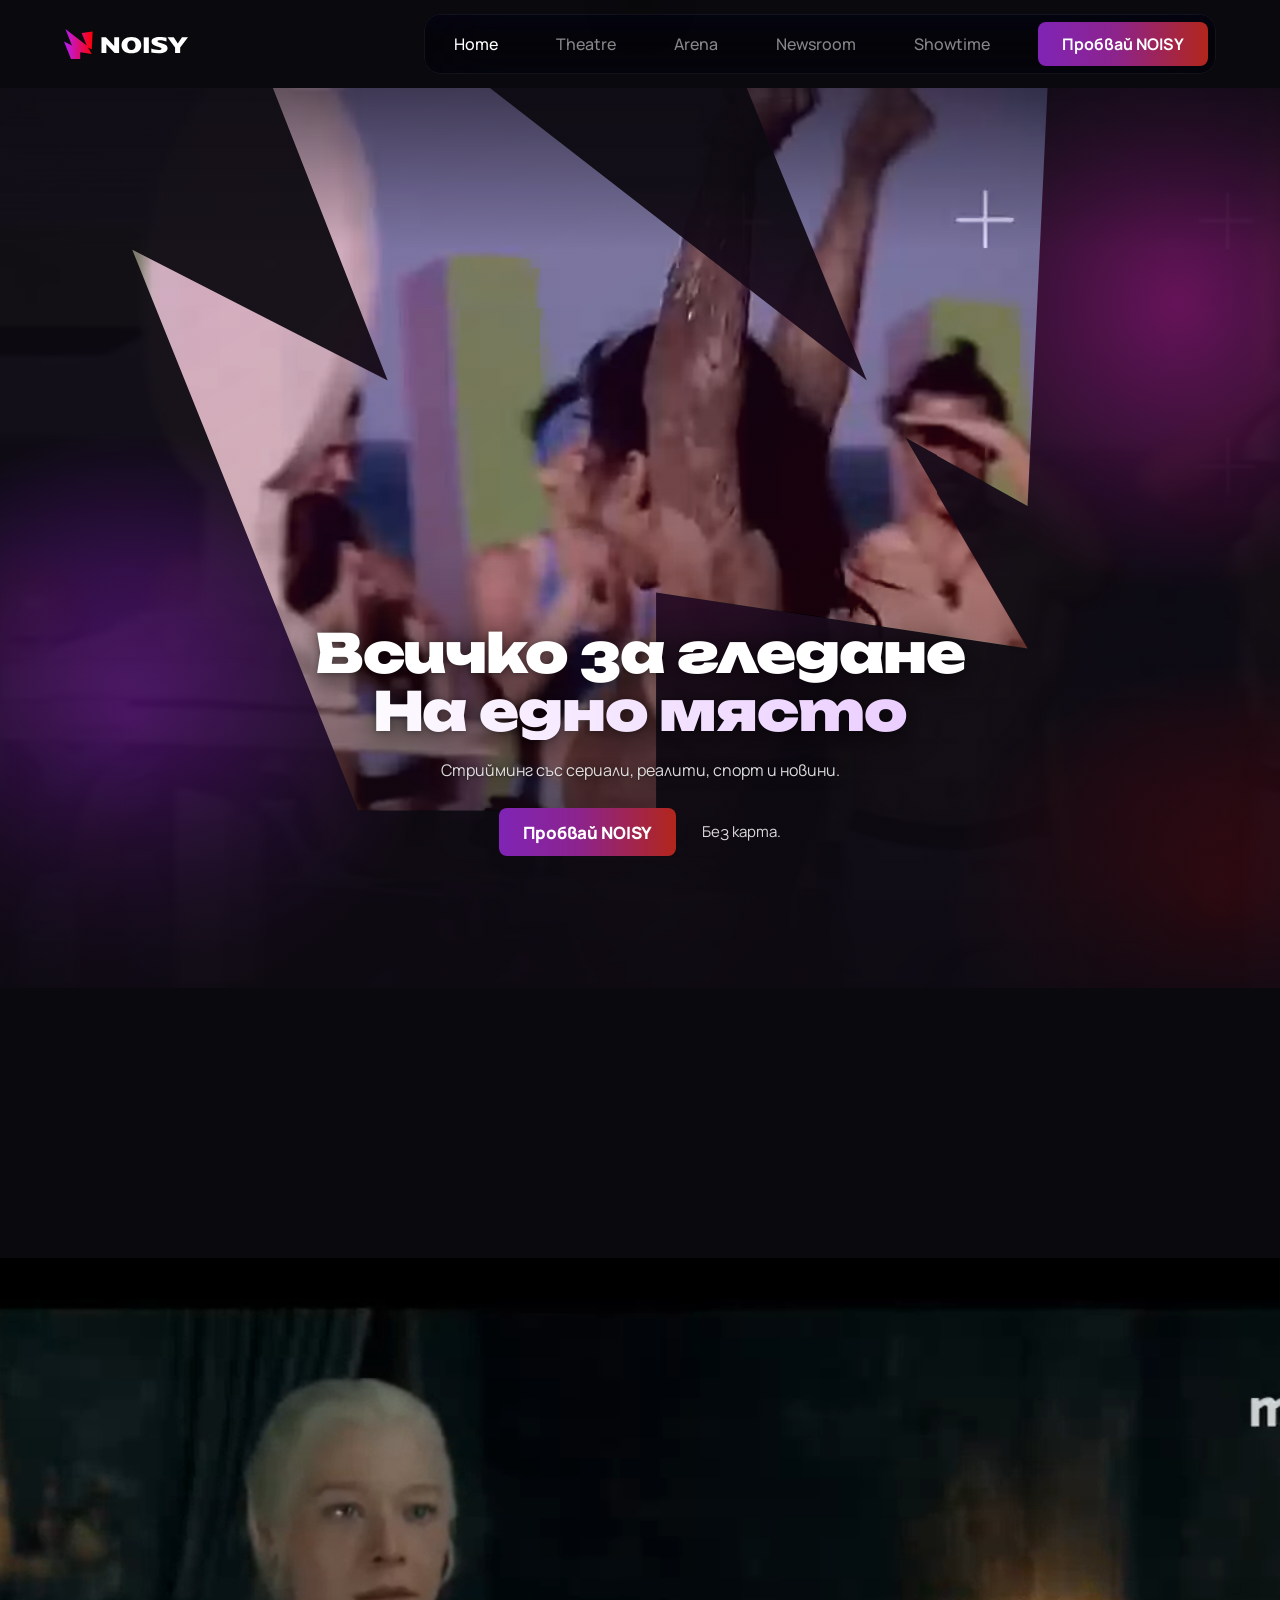
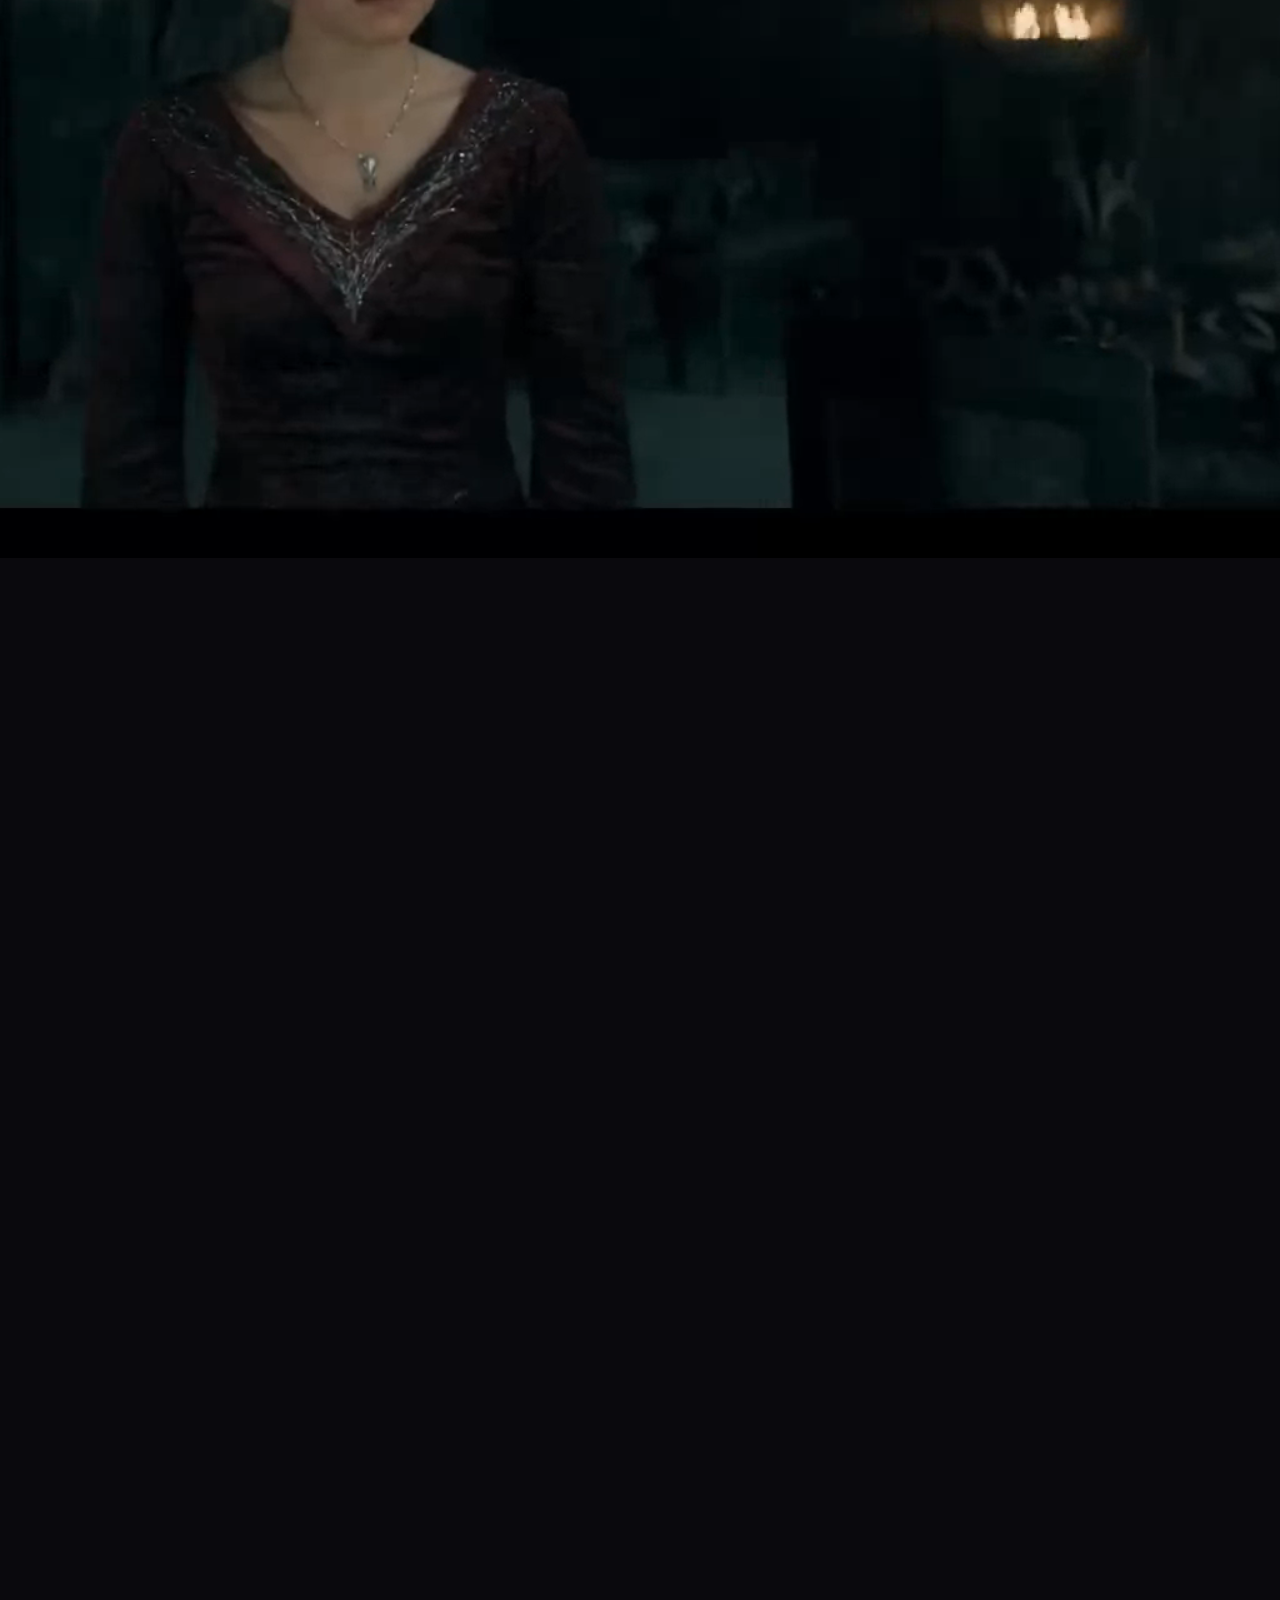
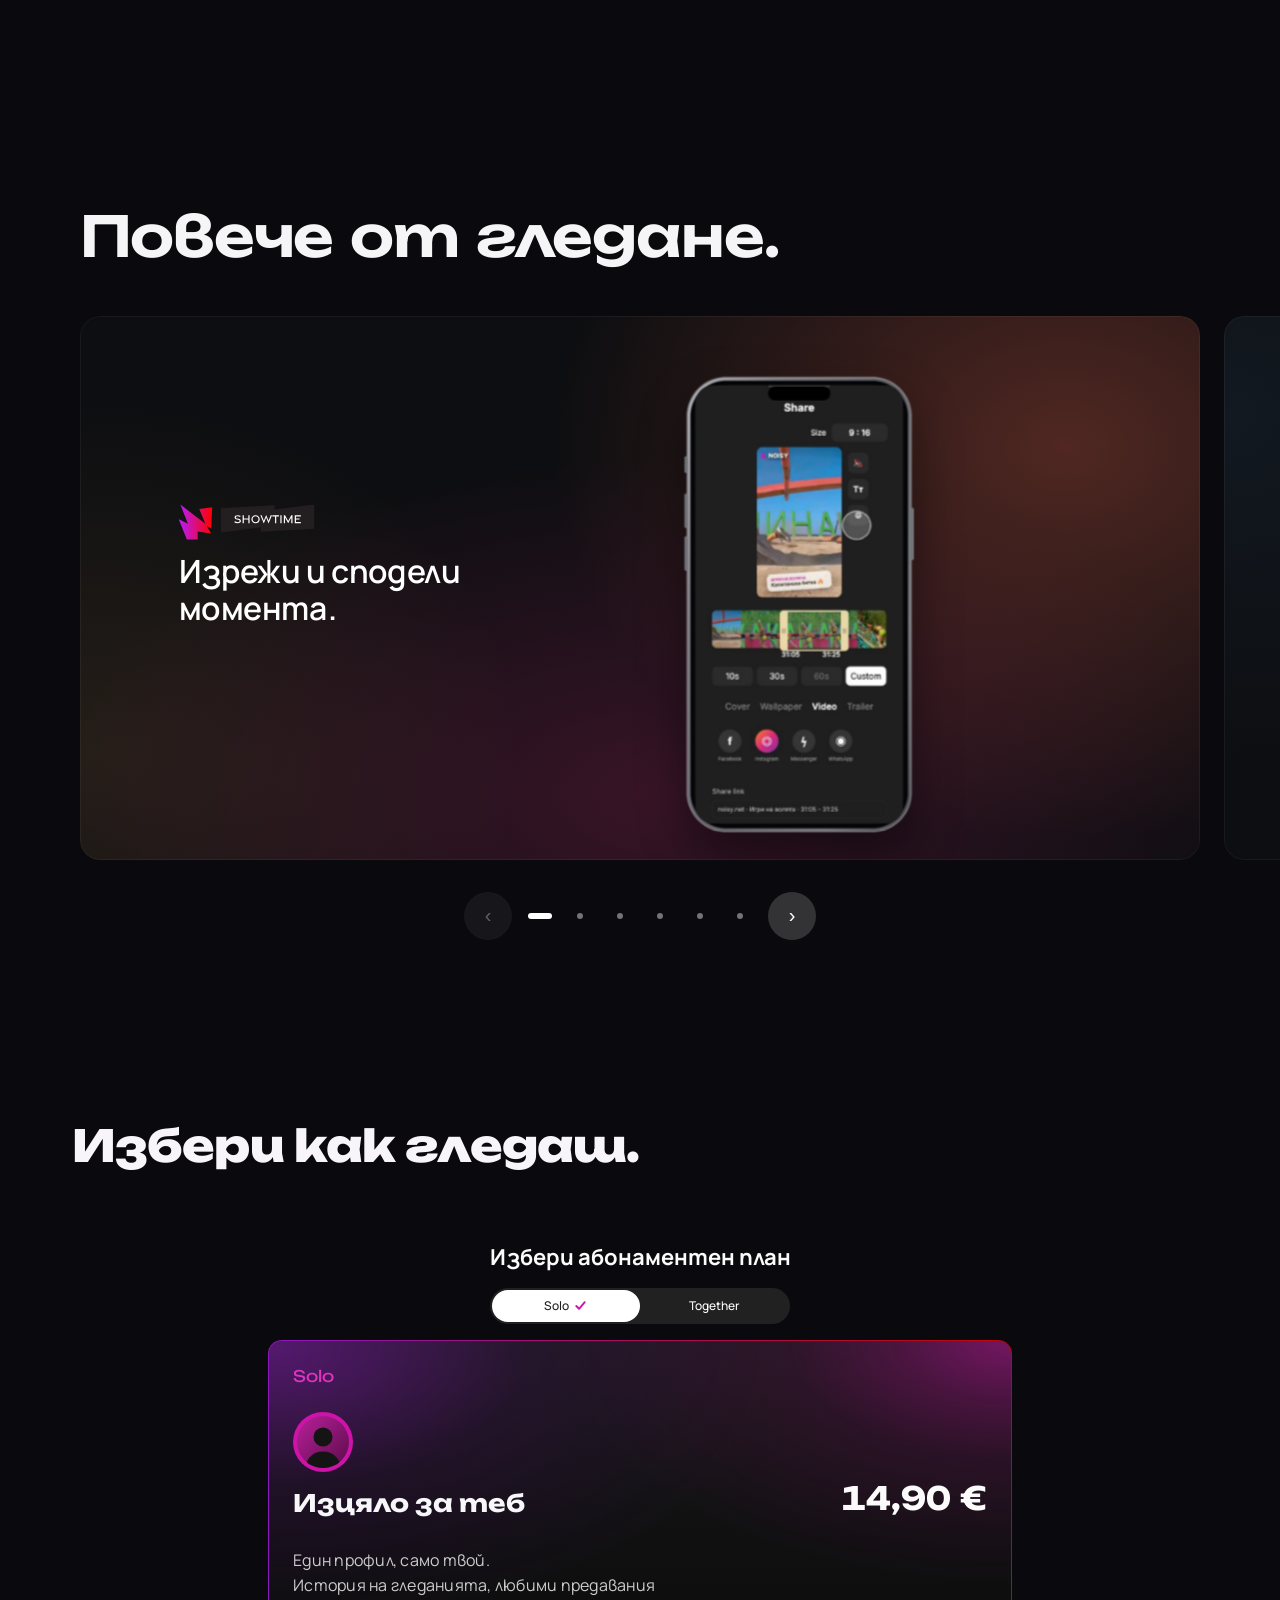
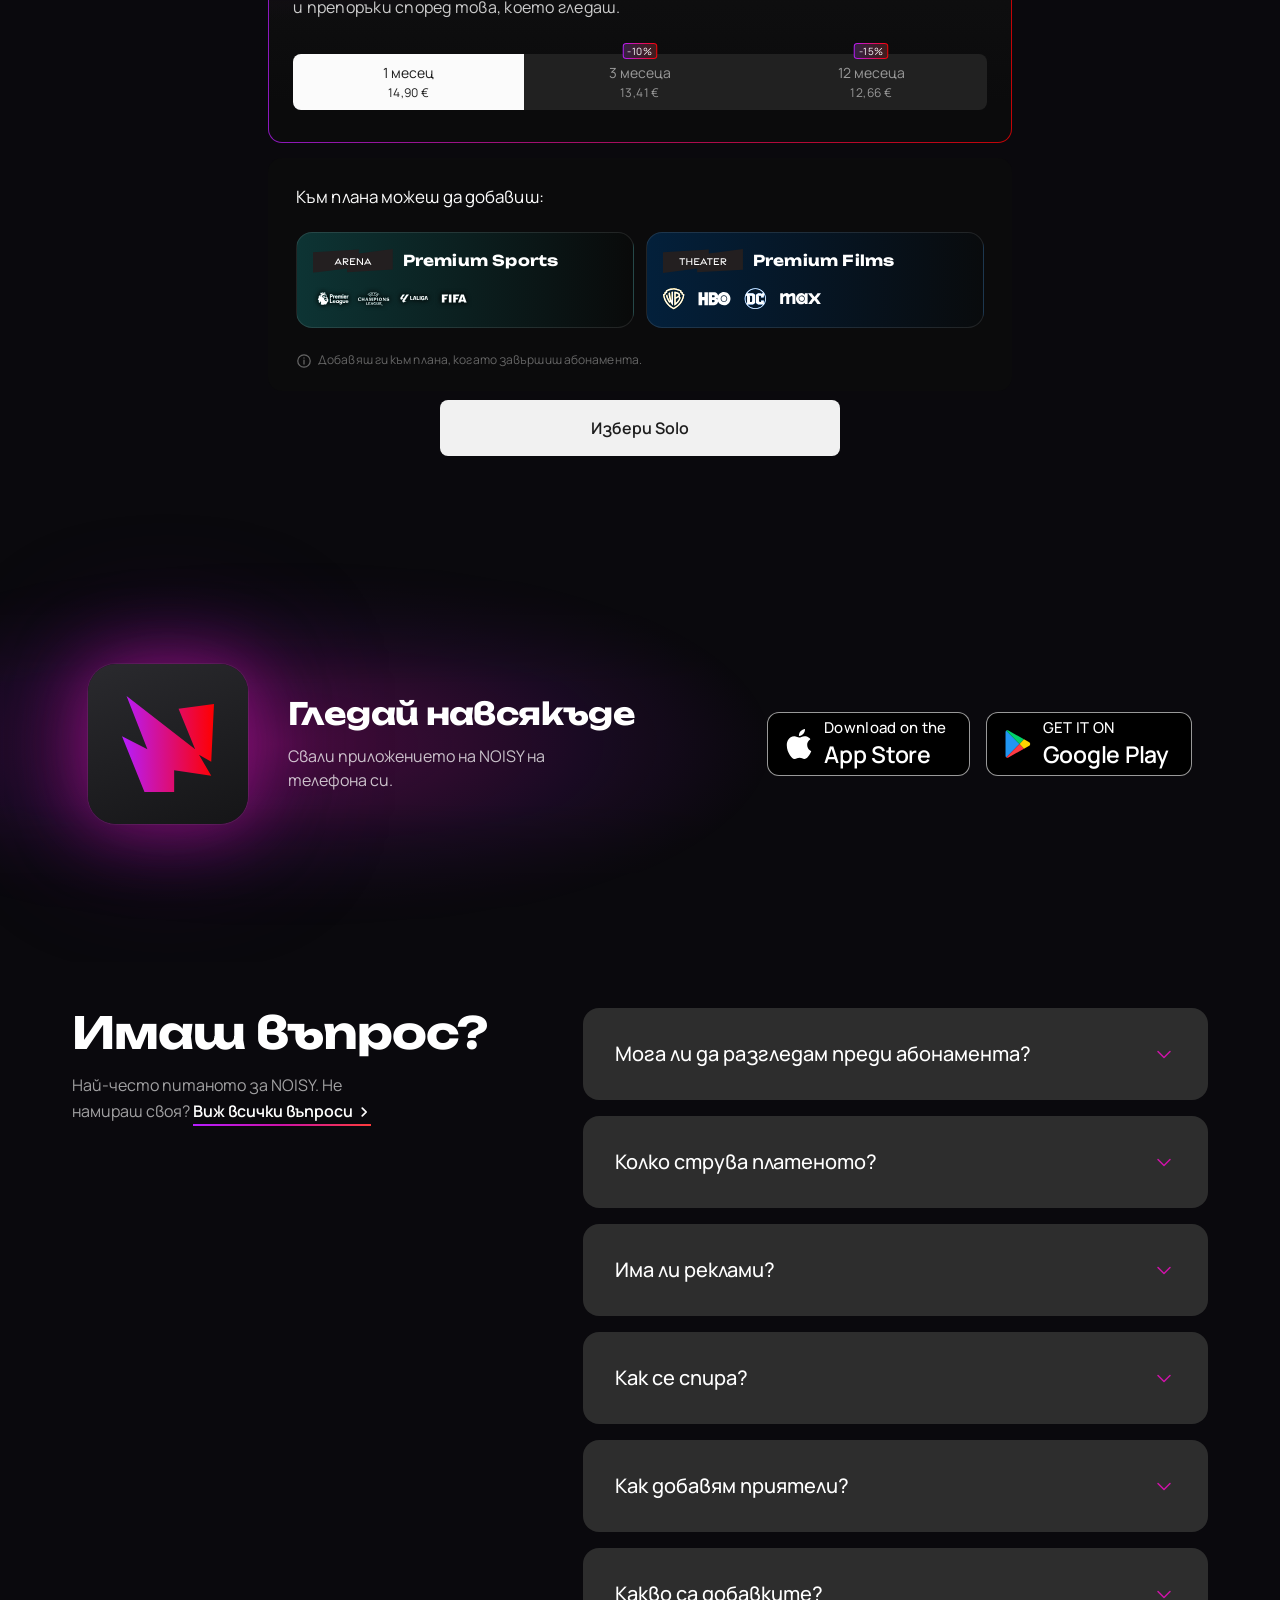
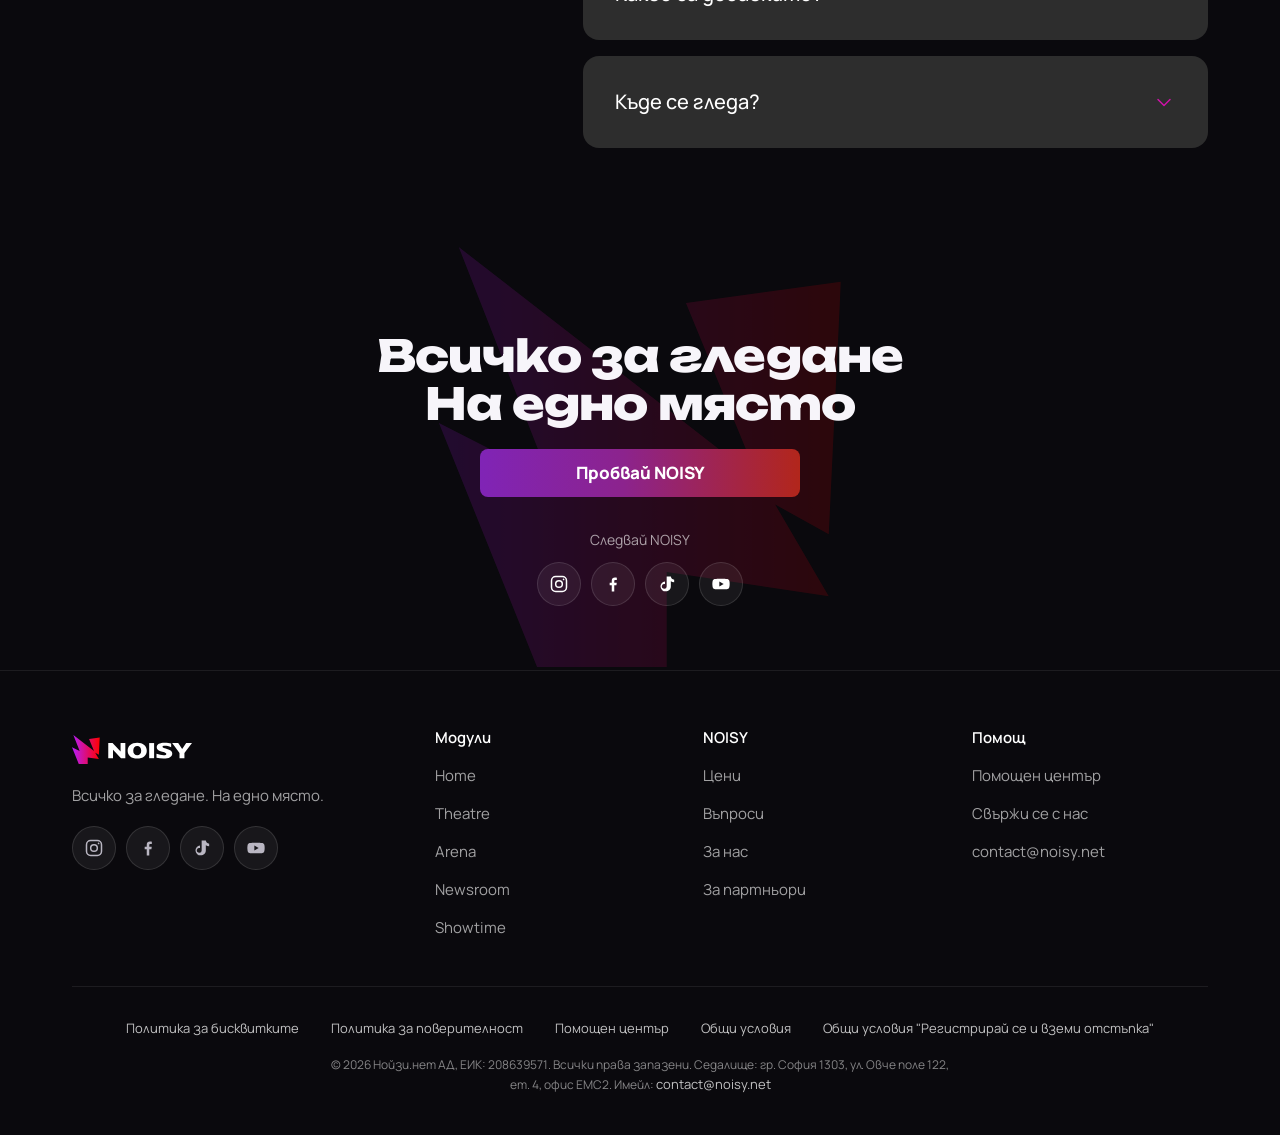
<file: index.html>
<!doctype html>
<html lang="bg">
<head><script>/* ако браузърът не пуска H.264 (напр. Chromium), видеата се зареждат като WebM */(function(){var t=document.createElement('video');if(t.canPlayType('video/mp4; codecs="avc1.42E01E"'))return;var sw=function(u){return typeof u=='string'?u.replace(/\.mp4(\?|#|$)/,'.webm$1'):u};var P=HTMLMediaElement.prototype,d=Object.getOwnPropertyDescriptor(P,'src');Object.defineProperty(P,'src',{get:d.get,set:function(u){d.set.call(this,sw(u))},configurable:true});var sa=Element.prototype.setAttribute;P.setAttribute=function(n,v){return sa.call(this,n,n==='src'?sw(v):v)};function fix(){[].forEach.call(document.querySelectorAll('video[src],video source[src]'),function(x){var s=x.getAttribute('src');if(/\.mp4/.test(s)){sa.call(x,'src',sw(s));var v=x.closest?x.closest('video'):x;if(v){v.load();if(v.autoplay){var p=v.play();if(p&&p.catch)p.catch(function(){})}}}})}document.addEventListener('DOMContentLoaded',fix)})();</script>
<meta charset="utf-8"><meta name="description" content="NOISY: сериали, реалити, спорт и новини на едно място. Без реклами."><meta name="theme-color" content="#0A090D"><link rel="icon" type="image/svg+xml" href="assets/symbol.svg"><meta property="og:title" content="NOISY"><meta property="og:description" content="Всичко за гледане на едно място."><meta property="og:image" content="vid/kap.jpg">
<link rel="icon" href="assets/logo.svg" type="image/svg+xml">
<meta name="viewport" content="width=device-width, initial-scale=1, viewport-fit=cover">
<title>NOISY · v28</title>
<meta name="description" content="Сериали и филми, реалити, спорт на живо и новини на едно място. Пробвай NOISY.">
<link rel="preconnect" href="https://fonts.googleapis.com">
<link rel="preconnect" href="https://fonts.gstatic.com" crossorigin>
<link href="https://fonts.googleapis.com/css2?family=Manrope:wght@400;500;600;700;800&family=Unbounded:wght@400;500;600;700&family=Roboto:wght@400&display=swap" rel="stylesheet">
<style>
/* NOISY v8 · по целия разговор от 05.10 + бележките на Коста от вечерта. Мобилно първо.
   Горе е съдържанието: интро → хиро (Apple галерията се подава отдолу) → телевизорът → плаващите клипове (като Netflix Ads)
   → функциите (Apple „Get the highlights“ с видео и истинските екрани от Figma) → споделяне → Showtime → рийлове скоро
   → цени → устройства → ЧЗВ → футър. Кадрите са за вътрешен мокъп (img/SOURCES.md, vid/SOURCES.md). */
:root{
  --bg:#0A090D;--bg2:#101016;--card:#18171E;--card2:#232229;
  --ink:#F7F5FA;--mute:rgba(247,245,250,.68);--dim:rgba(247,245,250,.46);--line:rgba(255,255,255,.1);--line2:rgba(255,255,255,.2);
  --magenta:#CE13A8;--red:#FF0000;
  --spectrum:linear-gradient(90deg,#B61DFF 0%,#CE13A8 33%,#FF0000 100%);
  --ease:cubic-bezier(.4,0,.6,1);--out:cubic-bezier(.2,.7,.2,1);
  --g:16px;
  color-scheme:dark;
}
@media (min-width:768px){:root{--g:32px}}
*{box-sizing:border-box}
html{-webkit-text-size-adjust:100%;scroll-behavior:smooth;overflow-x:clip}
body{margin:0;background:var(--bg);color:var(--ink);font-family:Manrope,system-ui,-apple-system,sans-serif;font-size:17px;line-height:1.5;overflow-x:clip;-webkit-font-smoothing:antialiased}
a{color:inherit;text-decoration:none}
button{font:inherit;color:inherit}
img,video{display:block;max-width:100%}
.num{font-family:Unbounded,Manrope,sans-serif;font-weight:700;font-variant-numeric:tabular-nums}
.w{max-width:1200px;margin:0 auto;padding:0 var(--g)}
:focus-visible{outline:2px solid #fff;outline-offset:3px;border-radius:8px}
.btn{display:inline-flex;align-items:center;justify-content:center;gap:8px;min-height:48px;padding:0 24px;border-radius:980px;border:0;cursor:pointer;font-weight:800;font-size:17px;white-space:nowrap;transition:transform .3s var(--ease),box-shadow .3s var(--ease),background .3s var(--ease)}
.btn-p{background:var(--spectrum);color:#fff}
.btn-p:hover{transform:translateY(-1px);box-shadow:0 12px 36px rgba(206,19,168,.4)}
.btn-s{background:rgba(255,255,255,.08);box-shadow:inset 0 0 0 1px var(--line2)}
.btn-s:hover{background:rgba(255,255,255,.14)}
.chip{display:inline-flex;align-items:center;gap:6px;height:28px;padding:0 11px;border-radius:980px;background:rgba(10,9,13,.62);font-size:12px;font-weight:700;white-space:nowrap;backdrop-filter:blur(12px);-webkit-backdrop-filter:blur(12px);box-shadow:inset 0 0 0 1px rgba(255,255,255,.14)}
.chip.live{background:var(--red);box-shadow:none}
.chip.free{background:#1F7A4D;box-shadow:none}
.chip.live::before{content:"";width:6px;height:6px;border-radius:50%;background:#fff;animation:pulse 1.6s var(--ease) infinite}
@keyframes pulse{50%{opacity:.3}}
.anchor{position:relative}
.sec{padding:88px 0 0}
@media (min-width:1024px){.sec{padding:128px 0 0}}
.kick{font-size:14px;font-weight:700;color:var(--mute);margin:0 0 10px}
.h2{font-size:32px;line-height:1.08;letter-spacing:-.02em;font-weight:800;margin:0}
.lead{font-size:17px;color:var(--mute);margin:12px 0 0;max-width:46ch}
@media (min-width:1024px){.h2{font-size:53px}.lead{font-size:19px}}
/* появяване при скрол (Лили: scroll-triggered reveals) */
/* появяване при скрол (Лили: scroll-triggered reveals). Мазно като Apple: дълга крива, малко движение, леко размазване, елементите влизат един след друг */
:root{--rev:cubic-bezier(.16,1,.3,1)}
.rv,.rvk > *{opacity:0;transform:translate3d(0,36px,0) scale(.985);filter:blur(6px);transition:opacity 1.1s var(--rev),transform 1.2s var(--rev),filter 1.1s var(--rev);transition-delay:calc(var(--d,0) * 1ms);will-change:opacity,transform}
.rv.in,.rvk.in > *{opacity:1;transform:none;filter:none}
.rv.d1{--d:90}.rv.d2{--d:180}.rv.d3{--d:270}
.rvk.in > :nth-child(2){--d:80}.rvk.in > :nth-child(3){--d:160}.rvk.in > :nth-child(4){--d:240}.rvk.in > :nth-child(5){--d:320}.rvk.in > :nth-child(6){--d:400}.rvk.in > :nth-child(7){--d:480}
/* телевизорът и каруселът се „отварят“ при влизане */
.grow{transform:scale(.92);opacity:.4;border-radius:28px;transition:transform 1.3s var(--rev),opacity 1s var(--rev)}
.grow.in{transform:none;opacity:1}
/* хирото леко се отдалечава, докато скролваш (само transform, без да тежи) */
.hin{transform:translate3d(0,calc(var(--hp,0) * -60px),0);opacity:calc(1 - var(--hp,0) * 1.2)}

/* ===== v9 · съобщения от групата, които изскачат отдясно (идеята от v5), по едно при влизане в секция ===== */
.toast{position:fixed;right:12px;bottom:92px;z-index:55;width:min(270px,calc(100vw - 96px));display:flex;gap:10px;align-items:flex-start;padding:10px 12px;border-radius:18px;background:rgba(20,20,24,.94);backdrop-filter:blur(14px);-webkit-backdrop-filter:blur(14px);box-shadow:0 14px 40px rgba(0,0,0,.55),inset 0 0 0 1px rgba(255,255,255,.1);transform:translateX(120%);opacity:0;transition:transform .6s cubic-bezier(.16,1,.3,1),opacity .4s;cursor:pointer}
.toast.on{transform:none;opacity:1}
.toast i{flex:none;width:34px;height:34px;border-radius:50%;display:grid;place-items:center;font-style:normal;font-size:16px;background:linear-gradient(135deg,#F58529,#DD2A7B,#8134AF)}
.toast b{display:block;font-size:12px;color:var(--mute)}
.toast span{display:block;font-size:14px;line-height:1.35}
.toast small{display:block;margin-top:2px;font-size:10px;color:var(--dim)}
@media (min-width:1024px){.toast{right:24px;bottom:110px;width:300px}}
/* ===== v9 · асистентът (мокъп на Fin от Intercom, отговорите са от ЧЗВ) ===== */
.fab{position:fixed;right:12px;bottom:16px;z-index:56;display:flex;align-items:center;gap:8px;height:52px;padding:0 18px 0 14px;border:0;border-radius:980px;background:#fff;color:#0A090D;font:inherit;font-size:14px;font-weight:800;box-shadow:0 12px 30px rgba(0,0,0,.45);cursor:pointer;transform:translateY(140%);transition:transform .5s cubic-bezier(.16,1,.3,1)}
.fab.on{transform:none}
.fab svg{width:22px;height:22px;fill:url(#gsp)}
.bot{position:fixed;right:12px;bottom:80px;z-index:57;width:min(380px,calc(100vw - 24px));height:min(560px,calc(100svh - 120px));display:flex;flex-direction:column;border-radius:22px;background:#15141A;box-shadow:0 30px 80px rgba(0,0,0,.6),inset 0 0 0 1px rgba(255,255,255,.1);overflow:hidden;transform:translateY(20px) scale(.96);transform-origin:100% 100%;opacity:0;pointer-events:none;transition:transform .45s cubic-bezier(.16,1,.3,1),opacity .3s}
.bot.on{transform:none;opacity:1;pointer-events:auto}
.bot header{display:flex;align-items:center;gap:10px;padding:14px 14px 12px;border-bottom:1px solid var(--line)}
.bot header .av{width:36px;height:36px;border-radius:50%;display:grid;place-items:center;background:var(--spectrum)}
.bot header .av svg{width:20px;height:20px;fill:#fff}
.bot header b{display:block;font-size:15px}.bot header small{font-size:12px;color:#7CFF9B}
.bot header button{margin-left:auto;appearance:none;border:0;width:44px;height:44px;border-radius:50%;background:rgba(255,255,255,.08);color:#fff;font-size:20px;cursor:pointer}
.bot .log{flex:1;overflow-y:auto;padding:14px;display:flex;flex-direction:column;gap:10px;overscroll-behavior:contain}
.bot .q,.bot .a{max-width:86%;padding:10px 14px;border-radius:18px;font-size:14px;line-height:1.45;animation:inUp .35s var(--out) both}
.bot .a{align-self:flex-start;background:#24232B}
.bot .q{align-self:flex-end;background:#3797F0}
.bot .a .rec{display:flex;gap:10px;align-items:center;margin-top:8px;padding:8px;border-radius:12px;background:#15141A;cursor:pointer}
.bot .a .rec img{width:56px;height:78px;border-radius:8px;object-fit:cover}
.bot .a .rec b{display:block;font-size:14px}.bot .a .rec small{font-size:12px;color:var(--mute)}
.bot .dots{align-self:flex-start;display:flex;gap:4px;padding:14px;border-radius:18px;background:#24232B}
.bot .dots i{width:7px;height:7px;border-radius:50%;background:rgba(255,255,255,.6);animation:dot 1s infinite}
.bot .dots i:nth-child(2){animation-delay:.15s}.bot .dots i:nth-child(3){animation-delay:.3s}
@keyframes dot{50%{transform:translateY(-4px);opacity:.4}}
.bot .sug{display:flex;gap:6px;overflow-x:auto;scrollbar-width:none;padding:0 14px 10px}
.bot .sug::-webkit-scrollbar{display:none}
.bot .sug button{flex:none;appearance:none;border:0;font:inherit;font-size:13px;font-weight:700;min-height:40px;padding:0 14px;border-radius:980px;background:rgba(255,255,255,.08);color:#fff;cursor:pointer;white-space:nowrap}
.bot form{display:flex;gap:8px;padding:10px 14px 14px;border-top:1px solid var(--line)}
.bot input{flex:1;min-width:0;height:44px;padding:0 14px;border-radius:980px;border:1px solid var(--line2);background:#0F0E13;color:#fff;font:inherit;font-size:16px}
.bot form button{appearance:none;border:0;width:44px;height:44px;border-radius:50%;background:var(--spectrum);color:#fff;font-size:18px;cursor:pointer}
.bot .note{padding:0 14px 8px;font-size:10px;color:var(--dim)}
/* ===== прогрес бар (Боби) ===== */
.progress{position:fixed;left:0;top:0;height:3px;width:100%;z-index:70;transform-origin:0 50%;transform:scaleX(0);background:var(--spectrum);opacity:0;transition:opacity .4s var(--ease)}
.progress.on{opacity:1}

/* ===== хедър: бутонът се качва тук при скрол ===== */
.hdr{position:sticky;top:0;z-index:50;transition:background .35s var(--ease),box-shadow .35s var(--ease)}
.hdr.solid{background:rgba(10,9,13,.86);backdrop-filter:blur(16px);-webkit-backdrop-filter:blur(16px);box-shadow:0 1px 0 var(--line)}
.hdr .w{display:flex;align-items:center;gap:20px;height:60px}
.hdr .logo img{height:24px;width:auto}
.hdr nav{display:none;gap:22px;font-size:14px;color:var(--mute)}
.hdr nav a{display:inline-flex;align-items:center;min-height:44px}
.hdr nav a:hover{color:var(--ink)}
.hdr .sp{flex:1}
.hdr .login{font-size:14px;font-weight:700;color:var(--mute);display:inline-flex;align-items:center;min-height:44px;padding:0 6px}
.hdr .cta{min-height:44px;height:44px;padding:0;max-width:0;overflow:hidden;font-size:14px;opacity:0;visibility:hidden;border:0;transform:translateY(-6px);pointer-events:none;transition:opacity .35s var(--ease),transform .35s var(--ease),max-width .45s var(--ease),padding .45s var(--ease),visibility 0s .45s}
.hdr.cta-on .cta{opacity:1;visibility:visible;transform:none;pointer-events:auto;max-width:220px;padding:0 16px;transition-delay:0s}
@media (min-width:1024px){.hdr nav{display:flex}.hdr .w{height:72px}}


/* ===== прогрес бар (Боби) ===== */
.progress{position:fixed;left:0;top:0;height:3px;width:100%;z-index:70;transform-origin:0 50%;transform:scaleX(0);background:var(--spectrum);opacity:0;transition:opacity .4s var(--ease)}
.progress.on{opacity:1}
/* ===== хедър: бутонът се качва тук при скрол ===== */
.hdr{position:sticky;top:0;z-index:50;transition:background .35s var(--ease),box-shadow .35s var(--ease)}
.hdr.solid{background:rgba(10,9,13,.86);backdrop-filter:blur(16px);-webkit-backdrop-filter:blur(16px);box-shadow:0 1px 0 var(--line)}
.hdr .w{display:flex;align-items:center;gap:20px;height:60px}
.hdr .logo img{height:24px;width:auto}
.hdr nav{display:none;gap:22px;font-size:14px;color:var(--mute)}
.hdr nav a{display:inline-flex;align-items:center;min-height:44px}
.hdr nav a:hover{color:var(--ink)}
.hdr .sp{flex:1}
.hdr .login{font-size:14px;font-weight:700;color:var(--mute);display:inline-flex;align-items:center;min-height:44px;padding:0 6px}
.hdr .cta{min-height:44px;height:44px;padding:0 16px;font-size:14px;opacity:0;transform:translateY(-6px);pointer-events:none;transition:opacity .35s var(--ease),transform .35s var(--ease)}
.hdr.cta-on .cta{opacity:1;transform:none;pointer-events:auto}
@media (min-width:1024px){.hdr nav{display:flex}.hdr .w{height:72px}}

/* ===== 1 · ХИРО: без лого, без видео. Отдолу се подава телевизорът (~20% от екрана на телефона) ===== */
.hero{position:relative;text-align:center;padding:16px 0 8px;isolation:isolate;min-height:calc(80svh - 96px);display:flex;flex-direction:column;justify-content:center;overflow:hidden}
.hero .glow{position:absolute;inset:-10% -20% auto;height:640px;z-index:-1;filter:blur(80px);opacity:.7;background:radial-gradient(40% 50% at 30% 40%,rgba(206,19,168,.55),transparent 70%),radial-gradient(40% 50% at 70% 45%,rgba(160,10,50,.55),transparent 70%)}
.hero .adtag{display:none;margin:0 auto 16px}
.hero[data-from] .adtag{display:inline-flex}
.hero h1{font-size:38px;line-height:1.08;letter-spacing:-.025em;font-weight:800;margin:0 auto;max-width:none;text-wrap:balance}
.hero .sub{font-size:17px;color:rgba(247,245,250,.8);margin:16px auto 0;max-width:33ch}
.hero .ctas{display:flex;flex-direction:column;align-items:center;gap:10px;margin-top:28px}
.hero .ctas .btn{width:100%;max-width:320px}
.hero .fine{font-size:14px;color:var(--mute)}
@media (min-width:1024px){.hero{min-height:calc(74svh - 72px);padding-top:40px}.hero h1{font-size:80px;max-width:13ch}.hero .sub{font-size:21px;max-width:44ch}.hero .ctas{flex-direction:row;justify-content:center}.hero .ctas .btn{width:auto}}

/* ===== 2 · ТЕЛЕВИЗОРЪТ (от v5): табовете с розовите точки, всяка плочка се пуска ===== */
.mods{padding-top:8px}
.mods #frame{margin-top:12px!important}
/* ===== v5 · интерактивният телевизор: истински екрани, преглед 12 сек, после „Продължи да гледаш“ ===== */
#frame{position:relative}
#frame .tv{aspect-ratio:16/9;border:6px solid #26252B;border-radius:18px;transform:none!important;transition:none}
.tvui{position:absolute;inset:0;display:flex;flex-direction:column;background:#0B0A0F;text-align:left}
.tbar{display:flex;align-items:center;gap:22px;height:64px;padding:0 26px;flex:none}
.tbar img{height:22px;width:auto}
.tbar nav{display:flex;gap:6px}
.tbar nav button{appearance:none;border:0;background:none;color:var(--mute);font-size:17px;font-weight:600;padding:9px 16px;border-radius:980px;cursor:pointer;position:relative;transition:background .3s var(--ease),color .3s var(--ease)}
.tbar nav button:hover{color:#fff;background:rgba(255,255,255,.08)}
.tbar nav button.on{color:#fff;background:rgba(255,255,255,.16)}
.tbar nav button i{position:absolute;right:6px;top:6px;width:7px;height:7px;border-radius:50%;background:var(--magenta);box-shadow:0 0 0 0 rgba(206,19,168,.7);animation:ping 1.8s infinite}
.tbar nav button.on i{display:none}
@keyframes ping{0%{box-shadow:0 0 0 0 rgba(206,19,168,.7)}70%{box-shadow:0 0 0 10px rgba(206,19,168,0)}100%{box-shadow:0 0 0 0 rgba(206,19,168,0)}}
.tsp{flex:1}.ttime{font-weight:700;font-size:17px}
.tscreens{position:relative;flex:1;overflow:hidden}
.tscr{position:absolute;inset:0;padding:0 20px 18px;display:flex;flex-direction:column;gap:14px;opacity:0;transform:translateX(24px);transition:opacity .45s var(--ease),transform .55s var(--out);pointer-events:none;overflow:hidden}
.tscr.on{opacity:1;transform:none;pointer-events:auto}
.tban{position:relative;flex:0 0 52%;border-radius:14px;overflow:hidden;isolation:isolate;cursor:pointer}
.tban video,.tban img{position:absolute;inset:0;width:100%;height:100%;object-fit:cover;z-index:-2}
.tban video{transform:scale(1.14);transform-origin:20% 80%}
.tban::after{content:"";position:absolute;inset:0;z-index:-1;background:linear-gradient(90deg,rgba(11,10,15,.92) 0%,rgba(11,10,15,.45) 42%,transparent 70%)}
.tbc{position:absolute;left:28px;bottom:26px}
.tbc .chip{height:26px;font-size:12px}
.tbc h3{font-size:40px;line-height:1.05;margin:12px 0 4px;letter-spacing:-.02em}
.tbc p{font-size:14px;color:var(--mute);margin:0}
.tbb{display:flex;gap:8px;margin-top:16px}
.tbb span{font-size:14px;font-weight:800;padding:10px 18px;border-radius:980px}
.tbb .b1{background:#fff;color:#0A090D;position:relative}
.tbb .b2{background:rgba(255,255,255,.16)}
.pulse{animation:glow 1.6s var(--ease) infinite}
@keyframes glow{0%,100%{box-shadow:0 0 0 0 rgba(255,255,255,.6)}50%{box-shadow:0 0 0 10px rgba(255,255,255,0)}}
.trow small{display:block;font-size:14px;font-weight:700;color:var(--mute);margin:0 0 8px}
.tcards{display:grid;grid-template-columns:repeat(5,minmax(0,1fr));gap:10px}
.tcards.p8{grid-template-columns:repeat(8,minmax(0,1fr))}
.tcards.v6{grid-template-columns:repeat(6,minmax(0,1fr))}
.tc{position:relative;aspect-ratio:16/9;border-radius:9px;overflow:hidden;cursor:pointer;background:#1a1920 center/cover no-repeat;transition:transform .3s var(--out),box-shadow .3s var(--ease)}
.tc:hover{transform:scale(1.05);box-shadow:0 0 0 2px #fff,0 12px 30px rgba(0,0,0,.5);z-index:2}
.tc.p{aspect-ratio:2/3}.tc.v{aspect-ratio:9/14}
.tc b{position:absolute;left:0;bottom:0;height:4px;background:var(--magenta)}
.tc em{position:absolute;right:6px;bottom:6px;font-style:normal;font-size:12px;font-weight:800;background:rgba(0,0,0,.65);padding:3px 7px;border-radius:6px}
.tc span{position:absolute;left:8px;bottom:8px;right:8px;font-size:12px;font-weight:700;text-shadow:0 2px 8px rgba(0,0,0,.9)}
.tc.v::after,.tc.p::after{content:"";position:absolute;inset:0;background:linear-gradient(transparent 55%,rgba(0,0,0,.75))}
.tc.v span,.tc.p span{z-index:1}
.tc.hot{box-shadow:0 0 0 3px var(--magenta);animation:hot 1.5s var(--ease) infinite}
@keyframes hot{50%{box-shadow:0 0 0 3px var(--magenta),0 0 26px 6px rgba(206,19,168,.55)}}
/* Arena */
.tarena{flex:1;display:grid;grid-template-columns:minmax(0,1fr) 300px;gap:14px;min-height:0}
.tarena .tban{flex:none;height:100%}
.tside{border-radius:14px;background:#15141B;padding:18px;display:flex;flex-direction:column;gap:12px;font-size:12px}
.tside .sc{display:flex;justify-content:space-between;align-items:center;font-weight:700;font-size:14px}
.tside .num{font-size:40px}
.tside .stat{font-size:12px}
.tside .ev{font-size:12px}
.tside .next{margin-top:auto;display:grid;grid-template-columns:1fr 1fr;gap:8px}
/* Newsroom */
.tnews{flex:1;display:grid;grid-template-columns:1.25fr 1fr;gap:14px;min-height:0}
.tnews .tban{flex:none;height:100%}
.tlist{display:flex;flex-direction:column;gap:8px}
.tli{display:flex;gap:12px;align-items:center;padding:12px;border-radius:12px;background:#15141B;cursor:pointer;transition:background .3s}
.tli:hover{background:#201F27}
.tli svg{width:40px;height:40px;flex:none}
.tli b{display:block;font-size:14px}.tli small{font-size:12px;color:var(--mute)}
/* плейърът */
.tplayer{position:absolute;inset:0;z-index:10;background:#000;opacity:0;pointer-events:none;transition:opacity .45s var(--ease)}
.tplayer.on{opacity:1;pointer-events:auto}
.tplayer video,.tplayer img{position:absolute;inset:0;width:100%;height:100%;object-fit:cover}
.tplayer img.kb{animation:kb 12s linear forwards}
@keyframes kb{from{transform:scale(1)}to{transform:scale(1.14)}}
.tplayer::after{content:"";position:absolute;inset:0;background:linear-gradient(180deg,rgba(0,0,0,.5),transparent 20%,transparent 70%,rgba(0,0,0,.85));pointer-events:none}
.ptopbar{position:absolute;left:22px;right:22px;top:20px;display:flex;justify-content:space-between;align-items:center;z-index:2}
.px{appearance:none;border:0;width:44px;height:44px;border-radius:50%;background:rgba(0,0,0,.55);font-size:24px;cursor:pointer}
.pfoot{position:absolute;left:28px;right:28px;bottom:24px;z-index:2}
.ptitle{font-size:28px;font-weight:800;margin-bottom:12px}
.pbar{height:5px;border-radius:980px;background:rgba(255,255,255,.25);overflow:hidden}
.pbar i{display:block;height:100%;width:0;background:var(--spectrum)}
.ptimes{display:flex;justify-content:space-between;font-size:12px;color:var(--mute);margin-top:8px}
.tgate{position:absolute;inset:0;z-index:5;display:grid;place-items:center;background:rgba(6,5,8,.72);backdrop-filter:blur(14px);-webkit-backdrop-filter:blur(14px);opacity:0;pointer-events:none;transition:opacity .5s var(--ease)}
.tgate.on{opacity:1;pointer-events:auto}
.gbox{text-align:center;transform:translateY(16px) scale(.97);transition:transform .6s var(--out)}
.tgate.on .gbox{transform:none}
.gk{font-size:17px;color:var(--mute);margin:0}
.gbox h3{font-size:48px;line-height:1.05;margin:6px 0 10px;letter-spacing:-.02em}
.gs{font-size:17px;color:rgba(247,245,250,.82);margin:0 0 24px}
.gbtns{display:flex;gap:10px;justify-content:center;flex-wrap:wrap}
.gf{font-size:12px;color:var(--dim);margin:16px 0 0}
/* подсказката */
.hint{position:absolute;left:50%;top:-24px;transform:translate(-50%,-100%);display:inline-flex;align-items:center;gap:10px;padding:10px 18px;border-radius:980px;background:rgba(206,19,168,.16);box-shadow:inset 0 0 0 1px rgba(206,19,168,.6);font-size:14px;font-weight:700;white-space:nowrap;transition:opacity .4s var(--ease);animation:bob 2.2s ease-in-out infinite}
.hint .dot{width:9px;height:9px;border-radius:50%;background:var(--magenta);animation:ping 1.8s infinite}
.hint.gone{opacity:0;pointer-events:none}
@keyframes bob{50%{transform:translate(-50%,calc(-100% - 6px))}}
.tvcap{font-size:14px;color:var(--mute);margin:18px 0 0}
@media (max-width:900px){
  #frame .tv{aspect-ratio:3/4}
  .tbar{height:58px;gap:10px;padding:0 8px}.tbar img{display:none}.tbar nav{gap:2px}.tbar nav button{font-size:12px;padding:0 8px;min-height:44px}.ttime{display:none}
  .tscr{padding:0 10px 10px;gap:10px;overflow-y:auto}
  .tban{flex:0 0 44%}.tbc{left:16px;bottom:16px}.tbc h3{font-size:24px}.tbb span{font-size:12px;padding:8px 12px}
  .tcards,.tcards.p8,.tcards.v6{grid-template-columns:repeat(3,minmax(0,1fr))}
  .tcards > :nth-child(n+7){display:none}
  .tarena,.tnews{grid-template-columns:minmax(0,1fr);overflow-y:auto}.tarena .tban,.tnews .tban{height:220px}
  .gbox h3{font-size:28px}.gs{font-size:14px;padding:0 16px}.ptitle{font-size:17px}
  .hint{font-size:12px;top:-16px}
}

#frame{margin:56px auto 0;width:min(1180px,calc(100% - 2*var(--g)))}
.nudge{display:flex;align-items:center;justify-content:space-between;gap:14px;flex-wrap:wrap;margin:16px auto 0;width:min(1180px,calc(100% - 2*var(--g)));padding:14px 18px;border-radius:18px;background:rgba(206,19,168,.12);box-shadow:inset 0 0 0 1px rgba(206,19,168,.45);opacity:0;transform:translateY(10px);pointer-events:none;transition:opacity .5s var(--ease),transform .5s var(--out)}
.nudge.on{opacity:1;transform:none;pointer-events:auto}
.nudge p{margin:0;font-weight:700}
.tbar nav button.next{color:#fff;box-shadow:0 0 0 2px var(--magenta);animation:nextp 1.4s var(--ease) infinite}
@keyframes nextp{50%{box-shadow:0 0 0 2px var(--magenta),0 0 18px 4px rgba(206,19,168,.55)}}
@media (max-width:900px){#frame .tv{aspect-ratio:9/14}.tban{flex:0 0 40%}}


/* v8 · телефон: без вътрешен вертикален скрол (не спира страницата), редовете са хоризонтални ленти с по-големи карти */
@media (max-width:900px){
 #frame .tv{aspect-ratio:auto;height:600px}
 .tscr{overflow:hidden;padding:0 0 12px;gap:12px}
 .tscr > .tban,.tarena .tban,.tnews .tban{flex:none;height:220px;margin:0 10px}
 .trow small{padding:0 10px}
 .tcards,.tcards.p8,.tcards.v6{display:grid;grid-auto-flow:column;grid-template-columns:none;grid-auto-columns:44%;gap:8px;overflow-x:auto;overscroll-behavior-x:contain;scroll-snap-type:x mandatory;scrollbar-width:none;padding:0 10px;scroll-padding:0 10px;touch-action:pan-x pan-y}
 .tcards::-webkit-scrollbar{display:none}
 .tcards > *{scroll-snap-align:start}
 .tcards > :nth-child(n+7){display:block}
 .tcards{grid-auto-columns:min(46%,180px)}
 .tcards.p8{grid-auto-columns:38%}
 .tcards.v6{grid-auto-columns:38%}
 .tc span{font-size:12px}
 .tc em{font-size:12px;right:6px;bottom:6px}
 .tarena,.tnews{display:flex;flex-direction:column;gap:10px;overflow:hidden}
 .tside{margin:0 10px;padding:12px 14px;gap:6px}
 .tside .num{font-size:28px}
 .tside .next{grid-template-columns:1fr 1fr;gap:8px;margin-top:4px}
 .tside .next .tc{aspect-ratio:16/9}
 .tlist{padding:0 10px;gap:6px}
 .tli{padding:10px}
}
/* Showtime в телевизора: Reality Pulse (какво стана снощи, по ивенти) */
.rp{display:flex;flex-direction:column;gap:10px;height:100%;min-height:0}
.rpc{display:flex;gap:6px;overflow-x:auto;scrollbar-width:none;flex:none}
.rpc::-webkit-scrollbar{display:none}
.rpc button{appearance:none;border:0;font:inherit;font-size:14px;font-weight:700;white-space:nowrap;min-height:40px;padding:0 14px;border-radius:980px;background:rgba(255,255,255,.08);color:var(--mute);cursor:pointer}
.rpc button.on{background:#fff;color:#0A090D}
.rph{display:flex;align-items:baseline;gap:8px;flex:none;flex-wrap:wrap}
.rph small{font-size:14px;font-weight:800;color:var(--mute)}
.rph b{font-size:32px;line-height:1}
.rph span{font-size:17px;font-weight:800}
.rph em{font-style:normal;font-size:12px;color:var(--mute);margin-left:auto}
.rpl{display:grid;gap:8px;flex:1;min-height:0;grid-template-rows:repeat(3,minmax(0,1fr))}
.rpe{position:relative;border-radius:12px;overflow:hidden;background:#15141B center/cover;cursor:pointer;transition:box-shadow .4s var(--ease),transform .4s var(--out)}
.rpe::after{content:"";position:absolute;inset:0;background:linear-gradient(90deg,rgba(0,0,0,.75),rgba(0,0,0,.1) 70%)}
.rpe.live{box-shadow:0 0 0 2px var(--magenta),0 0 22px rgba(206,19,168,.45)}
.rpe .rl{position:absolute;left:10px;bottom:10px;z-index:1;display:flex;align-items:center;gap:8px;font-size:14px;font-weight:700}
.rpe .rl svg{width:30px;height:30px;padding:6px;border-radius:8px;background:rgba(0,0,0,.55);stroke:#fff;stroke-width:1.8;fill:none;stroke-linecap:round;stroke-linejoin:round}
.rpe em{position:absolute;right:10px;bottom:12px;z-index:1;font-style:normal;font-size:12px;font-weight:800;color:#FF5FC4}
.rpe .w{position:absolute;right:10px;top:10px;z-index:1;font-size:10px;font-weight:800;letter-spacing:.04em;padding:4px 8px;border-radius:6px;background:#fff;color:#0A090D}
.rpe .pi{position:absolute;left:50%;top:50%;width:30px;height:30px;margin:-15px 0 0 -15px;border-radius:50%;background:rgba(10,9,13,.55);box-shadow:inset 0 0 0 1.5px rgba(255,255,255,.85);z-index:2;pointer-events:none;animation:piP 2s var(--ease) infinite}
.rpe .pi::before{content:"";position:absolute;left:12px;top:9px;border-style:solid;border-width:6px 0 6px 9px;border-color:transparent transparent transparent #fff}
.rpe.tour{transform:scale(1.02)}
.tscr.on.enter[data-s="showtime"] .rpe{animation:inRise .6s cubic-bezier(.3,1.5,.5,1) both;animation-delay:calc(var(--i,0)*90ms + .1s)}
.tscr.on.enter[data-s="showtime"] .rph{animation:inUp .5s var(--out) both}
@media (max-width:900px){.rp{padding:0 10px}}
@media (min-width:901px){.rpl{grid-template-rows:none;grid-template-columns:repeat(3,minmax(0,1fr));flex:none;aspect-ratio:3.4/1}.rph b{font-size:48px}.rpe .rl{font-size:17px}}
/* Theatre в телевизора: по Figma (Theater Home, sm-393): банер с „Гледай“, отметка и споделяне, редът с постерите с оценки, Theatre Premium */
.th{display:flex;flex-direction:column;gap:10px;height:100%;min-height:0}
.thero{position:relative;flex:none;height:176px;border-radius:12px;overflow:hidden;cursor:pointer;isolation:isolate}
.thero video{position:absolute;inset:0;width:100%;height:100%;object-fit:cover;z-index:-2}
.thero::after{content:"";position:absolute;inset:0;z-index:-1;background:linear-gradient(0deg,rgba(11,10,15,.95),rgba(11,10,15,.2) 60%,transparent),linear-gradient(90deg,rgba(11,10,15,.6),transparent 60%)}
.thc{position:absolute;left:14px;right:14px;bottom:22px}
.tlogo{margin:0;font-size:28px;line-height:1;font-weight:800;letter-spacing:-.02em;text-transform:uppercase;text-shadow:0 4px 18px rgba(0,0,0,.7)}
.thc p{margin:4px 0 10px;font-size:12px;color:var(--mute)}
.tha{display:flex;align-items:center;gap:16px}
.wn{display:inline-flex;align-items:center;justify-content:center;height:40px;padding:0 28px;border-radius:8px;background:#F2F2F2;color:#141414;font-size:14px;font-weight:600}
.tha svg{width:22px;height:22px;stroke:#fff;fill:none;stroke-width:1.6;stroke-linejoin:round;stroke-linecap:round}
.dash{position:absolute;left:0;right:0;bottom:8px;display:flex;justify-content:center;gap:5px}
.dash i{width:16px;height:3px;border-radius:3px;background:rgba(255,255,255,.3)}.dash i.on{background:#fff}
.tht{margin:2px 0 0;font-size:17px;font-weight:600;flex:none}
.tpr{display:grid;grid-auto-flow:column;grid-auto-columns:36%;gap:10px;overflow-x:auto;scrollbar-width:none;scroll-snap-type:x mandatory;overscroll-behavior-x:contain}
.tpr::-webkit-scrollbar{display:none}
.tp{scroll-snap-align:start;cursor:pointer;min-width:0}
.tpr .tp:first-child{grid-column:span 1}.tpr{grid-template-columns:min(38%,140px)}
.tp:first-child .po{box-shadow:0 0 0 2px #fff}
@media (min-width:901px){.tpr{grid-template-columns:calc((100% - 60px)/7 * 1.3)}}
.tp .po{position:relative;aspect-ratio:2/3;border-radius:8px;background:#15141B center/cover;transition:transform .3s var(--out),box-shadow .3s var(--ease)}
.tp.tour .po,.tp:hover .po{transform:translateY(-3px);box-shadow:0 0 0 2px #fff,0 12px 28px rgba(0,0,0,.5)}
.tp .bm{position:absolute;right:6px;top:6px;width:18px;height:18px;stroke:#fff;fill:rgba(0,0,0,.25);stroke-width:1.6;stroke-linejoin:round}
.tp .aw{position:absolute;left:6px;top:6px;font-size:10px;font-weight:700;padding:3px 7px;border-radius:6px;background:rgba(0,0,0,.65);white-space:nowrap}
.tp .ne{position:absolute;left:6px;top:6px;font-size:10px;font-weight:800;padding:3px 7px;border-radius:6px;background:var(--magenta)}
.tp .pi{position:absolute;left:50%;top:50%;width:30px;height:30px;margin:-15px 0 0 -15px;border-radius:50%;background:rgba(10,9,13,.55);box-shadow:inset 0 0 0 1.5px rgba(255,255,255,.85);pointer-events:none;animation:piP 2s var(--ease) infinite}
.tp .pi::before{content:"";position:absolute;left:12px;top:9px;border-style:solid;border-width:6px 0 6px 9px;border-color:transparent transparent transparent #fff}
.tp .sc{display:flex;align-items:center;gap:5px;margin-top:6px;font-size:12px;font-weight:600;white-space:nowrap}
.tp .rt{display:inline-grid;place-items:center;width:15px;height:15px;border-radius:50%;background:#FA320A;font-size:6px;font-weight:900;letter-spacing:-.02em}
.tp small{display:block;margin-top:1px;font-size:12px;color:var(--mute);white-space:nowrap;overflow:hidden;text-overflow:ellipsis}
.tprem{scroll-snap-align:start;align-self:start;aspect-ratio:2/3;border-radius:8px;padding:12px;display:flex;flex-direction:column;justify-content:flex-end;gap:4px;background:linear-gradient(165deg,#4A1450,#22091E 55%,#5A0D1F);box-shadow:inset 0 0 0 1px rgba(255,255,255,.12)}
.tprem svg{width:22px;height:22px;stroke:#fff;fill:none;stroke-width:1.5;stroke-linejoin:round;margin-bottom:auto}
.tprem b{font-size:14px;line-height:1.15}
.tprem span{font-size:12px;line-height:1.3;color:var(--mute)}
.tprem em{font-style:normal;margin-top:6px;align-self:flex-start;font-size:12px;font-weight:800;padding:6px 10px;border-radius:980px;background:var(--spectrum)}
.tscr.on.enter[data-s="theatre"] .thero{animation:inCurtain .8s var(--out) both}
.tscr.on.enter[data-s="theatre"] .tp,.tscr.on.enter[data-s="theatre"] .tprem{animation:inDeal .7s var(--out) both;animation-delay:calc(var(--i,0)*55ms + .15s)}
@media (max-width:900px){.th{padding:0 10px}.tpr{margin:0 -10px;padding:0 10px;scroll-padding:0 10px;grid-auto-columns:min(36%,136px)}}
@media (min-width:901px){.thero{height:56%}.tlogo{font-size:48px}.tpr{grid-auto-columns:calc((100% - 60px)/7)}}
/* Arena в телевизора: по Figma (Arena TV Player, екранът на мача): флагове, VS, часът, бутонът, редът „На живо“ */
.ar{display:flex;flex-direction:column;gap:10px;height:100%;min-height:0}
.ahero{position:relative;flex:none;height:262px;border-radius:12px;overflow:hidden;cursor:pointer;isolation:isolate;text-align:center;padding:20px 16px 0;background:radial-gradient(120% 80% at 50% 0%,rgba(150,20,90,.45),transparent 60%),#121016}
.ahero::before{content:"";position:absolute;inset:0;z-index:-1;background:url(img/cl-2.jpg) center/cover;filter:grayscale(.6) brightness(.28) blur(1px)}
.ahero .vs{display:flex;align-items:center;justify-content:center;gap:16px}
.ahero .tm{display:flex;flex-direction:column;align-items:center;gap:6px;font-size:14px;font-weight:600}
.fl{display:block;width:76px;height:46px;border-radius:3px;box-shadow:0 4px 14px rgba(0,0,0,.5)}
.fl.es{background:linear-gradient(#AA151B 25%,#F1BF00 25% 75%,#AA151B 75%)}
.fl.fr{background:linear-gradient(90deg,#0055A4 33.3%,#fff 33.3% 66.6%,#EF4135 66.6%)}
.vsx{font-size:24px;font-weight:800;font-style:italic;color:rgba(255,255,255,.75);transform:skewX(-8deg)}
.at{margin-top:14px;font-size:44px;line-height:1;letter-spacing:.02em}
.ahero p{margin:4px 0 12px;font-size:14px;color:var(--mute)}
.ab{display:flex;align-items:center;justify-content:center;height:40px;border-radius:10px;background:linear-gradient(90deg,#9B1FC2,#C80A2E);font-size:14px;font-weight:700}
.ahero .dash{bottom:8px}
.alr{display:grid;grid-auto-flow:column;grid-auto-columns:78%;gap:10px;overflow-x:auto;scrollbar-width:none;scroll-snap-type:x mandatory;overscroll-behavior-x:contain}
.alr::-webkit-scrollbar{display:none}
.alc{position:relative;scroll-snap-align:start;display:flex;align-items:center;justify-content:space-between;gap:8px;padding:14px 12px;border-radius:14px;cursor:pointer;background:linear-gradient(120deg,rgba(150,20,40,.45),rgba(30,20,30,.9) 60%),#1A1418;box-shadow:inset 0 0 0 1px rgba(255,255,255,.08);transition:box-shadow .3s var(--ease),transform .3s var(--out)}
.alc.tour,.alc:hover{box-shadow:0 0 0 2px #fff;transform:translateY(-2px)}
.alc .tm{display:flex;flex-direction:column;align-items:center;gap:6px;width:36%;font-size:12px;color:var(--mute);text-align:center}
.cb{display:grid;place-items:center;width:48px;height:48px;border-radius:50%;background:var(--c);color:var(--t);font-style:normal;font-size:12px;font-weight:900;box-shadow:inset 0 0 0 3px rgba(255,255,255,.85)}
.alc .res{text-align:center}.alc .res b{display:block;font-size:24px;font-weight:800}.alc .res small{font-size:12px;font-weight:700;color:#7CFF9B}
.alc .pi{position:absolute;right:8px;top:8px;left:auto;margin:0;width:24px;height:24px;border-radius:50%;background:rgba(10,9,13,.55);box-shadow:inset 0 0 0 1.5px rgba(255,255,255,.85);animation:piP 2s var(--ease) infinite}
.alc .pi::before{content:"";position:absolute;left:9px;top:7px;border-style:solid;border-width:5px 0 5px 7px;border-color:transparent transparent transparent #fff}
.tscr.on.enter[data-s="arena"] .ahero{animation:inLeft .7s var(--out) both}
.tscr.on.enter[data-s="arena"] .alc{animation:inRight .55s var(--out) both;animation-delay:calc(var(--i,0)*90ms + .25s)}
@media (max-width:900px){.ar{padding:0 10px}.alr{grid-auto-columns:min(78%,300px);margin:0 -10px;padding:0 10px;scroll-padding:0 10px}}
@media (min-width:901px){.ahero{height:60%;padding-top:5%}.fl{width:120px;height:72px}.at{font-size:64px}.ab{width:320px;margin:0 auto}.alr{grid-auto-columns:calc((100% - 20px)/3)}}
.tcwr{display:grid;grid-auto-flow:column;grid-auto-columns:min(46%,180px);gap:8px;overflow-x:auto;scrollbar-width:none;overscroll-behavior-x:contain;flex:none}
.tcwr::-webkit-scrollbar{display:none}
.tcw{position:relative;aspect-ratio:16/9;border-radius:8px;background:#15141B center/cover;cursor:pointer;overflow:hidden}
.tcw::after{content:"";position:absolute;inset:0;background:linear-gradient(transparent 50%,rgba(0,0,0,.6))}
.tcw .ne{position:absolute;left:6px;top:6px;z-index:1;font-size:10px;font-weight:800;padding:3px 7px;border-radius:6px;background:var(--magenta)}
.tcw .ep{position:absolute;right:28px;top:6px;z-index:1;font-size:10px;font-weight:800;padding:3px 6px;border-radius:6px;background:rgba(0,0,0,.65)}
.tcw .bm{position:absolute;right:6px;top:6px;z-index:1;width:16px;height:16px;stroke:#fff;fill:rgba(0,0,0,.25);stroke-width:1.6}
.tcw b{position:absolute;left:0;bottom:0;height:3px;background:#fff;z-index:1}
.tcw .pi{position:absolute;left:50%;top:50%;width:26px;height:26px;margin:-13px 0 0 -13px;border-radius:50%;background:rgba(10,9,13,.55);box-shadow:inset 0 0 0 1.5px rgba(255,255,255,.85);z-index:2;animation:piP 2s var(--ease) infinite}
.tcw .pi::before{content:"";position:absolute;left:10px;top:7px;border-style:solid;border-width:6px 0 6px 8px;border-color:transparent transparent transparent #fff}
.tscr.on.enter[data-s="theatre"] .tcw{animation:inRight .55s var(--out) both;animation-delay:calc(var(--i,0)*60ms + .15s)}
@media (max-width:900px){.tcwr{margin:0 -10px;padding:0 10px;scroll-padding:0 10px;grid-auto-columns:min(44%,164px)}.thero{height:136px}.tpr{grid-auto-columns:min(28%,100px)!important}.tp small{display:none}.tp .sc{font-size:11px}}
@media (min-width:901px){.tcwr{grid-auto-columns:calc((100% - 24px)/4)}}
/* Arena: Livescore по Figma (дата, лига, мачове) */
.als{flex:none;border-radius:12px;background:#17151B;padding:10px 12px;display:grid;gap:6px}
.als .d{display:flex;justify-content:space-between;align-items:center;font-size:12px;color:var(--mute)}.als .d b{color:#fff;font-size:14px}
.als .lg{text-align:center;font-size:12px;font-weight:800;letter-spacing:.06em;color:var(--mute)}
.als .m{display:grid;grid-template-columns:1fr auto 1fr;align-items:center;gap:8px;font-size:14px;padding:6px 0;border-top:1px solid var(--line)}
.als .m span:last-child{text-align:right}.als .m b{font-size:17px}.als .m small{display:block;text-align:center;font-size:10px;color:#7CFF9B}
@media (min-width:901px){.als{display:none}}
/* Showtime v2: корици на предаванията, лента на епизода с ивентите (като сегментите в YouTube), активният ивент се разпъва и тече */
.rpc button{display:inline-flex;align-items:center;gap:6px;padding:0 12px 0 4px;min-height:42px;font-size:13px!important;flex:none;transition:background .35s var(--ease),color .35s var(--ease),box-shadow .35s var(--ease)}
.rpc button img{width:30px;height:30px;border-radius:50%;object-fit:cover;box-shadow:0 0 0 2px rgba(255,255,255,.15)}
.rpc button.on{background:rgba(255,255,255,.14);color:#fff;box-shadow:inset 0 0 0 1.5px rgba(255,255,255,.35)}
.rpc button.on img{box-shadow:0 0 0 2px #0B0A0F,0 0 0 4px var(--magenta)}
.rpt{position:relative;flex:none;height:40px;margin:0 6px}
.rpt::before{content:"";position:absolute;left:0;right:0;top:9px;height:4px;border-radius:4px;background:rgba(255,255,255,.14)}
.rpt .fill{position:absolute;left:0;top:9px;height:4px;border-radius:4px;background:var(--spectrum);transition:width .8s cubic-bezier(.16,1,.3,1)}
.rpt .mk{appearance:none;border:0;padding:0;position:absolute;top:0;width:44px;height:40px;margin-left:-22px;background:none;cursor:pointer}
.rpt .mk::before{content:"";position:absolute;left:50%;top:5px;width:12px;height:12px;margin-left:-6px;border-radius:50%;background:#0B0A0F;box-shadow:inset 0 0 0 2px rgba(255,255,255,.6);transition:transform .3s var(--out),background .3s}
.rpt .mk.on::before{background:#fff;box-shadow:0 0 0 4px rgba(206,19,168,.45);transform:scale(1.25)}
.rpt .mk span{position:absolute;left:50%;top:18px;transform:translateX(-50%);font-size:10px;font-weight:800;color:var(--mute)}
.rpt .mk.on span{color:#FF5FC4}
.rpl{display:flex!important;flex-direction:column;gap:8px}
.rpe{flex:0 0 58px;min-height:0;transition:flex .7s cubic-bezier(.16,1,.3,1),box-shadow .4s var(--ease)}
.rpe.live{flex:1 1 0}
.rpe video{position:absolute;inset:0;width:100%;height:100%;object-fit:cover;opacity:0;transition:opacity .5s}
.rpe.live video{opacity:1}
.rpe:not(.live) .w,.rpe:not(.live) .pi{opacity:0}
.rpe .w,.rpe .pi{transition:opacity .3s}
.rpe .rl span{display:flex;flex-direction:column;line-height:1.2}.rpe .rl small{font-size:12px;font-weight:800;color:#FF5FC4}
.rpe em{display:none}
.rpe::after{background:linear-gradient(90deg,rgba(0,0,0,.8),rgba(0,0,0,.15) 75%)}
[data-s="showtime"].swap .rpl,[data-s="showtime"].swap .rph,[data-s="showtime"].swap .rpt{opacity:0;transform:translateX(-24px);transition:opacity .18s,transform .18s}
@media (max-width:420px){.rph em{display:none}}
@media (min-width:901px){.rpl{flex:1}.rpe{flex-basis:70px}.rpt .mk span{font-size:12px}}
/* Arena v2: видео зад мача, обратно броене, живи резултати (минутите текат, голове), лигите се сменят */
.ahero{height:224px!important;padding-top:16px!important}
.ahero::before{display:none}
.ahero .bg{position:absolute;inset:0;width:100%;height:100%;object-fit:cover;z-index:-2;filter:saturate(1.1) brightness(.42)}
.ahero::after{content:"";position:absolute;inset:0;z-index:-1;background:radial-gradient(90% 70% at 50% 40%,rgba(150,20,90,.35),transparent 70%),linear-gradient(transparent 50%,rgba(11,10,15,.85))}
.fl{width:64px!important;height:40px!important}
.cdl{margin:10px 0 0!important;font-size:12px!important;color:var(--mute);letter-spacing:.06em;text-transform:uppercase}
.at{margin-top:2px!important;font-size:40px!important}
.ahero .ab{margin-top:10px}
.tht .lvd{display:inline-block;width:8px;height:8px;margin-left:6px;border-radius:50%;background:#FF2D2D;box-shadow:0 0 0 0 rgba(255,45,45,.6);animation:ping 1.6s infinite;vertical-align:middle}
.alr{grid-auto-columns:min(70%,260px)!important}
.alc{padding:12px 10px 10px!important;overflow:hidden}
.alc .cb{width:40px;height:40px;font-size:11px}
.alc .res b{font-size:22px}
.alc .lvb{position:absolute;left:10px;top:7px;font-size:10px;font-weight:800;color:#FF5F5F;letter-spacing:.04em}
.alc .pi{display:none}
.alc .gl{position:absolute;inset:0;display:grid;place-items:center;font-style:normal;font-size:30px;font-weight:900;letter-spacing:.04em;background:linear-gradient(90deg,rgba(182,29,255,.85),rgba(206,19,168,.85),rgba(255,0,0,.85));opacity:0;transform:scale(1.2);pointer-events:none;transition:opacity .25s,transform .4s var(--out)}
.alc.goal .gl,.als .m.goal{opacity:1}
.alc.goal .gl{transform:none}
.alc .ga,.alc .gb,.als .ga,.als .gb{display:inline-block;transition:transform .4s var(--out),color .4s}
.bump{transform:scale(1.5);color:#7CFF9B}
.als{flex:1;min-height:0;overflow:hidden;align-content:start}
.als .lgt{display:flex;gap:6px;overflow-x:auto;scrollbar-width:none}
.als .lgt::-webkit-scrollbar{display:none}
.als .lgt button{appearance:none;border:0;font:inherit;font-size:12px;font-weight:700;white-space:nowrap;min-height:36px;padding:0 12px;border-radius:980px;background:rgba(255,255,255,.07);color:var(--mute);cursor:pointer}
.als .lgt button.on{background:#fff;color:#0A090D}
.als .lgl{display:none}.als .lgl.on{display:block;animation:inRight .4s var(--out)}
.als .m.goal{background:rgba(124,255,155,.1);border-radius:8px}
.als .lg,.als .d{display:none}
/* v8: всеки свят влиза със свой ефект */
.tscr.on.enter[data-s="home"] > *{animation:inUp .6s var(--out) both}
.tscr.on.enter[data-s="home"] > :nth-child(2){animation-delay:.08s}.tscr.on.enter[data-s="home"] > :nth-child(3){animation-delay:.16s}
.tscr.on.enter[data-s="theatre"] .tban{animation:inCurtain .8s var(--out) both}
.tscr.on.enter[data-s="theatre"] .tc{animation:inDeal .7s var(--out) both;animation-delay:calc(var(--i,0)*55ms + .15s)}
.tscr.on.enter[data-s="showtime"] .tban{animation:inZoom .7s var(--out) both}
.tscr.on.enter[data-s="showtime"] .tc{animation:inRise .6s cubic-bezier(.3,1.5,.5,1) both;animation-delay:calc(var(--i,0)*70ms + .2s)}
.tscr.on.enter[data-s="showtime"] .tc em{animation:inPop .4s cubic-bezier(.3,1.6,.5,1) both;animation-delay:calc(var(--i,0)*70ms + .55s)}
.tscr.on.enter[data-s="arena"] .tban{animation:inLeft .7s var(--out) both}
.tscr.on.enter[data-s="arena"] .tside{animation:inRight .7s var(--out) both .1s}
.tscr.on.enter[data-s="arena"] .tside .ev{animation:inRight .45s var(--out) both;animation-delay:calc(var(--i,0)*160ms + .5s)}
.tscr.on.enter[data-s="newsroom"] .tban{animation:inWipe .7s var(--out) both}
.tscr.on.enter[data-s="newsroom"] .tli{animation:inRight .5s var(--out) both;animation-delay:calc(var(--i,0)*90ms + .2s)}
.tscr.on.enter[data-s="newsroom"] .tli circle+circle{animation:ring 1.2s var(--out) both;animation-delay:calc(var(--i,0)*90ms + .4s)}
@keyframes inUp{from{opacity:0;transform:translateY(18px)}}
@keyframes inCurtain{from{opacity:0;clip-path:inset(0 50% 0 50% round 14px)}to{opacity:1;clip-path:inset(0 0 0 0 round 14px)}}
@keyframes inDeal{from{opacity:0;transform:perspective(600px) rotateY(-50deg) translateX(30px)}}
@keyframes inZoom{from{opacity:0;transform:scale(1.08);filter:brightness(1.6)}}
@keyframes inRise{from{opacity:0;transform:translateY(40px) scale(.9)}}
@keyframes inPop{from{opacity:0;transform:scale(.4)}}
@keyframes inLeft{from{opacity:0;transform:translateX(-40px)}}
@keyframes inRight{from{opacity:0;transform:translateX(40px)}}
@keyframes inWipe{from{clip-path:inset(0 100% 0 0 round 14px)}to{clip-path:inset(0 0 0 0 round 14px)}}
@keyframes ring{from{stroke-dasharray:0 100}}
/* v8: при натискане филмът „излита“ от плочката към целия екран, после тече на луп, на 4,5 сек излиза бутонът */
.flip{position:absolute;z-index:12;border-radius:9px;background:#000 center/cover no-repeat;pointer-events:none;overflow:hidden}
.flip::after{content:"";position:absolute;inset:-20%;background:linear-gradient(105deg,transparent 35%,rgba(255,255,255,.55) 50%,transparent 65%);transform:translateX(-100%);animation:sweep .7s var(--ease) .15s forwards}
@keyframes sweep{to{transform:translateX(100%)}}
.tplayer .flash{position:absolute;inset:0;z-index:3;background:#fff;opacity:0;pointer-events:none}
.tplayer.on .flash{animation:flash .5s var(--ease)}
@keyframes flash{0%{opacity:.35}100%{opacity:0}}
.tgate{background:rgba(6,5,8,.42)!important;backdrop-filter:blur(2px)!important;-webkit-backdrop-filter:blur(2px)!important}
.tc video,.tban video.lp{pointer-events:none}
.tvcap{text-align:center}
/* v8: сигнали, че се натиска (до първото докосване) */
.tc .pi,.tban .pi{position:absolute;left:50%;top:50%;width:30px;height:30px;margin:-15px 0 0 -15px;border-radius:50%;background:rgba(10,9,13,.55);box-shadow:inset 0 0 0 1.5px rgba(255,255,255,.85);z-index:2;pointer-events:none;transition:transform .3s var(--out),opacity .3s}
.tc .pi::before,.tban .pi::before{content:"";position:absolute;left:12px;top:9px;border-style:solid;border-width:6px 0 6px 9px;border-color:transparent transparent transparent #fff}
.tban .pi{display:none}
@media (max-width:900px){.tc .pi{width:24px;height:24px;margin:-12px 0 0 -12px}.tc .pi::before{left:9px;top:7px;border-width:5px 0 5px 7px}}
.tc:hover .pi{transform:scale(1.15)}
#screens .tc .pi{animation:piP 2s var(--ease) infinite}
@keyframes piP{50%{transform:scale(1.18);box-shadow:inset 0 0 0 1.5px #fff,0 0 0 6px rgba(255,255,255,.12)}}
.tc.tour{transform:translateY(-4px) scale(1.04);box-shadow:0 0 0 2px #fff,0 14px 34px rgba(0,0,0,.55);z-index:3}
.tbb .b2.pulse2{animation:glow 1.6s var(--ease) infinite .8s}
#tabs button.tease{color:#fff;background:rgba(206,19,168,.28);box-shadow:0 0 0 1px rgba(206,19,168,.7)}

.tc.top{box-shadow:0 0 0 2px #fff}.tc.top em{left:6px;right:auto;top:6px;bottom:auto;background:var(--spectrum)}
.tcards.p8{grid-template-columns:1.3fr repeat(7,minmax(0,1fr))}@media (max-width:900px){.tcards.p8{grid-template-columns:repeat(3,minmax(0,1fr))}}
.mods #frame{margin-top:20px}

/* ===== 3 · ПЛАВАЩИТЕ КЛИПОВЕ (клонинг на advertising.netflix.com: плочките се плъзгат, натиснеш една и тя тръгва, другите спират) ===== */
.nfx{position:absolute;inset:0;overflow:hidden;z-index:0}
.nfx-track{position:absolute;inset:0;width:400vw;display:flex;animation:nfxLoop 46s linear infinite}
.nfx.hold .nfx-track{animation-play-state:paused}
@keyframes nfxLoop{to{transform:translateX(-50%)}}
.nfx-set{position:relative;flex:none;width:200vw;height:100%}
.nt{position:absolute;width:164px;aspect-ratio:16/9;border-radius:12px;overflow:hidden;cursor:pointer;transition:width .5s var(--out),filter .4s var(--ease),opacity .4s var(--ease);filter:brightness(.8);z-index:1;background:#15141B center/cover}
.nt video{width:100%;height:100%;object-fit:cover;display:block}
.nt span{position:absolute;right:8px;top:6px;font-size:10px;font-weight:800;letter-spacing:.06em;text-transform:uppercase;color:rgba(255,255,255,.75);text-shadow:0 1px 6px #000}
.nt .lbl{position:absolute;left:0;right:0;bottom:0;padding:22px 10px 8px;background:linear-gradient(transparent,rgba(0,0,0,.8));opacity:0;transition:opacity .3s;display:flex;align-items:center;gap:6px;font-size:12px;font-weight:800}
.nt .lbl .chip{height:22px;font-size:10px;padding:0 8px}
.nt.mid:not(.sel){filter:brightness(.38)}
.nt.sel{width:224px;filter:none;z-index:6;box-shadow:0 20px 60px rgba(0,0,0,.7),0 0 0 2px rgba(255,255,255,.9)}
.nt.sel .lbl{opacity:1}
.nfx.hold .nt:not(.sel){filter:brightness(.42)}
.nfx::after{content:"";position:absolute;left:50%;top:50%;width:min(1100px,150vw);height:78%;transform:translate(-50%,-50%);z-index:3;pointer-events:none;background:radial-gradient(closest-side,rgba(10,9,13,.9),rgba(10,9,13,.55) 60%,rgba(10,9,13,0))}
@media (min-width:1024px){.nfx-track{width:400vw;animation-duration:70s}.nfx-set{width:200vw}.nt{width:332px;border-radius:14px}.nt.sel{width:450px}.nt span{font-size:12px}}

/* ===== хиро план Б (като v5, по-чисто): без плаващите клипове, без лого, малко текст, сияние отдолу ===== */
.heroB .hero .nfx{display:none}
.heroB .hero .glow{inset:auto -30% -10%;height:120%;opacity:.95;filter:blur(70px);background:radial-gradient(48% 36% at 50% 64%,rgba(206,19,168,.62),transparent 72%),radial-gradient(40% 30% at 20% 74%,rgba(160,10,50,.58),transparent 70%),radial-gradient(40% 30% at 82% 70%,rgba(182,29,255,.34),transparent 70%)}
.heroB .hero .sub .more{display:none}
.heroB .hero .fine .more{display:none}
.heroB .hero h1{font-size:38px;max-width:none}
.heroB .hero::after{content:"";position:absolute;left:0;right:0;bottom:0;height:20%;z-index:0;pointer-events:none;background:linear-gradient(transparent,var(--bg))}
@media (min-width:1024px){.heroB .hero h1{font-size:80px}}
.heroA .hero .sub .short{display:none}
/* хирото върху плаващите клипове */
.hin{position:relative;z-index:5;pointer-events:none;padding:0 var(--g)}
.hin .ctas,.hin .ctas *{pointer-events:auto}
.hero .hin h1{text-shadow:0 6px 40px rgba(0,0,0,.65)}
.hero .hin .sub,.hero .hin .fine{text-shadow:0 2px 12px rgba(0,0,0,.9)}

/* ===== 3 · СВЕТОВЕТЕ (клонинг на секцията от noisy.net: табове, ред карти, ред клипове, точки) ===== */
.ws{overflow:hidden}
.wtabs{display:flex;justify-content:center;gap:4px;margin:0 auto 24px;padding:0 var(--g)}
.wtabs button{appearance:none;border:0;background:none;color:rgba(247,245,250,.5);font:inherit;font-size:14px;font-weight:600;min-height:44px;padding:0 12px;cursor:pointer;position:relative;transition:color .3s var(--ease)}
.wtabs button::after{content:"";position:absolute;left:12px;right:12px;bottom:4px;height:2px;border-radius:2px;background:var(--magenta);transform:scaleX(0);transition:transform .4s var(--out)}
.wtabs button.on{color:#fff}.wtabs button.on::after{transform:none}
/* табовете на световете: личи си, че се натискат (точка на неотворените + светлина поред, до първия клик) */
.wtabs{gap:6px}
.wtabs button{border-radius:980px;background:rgba(255,255,255,.06);color:rgba(247,245,250,.72);transition:color .3s var(--ease),background .3s var(--ease),box-shadow .3s var(--ease)}
.wtabs button:hover{background:rgba(255,255,255,.12);color:#fff}
.wtabs button.on{background:rgba(255,255,255,.16)}
.wtabs button::after{bottom:6px}
.wtabs button:not(.on)::before{content:"";position:absolute;right:6px;top:7px;width:7px;height:7px;border-radius:50%;background:var(--magenta);animation:ping 1.8s infinite}
.wtabs button.tease{color:#fff;background:rgba(206,19,168,.28);box-shadow:0 0 0 1px rgba(206,19,168,.7)}
@media (max-width:380px){.wtabs{gap:4px;padding:0 8px}.wtabs button{padding:0 10px}}
.wrow{position:relative;overflow:hidden}
.wtrack{display:flex;gap:8px;width:max-content;will-change:transform}
.r1 .wtrack{transition:transform .8s var(--out)}
.r2{margin-top:8px}
.r2 .wtrack{animation:wdrift 38s linear infinite}
.r2.hold .wtrack{animation-play-state:paused}
@keyframes wdrift{to{transform:translateX(-50%)}}
.wc{position:relative;flex:none;width:290px;aspect-ratio:309/174;border-radius:12px;overflow:hidden;background:#15141B center/cover;transition:width .8s var(--out),filter .5s var(--ease),opacity .5s var(--ease);filter:brightness(.62)}
.wc.cur{filter:none;width:312px}
.wc::after,.wv::after{content:"";position:absolute;inset:0;background:linear-gradient(transparent 55%,rgba(0,0,0,.75));pointer-events:none}
.wc b,.wv b{position:absolute;left:12px;bottom:10px;right:12px;z-index:1;font-size:14px;font-weight:400;text-shadow:0 1px 8px rgba(0,0,0,.8)}
.wv{position:relative;flex:none;width:155px;aspect-ratio:16/9;border-radius:12px;overflow:hidden;background:#15141B center/cover;cursor:pointer;transition:width .5s var(--out),filter .4s var(--ease)}
.wv video{width:100%;height:100%;object-fit:cover;display:block}
.wv b{font-size:12px;left:8px;bottom:6px}
.wv.wide{width:206px}
.wv.sel{width:232px;box-shadow:0 0 0 2px #fff}
.r2.hold .wv:not(.sel){filter:brightness(.45)}
.wv .chip{position:absolute;right:6px;top:6px;z-index:1;height:20px;font-size:10px;padding:0 7px}
.ws.swap .wtrack > *{animation:wIn .6s var(--out) both;animation-delay:calc(var(--i,0)*45ms)}
@keyframes wIn{from{opacity:0;transform:translateX(40px)}}
.wdots{display:flex;justify-content:center;gap:6px;margin-top:18px}
.wdots button{appearance:none;border:0;padding:0;width:24px;height:44px;display:grid;place-items:center;background:none;cursor:pointer}
.wdots i{display:block;width:6px;height:6px;border-radius:980px;background:rgba(255,255,255,.35);transition:width .4s var(--ease),background .4s}
.wdots button.on i{width:24px;background:#fff}
@media (min-width:1024px){.wtabs button{font-size:20px;padding:0 18px}.wtabs button::after{left:18px;right:18px}.wtrack{gap:16px}.r2{margin-top:16px}.wc{width:640px}.wc.cur{width:700px}.wv{width:396px}.wv.wide{width:520px}.wv.sel{width:560px}.wc b{font-size:20px;left:20px;bottom:18px}.wv b{font-size:16px;left:14px;bottom:10px}}

/* ===== 4 · ФУНКЦИИТЕ · Apple „Get the highlights“: заглавие вляво, карти с надпис горе, във всяка тече видео ===== */
.hl header{display:flex;justify-content:space-between;align-items:flex-end;gap:16px;padding:0 var(--g);max-width:1260px;margin:0 auto 28px}
.hl header a{font-size:17px;color:#4AA3FF;display:inline-flex;align-items:center;gap:6px;min-height:44px;white-space:nowrap}
.hlrail{display:grid;grid-auto-flow:column;grid-auto-columns:calc(100% - 2*var(--g));gap:12px;overflow-x:auto;scroll-snap-type:x mandatory;scrollbar-width:none;padding:0 var(--g);scroll-padding:0 var(--g)}
.hlrail::-webkit-scrollbar{display:none}
.hcard{position:relative;scroll-snap-align:start;scroll-snap-stop:always;border-radius:28px;overflow:hidden;height:540px;background:#111013;isolation:isolate;display:flex;flex-direction:column;align-items:center;padding:34px 22px 0}
.hcard::before{content:"";position:absolute;inset:-60px;z-index:-1;background:var(--bgi) center/cover no-repeat;filter:blur(38px) saturate(1.25) brightness(.42);transform:scale(1.1)}
.hcard:not(.full)::after{content:"";position:absolute;inset:0;z-index:-1;background:radial-gradient(120% 70% at 50% 0%,rgba(0,0,0,0) 0%,rgba(10,9,13,.55) 70%),linear-gradient(180deg,rgba(10,9,13,.15),rgba(10,9,13,.7))}
.hcard .cap{text-align:center;font-size:17px;line-height:1.3;font-weight:700;max-width:30ch;margin:0;z-index:2}
.hcard .cap span{color:var(--mute)}
.hcard .tag{margin-bottom:12px;z-index:2}
.hcard .tag img{height:26px;width:auto}
.hcard.full{padding-top:34px}
.hcard.full > video{position:absolute;inset:0;width:100%;height:100%;object-fit:cover;z-index:-1}
.hcard.full::after{content:"";position:absolute;inset:0;z-index:-1;background:linear-gradient(180deg,rgba(8,10,20,.85),rgba(8,10,20,.2) 45%,rgba(8,10,20,.1))}
.phone{position:relative;margin-top:22px;width:228px;aspect-ratio:393/852;border-radius:44px;padding:8px;background:linear-gradient(145deg,#2E2E2E,#121212);box-shadow:0 30px 70px rgba(0,0,0,.55),inset 0 0 0 1.5px rgba(255,255,255,.12);flex:none;transform:translateY(40px);opacity:.6;transition:transform 1s var(--out),opacity 1s var(--out)}
.hcard.vis .phone,.hcard.vis .rcard{transform:none;opacity:1}
.phone .scr{position:relative;width:100%;height:100%;border-radius:36px;overflow:hidden;background:#1A1A1A}
.phone .scr > img.ui,.phone .scr > video.full{position:absolute;inset:0;width:100%;height:100%;object-fit:cover;object-position:top}
.phone .island{position:absolute;left:50%;top:12px;transform:translateX(-50%);width:30%;height:20px;border-radius:980px;background:#000;z-index:5}
/* прозорчето на плейъра от Figma: 393×852, видеото е на 53 px от горе, 220 px високо */
.vslot{position:absolute;left:0;right:0;top:6.22%;height:25.82%;overflow:hidden;background:#000;z-index:2}
.vslot video{width:100%;height:100%;object-fit:cover}
.vslot::before{content:"";position:absolute;inset:0;background:rgba(0,0,0,.28);z-index:1}
.vslot .ctl{position:absolute;inset:0;width:100%;height:100%;z-index:3}
.vslot i{position:absolute;z-index:2;border-radius:50%;background:rgba(40,40,40,.55);transform:translate(-50%,-50%);aspect-ratio:1}
.vslot i.rw{left:28.75%;top:46.4%;width:10.2%}.vslot i.pa{left:50%;top:46.4%;width:15.8%}.vslot i.fw{left:71.25%;top:46.4%;width:10.2%}.vslot i.fs{left:93.6%;top:81.8%;width:8.1%}
.vslot b{position:absolute;z-index:2;left:3.2%;right:2.8%;top:95%;height:1.2%;min-height:2px;border-radius:9px;background:rgba(255,255,255,.25)}
.vslot b::after{content:"";position:absolute;left:0;top:0;bottom:0;width:var(--p,0%);background:#fff;border-radius:9px}
.rcard{position:relative;margin-top:22px;width:220px;aspect-ratio:1104/1857;border-radius:24px;overflow:hidden;box-shadow:0 30px 70px rgba(0,0,0,.55);transform:translateY(40px);opacity:.6;transition:transform 1s var(--out),opacity 1s var(--out)}
.rcard > img{width:100%;height:100%;display:block}
.rstrip{position:absolute;left:5.2%;width:89.4%;height:11.2%;border-radius:8px 8px 0 0;overflow:hidden;opacity:0;transition:opacity .5s var(--ease);-webkit-mask-image:linear-gradient(180deg,#000 70%,transparent);mask-image:linear-gradient(180deg,#000 70%,transparent)}
.rstrip video{width:100%;height:100%;object-fit:cover}
.rstrip.on{opacity:1}
.rring{position:absolute;left:4.4%;width:91%;height:18%;border-radius:12px;box-shadow:0 0 0 2px var(--magenta),0 0 24px rgba(206,19,168,.55);transition:top .5s var(--out);pointer-events:none}
/* Arena: истинският запис от Figma (Arena на телевизора: Livescore → мачът → статистиката → гол) в рамка на телевизор */
.atv{width:calc(100% + 28px);max-width:880px;margin:auto -14px;padding:0}@media (min-width:1024px){.atv{width:100%;margin:auto 0}}
.atv .sc{aspect-ratio:16/9;border:6px solid #1c1c1c;border-radius:12px;overflow:hidden;background:#000;box-shadow:0 30px 70px rgba(0,0,0,.6)}
.atv video{width:100%;height:100%;object-fit:cover;display:block}
@media (max-width:1023px){.atv .sc{aspect-ratio:16/11}.atl{margin-top:16px}.atv video{transition:transform .9s cubic-bezier(.4,0,.2,1),transform-origin .9s cubic-bezier(.4,0,.2,1)}}
/* Arena на телефон: истинският мобилен плейър от Figma, табовете се сменят сами (записът от телевизора е само за десктоп) */
.aph{display:none;flex-direction:column;align-items:center;width:100%;margin-top:16px}
.aph .atl{margin:0 0 14px;gap:4px}.aph .atl span{font-size:11px;padding:8px 2px}
.aph .phone{transform:none;opacity:1;margin:0}
@media (max-width:1023px){.atv.dsk{display:none}.aph{display:flex}}
.atl{display:grid;grid-template-columns:repeat(4,minmax(0,1fr));gap:6px;margin-top:22px;width:100%}
.atl span{text-align:center;white-space:nowrap;font-size:12px;font-weight:700;padding:9px 4px;border-radius:980px;background:rgba(255,255,255,.07);color:var(--mute);transition:background .35s var(--ease),color .35s var(--ease)}
.atl span.on{background:#fff;color:#0A090D}
.atv .stand{display:block;width:28%;height:12px;margin:0 auto;background:linear-gradient(#2b2b2b,#141414);border-radius:0 0 8px 8px}
/* Share в карусела: бърз монтаж (ивент → отрязък → стикер), накрая откъсът пристига в групата */
.shc{position:relative;display:flex;justify-content:center;width:100%}
.shc .dm{position:absolute;right:0;top:70px;bottom:auto;width:178px;z-index:6}
@media (min-width:1024px){.shc .dm{right:18%;width:230px}}
/* Прескочи до момента: маркерите по лентата на плейъра (емоджи) и списъкът с моментите; подсказката е като „Time hints“ от Figma */
.jp .scr{background:#141317;display:flex;flex-direction:column}
.jv{position:relative;margin-top:12%;aspect-ratio:16/9;background:#000;flex:none}
.jv video{width:100%;height:100%;object-fit:cover;display:block}
.jsb{position:absolute;left:6%;right:6%;bottom:12px;height:4px;border-radius:4px;background:rgba(255,255,255,.3)}
.jfill{position:absolute;left:0;top:0;bottom:0;width:0;border-radius:4px;background:#fff}
.jm{appearance:none;border:0;position:absolute;top:50%;width:36px;height:36px;margin:-18px 0 0 -18px;line-height:36px!important;padding:0;border-radius:50%;background:rgba(10,9,13,.75);box-shadow:inset 0 0 0 1.5px rgba(255,255,255,.5);font-size:14px;line-height:30px;cursor:pointer;transition:transform .3s var(--out),box-shadow .3s}
.jm.on{transform:scale(1.25);box-shadow:inset 0 0 0 2px #fff,0 0 0 4px rgba(206,19,168,.5)}
.jtm{position:absolute;bottom:22px;transform:translateX(-50%);padding:4px 8px;border-radius:7px;background:#fff;color:#111;font-size:11px;font-weight:700;white-space:nowrap;transition:left .5s cubic-bezier(.16,1,.3,1)}
.jtm::after{content:"";position:absolute;left:50%;top:100%;width:1px;height:8px;background:#fff}
.jhd{display:flex;align-items:center;justify-content:center;gap:12px;padding:8px 10px 0;font-size:13px}
.jhd .num{font-size:22px}
.jhd b{font-size:17px}.jhd span{color:var(--mute);font-size:13px}
.jlb{margin:8px 12px 6px;font-size:11px;font-weight:800;letter-spacing:.06em;text-transform:uppercase;color:var(--dim)}
.jl{display:flex;flex-direction:column;gap:4px;padding:0 8px}
.jr{appearance:none;border:0;display:flex;align-items:center;gap:10px;min-height:38px;padding:0 10px;border-radius:10px;background:rgba(255,255,255,.04);color:#fff;font:inherit;font-size:13px;text-align:left;cursor:pointer;transition:background .3s}
.jr .e{font-size:16px}.jr .n{flex:1}.jr .m{font-weight:800;color:var(--mute)}
.jr.on{background:rgba(206,19,168,.2);box-shadow:inset 0 0 0 1px rgba(206,19,168,.6)}.jr.on .m{color:#FF5FC4}
.hlctl{display:flex;justify-content:center;align-items:center;gap:12px;margin-top:22px}
.hlctl .pill{display:flex;align-items:center;gap:2px;height:56px;padding:0 14px;border-radius:980px;background:rgba(42,41,48,.8);backdrop-filter:blur(10px)}
.hlctl .d{appearance:none;border:0;padding:0;width:32px;height:44px;display:grid;place-items:center;background:none;cursor:pointer}
.hlctl .d i{display:block;width:8px;height:8px;border-radius:980px;background:rgba(255,255,255,.4);transition:width .4s var(--ease);overflow:hidden;position:relative}
.hlctl .d.on{width:56px}.hlctl .d.on i{width:44px;background:rgba(255,255,255,.3)}
.hlctl .d.on i::after{content:"";position:absolute;inset:0;background:#fff;transform-origin:left;animation:fillbar var(--hl,6s) linear forwards}
.hlrail.paused ~ .hlctl .d.on i::after{animation-play-state:paused}
@keyframes fillbar{from{transform:scaleX(0)}to{transform:scaleX(1)}}
.hlctl .pp{appearance:none;border:0;width:56px;height:56px;border-radius:980px;background:rgba(42,41,48,.8);cursor:pointer;font-size:14px;color:#fff}
@media (min-width:1024px){.hlrail{grid-auto-columns:min(1180px,calc(100vw - 180px));padding:0 90px;scroll-padding:0 90px;gap:20px}.hl header{padding:0 90px}.hcard{height:680px;padding-top:44px}.hcard .cap{font-size:28px;line-height:32px}.phone,.rcard{width:280px}}

/* ===== 5 · СПОДЕЛЯНЕТО: телефонът с видеото на стъпката + списък стъпки (телефон: стъпките са хапчета под телефона) ===== */
.shr-head .h2 span{background:var(--spectrum);-webkit-background-clip:text;background-clip:text;color:transparent}
.shr-grid{display:grid;gap:24px;margin-top:28px;align-items:center}
.shr-stage{position:relative;display:flex;justify-content:center}
.shr .phone{transform:none;opacity:1;width:250px;margin:0}
.shr .scr video.st{position:absolute;inset:0;width:100%;height:100%;object-fit:cover;object-position:top;opacity:0;transition:opacity .45s var(--ease)}
.shr .scr video.st.on{opacity:1}
/* контурът върху бутона, за който говори активната стъпка (синхронизиран с клипа) */
.shr .scr .hot{position:absolute;z-index:4;border-radius:12px;box-shadow:0 0 0 2px var(--magenta),0 0 0 6px rgba(206,19,168,.25),0 0 22px rgba(206,19,168,.55);pointer-events:none;opacity:0;transition:left .45s var(--out),top .45s var(--out),width .45s var(--out),height .45s var(--out),opacity .3s var(--ease);animation:hotP 1.4s var(--ease) infinite}
.shr .scr .hot.on{opacity:1}
@keyframes hotP{50%{box-shadow:0 0 0 2px var(--magenta),0 0 0 10px rgba(206,19,168,.12),0 0 30px rgba(206,19,168,.7)}}

.dm{position:absolute;right:-4px;bottom:-8px;width:168px;border-radius:20px;background:rgba(0,0,0,.92);padding:12px;box-shadow:inset 0 0 0 1px var(--line2),0 20px 50px rgba(0,0,0,.6);display:flex;flex-direction:column;gap:6px;font-size:12px;opacity:0;transform:translateY(16px);transition:opacity .5s var(--out),transform .5s var(--out);pointer-events:none}
.dm.show{opacity:1;transform:none}
.dm .who{display:flex;align-items:center;gap:8px;font-size:12px;font-weight:800;margin-bottom:2px}
.dm .who i{width:22px;height:22px;border-radius:50%;background:linear-gradient(135deg,#F58529,#DD2A7B,#8134AF);display:grid;place-items:center;font-style:normal;font-size:12px}
.dm .b{align-self:flex-start;max-width:88%;padding:6px 10px;border-radius:16px;background:#262626;opacity:0;transform:translateY(6px);transition:opacity .35s var(--out),transform .35s var(--out)}
.dm .b.me{align-self:flex-end;background:#3797F0}
.dm .b small{display:block;font-size:10px;font-weight:700;color:rgba(255,255,255,.55)}
.dm .clip{align-self:flex-end;width:58%;aspect-ratio:9/14;border-radius:12px;overflow:hidden;position:relative;opacity:0;transform:translateY(6px);transition:opacity .35s var(--out),transform .35s var(--out)}
.dm .clip video{width:100%;height:100%;object-fit:cover}
.dm .clip span{position:absolute;left:6px;bottom:6px;font-size:10px;font-weight:800;background:rgba(0,0,0,.6);padding:2px 6px;border-radius:6px}
.dm.show > *{opacity:1;transform:none}
.dm.show > :nth-child(3){transition-delay:.5s}.dm.show > :nth-child(4){transition-delay:1.1s}.dm.show > :nth-child(5){transition-delay:1.7s}
.shr-steps{list-style:none;margin:0;padding:0;display:flex;gap:8px;overflow-x:auto;scrollbar-width:none;scroll-snap-type:x mandatory;margin:0 calc(-1*var(--g));padding:0 var(--g);scroll-padding:0 var(--g)}
.shr-steps::-webkit-scrollbar{display:none}
.shr-steps li{flex:none;scroll-snap-align:start}
.shr-steps button{appearance:none;border:0;cursor:pointer;font:inherit;color:var(--mute);text-align:left;position:relative;overflow:hidden;display:flex;align-items:center;min-height:44px;padding:0 16px;border-radius:980px;background:rgba(255,255,255,.07);transition:background .3s var(--ease),color .3s var(--ease)}
.shr-steps b{font-size:14px;font-weight:700;white-space:nowrap}
.shr-steps span{display:none}
.shr-steps i{position:absolute;left:0;bottom:0;height:2px;width:100%;background:#fff;transform-origin:left;transform:scaleX(0)}
.shr-steps li.on button{background:#fff;color:#0A090D}
.shr-steps li.on i{background:var(--magenta);animation:shfill var(--sd,6s) linear forwards}
.shr-steps.paused li.on i{animation-play-state:paused}
@keyframes shfill{to{transform:scaleX(1)}}
.shr-now{min-height:44px;margin:12px 0 0;font-size:17px;color:var(--mute);text-align:center}
@media (min-width:1024px){
 .shr-grid{grid-template-columns:minmax(0,1fr) minmax(0,1fr);gap:56px}
 .shr .phone{width:300px}.dm{right:6%;width:230px;font-size:14px}
 .shr-steps{flex-direction:column;overflow:visible;margin:0;padding:0;gap:4px}
 .shr-steps button{display:block;width:100%;border-radius:18px;padding:16px 20px;background:none}
 .shr-steps b{font-size:21px;color:var(--mute)}
 .shr-steps span{display:block;max-height:0;opacity:0;overflow:hidden;font-size:17px;line-height:1.4;transition:max-height .5s var(--out),opacity .4s var(--ease),margin .4s}
 .shr-steps li.on button{background:rgba(255,255,255,.06);color:var(--ink)}
 .shr-steps li.on b{color:#fff}
 .shr-steps li.on span{max-height:80px;opacity:1;margin-top:6px;color:var(--mute)}
 .shr-steps i{left:20px;right:20px;width:auto;bottom:8px;border-radius:2px}
 .shr-now{display:none}}

/* ===== 6 · SHOWTIME: едно банерче (компонентът на Лили за „Игри на волята“) ===== */
.stb{position:relative;border-radius:28px;overflow:hidden;isolation:isolate;display:grid;gap:24px;padding:28px 22px;align-items:center;background:#0E0B12}
.stb > video{position:absolute;inset:0;width:100%;height:100%;object-fit:cover;z-index:-2;filter:saturate(1.1)}
.stb::before{content:"";position:absolute;inset:0;z-index:-1;background:linear-gradient(180deg,rgba(14,11,18,.55),rgba(14,11,18,.92) 60%)}
.stb .tag img{height:22px;width:auto}
.stb h2{margin:12px 0 0}
.stb .btn{margin-top:20px}
.stb figure{margin:0;justify-self:center;width:min(300px,100%);border-radius:22px;overflow:hidden;box-shadow:0 30px 70px rgba(0,0,0,.6)}
.stb figure img{width:100%;display:block}
@media (min-width:1024px){.stb{grid-template-columns:1fr 360px;padding:56px}.stb::before{background:linear-gradient(90deg,rgba(14,11,18,.92) 30%,rgba(14,11,18,.4))}.stb figure{width:360px}}

/* ===== 7 · РИЙЛОВЕ: СКОРО. Еднакви 9:16 карти, тече една наведнъж с лента отгоре (като Stories) ===== */
.chip.soon{background:var(--spectrum);box-shadow:none;color:#fff}
.reels{display:grid;grid-auto-flow:column;grid-auto-columns:44%;gap:12px;margin:28px calc(-1*var(--g)) 0;padding:6px var(--g) 10px;scroll-padding:0 var(--g);overflow-x:auto;scroll-snap-type:x mandatory;scrollbar-width:none;align-items:start}
.reels::-webkit-scrollbar{display:none}
.reel{position:relative;scroll-snap-align:start;aspect-ratio:9/16;border-radius:18px;overflow:hidden;background:#15141B;cursor:pointer;transform:scale(.96);filter:brightness(.6);transition:transform .5s var(--out),filter .5s var(--ease),box-shadow .5s var(--ease)}
.reel video{position:absolute;inset:0;width:100%;height:100%;object-fit:cover}
.reel::after{content:"";position:absolute;inset:0;background:linear-gradient(180deg,rgba(0,0,0,.35),transparent 22%,transparent 55%,rgba(0,0,0,.85));pointer-events:none}
.reel.on{transform:none;filter:none;box-shadow:0 0 0 2px #fff,0 18px 44px rgba(0,0,0,.55)}
.reel .bar{position:absolute;left:10px;right:10px;top:10px;height:3px;border-radius:3px;background:rgba(255,255,255,.3);z-index:2;overflow:hidden}
.reel .bar b{display:block;height:100%;width:100%;background:#fff;transform-origin:left;transform:scaleX(0)}
.reel.on .bar b{animation:fillbar var(--rd,4s) linear forwards}
.reels.paused .reel.on .bar b{animation-play-state:paused}
.reel .meta{position:absolute;left:12px;right:12px;bottom:12px;z-index:2;display:grid;gap:2px}
.reel .meta em{font-style:normal;font-size:10px;font-weight:800;letter-spacing:.08em;color:#FF5FC4}
.reel .meta strong{font-size:14px;line-height:1.25;font-weight:800}
.reel .meta small{font-size:12px;color:var(--mute)}
@media (hover:hover){.reel:not(.on):hover{filter:brightness(.85)}}
@media (min-width:1024px){.reels{grid-auto-flow:row;grid-template-columns:repeat(5,minmax(0,1fr));gap:16px;margin:28px 0 0;padding:6px 0 10px;overflow:visible}.reel .meta strong{font-size:17px}}

/* ===== 8 · ЦЕНИТЕ (около половин секция). Телефон: трите плана един под друг, текстът вляво, бутонът вдясно. Скала: 8/12/16/20/24 ===== */
.plans{display:grid;gap:12px;margin-top:24px;grid-template-columns:minmax(0,1fr)}
.pl{display:grid;grid-template-columns:minmax(0,1fr) auto;align-items:center;gap:8px 16px;padding:20px;border-radius:18px;background:var(--card);box-shadow:inset 0 0 0 1px var(--line)}
.pl.free{background:linear-gradient(var(--card),var(--card)) padding-box,var(--spectrum) border-box;border:1.5px solid transparent;box-shadow:none;padding:18.5px}
.pl .t{display:block;font-size:12px;font-weight:800;letter-spacing:.02em;color:#FF5FC4;margin-bottom:4px}
.pl .p{font-size:24px;line-height:1.1;letter-spacing:-.02em;white-space:nowrap}
.pl .p small{font-family:Manrope,sans-serif;font-size:14px;font-weight:600;color:var(--mute);letter-spacing:0}
.pl .d{font-size:14px;line-height:1.4;color:var(--mute);margin-top:4px}
.pl .btn{min-height:44px;padding:0 20px;font-size:14px;align-self:center}
.pl.free{grid-template-columns:minmax(0,1fr)}.pl.free .btn{justify-self:stretch;margin-top:8px}
.pl .ppl{grid-column:1/-1;display:flex;align-items:center;gap:8px;margin:0}
.ppl button{appearance:none;border:0;cursor:pointer;width:44px;height:44px;border-radius:50%;font-weight:800;font-size:14px;background:rgba(255,255,255,.1);color:var(--dim);transition:background .3s var(--ease),color .3s var(--ease)}
.ppl button.on{background:#fff;color:#0A090D}
.ppl button:first-child{background:var(--spectrum);color:#fff;cursor:default}
.ppl .lbl{font-size:12px;color:var(--mute);margin-left:4px}
.addons{display:flex;align-items:center;gap:12px;margin:16px 0 0;padding:0 4px;font-size:14px;line-height:1.4;color:var(--mute)}
.addons i{flex:none;width:24px;height:24px;border-radius:50%;display:grid;place-items:center;font-style:normal;font-size:14px;font-weight:800;color:#fff;box-shadow:inset 0 0 0 1px var(--line2)}
.addons b{color:var(--ink)}
.trust{display:flex;flex-wrap:wrap;gap:8px 20px;margin:12px 0 0;padding:0 4px;font-size:12px;color:var(--mute)}
.trust span::before{content:"✓ ";color:#fff}
@media (min-width:1024px){.plans{grid-template-columns:repeat(3,minmax(0,1fr));gap:16px}.pl{grid-template-columns:minmax(0,1fr);align-content:start;gap:8px;padding:24px}.pl.free{padding:22.5px}.pl .p{font-size:32px}.pl .btn{justify-self:stretch;margin-top:8px}.addons,.trust{padding:0}}

/* ===== 9 · УСТРОЙСТВАТА (икони) ===== */
.devs{display:flex;justify-content:center;gap:28px;flex-wrap:wrap;margin-top:20px}
.devs div{display:flex;flex-direction:column;align-items:center;gap:8px;font-size:14px;font-weight:700;min-width:84px}
.devs svg{width:34px;height:34px;stroke:#fff;fill:none;stroke-width:1.4}

/* ===== 10 · ЧЗВ (Netflix) ===== */
.faq details{background:#2D2D33;margin-bottom:8px;border-radius:4px;transition:background .3s}
.faq details:hover{background:#3A3A41}
.faq summary{list-style:none;cursor:pointer;display:flex;justify-content:space-between;align-items:center;gap:16px;min-height:64px;padding:0 18px;font-size:17px;font-weight:600}
.faq summary::-webkit-details-marker{display:none}
.faq summary::after{content:"";width:20px;height:20px;flex:none;background:linear-gradient(#fff,#fff) center/20px 2px no-repeat,linear-gradient(#fff,#fff) center/2px 20px no-repeat;transition:transform .3s var(--ease)}
.faq details[open] summary::after{transform:rotate(45deg)}
.faq details p{margin:0;padding:16px 18px 20px;border-top:1px solid var(--bg);font-size:17px;color:var(--ink)}
@media (min-width:1024px){.faq summary{font-size:21px;min-height:80px;padding:0 24px}.faq details p{font-size:19px;padding:22px 24px}}
.end{text-align:center;padding:88px var(--g) 64px}
.end .btn{width:100%;max-width:320px;margin-top:22px}
.crt{display:flex;flex-wrap:wrap;align-items:center;justify-content:space-between;gap:14px;margin:0 0 56px;padding:18px 20px;border-radius:20px;background:rgba(255,255,255,.04);box-shadow:inset 0 0 0 1px var(--line);font-size:17px;color:var(--mute)}
.crt b{color:var(--ink)}
.crt .btn{min-height:44px;font-size:14px}
.foot{border-top:1px solid var(--line);padding:24px 0 96px;font-size:12px;color:var(--dim)}
.foot .w{display:flex;flex-wrap:wrap;gap:4px 18px;align-items:center}
.foot a{display:inline-flex;align-items:center;min-height:44px}


.end{text-align:center;padding:88px var(--g) 64px}
.end .btn{width:100%;max-width:320px;margin-top:22px}
.foot{border-top:1px solid var(--line);padding:24px 0 96px;font-size:12px;color:var(--dim)}
.foot .w{display:flex;flex-wrap:wrap;gap:4px 18px;align-items:center}
.foot a{display:inline-flex;align-items:center;min-height:44px}

/* ===== слой „Защо така?“ (само за преглед) ===== */
.why{position:absolute;right:12px;top:8px;z-index:30;display:inline-flex;align-items:center;gap:6px;height:36px;min-height:44px;padding:0 12px;border-radius:980px;border:1px dashed rgba(126,160,255,.8);background:rgba(16,20,40,.9);color:#C7D5FF;font-size:12px;font-weight:800;cursor:pointer}
.why i{font-style:normal;min-width:20px;height:20px;padding:0 5px;border-radius:980px;background:#7EA0FF;color:#0A090D;display:grid;place-items:center;font-size:12px}
body.clean .why,body.clean 
body.clean .why{display:none}
.nonotes .lg{display:none!important}
.only-tv #ws,.only-tabs #mods{display:none}
.lg{position:fixed;left:8px;bottom:8px;opacity:.8;z-index:60;display:flex;gap:6px;align-items:center;background:rgba(16,20,40,.95);border:1px solid rgba(126,160,255,.45);border-radius:980px;padding:5px;flex-wrap:wrap;max-width:calc(100vw - 24px)}
.lg button,.lg select{appearance:none;border:0;border-radius:980px;height:44px;padding:0 14px;background:rgba(126,160,255,.18);color:#DCE5FF;font-weight:800;font-size:12px;cursor:pointer}
.lg select{font-size:17px}
.lg .pri{background:#7EA0FF;color:#0A090D}
.lg .lgt{display:block;width:44px;padding:0}
.lg > :not(.lgt){display:none}.lg.open > :not(.lgt){display:block}
@media (min-width:1024px){.lg .lgt{display:none}.lg > :not(.lgt){display:block}}
.drawer{position:fixed;inset:0;z-index:80;pointer-events:none}
.drawer .scrim{position:absolute;inset:0;background:rgba(0,0,0,.55);opacity:0;transition:opacity .3s}
.drawer .panel{position:absolute;left:0;right:0;bottom:0;height:86vh;background:#10121B;border-top:1px solid rgba(126,160,255,.25);border-radius:20px 20px 0 0;transform:translateY(100%);transition:transform .6s var(--out);overflow:auto;padding:26px 20px 40px}
.drawer:not(.open) .panel{visibility:hidden;transition:transform .6s var(--out),visibility 0s linear .6s}
.drawer.open{pointer-events:auto}.drawer.open .scrim{opacity:1}.drawer.open .panel{transform:none}
@media (min-width:1024px){.drawer .panel{left:auto;top:0;height:auto;width:540px;border-radius:0;border-top:0;border-left:1px solid rgba(126,160,255,.25);transform:translateX(100%);padding:34px}}
.drawer .x{position:absolute;right:16px;top:16px;width:44px;height:44px;border-radius:50%;border:0;box-shadow:inset 0 0 0 1px var(--line2);background:transparent;cursor:pointer;font-size:19px}
.drawer .k{font-size:12px;font-weight:800;letter-spacing:.12em;text-transform:uppercase;color:#7EA0FF}
.drawer h3{font-size:24px;line-height:1.15;margin:8px 52px 16px 0}
.drawer dl{margin:0;display:grid;gap:16px}
.drawer dt{font-size:12px;font-weight:800;letter-spacing:.1em;text-transform:uppercase;color:var(--dim);margin-bottom:4px}
.drawer dd{margin:0;font-size:14px;line-height:1.55}
.drawer figure{margin:6px 0 0;border-radius:12px;overflow:hidden;box-shadow:inset 0 0 0 1px var(--line2)}
.drawer figcaption{font-size:12px;color:var(--mute);padding:8px 10px;background:#0B0C12}
.drawer .map{list-style:none;padding:0;margin:0;display:grid;gap:8px}
.drawer .map li{display:flex;gap:12px;padding:12px;border-radius:14px;background:rgba(255,255,255,.04);box-shadow:inset 0 0 0 1px var(--line)}
.drawer .map b{font-family:Unbounded,sans-serif;color:#7EA0FF;min-width:20px}
.drawer .map span{display:block;font-size:14px;color:var(--mute)}

/* ===== v4 · трейлърът (клонинг на интрото на Google TV: сцени по ~1,3 с, плочки, които влитат, лента с прогрес) ===== */
#intro{position:fixed;inset:0;z-index:60;background:#050407;overflow:hidden;transition:opacity .7s var(--ease),visibility 0s linear .7s}
#intro.done{opacity:0;visibility:hidden;pointer-events:none}
#intro .ilogo{position:absolute;left:50%;top:50%;transform:translate(-50%,-50%);opacity:0;animation:logoIn 1s var(--out) forwards}
#intro .ilogo img{width:210px;height:auto}
#intro.scenes .ilogo{animation:logoOut .4s var(--ease) forwards}
@keyframes logoIn{0%{opacity:0;transform:translate(-50%,-50%) scale(.92)}100%{opacity:1;transform:translate(-50%,-50%) scale(1)}}
@keyframes logoOut{to{opacity:0;transform:translate(-50%,-62%) scale(.9)}}
.scene{position:absolute;inset:0;opacity:0;pointer-events:none}
.scene.on{opacity:1}
.scene h2{position:absolute;left:50%;top:50%;transform:translate(-50%,-50%);margin:0;width:min(1000px,90vw);text-align:center;font-size:80px;line-height:1.02;font-weight:800;letter-spacing:-.03em;z-index:3;text-shadow:0 10px 60px rgba(0,0,0,.8)}
.scene.on h2{animation:titleIn var(--step) var(--out) both}
.scene h2 span{background:var(--spectrum);-webkit-background-clip:text;background-clip:text;color:transparent}
@keyframes titleIn{0%{opacity:0;transform:translate(-50%,-44%)}18%{opacity:1;transform:translate(-50%,-50%)}82%{opacity:1;transform:translate(-50%,-50%)}100%{opacity:0;transform:translate(-50%,-54%)}}
.itile{position:absolute;border-radius:14px;background-size:cover;background-position:center;box-shadow:0 24px 60px rgba(0,0,0,.6);opacity:0;z-index:1}
.itile.p{border-radius:12px}
.scene.on .itile{animation:tileIn var(--step) var(--out) both}
@keyframes tileIn{0%{opacity:0;transform:translateY(60px) scale(.82) rotate(var(--r,0deg))}20%{opacity:.92;transform:translateY(0) scale(1) rotate(var(--r,0deg))}80%{opacity:.92;transform:translateY(-14px) scale(1.03) rotate(var(--r,0deg))}100%{opacity:0;transform:translateY(-40px) scale(1.06) rotate(var(--r,0deg))}}
.scene::after{content:"";position:absolute;inset:0;z-index:2;background:radial-gradient(46% 40% at 50% 50%,rgba(5,4,7,.78),rgba(5,4,7,0) 100%)}
#intro .ctrls{position:absolute;right:28px;bottom:28px;display:flex;gap:8px;z-index:5}
#intro .ctrls button{appearance:none;border:0;height:44px;padding:0 18px;border-radius:980px;background:rgba(255,255,255,.12);color:#fff;font-weight:700;font-size:14px;cursor:pointer;backdrop-filter:blur(10px)}
#intro .ctrls button:hover{background:rgba(255,255,255,.2)}
#intro .prog{position:absolute;left:0;right:0;bottom:0;height:4px;background:rgba(255,255,255,.08);z-index:5}
#intro .prog i{display:block;height:100%;width:0;background:var(--spectrum)}


@media (max-width:760px){.scene h2{font-size:40px}}

@media (max-width:760px){.scene h2{font-size:40px}}
@media (prefers-reduced-motion:reduce){*,*::before,*::after{transition:none!important;animation:none!important}.rv,.rvk > *,.grow,.dm > *{opacity:1;transform:none;filter:none}}


/* ===== v10 · листът „Пробвай безплатно“: една крайна точка за всеки бутон ===== */
.su{position:fixed;inset:0;z-index:90;display:flex;align-items:flex-end;justify-content:center;pointer-events:none}
.su .scrim{position:absolute;inset:0;background:rgba(0,0,0,.6);opacity:0;transition:opacity .35s}
.su .pn{position:relative;width:min(480px,100%);max-height:92svh;overflow:auto;border-radius:26px 26px 0 0;background:#141319;box-shadow:0 -20px 60px rgba(0,0,0,.6);padding:12px 22px 28px;transform:translateY(105%);opacity:0;visibility:hidden;transition:transform .55s cubic-bezier(.16,1,.3,1),opacity .3s,visibility 0s linear .55s}
.su.on{pointer-events:auto}.su.on .scrim{opacity:1}.su.on .pn{transform:none;opacity:1;visibility:visible;transition-delay:0s}
.su .grab{display:block;width:44px;height:5px;border-radius:5px;background:rgba(255,255,255,.25);margin:0 auto 18px}
.su .x{position:absolute;right:12px;top:10px;appearance:none;border:0;width:44px;height:44px;border-radius:50%;background:rgba(255,255,255,.08);color:#fff;font-size:20px;cursor:pointer}
.su h3{margin:0;font-size:28px;line-height:1.1;letter-spacing:-.02em}
.su .sp2{margin:8px 0 0;color:var(--mute);font-size:15px}
.su .plan{display:none;margin-top:14px;padding:10px 14px;border-radius:12px;background:rgba(206,19,168,.12);box-shadow:inset 0 0 0 1px rgba(206,19,168,.45);font-size:14px;font-weight:700}
.su .plan.on{display:block}
.su .ob{display:flex;align-items:center;justify-content:center;gap:10px;width:100%;min-height:52px;margin-top:10px;border:0;border-radius:14px;font:inherit;font-size:16px;font-weight:700;cursor:pointer}
.su .ob.g{background:#fff;color:#111;margin-top:22px}.su .ob.a{background:#000;color:#fff;box-shadow:inset 0 0 0 1px rgba(255,255,255,.25)}
.su .or{display:flex;align-items:center;gap:10px;margin:18px 0 0;font-size:12px;color:var(--dim)}.su .or::before,.su .or::after{content:"";flex:1;height:1px;background:var(--line)}
.su form{display:flex;gap:8px;margin-top:12px}
.su input{flex:1;min-width:0;height:52px;padding:0 16px;border-radius:14px;border:1px solid var(--line2);background:#0F0E13;color:#fff;font:inherit;font-size:16px}
.su form button{min-width:110px;height:52px;border:0;border-radius:14px;background:var(--spectrum);color:#fff;font:inherit;font-weight:800;cursor:pointer}
.su .tr{display:flex;flex-wrap:wrap;gap:6px 14px;margin-top:16px;font-size:12px;color:var(--mute)}.su .tr span::before{content:"✓ ";color:#fff}
.su .ok{display:none;text-align:center;padding:20px 0 8px}.su .ok b{display:block;font-size:24px;margin-top:10px}.su .ok p{color:var(--mute);margin:8px 0 18px}
.su.done .st1{display:none}.su.done .ok{display:block}
@media (min-width:700px){.su{align-items:center}.su .pn{border-radius:26px}}

</style>
<link rel="stylesheet" href="gallery.css"><link rel="stylesheet" href="v12.css"><link rel="stylesheet" href="v13.css"><link rel="stylesheet" href="v14.css"><link rel="stylesheet" href="v15.css"><link rel="stylesheet" href="cursor.css"><script src="gallery-28.js?v=2" defer></script>
<script src="shared.js" defer></script><script src="v13.js" defer></script><script src="v15-28.js?v=1" defer></script><script src="cursor.js?v=9" defer></script><link rel="stylesheet" href="v19.css?v=15"><link rel="stylesheet" href="brand.css?v=20"><script src="v19.js?v=25" defer></script><script src="pz22.js?v=5" defer></script><link rel="stylesheet" href="v21.css?v=7"><script src="v21.js?v=205" defer></script><link rel="stylesheet" href="devices.min.css"><link rel="stylesheet" href="v22.css?v=11"><link rel="stylesheet" href="v23.css?v=24"><script src="v22.js?v=12" defer></script><script src="v23.js?v=17" defer></script><style>#ceni .trust{margin-top:40px}@media (max-width:1023px){html.pz-in .fab{opacity:0!important;pointer-events:none!important;transition:opacity .3s}}</style>
<link rel="stylesheet" href="v25.css?v=2">
<link rel="stylesheet" href="kar20.css?v=8">
<link rel="stylesheet" href="k26.css?v=200"><link rel="stylesheet" href="a-hero.css?v=7"><link rel="stylesheet" href="gaps.css?v=17">
<link rel="stylesheet" href="hero28.css?v=6"><link rel="stylesheet" href="m28.css?v=4"></head>
<body class="clean"><a class="skip" href="#ceni">Към цените</a>
<script>if(!/[?&]notes/.test(location.search))document.documentElement.classList.add("nonotes");document.documentElement.classList.add("heroB");var mm=(location.search.match(/[?&]mods=(tv|tabs)/)||[])[1];if(mm)document.documentElement.classList.add("only-"+mm)</script>
<div class="progress" id="prog"></div>

<!-- ===== 0 · ИНТРОТО (темпото от v5: 1 сек логото, 1,4 сек на свят; изчезва при клик/скрол) ===== -->
<div id="intro" aria-label="Трейлър">
  <div class="ilogo"><img src="assets/logo.svg" alt="NOISY" width="210" height="50"></div>
  <div class="ctrls"><button type="button" id="skip">Пропусни</button><button type="button" id="ipause">Пауза</button></div>
  <div class="prog"><i id="iprog"></i></div>
</div>

<header class="hdr" id="hdr"><div class="w"><a class="logo" href="index.html" aria-label="NOISY"><img src="assets/logo.svg" alt="NOISY" width="100" height="24"></a><nav class="pnav" aria-label="Модули"><a href="index.html" class="on" aria-current="page">Home</a><a href="theatre.html">Theatre</a><a href="arena.html">Arena</a><a href="f/f-newsroom.html">Newsroom</a><a href="f/f-showtime.html">Showtime</a><a class="btn btn-p pcta" href="#ceni" data-su="">Пробвай NOISY</a></nav><span class="sp"></span><a class="login" href="#">Вход</a><a class="btn btn-p cta" href="#ceni" data-su="">Пробвай NOISY</a></div></header>

<main>
<span id="hero" hidden></span><span id="adtag" hidden></span>

<!-- ===== 2 · ТЕЛЕВИЗОРЪТ ===== -->
<!-- V12-GALLERY-START -->
<section class="h28" aria-label="Всичко за гледане на едно място"><div class="h28-st"><video src="vid/hero28.mp4" poster="vid/hero28.jpg" muted loop playsinline autoplay preload="auto" aria-hidden="true"></video><div class="h28-base" aria-hidden="true"></div><div class="h28-in" aria-hidden="true"></div><div class="h28-shade" aria-hidden="true"></div><div class="h28-copy"><h1 id="h28t"><span>Всичко за гледане</span><span class="g">На едно място</span></h1><p class="sub">Стрийминг със сериали, реалити, спорт и новини.</p><div class="ctas"><a class="btn btn-p" href="#ceni" data-su="">Пробвай NOISY</a><span class="fine">Без карта.</span></div></div></div></section>
<section class="ag-root nstart k20" id="mods" role="region" aria-roledescription="карусел" aria-label="Съдържанието в NOISY" tabindex="0" data-why="s2">
<div class="ag-scene"><div class="ag-stick"><div class="nhero" aria-hidden="false"><div class="nglow"></div><div class="ngrain"></div><div class="rlx-st hfan" id="rlxst">
  <article class="rlc l2"><video muted loop playsinline preload="none" poster="vid/igri-b.jpg" data-src="vid/s/igri-b"></video><span class="bd yt"><i></i>YouTube</span><span class="sh"><svg viewBox="0 0 16 16" aria-hidden="true"><path d="M13 5.5A5 5 0 0 0 4 4.2M3 10.5a5 5 0 0 0 9 1.3M3 2.5v2h2M13 13.5v-2h-2"/></svg>Сподели</span><div class="cp"><b>@creator_vibes</b><small>Битката на капитаните</small></div></article>
  <article class="rlc l1"><video muted loop playsinline preload="none" poster="vid/hotd.jpg" data-src="vid/s/hotd"></video><span class="bd tt"><i></i>TikTok</span><span class="sh"><svg viewBox="0 0 16 16" aria-hidden="true"><path d="M13 5.5A5 5 0 0 0 4 4.2M3 10.5a5 5 0 0 0 9 1.3M3 2.5v2h2M13 13.5v-2h-2"/></svg>Сподели</span><div class="cp"><b>Най-гледано днес</b><small>Домът на дракона</small></div></article>
  <article class="rlc c0"><video muted loop playsinline preload="none" poster="vid/lev-goal.jpg" data-src="vid/s/lev-goal"></video><span class="bd rl"><i></i>Reels</span><span class="sh"><svg viewBox="0 0 16 16" aria-hidden="true"><path d="M13 5.5A5 5 0 0 0 4 4.2M3 10.5a5 5 0 0 0 9 1.3M3 2.5v2h2M13 13.5v-2h-2"/></svg>Сподели</span><div class="cp"><b>@noisytv</b><small>Официално · Кайрат - Левски, 0:1</small></div></article>
  <article class="rlc r1"><video muted loop playsinline preload="none" poster="vid/ergenat.jpg" data-src="vid/s/ergenat"></video><span class="bd tt"><i></i>TikTok</span><span class="sh"><svg viewBox="0 0 16 16" aria-hidden="true"><path d="M13 5.5A5 5 0 0 0 4 4.2M3 10.5a5 5 0 0 0 9 1.3M3 2.5v2h2M13 13.5v-2h-2"/></svg>Сподели</span><div class="cp"><b>Най-гледано днес</b><small>Ергенът: първата среща</small></div></article>
 </div><div class="ntext"><h1 id="h1">Всичко за гледане<br>На едно място</h1><p class="sub" id="sub">Стрийминг със сериали, реалити, спорт и новини.</p><div class="ctas" id="heroCta"><a class="btn btn-p" href="#ceni" data-su="">Пробвай NOISY</a><span class="fine">Без карта.</span></div></div><div class="nhint">Скролни</div></div><div id="frame"><article class="ag-slide is-current" data-w="noisy" aria-hidden="false" aria-label="NOISY"><div class="ag-surface"><video class="ag-vid" id="agvid" muted loop playsinline preload="auto" poster="vid/hero28.jpg" src="vid/hero28.mp4"></video><img class="ag-art" src="img/noisy-card.jpg" alt="" fetchpriority="high"><div class="ag-mod"><img class="ag-logo" src="assets/logo.svg" alt="NOISY" height="40"></div></div></article><article class="ag-slide" data-w="theatre" aria-hidden="true" aria-label="Theatre"><div class="ag-surface"><img class="ag-art" src="img/house-of-the-dragon-back.jpg" alt="" loading="lazy"><video class="ag-bgv" muted loop playsinline autoplay preload="metadata" src="vid/m/theatre-sm.mp4" poster="vid/m/theatre.jpg" aria-hidden="true"></video><div class="ag-mod"><img class="ag-logo" src="assets/Theatre.svg" alt="Theatre" height="40"></div></div></article><article class="ag-slide" data-w="showtime" aria-hidden="true" aria-label="Showtime"><div class="ag-surface"><img class="ag-art" src="img/igri-2.jpg" alt="" loading="lazy"><video class="ag-bgv" muted loop playsinline autoplay preload="metadata" src="vid/m/showtime-sm.mp4" poster="vid/m/showtime.jpg" aria-hidden="true"></video><div class="ag-mod"><img class="ag-logo" src="assets/Showtime.svg" alt="Showtime" height="40"></div></div></article><article class="ag-slide" data-w="arena" aria-hidden="true" aria-label="Arena"><div class="ag-surface"><img class="ag-art" src="img/nn/arena-mix.jpg" alt="" loading="lazy"><video class="ag-bgv" muted loop playsinline autoplay preload="metadata" src="vid/m/arena-mix-sm.mp4" poster="vid/m/arena-mix.jpg" aria-hidden="true"></video><div class="ag-mod"><img class="ag-logo" src="assets/Arena.svg" alt="Arena" height="40"></div></div></article><article class="ag-slide" data-w="newsroom" aria-hidden="true" aria-label="Newsroom"><div class="ag-surface"><img class="ag-art" src="img/nr-2.jpg" alt="" loading="lazy"><video class="ag-bgv" muted loop playsinline autoplay preload="metadata" src="vid/m/newsroom-sm.mp4" poster="vid/m/newsroom.jpg" aria-hidden="true"></video><div class="ag-mod"><img class="ag-logo" src="assets/Newsroom.svg" alt="Newsroom" height="40"></div></div></article><button class="ag-side ag-prev" type="button" aria-label="Предишно заглавие">‹</button><button class="ag-side ag-next" type="button" aria-label="Следващо заглавие">›</button></div><div class="ag-shelves"><div class="ag-pick"><div class="agdots" role="group" aria-label="Модули"><button type="button" class="agd on" data-i="0" aria-label="NOISY"></button><button type="button" class="agd" data-i="1" aria-label="Theatre"></button><button type="button" class="agd" data-i="2" aria-label="Showtime"></button><button type="button" class="agd" data-i="3" aria-label="Arena"></button><button type="button" class="agd" data-i="4" aria-label="Newsroom"></button></div></div><div class="ag-rows" id="agRows"><div class="ag-row"><div class="ag-flow"><div class="ag-strip" style="--ag-count:7"><a class="ag-tile" style="--ag-i:0" href="theatre.html"><img src="img/house-of-the-dragon-back.jpg" alt="" loading="lazy"><span class="ag-tile-label">Домът на дракона</span></a><a class="ag-tile" style="--ag-i:1" href="arena.html"><img src="img/levski-kairat.jpg" alt="" loading="lazy"><span class="ag-tile-label">Кайрат - Левски</span></a><a class="ag-tile" style="--ag-i:2" href="f/f-showtime.html"><img src="img/igri-1.jpg" alt="" loading="lazy"><span class="ag-tile-label">Игри на волята</span></a><a class="ag-tile" style="--ag-i:3" href="f/f-newsroom.html"><img src="vid/newsroom.jpg" alt="" loading="lazy"><span class="ag-tile-label">Темата на деня</span></a><a class="ag-tile" style="--ag-i:4" href="theatre.html"><img src="img/the-penguin-back.jpg" alt="" loading="lazy"><span class="ag-tile-label">Пингвинът</span></a><a class="ag-tile" style="--ag-i:5" href="arena.html"><img src="img/ar-f1-monaco.jpg" alt="" loading="lazy"><span class="ag-tile-label">Формула 1: Монако</span></a><a class="ag-tile" style="--ag-i:6" href="f/f-showtime.html"><img src="img/fermata-1.jpg" alt="" loading="lazy"><span class="ag-tile-label">Фермата</span></a></div><div class="ag-strip" style="--ag-count:7" aria-hidden="true" inert><a class="ag-tile" style="--ag-i:0" href="theatre.html"><img src="img/house-of-the-dragon-back.jpg" alt="" loading="lazy"><span class="ag-tile-label">Домът на дракона</span></a><a class="ag-tile" style="--ag-i:1" href="arena.html"><img src="img/levski-kairat.jpg" alt="" loading="lazy"><span class="ag-tile-label">Кайрат - Левски</span></a><a class="ag-tile" style="--ag-i:2" href="f/f-showtime.html"><img src="img/igri-1.jpg" alt="" loading="lazy"><span class="ag-tile-label">Игри на волята</span></a><a class="ag-tile" style="--ag-i:3" href="f/f-newsroom.html"><img src="vid/newsroom.jpg" alt="" loading="lazy"><span class="ag-tile-label">Темата на деня</span></a><a class="ag-tile" style="--ag-i:4" href="theatre.html"><img src="img/the-penguin-back.jpg" alt="" loading="lazy"><span class="ag-tile-label">Пингвинът</span></a><a class="ag-tile" style="--ag-i:5" href="arena.html"><img src="img/ar-f1-monaco.jpg" alt="" loading="lazy"><span class="ag-tile-label">Формула 1: Монако</span></a><a class="ag-tile" style="--ag-i:6" href="f/f-showtime.html"><img src="img/fermata-1.jpg" alt="" loading="lazy"><span class="ag-tile-label">Фермата</span></a></div></div></div><div class="ag-row"><div class="ag-flow"><div class="ag-strip" style="--ag-count:7"><a class="ag-tile" style="--ag-i:0" href="arena.html"><img src="vid/mu-city.jpg" alt="" loading="lazy"><span class="ag-tile-label">Ман Юнайтед - Ман Сити</span></a><a class="ag-tile" style="--ag-i:1" href="f/f-newsroom.html"><img src="vid/c/nr-zad.jpg" alt="" loading="lazy"><span class="ag-tile-label">Зад кадър в редакцията</span></a><a class="ag-tile" style="--ag-i:2" href="theatre.html"><img src="img/the-last-of-us-back.jpg" alt="" loading="lazy"><span class="ag-tile-label">The Last of Us</span></a><a class="ag-tile" style="--ag-i:3" href="f/f-showtime.html"><img src="img/ergenat-1.jpg" alt="" loading="lazy"><span class="ag-tile-label">Ергенът</span></a><a class="ag-tile" style="--ag-i:4" href="arena.html"><img src="img/ar-eurobasket.jpg" alt="" loading="lazy"><span class="ag-tile-label">Евробаскет</span></a><a class="ag-tile" style="--ag-i:5" href="theatre.html"><img src="img/dune-2-back.jpg" alt="" loading="lazy"><span class="ag-tile-label">Дюн: Част втора</span></a><a class="ag-tile" style="--ag-i:6" href="f/f-showtime.html"><img src="img/igri-2.jpg" alt="" loading="lazy"><span class="ag-tile-label">Игри на волята: новият сезон</span></a></div><div class="ag-strip" style="--ag-count:7" aria-hidden="true" inert><a class="ag-tile" style="--ag-i:0" href="arena.html"><img src="vid/mu-city.jpg" alt="" loading="lazy"><span class="ag-tile-label">Ман Юнайтед - Ман Сити</span></a><a class="ag-tile" style="--ag-i:1" href="f/f-newsroom.html"><img src="vid/c/nr-zad.jpg" alt="" loading="lazy"><span class="ag-tile-label">Зад кадър в редакцията</span></a><a class="ag-tile" style="--ag-i:2" href="theatre.html"><img src="img/the-last-of-us-back.jpg" alt="" loading="lazy"><span class="ag-tile-label">The Last of Us</span></a><a class="ag-tile" style="--ag-i:3" href="f/f-showtime.html"><img src="img/ergenat-1.jpg" alt="" loading="lazy"><span class="ag-tile-label">Ергенът</span></a><a class="ag-tile" style="--ag-i:4" href="arena.html"><img src="img/ar-eurobasket.jpg" alt="" loading="lazy"><span class="ag-tile-label">Евробаскет</span></a><a class="ag-tile" style="--ag-i:5" href="theatre.html"><img src="img/dune-2-back.jpg" alt="" loading="lazy"><span class="ag-tile-label">Дюн: Част втора</span></a><a class="ag-tile" style="--ag-i:6" href="f/f-showtime.html"><img src="img/igri-2.jpg" alt="" loading="lazy"><span class="ag-tile-label">Игри на волята: новият сезон</span></a></div></div></div></div></div></div></div>
<div class="ag-footer"><button class="btn" type="button" data-su>Разгледай NOISY →</button><button class="ag-pause" type="button" aria-label="Пауза на движението" aria-pressed="false">Ⅱ</button></div><p class="ag-status" id="ag-status" aria-live="polite"></p>
<script type="application/json" id="ag-data">{"autoMs": 6000, "slides": [{"id": "noisy", "world": "noisy", "title": "NOISY", "category": "Всичко на едно място", "description": "Всичко на едно място", "portrait": "img/noisy-card.jpg", "landscape": "img/noisy-card.jpg", "video": "vid/trailer.mp4", "page": "#ceni", "now": "Всичко в NOISY", "nsub": "Натисни заглавие за кратък преглед", "more": "Пробвай NOISY"}, {"id": "theatre", "world": "theatre", "title": "Theatre", "category": "Филми и сериали", "description": "Филми и сериали", "portrait": "img/house-of-the-dragon-back.jpg", "landscape": "img/house-of-the-dragon-back.jpg", "video": "vid/trailer.mp4", "page": "theatre.html", "now": "Сериали и филми", "nsub": "Натисни заглавие за кратък преглед", "more": "Всичко за Theatre"}, {"id": "showtime", "world": "showtime", "title": "Showtime", "category": "Реалити и моментите от тях", "description": "Реалити и моментите от тях", "portrait": "img/igri-2.jpg", "landscape": "img/igri-2.jpg", "video": "vid/trailer.mp4", "page": "f/f-showtime.html", "now": "Реалити", "nsub": "Натисни предаване за кратък преглед", "more": "Всичко за Showtime"}, {"id": "arena", "world": "arena", "title": "Arena", "category": "Спорт на живо и на запис", "description": "Спорт на живо и на запис", "portrait": "img/nn/arena-mix.jpg", "landscape": "img/nn/arena-mix.jpg", "video": "vid/trailer.mp4", "page": "arena.html", "now": "Спорт", "nsub": "Натисни за кратък преглед", "more": "Всичко за Arena"}, {"id": "newsroom", "world": "newsroom", "title": "Newsroom", "category": "Новините за 60 секунди", "description": "Новините за 60 секунди", "portrait": "img/nr-2.jpg", "landscape": "img/nr-2.jpg", "video": "vid/trailer.mp4", "page": "f/f-newsroom.html", "now": "Новини", "nsub": "Натисни новина за кратък преглед", "more": "Всичко за Newsroom"}], "rows": [[["img/house-of-the-dragon-back.jpg", "Домът на дракона", "theatre.html", "vid/s/hotd.mp4", "theatre"], ["img/levski-kairat.jpg", "Кайрат - Левски", "arena.html", "vid/s/lev-goal.mp4", "arena"], ["img/igri-1.jpg", "Игри на волята", "f/f-showtime.html", "vid/s/igri-a.mp4", "showtime"], ["vid/newsroom.jpg", "Темата на деня", "f/f-newsroom.html", "vid/s/newsroom.mp4", "newsroom"], ["img/the-penguin-back.jpg", "Пингвинът", "theatre.html", "vid/s/penguin.mp4", "theatre"], ["img/ar-f1-monaco.jpg", "Формула 1: Монако", "arena.html", "", "arena"], ["img/fermata-1.jpg", "Фермата", "f/f-showtime.html", "vid/s/fermata.mp4", "showtime"]], [["vid/mu-city.jpg", "Ман Юнайтед - Ман Сити", "arena.html", "vid/s/mu-city.mp4", "arena"], ["vid/c/nr-zad.jpg", "Зад кадър в редакцията", "f/f-newsroom.html", "vid/c/nr-zad.mp4", "newsroom"], ["img/the-last-of-us-back.jpg", "The Last of Us", "theatre.html", "vid/s/tlou.mp4", "theatre"], ["img/ergenat-1.jpg", "Ергенът", "f/f-showtime.html", "vid/s/ergenat.mp4", "showtime"], ["img/ar-eurobasket.jpg", "Евробаскет", "arena.html", "", "arena"], ["img/dune-2-back.jpg", "Дюн: Част втора", "theatre.html", "vid/s/dune.mp4", "theatre"], ["img/igri-2.jpg", "Игри на волята: новият сезон", "f/f-showtime.html", "vid/s/igri-b.mp4", "showtime"]]], "byWorld": {"noisy": [[["img/house-of-the-dragon-back.jpg", "Домът на дракона", "theatre.html", "vid/s/hotd.mp4", "theatre"], ["img/levski-kairat.jpg", "Кайрат - Левски", "arena.html", "vid/s/lev-goal.mp4", "arena"], ["img/igri-1.jpg", "Игри на волята", "f/f-showtime.html", "vid/s/igri-a.mp4", "showtime"], ["vid/newsroom.jpg", "Темата на деня", "f/f-newsroom.html", "vid/s/newsroom.mp4", "newsroom"], ["img/the-penguin-back.jpg", "Пингвинът", "theatre.html", "vid/s/penguin.mp4", "theatre"], ["img/ar-f1-monaco.jpg", "Формула 1: Монако", "arena.html", "", "arena"], ["img/fermata-1.jpg", "Фермата", "f/f-showtime.html", "vid/s/fermata.mp4", "showtime"]], [["vid/mu-city.jpg", "Ман Юнайтед - Ман Сити", "arena.html", "vid/s/mu-city.mp4", "arena"], ["vid/c/nr-zad.jpg", "Зад кадър в редакцията", "f/f-newsroom.html", "vid/c/nr-zad.mp4", "newsroom"], ["img/the-last-of-us-back.jpg", "The Last of Us", "theatre.html", "vid/s/tlou.mp4", "theatre"], ["img/ergenat-1.jpg", "Ергенът", "f/f-showtime.html", "vid/s/ergenat.mp4", "showtime"], ["img/ar-eurobasket.jpg", "Евробаскет", "arena.html", "", "arena"], ["img/dune-2-back.jpg", "Дюн: Част втора", "theatre.html", "vid/s/dune.mp4", "theatre"], ["img/igri-2.jpg", "Игри на волята: новият сезон", "f/f-showtime.html", "vid/s/igri-b.mp4", "showtime"]]], "theatre": [[["img/house-of-the-dragon-back.jpg", "Домът на дракона", "theatre.html", "vid/s/hotd.mp4", "theatre"], ["img/the-penguin-back.jpg", "Пингвинът", "theatre.html", "vid/s/penguin.mp4", "theatre"], ["img/white-lotus-back.jpg", "Белият лотос", "theatre.html", "vid/s/lotus.mp4", "theatre"], ["img/the-last-of-us-back.jpg", "The Last of Us", "theatre.html", "vid/s/tlou.mp4", "theatre"], ["img/dune-2-back.jpg", "Дюн: Част втора", "theatre.html", "vid/s/dune.mp4", "theatre"], ["img/euphoria-back.jpg", "Еуфория", "theatre.html", "vid/s/euphoria.mp4", "theatre"], ["img/the-batman-back.jpg", "Батман", "theatre.html", "vid/s/batman.mp4", "theatre"]], [["img/dune-2-back.jpg", "Дюн: Част втора", "theatre.html", "vid/s/dune.mp4", "theatre"], ["img/euphoria-back.jpg", "Еуфория", "theatre.html", "vid/s/euphoria.mp4", "theatre"], ["img/the-batman-back.jpg", "Батман", "theatre.html", "vid/s/batman.mp4", "theatre"], ["img/barbie-back.jpg", "Барби", "theatre.html", "vid/s/barbie.mp4", "theatre"], ["img/house-of-the-dragon-back.jpg", "Домът на дракона", "theatre.html", "vid/s/hotd.mp4", "theatre"], ["img/the-penguin-back.jpg", "Пингвинът", "theatre.html", "vid/s/penguin.mp4", "theatre"], ["img/white-lotus-back.jpg", "Белият лотос", "theatre.html", "vid/s/lotus.mp4", "theatre"]]], "showtime": [[["img/igri-1.jpg", "Игри на волята", "f/f-showtime.html", "vid/s/igri-a.mp4", "showtime"], ["img/fermata-1.jpg", "Фермата", "f/f-showtime.html", "vid/s/fermata.mp4", "showtime"], ["img/ergenat-1.jpg", "Ергенът", "f/f-showtime.html", "vid/s/ergenat.mp4", "showtime"], ["img/igri-2.jpg", "Игри на волята: новият сезон", "f/f-showtime.html", "vid/s/igri-b.mp4", "showtime"], ["vid/c/fm-roza.jpg", "Фермата: розата", "f/f-showtime.html", "vid/c/fm-roza.mp4", "showtime"], ["img/igri-3.jpg", "Игри на волята: битката", "f/f-showtime.html", "vid/s/igri-c.mp4", "showtime"], ["vid/c/fm-horo.jpg", "Фермата: хорото", "f/f-showtime.html", "vid/c/fm-horo.mp4", "showtime"]], [["vid/c/fm-roza.jpg", "Фермата: розата", "f/f-showtime.html", "vid/c/fm-roza.mp4", "showtime"], ["img/igri-3.jpg", "Игри на волята: битката", "f/f-showtime.html", "vid/s/igri-c.mp4", "showtime"], ["vid/c/fm-horo.jpg", "Фермата: хорото", "f/f-showtime.html", "vid/c/fm-horo.mp4", "showtime"], ["vid/c/fm-sedyanka.jpg", "Фермата: седянката", "f/f-showtime.html", "vid/c/fm-sedyanka.mp4", "showtime"], ["img/igri-1.jpg", "Игри на волята", "f/f-showtime.html", "vid/s/igri-a.mp4", "showtime"], ["img/fermata-1.jpg", "Фермата", "f/f-showtime.html", "vid/s/fermata.mp4", "showtime"], ["img/ergenat-1.jpg", "Ергенът", "f/f-showtime.html", "vid/s/ergenat.mp4", "showtime"]]], "arena": [[["vid/esp-fra.jpg", "Испания - Франция", "arena.html", "vid/s/esp-fra.mp4", "arena"], ["img/levski-kairat.jpg", "Кайрат - Левски", "arena.html", "vid/s/lev-goal.mp4", "arena"], ["vid/mu-city.jpg", "Ман Юнайтед - Ман Сити", "arena.html", "vid/s/mu-city.mp4", "arena"], ["img/ar-f1-monaco.jpg", "Формула 1: Монако", "arena.html", "", "arena"], ["vid/sa-mex.jpg", "ЮАР - Мексико", "arena.html", "vid/s/sa-mex.mp4", "arena"], ["img/ar-eurobasket.jpg", "Евробаскет", "arena.html", "", "arena"], ["vid/c/wc-final.jpg", "Испания - Аржентина: финалът", "arena.html", "vid/c/wc-final.mp4", "arena"]], [["vid/sa-mex.jpg", "ЮАР - Мексико", "arena.html", "vid/s/sa-mex.mp4", "arena"], ["img/ar/s-tennis.jpg", "Тенис: ATP Финали", "arena.html", "", "arena"], ["vid/c/wc-final.jpg", "Испания - Аржентина: финалът", "arena.html", "vid/c/wc-final.mp4", "arena"], ["img/ar/s-f1-onboard.jpg", "Формула 1: от болида", "arena.html", "", "arena"], ["vid/esp-fra.jpg", "Испания - Франция", "arena.html", "vid/s/esp-fra.mp4", "arena"], ["img/levski-kairat.jpg", "Кайрат - Левски", "arena.html", "vid/s/lev-goal.mp4", "arena"], ["vid/mu-city.jpg", "Ман Юнайтед - Ман Сити", "arena.html", "vid/s/mu-city.mp4", "arena"]]], "newsroom": [[["vid/newsroom.jpg", "Темата на деня", "f/f-newsroom.html", "vid/s/newsroom.mp4", "newsroom"], ["vid/c/nr-sutrin.jpg", "Сутрешните новини", "f/f-newsroom.html", "vid/c/nr-sutrin.mp4", "newsroom"], ["vid/c/nr-vecher.jpg", "Вечерната емисия", "f/f-newsroom.html", "vid/c/nr-vecher.mp4", "newsroom"], ["vid/c/nr-zad.jpg", "Зад кадър в редакцията", "f/f-newsroom.html", "vid/c/nr-zad.mp4", "newsroom"], ["vid/studio.jpg", "Студиото на живо", "f/f-newsroom.html", "vid/s/studio.mp4", "newsroom"], ["vid/c/nr-studio.jpg", "Новините за 60 секунди", "f/f-newsroom.html", "vid/c/nr-studio.mp4", "newsroom"]], [["vid/studio.jpg", "Студиото на живо", "f/f-newsroom.html", "vid/s/studio.mp4", "newsroom"], ["vid/c/nr-studio.jpg", "Новините за 60 секунди", "f/f-newsroom.html", "vid/c/nr-studio.mp4", "newsroom"], ["vid/newsroom.jpg", "Темата на деня", "f/f-newsroom.html", "vid/s/newsroom.mp4", "newsroom"], ["vid/c/nr-sutrin.jpg", "Сутрешните новини", "f/f-newsroom.html", "vid/c/nr-sutrin.mp4", "newsroom"], ["vid/c/nr-vecher.jpg", "Вечерната емисия", "f/f-newsroom.html", "vid/c/nr-vecher.mp4", "newsroom"]]]}}</script>
</section>
<dialog class="ag-preview" id="ag-preview" aria-labelledby="ag-preview-title"><div class="ag-preview-top"><h3 id="ag-preview-title">Преглед</h3><button class="ag-preview-close" type="button" aria-label="Затвори прегледа">×</button></div><video muted loop playsinline controls preload="none"></video><div class="ag-preview-actions"><p>Кратък преглед. Продължи в NOISY.</p><button class="btn btn-p" type="button" data-su>Пробвай NOISY</button><a data-world-link href="f/f-showtime.html">Всичко за Showtime →</a></div></dialog>
<!-- V12-GALLERY-END -->

<!-- ===== 3 · СВЕТОВЕТЕ (секцията от noisy.net, раздвижена: горе картите, долу живи клипове) ===== -->




<!-- ===== 4 · ФУНКЦИИТЕ ===== -->
<section class="lili-host" id="lili" aria-label="Повече от гледане"><iframe id="lilif" src="lili/home.html?v=13" title="Повече от гледане" loading="lazy" scrolling="no" style="display:block;width:100%;height:900px;border:0;background:#0A090D"></iframe></section>
<script>addEventListener('message',function(e){var d=e.data;if(d&&d.lili==='h'){var f=document.getElementById('lilif');if(f&&d.h>200)f.style.height=d.h+'px'}})</script>
<div class="hlscene" id="hlscene"><section class="anchor sec hl" id="hl" data-why="s4">
  <header class="rv"><div><p class="kick">Вътре в NOISY</p><h2 class="h2">Повече от гледане.</h2></div></header>
  <div class="hlrail rvk" id="hlrail">
    <article class="hcard" data-ms="8200" style="--bgi:url(vid/igri-c.jpg)"><span class="tag"><img src="assets/Showtime.svg" alt="Showtime" width="100" height="20"></span><p class="cap">Изрежи момента. <span>Натискаш „Капитанска битка“, режеш 20 секунди и го пращаш в групата.</span></p>
      <div class="shc"><div class="phone"><div class="island"></div><div class="scr"><video class="full" id="shfv" muted playsinline preload="none" data-src="vid/share-editor-v12.mp4" poster="vid/share-editor-v12.jpg"></video></div></div></div></article>
    <article class="hcard" data-ms="23000" data-ms-m="23000" style="--bgi:url(vid/arena-tv2.jpg)"><span class="tag"><img src="assets/Arena.svg" alt="Arena" width="84" height="20"></span><p class="cap">Мачът на живо. <span>Резултати, голове и статистика, без да спираш да гледаш.</span></p>
      <div class="atv"><div class="sc"><video id="atvv" muted loop playsinline preload="none" data-src="vid/arena-tv2.mp4" poster="vid/arena-tv2.jpg"></video></div><i class="stand"></i></div></article>
    <article class="hcard" data-ms="12500" style="--bgi:url(vid/fm.jpg)"><span class="tag"><img src="assets/Showtime.svg" alt="Showtime" width="100" height="20"></span><p class="cap">Прескочи до момента. <span>Големите моменти от епизода са отбелязани. Натискаш и гледаш оттам.</span></p>
      <div class="phone jp"><div class="island"></div><div class="scr"><div class="jv"><video id="jvv" muted playsinline preload="none" data-src="vid/fm.mp4" poster="vid/fm.jpg"></video><div class="jsb"><span class="jtm" id="jtm">12:40</span><i class="jfill"></i><button type="button" class="jm on" data-t="4" style="left:3.9%" aria-label="Признанието 12:40">😢</button><button type="button" class="jm" data-t="44" style="left:42.4%" aria-label="Розата 27:15">🌹</button><button type="button" class="jm" data-t="59" style="left:56.9%" aria-label="Кавгата 31:05">🔥</button><button type="button" class="jm" data-t="87" style="left:83.9%" aria-label="Седянката 48:20">💃</button></div></div>
        <div class="jhd"><b>Фермата</b><span>· Еп. 27 · снощи</span></div><p class="jlb">Моментите</p><div class="jl"><button type="button" class="jr on" data-t="4"><span class="e">😢</span><span class="n">Признанието</span><span class="m">12:40</span></button><button type="button" class="jr" data-t="44"><span class="e">🌹</span><span class="n">Розата</span><span class="m">27:15</span></button><button type="button" class="jr" data-t="59"><span class="e">🔥</span><span class="n">Кавгата</span><span class="m">31:05</span></button><button type="button" class="jr" data-t="87"><span class="e">💃</span><span class="n">Седянката</span><span class="m">48:20</span></button></div></div></div></article>
    <article class="hcard" data-ms="8000" style="--bgi:url(vid/igri-b.jpg)"><span class="tag"><img src="assets/Showtime.svg" alt="Showtime" width="100" height="20"></span><p class="cap">Какво стана снощи. <span>Седмицата, избраният ден и моментите в епизода.</span></p>
      <div class="ipadw"><div class="device device-ipad-pro device-spacegray"><div class="device-frame"><div class="device-screen ipd"><div class="ihd"><img src="assets/Showtime.svg" alt="Showtime"><span>Игри на волята</span></div><div class="days"><span>Пон<b>12</b></span><span>Вт<b>13</b></span><span class="on">Ср<b>14</b></span><span>Чет<b>15</b></span><span>Пет<b>16</b></span><span>Съб<b>17</b></span><span>Нед<b>18</b></span></div><h4>Капитански ден</h4><div class="rw"><div class="rm"><video muted loop playsinline preload="none" data-vsrc="vid/s/igri-a" poster="img/igri-1.jpg"></video><span class="go">▶ Гледай</span><b>Избор на капитани</b><em>12:40</em></div><div class="rm on"><video muted loop playsinline preload="none" data-vsrc="vid/s/igri-b" poster="img/igri-2.jpg"></video><span class="go">▶ Гледай</span><b>Капитанска битка</b><em>31:05</em></div><div class="rm"><video muted loop playsinline preload="none" data-vsrc="vid/s/igri-c" poster="img/igri-3.jpg"></video><span class="go">▶ Гледай</span><b>Наградата</b><em>48:22</em></div></div><p class="ft">Видът на събитието, без резултата. Натискаш и гледаш от този момент.</p></div><i class="glare ig"></i></div><div class="device-stripe"></div><div class="device-header"></div><div class="device-sensors"></div><div class="device-btns"></div><div class="device-power"></div></div></div><div class="rcard" id="rcard"><video muted playsinline preload="none" id="rcpv" data-src="vid/recap-week-v12.mp4" poster="vid/recap-week-v12.jpg" style="width:100%;height:100%;object-fit:contain"></video></div></article>
    <article class="hcard" style="--bgi:url(vid/genesis.jpg)"><span class="tag"><img src="assets/Theatre.svg" alt="Theatre" width="88" height="20"></span><p class="cap">Кой е на екрана? <span>Спираш и виждаш актьорите и всичко за филма.</span></p>
      <div class="phone"><div class="island"></div><div class="scr"><img class="ui" src="ui/theatre-1.jpg" alt="Плейърът на Theatre: актьорите"><div class="vslot"><video muted loop playsinline preload="none" data-src="vid/genesis.mp4" poster="vid/genesis.jpg"></video><i class="rw"></i><i class="pa"></i><i class="fw"></i><i class="fs"></i><b></b><img class="ctl" src="ui/pctl-theatre.png" alt=""></div></div></div></article>
    <article class="hcard full"><video muted loop playsinline preload="none" data-src="vid/newsroom.mp4" poster="vid/newsroom.jpg"></video><span class="tag"><img src="assets/Newsroom.svg" alt="Newsroom" width="107" height="20"></span><p class="cap">Новините. <span>Важното от деня, за 60 секунди.</span></p></article>
  </div>
  <div class="hlctl"><div class="pill" id="hldots"></div><button class="pp" id="hlpp" type="button" aria-label="Пауза" aria-pressed="false">❚❚</button></div>
</section></div>





<!-- ===== 8 · ЦЕНИТЕ ===== -->
<section class="anchor sec ap" id="ceni" data-why="s8">
  <div class="w"><div class="rv"><p class="kick">Цени</p><h2 class="h2">Избери как гледаш.</h2></div>
  </div>
  <div id="pzx"></div>
  <div class="w">
    <div class="ticks25 ap" role="list" aria-label="Гаранции"><div class="tk-r"><span role="listitem"><svg viewBox="0 0 16 16" aria-hidden="true"><path d="m3.5 8.5 3 3 6-7"/></svg>14 дни: ако не ти хареса, връщаме парите</span><span role="listitem"><svg viewBox="0 0 16 16" aria-hidden="true"><path d="m3.5 8.5 3 3 6-7"/></svg>Без реклами</span></div><div class="tk-r"><span role="listitem"><svg viewBox="0 0 16 16" aria-hidden="true"><path d="m3.5 8.5 3 3 6-7"/></svg>Спираш, когато решиш, с един бутон</span><span role="listitem"><svg viewBox="0 0 16 16" aria-hidden="true"><path d="m3.5 8.5 3 3 6-7"/></svg>Цената не се променя</span></div></div>
  </div>
</section>

<!-- ===== 9 · УСТРОЙСТВАТА ===== -->
<section class="anchor sec platforms ap" id="platforms"><div class="w"><div class="wa">
 <div class="wa-ic" aria-hidden="true"><img src="assets/symbol.svg" alt=""></div>
 <div class="wa-t"><h2 class="wa-h">Гледай навсякъде</h2><p>Свали приложението на NOISY на телефона си.</p></div>
 <div class="wa-b"><a class="badge" data-store="apple" href="#" target="_blank" rel="noopener" aria-label="Изтегли NOISY от App Store"><svg viewBox="0 0 24 24" fill="currentColor" aria-hidden="true"><path d="M12.152 6.896c-.948 0-2.415-1.078-3.96-1.04-2.04.027-3.91 1.183-4.961 3.014-2.117 3.675-.546 9.103 1.519 12.09 1.013 1.454 2.208 3.09 3.792 3.039 1.52-.065 2.09-.987 3.935-.987 1.831 0 2.35.987 3.96.948 1.637-.026 2.676-1.48 3.676-2.948 1.156-1.688 1.636-3.325 1.662-3.415-.039-.013-3.182-1.221-3.22-4.857-.026-3.04 2.48-4.494 2.597-4.559-1.429-2.09-3.623-2.324-4.39-2.376-2-.156-3.675 1.09-4.61 1.09zM15.53 3.83c.843-1.012 1.4-2.427 1.245-3.83-1.207.052-2.662.805-3.532 1.818-.78.896-1.454 2.338-1.273 3.714 1.338.104 2.715-.688 3.559-1.701"/></svg><span><small>Download on the</small><b>App Store</b></span></a><a class="badge" data-store="google" href="#" target="_blank" rel="noopener" aria-label="Изтегли NOISY от Google Play"><svg viewBox="0 0 24 25" aria-hidden="true"><path fill="#2196F3" d="M2.2 1.3 13.3 12.5 2.2 23.7c-.4-.3-.6-.8-.6-1.4V2.7c0-.6.2-1.1.6-1.4z"/><path fill="#00D26A" d="M2.2 1.3c.5-.4 1.2-.4 1.8-.1l13 7.4-3.7 3.9z"/><path fill="#FF3A44" d="M2.2 23.7 13.3 12.5 17 16.4 4 23.8c-.6.3-1.3.3-1.8-.1z"/><path fill="#FFD500" d="m17 8.6 4.4 2.5c1 .6 1 2.2 0 2.8L17 16.4l-3.7-3.9z"/></svg><span><small>GET IT ON</small><b>Google Play</b></span></a></div>
</div></div></section>

<!-- ===== 10 · ЧЗВ ===== -->
<section class="anchor nfaq ap" id="vuprosi" data-why="s10">
  <div class="w">
    <div class="nfaq-top"><h2 class="nfaq-h">Имаш въпрос?</h2><p class="nfaq-s">Най-често питаното за NOISY. Не намираш своя? <a class="tl" href="faq.html">Виж всички въпроси<svg viewBox="0 0 16 16" aria-hidden="true"><path d="M6 3.5 10.5 8 6 12.5"/></svg></a></p></div>
    <div class="nfaq-l">
    <div class="nq"><button type="button" class="nq-b" aria-expanded="false" aria-controls="nq1" id="nqb1"><span>Мога ли да разгледам преди абонамента?</span><svg viewBox="0 0 24 24" aria-hidden="true"><path d="M6 9.5l6 6 6-6"/></svg></button><div class="nq-a" id="nq1" role="region" aria-labelledby="nqb1"><div><p>Създай профил и разгледай NOISY. Абонаментът и премиум добавките се избират отделно.</p></div></div></div>
    <div class="nq"><button type="button" class="nq-b" aria-expanded="false" aria-controls="nq2" id="nqb2"><span>Колко струва платеното?</span><svg viewBox="0 0 24 24" aria-hidden="true"><path d="M6 9.5l6 6 6-6"/></svg></button><div class="nq-a" id="nq2" role="region" aria-labelledby="nqb2"><div><p>Solo е 14,90 € на месец за един профил. Together е 24,90 € за до петима, тоест 4,98 € на човек. За 3 месеца плащаш с 10% по-малко, за 12 месеца с 15%. Premium Sport и Premium Films се добавят отделно.</p></div></div></div>
    <div class="nq"><button type="button" class="nq-b" aria-expanded="false" aria-controls="nq3" id="nqb3"><span>Има ли реклами?</span><svg viewBox="0 0 24 24" aria-hidden="true"><path d="M6 9.5l6 6 6-6"/></svg></button><div class="nq-a" id="nq3" role="region" aria-labelledby="nqb3"><div><p>Не. Нито преди, нито по време на гледането.</p></div></div></div>
    <div class="nq"><button type="button" class="nq-b" aria-expanded="false" aria-controls="nq4" id="nqb4"><span>Как се спира?</span><svg viewBox="0 0 24 24" aria-hidden="true"><path d="M6 9.5l6 6 6-6"/></svg></button><div class="nq-a" id="nq4" role="region" aria-labelledby="nqb4"><div><p>С един бутон в профила. Без обаждания и имейли.</p></div></div></div>
    <div class="nq"><button type="button" class="nq-b" aria-expanded="false" aria-controls="nq5" id="nqb5"><span>Как добавям приятели?</span><svg viewBox="0 0 24 24" aria-hidden="true"><path d="M6 9.5l6 6 6-6"/></svg></button><div class="nq-a" id="nq5" role="region" aria-labelledby="nqb5"><div><p>Избираш Together и след плащането пращаш покани. Плаща един, а всеки има свой профил.</p></div></div></div>
    <div class="nq"><button type="button" class="nq-b" aria-expanded="false" aria-controls="nq6" id="nqb6"><span>Какво са добавките?</span><svg viewBox="0 0 24 24" aria-hidden="true"><path d="M6 9.5l6 6 6-6"/></svg></button><div class="nq-a" id="nq6" role="region" aria-labelledby="nqb6"><div><p>Premium Sport в Arena и Premium Films в Theatre. Добавяш ги след плана, ако искаш, за цялата група.</p></div></div></div>
    <div class="nq"><button type="button" class="nq-b" aria-expanded="false" aria-controls="nq7" id="nqb7"><span>Къде се гледа?</span><svg viewBox="0 0 24 24" aria-hidden="true"><path d="M6 9.5l6 6 6-6"/></svg></button><div class="nq-a" id="nq7" role="region" aria-labelledby="nqb7"><div><p>В браузъра. Приложенията за телефон и телевизор идват скоро.</p></div></div></div>
    </div>
  </div>
</section>
<!-- ===== 7 · РИЙЛОВЕ: СКОРО (като рийлите от прототипа на Лили: таг, заглавие, продължителност; тече по една, като Stories) ===== -->
<section hidden class="anchor sec" id="rls" data-why="s7">
  <div class="w"><div class="rv"><p class="kick"></p><h2 class="h2">Рийлове от всичко.</h2><p class="lead">Най-силното от сериалите, реалитата и мачовете, в един скрол.</p></div>
    <div class="reels rvk" id="reels"><div class="reel" role="button" tabindex="0" aria-label="Кайрат - Левски, 0:1"><video muted loop playsinline preload="none" poster="vid/lev-goal.jpg" data-src="vid/s/lev-goal.mp4"></video><i class="bar"><b></b></i><div class="meta"><em>ГОЛ</em><strong>Кайрат - Левски, 0:1</strong><small>0:24</small></div></div><div class="reel" role="button" tabindex="0" aria-label="Ергенът: първата среща"><video muted loop playsinline preload="none" poster="vid/ergenat.jpg" data-src="vid/s/ergenat.mp4"></video><i class="bar"><b></b></i><div class="meta"><em>РЕАКЦИЯ</em><strong>Ергенът: първата среща</strong><small>0:41</small></div></div><div class="reel" role="button" tabindex="0" aria-label="Битката на капитаните"><video muted loop playsinline preload="none" poster="vid/igri-b.jpg" data-src="vid/s/igri-b.mp4"></video><i class="bar"><b></b></i><div class="meta"><em>БИТКА</em><strong>Битката на капитаните</strong><small>0:52</small></div></div><div class="reel" role="button" tabindex="0" aria-label="Домът на дракона: драконите"><video muted loop playsinline preload="none" poster="vid/hotd.jpg" data-src="vid/s/hotd.mp4"></video><i class="bar"><b></b></i><div class="meta"><em>СЦЕНА</em><strong>Домът на дракона: драконите</strong><small>0:33</small></div></div><div class="reel" role="button" tabindex="0" aria-label="Мамник: нощта в гората"><video muted loop playsinline preload="none" poster="vid/mamnik.jpg" data-src="vid/s/mamnik.mp4"></video><i class="bar"><b></b></i><div class="meta"><em>СЦЕНА</em><strong>Мамник: нощта в гората</strong><small>0:38</small></div></div></div></div>
</section>

<section class="anchor">
  <div class="end rv ap"><img class="sig" src="assets/symbol.svg" alt="" aria-hidden="true"><h2 class="h2">Всичко за гледане<br>На едно място</h2><a class="btn btn-p" href="#" data-su="">Пробвай NOISY</a><div class="end-soc"><span>Следвай NOISY</span><div class="f-soc"><a class="soc" data-social="instagram" href="#" target="_blank" rel="noopener" aria-label="NOISY в Instagram"><svg viewBox="0 0 24 24" fill="none" stroke="currentColor" stroke-width="1.8" aria-hidden="true"><rect x="3" y="3" width="18" height="18" rx="5"/><circle cx="12" cy="12" r="4"/><circle cx="17.5" cy="6.5" r="1" fill="currentColor" stroke="none"/></svg></a><a class="soc" data-social="facebook" href="#" target="_blank" rel="noopener" aria-label="NOISY в Facebook"><svg viewBox="0 0 24 24" fill="currentColor" aria-hidden="true"><path d="M13.5 21v-7.5h2.6l.4-3h-3V8.6c0-.9.3-1.5 1.5-1.5h1.6V4.4c-.3 0-1.2-.1-2.3-.1-2.3 0-3.8 1.4-3.8 3.9v2.3H8v3h2.5V21z"/></svg></a><a class="soc" data-social="tiktok" href="#" target="_blank" rel="noopener" aria-label="NOISY в TikTok"><svg viewBox="0 0 24 24" fill="currentColor" aria-hidden="true"><path d="M16.6 3c.4 2.2 1.8 3.6 4 3.8v3c-1.5 0-2.8-.4-4-1.2v6.3c0 3.4-2.7 5.9-6 5.9a5.9 5.9 0 0 1-1-11.8v3.1a2.9 2.9 0 1 0 2 2.8V3z"/></svg></a><a class="soc" data-social="youtube" href="#" target="_blank" rel="noopener" aria-label="NOISY в YouTube"><svg viewBox="0 0 24 24" fill="currentColor" aria-hidden="true"><path d="M22 8.2a3 3 0 0 0-2.1-2.1C18 5.6 12 5.6 12 5.6s-6 0-7.9.5A3 3 0 0 0 2 8.2 31 31 0 0 0 1.6 12 31 31 0 0 0 2 15.8a3 3 0 0 0 2.1 2.1c1.9.5 7.9.5 7.9.5s6 0 7.9-.5a3 3 0 0 0 2.1-2.1c.3-1.2.4-2.5.4-3.8s-.1-2.6-.4-3.8zM10 15V9l5.2 3z"/></svg></a></div></div></div>
</section>

<!-- ===== 11 · ЗА СЪЗДАТЕЛИ НА СЪДЪРЖАНИЕ (тънка лента, водеща към отделната страница) ===== -->

</main>

<footer class="foot foot22"><div class="w">
 <div class="f-top">
  <div class="f-brand"><a class="f-logo" href="index.html" aria-label="NOISY"><img src="assets/logo.svg" alt="NOISY" width="120" height="29"></a><p>Всичко за гледане. На едно място.</p><div class="f-soc"><a class="soc" data-social="instagram" href="#" target="_blank" rel="noopener" aria-label="NOISY в Instagram"><svg viewBox="0 0 24 24" fill="none" stroke="currentColor" stroke-width="1.8" aria-hidden="true"><rect x="3" y="3" width="18" height="18" rx="5"/><circle cx="12" cy="12" r="4"/><circle cx="17.5" cy="6.5" r="1" fill="currentColor" stroke="none"/></svg></a><a class="soc" data-social="facebook" href="#" target="_blank" rel="noopener" aria-label="NOISY в Facebook"><svg viewBox="0 0 24 24" fill="currentColor" aria-hidden="true"><path d="M13.5 21v-7.5h2.6l.4-3h-3V8.6c0-.9.3-1.5 1.5-1.5h1.6V4.4c-.3 0-1.2-.1-2.3-.1-2.3 0-3.8 1.4-3.8 3.9v2.3H8v3h2.5V21z"/></svg></a><a class="soc" data-social="tiktok" href="#" target="_blank" rel="noopener" aria-label="NOISY в TikTok"><svg viewBox="0 0 24 24" fill="currentColor" aria-hidden="true"><path d="M16.6 3c.4 2.2 1.8 3.6 4 3.8v3c-1.5 0-2.8-.4-4-1.2v6.3c0 3.4-2.7 5.9-6 5.9a5.9 5.9 0 0 1-1-11.8v3.1a2.9 2.9 0 1 0 2 2.8V3z"/></svg></a><a class="soc" data-social="youtube" href="#" target="_blank" rel="noopener" aria-label="NOISY в YouTube"><svg viewBox="0 0 24 24" fill="currentColor" aria-hidden="true"><path d="M22 8.2a3 3 0 0 0-2.1-2.1C18 5.6 12 5.6 12 5.6s-6 0-7.9.5A3 3 0 0 0 2 8.2 31 31 0 0 0 1.6 12 31 31 0 0 0 2 15.8a3 3 0 0 0 2.1 2.1c1.9.5 7.9.5 7.9.5s6 0 7.9-.5a3 3 0 0 0 2.1-2.1c.3-1.2.4-2.5.4-3.8s-.1-2.6-.4-3.8zM10 15V9l5.2 3z"/></svg></a></div></div>
  <nav class="f-col" aria-label="Модули"><b>Модули</b><a href="index.html">Home</a><a href="theatre.html">Theatre</a><a href="arena.html">Arena</a><a href="f/f-newsroom.html">Newsroom</a><a href="f/f-showtime.html">Showtime</a></nav>
  <nav class="f-col" aria-label="NOISY"><b>NOISY</b><a href="#ceni">Цени</a><a href="#vuprosi">Въпроси</a><a href="about.html">За нас</a><a href="partnyori.html">За партньори</a></nav>
  <nav class="f-col" aria-label="Помощ"><b>Помощ</b><a href="https://noisy.net/faq" target="_blank" rel="noopener">Помощен център</a><a href="https://noisy.net/contact_us" target="_blank" rel="noopener">Свържи се с нас</a><a href="mailto:contact@noisy.net">contact@noisy.net</a></nav>
 </div>
 <div class="f-legal"><nav aria-label="Правна информация"><a href="https://noisy.net/cookie_policy" target="_blank" rel="noopener">Политика за бисквитките</a><a href="https://noisy.net/privacy_policy" target="_blank" rel="noopener">Политика за поверителност</a><a href="https://noisy.net/faq" target="_blank" rel="noopener">Помощен център</a><a href="https://noisy.net/terms" target="_blank" rel="noopener">Общи условия</a><a href="https://noisy.net/discount_policy" target="_blank" rel="noopener">Общи условия "Регистрирай се и вземи отстъпка"</a></nav>
 <p>© 2026 Нойзи.нет АД, ЕИК: 208639571. Всички права запазени. Седалище: гр. София 1303, ул. Овче поле 122, ет. 4, офис EMC2. Имейл: <a href="mailto:contact@noisy.net">contact@noisy.net</a></p></div>
</div></footer>

<!-- ===== v9 · съобщенията отдясно + асистентът ===== -->
<svg width="0" height="0" style="position:absolute"><defs><linearGradient id="gsp" x1="0" x2="1"><stop offset="0" stop-color="#B61DFF"/><stop offset=".45" stop-color="#CE13A8"/><stop offset="1" stop-color="#FF0000"/></linearGradient></defs></svg>

<button class="fab" id="fab" type="button" aria-label="Питай NOISY"><svg viewBox="0 0 24 24"><path d="M12 2l2.2 6.3L20.5 10l-6.3 2.2L12 18.5l-2.2-6.3L3.5 10l6.3-1.7z"/><path d="M19 15l.9 2.1L22 18l-2.1.9L19 21l-.9-2.1L16 18l2.1-.9z"/></svg>Питай NOISY</button>
<div class="bot" id="bot" role="dialog" aria-label="Асистент на NOISY"><header><span class="av"><svg viewBox="0 0 24 24"><path d="M12 2l2.2 6.3L20.5 10l-6.3 2.2L12 18.5l-2.2-6.3L3.5 10l6.3-1.7z"/><path d="M19 15l.9 2.1L22 18l-2.1.9L19 21l-.9-2.1L16 18l2.1-.9z"/></svg></span><div><b>Асистентът на NOISY</b><small>● Отговаря веднага</small></div><button type="button" id="botx" aria-label="Затвори">×</button></header>
 <div class="log" id="blog"></div><div class="sug" id="bsug"></div><form id="bform"><input id="bin" placeholder="Питай каквото искаш" autocomplete="off" aria-label="Въпрос"><button type="submit" aria-label="Изпрати">↑</button></form><p class="note">Мокъп. На живо тук ще е Fin от Intercom.</p></div>
<div class="lg" id="lgbar"><button type="button" class="lgt" onclick="this.parentElement.classList.toggle('open')" aria-label="Бележки">☰</button><button class="pri" type="button" id="mapbtn">Пътят</button><select id="adsel" aria-label="Реклама"><option value="">Реклама: обща</option><option value="theatre">Реклама: сериал</option><option value="showtime">Реклама: реалити</option><option value="arena">Реклама: мач</option></select><button type="button" onclick="replayIntro()">Интрото пак</button><button type="button" id="clean">„Защо?“ бележките</button></div>
<div class="drawer" id="drawer" aria-hidden="true"><div class="scrim" data-close></div><aside class="panel" role="dialog" aria-modal="true" aria-labelledby="dt"><button class="x" type="button" data-close aria-label="Затвори">×</button><div class="k" id="dk"></div><h3 id="dt"></h3><dl id="dd"></dl></aside></div>

<script>
/* ===== трейлърът (както интрото на Google TV): лого → 4 сцени → първият екран ===== */
(function(){
 const intro=document.getElementById('intro'),prog=document.getElementById('iprog');
 const reduce=matchMedia('(prefers-reduced-motion: reduce)').matches;
 const STEP=1400,LOGO=1000;
 // [ляво %, горе %, ширина px, картина, p=постер/l=широк, наклон]
 const L=[[4,8,150,'p',-3],[20,56,190,'l',2],[64,6,170,'l',-2],[78,40,140,'p',3],[6,64,200,'l',1],[56,68,150,'p',-2],[86,8,110,'p',2],[36,4,150,'l',-1]];
 const SC=[
  {t:'Сериали <span>и филми.</span>',i:['house-of-the-dragon-poster','the-penguin-back','euphoria-back','white-lotus-poster','the-last-of-us-back','dune-2-poster','the-batman-poster','barbie-back']},
  {t:'Реалити. <span>На моменти.</span>',i:['ergenat-poster','igri-1','fermata-1','igri-2','ergenat-2','fermata-2','igri-3','ergenat-1']},
  {t:'Спорт. <span>На живо.</span>',i:['levski-goal','derby-3','levski-cl','levski-kairat','cl-2','derby-2','levski-1','cl-1']},
  {t:'И новините. <span>Важното от деня.</span>',i:['euphoria-poster','news-btv','house-of-the-dragon-back','levski-goal','news-btv','ergenat-2','the-penguin-poster','fermata-2']}
 ];
 // постерите стоят само в постерни места, широките кадри в широки
 const POST=['house-of-the-dragon-poster','white-lotus-poster','dune-2-poster','the-batman-poster','ergenat-poster','euphoria-poster','the-penguin-poster','the-last-of-us-poster','barbie-poster'];
 const k=Math.max(.55,Math.min(1.45,innerWidth/1000));
 const scenes=SC.map(s=>{const d=document.createElement('div');d.className='scene';d.style.setProperty('--step',STEP+'ms');
  let h='<h2>'+s.t+'</h2>';
  L.forEach((l,i)=>{let img=s.i[i];const isP=l[3]==='p';if(isP&&!POST.includes(img))img=POST[i%POST.length];if(!isP&&POST.includes(img))img=s.i.find(x=>!POST.includes(x))||img;
   const w=Math.round(l[2]*k),hh=Math.round(isP?w*1.5:w*.6);
   h+='<div class="itile '+l[3]+'" style="left:'+l[0]+'%;top:'+l[1]+'%;width:'+w+'px;height:'+hh+'px;--r:'+l[4]+'deg;animation-delay:'+(i*45)+'ms" data-bg="img/'+img+'.jpg"></div>'});
  d.innerHTML=h;intro.appendChild(d);return d});
 let at=-1,timer=null,finished=false,paused=false,t0=0,el=0;
 const total=LOGO+STEP*scenes.length;
 function heroOn(){document.body.classList.add('hero-on')}
 function finish(){if(finished)return;finished=true;clearTimeout(timer);intro.classList.add('done');setTimeout(heroOn,reduce?0:250);removeEventListener('wheel',skipIf);removeEventListener('touchmove',skipIf);removeEventListener('keydown',skipKey)}
 function show(i){at=i;scenes[i].querySelectorAll('[data-bg]').forEach(n=>{n.style.backgroundImage='url('+n.dataset.bg+')';n.removeAttribute('data-bg')});scenes.forEach((s,j)=>s.classList.toggle('on',j===i))}
 function next(){if(at>=scenes.length-1)return finish();if(at<0)intro.classList.add('scenes');show(at+1);t0=performance.now();el=0;timer=setTimeout(next,STEP)}
 function tick(now){if(finished)return;if(!paused){const done=(at<0?Math.min(now-start,LOGO):LOGO+at*STEP+Math.min(STEP,el+now-t0));prog.style.width=Math.min(100,done/total*100)+'%'}requestAnimationFrame(tick)}
 const skipIf=()=>finish(),skipKey=e=>{if(['ArrowDown','PageDown',' ','Escape','Enter'].includes(e.key))finish()};
 document.getElementById('skip').addEventListener('click',finish);if(/[?&]nointro/.test(location.search))finish();
 document.getElementById('ipause').addEventListener('click',function(){paused=!paused;this.textContent=paused?'Пусни':'Пауза';
  intro.querySelectorAll('.scene.on, .scene.on *').forEach(n=>n.style.animationPlayState=paused?'paused':'running');
  if(paused){clearTimeout(timer);el+=performance.now()-t0}else{t0=performance.now();timer=setTimeout(next,Math.max(150,STEP-el))}});
 let start=performance.now();
 window.replayIntro=function(){scrollTo(0,0);document.body.classList.remove('hero-on');finished=false;at=-1;paused=false;intro.classList.remove('done','scenes');scenes.forEach(s=>s.classList.remove('on'));
  const lg=intro.querySelector('.ilogo');lg.style.animation='none';lg.offsetWidth;lg.style.animation='';start=performance.now();timer=setTimeout(next,LOGO);requestAnimationFrame(tick);
  addEventListener('wheel',skipIf,{passive:true});addEventListener('touchmove',skipIf,{passive:true});addEventListener('keydown',skipKey)};
 if(reduce||!new URLSearchParams(location.search).has('intro')){intro.classList.add('done');finished=true;heroOn()}
 else{timer=setTimeout(next,LOGO);requestAnimationFrame(tick);addEventListener('wheel',skipIf,{passive:true});addEventListener('touchmove',skipIf,{passive:true});addEventListener('keydown',skipKey)}
 })();


/* ===== хиро: рекламата, бутонът в хедъра, прогрес барът ===== */
const AD={theatre:['От рекламата за сериала','Сцената, която видя. И целият сериал.','Домът на дракона, Пингвинът, Еуфория. И всичко останало: реалити, спорт, новини.'],
 showtime:['От рекламата за реалитито','Цялата вечер. В пет минути.','Игри на волята, Ергенът, Фермата, на най-силните моменти. И всичко останало.'],
 arena:['От рекламата за мача','Мачът е тук. На живо.','Със статистиката до него. И всичко останало: сериали, реалити, новини.']};
const base=[h1.innerHTML,sub.innerHTML];
function setAd(w){const a=AD[w],hero=document.getElementById('hero');if(a)h1.textContent=a[1];else h1.innerHTML=base[0];if(a)sub.textContent=a[2];else sub.innerHTML=base[1];if(a){hero.dataset.from=w;adtag.textContent=a[0]}else delete hero.dataset.from;if(window.tvTab)window.tvTab(w||'home');adsel.value=w||''}
setAd(new URLSearchParams(location.search).get('w')||'');
adsel.addEventListener('change',e=>{setAd(e.target.value);scrollTo({top:0,behavior:'smooth'})});
document.querySelectorAll('[data-tabgo]').forEach(a=>a.addEventListener('click',()=>window.tvTab&&window.tvTab(a.dataset.tabgo)));
(function(){const hdr=document.getElementById('hdr'),prog=document.getElementById('prog');
 new IntersectionObserver(es=>es.forEach(e=>hdr.classList.toggle('cta-on',!e.isIntersecting)),{threshold:0}).observe(document.getElementById('heroCta'));
 let raf=0;function upd(){raf=0;const y=scrollY,h=document.documentElement.scrollHeight-innerHeight;prog.style.transform='scaleX('+(h>0?y/h:0)+')';prog.classList.toggle('on',y>60);hdr.classList.toggle('solid',y>20)}
 addEventListener('scroll',()=>{if(!raf)raf=requestAnimationFrame(upd)},{passive:true});upd();})();

/* ===== Apple карусел: върви сам, във всяка карта тече видео, точки с прогрес, пауза ===== */
(function(){const rail=document.getElementById('hlrail'),cards=[...rail.children],dots=document.getElementById('hldots'),pp=document.getElementById('hlpp');
 const MS=6500;rail.parentElement.style.setProperty('--hl',MS+'ms');
 dots.innerHTML=cards.map((c,i)=>'<button class="d'+(i?'':' on')+'" type="button" aria-label="Карта '+(i+1)+'" data-i="'+i+'"><i></i></button>').join('');
 let ci=0,timer=null,playing=!matchMedia('(prefers-reduced-motion: reduce)').matches,inview=false,rt=null;
 const media=c=>[...c.querySelectorAll('video')];
 function vids(i){cards.forEach((c,k)=>media(c).forEach(v=>{if(k===i&&inview&&v.offsetParent!==null){if(!v.src)v.src=v.dataset.src;if((v.id==='atvv'||v.id==='shfv'||v.id==='rcpv')&&v._was!==i)v.currentTime=0;v._was=i;v.play().catch(()=>{})}else{v.pause();v._was=-1}}))}
 // Reality Pulse: активният ивент се сменя на ~2 сек
 const rc=document.getElementById('rcard'),strips=[...rc.querySelectorAll('.rstrip')],rring=rc.querySelector('.rring');let ri=0;
 function rstep(){if(!rring)return;strips.forEach((s,k)=>s.classList.toggle('on',k===ri));rring.style.top=['20.2%','41.2%','62.2%'][ri];ri=(ri+1)%3}
 function mark(i){ci=i;dots.querySelectorAll('.d').forEach((d,k)=>{d.classList.toggle('on',k===i);const s=d.querySelector('i');s.style.animation='none';s.offsetWidth;s.style.animation=''});cards.forEach((c,k)=>c.classList.toggle('vis',k===i));vids(i);
  clearInterval(rt);if(rc&&strips.length&&cards[i].contains(rc)){ri=0;rstep();rt=setInterval(rstep,2100)}}
 function smoothRail(to){if(matchMedia('(prefers-reduced-motion:reduce)').matches){rail.scrollLeft=to;return}var from=rail.scrollLeft,d=to-from,t0=performance.now(),D=Math.min(950,500+Math.abs(d)*.22);rail.style.scrollSnapType='none';(function f(t){var k=Math.min(1,(t-t0)/D),e=k<.5?4*k*k*k:1-Math.pow(-2*k+2,3)/2;rail.scrollLeft=from+d*e;if(k<1)requestAnimationFrame(f);else{rail.style.scrollSnapType=''}})(t0)}
 function go(i){const c=cards[i];smoothRail(c.offsetLeft-parseInt(getComputedStyle(rail).paddingLeft));mark(i);restart()}
 function restart(){clearTimeout(timer);if(typeof user!=='undefined'&&user)return;const ms=+((innerWidth<1024&&cards[ci].dataset.msM)||cards[ci].dataset.ms||MS);rail.parentElement.style.setProperty('--hl',ms+'ms');if(playing&&inview)timer=setTimeout(()=>go((ci+1)%cards.length),ms)}
 dots.querySelectorAll('.d').forEach(d=>d.addEventListener('click',()=>go(+d.dataset.i)));
 pp.addEventListener('click',()=>{playing=!playing;pp.textContent=playing?'❚❚':'▶';pp.setAttribute('aria-label',playing?'Пауза':'Пусни');pp.setAttribute('aria-pressed',String(!playing));rail.classList.toggle('paused',!playing);cards[ci]&&media(cards[ci]).forEach(v=>playing?v.play().catch(()=>{}):v.pause());restart()});
 
 if(!playing){pp.textContent='▶';pp.setAttribute('aria-label','Пусни');pp.setAttribute('aria-pressed','true');rail.classList.add('paused')}
 // тръгва чак когато се вижда поне 60% от карусела, и почва от началото на картата
 new IntersectionObserver(es=>es.forEach(e=>{const was=inview;inview=e.isIntersecting&&e.intersectionRatio>=.6;if(inview&&!was){cards[ci].querySelectorAll('video').forEach(v=>{try{v.currentTime=0}catch(_){}});}if(inview!==was||!inview){mark(ci);restart()}}),{threshold:[0,.3,.6,.8,1]}).observe(rail);
 // плъзгане с пръст: по една карта (scroll-snap-stop), автоматичното спира, докато човекът сам разглежда
 let user=false,ut=null;const hold=()=>{user=true;clearTimeout(timer);clearTimeout(ut)};const release=()=>{clearTimeout(ut);ut=setTimeout(()=>{user=false;restart()},9000)};
 rail.addEventListener('touchstart',hold,{passive:true});rail.addEventListener('pointerdown',hold);rail.addEventListener('touchend',release,{passive:true});rail.addEventListener('pointerup',release);
 rail.addEventListener('scroll',()=>{clearTimeout(rail._t);rail._t=setTimeout(()=>{const pl=parseInt(getComputedStyle(rail).paddingLeft)||0;let i=0,best=1e9;cards.forEach((c,k)=>{const d=Math.abs(c.offsetLeft-pl-rail.scrollLeft);if(d<best){best=d;i=k}});if(i!==ci){mark(i);if(!user)restart()}},140)},{passive:true});
 // прогресът в прозорчето на плейъра следва видеото
 cards.forEach(c=>c.querySelectorAll('.vslot').forEach(s=>{const v=s.querySelector('video'),b=s.querySelector('b');v.addEventListener('timeupdate',()=>b.style.setProperty('--p',(v.currentTime/(v.duration||1)*100)+'%'))}));
})();

/* Прескочи до момента: натискаш маркер или ред и видеото отива там; без докосване сменя сам */
(function(){const v=document.getElementById('jvv');if(!v)return;const card=v.closest('.hcard'),ms=[...card.querySelectorAll('.jm')],rs=[...card.querySelectorAll('.jr')],tm=document.getElementById('jtm'),fill=card.querySelector('.jfill');let k=0,user=0;
 const LBL=['12:40','27:15','31:05','48:20'];
 function go(i,byUser){k=i;const t=+ms[i].dataset.t;if(!v.src)v.src=v.dataset.src;const seek=()=>{try{v.currentTime=t}catch(_){}v.play().catch(()=>{})};if(v.readyState<1)v.addEventListener('loadedmetadata',seek,{once:true});else seek();ms.forEach((m,j)=>m.classList.toggle('on',j===i));rs.forEach((r,j)=>r.classList.toggle('on',j===i));tm.style.left=ms[i].style.left;tm.textContent=LBL[i];if(byUser)user=Date.now()}
 ms.forEach((m,i)=>m.addEventListener('click',e=>{e.stopPropagation();go(i,1)}));rs.forEach((r,i)=>r.addEventListener('click',e=>{e.stopPropagation();go(i,1)}));
 v.addEventListener('timeupdate',()=>{fill.style.width=(v.currentTime/(v.duration||103.72)*100)+'%'});
 setInterval(()=>{if(!card.classList.contains('vis')||Date.now()-user<8000)return;go((k+1)%ms.length)},3100);
 new MutationObserver(()=>{if(card.classList.contains('vis'))go(k)}).observe(card,{attributes:true,attributeFilter:['class']});
 tm.style.left=ms[0].style.left;})();

/* Arena на телефон: табовете на плейъра се сменят, етикетите светват заедно с тях */
(function(){const ui=document.getElementById('aphui'),L=[...document.querySelectorAll('#aphl span')];if(!ui)return;const T=['ui/arena-1.jpg','ui/arena-2.jpg','ui/arena-3.jpg','ui/arena-4.jpg'];T.forEach(u=>{const i=new Image();i.src=u});let k=0;const card=ui.closest('.hcard');
 setInterval(()=>{if(!card.classList.contains('vis')||innerWidth>=1024){k=0;ui.src=T[0];L.forEach((x,i)=>x.classList.toggle('on',i===0));return}k=(k+1)%T.length;ui.src=T[k];L.forEach((x,i)=>x.classList.toggle('on',i===k))},2700);})();

/* ===== рийловете: тече по един, на 4 сек следващият (като Stories); натискаш и тръгва този ===== */
(function(){const box=document.getElementById('reels'),rs=[...box.children],D=4000;let i=0,t=null,inview=false;
 function on(k){i=(k+rs.length)%rs.length;box.style.setProperty('--rd',D+'ms');
  rs.forEach((r,j)=>{const v=r.querySelector('video');const a=j===i;r.classList.toggle('on',a);const b=r.querySelector('.bar b');b.style.animation='none';b.offsetWidth;b.style.animation='';
   if(a&&inview){if(!v.src)v.src=v.dataset.src;v.currentTime=0;v.play().catch(()=>{})}else v.pause()});
  if(innerWidth<1024&&inview){const r=rs[i];box.scrollTo({left:r.offsetLeft-parseInt(getComputedStyle(box).paddingLeft),behavior:'smooth'})}
  clearTimeout(t);if(inview)t=setTimeout(()=>on(i+1),D)}
 rs.forEach((r,j)=>{r.addEventListener('click',()=>on(j));r.addEventListener('keydown',e=>{if(e.key==='Enter'||e.key===' '){e.preventDefault();on(j)}})});
 new IntersectionObserver(es=>es.forEach(e=>{inview=e.isIntersecting;box.classList.toggle('paused',!inview);if(inview)on(i);else{clearTimeout(t);rs.forEach(r=>r.querySelector('video').pause())}}),{threshold:.6}).observe(box);
 rs[0].classList.add('on');})();

/* ===== видеата без autoplay атрибут се зареждат, когато стигнеш до тях ===== */
new IntersectionObserver((es,o)=>es.forEach(e=>{if(e.isIntersecting){const v=e.target;if(!v.src&&v.dataset.src&&v.closest('.stb,.dm'))v.src=v.dataset.src;o.unobserve(v)}}),{rootMargin:'200px'}).observe(document.querySelector('.stb video')||document.body);

/* хоризонталните ленти не „хващат“ вертикалния скрол (тракпад/мишка): вертикалното движение винаги отива към страницата */
(function(){const sel='.tcards,.tpr,.tcwr,.alr,.reels,.hlrail,.shr-steps,.rpc,.wrow,.wtrack';
 document.addEventListener('wheel',e=>{const h=e.target.closest&&e.target.closest(sel);if(!h)return;if(Math.abs(e.deltaY)>Math.abs(e.deltaX)){e.preventDefault();scrollBy({top:e.deltaY*(e.deltaMode===1?16:1),left:0,behavior:'instant'})}},{passive:false});})();

/* ===== появяване при скрол ===== */
const rio=new IntersectionObserver(es=>es.forEach(e=>{if(e.isIntersecting){e.target.classList.add('in');rio.unobserve(e.target)}}),{threshold:.08,rootMargin:'0px 0px -8% 0px'});
document.querySelectorAll('.rv,.rvk,.grow').forEach(el=>rio.observe(el));
// хирото: прогрес 0..1 докато излиза от екрана

// момент скрол (Лили: най-много една секция): каруселът с функциите на десктоп се влачи с мишката и се плъзга по инерция
(function(){const r=document.getElementById('hlrail');if(!r||matchMedia('(hover:none)').matches)return;let down=false,x0=0,s0=0,v=0,lx=0,lt=0,raf=0;
 r.addEventListener('pointerdown',e=>{if(e.pointerType!=='mouse')return;down=true;x0=lx=e.clientX;s0=r.scrollLeft;lt=performance.now();v=0;cancelAnimationFrame(raf);r.style.scrollSnapType='none';r.setPointerCapture(e.pointerId)});
 r.addEventListener('pointermove',e=>{if(!down)return;const t=performance.now();v=(e.clientX-lx)/Math.max(1,t-lt);lx=e.clientX;lt=t;r.scrollLeft=s0-(e.clientX-x0)});
 r.addEventListener('pointerup',()=>{if(!down)return;down=false;let vel=-v*16;(function glide(){vel*=.94;r.scrollLeft+=vel;if(Math.abs(vel)>.4)raf=requestAnimationFrame(glide);else r.style.scrollSnapType=''})()});})();

/* ===== v9 · асистентът: бутонът излиза след хирото; отговорите са от проверените факти (ЧЗВ) ===== */
(function(){const fab=document.getElementById('fab'),bot=document.getElementById('bot'),log=document.getElementById('blog'),sug=document.getElementById('bsug'),form=document.getElementById('bform'),inp=document.getElementById('bin');
 new IntersectionObserver(es=>es.forEach(e=>fab.classList.toggle('on',!e.isIntersecting)),{threshold:0}).observe(document.getElementById('heroCta'));
 const A=[
  [/довечера|какво да гледам|препоръч|гледам/i,'Ако искаш нещо за довечера:','showtime'],
  [/цен|струва|колко|евр|€|плащ/i,'Solo е 14,90 € на месец. Together е 24,90 € за до петима, тоест 4,98 € на човек. За 3 месеца е с 10% по-малко, за 12 месеца с 15%.'],
  [/приятел|семейств|петима|делим/i,'Избираш Together и каниш до четирима след плащането. Плаща един, всеки има свой профил и свой списък.'],
  [/телевиз|tv|лаптоп|телефон|устройств/i,'Web версията е достъпна в noisy.net. Приложенията за iPhone, Android и Smart TV са обозначени като „Очаквай скоро“.'],
  [/спр|откаж|абонамент|прекрат/i,'Спираш с един бутон в профила, без обаждания и имейли. За платените планове има 14 дни гаранция.'],
  [/реклам/i,'Няма реклами. Нито преди, нито по време на гледането.'],
  [/мач|спорт|левски|arena|футбол/i,'Спортът е в Arena: футбол, баскетбол, тенис, Формула 1 и още, на живо, със статистиката и ивентите до мача. Премиум спортът е добавка към плана.'],
  [/безплат|карта/i,'Регистрацията е отделна от абонамента. Разглеждаш преди да избереш план. Няма постоянен безплатен план.'],
  [/изреж|сподел|клип|момент|share/i,'Натискаш ивента от епизода, изрязваш откъс до 20 секунди, слагаш стикер и го пращаш в Instagram, WhatsApp или групата.']];
 const S=['Какво да гледам довечера?','Колко струва с приятели?','Къде мога да гледам?','Как да спра абонамента?','Има ли мачове на живо?'];
 function add(cls,html){const d=document.createElement('div');d.className=cls;d.innerHTML=html;log.appendChild(d);log.scrollTop=log.scrollHeight;return d}
 function answer(q){add('q',q.replace(/</g,'&lt;'));const dots=add('dots','<i></i><i></i><i></i>');
  const hit=A.find(a=>a[0].test(q));setTimeout(()=>{dots.remove();
   if(hit&&hit[2]==='showtime'){const a=add('a',hit[1]+'<div class="rec" data-go="showtime"><img src="vid/kap.jpg" alt=""><div><b>Игри на волята</b><small>Капитанската битка от снощи · 31:05</small></div></div><div class="rec" data-go="theatre"><img src="img/the-penguin-poster.jpg" alt=""><div><b>Пингвинът</b><small>HBO · Нов епизод</small></div></div>')}
   else add('a',hit?hit[1]:'Мога да помогна с цените, устройствата, съдържанието и споделянето. Пробвай някой от въпросите отдолу.')},900)}
 sug.innerHTML=S.map(x=>'<button type="button">'+x+'</button>').join('');
 sug.addEventListener('click',e=>{const b=e.target.closest('button');if(b)answer(b.textContent)});
 form.addEventListener('submit',e=>{e.preventDefault();const v=inp.value.trim();if(!v)return;inp.value='';answer(v)});
 log.addEventListener('click',e=>{const r=e.target.closest('[data-go]');if(!r)return;bot.classList.remove('on');document.getElementById('mods').scrollIntoView({behavior:'smooth',block:'center'});setTimeout(()=>window.tvTab&&window.tvTab(r.dataset.go),500)});
 let first=true;fab.addEventListener('click',()=>{bot.classList.toggle('on');if(first){first=false;add('a','Здрасти! Аз съм асистентът на NOISY. Питай ме за цени, какво да гледаш или как да пратиш момент на приятели.')}setTimeout(()=>inp.focus({preventScroll:true}),300)});
 document.getElementById('botx').addEventListener('click',()=>bot.classList.remove('on'));
 addEventListener('keydown',e=>{if(e.key==='Escape')bot.classList.remove('on')});})();

/* ===== „Защо така?“ (скрито по подразбиране; бутонът долу ги показва) ===== */
const W={
 s1:['1','Хиро','Какво е NOISY?', [['Логика','Чисто hero; едно обяснение и Пробвай NOISY. Следващата сцена се подава около 20%.']]],
 s2:['2','Съдържанието','Какво ще гледам?', [['Референция','Измерената Apple TV галерия: full view → свиване → централна карта, стрелки, авто 6 секунди, пауза и два бавни реда.'],['Защо','Заменя двата повтарящи се Пробвай сам компонента. Главната показва съдържанието; подробностите са в модулите.']]],
 s4:['3','Функциите','Какво мога да правя?', [['Ред','Share, Arena, прескачане до момент, седмичен обзор, актьори, Newsroom.'],['Share','Същата 7.6s хореография и същият откъс като v9; новият Share Sheet editor.']]],
 s8:['4','Планове','Как ще гледам?', [['Логика','Прототипът „Абонамент“ 1:1: Solo и Together, периоди 1/3/12 месеца (-10%/-15%), брой хора, Premium Sport и Premium Films, промокод и плащане.']]],
 s9:['5','Платформи','Къде гледам?', [['Готовност','Web към noisy.net. Android/iOS без store линкове по указание на Коста. TV скоро.']]],
 s10:['6','Въпроси','Какво още трябва да знам?', [['Логика','Общите въпроси са на главната. Модулните страници не ги дублират.']]],
 s7:['7','Рийлове','Какво идва?', [['Готовност','Подготвена секция, скрита до наближаване на релийза.']]]
};
const MAP=[['0','Интро','пропуска се веднага'],['1','Хиро','обяснение и Пробвай'],['2','Apple галерия','съдържание и тихо движение'],['3','Функции','Share първо, кратки демонстрации'],['4','Планове','ориентир и ясни добавки'],['5','Платформи','Web, Android/iOS и TV скоро'],['6','Въпроси','общите въпроси'],['7','Край','Пробвай NOISY; партньори в About']];
(function(){const dw=document.getElementById('drawer');let last=null;
 function open(k,t,html,b){last=b;dk.textContent=k;dt.textContent=t;dd.innerHTML=html;dw.classList.add('open');dw.setAttribute('aria-hidden','false');dw.querySelector('.panel').scrollTop=0;dw.querySelector('.x').focus()}
 function close(){dw.classList.remove('open');dw.setAttribute('aria-hidden','true');if(last)last.focus()}
 document.querySelectorAll('[data-why]').forEach(s=>{const x=W[s.dataset.why];if(!x)return;const b=document.createElement('button');b.type='button';b.className='why';b.innerHTML='<i>'+x[0]+'</i>Защо?';
  b.addEventListener('click',()=>open('Стъпка '+x[0]+' · '+x[1],x[2],x[3].map(([a,c])=>'<div><dt>'+a+'</dt><dd>'+c+'</dd></div>').join(''),b));s.prepend(b)});
 mapbtn.addEventListener('click',e=>open('v12 · по срещата 06.10 и Apple референцията','Пътят','<ul class="map">'+MAP.map(m=>'<li><b>'+m[0]+'</b><div><strong>'+m[1]+'</strong><span>'+m[2]+'</span></div></li>').join('')+'</ul>',e.currentTarget));
 dw.addEventListener('click',e=>{if(e.target.closest('[data-close]'))close()});addEventListener('keydown',e=>{if(e.key==='Escape')close()});
 clean.addEventListener('click',()=>{const c=document.body.classList.toggle('clean');clean.textContent=c?'„Защо?“ бележките':'Скрий бележките'});})();
</script>

<div class="su" id="su" role="dialog" aria-modal="true" aria-labelledby="suh"><div class="scrim" data-x></div><div class="pn"><i class="grab"></i><button class="x" type="button" data-x aria-label="Затвори">×</button>
 <div class="st1"><h3 id="suh">Започни с NOISY</h3><p class="sp2">Създай профил и разгледай. Абонаментът избираш отделно.</p><p class="plan" id="suplan"></p>
  <button class="ob g" type="button" data-ok>G&nbsp; Продължи с Google</button><button class="ob a" type="button" data-ok> Продължи с Apple</button>
  <p class="or">или с имейл</p><form id="suf"><input type="email" placeholder="имейл" autocomplete="email" aria-label="Имейл" required><button type="submit">Напред</button></form>
  <div class="tr"><span>Без карта</span><span>Спираш с един бутон</span><span>Плащаш, само ако решиш</span></div></div>
 <div class="ok"><div style="font-size:44px">🎬</div><b>Следващата стъпка е приложението</b><p>Мокъп: тук човекът влиза в приложението.</p><a class="btn btn-p" href="#" data-x>Към NOISY</a></div></div></div>
<script>
/* ===== v10 · всеки „Пробвай безплатно“ / „Избери“ отваря листа; планът се помни ===== */
(function(){const su=document.getElementById('su'),pl=document.getElementById('suplan');let last=null;
 function open(plan,from){last=from;su.classList.remove('done');pl.classList.toggle('on',!!plan);pl.textContent=plan?'Избран план: '+plan+'. Плащаш едва след като пробваш.':'';su.classList.add('on');document.body.style.overflow='hidden';setTimeout(()=>su.querySelector('.ob.g').focus({preventScroll:true}),350)}
 function close(){su.classList.remove('on');document.body.style.overflow='';if(last)last.focus({preventScroll:true})}
 document.addEventListener('click',e=>{const a=e.target.closest('[data-su]');if(!a)return;e.preventDefault();open(a.dataset.su||'',a)});
 su.addEventListener('click',e=>{if(e.target.closest('[data-x]')){e.preventDefault();close()}if(e.target.closest('[data-ok]'))su.classList.add('done')});
 document.getElementById('suf').addEventListener('submit',e=>{e.preventDefault();su.classList.add('done')});
 addEventListener('keydown',e=>{if(e.key==='Escape'&&su.classList.contains('on'))close()});
 window.openSignup=open;})();
</script><script>document.querySelectorAll(".login").forEach(a=>a.addEventListener("click",e=>{e.preventDefault();window.openSignup("",a)}));document.querySelectorAll("[data-assistant]").forEach(a=>a.addEventListener("click",e=>{e.preventDefault();document.getElementById("fab").click()}));</script>
<nav class="mobile-worlds" aria-label="Световете на NOISY"><a href="theatre.html">Theatre</a><a href="f/f-showtime.html">Showtime</a><a href="arena.html">Arena</a><a href="f/f-newsroom.html">Newsroom</a></nav>
<script src="nav-lock.js?v=2"></script>
<script src="pzfix.js?v=2" defer></script><script src="pzgap.js?v=4" defer></script><script src="pzaddon.js?v=7" defer></script>
<script src="kar20.js?v=1" defer></script>
<script src="k26-words.js?v=2" defer></script>
<script>/* 20.10: пуска влизането на заглавието „Повече от гледане“ в iframe-а, когато секцията стигне във видимото поле */
(function(){var f=document.getElementById('lilif');if(!f||!('IntersectionObserver' in window))return;var loaded=false,seen=false,sent=false;
function t(){if(sent||!loaded||!seen)return;sent=true;try{f.contentWindow.postMessage('lili-heading','*')}catch(e){}}
f.addEventListener('load',function(){loaded=true;t()});
try{if(f.contentDocument&&f.contentDocument.readyState==='complete')loaded=true}catch(e){}
new IntersectionObserver(function(es){es.forEach(function(e){if(e.isIntersecting){seen=true;t()}})},{rootMargin:'0px 0px -30% 0px'}).observe(f)})();</script><script src="swipe28.js?v=2" defer></script><script src="hero28.js?v=6" defer></script></body>
</html>
</file>
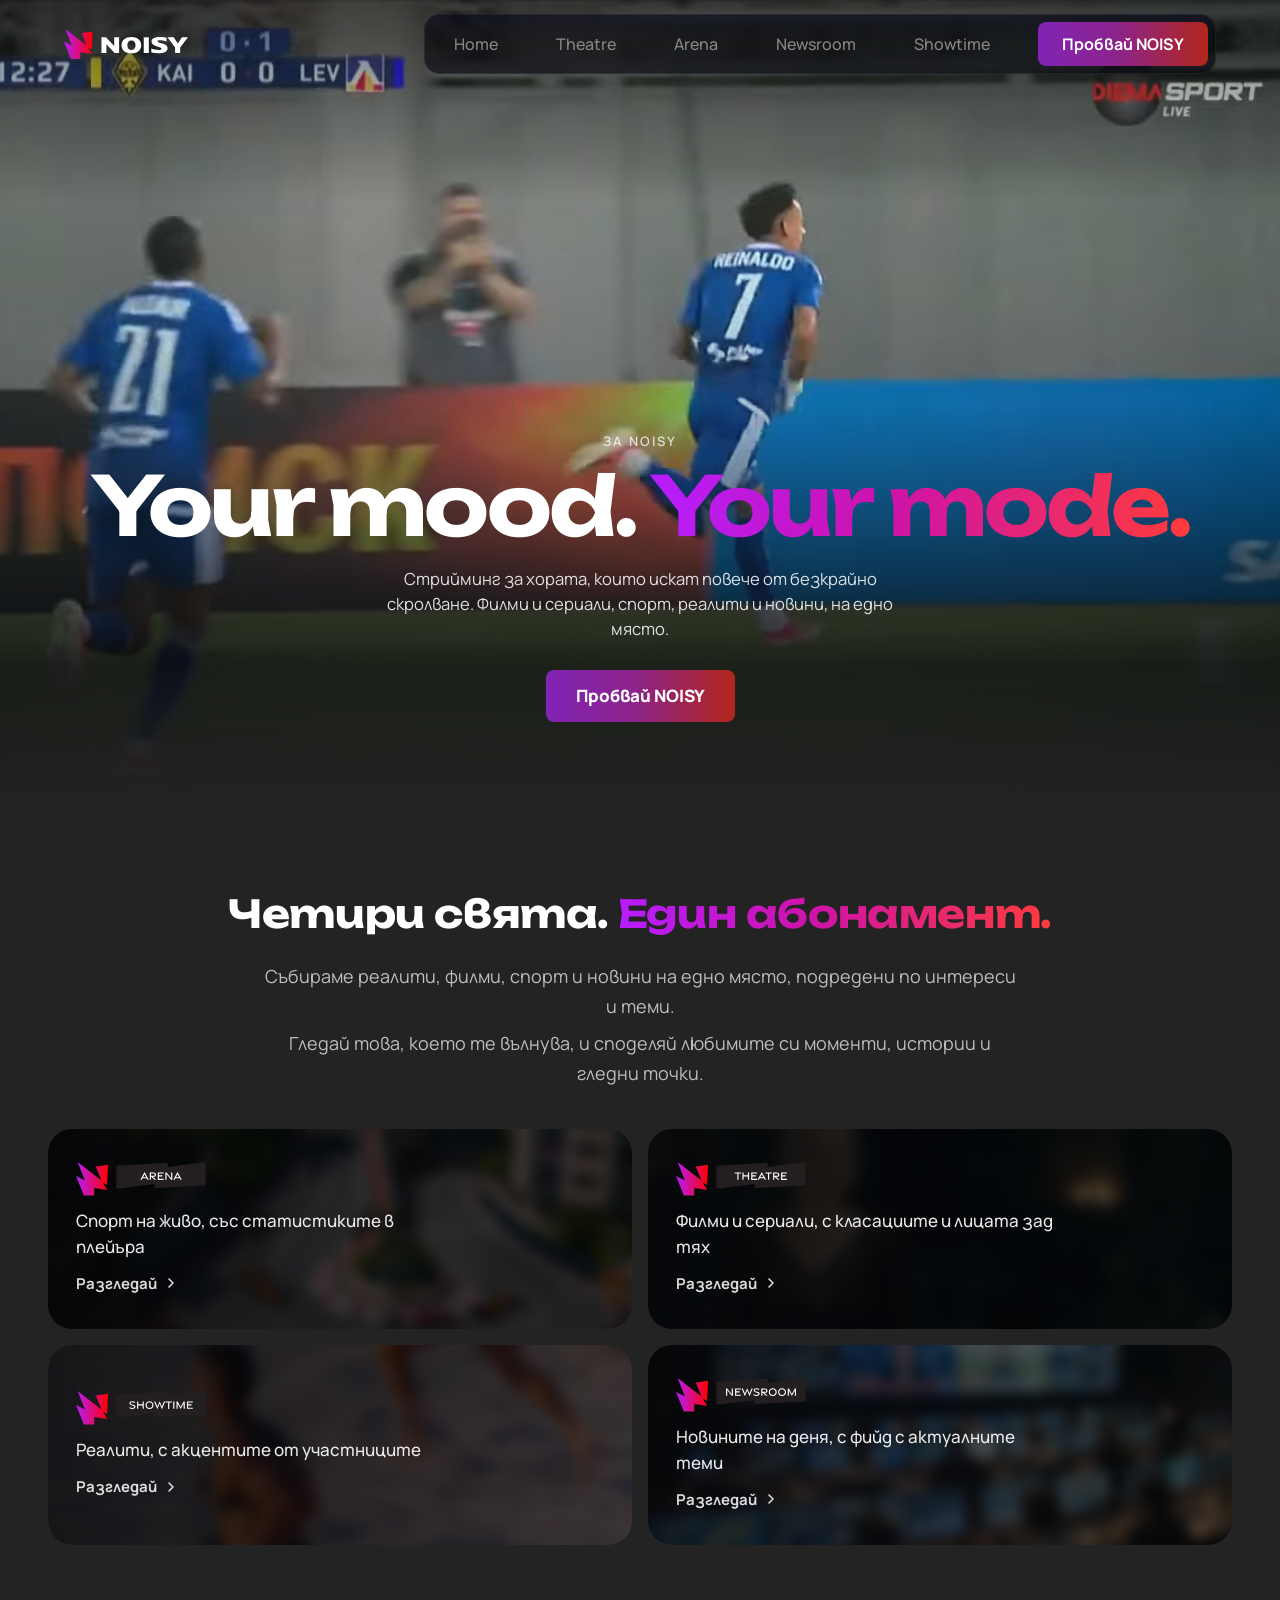
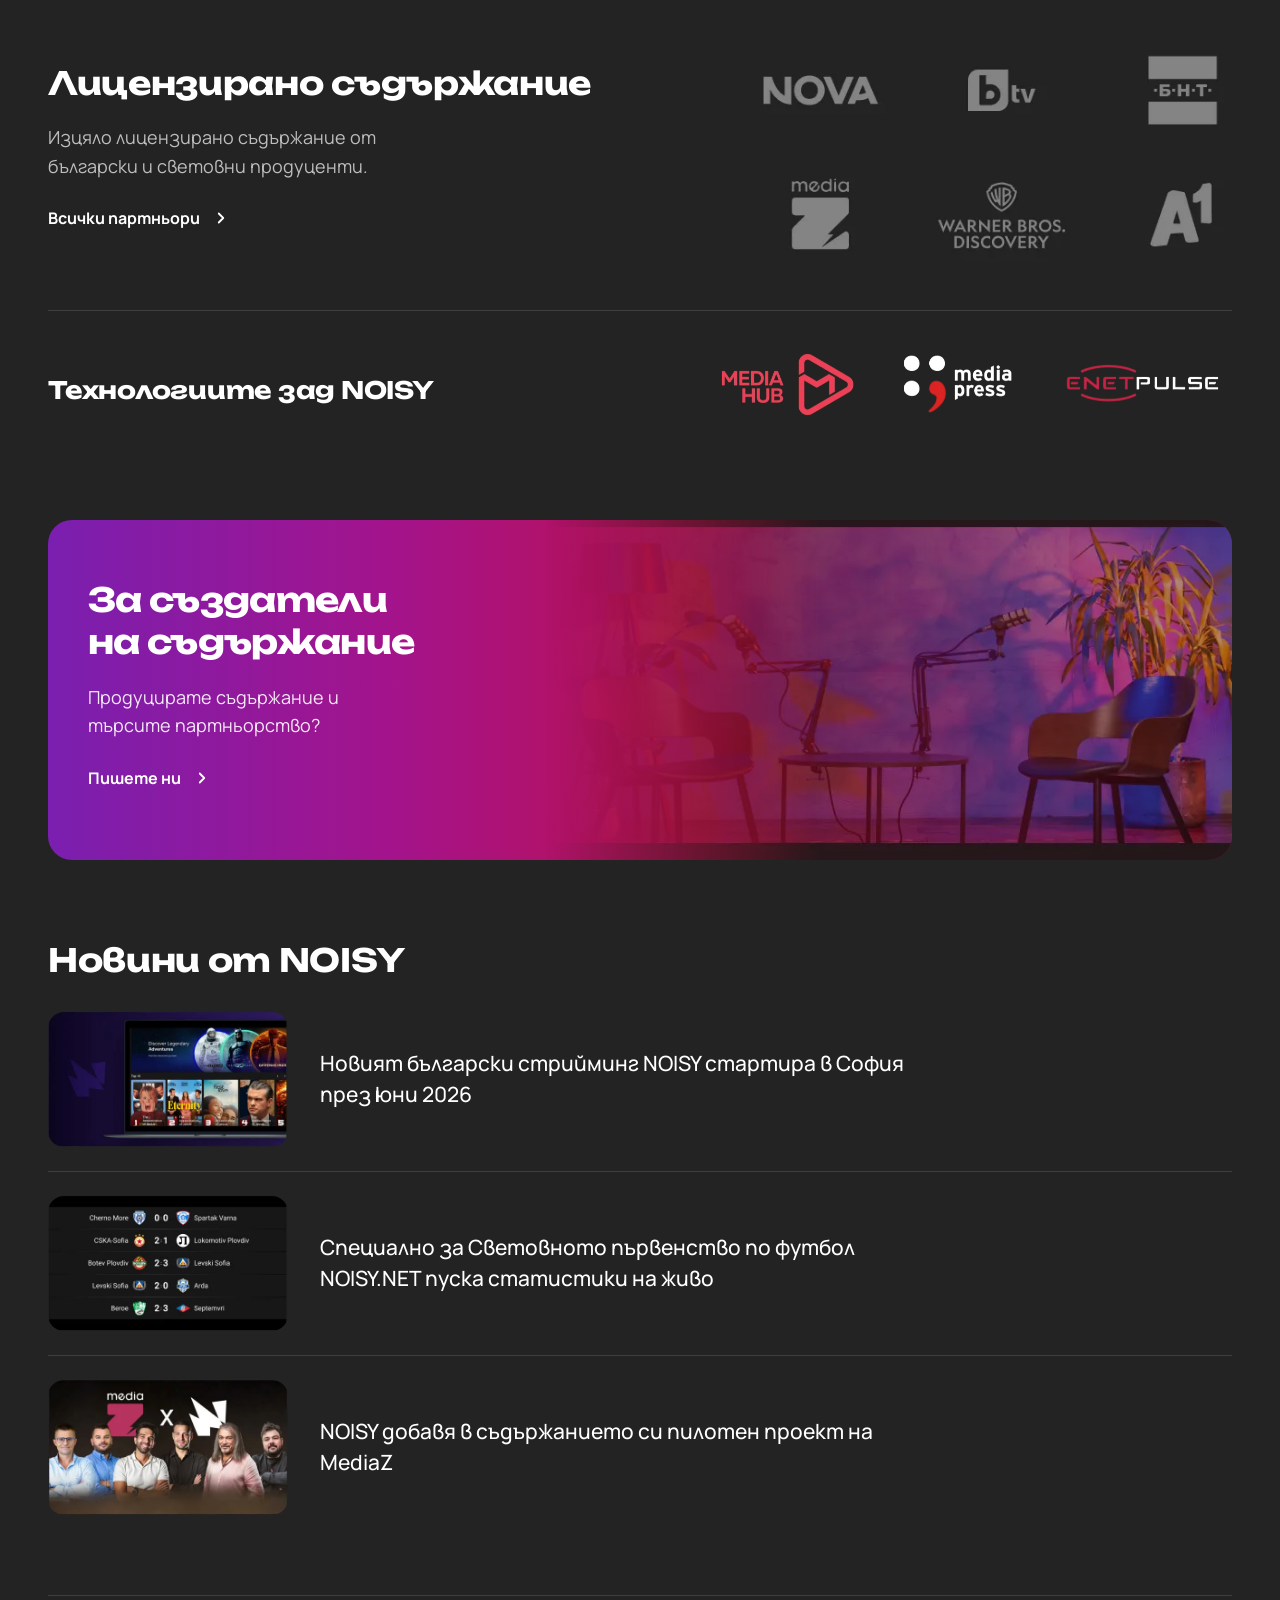
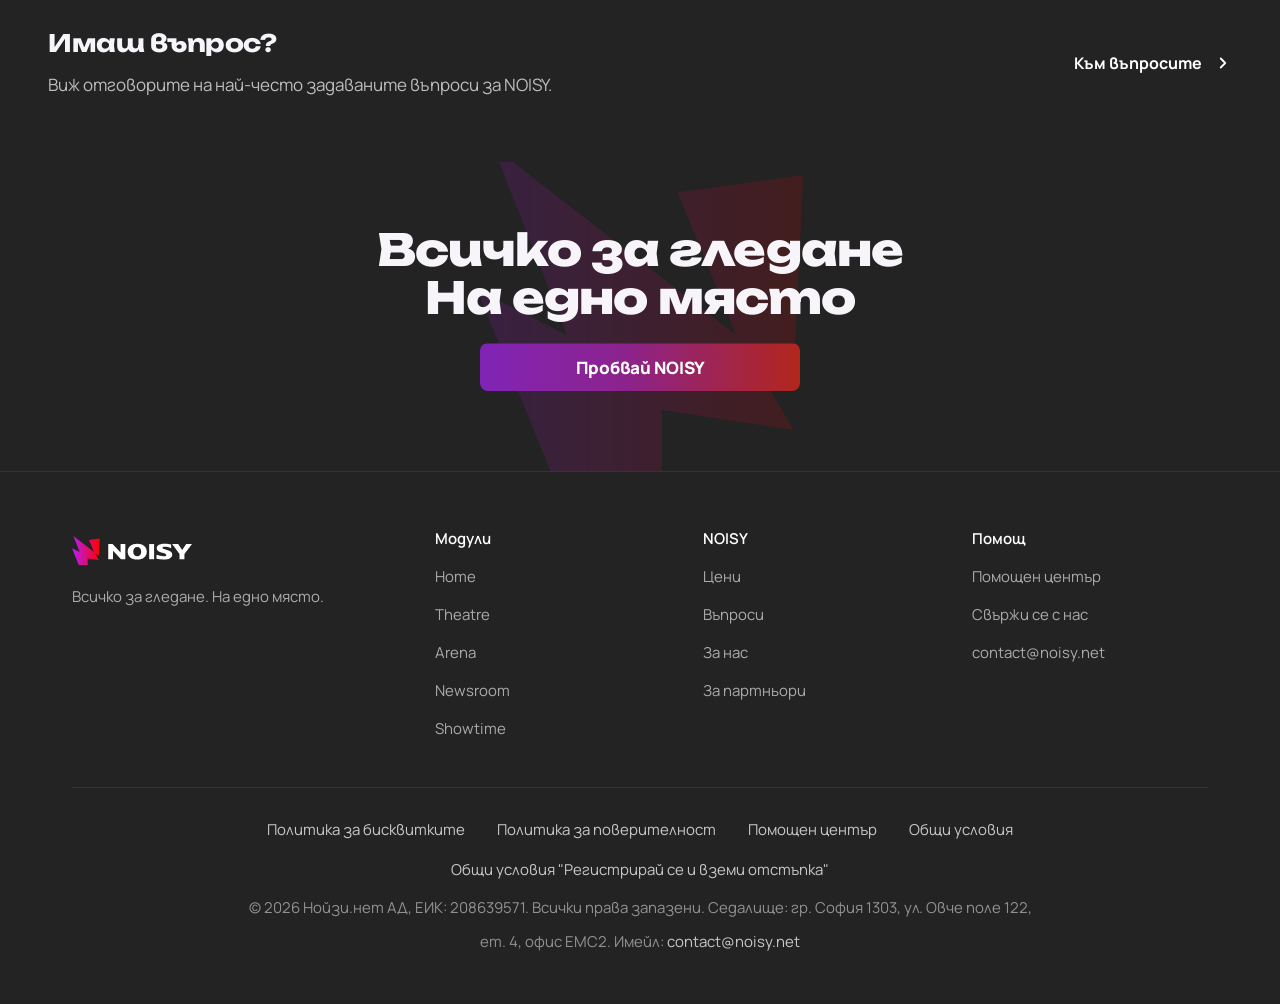
<file: about-kosta.html>
<!DOCTYPE html>

<html lang="bg">
<head><script>/* ако браузърът не пуска H.264 (напр. Chromium), видеата се зареждат като WebM */(function(){var t=document.createElement('video');if(t.canPlayType('video/mp4; codecs="avc1.42E01E"'))return;var sw=function(u){return typeof u=='string'?u.replace(/\.mp4(\?|#|$)/,'.webm$1'):u};var P=HTMLMediaElement.prototype,d=Object.getOwnPropertyDescriptor(P,'src');Object.defineProperty(P,'src',{get:d.get,set:function(u){d.set.call(this,sw(u))},configurable:true});var sa=Element.prototype.setAttribute;P.setAttribute=function(n,v){return sa.call(this,n,n==='src'?sw(v):v)};function fix(){[].forEach.call(document.querySelectorAll('video[src],video source[src]'),function(x){var s=x.getAttribute('src');if(/\.mp4/.test(s)){sa.call(x,'src',sw(s));var v=x.closest?x.closest('video'):x;if(v){v.load();if(v.autoplay){var p=v.play();if(p&&p.catch)p.catch(function(){})}}}})}document.addEventListener('DOMContentLoaded',fix)})();</script>
<meta charset="utf-8"/>
<meta content="width=device-width, initial-scale=1, viewport-fit=cover" name="viewport"/>
<title>За NOISY · Полирана версия</title>
<meta content="NOISY е стрийминг платформа, създадена за хората, които искат повече от безкрайно скролване." name="description"/>
<meta content="#0A090D" name="theme-color"/><meta content="noindex,nofollow" name="robots"/>
<link href="assets/symbol.svg" rel="icon" type="image/svg+xml"/>
<link href="https://fonts.googleapis.com" rel="preconnect"/><link crossorigin="" href="https://fonts.gstatic.com" rel="preconnect"/>
<link href="https://fonts.googleapis.com/css2?family=Manrope:wght@400;500;600;700;800&amp;family=Unbounded:wght@400;500;600;700;800&amp;display=swap" rel="stylesheet"/>
<link as="image" href="vid/trailer.jpg" rel="preload"/>
<link href="site23.css?v=1" rel="stylesheet"/><link href="v12.css" rel="stylesheet"/><link href="v13.css" rel="stylesheet"/><link href="v14.css" rel="stylesheet"/><link href="v15.css" rel="stylesheet"/><link href="v19.css?v=15" rel="stylesheet"/><link href="brand.css?v=20" rel="stylesheet"/><link href="v21.css?v=7" rel="stylesheet"/><link href="v22.css?v=11" rel="stylesheet"/><link href="v23.css?v=24" rel="stylesheet"/><link href="za7.css?v=9" rel="stylesheet"/>
<link href="about-kosta.css?v=2" rel="stylesheet"/></head>
<body class="clean za a7 about-kosta">
<script>document.documentElement.classList.add("nonotes")</script>
<div class="progress" id="prog"></div>
<header class="hdr" id="hdr"><div class="w"><a aria-label="NOISY" class="logo" href="index.html"><img alt="NOISY" height="24" src="assets/logo.svg" width="100"/></a><nav aria-label="Модули" class="pnav"><a href="index.html">Home</a><a href="theatre.html">Theatre</a><a href="arena.html">Arena</a><a href="f/f-newsroom.html">Newsroom</a><a href="f/f-showtime.html">Showtime</a><a class="btn btn-p pcta" data-su="" href="ceni.html">Пробвай NOISY</a></nav><span class="sp"></span><a class="login" href="#">Вход</a><a class="btn btn-p cta" data-su="" href="ceni.html">Пробвай NOISY</a></div></header>
<main><section aria-labelledby="a7h" class="a7-hero" id="abHero">
<video aria-hidden="true" autoplay="" class="a7-hv" loop="" muted="" playsinline="" poster="vid/trailer.jpg" preload="auto" src="vid/trailer.mp4"></video><i aria-hidden="true" class="a7-hs"></i>
<div class="a7-hc"><p class="a7-eb">За NOISY</p><h1 id="a7h">Your mood. <span>Your mode.</span></h1><p class="a7-hsub">Стрийминг за хората, които искат повече от безкрайно скролване. Филми и сериали, спорт, реалити и новини, на едно място.</p><a class="btn btn-p a7-cta" data-su="" href="#">Пробвай NOISY</a></div>
<span aria-hidden="true" class="a7-scr"></span>
</section><section aria-labelledby="a7i" class="a7-intro">
<div class="a7-w">
<h2 class="ap" id="a7i">Четири свята. <span>Един абонамент.</span></h2>
<p class="a7-lead ap">Събираме реалити, филми, спорт и новини на едно място, подредени по интереси и теми.</p><p class="a7-lead a7-lead-secondary ap">Гледай това, което те вълнува, и споделяй любимите си моменти, истории и гледни точки.</p>
<div class="a7-mods"><a class="a7-mod" data-w="arena" href="arena.html" style="--d:0.00s"><span class="a7-mbg"><img alt="" loading="lazy" src="vid/ar/trailer.jpg"/></span><span class="a7-mt"><img alt="Arena" class="a7-ml" height="34" src="assets/Arena.svg"/><p>Спорт на живо, със статистиките в плейъра</p><span class="a7-go">Разгледай<svg aria-hidden="true" viewbox="0 0 24 24"><path d="M9 6l6 6-6 6"></path></svg></span></span></a><a class="a7-mod" data-w="theatre" href="theatre.html" style="--d:0.12s"><span class="a7-mbg"><img alt="" loading="lazy" src="vid/m/theatre.jpg"/></span><span class="a7-mt"><img alt="Theatre" class="a7-ml" height="34" src="assets/Theatre.svg"/><p>Филми и сериали, с класациите и лицата зад тях</p><span class="a7-go">Разгледай<svg aria-hidden="true" viewbox="0 0 24 24"><path d="M9 6l6 6-6 6"></path></svg></span></span></a><a class="a7-mod" data-w="showtime" href="f/f-showtime.html" style="--d:0.24s"><span class="a7-mbg"><img alt="" loading="lazy" src="vid/m/showtime.jpg"/></span><span class="a7-mt"><img alt="Showtime" class="a7-ml" height="34" src="assets/Showtime.svg"/><p>Реалити, с акцентите от участниците</p><span class="a7-go">Разгледай<svg aria-hidden="true" viewbox="0 0 24 24"><path d="M9 6l6 6-6 6"></path></svg></span></span></a><a class="a7-mod" data-w="newsroom" href="f/f-newsroom.html" style="--d:0.36s"><span class="a7-mbg"><img alt="" loading="lazy" src="vid/m/newsroom.jpg"/></span><span class="a7-mt"><img alt="Newsroom" class="a7-ml" height="34" src="assets/Newsroom.svg"/><p>Новините на деня, с фийд с актуалните теми</p><span class="a7-go">Разгледай<svg aria-hidden="true" viewbox="0 0 24 24"><path d="M9 6l6 6-6 6"></path></svg></span></span></a></div>
</div>
</section><section aria-labelledby="a7l" class="a7-lic">
<div class="a7-w a7-licg">
<div class="ap"><h2 id="a7l">Лицензирано съдържание</h2><p>Изцяло лицензирано съдържание от български и световни продуценти.</p><a class="a7-more" href="partnyori.html">Всички партньори<svg aria-hidden="true" viewbox="0 0 24 24"><path d="M9 6l6 6-6 6"></path></svg></a></div>
<img alt="NOVA, bTV, БНТ, MediaZ, Warner Bros. Discovery, A1" class="ap" height="240" loading="lazy" src="img/about/licensed.webp" width="520"/>
</div>
</section><section aria-labelledby="a7k" class="a7-tk">
<div class="a7-w ap"><h2 id="a7k">Технологиите зад NOISY</h2><img alt="MediaHub, mediapress, Enetpulse" height="180" loading="lazy" src="img/about/tech.webp" width="960"/></div>
</section><section aria-labelledby="a7c" class="a7-cr">
<div class="a7-cr-in"><div class="a7-cr-t"><h2 id="a7c">За създатели на съдържание</h2><p>Продуцирате съдържание и търсите партньорство?</p><a class="a7-more" href="mailto:contact@noisy.net">Пишете ни<svg aria-hidden="true" viewbox="0 0 24 24"><path d="M9 6l6 6-6 6"></path></svg></a></div><img alt="" class="a7-cr-img" height="380" loading="lazy" src="img/about/creators.webp" width="960"/></div>
</section><section aria-labelledby="a7n" class="a7-newsw">
<div class="a7-w"><h2 class="ap" id="a7n">Новини от NOISY</h2><div class="a7-newsg"><article class="a7-news ap"><img alt="" height="300" loading="lazy" src="img/about/news-1.webp" width="530"/><p>Новият български стрийминг NOISY стартира в София през юни 2026</p></article><article class="a7-news ap"><img alt="" height="300" loading="lazy" src="img/about/news-2.webp" width="530"/><p>Специално за Световното първенство по футбол NOISY.NET пуска статистики на живо</p></article><article class="a7-news ap"><img alt="" height="300" loading="lazy" src="img/about/news-3.webp" width="530"/><p>NOISY добавя в съдържанието си пилотен проект на MediaZ</p></article></div></div>
</section><section aria-labelledby="about-questions" class="a7-questions"><div class="a7-w"><div><h2 id="about-questions">Имаш въпрос?</h2><p>Виж отговорите на най-често задаваните въпроси за NOISY.</p></div><a class="a7-more" href="faq.html">Към въпросите<svg aria-hidden="true" viewbox="0 0 24 24"><path d="M9 6l6 6-6 6"></path></svg></a></div></section><section class="anchor">
<div class="end ap za-end"><img alt="" aria-hidden="true" class="sig" src="assets/symbol.svg"/><h2 class="h2">Всичко за гледане<br/>На едно място</h2><a class="btn btn-p" data-su="" href="#">Пробвай NOISY</a></div>
</section></main>
<footer class="foot foot22"><div class="w">
<div class="f-top">
<div class="f-brand"><a aria-label="NOISY" class="f-logo" href="index.html"><img alt="NOISY" height="29" src="assets/logo.svg" width="120"/></a><p>Всичко за гледане. На едно място.</p></div>
<nav aria-label="Модули" class="f-col"><b>Модули</b><a href="index.html">Home</a><a href="theatre.html">Theatre</a><a href="arena.html">Arena</a><a href="f/f-newsroom.html">Newsroom</a><a href="f/f-showtime.html">Showtime</a></nav>
<nav aria-label="NOISY" class="f-col"><b>NOISY</b><a href="ceni.html">Цени</a><a href="index.html#vuprosi">Въпроси</a><a aria-current="page" href="about.html">За нас</a><a href="partnyori.html">За партньори</a></nav>
<nav aria-label="Помощ" class="f-col"><b>Помощ</b><a href="https://noisy.net/faq" rel="noopener" target="_blank">Помощен център</a><a href="https://noisy.net/contact_us" rel="noopener" target="_blank">Свържи се с нас</a><a href="mailto:contact@noisy.net">contact@noisy.net</a></nav>
</div>
<div class="f-legal"><nav aria-label="Правна информация"><a href="https://noisy.net/cookie_policy" rel="noopener" target="_blank">Политика за бисквитките</a><a href="https://noisy.net/privacy_policy" rel="noopener" target="_blank">Политика за поверителност</a><a href="https://noisy.net/faq" rel="noopener" target="_blank">Помощен център</a><a href="https://noisy.net/terms" rel="noopener" target="_blank">Общи условия</a><a href="https://noisy.net/discount_policy" rel="noopener" target="_blank">Общи условия "Регистрирай се и вземи отстъпка"</a></nav>
<p>© 2026 Нойзи.нет АД, ЕИК: 208639571. Всички права запазени. Седалище: гр. София 1303, ул. Овче поле 122, ет. 4, офис EMC2. Имейл: <a href="mailto:contact@noisy.net">contact@noisy.net</a></p></div>
</div></footer>
<svg height="0" style="position:absolute" width="0"><defs><lineargradient id="gsp" x1="0" x2="1"><stop offset="0" stop-color="#B61DFF"></stop><stop offset=".45" stop-color="#CE13A8"></stop><stop offset="1" stop-color="#FF0000"></stop></lineargradient></defs></svg>
<button aria-label="Питай NOISY" class="fab" id="fab" type="button"><svg viewbox="0 0 24 24"><path d="M12 2l2.2 6.3L20.5 10l-6.3 2.2L12 18.5l-2.2-6.3L3.5 10l6.3-1.7z"></path><path d="M19 15l.9 2.1L22 18l-2.1.9L19 21l-.9-2.1L16 18l2.1-.9z"></path></svg>Питай NOISY</button>
<div aria-label="Асистент на NOISY" class="bot" id="bot" role="dialog"><header><span class="av"><svg viewbox="0 0 24 24"><path d="M12 2l2.2 6.3L20.5 10l-6.3 2.2L12 18.5l-2.2-6.3L3.5 10l6.3-1.7z"></path><path d="M19 15l.9 2.1L22 18l-2.1.9L19 21l-.9-2.1L16 18l2.1-.9z"></path></svg></span><div><b>Асистентът на NOISY</b><small>● Отговаря веднага</small></div><button aria-label="Затвори" id="botx" type="button">×</button></header>
<div class="log" id="blog"></div><div class="sug" id="bsug"></div><form id="bform"><input aria-label="Въпрос" autocomplete="off" id="bin" placeholder="Питай каквото искаш"/><button aria-label="Изпрати" type="submit">↑</button></form><p class="note">Мокъп. На живо тук ще е Fin от Intercom.</p></div>
<div aria-labelledby="suh" aria-modal="true" class="su" id="su" role="dialog"><div class="scrim" data-x=""></div><div class="pn"><i class="grab"></i><button aria-label="Затвори" class="x" data-x="" type="button">×</button>
<div class="st1"><h3 id="suh">Започни с NOISY</h3><p class="sp2">Създай профил и разгледай. Абонаментът избираш отделно.</p><p class="plan" id="suplan"></p>
<button class="ob g" data-ok="" type="button">G  Продължи с Google</button><button class="ob a" data-ok="" type="button"> Продължи с Apple</button>
<p class="or">или с имейл</p><form id="suf"><input aria-label="Имейл" autocomplete="email" placeholder="имейл" required="" type="email"/><button type="submit">Напред</button></form>
<div class="tr"><span>Без карта</span><span>Спираш с един бутон</span><span>Плащаш, само ако решиш</span></div></div>
<div class="ok"><div style="font-size:44px">🎬</div><b>Следващата стъпка е приложението</b><p>Мокъп: тук човекът влиза в приложението.</p><a class="btn btn-p" data-x="" href="#">Към NOISY</a></div></div></div>
<script>
/* ===== v10 · всеки „Пробвай безплатно“ / „Избери“ отваря листа; планът се помни ===== */
(function(){const su=document.getElementById('su'),pl=document.getElementById('suplan');let last=null;
 function open(plan,from){last=from;su.classList.remove('done');pl.classList.toggle('on',!!plan);pl.textContent=plan?'Избран план: '+plan+'. Плащаш едва след като пробваш.':'';su.classList.add('on');document.body.style.overflow='hidden';setTimeout(()=>su.querySelector('.ob.g').focus({preventScroll:true}),350)}
 function close(){su.classList.remove('on');document.body.style.overflow='';if(last)last.focus({preventScroll:true})}
 document.addEventListener('click',e=>{const a=e.target.closest('[data-su]');if(!a)return;e.preventDefault();open(a.dataset.su||'',a)});
 su.addEventListener('click',e=>{if(e.target.closest('[data-x]')){e.preventDefault();close()}if(e.target.closest('[data-ok]'))su.classList.add('done')});
 document.getElementById('suf').addEventListener('submit',e=>{e.preventDefault();su.classList.add('done')});
 addEventListener('keydown',e=>{if(e.key==='Escape'&&su.classList.contains('on'))close()});
 window.openSignup=open;})();
</script>
<script>document.querySelectorAll(".login").forEach(a=>a.addEventListener("click",e=>{e.preventDefault();window.openSignup("",a)}));document.querySelectorAll("[data-assistant]").forEach(a=>a.addEventListener("click",e=>{e.preventDefault();document.getElementById("fab").click()}));</script>
<script>/* ===== v9 · асистентът: бутонът излиза след хирото; отговорите са от проверените факти (ЧЗВ) ===== */
(function(){const fab=document.getElementById('fab'),bot=document.getElementById('bot'),log=document.getElementById('blog'),sug=document.getElementById('bsug'),form=document.getElementById('bform'),inp=document.getElementById('bin');
 new IntersectionObserver(es=>es.forEach(e=>fab.classList.toggle('on',!e.isIntersecting)),{threshold:0}).observe(document.getElementById('abHero'));
 const A=[
  [/довечера|какво да гледам|препоръч|гледам/i,'Ако искаш нещо за довечера:','showtime'],
  [/цен|струва|колко|евр|€|плащ/i,'Solo е 14,90 € на месец. Together е 24,90 € за до петима, тоест 4,98 € на човек. За 3 месеца е с 10% по-малко, за 12 месеца с 15%.'],
  [/приятел|семейств|петима|делим/i,'Избираш Together и каниш до четирима след плащането. Плаща един, всеки има свой профил и свой списък.'],
  [/телевиз|tv|лаптоп|телефон|устройств/i,'Web версията е достъпна в noisy.net. Приложенията за iPhone, Android и Smart TV са обозначени като „Очаквай скоро“.'],
  [/спр|откаж|абонамент|прекрат/i,'Спираш с един бутон в профила, без обаждания и имейли. За платените планове има 14 дни гаранция.'],
  [/реклам/i,'Няма реклами. Нито преди, нито по време на гледането.'],
  [/мач|спорт|левски|arena|футбол/i,'Спортът е в Arena: футбол, баскетбол, тенис, Формула 1 и още, на живо, със статистиката и ивентите до мача. Премиум спортът е добавка към плана.'],
  [/безплат|карта/i,'Регистрацията е отделна от абонамента. Разглеждаш преди да избереш план. Няма постоянен безплатен план.'],
  [/изреж|сподел|клип|момент|share/i,'Натискаш ивента от епизода, изрязваш откъс до 20 секунди, слагаш стикер и го пращаш в Instagram, WhatsApp или групата.']];
 const S=['Какво да гледам довечера?','Колко струва с приятели?','Къде мога да гледам?','Как да спра абонамента?','Има ли мачове на живо?'];
 function add(cls,html){const d=document.createElement('div');d.className=cls;d.innerHTML=html;log.appendChild(d);log.scrollTop=log.scrollHeight;return d}
 function answer(q){add('q',q.replace(/</g,'&lt;'));const dots=add('dots','<i></i><i></i><i></i>');
  const hit=A.find(a=>a[0].test(q));setTimeout(()=>{dots.remove();
   if(hit&&hit[2]==='showtime'){const a=add('a',hit[1]+'<div class="rec" data-go="showtime"><img src="vid/kap.jpg" alt=""><div><b>Игри на волята</b><small>Капитанската битка от снощи · 31:05</small></div></div><div class="rec" data-go="theatre"><img src="img/the-penguin-poster.jpg" alt=""><div><b>Пингвинът</b><small>HBO · Нов епизод</small></div></div>')}
   else add('a',hit?hit[1]:'Мога да помогна с цените, устройствата, съдържанието и споделянето. Пробвай някой от въпросите отдолу.')},900)}
 sug.innerHTML=S.map(x=>'<button type="button">'+x+'</button>').join('');
 sug.addEventListener('click',e=>{const b=e.target.closest('button');if(b)answer(b.textContent)});
 form.addEventListener('submit',e=>{e.preventDefault();const v=inp.value.trim();if(!v)return;inp.value='';answer(v)});
 log.addEventListener('click',e=>{const r=e.target.closest('[data-go]');if(!r)return;location.href={showtime:'f/f-showtime.html',theatre:'theatre.html'}[r.dataset.go]||'index.html'});
 let first=true;fab.addEventListener('click',()=>{bot.classList.toggle('on');if(first){first=false;add('a','Здрасти! Аз съм асистентът на NOISY. Питай ме за цени, какво да гледаш или как да пратиш момент на приятели.')}setTimeout(()=>inp.focus({preventScroll:true}),300)});
 document.getElementById('botx').addEventListener('click',()=>bot.classList.remove('on'));
 addEventListener('keydown',e=>{if(e.key==='Escape')bot.classList.remove('on')});})();

</script>
<script defer="" src="za7.js?v=3"></script>
<script src="nav-lock.js?v=2"></script>
<nav aria-label="Световете на NOISY" class="mobile-worlds"><a href="theatre.html">Theatre</a><a href="f/f-showtime.html">Showtime</a><a href="arena.html">Arena</a><a href="f/f-newsroom.html">Newsroom</a></nav>
</body>
</html>
</file>
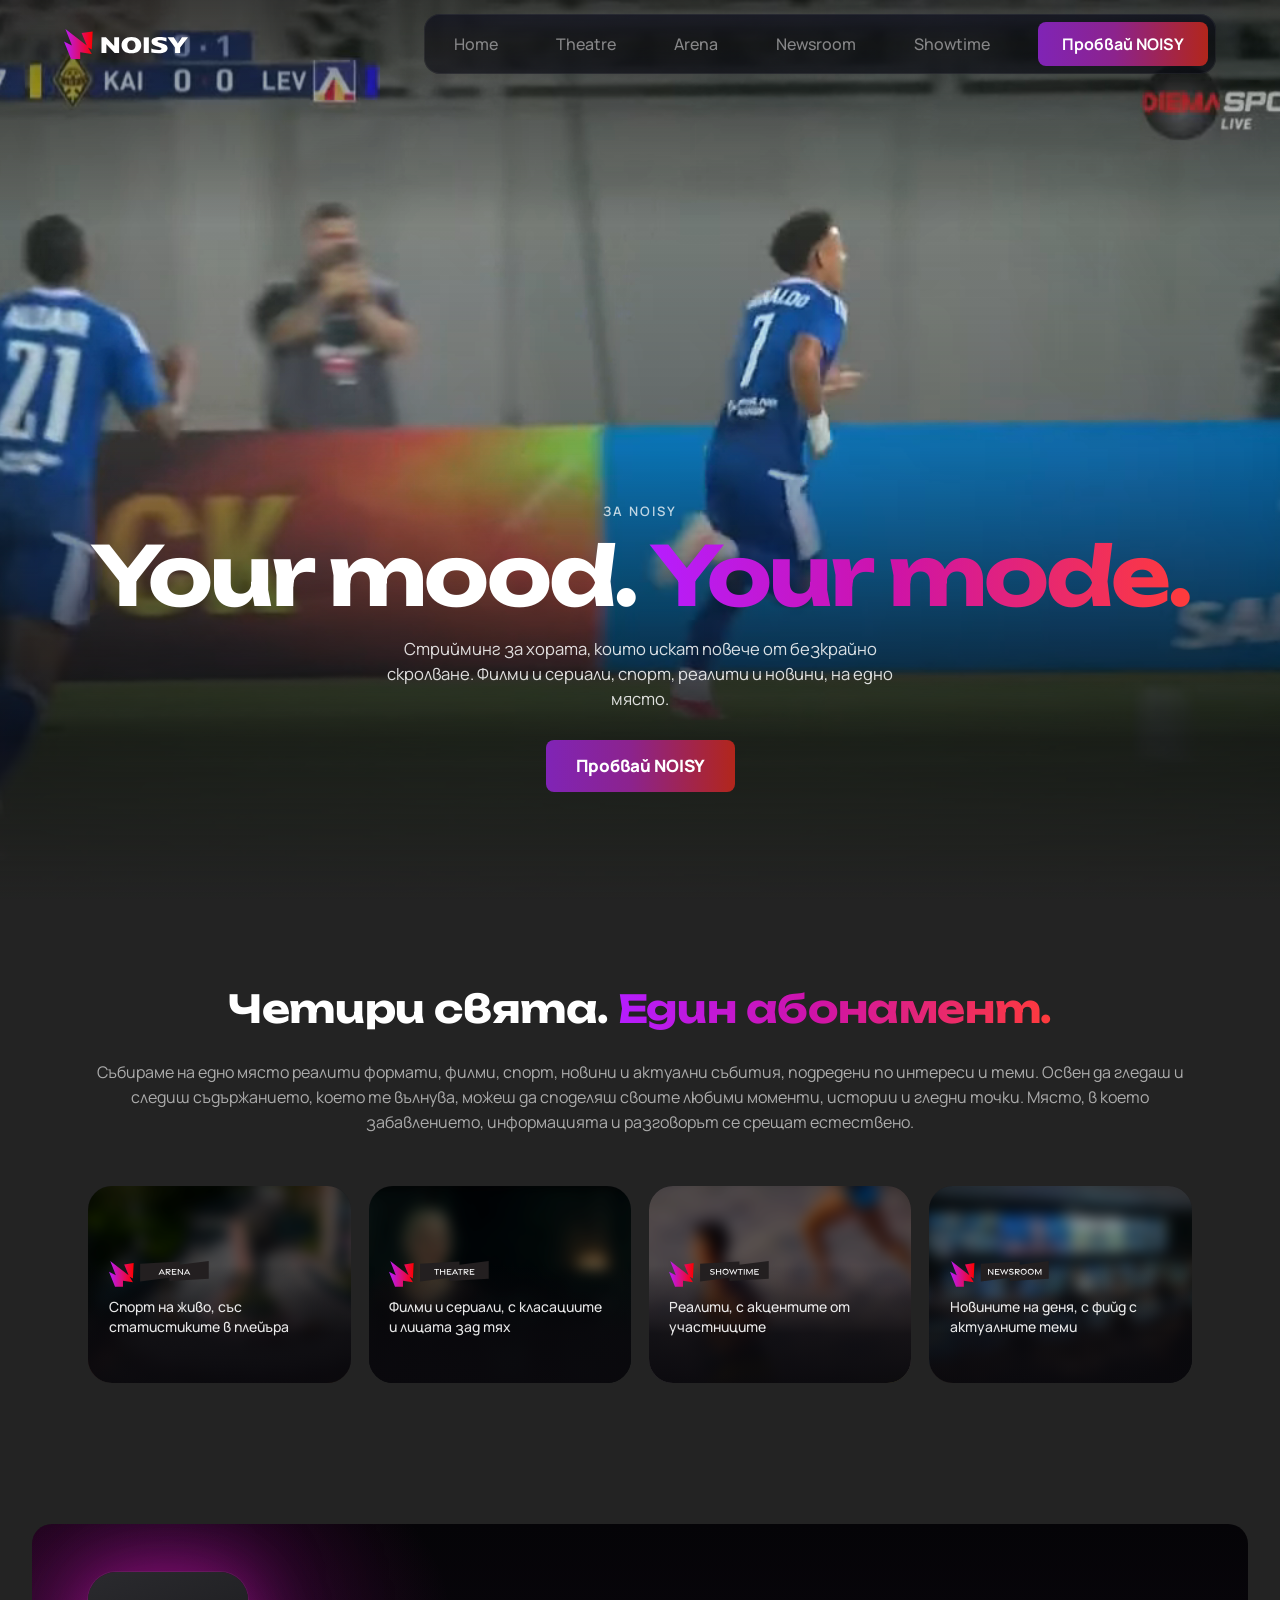
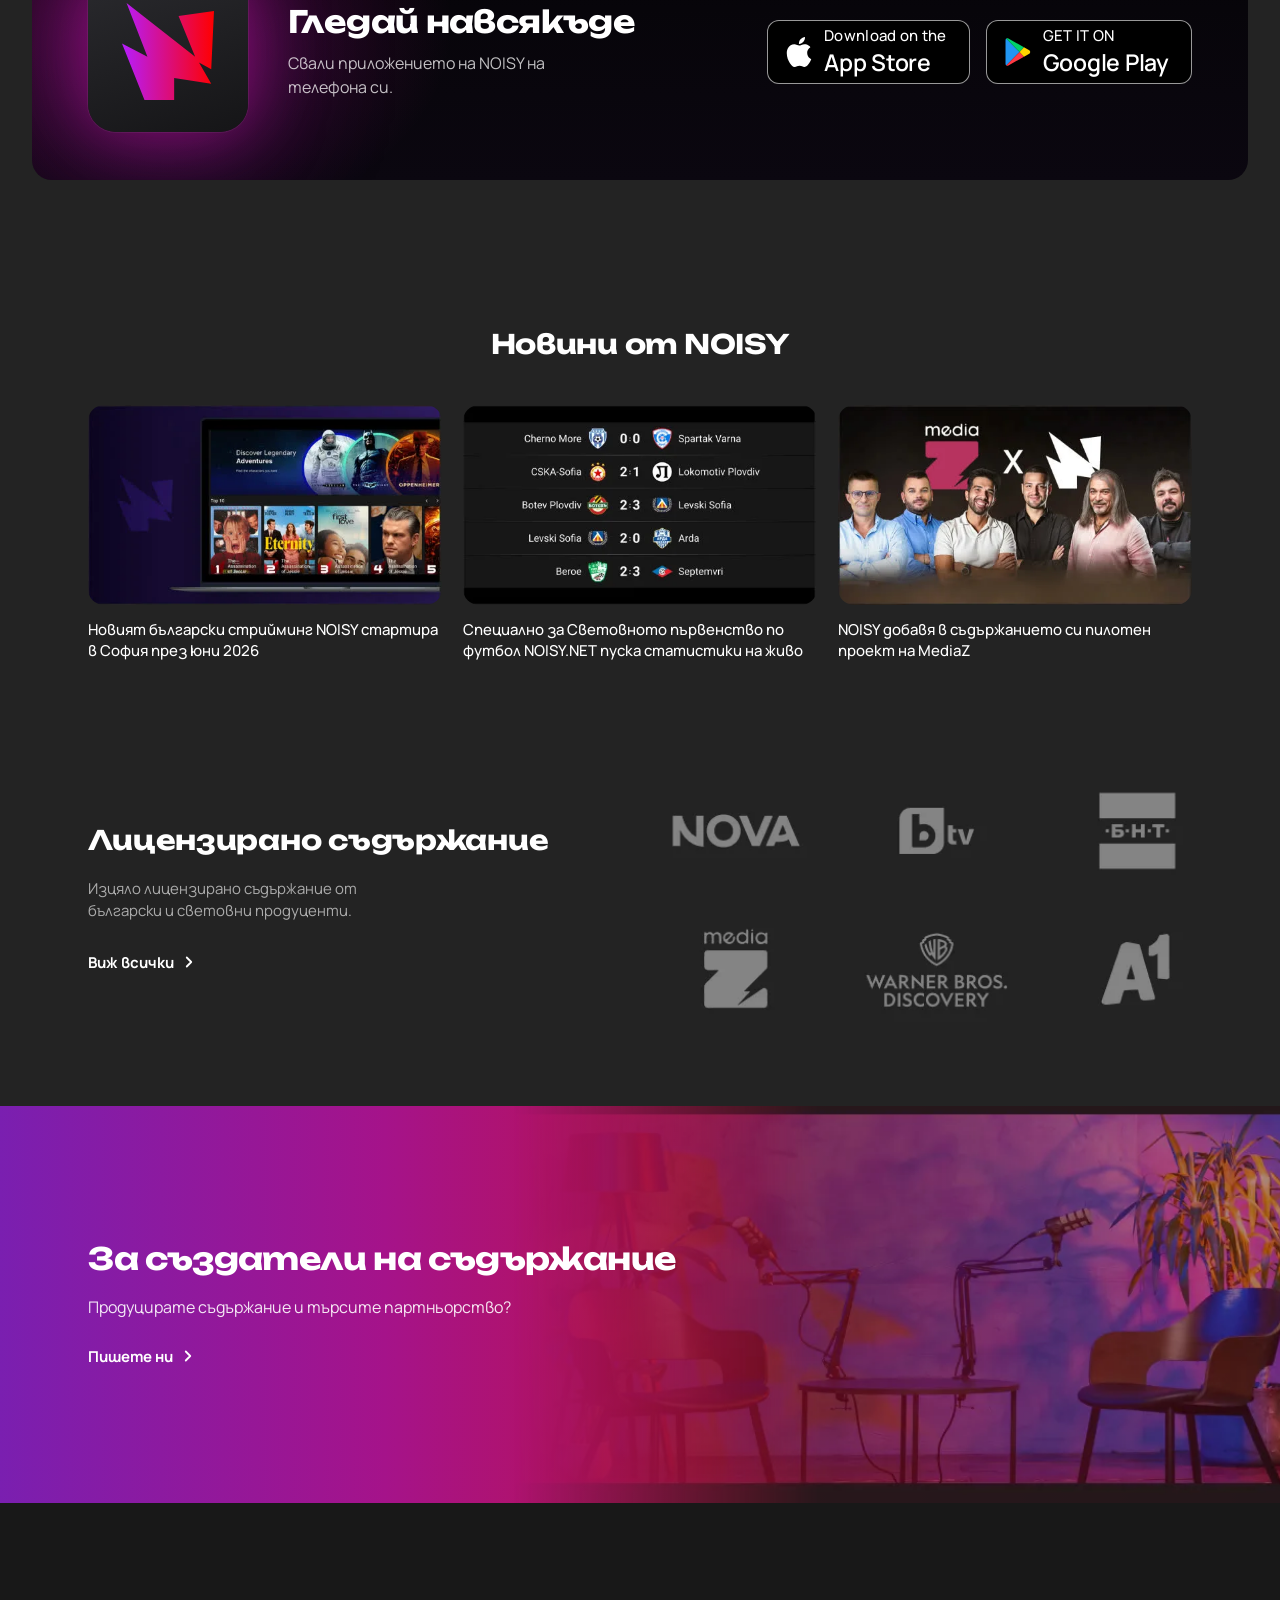
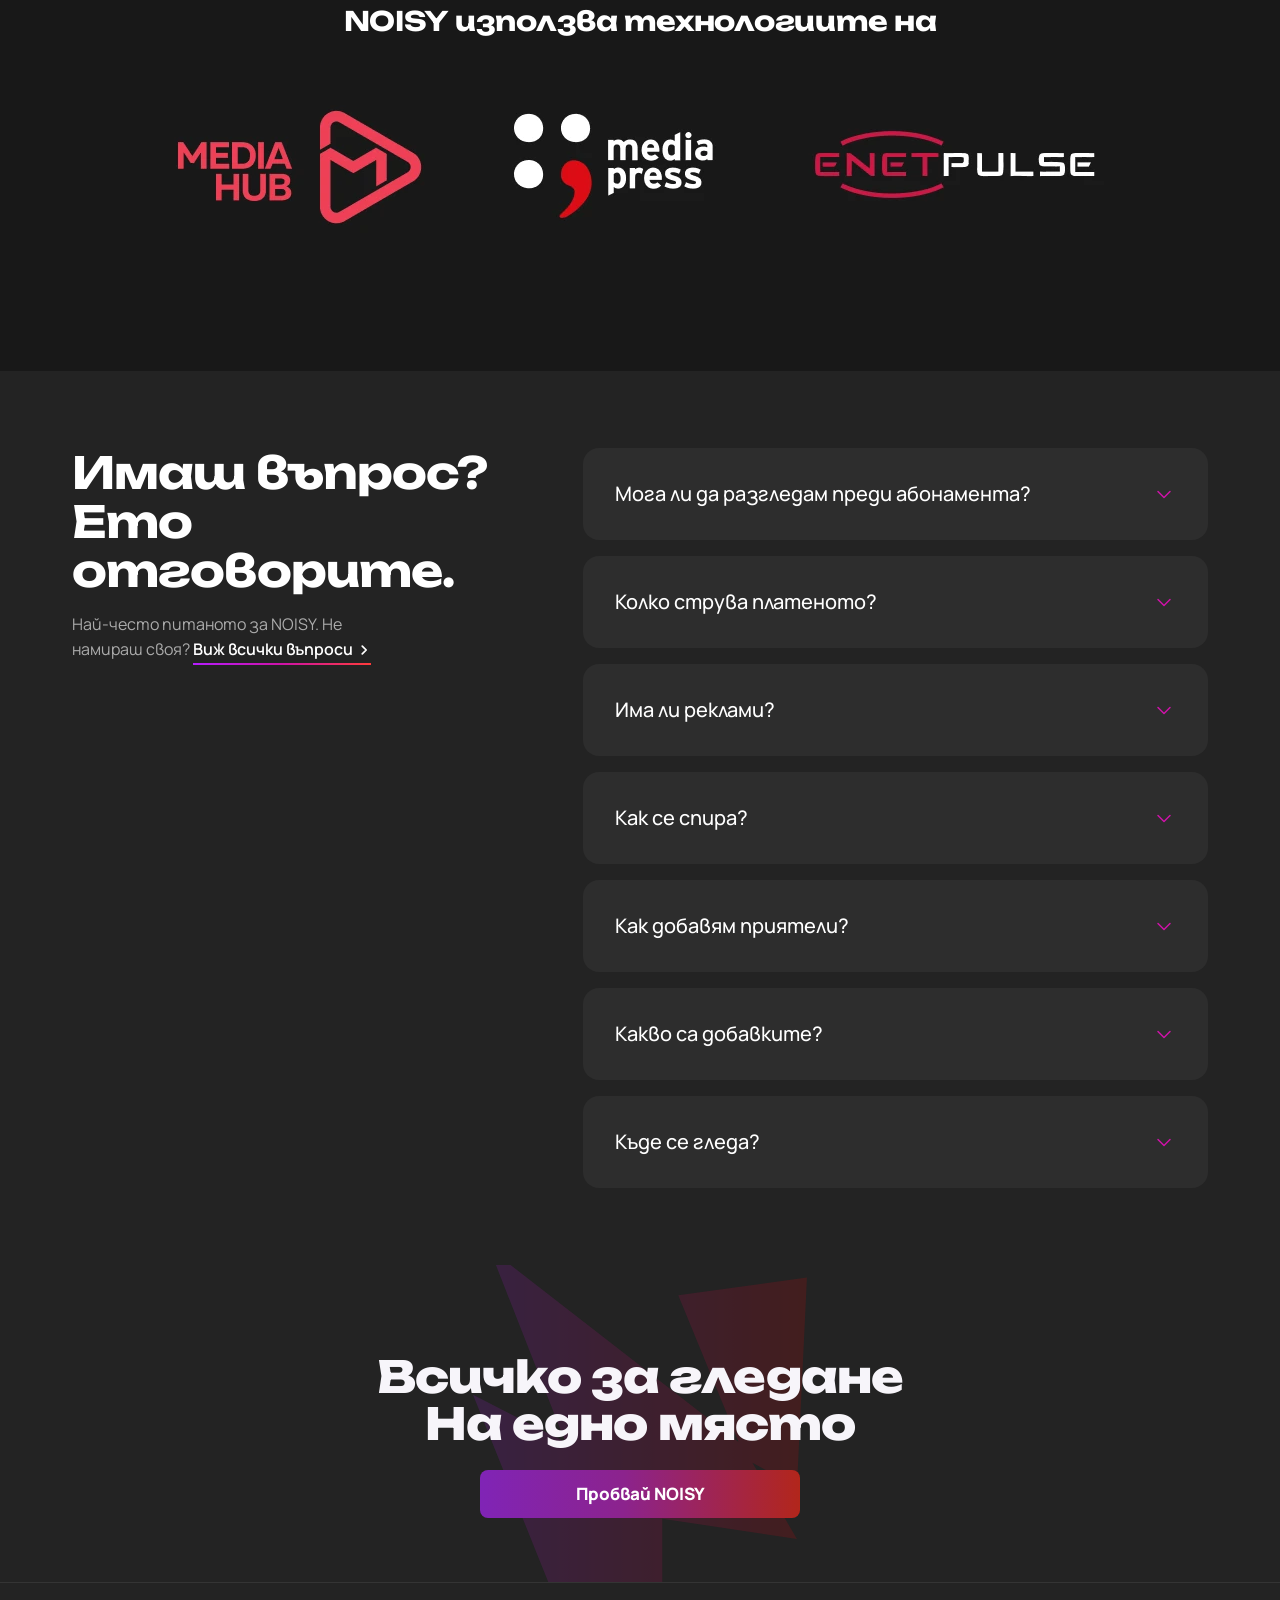
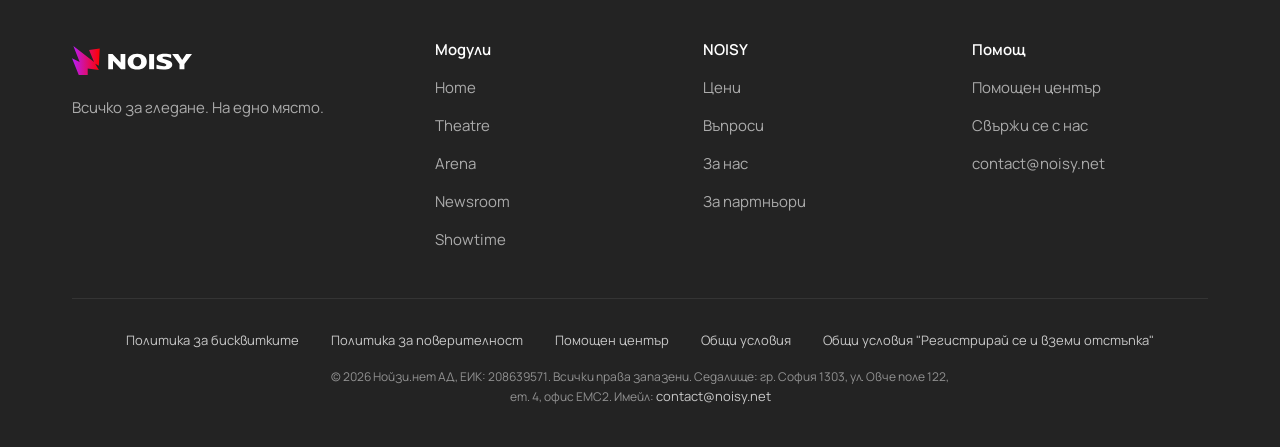
<file: about-story-v26.html>
<!doctype html>
<html lang="bg">
<head><script>/* ако браузърът не пуска H.264 (напр. Chromium), видеата се зареждат като WebM */(function(){var t=document.createElement('video');if(t.canPlayType('video/mp4; codecs="avc1.42E01E"'))return;var sw=function(u){return typeof u=='string'?u.replace(/\.mp4(\?|#|$)/,'.webm$1'):u};var P=HTMLMediaElement.prototype,d=Object.getOwnPropertyDescriptor(P,'src');Object.defineProperty(P,'src',{get:d.get,set:function(u){d.set.call(this,sw(u))},configurable:true});var sa=Element.prototype.setAttribute;P.setAttribute=function(n,v){return sa.call(this,n,n==='src'?sw(v):v)};function fix(){[].forEach.call(document.querySelectorAll('video[src],video source[src]'),function(x){var s=x.getAttribute('src');if(/\.mp4/.test(s)){sa.call(x,'src',sw(s));var v=x.closest?x.closest('video'):x;if(v){v.load();if(v.autoplay){var p=v.play();if(p&&p.catch)p.catch(function(){})}}}})}document.addEventListener('DOMContentLoaded',fix)})();</script>
<meta charset="utf-8">
<meta name="viewport" content="width=device-width, initial-scale=1, viewport-fit=cover">
<title>За нас · NOISY</title>
<meta name="description" content="NOISY е стрийминг платформа, създадена за хората, които искат повече от безкрайно скролване.">
<meta name="theme-color" content="#0A090D"><meta name="robots" content="noindex,nofollow">
<link rel="icon" type="image/svg+xml" href="assets/symbol.svg">
<link rel="preconnect" href="https://fonts.googleapis.com"><link rel="preconnect" href="https://fonts.gstatic.com" crossorigin>
<link href="https://fonts.googleapis.com/css2?family=Manrope:wght@400;500;600;700;800&family=Unbounded:wght@400;500;600;700;800&display=swap" rel="stylesheet">
<link rel="preload" as="image" href="vid/trailer.jpg">
<link rel="stylesheet" href="site23.css?v=1"><link rel="stylesheet" href="v12.css"><link rel="stylesheet" href="v13.css"><link rel="stylesheet" href="v14.css"><link rel="stylesheet" href="v15.css"><link rel="stylesheet" href="v19.css?v=15"><link rel="stylesheet" href="brand.css?v=20"><link rel="stylesheet" href="v21.css?v=7"><link rel="stylesheet" href="v22.css?v=11"><link rel="stylesheet" href="v23.css?v=24"><link rel="stylesheet" href="za7.css?v=9">
</head>
<body class="clean za a7">
<script>document.documentElement.classList.add("nonotes")</script>
<div class="progress" id="prog"></div>
<header class="hdr" id="hdr"><div class="w"><a class="logo" href="index.html" aria-label="NOISY"><img src="assets/logo.svg" alt="NOISY" width="100" height="24"></a><nav class="pnav" aria-label="Модули"><a href="index.html">Home</a><a href="theatre.html">Theatre</a><a href="arena.html">Arena</a><a href="f/f-newsroom.html">Newsroom</a><a href="f/f-showtime.html">Showtime</a><a class="btn btn-p pcta" href="ceni.html" data-su="">Пробвай NOISY</a></nav><span class="sp"></span><a class="login" href="#">Вход</a><a class="btn btn-p cta" href="ceni.html" data-su="">Пробвай NOISY</a></div></header>

<main>
<!-- 1 · Хиро: видео от всички светове на цял екран (Коста 16.10: старото хиро отпада) -->
<section class="a7-hero" id="abHero" aria-labelledby="a7h">
 <video class="a7-hv" muted loop playsinline autoplay preload="auto" poster="vid/trailer.jpg" src="vid/trailer.mp4" aria-hidden="true"></video><i class="a7-hs" aria-hidden="true"></i>
 <div class="a7-hc"><p class="a7-eb">За NOISY</p><h1 id="a7h">Your mood. <span>Your mode.</span></h1><p class="a7-hsub">Стрийминг за хората, които искат повече от безкрайно скролване. Филми и сериали, спорт, реалити и новини, на едно място.</p><a class="btn btn-p a7-cta" href="#" data-su="">Пробвай NOISY</a></div>
 <span class="a7-scr" aria-hidden="true"></span>
</section>

<!-- 2 · Какво е NOISY + четирите модула -->
<section class="a7-intro" aria-labelledby="a7i">
 <div class="a7-w">
  <h2 id="a7i" class="ap">Четири свята. <span>Един абонамент.</span></h2>
  <p class="a7-lead ap">Събираме на едно място реалити формати, филми, спорт, новини и актуални събития, подредени по интереси и теми. Освен да гледаш и следиш съдържанието, което те вълнува, можеш да споделяш своите любими моменти, истории и гледни точки. Място, в което забавлението, информацията и разговорът се срещат естествено.</p>
  <div class="a7-mods"><a class="a7-mod" data-w="arena" href="arena.html" style="--d:0.00s"><span class="a7-mbg"><img src="vid/ar/trailer.jpg" alt="" loading="lazy"></span><img class="a7-hero-c" src="img/ban/arena-hero.webp" alt="" loading="lazy" aria-hidden="true"><span class="a7-mt"><img class="a7-ml" src="assets/Arena.svg" alt="Arena" height="34"><p>Спорт на живо, със статистиките в плейъра</p><span class="a7-go">Разгледай<svg viewBox="0 0 24 24" aria-hidden="true"><path d="M9 6l6 6-6 6"/></svg></span></span></a><a class="a7-mod" data-w="theatre" href="theatre.html" style="--d:0.12s"><span class="a7-mbg"><img src="vid/m/theatre.jpg" alt="" loading="lazy"></span><img class="a7-hero-c" src="img/ban/theatre-hero.webp" alt="" loading="lazy" aria-hidden="true"><span class="a7-mt"><img class="a7-ml" src="assets/Theatre.svg" alt="Theatre" height="34"><p>Филми и сериали, с класациите и лицата зад тях</p><span class="a7-go">Разгледай<svg viewBox="0 0 24 24" aria-hidden="true"><path d="M9 6l6 6-6 6"/></svg></span></span></a><a class="a7-mod" data-w="showtime" href="f/f-showtime.html" style="--d:0.24s"><span class="a7-mbg"><img src="vid/m/showtime.jpg" alt="" loading="lazy"></span><img class="a7-hero-c" src="img/ban/showtime-hero.webp" alt="" loading="lazy" aria-hidden="true"><span class="a7-mt"><img class="a7-ml" src="assets/Showtime.svg" alt="Showtime" height="34"><p>Реалити, с акцентите от участниците</p><span class="a7-go">Разгледай<svg viewBox="0 0 24 24" aria-hidden="true"><path d="M9 6l6 6-6 6"/></svg></span></span></a><a class="a7-mod" data-w="newsroom" href="f/f-newsroom.html" style="--d:0.36s"><span class="a7-mbg"><img src="vid/m/newsroom.jpg" alt="" loading="lazy"></span><img class="a7-hero-c" src="img/ban/newsroom-hero.webp" alt="" loading="lazy" aria-hidden="true"><span class="a7-mt"><img class="a7-ml" src="assets/Newsroom.svg" alt="Newsroom" height="34"><p>Новините на деня, с фийд с актуалните теми</p><span class="a7-go">Разгледай<svg viewBox="0 0 24 24" aria-hidden="true"><path d="M9 6l6 6-6 6"/></svg></span></span></a></div>
 </div>
</section>

<!-- 3 · Гледай навсякъде (компонентът от главната) -->
<section class="anchor sec platforms ap" id="platforms"><div class="w"><div class="wa">
 <div class="wa-ic" aria-hidden="true"><img src="assets/symbol.svg" alt=""></div>
 <div class="wa-t"><h2 class="wa-h">Гледай навсякъде</h2><p>Свали приложението на NOISY на телефона си.</p></div>
 <div class="wa-b"><a class="badge" data-store="apple" href="#" target="_blank" rel="noopener" aria-label="Изтегли NOISY от App Store"><svg viewBox="0 0 24 24" fill="currentColor" aria-hidden="true"><path d="M12.152 6.896c-.948 0-2.415-1.078-3.96-1.04-2.04.027-3.91 1.183-4.961 3.014-2.117 3.675-.546 9.103 1.519 12.09 1.013 1.454 2.208 3.09 3.792 3.039 1.52-.065 2.09-.987 3.935-.987 1.831 0 2.35.987 3.96.948 1.637-.026 2.676-1.48 3.676-2.948 1.156-1.688 1.636-3.325 1.662-3.415-.039-.013-3.182-1.221-3.22-4.857-.026-3.04 2.48-4.494 2.597-4.559-1.429-2.09-3.623-2.324-4.39-2.376-2-.156-3.675 1.09-4.61 1.09zM15.53 3.83c.843-1.012 1.4-2.427 1.245-3.83-1.207.052-2.662.805-3.532 1.818-.78.896-1.454 2.338-1.273 3.714 1.338.104 2.715-.688 3.559-1.701"/></svg><span><small>Download on the</small><b>App Store</b></span></a><a class="badge" data-store="google" href="#" target="_blank" rel="noopener" aria-label="Изтегли NOISY от Google Play"><svg viewBox="0 0 24 25" aria-hidden="true"><path fill="#2196F3" d="M2.2 1.3 13.3 12.5 2.2 23.7c-.4-.3-.6-.8-.6-1.4V2.7c0-.6.2-1.1.6-1.4z"/><path fill="#00D26A" d="M2.2 1.3c.5-.4 1.2-.4 1.8-.1l13 7.4-3.7 3.9z"/><path fill="#FF3A44" d="M2.2 23.7 13.3 12.5 17 16.4 4 23.8c-.6.3-1.3.3-1.8-.1z"/><path fill="#FFD500" d="m17 8.6 4.4 2.5c1 .6 1 2.2 0 2.8L17 16.4l-3.7-3.9z"/></svg><span><small>GET IT ON</small><b>Google Play</b></span></a></div>
</div></div></section>

<!-- 4 · Новини от NOISY -->
<section class="a7-newsw" aria-labelledby="a7n">
 <div class="a7-w"><h2 id="a7n" class="ap">Новини от NOISY</h2><div class="a7-newsg"><article class="a7-news ap"><img src="img/about/news-1.webp" alt="" width="530" height="300" loading="lazy"><p>Новият български стрийминг NOISY стартира в София през юни 2026</p></article><article class="a7-news ap"><img src="img/about/news-2.webp" alt="" width="530" height="300" loading="lazy"><p>Специално за Световното първенство по футбол NOISY.NET пуска статистики на живо</p></article><article class="a7-news ap"><img src="img/about/news-3.webp" alt="" width="530" height="300" loading="lazy"><p>NOISY добавя в съдържанието си пилотен проект на MediaZ</p></article></div></div>
</section>

<!-- 5 · Лицензирано съдържание -->
<section class="a7-lic" aria-labelledby="a7l">
 <div class="a7-w a7-licg">
  <div class="ap"><h2 id="a7l">Лицензирано съдържание</h2><p>Изцяло лицензирано съдържание от български и световни продуценти.</p><a class="a7-more" href="partnyori.html">Виж всички<svg viewBox="0 0 24 24" aria-hidden="true"><path d="M9 6l6 6-6 6"/></svg></a></div>
  <img class="ap" src="img/about/licensed.webp" alt="NOVA, bTV, БНТ, MediaZ, Warner Bros. Discovery, A1" width="520" height="240" loading="lazy">
 </div>
</section>

<!-- 6 · За създатели на съдържание -->
<section class="a7-cr" aria-labelledby="a7c">
 <div class="a7-cr-in"><div class="a7-cr-t"><h2 id="a7c">За създатели на съдържание</h2><p>Продуцирате съдържание и търсите партньорство?</p><a class="a7-more" href="mailto:contact@noisy.net">Пишете ни<svg viewBox="0 0 24 24" aria-hidden="true"><path d="M9 6l6 6-6 6"/></svg></a></div><img class="a7-cr-img" src="img/about/creators.webp" alt="" width="960" height="380" loading="lazy"></div>
</section>

<!-- 7 · Технологиите -->
<section class="a7-tk" aria-labelledby="a7k">
 <div class="a7-w ap"><h2 id="a7k">NOISY използва технологиите на</h2><img src="img/about/tech.webp" alt="MediaHub, mediapress, Enetpulse" width="960" height="180" loading="lazy"></div>
</section>

<!-- 8 · Въпроси (Коста 16.10) -->
<section class="anchor nfaq ap" id="vuprosi" data-why="s10">
  <div class="w">
    <div class="nfaq-top"><h2 class="nfaq-h">Имаш въпрос?<br>Ето отговорите.</h2><p class="nfaq-s">Най-често питаното за NOISY. Не намираш своя? <a class="tl" href="faq.html">Виж всички въпроси<svg viewBox="0 0 16 16" aria-hidden="true"><path d="M6 3.5 10.5 8 6 12.5"/></svg></a></p></div>
    <div class="nfaq-l">
    <div class="nq"><button type="button" class="nq-b" aria-expanded="false" aria-controls="nq1" id="nqb1"><span>Мога ли да разгледам преди абонамента?</span><svg viewBox="0 0 24 24" aria-hidden="true"><path d="M6 9.5l6 6 6-6"/></svg></button><div class="nq-a" id="nq1" role="region" aria-labelledby="nqb1"><div><p>Създай профил и разгледай NOISY. Абонаментът и премиум добавките се избират отделно.</p></div></div></div>
    <div class="nq"><button type="button" class="nq-b" aria-expanded="false" aria-controls="nq2" id="nqb2"><span>Колко струва платеното?</span><svg viewBox="0 0 24 24" aria-hidden="true"><path d="M6 9.5l6 6 6-6"/></svg></button><div class="nq-a" id="nq2" role="region" aria-labelledby="nqb2"><div><p>Solo е 14,90 € на месец за един профил. Together е 24,90 € за до петима, тоест 4,98 € на човек. За 3 месеца плащаш с 10% по-малко, за 12 месеца с 15%. Premium Sport и Premium Films се добавят отделно.</p></div></div></div>
    <div class="nq"><button type="button" class="nq-b" aria-expanded="false" aria-controls="nq3" id="nqb3"><span>Има ли реклами?</span><svg viewBox="0 0 24 24" aria-hidden="true"><path d="M6 9.5l6 6 6-6"/></svg></button><div class="nq-a" id="nq3" role="region" aria-labelledby="nqb3"><div><p>Не. Нито преди, нито по време на гледането.</p></div></div></div>
    <div class="nq"><button type="button" class="nq-b" aria-expanded="false" aria-controls="nq4" id="nqb4"><span>Как се спира?</span><svg viewBox="0 0 24 24" aria-hidden="true"><path d="M6 9.5l6 6 6-6"/></svg></button><div class="nq-a" id="nq4" role="region" aria-labelledby="nqb4"><div><p>С един бутон в профила. Без обаждания и имейли.</p></div></div></div>
    <div class="nq"><button type="button" class="nq-b" aria-expanded="false" aria-controls="nq5" id="nqb5"><span>Как добавям приятели?</span><svg viewBox="0 0 24 24" aria-hidden="true"><path d="M6 9.5l6 6 6-6"/></svg></button><div class="nq-a" id="nq5" role="region" aria-labelledby="nqb5"><div><p>Избираш Together и след плащането пращаш покани. Плаща един, а всеки има свой профил.</p></div></div></div>
    <div class="nq"><button type="button" class="nq-b" aria-expanded="false" aria-controls="nq6" id="nqb6"><span>Какво са добавките?</span><svg viewBox="0 0 24 24" aria-hidden="true"><path d="M6 9.5l6 6 6-6"/></svg></button><div class="nq-a" id="nq6" role="region" aria-labelledby="nqb6"><div><p>Premium Sport в Arena и Premium Films в Theatre. Добавяш ги след плана, ако искаш, за цялата група.</p></div></div></div>
    <div class="nq"><button type="button" class="nq-b" aria-expanded="false" aria-controls="nq7" id="nqb7"><span>Къде се гледа?</span><svg viewBox="0 0 24 24" aria-hidden="true"><path d="M6 9.5l6 6 6-6"/></svg></button><div class="nq-a" id="nq7" role="region" aria-labelledby="nqb7"><div><p>В браузъра. Приложенията за телефон и телевизор идват скоро.</p></div></div></div>
    </div>
  </div>
</section>

<section class="anchor">
  <div class="end ap za-end"><img class="sig" src="assets/symbol.svg" alt="" aria-hidden="true"><h2 class="h2">Всичко за гледане<br>На едно място</h2><a class="btn btn-p" href="#" data-su="">Пробвай NOISY</a></div>
</section>
</main>

<footer class="foot foot22"><div class="w">
 <div class="f-top">
  <div class="f-brand"><a class="f-logo" href="index.html" aria-label="NOISY"><img src="assets/logo.svg" alt="NOISY" width="120" height="29"></a><p>Всичко за гледане. На едно място.</p></div>
  <nav class="f-col" aria-label="Модули"><b>Модули</b><a href="index.html">Home</a><a href="theatre.html">Theatre</a><a href="arena.html">Arena</a><a href="f/f-newsroom.html">Newsroom</a><a href="f/f-showtime.html">Showtime</a></nav>
  <nav class="f-col" aria-label="NOISY"><b>NOISY</b><a href="ceni.html">Цени</a><a href="index.html#vuprosi">Въпроси</a><a href="about.html" aria-current="page">За нас</a><a href="partnyori.html">За партньори</a></nav>
  <nav class="f-col" aria-label="Помощ"><b>Помощ</b><a href="https://noisy.net/faq" target="_blank" rel="noopener">Помощен център</a><a href="https://noisy.net/contact_us" target="_blank" rel="noopener">Свържи се с нас</a><a href="mailto:contact@noisy.net">contact@noisy.net</a></nav>
 </div>
 <div class="f-legal"><nav aria-label="Правна информация"><a href="https://noisy.net/cookie_policy" target="_blank" rel="noopener">Политика за бисквитките</a><a href="https://noisy.net/privacy_policy" target="_blank" rel="noopener">Политика за поверителност</a><a href="https://noisy.net/faq" target="_blank" rel="noopener">Помощен център</a><a href="https://noisy.net/terms" target="_blank" rel="noopener">Общи условия</a><a href="https://noisy.net/discount_policy" target="_blank" rel="noopener">Общи условия "Регистрирай се и вземи отстъпка"</a></nav>
 <p>© 2026 Нойзи.нет АД, ЕИК: 208639571. Всички права запазени. Седалище: гр. София 1303, ул. Овче поле 122, ет. 4, офис EMC2. Имейл: <a href="mailto:contact@noisy.net">contact@noisy.net</a></p></div>
</div></footer>

<svg width="0" height="0" style="position:absolute"><defs><linearGradient id="gsp" x1="0" x2="1"><stop offset="0" stop-color="#B61DFF"/><stop offset=".45" stop-color="#CE13A8"/><stop offset="1" stop-color="#FF0000"/></linearGradient></defs></svg>

<button class="fab" id="fab" type="button" aria-label="Питай NOISY"><svg viewBox="0 0 24 24"><path d="M12 2l2.2 6.3L20.5 10l-6.3 2.2L12 18.5l-2.2-6.3L3.5 10l6.3-1.7z"/><path d="M19 15l.9 2.1L22 18l-2.1.9L19 21l-.9-2.1L16 18l2.1-.9z"/></svg>Питай NOISY</button>
<div class="bot" id="bot" role="dialog" aria-label="Асистент на NOISY"><header><span class="av"><svg viewBox="0 0 24 24"><path d="M12 2l2.2 6.3L20.5 10l-6.3 2.2L12 18.5l-2.2-6.3L3.5 10l6.3-1.7z"/><path d="M19 15l.9 2.1L22 18l-2.1.9L19 21l-.9-2.1L16 18l2.1-.9z"/></svg></span><div><b>Асистентът на NOISY</b><small>● Отговаря веднага</small></div><button type="button" id="botx" aria-label="Затвори">×</button></header>
 <div class="log" id="blog"></div><div class="sug" id="bsug"></div><form id="bform"><input id="bin" placeholder="Питай каквото искаш" autocomplete="off" aria-label="Въпрос"><button type="submit" aria-label="Изпрати">↑</button></form><p class="note">Мокъп. На живо тук ще е Fin от Intercom.</p></div>
<div class="su" id="su" role="dialog" aria-modal="true" aria-labelledby="suh"><div class="scrim" data-x></div><div class="pn"><i class="grab"></i><button class="x" type="button" data-x aria-label="Затвори">×</button>
 <div class="st1"><h3 id="suh">Започни с NOISY</h3><p class="sp2">Създай профил и разгледай. Абонаментът избираш отделно.</p><p class="plan" id="suplan"></p>
  <button class="ob g" type="button" data-ok>G&nbsp; Продължи с Google</button><button class="ob a" type="button" data-ok> Продължи с Apple</button>
  <p class="or">или с имейл</p><form id="suf"><input type="email" placeholder="имейл" autocomplete="email" aria-label="Имейл" required><button type="submit">Напред</button></form>
  <div class="tr"><span>Без карта</span><span>Спираш с един бутон</span><span>Плащаш, само ако решиш</span></div></div>
 <div class="ok"><div style="font-size:44px">🎬</div><b>Следващата стъпка е приложението</b><p>Мокъп: тук човекът влиза в приложението.</p><a class="btn btn-p" href="#" data-x>Към NOISY</a></div></div></div>
<script>
/* ===== v10 · всеки „Пробвай безплатно“ / „Избери“ отваря листа; планът се помни ===== */
(function(){const su=document.getElementById('su'),pl=document.getElementById('suplan');let last=null;
 function open(plan,from){last=from;su.classList.remove('done');pl.classList.toggle('on',!!plan);pl.textContent=plan?'Избран план: '+plan+'. Плащаш едва след като пробваш.':'';su.classList.add('on');document.body.style.overflow='hidden';setTimeout(()=>su.querySelector('.ob.g').focus({preventScroll:true}),350)}
 function close(){su.classList.remove('on');document.body.style.overflow='';if(last)last.focus({preventScroll:true})}
 document.addEventListener('click',e=>{const a=e.target.closest('[data-su]');if(!a)return;e.preventDefault();open(a.dataset.su||'',a)});
 su.addEventListener('click',e=>{if(e.target.closest('[data-x]')){e.preventDefault();close()}if(e.target.closest('[data-ok]'))su.classList.add('done')});
 document.getElementById('suf').addEventListener('submit',e=>{e.preventDefault();su.classList.add('done')});
 addEventListener('keydown',e=>{if(e.key==='Escape'&&su.classList.contains('on'))close()});
 window.openSignup=open;})();
</script>
<script>document.querySelectorAll(".login").forEach(a=>a.addEventListener("click",e=>{e.preventDefault();window.openSignup("",a)}));document.querySelectorAll("[data-assistant]").forEach(a=>a.addEventListener("click",e=>{e.preventDefault();document.getElementById("fab").click()}));</script>
<script>/* ===== v9 · асистентът: бутонът излиза след хирото; отговорите са от проверените факти (ЧЗВ) ===== */
(function(){const fab=document.getElementById('fab'),bot=document.getElementById('bot'),log=document.getElementById('blog'),sug=document.getElementById('bsug'),form=document.getElementById('bform'),inp=document.getElementById('bin');
 new IntersectionObserver(es=>es.forEach(e=>fab.classList.toggle('on',!e.isIntersecting)),{threshold:0}).observe(document.getElementById('abHero'));
 const A=[
  [/довечера|какво да гледам|препоръч|гледам/i,'Ако искаш нещо за довечера:','showtime'],
  [/цен|струва|колко|евр|€|плащ/i,'Solo е 14,90 € на месец. Together е 24,90 € за до петима, тоест 4,98 € на човек. За 3 месеца е с 10% по-малко, за 12 месеца с 15%.'],
  [/приятел|семейств|петима|делим/i,'Избираш Together и каниш до четирима след плащането. Плаща един, всеки има свой профил и свой списък.'],
  [/телевиз|tv|лаптоп|телефон|устройств/i,'Web версията е достъпна в noisy.net. Приложенията за iPhone, Android и Smart TV са обозначени като „Очаквай скоро“.'],
  [/спр|откаж|абонамент|прекрат/i,'Спираш с един бутон в профила, без обаждания и имейли. За платените планове има 14 дни гаранция.'],
  [/реклам/i,'Няма реклами. Нито преди, нито по време на гледането.'],
  [/мач|спорт|левски|arena|футбол/i,'Спортът е в Arena: футбол, баскетбол, тенис, Формула 1 и още, на живо, със статистиката и ивентите до мача. Премиум спортът е добавка към плана.'],
  [/безплат|карта/i,'Регистрацията е отделна от абонамента. Разглеждаш преди да избереш план. Няма постоянен безплатен план.'],
  [/изреж|сподел|клип|момент|share/i,'Натискаш ивента от епизода, изрязваш откъс до 20 секунди, слагаш стикер и го пращаш в Instagram, WhatsApp или групата.']];
 const S=['Какво да гледам довечера?','Колко струва с приятели?','Къде мога да гледам?','Как да спра абонамента?','Има ли мачове на живо?'];
 function add(cls,html){const d=document.createElement('div');d.className=cls;d.innerHTML=html;log.appendChild(d);log.scrollTop=log.scrollHeight;return d}
 function answer(q){add('q',q.replace(/</g,'&lt;'));const dots=add('dots','<i></i><i></i><i></i>');
  const hit=A.find(a=>a[0].test(q));setTimeout(()=>{dots.remove();
   if(hit&&hit[2]==='showtime'){const a=add('a',hit[1]+'<div class="rec" data-go="showtime"><img src="vid/kap.jpg" alt=""><div><b>Игри на волята</b><small>Капитанската битка от снощи · 31:05</small></div></div><div class="rec" data-go="theatre"><img src="img/the-penguin-poster.jpg" alt=""><div><b>Пингвинът</b><small>HBO · Нов епизод</small></div></div>')}
   else add('a',hit?hit[1]:'Мога да помогна с цените, устройствата, съдържанието и споделянето. Пробвай някой от въпросите отдолу.')},900)}
 sug.innerHTML=S.map(x=>'<button type="button">'+x+'</button>').join('');
 sug.addEventListener('click',e=>{const b=e.target.closest('button');if(b)answer(b.textContent)});
 form.addEventListener('submit',e=>{e.preventDefault();const v=inp.value.trim();if(!v)return;inp.value='';answer(v)});
 log.addEventListener('click',e=>{const r=e.target.closest('[data-go]');if(!r)return;location.href={showtime:'f/f-showtime.html',theatre:'theatre.html'}[r.dataset.go]||'index.html'});
 let first=true;fab.addEventListener('click',()=>{bot.classList.toggle('on');if(first){first=false;add('a','Здрасти! Аз съм асистентът на NOISY. Питай ме за цени, какво да гледаш или как да пратиш момент на приятели.')}setTimeout(()=>inp.focus({preventScroll:true}),300)});
 document.getElementById('botx').addEventListener('click',()=>bot.classList.remove('on'));
 addEventListener('keydown',e=>{if(e.key==='Escape')bot.classList.remove('on')});})();

</script>
<script src="za7.js?v=3" defer></script>
<script src="nav-lock.js?v=2"></script>
<nav class="mobile-worlds" aria-label="Световете на NOISY"><a href="theatre.html">Theatre</a><a href="f/f-showtime.html">Showtime</a><a href="arena.html">Arena</a><a href="f/f-newsroom.html">Newsroom</a></nav>
</body>
</html>
</file>
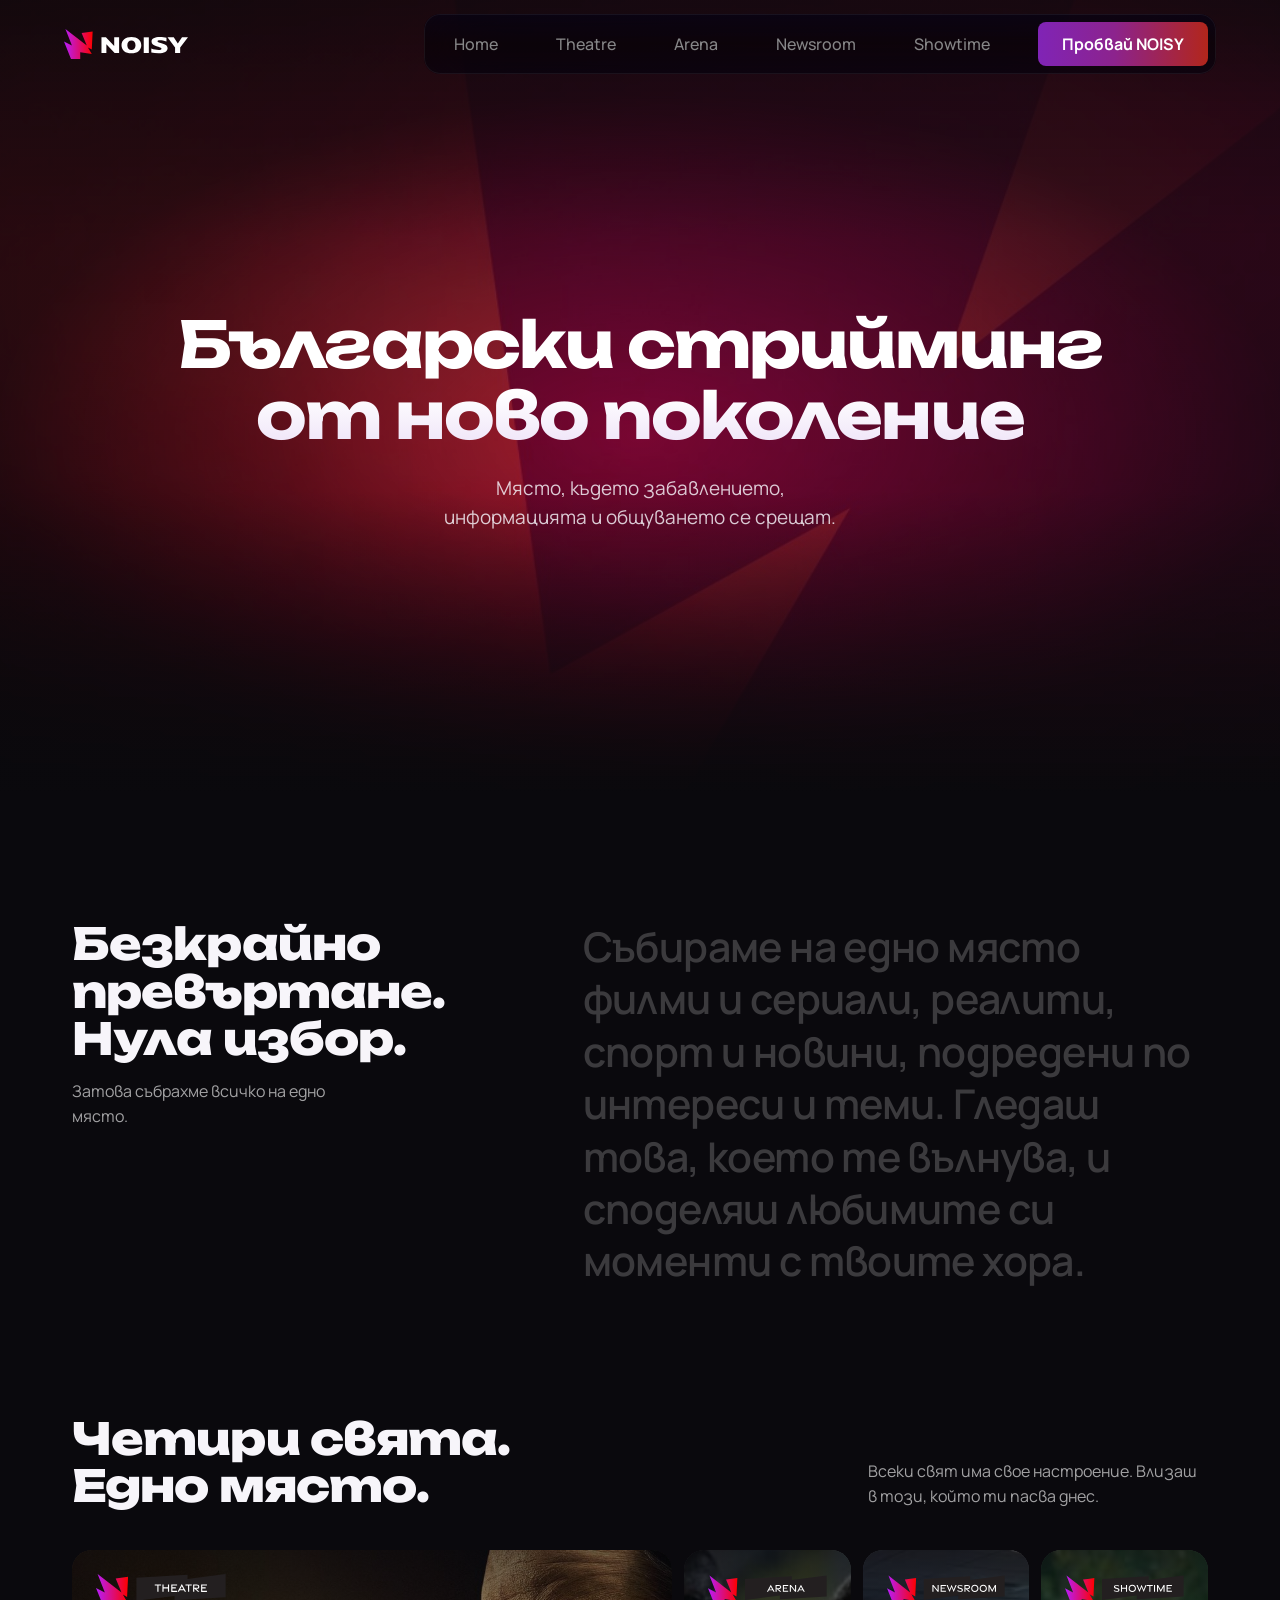
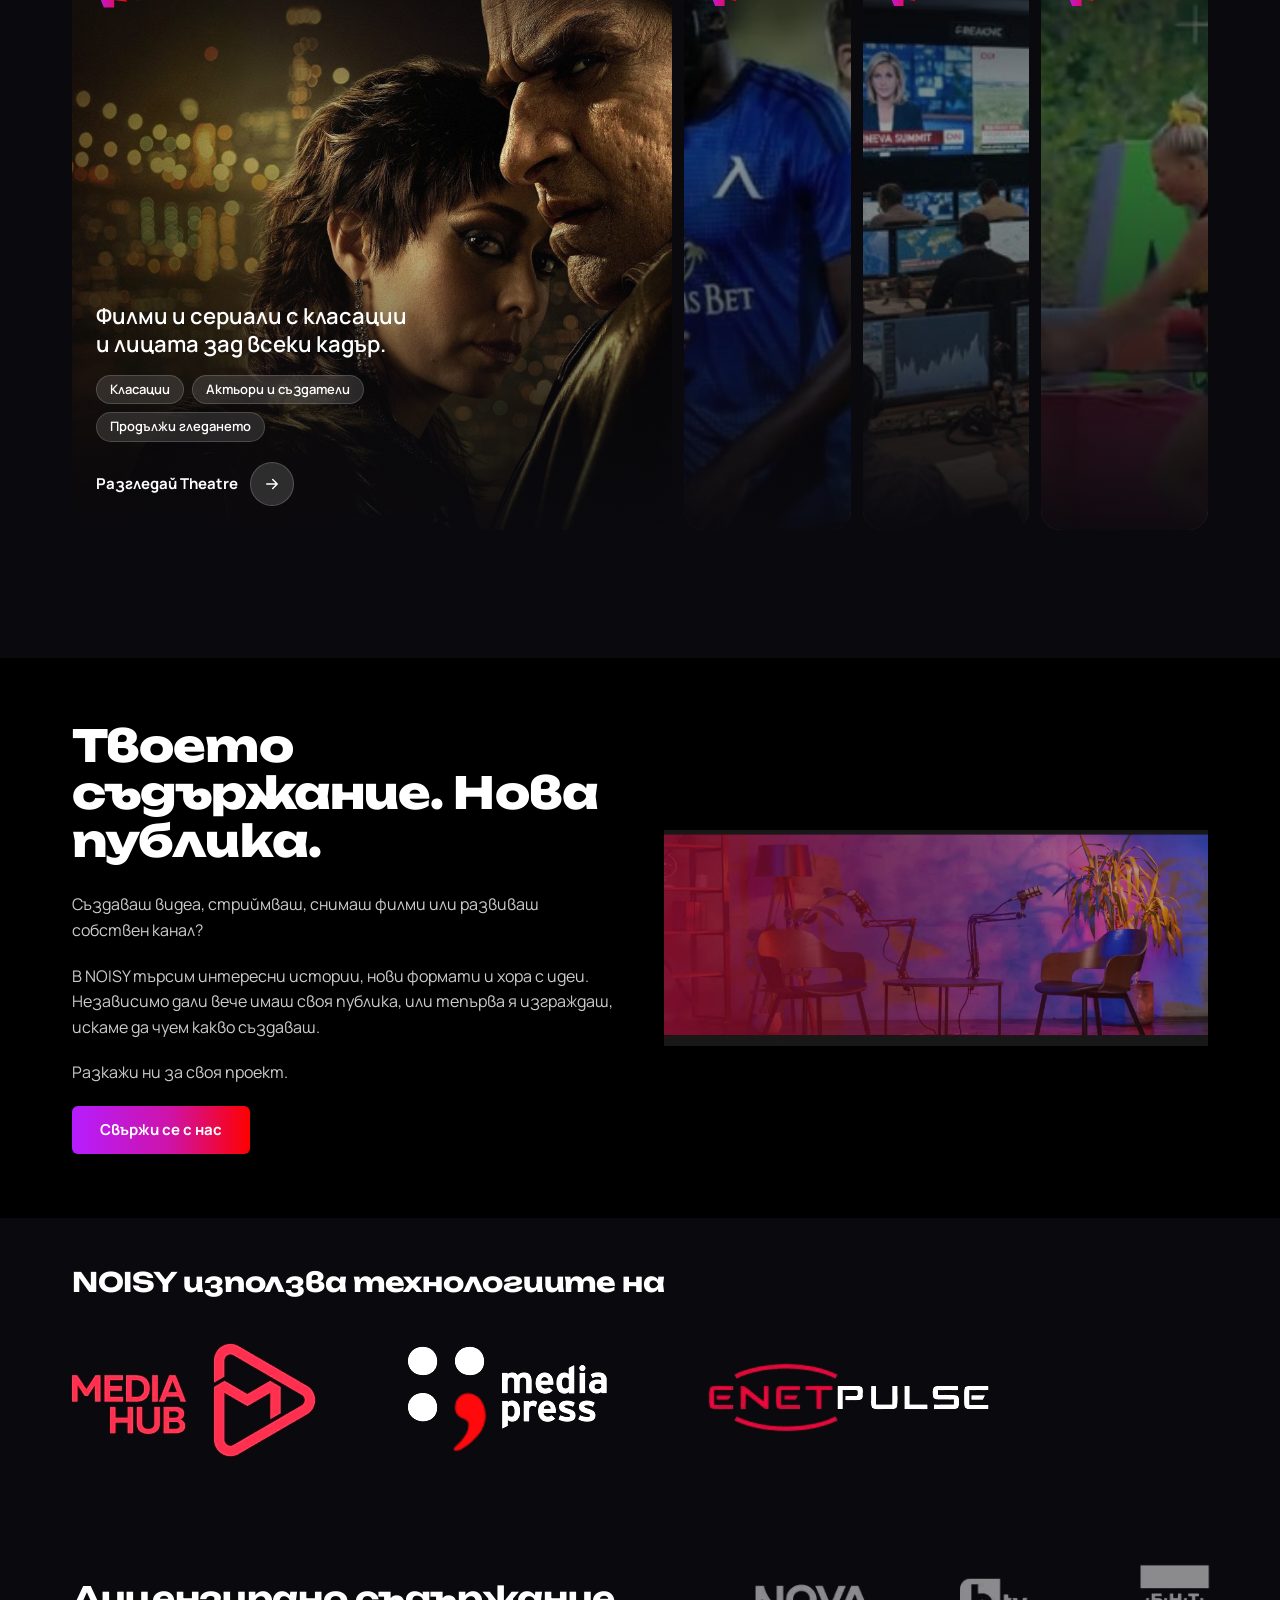
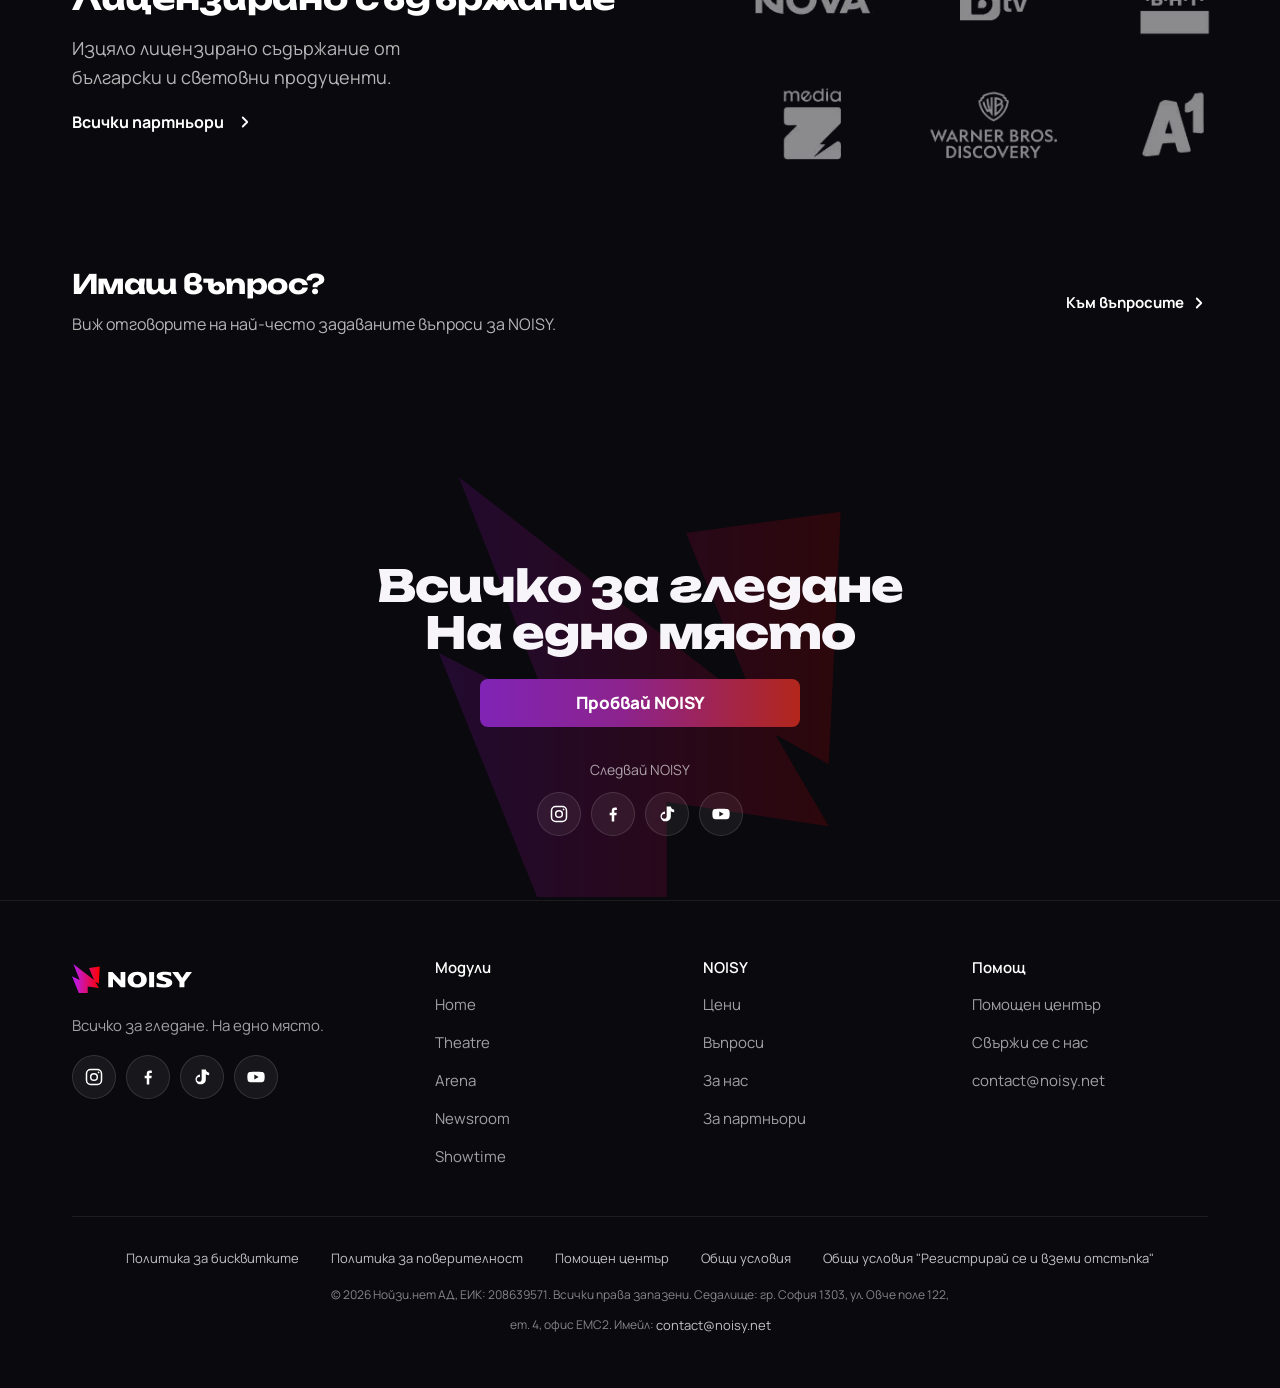
<file: about-v26-prev.html>
<!doctype html>
<html lang="bg">
<head><script>/* ако браузърът не пуска H.264 (напр. Chromium), видеата се зареждат като WebM */(function(){var t=document.createElement('video');if(t.canPlayType('video/mp4; codecs="avc1.42E01E"'))return;var sw=function(u){return typeof u=='string'?u.replace(/\.mp4(\?|#|$)/,'.webm$1'):u};var P=HTMLMediaElement.prototype,d=Object.getOwnPropertyDescriptor(P,'src');Object.defineProperty(P,'src',{get:d.get,set:function(u){d.set.call(this,sw(u))},configurable:true});var sa=Element.prototype.setAttribute;P.setAttribute=function(n,v){return sa.call(this,n,n==='src'?sw(v):v)};function fix(){[].forEach.call(document.querySelectorAll('video[src],video source[src]'),function(x){var s=x.getAttribute('src');if(/\.mp4/.test(s)){sa.call(x,'src',sw(s));var v=x.closest?x.closest('video'):x;if(v){v.load();if(v.autoplay){var p=v.play();if(p&&p.catch)p.catch(function(){})}}}})}document.addEventListener('DOMContentLoaded',fix)})();</script>
<meta charset="utf-8">
<meta name="viewport" content="width=device-width, initial-scale=1, viewport-fit=cover">
<title>За нас · NOISY</title>
<meta name="description" content="NOISY е български стрийминг от ново поколение: филми и сериали, реалити, спорт и новини на едно място.">
<meta name="theme-color" content="#0A090D"><meta name="robots" content="noindex,nofollow">
<meta property="og:title" content="За NOISY"><meta property="og:description" content="Български стрийминг от ново поколение."><meta property="og:image" content="vid/kap.jpg">
<link rel="icon" type="image/svg+xml" href="assets/symbol.svg">
<link rel="preconnect" href="https://fonts.googleapis.com"><link rel="preconnect" href="https://fonts.gstatic.com" crossorigin>
<link href="https://fonts.googleapis.com/css2?family=Manrope:wght@400;500;600;700;800&family=Unbounded:wght@400;500;600;700;800&display=swap" rel="stylesheet">
<link rel="preload" as="image" href="img/hero-bg.jpg">
<link rel="stylesheet" href="site23.css?v=1"><link rel="stylesheet" href="v12.css"><link rel="stylesheet" href="v13.css"><link rel="stylesheet" href="v14.css"><link rel="stylesheet" href="v15.css"><link rel="stylesheet" href="v19.css?v=15"><link rel="stylesheet" href="brand.css?v=18"><link rel="stylesheet" href="v21.css?v=7"><link rel="stylesheet" href="v22.css?v=11"><link rel="stylesheet" href="v23.css?v=24"><link rel="stylesheet" href="about23.css?v=11">
</head>
<body class="clean za">
<script>document.documentElement.classList.add("nonotes")</script>
<div class="progress" id="prog"></div>
<header class="hdr" id="hdr"><div class="w"><a class="logo" href="index.html" aria-label="NOISY"><img src="assets/logo.svg" alt="NOISY" width="100" height="24"></a><nav class="pnav" aria-label="Модули"><a href="index.html">Home</a><a href="theatre.html">Theatre</a><a href="arena.html">Arena</a><a href="f/f-newsroom.html">Newsroom</a><a href="f/f-showtime.html">Showtime</a><a class="btn btn-p pcta" href="index.html#ceni" data-su="">Пробвай NOISY</a></nav><span class="sp"></span><a class="login" href="#">Вход</a><a class="btn btn-p cta" href="index.html#ceni" data-su="">Пробвай NOISY</a></div></header>

<main>
<!-- ===== хиро ===== -->
<section class="za-hero" id="abHero">
 <div class="za-bg" id="abBg" aria-hidden="true"></div>
 <div class="w"><h1 class="za-in">Български стрийминг <br class="za-br">от ново поколение</h1><p class="za-in">Място, където забавлението, информацията и общуването се срещат.</p></div>
</section>


<!-- ===== обяснението: болката и решението, после мисията ===== -->
<section class="za-sec za-ex" aria-labelledby="abEx">
 <div class="w">
  <div class="za-top ap"><h2 class="h2" id="abEx">Безкрайно превъртане.<br>Нула избор.</h2><p>Затова събрахме всичко на едно място.</p></div>
  <p class="za-mis-p" id="abMis">Събираме на едно място филми и сериали, реалити, спорт и новини, подредени по интереси и теми. Гледаш това, което те вълнува, и споделяш любимите си моменти с твоите хора.</p>
 </div>
</section>

<!-- ===== четирите свята ===== -->
<section class="za-sec" aria-labelledby="abW">
 <div class="w">
  <div class="za-top ap"><h2 class="h2" id="abW">Четири свята.<br>Едно място.</h2><p>Всеки свят има свое настроение. Влизаш в този, който ти пасва днес.</p></div>
  <div class="za-wp ap" id="abWp">
   <article class="za-p on"><img class="za-ph" src="img/the-penguin-back.jpg" alt="" loading="lazy" decoding="async"><img class="za-lg" src="assets/Theatre.svg" alt="Theatre" width="234" height="61"><div class="za-pc"><p>Филми и сериали с класации и лицата зад всеки кадър.</p><ul class="za-ch"><li>Класации</li><li>Актьори и създатели</li><li>Продължи гледането</li></ul><a class="za-more" href="theatre.html">Разгледай Theatre<span class="za-go"><svg viewBox="0 0 24 24" aria-hidden="true"><path d="M5 12h14M13 6l6 6-6 6"/></svg></span></a></div></article>
   <article class="za-p"><img class="za-ph" src="img/levski-goal.jpg" alt="" loading="lazy" decoding="async"><img class="za-lg" src="assets/Arena.svg" alt="Arena" width="234" height="61"><div class="za-pc"><p>Спорт със статистики на живо, направо в плейъра.</p><ul class="za-ch"><li>Класирания и състави</li><li>Статистики на живо</li><li>Голът, веднага</li></ul><a class="za-more" href="arena.html">Разгледай Arena<span class="za-go"><svg viewBox="0 0 24 24" aria-hidden="true"><path d="M5 12h14M13 6l6 6-6 6"/></svg></span></a></div></article>
   <article class="za-p"><img class="za-ph" src="img/nr-1.jpg" alt="" loading="lazy" decoding="async"><img class="za-lg" src="assets/Newsroom.svg" alt="Newsroom" width="234" height="61"><div class="za-pc"><p>Новините на деня в кратки клипове и публицистика по теми.</p><ul class="za-ch"><li>Кратки клипове</li><li>Фийд по теми</li><li>Публицистика</li></ul><a class="za-more" href="f/f-newsroom.html">Разгледай Newsroom<span class="za-go"><svg viewBox="0 0 24 24" aria-hidden="true"><path d="M5 12h14M13 6l6 6-6 6"/></svg></span></a></div></article>
   <article class="za-p"><img class="za-ph" src="vid/kap.jpg" alt="" loading="lazy" decoding="async"><img class="za-lg" src="assets/Showtime.svg" alt="Showtime" width="234" height="61"><div class="za-pc"><p>Реалити предавания с акцентите от участниците.</p><ul class="za-ch"><li>Най-силните моменти</li><li>Акценти от участниците</li><li>Нищо не изпускаш</li></ul><a class="za-more" href="f/f-showtime.html">Разгледай Showtime<span class="za-go"><svg viewBox="0 0 24 24" aria-hidden="true"><path d="M5 12h14M13 6l6 6-6 6"/></svg></span></a></div></article>
  </div>
 </div>
</section>

<section class="za-creator" aria-labelledby="abCreator"><div class="w za-creator-in"><div class="za-creator-copy"><h2 id="abCreator" class="h2">Твоето съдържание. Нова публика.</h2><p>Създаваш видеа, стриймваш, снимаш филми или развиваш собствен канал?</p><p>В NOISY търсим интересни истории, нови формати и хора с идеи. Независимо дали вече имаш своя публика, или тепърва я изграждаш, искаме да чуем какво създаваш.</p><p>Разкажи ни за своя проект.</p><a class="za-creator-cta" href="mailto:contact@noisy.net">Свържи се с нас</a></div><div class="za-creator-art"><img src="img/about/creators.webp" alt="Студио за създатели на съдържание в NOISY" width="960" height="380" loading="lazy"></div></div></section>

<section aria-labelledby="a7k" class="a7-tk">
<div class="w ap"><h2 id="a7k">NOISY използва технологиите на</h2><img alt="MediaHub, mediapress, Enetpulse" height="180" loading="lazy" src="img/about/tech.webp" width="960"/></div>
</section>

<section aria-labelledby="a7l" class="a7-lic">
<div class="a7-w a7-licg">
<div class="ap"><h2 id="a7l">Лицензирано съдържание</h2><p>Изцяло лицензирано съдържание от български и световни продуценти.</p><a class="a7-more" href="partnyori.html">Всички партньори<svg aria-hidden="true" viewBox="0 0 24 24"><path d="M9 6l6 6-6 6"></path></svg></a></div>
<img alt="NOVA, bTV, БНТ, MediaZ, Warner Bros. Discovery, A1" class="ap" height="240" loading="lazy" src="img/about/licensed.webp" width="520"/>
</div>
</section>

<section aria-labelledby="about-questions" class="a7-questions"><div class="w"><div><h2 id="about-questions">Имаш въпрос?</h2><p>Виж отговорите на най-често задаваните въпроси за NOISY.</p></div><a class="a7-more" href="faq.html">Към въпросите<svg aria-hidden="true" viewbox="0 0 24 24"><path d="M9 6l6 6-6 6"></path></svg></a></div></section>

<section class="anchor">
  <div class="end ap za-end"><img class="sig" src="assets/symbol.svg" alt="" aria-hidden="true"><h2 class="h2">Всичко за гледане<br>На едно място</h2><a class="btn btn-p" href="#" data-su="">Пробвай NOISY</a><div class="end-soc"><span>Следвай NOISY</span><div class="f-soc" role="group" aria-label="NOISY в социалните мрежи"><a class="soc" data-social="instagram" href="#" target="_blank" rel="noopener" aria-label="NOISY в Instagram"><svg viewBox="0 0 24 24" fill="none" stroke="currentColor" stroke-width="1.8" aria-hidden="true"><rect x="3" y="3" width="18" height="18" rx="5"/><circle cx="12" cy="12" r="4"/><circle cx="17.5" cy="6.5" r="1" fill="currentColor" stroke="none"/></svg></a><a class="soc" data-social="facebook" href="#" target="_blank" rel="noopener" aria-label="NOISY в Facebook"><svg viewBox="0 0 24 24" fill="currentColor" aria-hidden="true"><path d="M13.5 21v-7.5h2.6l.4-3h-3V8.6c0-.9.3-1.5 1.5-1.5h1.6V4.4c-.3 0-1.2-.1-2.3-.1-2.3 0-3.8 1.4-3.8 3.9v2.3H8v3h2.5V21z"/></svg></a><a class="soc" data-social="tiktok" href="#" target="_blank" rel="noopener" aria-label="NOISY в TikTok"><svg viewBox="0 0 24 24" fill="currentColor" aria-hidden="true"><path d="M16.6 3c.4 2.2 1.8 3.6 4 3.8v3c-1.5 0-2.8-.4-4-1.2v6.3c0 3.4-2.7 5.9-6 5.9a5.9 5.9 0 0 1-1-11.8v3.1a2.9 2.9 0 1 0 2 2.8V3z"/></svg></a><a class="soc" data-social="youtube" href="#" target="_blank" rel="noopener" aria-label="NOISY в YouTube"><svg viewBox="0 0 24 24" fill="currentColor" aria-hidden="true"><path d="M22 8.2a3 3 0 0 0-2.1-2.1C18 5.6 12 5.6 12 5.6s-6 0-7.9.5A3 3 0 0 0 2 8.2 31 31 0 0 0 1.6 12 31 31 0 0 0 2 15.8a3 3 0 0 0 2.1 2.1c1.9.5 7.9.5 7.9.5s6 0 7.9-.5a3 3 0 0 0 2.1-2.1c.3-1.2.4-2.5.4-3.8s-.1-2.6-.4-3.8zM10 15V9l5.2 3z"/></svg></a></div></div></div>
</section>
</main>

<footer class="foot foot22"><div class="w">
 <div class="f-top">
  <div class="f-brand"><a class="f-logo" href="index.html" aria-label="NOISY"><img src="assets/logo.svg" alt="NOISY" width="120" height="29"></a><p>Всичко за гледане. На едно място.</p><div class="f-soc" role="group" aria-label="NOISY в социалните мрежи"><a class="soc" data-social="instagram" href="#" target="_blank" rel="noopener" aria-label="NOISY в Instagram"><svg viewBox="0 0 24 24" fill="none" stroke="currentColor" stroke-width="1.8" aria-hidden="true"><rect x="3" y="3" width="18" height="18" rx="5"/><circle cx="12" cy="12" r="4"/><circle cx="17.5" cy="6.5" r="1" fill="currentColor" stroke="none"/></svg></a><a class="soc" data-social="facebook" href="#" target="_blank" rel="noopener" aria-label="NOISY в Facebook"><svg viewBox="0 0 24 24" fill="currentColor" aria-hidden="true"><path d="M13.5 21v-7.5h2.6l.4-3h-3V8.6c0-.9.3-1.5 1.5-1.5h1.6V4.4c-.3 0-1.2-.1-2.3-.1-2.3 0-3.8 1.4-3.8 3.9v2.3H8v3h2.5V21z"/></svg></a><a class="soc" data-social="tiktok" href="#" target="_blank" rel="noopener" aria-label="NOISY в TikTok"><svg viewBox="0 0 24 24" fill="currentColor" aria-hidden="true"><path d="M16.6 3c.4 2.2 1.8 3.6 4 3.8v3c-1.5 0-2.8-.4-4-1.2v6.3c0 3.4-2.7 5.9-6 5.9a5.9 5.9 0 0 1-1-11.8v3.1a2.9 2.9 0 1 0 2 2.8V3z"/></svg></a><a class="soc" data-social="youtube" href="#" target="_blank" rel="noopener" aria-label="NOISY в YouTube"><svg viewBox="0 0 24 24" fill="currentColor" aria-hidden="true"><path d="M22 8.2a3 3 0 0 0-2.1-2.1C18 5.6 12 5.6 12 5.6s-6 0-7.9.5A3 3 0 0 0 2 8.2 31 31 0 0 0 1.6 12 31 31 0 0 0 2 15.8a3 3 0 0 0 2.1 2.1c1.9.5 7.9.5 7.9.5s6 0 7.9-.5a3 3 0 0 0 2.1-2.1c.3-1.2.4-2.5.4-3.8s-.1-2.6-.4-3.8zM10 15V9l5.2 3z"/></svg></a></div></div>
  <nav class="f-col" aria-label="Модули"><b>Модули</b><a href="index.html">Home</a><a href="theatre.html">Theatre</a><a href="arena.html">Arena</a><a href="f/f-newsroom.html">Newsroom</a><a href="f/f-showtime.html">Showtime</a></nav>
  <nav class="f-col" aria-label="NOISY"><b>NOISY</b><a href="index.html#ceni">Цени</a><a href="index.html#vuprosi">Въпроси</a><a href="about.html" aria-current="page">За нас</a><a href="partnyori.html">За партньори</a></nav>
  <nav class="f-col" aria-label="Помощ"><b>Помощ</b><a href="https://noisy.net/faq" target="_blank" rel="noopener">Помощен център</a><a href="https://noisy.net/contact_us" target="_blank" rel="noopener">Свържи се с нас</a><a href="mailto:contact@noisy.net">contact@noisy.net</a></nav>
 </div>
 <div class="f-legal"><nav aria-label="Правна информация"><a href="https://noisy.net/cookie_policy" target="_blank" rel="noopener">Политика за бисквитките</a><a href="https://noisy.net/privacy_policy" target="_blank" rel="noopener">Политика за поверителност</a><a href="https://noisy.net/faq" target="_blank" rel="noopener">Помощен център</a><a href="https://noisy.net/terms" target="_blank" rel="noopener">Общи условия</a><a href="https://noisy.net/discount_policy" target="_blank" rel="noopener">Общи условия "Регистрирай се и вземи отстъпка"</a></nav>
 <p>© 2026 Нойзи.нет АД, ЕИК: 208639571. Всички права запазени. Седалище: гр. София 1303, ул. Овче поле 122, ет. 4, офис EMC2. Имейл: <a href="mailto:contact@noisy.net">contact@noisy.net</a></p></div>
</div></footer>

<svg width="0" height="0" style="position:absolute"><defs><linearGradient id="gsp" x1="0" x2="1"><stop offset="0" stop-color="#B61DFF"/><stop offset=".45" stop-color="#CE13A8"/><stop offset="1" stop-color="#FF0000"/></linearGradient></defs></svg>

<button class="fab" id="fab" type="button" aria-label="Питай NOISY"><svg viewBox="0 0 24 24"><path d="M12 2l2.2 6.3L20.5 10l-6.3 2.2L12 18.5l-2.2-6.3L3.5 10l6.3-1.7z"/><path d="M19 15l.9 2.1L22 18l-2.1.9L19 21l-.9-2.1L16 18l2.1-.9z"/></svg>Питай NOISY</button>
<div class="bot" id="bot" role="dialog" aria-label="Асистент на NOISY"><header><span class="av"><svg viewBox="0 0 24 24"><path d="M12 2l2.2 6.3L20.5 10l-6.3 2.2L12 18.5l-2.2-6.3L3.5 10l6.3-1.7z"/><path d="M19 15l.9 2.1L22 18l-2.1.9L19 21l-.9-2.1L16 18l2.1-.9z"/></svg></span><div><b>Асистентът на NOISY</b><small>● Отговаря веднага</small></div><button type="button" id="botx" aria-label="Затвори">×</button></header>
 <div class="log" id="blog"></div><div class="sug" id="bsug"></div><form id="bform"><input id="bin" placeholder="Питай каквото искаш" autocomplete="off" aria-label="Въпрос"><button type="submit" aria-label="Изпрати">↑</button></form><p class="note">Мокъп. На живо тук ще е Fin от Intercom.</p></div>
<div class="su" id="su" role="dialog" aria-modal="true" aria-labelledby="suh"><div class="scrim" data-x></div><div class="pn"><i class="grab"></i><button class="x" type="button" data-x aria-label="Затвори">×</button>
 <div class="st1"><h3 id="suh">Започни с NOISY</h3><p class="sp2">Създай профил и разгледай. Абонаментът избираш отделно.</p><p class="plan" id="suplan"></p>
  <button class="ob g" type="button" data-ok>G&nbsp; Продължи с Google</button><button class="ob a" type="button" data-ok> Продължи с Apple</button>
  <p class="or">или с имейл</p><form id="suf"><input type="email" placeholder="имейл" autocomplete="email" aria-label="Имейл" required><button type="submit">Напред</button></form>
  <div class="tr"><span>Без карта</span><span>Спираш с един бутон</span><span>Плащаш, само ако решиш</span></div></div>
 <div class="ok"><div style="font-size:44px">🎬</div><b>Следващата стъпка е приложението</b><p>Мокъп: тук човекът влиза в приложението.</p><a class="btn btn-p" href="#" data-x>Към NOISY</a></div></div></div>
<script>
/* ===== v10 · всеки „Пробвай безплатно“ / „Избери“ отваря листа; планът се помни ===== */
(function(){const su=document.getElementById('su'),pl=document.getElementById('suplan');let last=null;
 function open(plan,from){last=from;su.classList.remove('done');pl.classList.toggle('on',!!plan);pl.textContent=plan?'Избран план: '+plan+'. Плащаш едва след като пробваш.':'';su.classList.add('on');document.body.style.overflow='hidden';setTimeout(()=>su.querySelector('.ob.g').focus({preventScroll:true}),350)}
 function close(){su.classList.remove('on');document.body.style.overflow='';if(last)last.focus({preventScroll:true})}
 document.addEventListener('click',e=>{const a=e.target.closest('[data-su]');if(!a)return;e.preventDefault();open(a.dataset.su||'',a)});
 su.addEventListener('click',e=>{if(e.target.closest('[data-x]')){e.preventDefault();close()}if(e.target.closest('[data-ok]'))su.classList.add('done')});
 document.getElementById('suf').addEventListener('submit',e=>{e.preventDefault();su.classList.add('done')});
 addEventListener('keydown',e=>{if(e.key==='Escape'&&su.classList.contains('on'))close()});
 window.openSignup=open;})();
</script>
<script>document.querySelectorAll(".login").forEach(a=>a.addEventListener("click",e=>{e.preventDefault();window.openSignup("",a)}));document.querySelectorAll("[data-assistant]").forEach(a=>a.addEventListener("click",e=>{e.preventDefault();document.getElementById("fab").click()}));</script>
<script>/* ===== v9 · асистентът: бутонът излиза след хирото; отговорите са от проверените факти (ЧЗВ) ===== */
(function(){const fab=document.getElementById('fab'),bot=document.getElementById('bot'),log=document.getElementById('blog'),sug=document.getElementById('bsug'),form=document.getElementById('bform'),inp=document.getElementById('bin');
 new IntersectionObserver(es=>es.forEach(e=>fab.classList.toggle('on',!e.isIntersecting)),{threshold:0}).observe(document.getElementById('abHero'));
 const A=[
  [/довечера|какво да гледам|препоръч|гледам/i,'Ако искаш нещо за довечера:','showtime'],
  [/цен|струва|колко|евр|€|плащ/i,'Solo е 14,90 € на месец. Together е 24,90 € за до петима, тоест 4,98 € на човек. За 3 месеца е с 10% по-малко, за 12 месеца с 15%.'],
  [/приятел|семейств|петима|делим/i,'Избираш Together и каниш до четирима след плащането. Плаща един, всеки има свой профил и свой списък.'],
  [/телевиз|tv|лаптоп|телефон|устройств/i,'Web версията е достъпна в noisy.net. Приложенията за iPhone, Android и Smart TV са обозначени като „Очаквай скоро“.'],
  [/спр|откаж|абонамент|прекрат/i,'Спираш с един бутон в профила, без обаждания и имейли. За платените планове има 14 дни гаранция.'],
  [/реклам/i,'Няма реклами. Нито преди, нито по време на гледането.'],
  [/мач|спорт|левски|arena|футбол/i,'Мачовете са в Arena: на живо, със статистиката и ивентите до мача. Премиум спортът е добавка към плана.'],
  [/безплат|карта/i,'Регистрацията е отделна от абонамента. Разглеждаш преди да избереш план. Няма постоянен безплатен план.'],
  [/изреж|сподел|клип|момент|share/i,'Натискаш ивента от епизода, изрязваш откъс до 20 секунди, слагаш стикер и го пращаш в Instagram, WhatsApp или групата.']];
 const S=['Какво да гледам довечера?','Колко струва с приятели?','Къде мога да гледам?','Как да спра абонамента?','Има ли мачове на живо?'];
 function add(cls,html){const d=document.createElement('div');d.className=cls;d.innerHTML=html;log.appendChild(d);log.scrollTop=log.scrollHeight;return d}
 function answer(q){add('q',q.replace(/</g,'&lt;'));const dots=add('dots','<i></i><i></i><i></i>');
  const hit=A.find(a=>a[0].test(q));setTimeout(()=>{dots.remove();
   if(hit&&hit[2]==='showtime'){const a=add('a',hit[1]+'<div class="rec" data-go="showtime"><img src="vid/kap.jpg" alt=""><div><b>Игри на волята</b><small>Капитанската битка от снощи · 31:05</small></div></div><div class="rec" data-go="theatre"><img src="img/the-penguin-poster.jpg" alt=""><div><b>Пингвинът</b><small>HBO · Нов епизод</small></div></div>')}
   else add('a',hit?hit[1]:'Мога да помогна с цените, устройствата, съдържанието и споделянето. Пробвай някой от въпросите отдолу.')},900)}
 sug.innerHTML=S.map(x=>'<button type="button">'+x+'</button>').join('');
 sug.addEventListener('click',e=>{const b=e.target.closest('button');if(b)answer(b.textContent)});
 form.addEventListener('submit',e=>{e.preventDefault();const v=inp.value.trim();if(!v)return;inp.value='';answer(v)});
 log.addEventListener('click',e=>{const r=e.target.closest('[data-go]');if(!r)return;location.href={showtime:'f/f-showtime.html',theatre:'theatre.html'}[r.dataset.go]||'index.html'});
 let first=true;fab.addEventListener('click',()=>{bot.classList.toggle('on');if(first){first=false;add('a','Здрасти! Аз съм асистентът на NOISY. Питай ме за цени, какво да гледаш или как да пратиш момент на приятели.')}setTimeout(()=>inp.focus({preventScroll:true}),300)});
 document.getElementById('botx').addEventListener('click',()=>bot.classList.remove('on'));
 addEventListener('keydown',e=>{if(e.key==='Escape')bot.classList.remove('on')});})();

</script>
<script>
/* ===== „За нас“: хедърът и лентата отгоре, плавното появяване, думите на мисията, фонът на хирото ===== */
(function(){var hdr=document.getElementById('hdr'),prog=document.getElementById('prog'),bg=document.getElementById('abBg'),mis=document.getElementById('abMis');
 var reduce=matchMedia('(prefers-reduced-motion: reduce)').matches;
 mis.innerHTML=mis.textContent.split(' ').map(function(w){return '<span class="za-wd">'+w+'</span>'}).join(' ');
 var wds=[].slice.call(mis.querySelectorAll('.za-wd'));
 var raf=0;function upd(){raf=0;var y=scrollY,h=document.documentElement.scrollHeight-innerHeight;
  prog.style.transform='scaleX('+(h>0?y/h:0)+')';prog.classList.toggle('on',y>60);hdr.classList.toggle('solid',y>20);
  if(!reduce&&y<innerHeight*1.2)bg.style.transform='translate3d(0,'+(y*.25)+'px,0)';
  var r=mis.getBoundingClientRect(),vh=innerHeight,a=vh*.85,b=vh*.4,t=Math.min(1,Math.max(0,(a-r.top)/(a-b+r.height*.6)));
  var n=wds.length,on=t*(n+4);for(var i=0;i<n;i++)wds[i].style.setProperty('--o',reduce?1:Math.min(1,Math.max(.2,.2+.8*(on-i)/4)).toFixed(3))}
 addEventListener('scroll',function(){if(!raf)raf=requestAnimationFrame(upd)},{passive:true});addEventListener('resize',upd);upd();
 var els=[].slice.call(document.querySelectorAll('.ap'));
 if(!('IntersectionObserver' in window)||reduce){els.forEach(function(e){e.classList.add('in')})}
 else{var io=new IntersectionObserver(function(es){es.forEach(function(e){if(e.isIntersecting){e.target.classList.add('in');io.unobserve(e.target)}})},{threshold:.12,rootMargin:'0px 0px -8% 0px'});els.forEach(function(e){io.observe(e)})}
 /* четирите свята: панелът, върху който сочиш, се разгръща */
 var ps=[].slice.call(document.querySelectorAll('.za-p'));
 ps.forEach(function(p){function on(){ps.forEach(function(q){q.classList.toggle('on',q===p)})}p.addEventListener('mouseenter',on);p.addEventListener('focusin',on);p.addEventListener('click',on)});
 /* социалните мрежи и магазините: истинските адреси още ги няма */
 [].forEach.call(document.querySelectorAll('[data-store],[data-social]'),function(a){a.removeAttribute('target');a.addEventListener('click',function(e){e.preventDefault()})});
})();
</script>
<nav class="mobile-worlds" aria-label="Световете на NOISY"><a href="theatre.html">Theatre</a><a href="f/f-showtime.html">Showtime</a><a href="arena.html">Arena</a><a href="f/f-newsroom.html">Newsroom</a></nav>
</body>
</html>
</file>
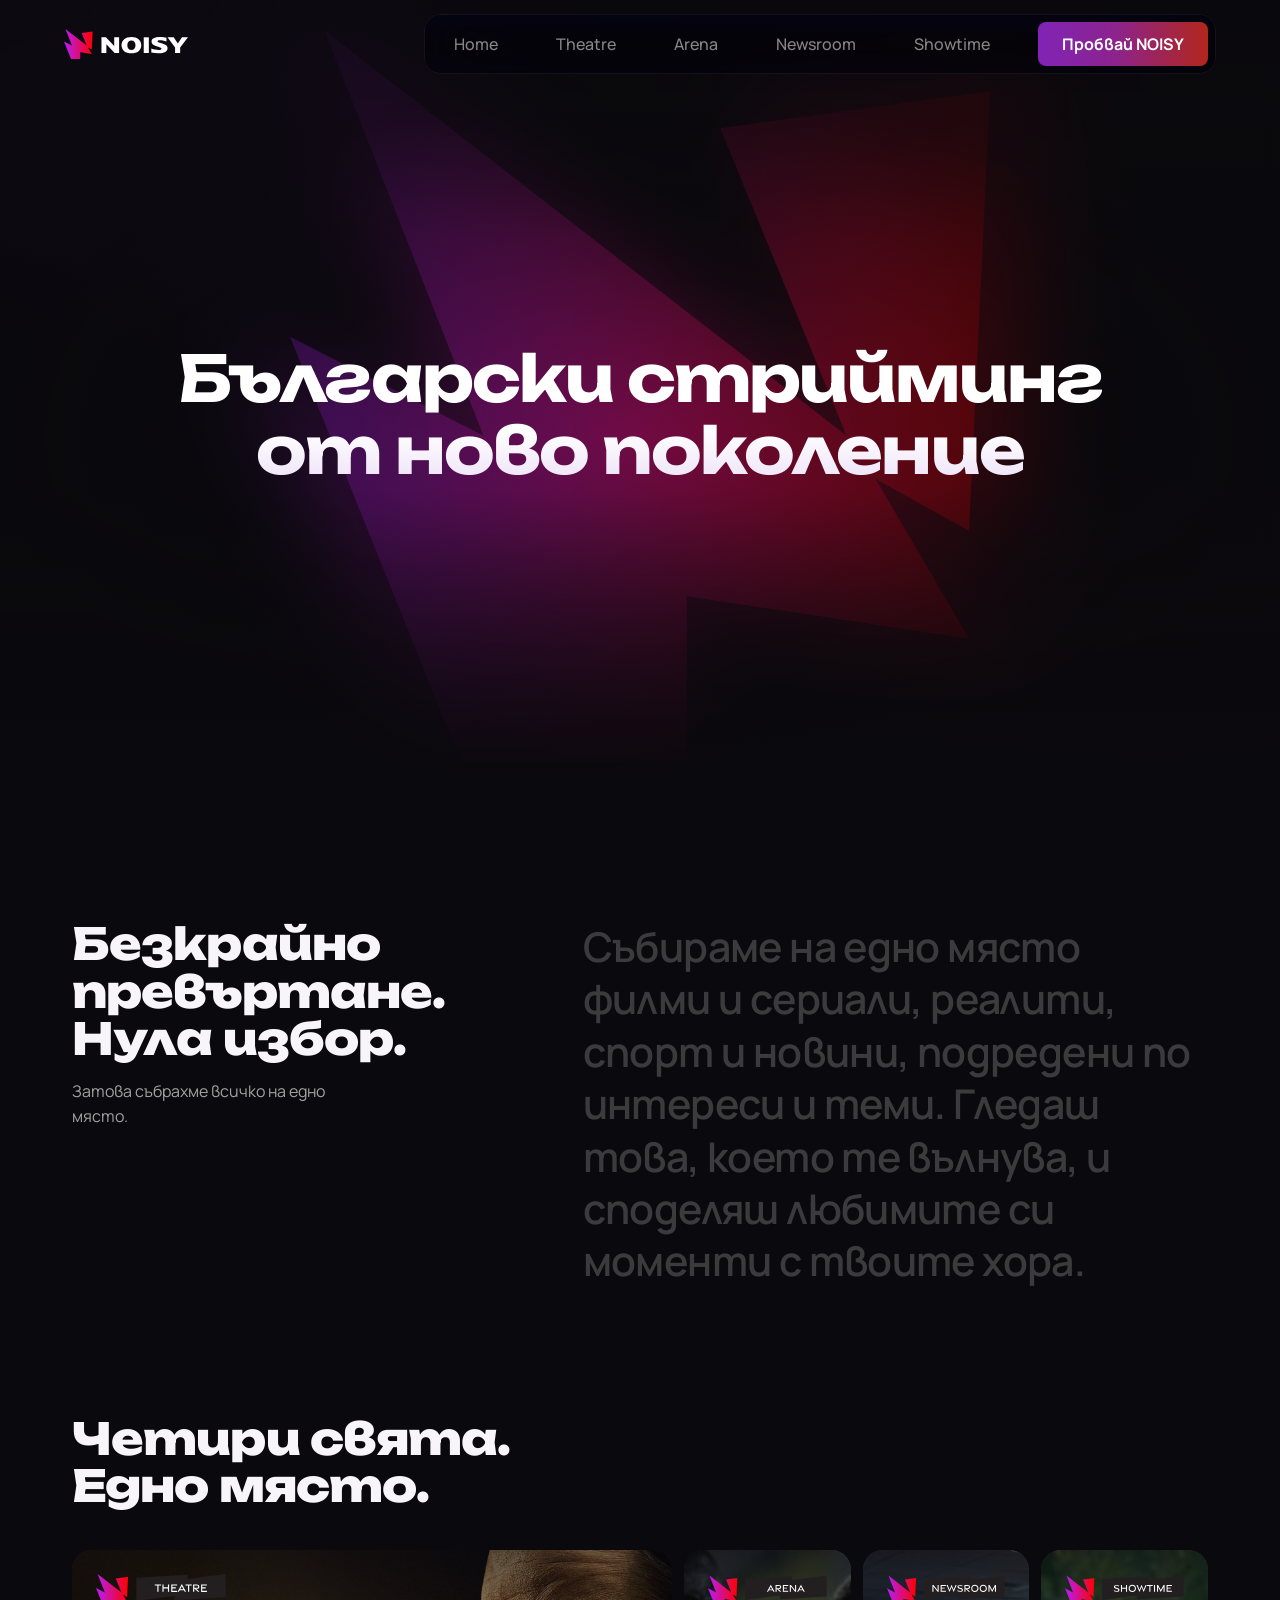
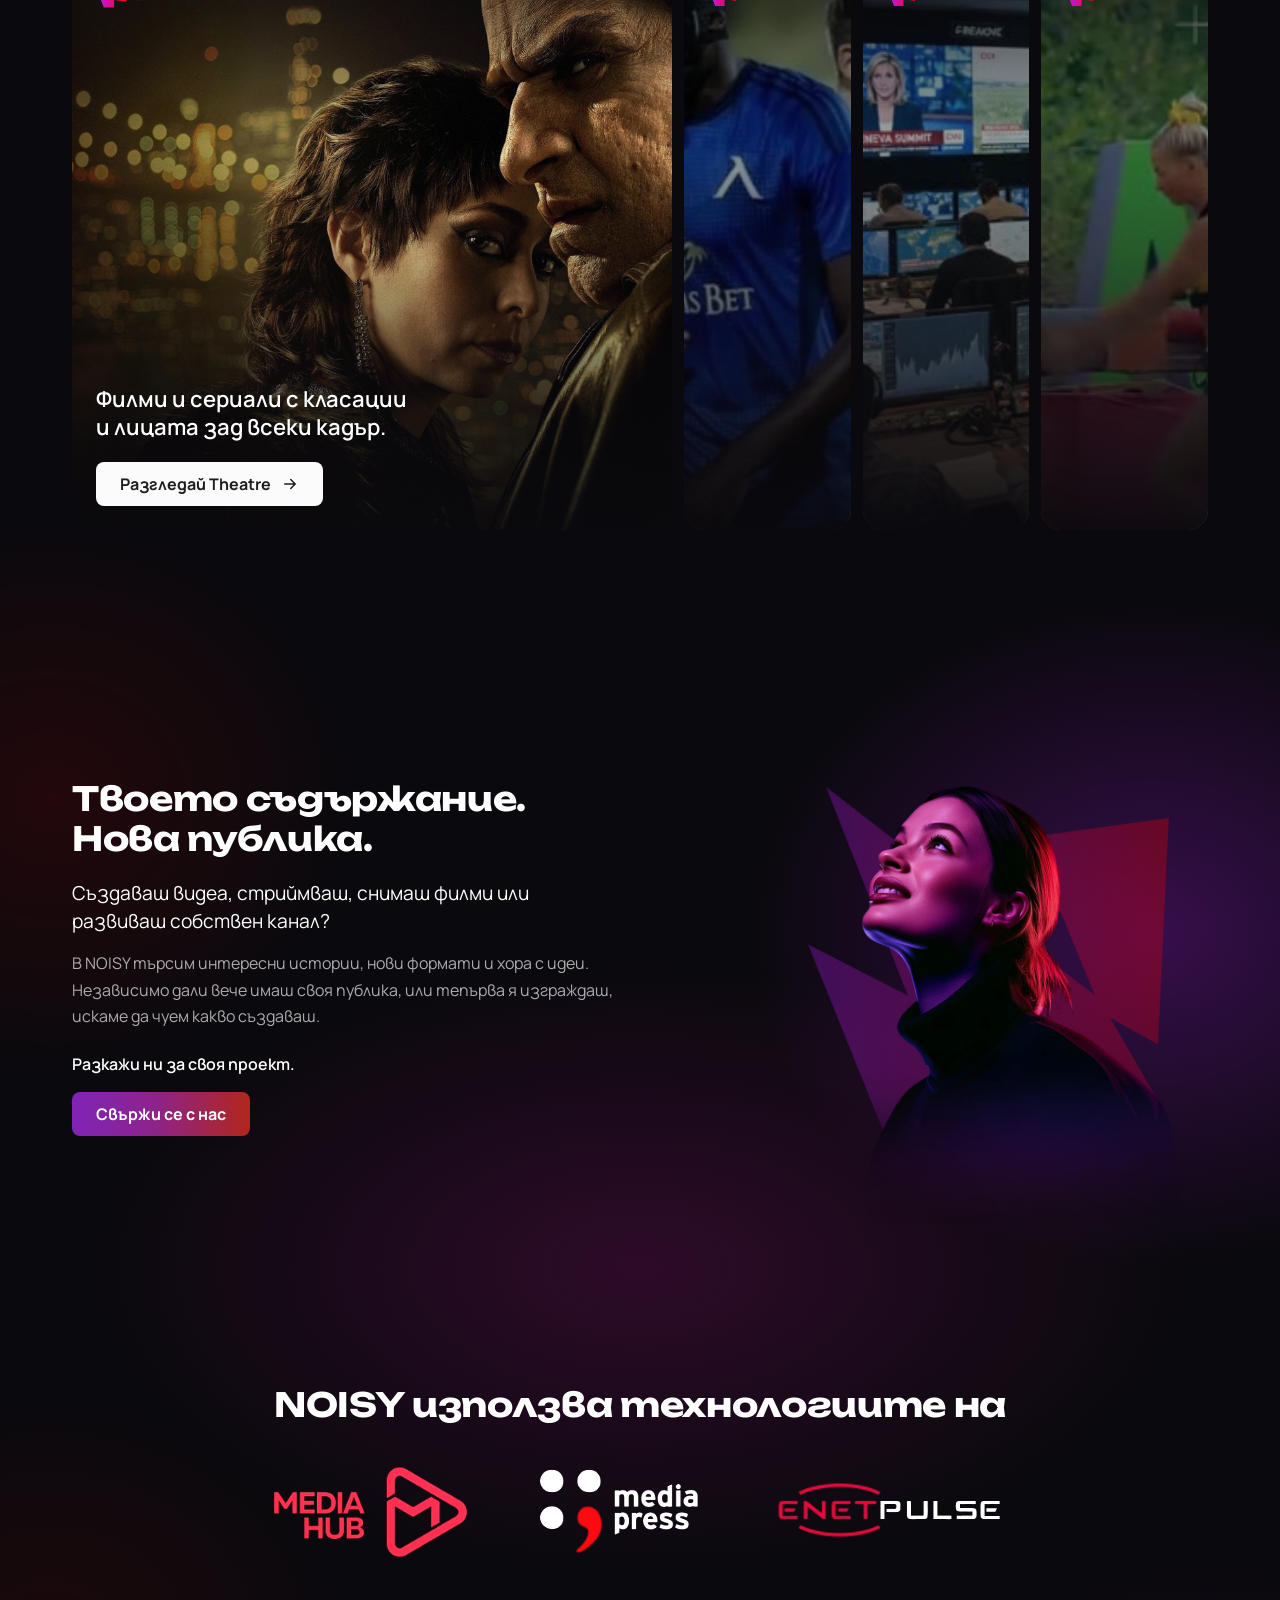
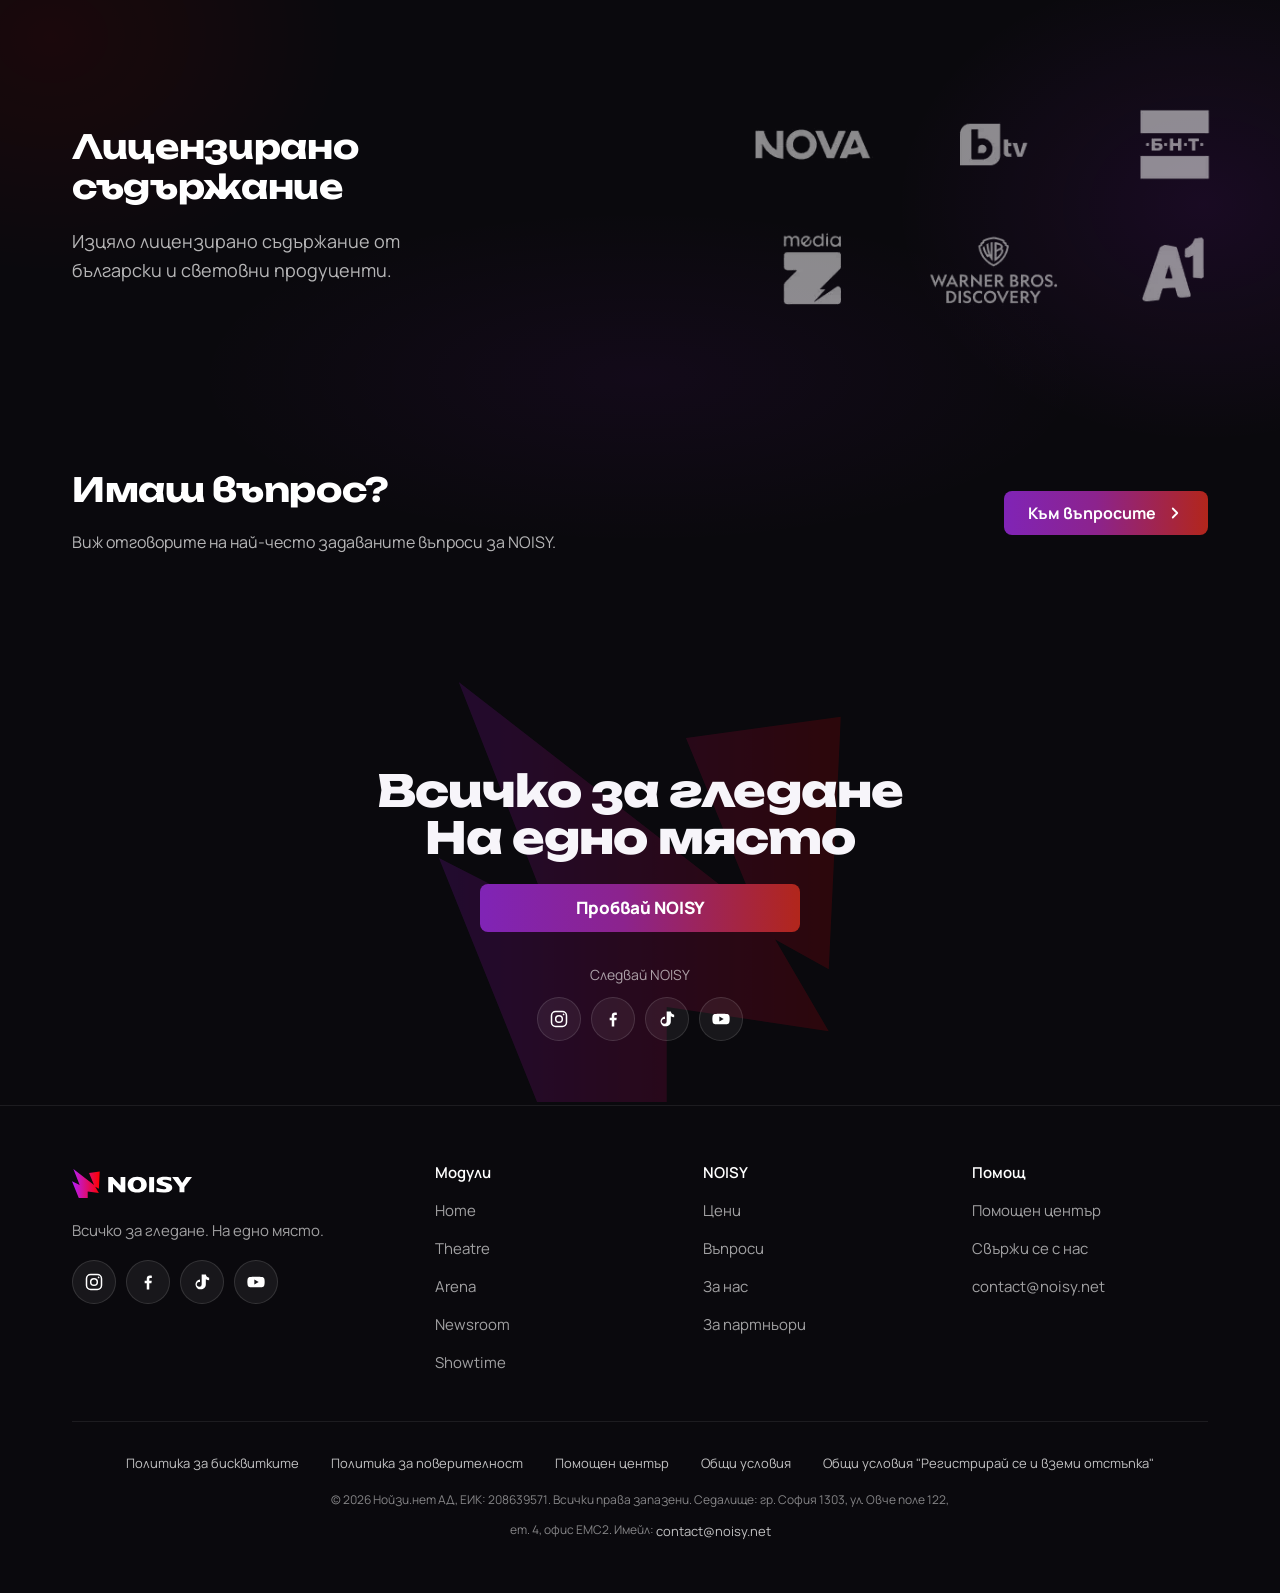
<file: about.html>
<!doctype html>
<html lang="bg">
<head><script>/* ако браузърът не пуска H.264 (напр. Chromium), видеата се зареждат като WebM */(function(){var t=document.createElement('video');if(t.canPlayType('video/mp4; codecs="avc1.42E01E"'))return;var sw=function(u){return typeof u=='string'?u.replace(/\.mp4(\?|#|$)/,'.webm$1'):u};var P=HTMLMediaElement.prototype,d=Object.getOwnPropertyDescriptor(P,'src');Object.defineProperty(P,'src',{get:d.get,set:function(u){d.set.call(this,sw(u))},configurable:true});var sa=Element.prototype.setAttribute;P.setAttribute=function(n,v){return sa.call(this,n,n==='src'?sw(v):v)};function fix(){[].forEach.call(document.querySelectorAll('video[src],video source[src]'),function(x){var s=x.getAttribute('src');if(/\.mp4/.test(s)){sa.call(x,'src',sw(s));var v=x.closest?x.closest('video'):x;if(v){v.load();if(v.autoplay){var p=v.play();if(p&&p.catch)p.catch(function(){})}}}})}document.addEventListener('DOMContentLoaded',fix)})();</script>
<meta charset="utf-8">
<meta name="viewport" content="width=device-width, initial-scale=1, viewport-fit=cover">
<title>За нас · NOISY</title>
<meta name="description" content="NOISY е български стрийминг от ново поколение: филми и сериали, реалити, спорт и новини на едно място.">
<meta name="theme-color" content="#0A090D"><meta name="robots" content="noindex,nofollow">
<meta property="og:title" content="За NOISY"><meta property="og:description" content="Български стрийминг от ново поколение."><meta property="og:image" content="vid/kap.jpg">
<link rel="icon" type="image/svg+xml" href="assets/symbol.svg">
<link rel="preconnect" href="https://fonts.googleapis.com"><link rel="preconnect" href="https://fonts.gstatic.com" crossorigin>
<link href="https://fonts.googleapis.com/css2?family=Manrope:wght@400;500;600;700;800&family=Unbounded:wght@400;500;600;700;800&display=swap" rel="stylesheet">
<link rel="preload" as="image" href="img/hero-bg.jpg">
<link rel="stylesheet" href="site23.css?v=1"><link rel="stylesheet" href="v12.css"><link rel="stylesheet" href="v13.css"><link rel="stylesheet" href="v14.css"><link rel="stylesheet" href="v15.css"><link rel="stylesheet" href="v19.css?v=15"><link rel="stylesheet" href="brand.css?v=18"><link rel="stylesheet" href="v21.css?v=7"><link rel="stylesheet" href="v22.css?v=11"><link rel="stylesheet" href="v23.css?v=24"><link rel="stylesheet" href="about23.css?v=11"><link rel="stylesheet" href="about-flow.css?v=27">
<link rel="stylesheet" href="m28.css?v=4"></head>
<body class="clean za">
<script>document.documentElement.classList.add("nonotes")</script>
<div class="progress" id="prog"></div>
<header class="hdr" id="hdr"><div class="w"><a class="logo" href="index.html" aria-label="NOISY"><img src="assets/logo.svg" alt="NOISY" width="100" height="24"></a><nav class="pnav" aria-label="Модули"><a href="index.html">Home</a><a href="theatre.html">Theatre</a><a href="arena.html">Arena</a><a href="f/f-newsroom.html">Newsroom</a><a href="f/f-showtime.html">Showtime</a><a class="btn btn-p pcta" href="index.html#ceni" data-su="">Пробвай NOISY</a></nav><span class="sp"></span><a class="login" href="#">Вход</a><a class="btn btn-p cta" href="index.html#ceni" data-su="">Пробвай NOISY</a></div></header>

<main>
<!-- ===== хиро ===== -->
<section class="za-hero" id="abHero">
 <div class="za-bg" id="abBg" aria-hidden="true"></div>
 <div class="w"><h1 class="za-in">Български стрийминг <br class="za-br">от ново поколение</h1></div>
</section>


<!-- ===== обяснението: болката и решението, после мисията ===== -->
<section class="za-sec za-ex" aria-labelledby="abEx">
 <div class="w">
  <div class="za-top ap"><h2 class="h2" id="abEx">Безкрайно превъртане.<br>Нула избор.</h2><p>Затова събрахме всичко на едно място.</p></div>
  <p class="za-mis-p" id="abMis">Събираме на едно място филми и сериали, реалити, спорт и новини, подредени по интереси и теми. Гледаш това, което те вълнува, и споделяш любимите си моменти с твоите хора.</p>
 </div>
</section>

<!-- ===== четирите свята ===== -->
<section class="za-sec" aria-labelledby="abW">
 <div class="w">
  <div class="za-top ap"><h2 class="h2" id="abW">Четири свята.<br>Едно място.</h2></div>
  <div class="za-wp ap" id="abWp">
   <article class="za-p on"><img class="za-ph" src="img/the-penguin-back.jpg" alt="" loading="lazy" decoding="async"><img class="za-lg" src="assets/Theatre.svg" alt="Theatre" width="234" height="61"><div class="za-pc"><p>Филми и сериали с класации и лицата зад всеки кадър.</p><a class="za-more" href="theatre.html">Разгледай Theatre<span class="za-go"><svg viewBox="0 0 24 24" aria-hidden="true"><path d="M5 12h14M13 6l6 6-6 6"/></svg></span></a></div></article>
   <article class="za-p"><img class="za-ph" src="img/levski-goal.jpg" alt="" loading="lazy" decoding="async"><img class="za-lg" src="assets/Arena.svg" alt="Arena" width="234" height="61"><div class="za-pc"><p>Спорт със статистики на живо, направо в плейъра.</p><a class="za-more" href="arena.html">Разгледай Arena<span class="za-go"><svg viewBox="0 0 24 24" aria-hidden="true"><path d="M5 12h14M13 6l6 6-6 6"/></svg></span></a></div></article>
   <article class="za-p"><img class="za-ph" src="img/nr-1.jpg" alt="" loading="lazy" decoding="async"><img class="za-lg" src="assets/Newsroom.svg" alt="Newsroom" width="234" height="61"><div class="za-pc"><p>Новините на деня в кратки клипове и публицистика по теми.</p><a class="za-more" href="f/f-newsroom.html">Разгледай Newsroom<span class="za-go"><svg viewBox="0 0 24 24" aria-hidden="true"><path d="M5 12h14M13 6l6 6-6 6"/></svg></span></a></div></article>
   <article class="za-p"><img class="za-ph" src="vid/kap.jpg" alt="" loading="lazy" decoding="async"><img class="za-lg" src="assets/Showtime.svg" alt="Showtime" width="234" height="61"><div class="za-pc"><p>Реалити предавания с акцентите от участниците.</p><a class="za-more" href="f/f-showtime.html">Разгледай Showtime<span class="za-go"><svg viewBox="0 0 24 24" aria-hidden="true"><path d="M5 12h14M13 6l6 6-6 6"/></svg></span></a></div></article>
  </div>
 </div>
</section>

<div class="za-flow">
<section class="za-creator" aria-labelledby="abCreator"><div class="w za-creator-in"><div class="za-creator-copy"><h2 id="abCreator" class="h2">Твоето съдържание. Нова публика.</h2><p>Създаваш видеа, стриймваш, снимаш филми или развиваш собствен канал?</p><p>В NOISY търсим интересни истории, нови формати и хора с идеи. Независимо дали вече имаш своя публика, или тепърва я изграждаш, искаме да чуем какво създаваш.</p><p>Разкажи ни за своя проект.</p><a class="za-creator-cta" href="mailto:contact@noisy.net">Свържи се с нас</a></div><div class="za-creator-art"><img src="img/about/creator-cutout.webp" alt="Портрет на жена с поглед нагоре в цветовете на NOISY" width="860" height="1260" loading="lazy"></div></div></section>

<section aria-labelledby="a7k" class="a7-tk">
<div class="w ap"><h2 id="a7k">NOISY използва технологиите на</h2><img alt="MediaHub, mediapress, Enetpulse" height="180" loading="lazy" src="img/about/tech.webp" width="960"/></div>
</section>

<section aria-labelledby="a7l" class="a7-lic">
<div class="a7-w a7-licg">
<div class="ap"><h2 id="a7l">Лицензирано съдържание</h2><p>Изцяло лицензирано съдържание от български и световни продуценти.</p></div>
<img alt="NOVA, bTV, БНТ, MediaZ, Warner Bros. Discovery, A1" class="ap" height="240" loading="lazy" src="img/about/licensed.webp" width="520"/>
</div>
</section>

<section aria-labelledby="about-questions" class="a7-questions"><div class="w"><div><h2 id="about-questions">Имаш въпрос?</h2><p>Виж отговорите на най-често задаваните въпроси за NOISY.</p></div><a class="a7-more" href="faq.html">Към въпросите<svg aria-hidden="true" viewbox="0 0 24 24"><path d="M9 6l6 6-6 6"></path></svg></a></div></section>

</div>
<section class="anchor">
  <div class="end ap za-end"><img class="sig" src="assets/symbol.svg" alt="" aria-hidden="true"><h2 class="h2">Всичко за гледане<br>На едно място</h2><a class="btn btn-p" href="#" data-su="">Пробвай NOISY</a><div class="end-soc"><span>Следвай NOISY</span><div class="f-soc" role="group" aria-label="NOISY в социалните мрежи"><a class="soc" data-social="instagram" href="#" target="_blank" rel="noopener" aria-label="NOISY в Instagram"><svg viewBox="0 0 24 24" fill="none" stroke="currentColor" stroke-width="1.8" aria-hidden="true"><rect x="3" y="3" width="18" height="18" rx="5"/><circle cx="12" cy="12" r="4"/><circle cx="17.5" cy="6.5" r="1" fill="currentColor" stroke="none"/></svg></a><a class="soc" data-social="facebook" href="#" target="_blank" rel="noopener" aria-label="NOISY в Facebook"><svg viewBox="0 0 24 24" fill="currentColor" aria-hidden="true"><path d="M13.5 21v-7.5h2.6l.4-3h-3V8.6c0-.9.3-1.5 1.5-1.5h1.6V4.4c-.3 0-1.2-.1-2.3-.1-2.3 0-3.8 1.4-3.8 3.9v2.3H8v3h2.5V21z"/></svg></a><a class="soc" data-social="tiktok" href="#" target="_blank" rel="noopener" aria-label="NOISY в TikTok"><svg viewBox="0 0 24 24" fill="currentColor" aria-hidden="true"><path d="M16.6 3c.4 2.2 1.8 3.6 4 3.8v3c-1.5 0-2.8-.4-4-1.2v6.3c0 3.4-2.7 5.9-6 5.9a5.9 5.9 0 0 1-1-11.8v3.1a2.9 2.9 0 1 0 2 2.8V3z"/></svg></a><a class="soc" data-social="youtube" href="#" target="_blank" rel="noopener" aria-label="NOISY в YouTube"><svg viewBox="0 0 24 24" fill="currentColor" aria-hidden="true"><path d="M22 8.2a3 3 0 0 0-2.1-2.1C18 5.6 12 5.6 12 5.6s-6 0-7.9.5A3 3 0 0 0 2 8.2 31 31 0 0 0 1.6 12 31 31 0 0 0 2 15.8a3 3 0 0 0 2.1 2.1c1.9.5 7.9.5 7.9.5s6 0 7.9-.5a3 3 0 0 0 2.1-2.1c.3-1.2.4-2.5.4-3.8s-.1-2.6-.4-3.8zM10 15V9l5.2 3z"/></svg></a></div></div></div>
</section>
</main>

<footer class="foot foot22"><div class="w">
 <div class="f-top">
  <div class="f-brand"><a class="f-logo" href="index.html" aria-label="NOISY"><img src="assets/logo.svg" alt="NOISY" width="120" height="29"></a><p>Всичко за гледане. На едно място.</p><div class="f-soc" role="group" aria-label="NOISY в социалните мрежи"><a class="soc" data-social="instagram" href="#" target="_blank" rel="noopener" aria-label="NOISY в Instagram"><svg viewBox="0 0 24 24" fill="none" stroke="currentColor" stroke-width="1.8" aria-hidden="true"><rect x="3" y="3" width="18" height="18" rx="5"/><circle cx="12" cy="12" r="4"/><circle cx="17.5" cy="6.5" r="1" fill="currentColor" stroke="none"/></svg></a><a class="soc" data-social="facebook" href="#" target="_blank" rel="noopener" aria-label="NOISY в Facebook"><svg viewBox="0 0 24 24" fill="currentColor" aria-hidden="true"><path d="M13.5 21v-7.5h2.6l.4-3h-3V8.6c0-.9.3-1.5 1.5-1.5h1.6V4.4c-.3 0-1.2-.1-2.3-.1-2.3 0-3.8 1.4-3.8 3.9v2.3H8v3h2.5V21z"/></svg></a><a class="soc" data-social="tiktok" href="#" target="_blank" rel="noopener" aria-label="NOISY в TikTok"><svg viewBox="0 0 24 24" fill="currentColor" aria-hidden="true"><path d="M16.6 3c.4 2.2 1.8 3.6 4 3.8v3c-1.5 0-2.8-.4-4-1.2v6.3c0 3.4-2.7 5.9-6 5.9a5.9 5.9 0 0 1-1-11.8v3.1a2.9 2.9 0 1 0 2 2.8V3z"/></svg></a><a class="soc" data-social="youtube" href="#" target="_blank" rel="noopener" aria-label="NOISY в YouTube"><svg viewBox="0 0 24 24" fill="currentColor" aria-hidden="true"><path d="M22 8.2a3 3 0 0 0-2.1-2.1C18 5.6 12 5.6 12 5.6s-6 0-7.9.5A3 3 0 0 0 2 8.2 31 31 0 0 0 1.6 12 31 31 0 0 0 2 15.8a3 3 0 0 0 2.1 2.1c1.9.5 7.9.5 7.9.5s6 0 7.9-.5a3 3 0 0 0 2.1-2.1c.3-1.2.4-2.5.4-3.8s-.1-2.6-.4-3.8zM10 15V9l5.2 3z"/></svg></a></div></div>
  <nav class="f-col" aria-label="Модули"><b>Модули</b><a href="index.html">Home</a><a href="theatre.html">Theatre</a><a href="arena.html">Arena</a><a href="f/f-newsroom.html">Newsroom</a><a href="f/f-showtime.html">Showtime</a></nav>
  <nav class="f-col" aria-label="NOISY"><b>NOISY</b><a href="index.html#ceni">Цени</a><a href="index.html#vuprosi">Въпроси</a><a href="about.html" aria-current="page">За нас</a><a href="partnyori.html">За партньори</a></nav>
  <nav class="f-col" aria-label="Помощ"><b>Помощ</b><a href="https://noisy.net/faq" target="_blank" rel="noopener">Помощен център</a><a href="https://noisy.net/contact_us" target="_blank" rel="noopener">Свържи се с нас</a><a href="mailto:contact@noisy.net">contact@noisy.net</a></nav>
 </div>
 <div class="f-legal"><nav aria-label="Правна информация"><a href="https://noisy.net/cookie_policy" target="_blank" rel="noopener">Политика за бисквитките</a><a href="https://noisy.net/privacy_policy" target="_blank" rel="noopener">Политика за поверителност</a><a href="https://noisy.net/faq" target="_blank" rel="noopener">Помощен център</a><a href="https://noisy.net/terms" target="_blank" rel="noopener">Общи условия</a><a href="https://noisy.net/discount_policy" target="_blank" rel="noopener">Общи условия "Регистрирай се и вземи отстъпка"</a></nav>
 <p>© 2026 Нойзи.нет АД, ЕИК: 208639571. Всички права запазени. Седалище: гр. София 1303, ул. Овче поле 122, ет. 4, офис EMC2. Имейл: <a href="mailto:contact@noisy.net">contact@noisy.net</a></p></div>
</div></footer>

<svg width="0" height="0" style="position:absolute"><defs><linearGradient id="gsp" x1="0" x2="1"><stop offset="0" stop-color="#B61DFF"/><stop offset=".45" stop-color="#CE13A8"/><stop offset="1" stop-color="#FF0000"/></linearGradient></defs></svg>

<button class="fab" id="fab" type="button" aria-label="Питай NOISY"><svg viewBox="0 0 24 24"><path d="M12 2l2.2 6.3L20.5 10l-6.3 2.2L12 18.5l-2.2-6.3L3.5 10l6.3-1.7z"/><path d="M19 15l.9 2.1L22 18l-2.1.9L19 21l-.9-2.1L16 18l2.1-.9z"/></svg>Питай NOISY</button>
<div class="bot" id="bot" role="dialog" aria-label="Асистент на NOISY"><header><span class="av"><svg viewBox="0 0 24 24"><path d="M12 2l2.2 6.3L20.5 10l-6.3 2.2L12 18.5l-2.2-6.3L3.5 10l6.3-1.7z"/><path d="M19 15l.9 2.1L22 18l-2.1.9L19 21l-.9-2.1L16 18l2.1-.9z"/></svg></span><div><b>Асистентът на NOISY</b><small>● Отговаря веднага</small></div><button type="button" id="botx" aria-label="Затвори">×</button></header>
 <div class="log" id="blog"></div><div class="sug" id="bsug"></div><form id="bform"><input id="bin" placeholder="Питай каквото искаш" autocomplete="off" aria-label="Въпрос"><button type="submit" aria-label="Изпрати">↑</button></form><p class="note">Мокъп. На живо тук ще е Fin от Intercom.</p></div>
<div class="su" id="su" role="dialog" aria-modal="true" aria-labelledby="suh"><div class="scrim" data-x></div><div class="pn"><i class="grab"></i><button class="x" type="button" data-x aria-label="Затвори">×</button>
 <div class="st1"><h3 id="suh">Започни с NOISY</h3><p class="sp2">Създай профил и разгледай. Абонаментът избираш отделно.</p><p class="plan" id="suplan"></p>
  <button class="ob g" type="button" data-ok>G&nbsp; Продължи с Google</button><button class="ob a" type="button" data-ok> Продължи с Apple</button>
  <p class="or">или с имейл</p><form id="suf"><input type="email" placeholder="имейл" autocomplete="email" aria-label="Имейл" required><button type="submit">Напред</button></form>
  <div class="tr"><span>Без карта</span><span>Спираш с един бутон</span><span>Плащаш, само ако решиш</span></div></div>
 <div class="ok"><div style="font-size:44px">🎬</div><b>Следващата стъпка е приложението</b><p>Мокъп: тук човекът влиза в приложението.</p><a class="btn btn-p" href="#" data-x>Към NOISY</a></div></div></div>
<script>
/* ===== v10 · всеки „Пробвай безплатно“ / „Избери“ отваря листа; планът се помни ===== */
(function(){const su=document.getElementById('su'),pl=document.getElementById('suplan');let last=null;
 function open(plan,from){last=from;su.classList.remove('done');pl.classList.toggle('on',!!plan);pl.textContent=plan?'Избран план: '+plan+'. Плащаш едва след като пробваш.':'';su.classList.add('on');document.body.style.overflow='hidden';setTimeout(()=>su.querySelector('.ob.g').focus({preventScroll:true}),350)}
 function close(){su.classList.remove('on');document.body.style.overflow='';if(last)last.focus({preventScroll:true})}
 document.addEventListener('click',e=>{const a=e.target.closest('[data-su]');if(!a)return;e.preventDefault();open(a.dataset.su||'',a)});
 su.addEventListener('click',e=>{if(e.target.closest('[data-x]')){e.preventDefault();close()}if(e.target.closest('[data-ok]'))su.classList.add('done')});
 document.getElementById('suf').addEventListener('submit',e=>{e.preventDefault();su.classList.add('done')});
 addEventListener('keydown',e=>{if(e.key==='Escape'&&su.classList.contains('on'))close()});
 window.openSignup=open;})();
</script>
<script>document.querySelectorAll(".login").forEach(a=>a.addEventListener("click",e=>{e.preventDefault();window.openSignup("",a)}));document.querySelectorAll("[data-assistant]").forEach(a=>a.addEventListener("click",e=>{e.preventDefault();document.getElementById("fab").click()}));</script>
<script>/* ===== v9 · асистентът: бутонът излиза след хирото; отговорите са от проверените факти (ЧЗВ) ===== */
(function(){const fab=document.getElementById('fab'),bot=document.getElementById('bot'),log=document.getElementById('blog'),sug=document.getElementById('bsug'),form=document.getElementById('bform'),inp=document.getElementById('bin');
 new IntersectionObserver(es=>es.forEach(e=>fab.classList.toggle('on',!e.isIntersecting)),{threshold:0}).observe(document.getElementById('abHero'));
 const A=[
  [/довечера|какво да гледам|препоръч|гледам/i,'Ако искаш нещо за довечера:','showtime'],
  [/цен|струва|колко|евр|€|плащ/i,'Solo е 14,90 € на месец. Together е 24,90 € за до петима, тоест 4,98 € на човек. За 3 месеца е с 10% по-малко, за 12 месеца с 15%.'],
  [/приятел|семейств|петима|делим/i,'Избираш Together и каниш до четирима след плащането. Плаща един, всеки има свой профил и свой списък.'],
  [/телевиз|tv|лаптоп|телефон|устройств/i,'Web версията е достъпна в noisy.net. Приложенията за iPhone, Android и Smart TV са обозначени като „Очаквай скоро“.'],
  [/спр|откаж|абонамент|прекрат/i,'Спираш с един бутон в профила, без обаждания и имейли. За платените планове има 14 дни гаранция.'],
  [/реклам/i,'Няма реклами. Нито преди, нито по време на гледането.'],
  [/мач|спорт|левски|arena|футбол/i,'Мачовете са в Arena: на живо, със статистиката и ивентите до мача. Премиум спортът е добавка към плана.'],
  [/безплат|карта/i,'Регистрацията е отделна от абонамента. Разглеждаш преди да избереш план. Няма постоянен безплатен план.'],
  [/изреж|сподел|клип|момент|share/i,'Натискаш ивента от епизода, изрязваш откъс до 20 секунди, слагаш стикер и го пращаш в Instagram, WhatsApp или групата.']];
 const S=['Какво да гледам довечера?','Колко струва с приятели?','Къде мога да гледам?','Как да спра абонамента?','Има ли мачове на живо?'];
 function add(cls,html){const d=document.createElement('div');d.className=cls;d.innerHTML=html;log.appendChild(d);log.scrollTop=log.scrollHeight;return d}
 function answer(q){add('q',q.replace(/</g,'&lt;'));const dots=add('dots','<i></i><i></i><i></i>');
  const hit=A.find(a=>a[0].test(q));setTimeout(()=>{dots.remove();
   if(hit&&hit[2]==='showtime'){const a=add('a',hit[1]+'<div class="rec" data-go="showtime"><img src="vid/kap.jpg" alt=""><div><b>Игри на волята</b><small>Капитанската битка от снощи · 31:05</small></div></div><div class="rec" data-go="theatre"><img src="img/the-penguin-poster.jpg" alt=""><div><b>Пингвинът</b><small>HBO · Нов епизод</small></div></div>')}
   else add('a',hit?hit[1]:'Мога да помогна с цените, устройствата, съдържанието и споделянето. Пробвай някой от въпросите отдолу.')},900)}
 sug.innerHTML=S.map(x=>'<button type="button">'+x+'</button>').join('');
 sug.addEventListener('click',e=>{const b=e.target.closest('button');if(b)answer(b.textContent)});
 form.addEventListener('submit',e=>{e.preventDefault();const v=inp.value.trim();if(!v)return;inp.value='';answer(v)});
 log.addEventListener('click',e=>{const r=e.target.closest('[data-go]');if(!r)return;location.href={showtime:'f/f-showtime.html',theatre:'theatre.html'}[r.dataset.go]||'index.html'});
 let first=true;fab.addEventListener('click',()=>{bot.classList.toggle('on');if(first){first=false;add('a','Здрасти! Аз съм асистентът на NOISY. Питай ме за цени, какво да гледаш или как да пратиш момент на приятели.')}setTimeout(()=>inp.focus({preventScroll:true}),300)});
 document.getElementById('botx').addEventListener('click',()=>bot.classList.remove('on'));
 addEventListener('keydown',e=>{if(e.key==='Escape')bot.classList.remove('on')});})();

</script>
<script>
/* ===== „За нас“: хедърът и лентата отгоре, плавното появяване, думите на мисията, фонът на хирото ===== */
(function(){var hdr=document.getElementById('hdr'),prog=document.getElementById('prog'),bg=document.getElementById('abBg'),mis=document.getElementById('abMis');
 var reduce=matchMedia('(prefers-reduced-motion: reduce)').matches;
 mis.innerHTML=mis.textContent.split(' ').map(function(w){return '<span class="za-wd">'+w+'</span>'}).join(' ');
 var wds=[].slice.call(mis.querySelectorAll('.za-wd'));
 var raf=0;function upd(){raf=0;var y=scrollY,h=document.documentElement.scrollHeight-innerHeight;
  prog.style.transform='scaleX('+(h>0?y/h:0)+')';prog.classList.toggle('on',y>60);hdr.classList.toggle('solid',y>20);
  if(!reduce&&y<innerHeight*1.2)bg.style.transform='translate3d(0,'+(y*.25)+'px,0)';
  var r=mis.getBoundingClientRect(),vh=innerHeight,a=vh*.85,b=vh*.4,t=Math.min(1,Math.max(0,(a-r.top)/(a-b+r.height*.6)));
  var n=wds.length,on=t*(n+4);for(var i=0;i<n;i++)wds[i].style.setProperty('--o',reduce?1:Math.min(1,Math.max(.2,.2+.8*(on-i)/4)).toFixed(3))}
 addEventListener('scroll',function(){if(!raf)raf=requestAnimationFrame(upd)},{passive:true});addEventListener('resize',upd);upd();
 var els=[].slice.call(document.querySelectorAll('.ap'));
 if(!('IntersectionObserver' in window)||reduce){els.forEach(function(e){e.classList.add('in')})}
 else{var io=new IntersectionObserver(function(es){es.forEach(function(e){if(e.isIntersecting){e.target.classList.add('in');io.unobserve(e.target)}})},{threshold:.12,rootMargin:'0px 0px -8% 0px'});els.forEach(function(e){io.observe(e)})}
 /* четирите свята: панелът, върху който сочиш, се разгръща */
 var ps=[].slice.call(document.querySelectorAll('.za-p'));
 ps.forEach(function(p){function on(){ps.forEach(function(q){q.classList.toggle('on',q===p)})}p.addEventListener('mouseenter',on);p.addEventListener('focusin',on);p.addEventListener('click',on)});
 /* социалните мрежи и магазините: истинските адреси още ги няма */
 [].forEach.call(document.querySelectorAll('[data-store],[data-social]'),function(a){a.removeAttribute('target');a.addEventListener('click',function(e){e.preventDefault()})});
})();
</script>
<nav class="mobile-worlds" aria-label="Световете на NOISY"><a href="theatre.html">Theatre</a><a href="f/f-showtime.html">Showtime</a><a href="arena.html">Arena</a><a href="f/f-newsroom.html">Newsroom</a></nav>
</body>
</html>
</file>
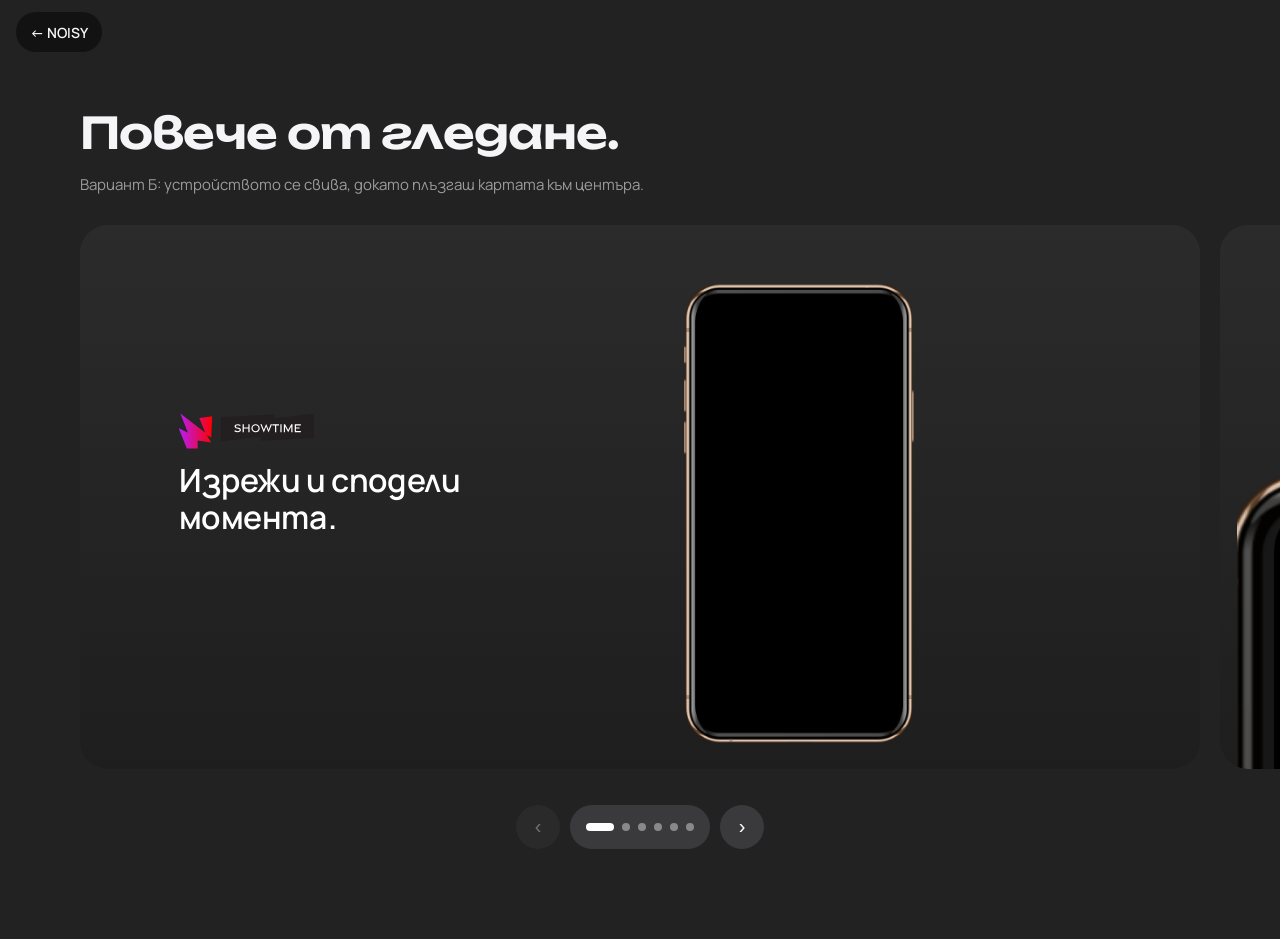
<file: apple-karusel-lili-b.html>
<!doctype html>
<html lang="bg">
<head>
<meta charset="utf-8">
<meta name="viewport" content="width=device-width, initial-scale=1, viewport-fit=cover">
<title>Повече от гледане · мокъпите на Лили, вариант Б · NOISY</title>
<meta name="robots" content="noindex,nofollow">
<link rel="icon" href="assets/symbol.svg">
<link rel="preconnect" href="https://fonts.googleapis.com"><link rel="preconnect" href="https://fonts.gstatic.com" crossorigin>
<link href="https://fonts.googleapis.com/css2?family=Manrope:wght@400;500;600;700;800&family=Unbounded:wght@500;600;700&display=swap" rel="stylesheet">
<style>
/* Карусел „Повече от гледане“ с мокъпите от Figma (страница mPage, Frame 4 → Frame 14 на Лили).
   Всяка карта е 1260×612 в мерките на Figma; устройството тръгва от позицията във Frame 4 и се свива до Frame 14 (Apple ефектът). */
:root{--bg:#222222}
*{box-sizing:border-box}
html,body{margin:0;background:var(--bg);color:#f5f5f7;font-family:Manrope,system-ui,sans-serif;-webkit-font-smoothing:antialiased}
.back{position:fixed;left:16px;top:12px;z-index:20;display:inline-flex;align-items:center;min-height:40px;padding:0 14px;border-radius:980px;background:rgba(0,0,0,.45);backdrop-filter:blur(10px);-webkit-backdrop-filter:blur(10px);font-size:14px;font-weight:600;color:#f5f5f7;text-decoration:none}
.sec{padding:110px 0 90px}
.h{margin:0 0 36px;padding:0 var(--m);font:600 clamp(28px,3.4vw,48px)/1.1 Unbounded,Manrope,sans-serif;letter-spacing:-.02em}
.sec{--W:min(1260px,calc(100vw - 160px));--m:calc((100vw - var(--W)) / 2)}
@media (max-width:734px){.sec{--W:calc(100vw - 40px)}}
.rail{display:flex;gap:20px;overflow-x:auto;scroll-snap-type:x mandatory;padding:0 var(--m) 8px;scrollbar-width:none;scroll-padding:0 var(--m)}
.rail::-webkit-scrollbar{display:none}
.card{position:relative;flex:none;width:var(--W);aspect-ratio:1260/612;border-radius:28px;overflow:hidden;scroll-snap-align:start;background:linear-gradient(180deg,#2b2b2b 0%,#1e1e1e 100%)}
.st{position:absolute;left:0;top:0;width:1260px;height:612px;transform-origin:0 0;transform:scale(var(--k,1))}
/* текстът: значката на модула + изречението, на мястото от Figma */
.tx{position:absolute;z-index:4;opacity:0;transform:translateY(30px);transition:opacity 1s ease .25s,transform 1s cubic-bezier(.25,.1,.25,1) .25s}
.card.on .tx{opacity:1;transform:none}
.tx img{display:block;height:40px;width:auto;margin-bottom:14px}
.tx p{margin:0;font:600 36px/1.17 Manrope,system-ui,sans-serif;letter-spacing:-.01em;color:#fff}
/* устройството: крайната позиция е Frame 14; началната (Frame 4) е в --s, --dx, --dy */
.dv{position:absolute;z-index:2;transform-origin:0 0;--q:calc(1 - var(--p,0));transform:translate(calc(var(--dx) * var(--q)),calc(var(--dy) * var(--q))) scale(calc(1 + (var(--s) - 1) * var(--q)));will-change:transform}
/* Б: устройството се свива от Frame 4 до Frame 14 точно докато картата влиза в центъра (следва пръста/скрола) */
.dv>img{display:block;width:100%;height:100%}
.scr{position:absolute;overflow:hidden;background:#000}
.scr video,.scr img{display:block;width:100%;height:100%;object-fit:cover}
.isl{position:absolute;z-index:2;background:#000;border-radius:20px}
.full{position:absolute;inset:0}
.full video{width:100%;height:100%;object-fit:cover;filter:brightness(.6)}
.ctl{display:flex;justify-content:center;gap:10px;margin-top:28px}
.ctl button{width:44px;height:44px;border-radius:50%;border:0;background:#3a3a3c;color:#fff;font-size:20px;cursor:pointer}
.ctl button:disabled{opacity:.35;cursor:default}
.dots{display:flex;align-items:center;gap:8px;padding:0 16px;border-radius:980px;background:#3a3a3c}
.dots i{width:8px;height:8px;border-radius:50%;background:rgba(255,255,255,.4);transition:width .3s,background .3s}
.dots i.on{width:28px;border-radius:4px;background:#fff}
@media (prefers-reduced-motion:reduce){.dv,.tx{transition:none}}
/* „Прескочи до момента“ от v23 (същият фийчър), в екрана на телефона в ръката */
.jp{--out:cubic-bezier(.16,1,.3,1);--mute:rgba(255,255,255,.6);background:#141317}
.jpw{position:absolute;left:0;top:0;width:300px;height:632px;transform:scale(.847);transform-origin:0 0;display:flex;flex-direction:column;color:#fff;font-family:Manrope,system-ui,sans-serif}
/* Прескочи до момента: маркерите по лентата на плейъра (емоджи) и списъкът с моментите; подсказката е като „Time hints“ от Figma */
.jpw{background:#141317;display:flex;flex-direction:column}
.jv{position:relative;margin-top:12%;aspect-ratio:16/9;background:#000;flex:none}
.jv video{width:100%;height:100%;object-fit:cover;display:block}
.jsb{position:absolute;left:6%;right:6%;bottom:12px;height:4px;border-radius:4px;background:rgba(255,255,255,.3)}
.jfill{position:absolute;left:0;top:0;bottom:0;width:0;border-radius:4px;background:#fff}
.jm{appearance:none;border:0;position:absolute;top:50%;width:36px;height:36px;margin:-18px 0 0 -18px;line-height:36px!important;padding:0;border-radius:50%;background:rgba(10,9,13,.75);box-shadow:inset 0 0 0 1.5px rgba(255,255,255,.5);font-size:14px;line-height:30px;cursor:pointer;transition:transform .3s var(--out),box-shadow .3s}
.jm.on{transform:scale(1.25);box-shadow:inset 0 0 0 2px #fff,0 0 0 4px rgba(206,19,168,.5)}
.jtm{position:absolute;bottom:22px;transform:translateX(-50%);padding:4px 8px;border-radius:7px;background:#fff;color:#111;font-size:11px;font-weight:700;white-space:nowrap;transition:left .5s cubic-bezier(.16,1,.3,1)}
.jtm::after{content:"";position:absolute;left:50%;top:100%;width:1px;height:8px;background:#fff}
.jhd{display:flex;align-items:center;justify-content:center;gap:12px;padding:8px 10px 0;font-size:13px}
.jhd .num{font-size:22px}
.jhd b{font-size:17px}
.jhd span{color:var(--mute);font-size:13px}
.jlb{margin:8px 12px 6px;font-size:11px;font-weight:800;letter-spacing:.06em;text-transform:uppercase;color:var(--dim)}
.jl{display:flex;flex-direction:column;gap:4px;padding:0 8px}
.jr{appearance:none;border:0;display:flex;align-items:center;gap:10px;min-height:38px;padding:0 10px;border-radius:10px;background:rgba(255,255,255,.04);color:#fff;font:inherit;font-size:13px;text-align:left;cursor:pointer;transition:background .3s}
.jr .e{font-size:16px}
.jr .n{flex:1}
.jr .m{font-weight:800;color:var(--mute)}
.jr.on{background:rgba(206,19,168,.2);box-shadow:inset 0 0 0 1px rgba(206,19,168,.6)}
.jr.on .m{color:#FF5FC4}
/* devices.css слага display:block на всичко в рамката; връщаме разположението на екрана „Моментите“ */
.phone.dvc .jhd{display:flex}
.phone.dvc .jl{display:flex}
.phone.dvc .jr{display:flex}
.phone.dvc .jr .e,.phone.dvc .jr .n,.phone.dvc .jr .m{display:block}
.phone.dvc .jv{display:block}
.phone.dvc .jsb{display:block}
.phone.dvc .jm{display:flex;align-items:center;justify-content:center}
.ppl button,.jm{min-width:44px!important;min-height:44px!important}
.jr{min-height:44px!important}
.jhd span,.jtm,.jl .m,.jlb{font-size:15px!important}
.jm{width:44px!important;height:44px!important}
</style>
</head>
<body>
<a class="back" href="index.html">← NOISY</a>
<section class="sec" aria-labelledby="h">
 <h2 class="h" id="h">Повече от гледане.</h2><p style="margin:-20px 0 30px;padding:0 var(--m);color:rgba(255,255,255,.55);font-size:15px">Вариант Б: устройството се свива, докато плъзгаш картата към центъра.</p>
 <div class="rail" id="rail" role="region" aria-roledescription="карусел" aria-label="Повече от гледане" tabindex="0">

  <!-- 1 · Изрежи и сподели: iPhone, Frame 4 (512,35, 594 ш.) → Frame 14 (680,66, 258 ш.) -->
  <article class="card" data-i="0">
   <div class="st">
    <div class="tx" style="left:111px;top:212px;width:330px"><img src="assets/Showtime.svg" alt="Showtime"><p>Изрежи и сподели момента.</p></div>
    <div class="dv" style="left:680px;top:66px;width:258px;height:517px;--s:2.302;--dx:-168px;--dy:-31px">
     <div class="scr" style="left:12px;top:12px;width:234px;height:493px;border-radius:30px"><video muted loop playsinline preload="none" data-src="vid/share-editor-v12.mp4"></video></div>
     <i class="isl" style="left:94px;top:13px;width:70px;height:16px"></i>
    </div>
   </div>
  </article>

  <!-- 2 · Arena: хоризонтален телефон, Frame 4 (едър, долу) → Frame 14 (294,215, 642 ш.) -->
  <article class="card" data-i="1">
   <div class="st">
    <div class="tx" style="left:394px;top:26px;width:473px;text-align:center"><img src="assets/Arena.svg" alt="Arena" style="margin:0 auto 14px"><p>Мачът и всичко за него, както никога досега.</p></div>
    <div class="dv" style="left:294px;top:215px;width:642px;height:326px;--s:1.9;--dx:-275px;--dy:60px">
     <div class="scr" style="left:22px;top:22px;width:582px;height:281px;border-radius:26px"><video muted loop playsinline preload="none" data-src="vid/arena-tv2.mp4"></video></div>
    </div>
   </div>
  </article>

  <!-- 3 · Showtime: седмицата на „Игри на волята“ (записът от Figma) -->
  <article class="card" data-i="2">
   <div class="st">
    <div class="dv" style="left:0;top:0;width:1260px;height:446px;--s:1.05;--dx:-30px;--dy:-24px"><img src="img/lili/show-week.png" alt="Седмицата на „Игри на волята“ в NOISY"></div>
    <div class="tx" style="left:179px;top:476px;width:960px;display:flex;align-items:center;gap:24px"><img src="assets/Showtime.svg" alt="Showtime" style="margin:0"><p style="font-size:30px">Какво се случи? Кой победи? Шоуто, за което всички говорят, събрано на пръв поглед.</p></div>
   </div>
  </article>

  <!-- 4 · Theatre: iPad с актьорите, Frame 4 (малък, 350,206) → Frame 14 (447,0, отрязан от картата) -->
  <article class="card" data-i="3">
   <div class="st">
    <div class="tx" style="left:56px;top:76px;width:380px"><img src="assets/Theatre.svg" alt="Theatre"><p>Разбери кой е в любимата ти сцена.</p></div>
    <div class="dv" style="left:447px;top:0;width:813px;height:612px;--s:.448;--dx:-97px;--dy:231px"><img src="img/lili/ipad-cast.png" alt="Актьорите от „Генезис“ в NOISY"></div>
   </div>
  </article>

  <!-- 5 · Showtime: телефон в ръка, Frame 4 (едър) → Frame 14 (0,29) -->
  <article class="card" data-i="4">
   <div class="st">
    <div class="tx" style="left:641px;top:245px;width:560px"><img src="assets/Showtime.svg" alt="Showtime"><p style="font-size:30px">Намери точния момент без лутане и без реклами, отбелязан предварително за теб.</p></div>
    <div class="dv" style="left:0;top:29px;width:560px;height:583px;--s:1.275;--dx:-111px;--dy:12px">
     <img src="img/lili/hand.png" alt="">
     <div class="scr jp" style="left:252px;top:4px;width:256px;height:531px;border-radius:37px"><div class="jpw"><div class="jv"><video id="jvv" muted playsinline preload="none" data-src="vid/fm.mp4" poster="vid/fm.jpg"></video><div class="jsb"><span class="jtm" id="jtm">12:40</span><i class="jfill"></i><button type="button" class="jm on" data-t="4" style="left:3.9%" aria-label="Признанието 12:40">😢</button><button type="button" class="jm" data-t="44" style="left:42.4%" aria-label="Розата 27:15">🌹</button><button type="button" class="jm" data-t="59" style="left:56.9%" aria-label="Кавгата 31:05">🔥</button><button type="button" class="jm" data-t="87" style="left:83.9%" aria-label="Седянката 48:20">💃</button></div></div>
        <div class="jhd"><b>Фермата</b><span>· Еп. 27 · снощи</span></div><p class="jlb">Моментите</p><div class="jl"><button type="button" class="jr on" data-t="4"><span class="e">😢</span><span class="n">Признанието</span><span class="m">12:40</span></button><button type="button" class="jr" data-t="44"><span class="e">🌹</span><span class="n">Розата</span><span class="m">27:15</span></button><button type="button" class="jr" data-t="59"><span class="e">🔥</span><span class="n">Кавгата</span><span class="m">31:05</span></button><button type="button" class="jr" data-t="87"><span class="e">💃</span><span class="n">Седянката</span><span class="m">48:20</span></button></div></div></div>
     <i class="isl" style="left:345px;top:20px;width:70px;height:18px"></i>
    </div>
   </div>
  </article>

  <!-- 6 · Newsroom -->
  <article class="card" data-i="5">
   <div class="full"><video muted loop playsinline preload="none" data-src="vid/newsroom.mp4" poster="vid/newsroom.jpg"></video></div>
   <div class="st">
    <div class="tx" style="left:135px;top:251px;width:600px"><img src="assets/Newsroom.svg" alt="Newsroom"><p>Новините. Важното от деня, за 60 секунди.</p></div>
   </div>
  </article>

 </div>
 <div class="ctl"><button type="button" id="pv" aria-label="Предишна">‹</button><div class="dots" id="dots"></div><button type="button" id="nx" aria-label="Следваща">›</button></div>
</section>
<script>
(function(){
 var rail=document.getElementById('rail'),cards=[].slice.call(rail.querySelectorAll('.card')),dots=document.getElementById('dots'),cur=-1;
 dots.innerHTML=cards.map(function(){return '<i></i>'}).join('');var D=[].slice.call(dots.children);
 /* мокъпът на първата карта: екранът е видеото, рамката е от Figma */
 var p1=cards[0].querySelector('.dv');p1.insertAdjacentHTML('afterbegin','<img src="img/lili/phone-p.png" alt="" aria-hidden="true">');
 var p2=cards[1].querySelector('.dv');p2.insertAdjacentHTML('afterbegin','<img src="img/lili/phone-l.png" alt="" aria-hidden="true">');
 [p1,p2].forEach(function(d){d.firstChild.style.cssText='position:absolute;inset:0;width:100%;height:100%'});
 function fit(){var w=cards[0].getBoundingClientRect().width;cards.forEach(function(c){c.querySelector('.st').style.setProperty('--k',w/1260)})}
 function play(c,on){c.querySelectorAll('video').forEach(function(v){if(on){if(!v.src)v.src=v.dataset.src;var p=v.play();if(p&&p.catch)p.catch(function(){})}else v.pause()})}
 function set(i){if(i===cur)return;cur=i;cards.forEach(function(c,k){var on=k===i;if(on){c.classList.remove('on');void c.offsetWidth;c.classList.add('on')}play(c,on)});
  D.forEach(function(d,k){d.classList.toggle('on',k===i)});document.getElementById('pv').disabled=i<=0;document.getElementById('nx').disabled=i>=cards.length-1}
 function idx(){var st=cards[1].offsetLeft-cards[0].offsetLeft;return Math.max(0,Math.min(cards.length-1,Math.round(rail.scrollLeft/st)))}
 function go(i){rail.scrollTo({left:cards[i].offsetLeft-cards[0].offsetLeft,behavior:'smooth'})}
 function prog(){var st=cards[1].offsetLeft-cards[0].offsetLeft;cards.forEach(function(c,k){var d=Math.abs(rail.scrollLeft-k*st)/st;var p=Math.max(0,Math.min(1,1-d));p=p*p*(3-2*p);c.style.setProperty('--p',p.toFixed(3))})}
 rail.addEventListener('scroll',function(){requestAnimationFrame(prog)},{passive:true});addEventListener('resize',prog);setTimeout(prog,50);
 var t=0;rail.addEventListener('scroll',function(){clearTimeout(t);t=setTimeout(function(){set(idx())},90)},{passive:true});
 document.getElementById('pv').onclick=function(){go(Math.max(0,cur-1))};document.getElementById('nx').onclick=function(){go(Math.min(cards.length-1,cur+1))};
 addEventListener('resize',fit);fit();
 new IntersectionObserver(function(es){if(es[0].isIntersecting&&cur<0)setTimeout(function(){set(0)},700)},{threshold:.5}).observe(rail);
})();
</script>
<script>
/* Прескочи до момента: натискаш маркер или ред и видеото отива там; без докосване сменя сам */
(function(){const v=document.getElementById('jvv');if(!v)return;const card=v.closest('.card'),ms=[...card.querySelectorAll('.jm')],rs=[...card.querySelectorAll('.jr')],tm=document.getElementById('jtm'),fill=card.querySelector('.jfill');let k=0,user=0;
 const LBL=['12:40','27:15','31:05','48:20'];
 function go(i,byUser){k=i;const t=+ms[i].dataset.t;if(!v.src)v.src=v.dataset.src;const seek=()=>{try{v.currentTime=t}catch(_){}v.play().catch(()=>{})};if(v.readyState<1)v.addEventListener('loadedmetadata',seek,{once:true});else seek();ms.forEach((m,j)=>m.classList.toggle('on',j===i));rs.forEach((r,j)=>r.classList.toggle('on',j===i));tm.style.left=ms[i].style.left;tm.textContent=LBL[i];if(byUser)user=Date.now()}
 ms.forEach((m,i)=>m.addEventListener('click',e=>{e.stopPropagation();go(i,1)}));rs.forEach((r,i)=>r.addEventListener('click',e=>{e.stopPropagation();go(i,1)}));
 v.addEventListener('timeupdate',()=>{fill.style.width=(v.currentTime/(v.duration||103.72)*100)+'%'});
 setInterval(()=>{if(!card.classList.contains('on')||Date.now()-user<8000)return;go((k+1)%ms.length)},3100);
 new MutationObserver(()=>{if(card.classList.contains('on'))go(k)}).observe(card,{attributes:true,attributeFilter:['class']});
 tm.style.left=ms[0].style.left;})();
</script>
<script src="nav-lock.js?v=2"></script>
</body>
</html>
</file>
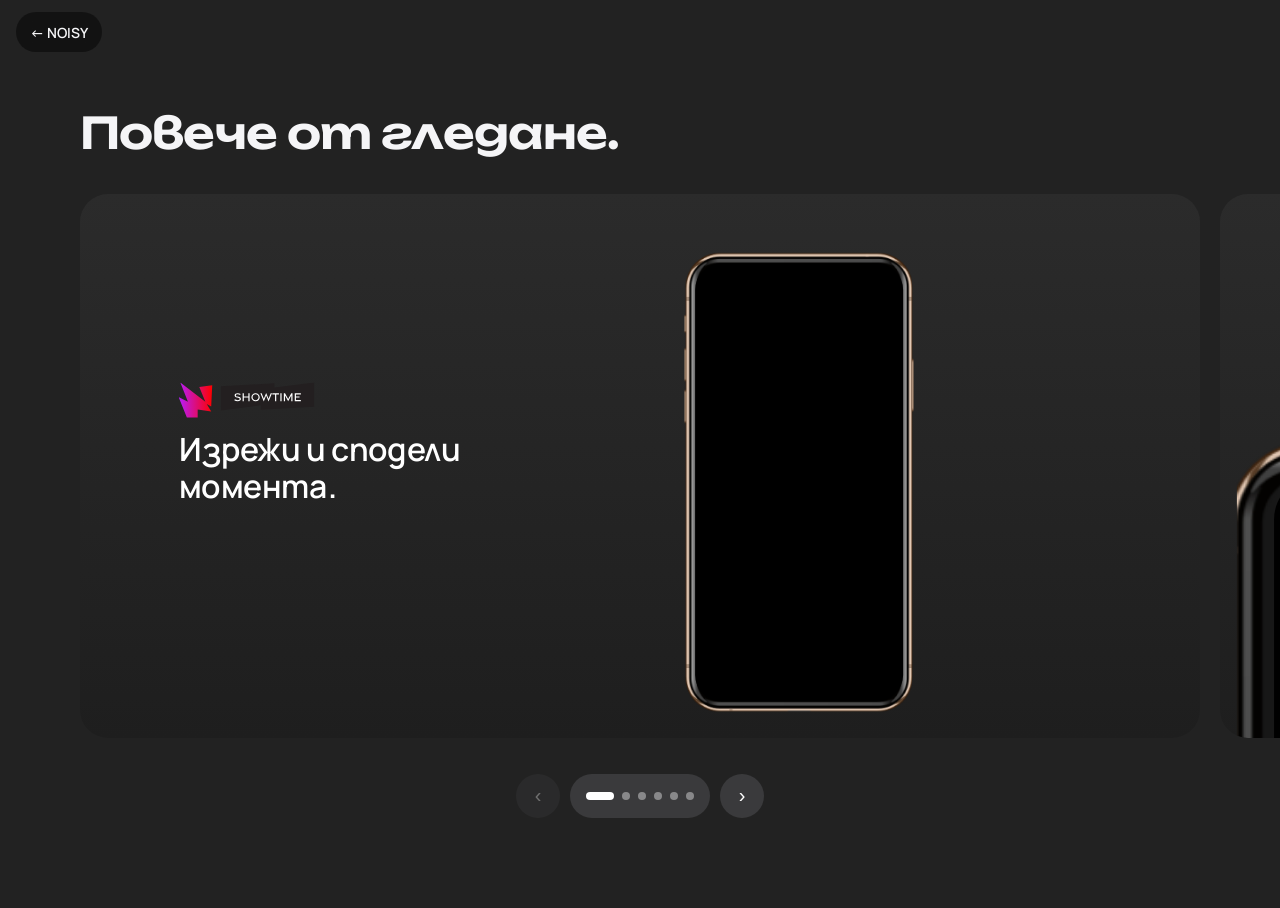
<file: apple-karusel-lili.html>
<!doctype html>
<html lang="bg">
<head>
<meta charset="utf-8">
<meta name="viewport" content="width=device-width, initial-scale=1, viewport-fit=cover">
<title>Повече от гледане · мокъпите на Лили · NOISY</title>
<meta name="robots" content="noindex,nofollow">
<link rel="icon" href="assets/symbol.svg">
<link rel="preconnect" href="https://fonts.googleapis.com"><link rel="preconnect" href="https://fonts.gstatic.com" crossorigin>
<link href="https://fonts.googleapis.com/css2?family=Manrope:wght@400;500;600;700;800&family=Unbounded:wght@500;600;700&display=swap" rel="stylesheet">
<style>
/* Карусел „Повече от гледане“ с мокъпите от Figma (страница mPage, Frame 4 → Frame 14 на Лили).
   Всяка карта е 1260×612 в мерките на Figma; устройството тръгва от позицията във Frame 4 и се свива до Frame 14 (Apple ефектът). */
:root{--bg:#222222}
*{box-sizing:border-box}
html,body{margin:0;background:var(--bg);color:#f5f5f7;font-family:Manrope,system-ui,sans-serif;-webkit-font-smoothing:antialiased}
.back{position:fixed;left:16px;top:12px;z-index:20;display:inline-flex;align-items:center;min-height:40px;padding:0 14px;border-radius:980px;background:rgba(0,0,0,.45);backdrop-filter:blur(10px);-webkit-backdrop-filter:blur(10px);font-size:14px;font-weight:600;color:#f5f5f7;text-decoration:none}
.sec{padding:110px 0 90px}
.h{margin:0 0 36px;padding:0 var(--m);font:600 clamp(28px,3.4vw,48px)/1.1 Unbounded,Manrope,sans-serif;letter-spacing:-.02em}
.sec{--W:min(1260px,calc(100vw - 160px));--m:calc((100vw - var(--W)) / 2)}
@media (max-width:734px){.sec{--W:calc(100vw - 40px)}}
.rail{display:flex;gap:20px;overflow-x:auto;scroll-snap-type:x mandatory;padding:0 var(--m) 8px;scrollbar-width:none;scroll-padding:0 var(--m)}
.rail::-webkit-scrollbar{display:none}
.card{position:relative;flex:none;width:var(--W);aspect-ratio:1260/612;border-radius:28px;overflow:hidden;scroll-snap-align:start;background:linear-gradient(180deg,#2b2b2b 0%,#1e1e1e 100%)}
.st{position:absolute;left:0;top:0;width:1260px;height:612px;transform-origin:0 0;transform:scale(var(--k,1))}
/* текстът: значката на модула + изречението, на мястото от Figma */
.tx{position:absolute;z-index:4;opacity:0;transform:translateY(30px);transition:opacity 1s ease .25s,transform 1s cubic-bezier(.25,.1,.25,1) .25s}
.card.on .tx{opacity:1;transform:none}
.tx img{display:block;height:40px;width:auto;margin-bottom:14px}
.tx p{margin:0;font:600 36px/1.17 Manrope,system-ui,sans-serif;letter-spacing:-.01em;color:#fff}
/* устройството: крайната позиция е Frame 14; началната (Frame 4) е в --s, --dx, --dy */
.dv{position:absolute;z-index:2;transform-origin:0 0;transform:translate(var(--dx),var(--dy)) scale(var(--s));transition:transform 1.8s cubic-bezier(.33,0,.15,1)}
.card.on .dv{transform:none}
.dv>img{display:block;width:100%;height:100%}
.scr{position:absolute;overflow:hidden;background:#000}
.scr video,.scr img{display:block;width:100%;height:100%;object-fit:cover}
.isl{position:absolute;z-index:2;background:#000;border-radius:20px}
.full{position:absolute;inset:0}
.full video{width:100%;height:100%;object-fit:cover;filter:brightness(.6)}
.ctl{display:flex;justify-content:center;gap:10px;margin-top:28px}
.ctl button{width:44px;height:44px;border-radius:50%;border:0;background:#3a3a3c;color:#fff;font-size:20px;cursor:pointer}
.ctl button:disabled{opacity:.35;cursor:default}
.dots{display:flex;align-items:center;gap:8px;padding:0 16px;border-radius:980px;background:#3a3a3c}
.dots i{width:8px;height:8px;border-radius:50%;background:rgba(255,255,255,.4);transition:width .3s,background .3s}
.dots i.on{width:28px;border-radius:4px;background:#fff}
@media (prefers-reduced-motion:reduce){.dv,.tx{transition:none}}
/* „Прескочи до момента“ от v23 (същият фийчър), в екрана на телефона в ръката */
.jp{--out:cubic-bezier(.16,1,.3,1);--mute:rgba(255,255,255,.6);background:#141317}
.jpw{position:absolute;left:0;top:0;width:300px;height:632px;transform:scale(.847);transform-origin:0 0;display:flex;flex-direction:column;color:#fff;font-family:Manrope,system-ui,sans-serif}
/* Прескочи до момента: маркерите по лентата на плейъра (емоджи) и списъкът с моментите; подсказката е като „Time hints“ от Figma */
.jpw{background:#141317;display:flex;flex-direction:column}
.jv{position:relative;margin-top:12%;aspect-ratio:16/9;background:#000;flex:none}
.jv video{width:100%;height:100%;object-fit:cover;display:block}
.jsb{position:absolute;left:6%;right:6%;bottom:12px;height:4px;border-radius:4px;background:rgba(255,255,255,.3)}
.jfill{position:absolute;left:0;top:0;bottom:0;width:0;border-radius:4px;background:#fff}
.jm{appearance:none;border:0;position:absolute;top:50%;width:36px;height:36px;margin:-18px 0 0 -18px;line-height:36px!important;padding:0;border-radius:50%;background:rgba(10,9,13,.75);box-shadow:inset 0 0 0 1.5px rgba(255,255,255,.5);font-size:14px;line-height:30px;cursor:pointer;transition:transform .3s var(--out),box-shadow .3s}
.jm.on{transform:scale(1.25);box-shadow:inset 0 0 0 2px #fff,0 0 0 4px rgba(206,19,168,.5)}
.jtm{position:absolute;bottom:22px;transform:translateX(-50%);padding:4px 8px;border-radius:7px;background:#fff;color:#111;font-size:11px;font-weight:700;white-space:nowrap;transition:left .5s cubic-bezier(.16,1,.3,1)}
.jtm::after{content:"";position:absolute;left:50%;top:100%;width:1px;height:8px;background:#fff}
.jhd{display:flex;align-items:center;justify-content:center;gap:12px;padding:8px 10px 0;font-size:13px}
.jhd .num{font-size:22px}
.jhd b{font-size:17px}
.jhd span{color:var(--mute);font-size:13px}
.jlb{margin:8px 12px 6px;font-size:11px;font-weight:800;letter-spacing:.06em;text-transform:uppercase;color:var(--dim)}
.jl{display:flex;flex-direction:column;gap:4px;padding:0 8px}
.jr{appearance:none;border:0;display:flex;align-items:center;gap:10px;min-height:38px;padding:0 10px;border-radius:10px;background:rgba(255,255,255,.04);color:#fff;font:inherit;font-size:13px;text-align:left;cursor:pointer;transition:background .3s}
.jr .e{font-size:16px}
.jr .n{flex:1}
.jr .m{font-weight:800;color:var(--mute)}
.jr.on{background:rgba(206,19,168,.2);box-shadow:inset 0 0 0 1px rgba(206,19,168,.6)}
.jr.on .m{color:#FF5FC4}
/* devices.css слага display:block на всичко в рамката; връщаме разположението на екрана „Моментите“ */
.phone.dvc .jhd{display:flex}
.phone.dvc .jl{display:flex}
.phone.dvc .jr{display:flex}
.phone.dvc .jr .e,.phone.dvc .jr .n,.phone.dvc .jr .m{display:block}
.phone.dvc .jv{display:block}
.phone.dvc .jsb{display:block}
.phone.dvc .jm{display:flex;align-items:center;justify-content:center}
.ppl button,.jm{min-width:44px!important;min-height:44px!important}
.jr{min-height:44px!important}
.jhd span,.jtm,.jl .m,.jlb{font-size:15px!important}
.jm{width:44px!important;height:44px!important}
</style>
</head>
<body>
<a class="back" href="index.html">← NOISY</a>
<section class="sec" aria-labelledby="h">
 <h2 class="h" id="h">Повече от гледане.</h2>
 <div class="rail" id="rail" role="region" aria-roledescription="карусел" aria-label="Повече от гледане" tabindex="0">

  <!-- 1 · Изрежи и сподели: iPhone, Frame 4 (512,35, 594 ш.) → Frame 14 (680,66, 258 ш.) -->
  <article class="card" data-i="0">
   <div class="st">
    <div class="tx" style="left:111px;top:212px;width:330px"><img src="assets/Showtime.svg" alt="Showtime"><p>Изрежи и сподели момента.</p></div>
    <div class="dv" style="left:680px;top:66px;width:258px;height:517px;--s:2.302;--dx:-168px;--dy:-31px">
     <div class="scr" style="left:12px;top:12px;width:234px;height:493px;border-radius:30px"><video muted loop playsinline preload="none" data-src="vid/share-editor-v12.mp4"></video></div>
     <i class="isl" style="left:94px;top:13px;width:70px;height:16px"></i>
    </div>
   </div>
  </article>

  <!-- 2 · Arena: хоризонтален телефон, Frame 4 (едър, долу) → Frame 14 (294,215, 642 ш.) -->
  <article class="card" data-i="1">
   <div class="st">
    <div class="tx" style="left:394px;top:26px;width:473px;text-align:center"><img src="assets/Arena.svg" alt="Arena" style="margin:0 auto 14px"><p>Мачът и всичко за него, както никога досега.</p></div>
    <div class="dv" style="left:294px;top:215px;width:642px;height:326px;--s:1.9;--dx:-275px;--dy:60px">
     <div class="scr" style="left:22px;top:22px;width:582px;height:281px;border-radius:26px"><video muted loop playsinline preload="none" data-src="vid/arena-tv2.mp4"></video></div>
    </div>
   </div>
  </article>

  <!-- 3 · Showtime: седмицата на „Игри на волята“ (записът от Figma) -->
  <article class="card" data-i="2">
   <div class="st">
    <div class="dv" style="left:0;top:0;width:1260px;height:446px;--s:1.05;--dx:-30px;--dy:-24px"><img src="img/lili/show-week.png" alt="Седмицата на „Игри на волята“ в NOISY"></div>
    <div class="tx" style="left:179px;top:476px;width:960px;display:flex;align-items:center;gap:24px"><img src="assets/Showtime.svg" alt="Showtime" style="margin:0"><p style="font-size:30px">Какво се случи? Кой победи? Шоуто, за което всички говорят, събрано на пръв поглед.</p></div>
   </div>
  </article>

  <!-- 4 · Theatre: iPad с актьорите, Frame 4 (малък, 350,206) → Frame 14 (447,0, отрязан от картата) -->
  <article class="card" data-i="3">
   <div class="st">
    <div class="tx" style="left:56px;top:76px;width:380px"><img src="assets/Theatre.svg" alt="Theatre"><p>Разбери кой е в любимата ти сцена.</p></div>
    <div class="dv" style="left:447px;top:0;width:813px;height:612px;--s:.448;--dx:-97px;--dy:231px"><img src="img/lili/ipad-cast.png" alt="Актьорите от „Генезис“ в NOISY"></div>
   </div>
  </article>

  <!-- 5 · Showtime: телефон в ръка, Frame 4 (едър) → Frame 14 (0,29) -->
  <article class="card" data-i="4">
   <div class="st">
    <div class="tx" style="left:641px;top:245px;width:560px"><img src="assets/Showtime.svg" alt="Showtime"><p style="font-size:30px">Намери точния момент без лутане и без реклами, отбелязан предварително за теб.</p></div>
    <div class="dv" style="left:0;top:29px;width:560px;height:583px;--s:1.275;--dx:-111px;--dy:12px">
     <img src="img/lili/hand.png" alt="">
     <div class="scr jp" style="left:252px;top:4px;width:256px;height:531px;border-radius:37px"><div class="jpw"><div class="jv"><video id="jvv" muted playsinline preload="none" data-src="vid/fm.mp4" poster="vid/fm.jpg"></video><div class="jsb"><span class="jtm" id="jtm">12:40</span><i class="jfill"></i><button type="button" class="jm on" data-t="4" style="left:3.9%" aria-label="Признанието 12:40">😢</button><button type="button" class="jm" data-t="44" style="left:42.4%" aria-label="Розата 27:15">🌹</button><button type="button" class="jm" data-t="59" style="left:56.9%" aria-label="Кавгата 31:05">🔥</button><button type="button" class="jm" data-t="87" style="left:83.9%" aria-label="Седянката 48:20">💃</button></div></div>
        <div class="jhd"><b>Фермата</b><span>· Еп. 27 · снощи</span></div><p class="jlb">Моментите</p><div class="jl"><button type="button" class="jr on" data-t="4"><span class="e">😢</span><span class="n">Признанието</span><span class="m">12:40</span></button><button type="button" class="jr" data-t="44"><span class="e">🌹</span><span class="n">Розата</span><span class="m">27:15</span></button><button type="button" class="jr" data-t="59"><span class="e">🔥</span><span class="n">Кавгата</span><span class="m">31:05</span></button><button type="button" class="jr" data-t="87"><span class="e">💃</span><span class="n">Седянката</span><span class="m">48:20</span></button></div></div></div>
     <i class="isl" style="left:345px;top:20px;width:70px;height:18px"></i>
    </div>
   </div>
  </article>

  <!-- 6 · Newsroom -->
  <article class="card" data-i="5">
   <div class="full"><video muted loop playsinline preload="none" data-src="vid/newsroom.mp4" poster="vid/newsroom.jpg"></video></div>
   <div class="st">
    <div class="tx" style="left:135px;top:251px;width:600px"><img src="assets/Newsroom.svg" alt="Newsroom"><p>Новините. Важното от деня, за 60 секунди.</p></div>
   </div>
  </article>

 </div>
 <div class="ctl"><button type="button" id="pv" aria-label="Предишна">‹</button><div class="dots" id="dots"></div><button type="button" id="nx" aria-label="Следваща">›</button></div>
</section>
<script>
(function(){
 var rail=document.getElementById('rail'),cards=[].slice.call(rail.querySelectorAll('.card')),dots=document.getElementById('dots'),cur=-1;
 dots.innerHTML=cards.map(function(){return '<i></i>'}).join('');var D=[].slice.call(dots.children);
 /* мокъпът на първата карта: екранът е видеото, рамката е от Figma */
 var p1=cards[0].querySelector('.dv');p1.insertAdjacentHTML('afterbegin','<img src="img/lili/phone-p.png" alt="" aria-hidden="true">');
 var p2=cards[1].querySelector('.dv');p2.insertAdjacentHTML('afterbegin','<img src="img/lili/phone-l.png" alt="" aria-hidden="true">');
 [p1,p2].forEach(function(d){d.firstChild.style.cssText='position:absolute;inset:0;width:100%;height:100%'});
 function fit(){var w=cards[0].getBoundingClientRect().width;cards.forEach(function(c){c.querySelector('.st').style.setProperty('--k',w/1260)})}
 function play(c,on){c.querySelectorAll('video').forEach(function(v){if(on){if(!v.src)v.src=v.dataset.src;var p=v.play();if(p&&p.catch)p.catch(function(){})}else v.pause()})}
 function set(i){if(i===cur)return;cur=i;cards.forEach(function(c,k){var on=k===i;if(on){c.classList.remove('on');void c.offsetWidth;c.classList.add('on')}play(c,on)});
  D.forEach(function(d,k){d.classList.toggle('on',k===i)});document.getElementById('pv').disabled=i<=0;document.getElementById('nx').disabled=i>=cards.length-1}
 function idx(){var st=cards[1].offsetLeft-cards[0].offsetLeft;return Math.max(0,Math.min(cards.length-1,Math.round(rail.scrollLeft/st)))}
 function go(i){rail.scrollTo({left:cards[i].offsetLeft-cards[0].offsetLeft,behavior:'smooth'})}
 var t=0;rail.addEventListener('scroll',function(){clearTimeout(t);t=setTimeout(function(){set(idx())},90)},{passive:true});
 document.getElementById('pv').onclick=function(){go(Math.max(0,cur-1))};document.getElementById('nx').onclick=function(){go(Math.min(cards.length-1,cur+1))};
 addEventListener('resize',fit);fit();
 new IntersectionObserver(function(es){if(es[0].isIntersecting&&cur<0)setTimeout(function(){set(0)},700)},{threshold:.5}).observe(rail);
})();
</script>
<script>
/* Прескочи до момента: натискаш маркер или ред и видеото отива там; без докосване сменя сам */
(function(){const v=document.getElementById('jvv');if(!v)return;const card=v.closest('.card'),ms=[...card.querySelectorAll('.jm')],rs=[...card.querySelectorAll('.jr')],tm=document.getElementById('jtm'),fill=card.querySelector('.jfill');let k=0,user=0;
 const LBL=['12:40','27:15','31:05','48:20'];
 function go(i,byUser){k=i;const t=+ms[i].dataset.t;if(!v.src)v.src=v.dataset.src;const seek=()=>{try{v.currentTime=t}catch(_){}v.play().catch(()=>{})};if(v.readyState<1)v.addEventListener('loadedmetadata',seek,{once:true});else seek();ms.forEach((m,j)=>m.classList.toggle('on',j===i));rs.forEach((r,j)=>r.classList.toggle('on',j===i));tm.style.left=ms[i].style.left;tm.textContent=LBL[i];if(byUser)user=Date.now()}
 ms.forEach((m,i)=>m.addEventListener('click',e=>{e.stopPropagation();go(i,1)}));rs.forEach((r,i)=>r.addEventListener('click',e=>{e.stopPropagation();go(i,1)}));
 v.addEventListener('timeupdate',()=>{fill.style.width=(v.currentTime/(v.duration||103.72)*100)+'%'});
 setInterval(()=>{if(!card.classList.contains('on')||Date.now()-user<8000)return;go((k+1)%ms.length)},3100);
 new MutationObserver(()=>{if(card.classList.contains('on'))go(k)}).observe(card,{attributes:true,attributeFilter:['class']});
 tm.style.left=ms[0].style.left;})();
</script>
<script src="nav-lock.js?v=2"></script>
</body>
</html>
</file>
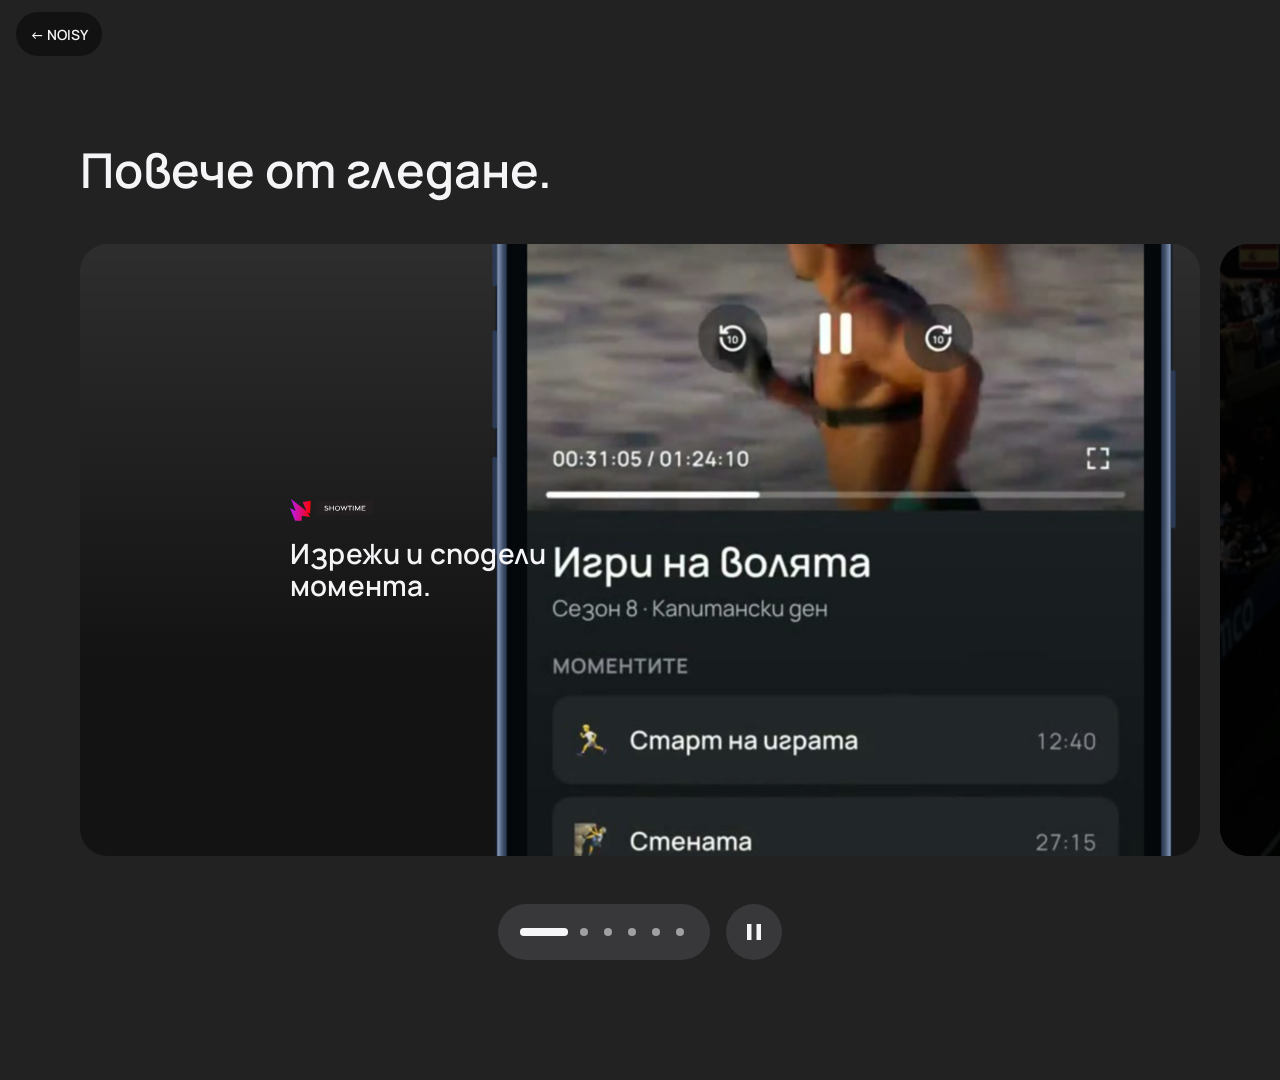
<file: apple-karusel.html>
<!doctype html>
<html lang="bg">
<head>
<meta charset="utf-8">
<meta name="viewport" content="width=device-width, initial-scale=1, viewport-fit=cover">
<meta name="robots" content="noindex,nofollow">
<meta name="theme-color" content="#222222">
<title>NOISY · Apple карусел</title>
<link rel="icon" href="assets/logo.svg" type="image/svg+xml">
<script>(function(){var t=document.createElement('video');if(t.canPlayType&&t.canPlayType('video/mp4; codecs="avc1.42E01E"'))return;document.documentElement.classList.add('nomp4')})()</script>
<link rel="preconnect" href="https://fonts.googleapis.com"><link rel="preconnect" href="https://fonts.gstatic.com" crossorigin>
<link href="https://fonts.googleapis.com/css2?family=Manrope:wght@400;500;600;700;800&family=Unbounded:wght@400;500;600;700&display=swap" rel="stylesheet">
<link rel="stylesheet" href="site23.css"><link rel="stylesheet" href="gallery.css"><link rel="stylesheet" href="v12.css"><link rel="stylesheet" href="v13.css"><link rel="stylesheet" href="v14.css"><link rel="stylesheet" href="v15.css"><link rel="stylesheet" href="v19.css?v=15"><link rel="stylesheet" href="brand.css?v=18"><link rel="stylesheet" href="v21.css?v=7"><link rel="stylesheet" href="devices.min.css"><link rel="stylesheet" href="v22.css?v=11"><link rel="stylesheet" href="v23.css?v=24">
<link rel="stylesheet" href="ak.css?v=11">
</head>
<body class="akpage">
<a class="akback" href="index.html">&larr; NOISY</a>
<section class="ak" id="ak" aria-labelledby="akh">
  <h2 class="akh" id="akh">Повече от гледане.</h2>
  <div class="akg" id="akg" tabindex="0" role="region" aria-roledescription="карусел" aria-label="Повече от гледане">

    <article class="hcard" data-ms="8200" style="--bgi:url(vid/igri-c.jpg)"><span class="tag"><img src="assets/Showtime.svg" alt="Showtime" width="100" height="20"></span><p class="cap">Изрежи и сподели момента.</p>
      <div class="shc"><div class="phone"><div class="island"></div><div class="scr"><video class="full" id="shfv" muted playsinline preload="none" data-src="vid/share-editor-v12.mp4" poster="vid/share-editor-v12.jpg"></video></div></div></div></article>
<article class="hcard" data-ms="23000" data-ms-m="23000" style="--bgi:url(vid/arena-tv2.jpg)"><span class="tag"><img src="assets/Arena.svg" alt="Arena" width="84" height="20"></span><p class="cap">Мачът и всичко за него.<span> Както никога досега.</span></p>
      <div class="atv"><div class="sc"><video id="atvv" muted loop playsinline preload="none" data-src="vid/arena-tv2.mp4" poster="vid/arena-tv2.jpg"></video></div><i class="stand"></i></div></article>
<article class="hcard" data-ms="8000"><span class="tag"><img src="assets/Showtime.svg" alt="Showtime" width="100" height="20"></span><p class="cap">Какво се случи? Кой победи?<span> Шоуто, за което всички говорят, събрано на пръв поглед.</span></p><img class="lw" src="img/lili/show-week.png" alt="Седмицата на „Игри на волята“ в NOISY: всеки ден с моментите от епизода" width="1260" height="446"></article>
<article class="hcard" style="--bgi:url(vid/genesis.jpg)"><span class="tag"><img src="assets/Theatre.svg" alt="Theatre" width="88" height="20"></span><p class="cap">Разбери кой е в любимата ти сцена.</p>
      <div class="phone"><div class="island"></div><div class="scr"><img class="ui" src="ui/theatre-1.jpg" alt="Плейърът на Theatre: актьорите"><div class="vslot"><video muted loop playsinline preload="none" data-src="vid/genesis.mp4" poster="vid/genesis.jpg"></video><i class="rw"></i><i class="pa"></i><i class="fw"></i><i class="fs"></i><b></b><img class="ctl" src="ui/pctl-theatre.png" alt=""></div></div></div></article>
<article class="hcard" data-ms="12500" style="--bgi:url(vid/fm.jpg)"><span class="tag"><img src="assets/Showtime.svg" alt="Showtime" width="100" height="20"></span><p class="cap">Намери точния момент.<span> Без лутане и без реклами, отбелязан предварително за теб.</span></p>
      <div class="phone jp"><div class="island"></div><div class="scr"><div class="jv"><video id="jvv" muted playsinline preload="none" data-src="vid/fm.mp4" poster="vid/fm.jpg"></video><div class="jsb"><span class="jtm" id="jtm">12:40</span><i class="jfill"></i><button type="button" class="jm on" data-t="4" style="left:3.9%" aria-label="Признанието 12:40">😢</button><button type="button" class="jm" data-t="44" style="left:42.4%" aria-label="Розата 27:15">🌹</button><button type="button" class="jm" data-t="59" style="left:56.9%" aria-label="Кавгата 31:05">🔥</button><button type="button" class="jm" data-t="87" style="left:83.9%" aria-label="Седянката 48:20">💃</button></div></div>
        <div class="jhd"><b>Фермата</b><span>· Еп. 27 · снощи</span></div><p class="jlb">Моментите</p><div class="jl"><button type="button" class="jr on" data-t="4"><span class="e">😢</span><span class="n">Признанието</span><span class="m">12:40</span></button><button type="button" class="jr" data-t="44"><span class="e">🌹</span><span class="n">Розата</span><span class="m">27:15</span></button><button type="button" class="jr" data-t="59"><span class="e">🔥</span><span class="n">Кавгата</span><span class="m">31:05</span></button><button type="button" class="jr" data-t="87"><span class="e">💃</span><span class="n">Седянката</span><span class="m">48:20</span></button></div></div></div></article>
<article class="hcard full"><video muted loop playsinline preload="none" data-src="vid/newsroom.mp4" poster="vid/newsroom.jpg"></video><span class="tag"><img src="assets/Newsroom.svg" alt="Newsroom" width="107" height="20"></span><p class="cap">Новините.<span> Важното от деня, за 60 секунди.</span></p></article>
  </div>
  <div class="akctl" id="akctl">
    <div class="akpill" id="akdots" role="tablist" aria-label="Карти"></div>
    <button class="akpp" id="akpp" type="button" aria-label="Пауза" aria-pressed="false"></button>
  </div>
</section>
<script src="v23.js?v=15" defer></script>
<script src="ak.js?v=9" defer></script>
<script src="nav-lock.js?v=2"></script>
</body>
</html>
</file>
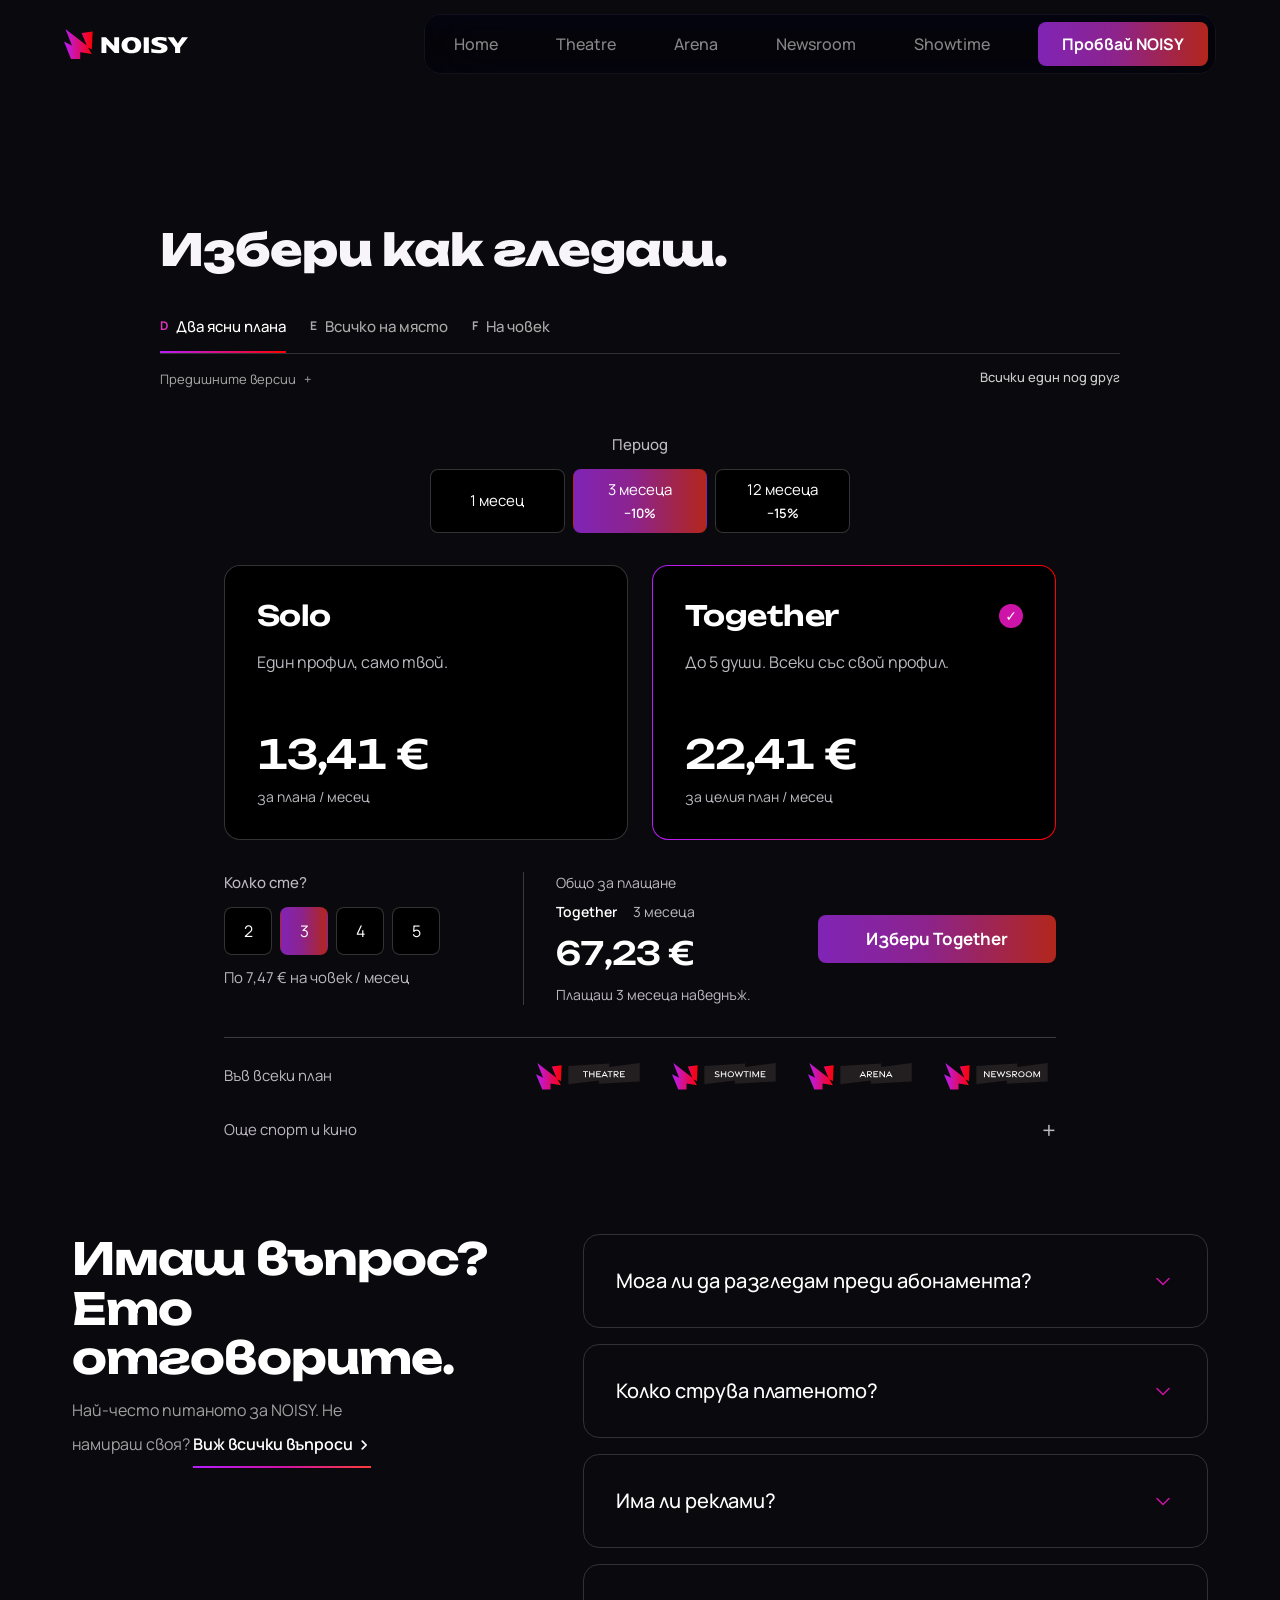
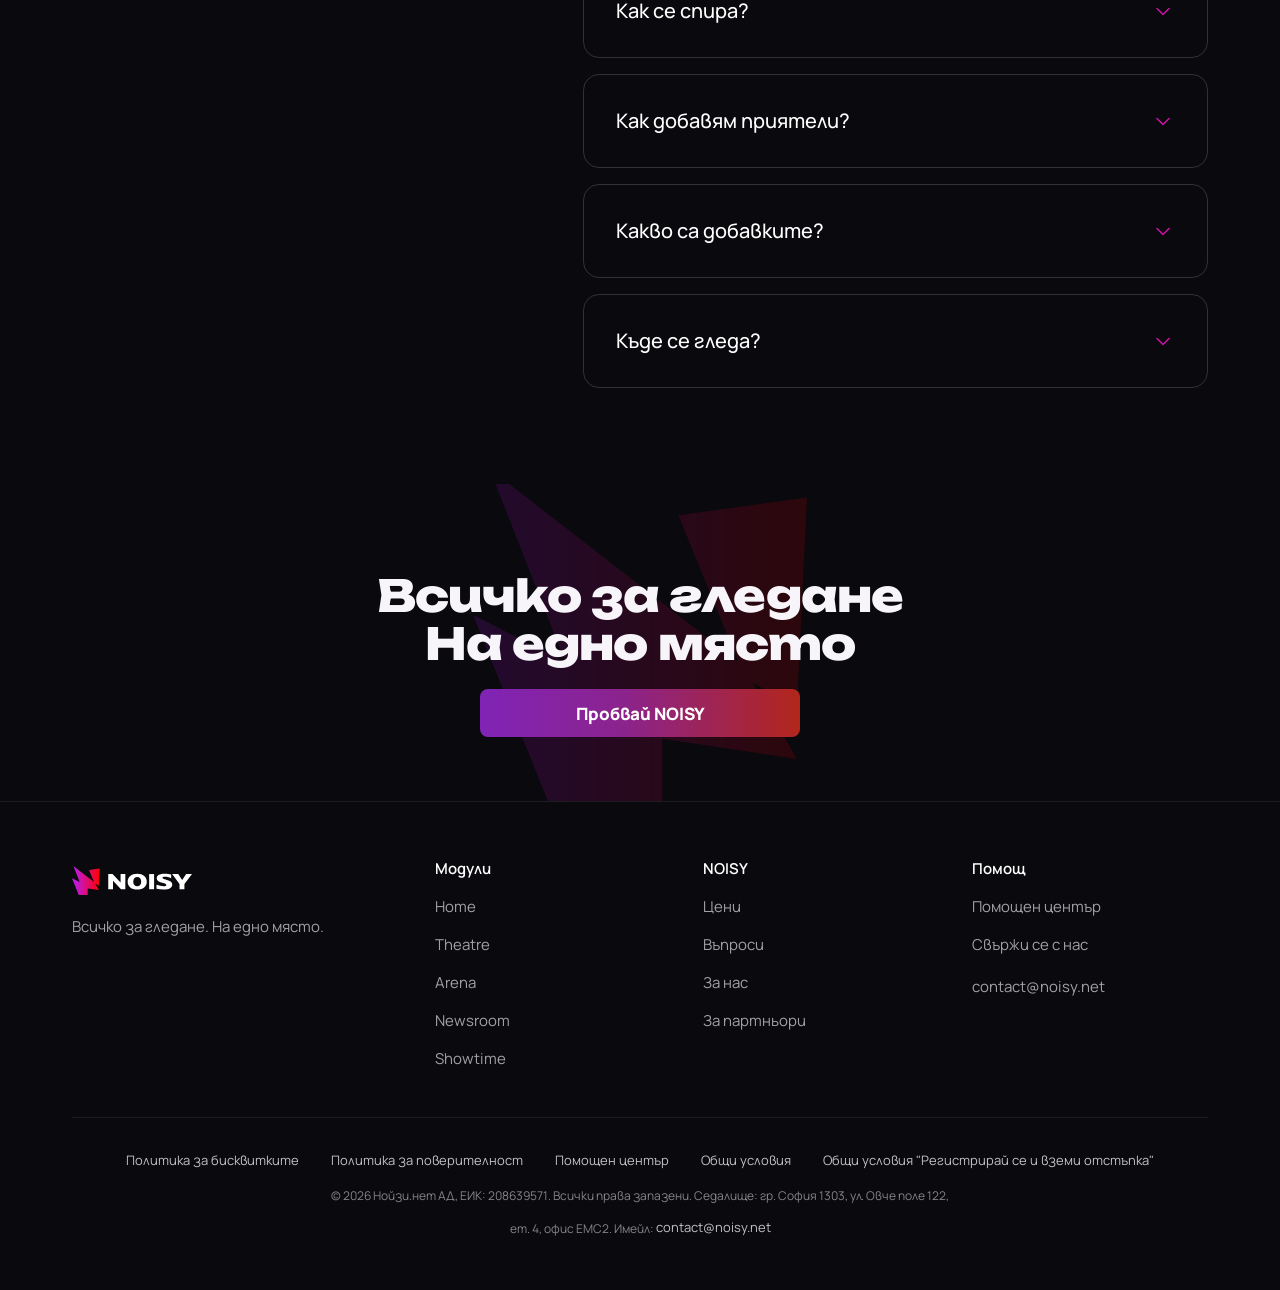
<file: ceni-versii.html>
<!doctype html>
<html lang="bg">
<head><script>/* ако браузърът не пуска H.264 (напр. Chromium), видеата се зареждат като WebM */(function(){var t=document.createElement('video');if(t.canPlayType('video/mp4; codecs="avc1.42E01E"'))return;var sw=function(u){return typeof u=='string'?u.replace(/\.mp4(\?|#|$)/,'.webm$1'):u};var P=HTMLMediaElement.prototype,d=Object.getOwnPropertyDescriptor(P,'src');Object.defineProperty(P,'src',{get:d.get,set:function(u){d.set.call(this,sw(u))},configurable:true});var sa=Element.prototype.setAttribute;P.setAttribute=function(n,v){return sa.call(this,n,n==='src'?sw(v):v)};function fix(){[].forEach.call(document.querySelectorAll('video[src],video source[src]'),function(x){var s=x.getAttribute('src');if(/\.mp4/.test(s)){sa.call(x,'src',sw(s));var v=x.closest?x.closest('video'):x;if(v){v.load();if(v.autoplay){var p=v.play();if(p&&p.catch)p.catch(function(){})}}}})}document.addEventListener('DOMContentLoaded',fix)})();</script>
<meta charset="utf-8">
<meta name="viewport" content="width=device-width, initial-scale=1, viewport-fit=cover">
<title>Цени, версии · NOISY</title>
<meta name="description" content="Плановете на NOISY: Solo и Together, и добавките Premium Sport и Premium Films.">
<meta name="theme-color" content="#0A090D"><meta name="robots" content="noindex,nofollow">
<link rel="icon" type="image/svg+xml" href="assets/symbol.svg">
<link rel="preconnect" href="https://fonts.googleapis.com"><link rel="preconnect" href="https://fonts.gstatic.com" crossorigin>
<link href="https://fonts.googleapis.com/css2?family=Manrope:wght@400;500;600;700;800&family=Unbounded:wght@400;500;600;700;800&display=swap" rel="stylesheet">
<link rel="stylesheet" href="site23.css?v=1"><link rel="stylesheet" href="v12.css"><link rel="stylesheet" href="v13.css"><link rel="stylesheet" href="v14.css"><link rel="stylesheet" href="v15.css"><link rel="stylesheet" href="v19.css?v=15"><link rel="stylesheet" href="brand.css?v=20"><link rel="stylesheet" href="v21.css?v=7"><link rel="stylesheet" href="v22.css?v=11"><link rel="stylesheet" href="v23.css?v=24"><link rel="stylesheet" href="v25.css"><link rel="stylesheet" href="faq.css?v=2">
<link rel="stylesheet" href="pz-review.css?v=6">
<style>.pzv{max-width:1200px;margin:56px auto 0}.pzv-tag{padding:0 var(--g);display:flex;align-items:center;gap:12px;flex-wrap:wrap;margin:0 0 18px;font-weight:700;font-size:15px}.pzv-tag b{display:inline-grid;place-items:center;width:30px;height:30px;border-radius:50%;background:var(--spectrum);color:#fff}.pzv-tag span{color:var(--dim);font-weight:600;font-size:14px}</style></head>
<body class="clean cnp">
<script>document.documentElement.classList.add("nonotes")</script>
<div class="progress" id="prog"></div>
<header class="hdr" id="hdr"><div class="w"><a class="logo" href="index.html" aria-label="NOISY"><img src="assets/logo.svg" alt="NOISY" width="100" height="24"></a><nav class="pnav" aria-label="Модули"><a href="index.html">Home</a><a href="theatre.html">Theatre</a><a href="arena.html">Arena</a><a href="f/f-newsroom.html">Newsroom</a><a href="f/f-showtime.html">Showtime</a><a class="btn btn-p pcta" href="ceni.html" data-su="">Пробвай NOISY</a></nav><span class="sp"></span><a class="login" href="#">Вход</a><a class="btn btn-p cta" href="ceni.html" data-su="">Пробвай NOISY</a></div></header>
<main id="abHero" style="padding-top:clamp(70px,7vw,110px)">
<section class="anchor sec ap" id="ceni" data-why="s8">
  <div class="w"><div class="rv"><p class="kick">Цени</p><h2 class="h2">Избери как гледаш.</h2></div>
  </div>
  <div class="pzv"><p class="pzv-tag"><b>A</b>Близо до оригинала<span>Нашата карта, с черна основа и цветен отблясък</span></p><div data-pz data-v="A"></div></div><div class="pzv"><p class="pzv-tag"><b>B</b>Отворена композиция<span>Без външна рамка, с повече място за съдържанието</span></p><div data-pz data-v="vb"></div></div><div class="pzv"><p class="pzv-tag"><b>C</b>Избор по период<span>Сравняваш месечните цени, виждаш общата сума отдолу</span></p><div data-pz data-v="vc"></div></div><div class="pzv"><p class="pzv-tag"><b>D</b>Два ясни плана</p><div data-pz data-v="vd"></div></div><div class="pzv"><p class="pzv-tag"><b>E</b>Всичко на място</p><div data-pz data-v="ve"></div></div><div class="pzv"><p class="pzv-tag"><b>F</b>На човек</p><div data-pz data-v="vf"></div></div>
</section>
<section class="anchor nfaq ap" id="vuprosi" data-why="s10">
  <div class="w">
    <div class="nfaq-top"><h2 class="nfaq-h">Имаш въпрос?<br>Ето отговорите.</h2><p class="nfaq-s">Най-често питаното за NOISY. Не намираш своя? <a class="tl" href="faq.html">Виж всички въпроси<svg viewBox="0 0 16 16" aria-hidden="true"><path d="M6 3.5 10.5 8 6 12.5"/></svg></a></p></div>
    <div class="nfaq-l">
    <div class="nq"><button type="button" class="nq-b" aria-expanded="false" aria-controls="nq1" id="nqb1"><span>Мога ли да разгледам преди абонамента?</span><svg viewBox="0 0 24 24" aria-hidden="true"><path d="M6 9.5l6 6 6-6"/></svg></button><div class="nq-a" id="nq1" role="region" aria-labelledby="nqb1"><div><p>Създай профил и разгледай NOISY. Абонаментът и премиум добавките се избират отделно.</p></div></div></div>
    <div class="nq"><button type="button" class="nq-b" aria-expanded="false" aria-controls="nq2" id="nqb2"><span>Колко струва платеното?</span><svg viewBox="0 0 24 24" aria-hidden="true"><path d="M6 9.5l6 6 6-6"/></svg></button><div class="nq-a" id="nq2" role="region" aria-labelledby="nqb2"><div><p>Solo е 14,90 € на месец за един профил. Together е 24,90 € за до петима, тоест 4,98 € на човек. За 3 месеца плащаш с 10% по-малко, за 12 месеца с 15%. Premium Sport и Premium Films се добавят отделно.</p></div></div></div>
    <div class="nq"><button type="button" class="nq-b" aria-expanded="false" aria-controls="nq3" id="nqb3"><span>Има ли реклами?</span><svg viewBox="0 0 24 24" aria-hidden="true"><path d="M6 9.5l6 6 6-6"/></svg></button><div class="nq-a" id="nq3" role="region" aria-labelledby="nqb3"><div><p>Не. Нито преди, нито по време на гледането.</p></div></div></div>
    <div class="nq"><button type="button" class="nq-b" aria-expanded="false" aria-controls="nq4" id="nqb4"><span>Как се спира?</span><svg viewBox="0 0 24 24" aria-hidden="true"><path d="M6 9.5l6 6 6-6"/></svg></button><div class="nq-a" id="nq4" role="region" aria-labelledby="nqb4"><div><p>С един бутон в профила. Без обаждания и имейли.</p></div></div></div>
    <div class="nq"><button type="button" class="nq-b" aria-expanded="false" aria-controls="nq5" id="nqb5"><span>Как добавям приятели?</span><svg viewBox="0 0 24 24" aria-hidden="true"><path d="M6 9.5l6 6 6-6"/></svg></button><div class="nq-a" id="nq5" role="region" aria-labelledby="nqb5"><div><p>Избираш Together и след плащането пращаш покани. Плаща един, а всеки има свой профил.</p></div></div></div>
    <div class="nq"><button type="button" class="nq-b" aria-expanded="false" aria-controls="nq6" id="nqb6"><span>Какво са добавките?</span><svg viewBox="0 0 24 24" aria-hidden="true"><path d="M6 9.5l6 6 6-6"/></svg></button><div class="nq-a" id="nq6" role="region" aria-labelledby="nqb6"><div><p>Premium Sport в Arena и Premium Films в Theatre. Добавяш ги след плана, ако искаш, за цялата група.</p></div></div></div>
    <div class="nq"><button type="button" class="nq-b" aria-expanded="false" aria-controls="nq7" id="nqb7"><span>Къде се гледа?</span><svg viewBox="0 0 24 24" aria-hidden="true"><path d="M6 9.5l6 6 6-6"/></svg></button><div class="nq-a" id="nq7" role="region" aria-labelledby="nqb7"><div><p>В браузъра. Приложенията за телефон и телевизор идват скоро.</p></div></div></div>
    </div>
  </div>
</section>
</main>
<section class="anchor"><div class="end ap za-end"><img class="sig" src="assets/symbol.svg" alt="" aria-hidden="true"><h2 class="h2">Всичко за гледане<br>На едно място</h2><a class="btn btn-p" href="#" data-su="">Пробвай NOISY</a></div></section>
<footer class="foot foot22"><div class="w">
 <div class="f-top">
  <div class="f-brand"><a class="f-logo" href="index.html" aria-label="NOISY"><img src="assets/logo.svg" alt="NOISY" width="120" height="29"></a><p>Всичко за гледане. На едно място.</p></div>
  <nav class="f-col" aria-label="Модули"><b>Модули</b><a href="index.html">Home</a><a href="theatre.html">Theatre</a><a href="arena.html">Arena</a><a href="f/f-newsroom.html">Newsroom</a><a href="f/f-showtime.html">Showtime</a></nav>
  <nav class="f-col" aria-label="NOISY"><b>NOISY</b><a href="ceni.html">Цени</a><a href="faq.html">Въпроси</a><a href="about.html" aria-current="page">За нас</a><a href="partnyori.html">За партньори</a></nav>
  <nav class="f-col" aria-label="Помощ"><b>Помощ</b><a href="https://noisy.net/faq" target="_blank" rel="noopener">Помощен център</a><a href="https://noisy.net/contact_us" target="_blank" rel="noopener">Свържи се с нас</a><a href="mailto:contact@noisy.net">contact@noisy.net</a></nav>
 </div>
 <div class="f-legal"><nav aria-label="Правна информация"><a href="https://noisy.net/cookie_policy" target="_blank" rel="noopener">Политика за бисквитките</a><a href="https://noisy.net/privacy_policy" target="_blank" rel="noopener">Политика за поверителност</a><a href="https://noisy.net/faq" target="_blank" rel="noopener">Помощен център</a><a href="https://noisy.net/terms" target="_blank" rel="noopener">Общи условия</a><a href="https://noisy.net/discount_policy" target="_blank" rel="noopener">Общи условия "Регистрирай се и вземи отстъпка"</a></nav>
 <p>© 2026 Нойзи.нет АД, ЕИК: 208639571. Всички права запазени. Седалище: гр. София 1303, ул. Овче поле 122, ет. 4, офис EMC2. Имейл: <a href="mailto:contact@noisy.net">contact@noisy.net</a></p></div>
</div></footer>
<svg width="0" height="0" style="position:absolute"><defs><linearGradient id="gsp" x1="0" x2="1"><stop offset="0" stop-color="#B61DFF"/><stop offset=".45" stop-color="#CE13A8"/><stop offset="1" stop-color="#FF0000"/></linearGradient></defs></svg>

<button class="fab" id="fab" type="button" aria-label="Питай NOISY"><svg viewBox="0 0 24 24"><path d="M12 2l2.2 6.3L20.5 10l-6.3 2.2L12 18.5l-2.2-6.3L3.5 10l6.3-1.7z"/><path d="M19 15l.9 2.1L22 18l-2.1.9L19 21l-.9-2.1L16 18l2.1-.9z"/></svg>Питай NOISY</button>
<div class="bot" id="bot" role="dialog" aria-label="Асистент на NOISY"><header><span class="av"><svg viewBox="0 0 24 24"><path d="M12 2l2.2 6.3L20.5 10l-6.3 2.2L12 18.5l-2.2-6.3L3.5 10l6.3-1.7z"/><path d="M19 15l.9 2.1L22 18l-2.1.9L19 21l-.9-2.1L16 18l2.1-.9z"/></svg></span><div><b>Асистентът на NOISY</b><small>● Отговаря веднага</small></div><button type="button" id="botx" aria-label="Затвори">×</button></header>
 <div class="log" id="blog"></div><div class="sug" id="bsug"></div><form id="bform"><input id="bin" placeholder="Питай каквото искаш" autocomplete="off" aria-label="Въпрос"><button type="submit" aria-label="Изпрати">↑</button></form><p class="note">Мокъп. На живо тук ще е Fin от Intercom.</p></div>
<div class="su" id="su" role="dialog" aria-modal="true" aria-labelledby="suh"><div class="scrim" data-x></div><div class="pn"><i class="grab"></i><button class="x" type="button" data-x aria-label="Затвори">×</button>
 <div class="st1"><h3 id="suh">Започни с NOISY</h3><p class="sp2">Създай профил и разгледай. Абонаментът избираш отделно.</p><p class="plan" id="suplan"></p>
  <button class="ob g" type="button" data-ok>G&nbsp; Продължи с Google</button><button class="ob a" type="button" data-ok> Продължи с Apple</button>
  <p class="or">или с имейл</p><form id="suf"><input type="email" placeholder="имейл" autocomplete="email" aria-label="Имейл" required><button type="submit">Напред</button></form>
  <div class="tr"><span>Без карта</span><span>Спираш с един бутон</span><span>Плащаш, само ако решиш</span></div></div>
 <div class="ok"><div style="font-size:44px">🎬</div><b>Следващата стъпка е приложението</b><p>Мокъп: тук човекът влиза в приложението.</p><a class="btn btn-p" href="#" data-x>Към NOISY</a></div></div></div>
<script>
/* ===== v10 · всеки „Пробвай безплатно“ / „Избери“ отваря листа; планът се помни ===== */
(function(){const su=document.getElementById('su'),pl=document.getElementById('suplan');let last=null;
 function open(plan,from){last=from;su.classList.remove('done');pl.classList.toggle('on',!!plan);pl.textContent=plan?'Избран план: '+plan+'. Плащаш едва след като пробваш.':'';su.classList.add('on');document.body.style.overflow='hidden';setTimeout(()=>su.querySelector('.ob.g').focus({preventScroll:true}),350)}
 function close(){su.classList.remove('on');document.body.style.overflow='';if(last)last.focus({preventScroll:true})}
 document.addEventListener('click',e=>{const a=e.target.closest('[data-su]');if(!a)return;e.preventDefault();open(a.dataset.su||'',a)});
 su.addEventListener('click',e=>{if(e.target.closest('[data-x]')){e.preventDefault();close()}if(e.target.closest('[data-ok]'))su.classList.add('done')});
 document.getElementById('suf').addEventListener('submit',e=>{e.preventDefault();su.classList.add('done')});
 addEventListener('keydown',e=>{if(e.key==='Escape'&&su.classList.contains('on'))close()});
 window.openSignup=open;})();
</script>
<script>document.querySelectorAll(".login").forEach(a=>a.addEventListener("click",e=>{e.preventDefault();window.openSignup("",a)}));document.querySelectorAll("[data-assistant]").forEach(a=>a.addEventListener("click",e=>{e.preventDefault();document.getElementById("fab").click()}));</script>
<script>/* ===== v9 · асистентът: бутонът излиза след хирото; отговорите са от проверените факти (ЧЗВ) ===== */
(function(){const fab=document.getElementById('fab'),bot=document.getElementById('bot'),log=document.getElementById('blog'),sug=document.getElementById('bsug'),form=document.getElementById('bform'),inp=document.getElementById('bin');
 new IntersectionObserver(es=>es.forEach(e=>fab.classList.toggle('on',!e.isIntersecting)),{threshold:0}).observe(document.getElementById('abHero'));
 const A=[
  [/довечера|какво да гледам|препоръч|гледам/i,'Ако искаш нещо за довечера:','showtime'],
  [/цен|струва|колко|евр|€|плащ/i,'Solo е 14,90 € на месец. Together е 24,90 € за до петима, тоест 4,98 € на човек. За 3 месеца е с 10% по-малко, за 12 месеца с 15%.'],
  [/приятел|семейств|петима|делим/i,'Избираш Together и каниш до четирима след плащането. Плаща един, всеки има свой профил и свой списък.'],
  [/телевиз|tv|лаптоп|телефон|устройств/i,'Web версията е достъпна в noisy.net. Приложенията за iPhone, Android и Smart TV са обозначени като „Очаквай скоро“.'],
  [/спр|откаж|абонамент|прекрат/i,'Спираш с един бутон в профила, без обаждания и имейли. За платените планове има 14 дни гаранция.'],
  [/реклам/i,'Няма реклами. Нито преди, нито по време на гледането.'],
  [/мач|спорт|левски|arena|футбол/i,'Спортът е в Arena: футбол, баскетбол, тенис, Формула 1 и още, на живо, със статистиката и ивентите до мача. Премиум спортът е добавка към плана.'],
  [/безплат|карта/i,'Регистрацията е отделна от абонамента. Разглеждаш преди да избереш план. Няма постоянен безплатен план.'],
  [/изреж|сподел|клип|момент|share/i,'Натискаш ивента от епизода, изрязваш откъс до 20 секунди, слагаш стикер и го пращаш в Instagram, WhatsApp или групата.']];
 const S=['Какво да гледам довечера?','Колко струва с приятели?','Къде мога да гледам?','Как да спра абонамента?','Има ли мачове на живо?'];
 function add(cls,html){const d=document.createElement('div');d.className=cls;d.innerHTML=html;log.appendChild(d);log.scrollTop=log.scrollHeight;return d}
 function answer(q){add('q',q.replace(/</g,'&lt;'));const dots=add('dots','<i></i><i></i><i></i>');
  const hit=A.find(a=>a[0].test(q));setTimeout(()=>{dots.remove();
   if(hit&&hit[2]==='showtime'){const a=add('a',hit[1]+'<div class="rec" data-go="showtime"><img src="vid/kap.jpg" alt=""><div><b>Игри на волята</b><small>Капитанската битка от снощи · 31:05</small></div></div><div class="rec" data-go="theatre"><img src="img/the-penguin-poster.jpg" alt=""><div><b>Пингвинът</b><small>HBO · Нов епизод</small></div></div>')}
   else add('a',hit?hit[1]:'Мога да помогна с цените, устройствата, съдържанието и споделянето. Пробвай някой от въпросите отдолу.')},900)}
 sug.innerHTML=S.map(x=>'<button type="button">'+x+'</button>').join('');
 sug.addEventListener('click',e=>{const b=e.target.closest('button');if(b)answer(b.textContent)});
 form.addEventListener('submit',e=>{e.preventDefault();const v=inp.value.trim();if(!v)return;inp.value='';answer(v)});
 log.addEventListener('click',e=>{const r=e.target.closest('[data-go]');if(!r)return;location.href={showtime:'f/f-showtime.html',theatre:'theatre.html'}[r.dataset.go]||'index.html'});
 let first=true;fab.addEventListener('click',()=>{bot.classList.toggle('on');if(first){first=false;add('a','Здрасти! Аз съм асистентът на NOISY. Питай ме за цени, какво да гледаш или как да пратиш момент на приятели.')}setTimeout(()=>inp.focus({preventScroll:true}),300)});
 document.getElementById('botx').addEventListener('click',()=>bot.classList.remove('on'));
 addEventListener('keydown',e=>{if(e.key==='Escape')bot.classList.remove('on')});})();

</script>
<script>(function(){var qs=[].slice.call(document.querySelectorAll('.nq'));qs.forEach(function(q){var b=q.querySelector('.nq-b');b.addEventListener('click',function(){var on=!q.classList.contains('open');qs.forEach(function(o){o.classList.remove('open');o.querySelector('.nq-b').setAttribute('aria-expanded','false')});if(on){q.classList.add('open');b.setAttribute('aria-expanded','true')}})})})();document.querySelectorAll('.ap').forEach(function(e){e.classList.add('in')});(function(){var hd=document.querySelector('.hdr'),mn=false;addEventListener('scroll',function(){var m=scrollY>40;if(hd&&m!==mn){mn=m;hd.classList.toggle('mini',m)}},{passive:true})})();</script>
<script src="pzv.js?v=8" defer></script><script src="pz-var.js?v=3" defer></script><script src="pricing-simple.js?v=3" defer></script><script src="pz-review.js?v=4" defer></script>
<nav class="mobile-worlds" aria-label="Световете на NOISY"><a href="theatre.html">Theatre</a><a href="f/f-showtime.html">Showtime</a><a href="arena.html">Arena</a><a href="f/f-newsroom.html">Newsroom</a></nav>
</body>
</html>
</file>
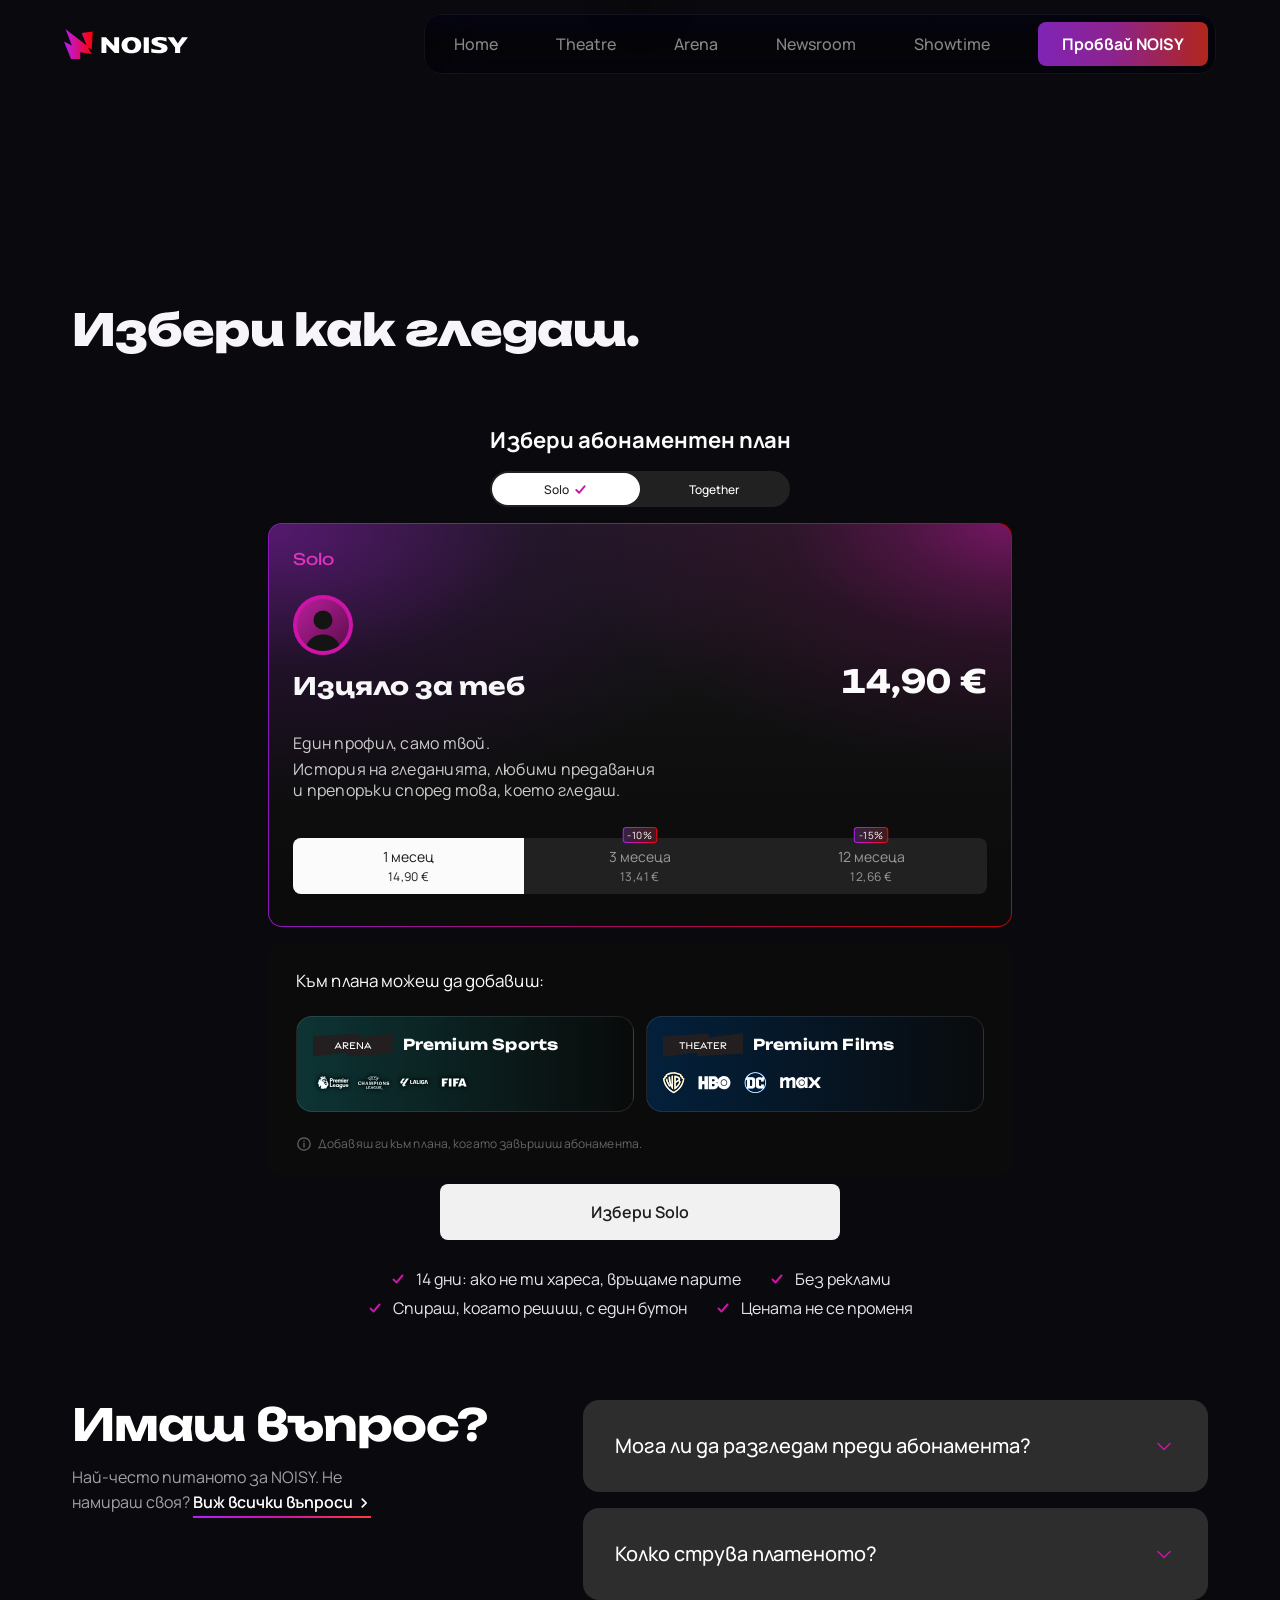
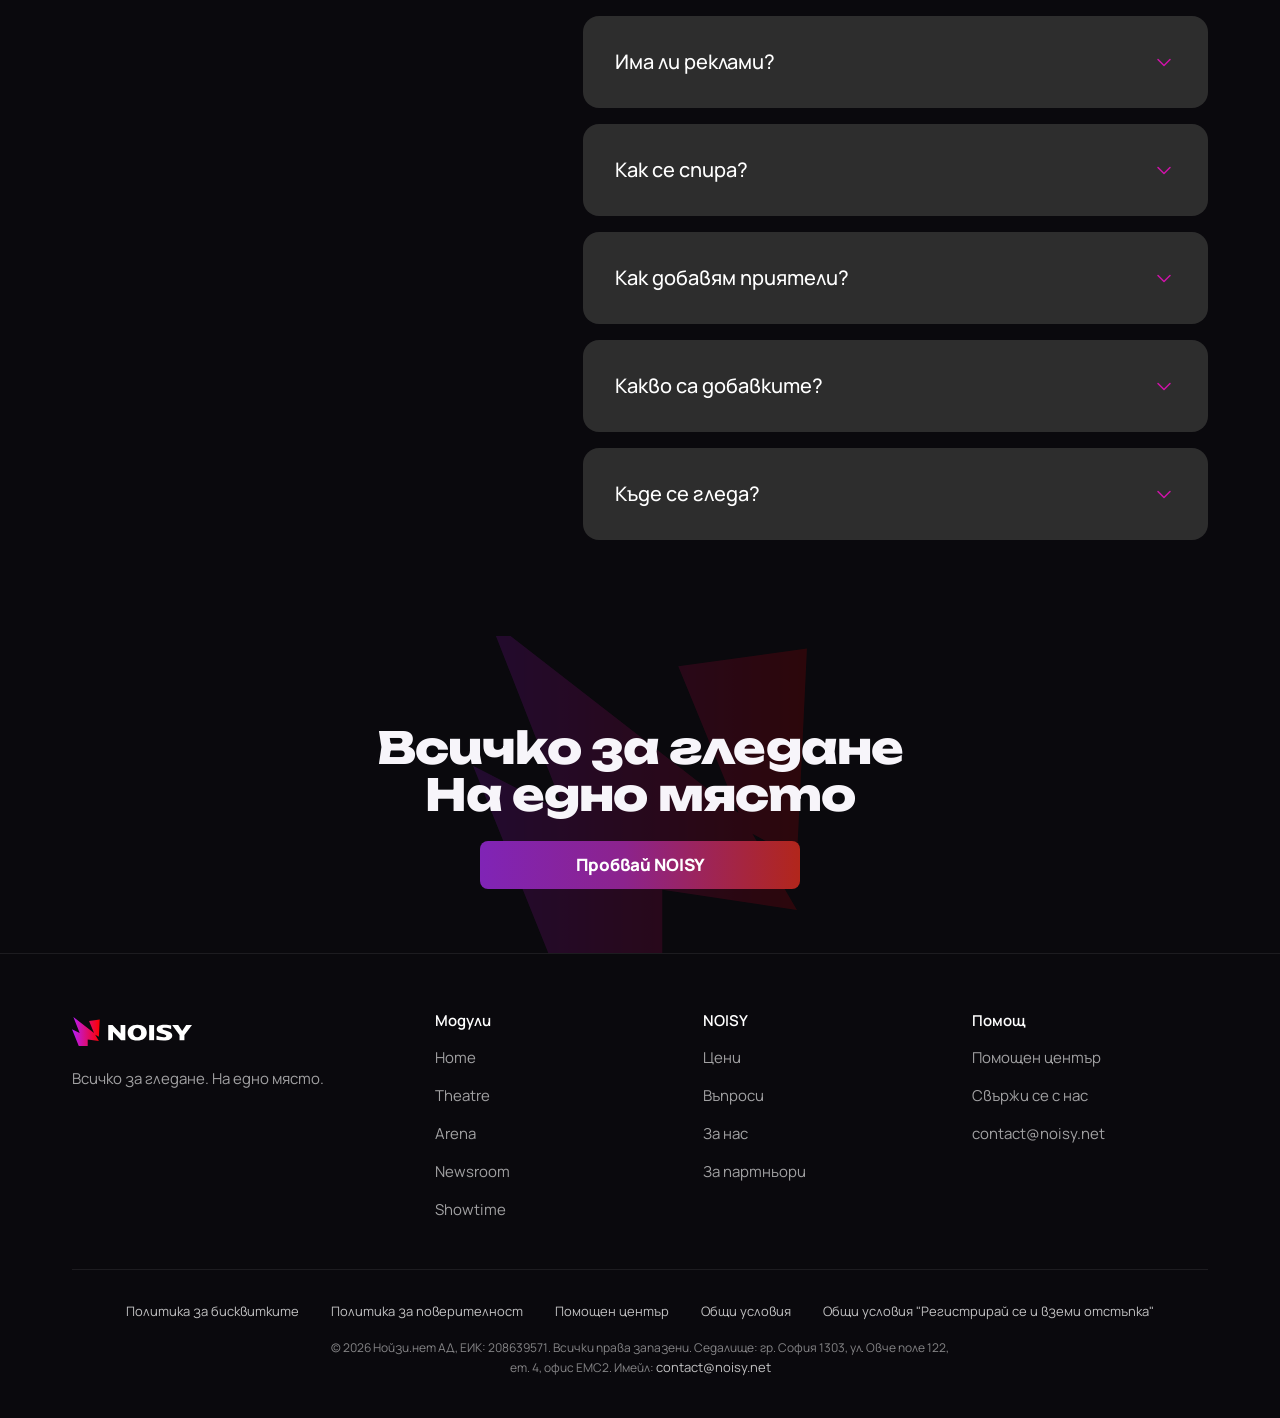
<file: ceni.html>
<!doctype html>
<html lang="bg">
<head><script>/* ако браузърът не пуска H.264 (напр. Chromium), видеата се зареждат като WebM */(function(){var t=document.createElement('video');if(t.canPlayType('video/mp4; codecs="avc1.42E01E"'))return;var sw=function(u){return typeof u=='string'?u.replace(/\.mp4(\?|#|$)/,'.webm$1'):u};var P=HTMLMediaElement.prototype,d=Object.getOwnPropertyDescriptor(P,'src');Object.defineProperty(P,'src',{get:d.get,set:function(u){d.set.call(this,sw(u))},configurable:true});var sa=Element.prototype.setAttribute;P.setAttribute=function(n,v){return sa.call(this,n,n==='src'?sw(v):v)};function fix(){[].forEach.call(document.querySelectorAll('video[src],video source[src]'),function(x){var s=x.getAttribute('src');if(/\.mp4/.test(s)){sa.call(x,'src',sw(s));var v=x.closest?x.closest('video'):x;if(v){v.load();if(v.autoplay){var p=v.play();if(p&&p.catch)p.catch(function(){})}}}})}document.addEventListener('DOMContentLoaded',fix)})();</script>
<meta charset="utf-8">
<meta name="viewport" content="width=device-width, initial-scale=1, viewport-fit=cover">
<title>Цени · NOISY</title>
<meta name="description" content="Плановете на NOISY: Solo и Together, и добавките Premium Sport и Premium Films.">
<meta name="theme-color" content="#0A090D"><meta name="robots" content="noindex,nofollow">
<link rel="icon" type="image/svg+xml" href="assets/symbol.svg">
<link rel="preconnect" href="https://fonts.googleapis.com"><link rel="preconnect" href="https://fonts.gstatic.com" crossorigin>
<link href="https://fonts.googleapis.com/css2?family=Manrope:wght@400;500;600;700;800&family=Unbounded:wght@400;500;600;700;800&display=swap" rel="stylesheet">
<link rel="stylesheet" href="site23.css?v=1"><link rel="stylesheet" href="v12.css"><link rel="stylesheet" href="v13.css"><link rel="stylesheet" href="v14.css"><link rel="stylesheet" href="v15.css"><link rel="stylesheet" href="v19.css?v=15"><link rel="stylesheet" href="brand.css?v=20"><link rel="stylesheet" href="v21.css?v=7"><link rel="stylesheet" href="v22.css?v=11"><link rel="stylesheet" href="v23.css?v=24"><link rel="stylesheet" href="v25.css"><link rel="stylesheet" href="faq.css?v=2"><link rel="stylesheet" href="gaps.css?v=6">
<link rel="stylesheet" href="m28.css?v=4"></head>
<body class="clean cnp">
<script>document.documentElement.classList.add("nonotes")</script>
<div class="progress" id="prog"></div>
<header class="hdr" id="hdr"><div class="w"><a class="logo" href="index.html" aria-label="NOISY"><img src="assets/logo.svg" alt="NOISY" width="100" height="24"></a><nav class="pnav" aria-label="Модули"><a href="index.html">Home</a><a href="theatre.html">Theatre</a><a href="arena.html">Arena</a><a href="f/f-newsroom.html">Newsroom</a><a href="f/f-showtime.html">Showtime</a><a class="btn btn-p pcta" href="ceni.html" data-su="">Пробвай NOISY</a></nav><span class="sp"></span><a class="login" href="#">Вход</a><a class="btn btn-p cta" href="ceni.html" data-su="">Пробвай NOISY</a></div></header>
<main id="abHero" style="padding-top:clamp(70px,7vw,110px)">
<section class="anchor sec ap" id="ceni" data-why="s8">
  <div class="w"><div class="rv"><p class="kick">Цени</p><h2 class="h2">Избери как гледаш.</h2></div>
  </div>
  <div id="pzx"></div>
  <div class="w">
    <div class="ticks25 ap" role="list" aria-label="Гаранции"><div class="tk-r"><span role="listitem"><svg viewBox="0 0 16 16" aria-hidden="true"><path d="m3.5 8.5 3 3 6-7"/></svg>14 дни: ако не ти хареса, връщаме парите</span><span role="listitem"><svg viewBox="0 0 16 16" aria-hidden="true"><path d="m3.5 8.5 3 3 6-7"/></svg>Без реклами</span></div><div class="tk-r"><span role="listitem"><svg viewBox="0 0 16 16" aria-hidden="true"><path d="m3.5 8.5 3 3 6-7"/></svg>Спираш, когато решиш, с един бутон</span><span role="listitem"><svg viewBox="0 0 16 16" aria-hidden="true"><path d="m3.5 8.5 3 3 6-7"/></svg>Цената не се променя</span></div></div>
  </div>
</section>
<section class="anchor nfaq ap" id="vuprosi" data-why="s10">
  <div class="w">
    <div class="nfaq-top"><h2 class="nfaq-h">Имаш въпрос?</h2><p class="nfaq-s">Най-често питаното за NOISY. Не намираш своя? <a class="tl" href="faq.html">Виж всички въпроси<svg viewBox="0 0 16 16" aria-hidden="true"><path d="M6 3.5 10.5 8 6 12.5"/></svg></a></p></div>
    <div class="nfaq-l">
    <div class="nq"><button type="button" class="nq-b" aria-expanded="false" aria-controls="nq1" id="nqb1"><span>Мога ли да разгледам преди абонамента?</span><svg viewBox="0 0 24 24" aria-hidden="true"><path d="M6 9.5l6 6 6-6"/></svg></button><div class="nq-a" id="nq1" role="region" aria-labelledby="nqb1"><div><p>Създай профил и разгледай NOISY. Абонаментът и премиум добавките се избират отделно.</p></div></div></div>
    <div class="nq"><button type="button" class="nq-b" aria-expanded="false" aria-controls="nq2" id="nqb2"><span>Колко струва платеното?</span><svg viewBox="0 0 24 24" aria-hidden="true"><path d="M6 9.5l6 6 6-6"/></svg></button><div class="nq-a" id="nq2" role="region" aria-labelledby="nqb2"><div><p>Solo е 14,90 € на месец за един профил. Together е 24,90 € за до петима, тоест 4,98 € на човек. За 3 месеца плащаш с 10% по-малко, за 12 месеца с 15%. Premium Sport и Premium Films се добавят отделно.</p></div></div></div>
    <div class="nq"><button type="button" class="nq-b" aria-expanded="false" aria-controls="nq3" id="nqb3"><span>Има ли реклами?</span><svg viewBox="0 0 24 24" aria-hidden="true"><path d="M6 9.5l6 6 6-6"/></svg></button><div class="nq-a" id="nq3" role="region" aria-labelledby="nqb3"><div><p>Не. Нито преди, нито по време на гледането.</p></div></div></div>
    <div class="nq"><button type="button" class="nq-b" aria-expanded="false" aria-controls="nq4" id="nqb4"><span>Как се спира?</span><svg viewBox="0 0 24 24" aria-hidden="true"><path d="M6 9.5l6 6 6-6"/></svg></button><div class="nq-a" id="nq4" role="region" aria-labelledby="nqb4"><div><p>С един бутон в профила. Без обаждания и имейли.</p></div></div></div>
    <div class="nq"><button type="button" class="nq-b" aria-expanded="false" aria-controls="nq5" id="nqb5"><span>Как добавям приятели?</span><svg viewBox="0 0 24 24" aria-hidden="true"><path d="M6 9.5l6 6 6-6"/></svg></button><div class="nq-a" id="nq5" role="region" aria-labelledby="nqb5"><div><p>Избираш Together и след плащането пращаш покани. Плаща един, а всеки има свой профил.</p></div></div></div>
    <div class="nq"><button type="button" class="nq-b" aria-expanded="false" aria-controls="nq6" id="nqb6"><span>Какво са добавките?</span><svg viewBox="0 0 24 24" aria-hidden="true"><path d="M6 9.5l6 6 6-6"/></svg></button><div class="nq-a" id="nq6" role="region" aria-labelledby="nqb6"><div><p>Premium Sport в Arena и Premium Films в Theatre. Добавяш ги след плана, ако искаш, за цялата група.</p></div></div></div>
    <div class="nq"><button type="button" class="nq-b" aria-expanded="false" aria-controls="nq7" id="nqb7"><span>Къде се гледа?</span><svg viewBox="0 0 24 24" aria-hidden="true"><path d="M6 9.5l6 6 6-6"/></svg></button><div class="nq-a" id="nq7" role="region" aria-labelledby="nqb7"><div><p>В браузъра. Приложенията за телефон и телевизор идват скоро.</p></div></div></div>
    </div>
  </div>
</section>
</main>
<section class="anchor"><div class="end ap za-end"><img class="sig" src="assets/symbol.svg" alt="" aria-hidden="true"><h2 class="h2">Всичко за гледане<br>На едно място</h2><a class="btn btn-p" href="#" data-su="">Пробвай NOISY</a></div></section>
<footer class="foot foot22"><div class="w">
 <div class="f-top">
  <div class="f-brand"><a class="f-logo" href="index.html" aria-label="NOISY"><img src="assets/logo.svg" alt="NOISY" width="120" height="29"></a><p>Всичко за гледане. На едно място.</p></div>
  <nav class="f-col" aria-label="Модули"><b>Модули</b><a href="index.html">Home</a><a href="theatre.html">Theatre</a><a href="arena.html">Arena</a><a href="f/f-newsroom.html">Newsroom</a><a href="f/f-showtime.html">Showtime</a></nav>
  <nav class="f-col" aria-label="NOISY"><b>NOISY</b><a href="ceni.html">Цени</a><a href="faq.html">Въпроси</a><a href="about.html" aria-current="page">За нас</a><a href="partnyori.html">За партньори</a></nav>
  <nav class="f-col" aria-label="Помощ"><b>Помощ</b><a href="https://noisy.net/faq" target="_blank" rel="noopener">Помощен център</a><a href="https://noisy.net/contact_us" target="_blank" rel="noopener">Свържи се с нас</a><a href="mailto:contact@noisy.net">contact@noisy.net</a></nav>
 </div>
 <div class="f-legal"><nav aria-label="Правна информация"><a href="https://noisy.net/cookie_policy" target="_blank" rel="noopener">Политика за бисквитките</a><a href="https://noisy.net/privacy_policy" target="_blank" rel="noopener">Политика за поверителност</a><a href="https://noisy.net/faq" target="_blank" rel="noopener">Помощен център</a><a href="https://noisy.net/terms" target="_blank" rel="noopener">Общи условия</a><a href="https://noisy.net/discount_policy" target="_blank" rel="noopener">Общи условия "Регистрирай се и вземи отстъпка"</a></nav>
 <p>© 2026 Нойзи.нет АД, ЕИК: 208639571. Всички права запазени. Седалище: гр. София 1303, ул. Овче поле 122, ет. 4, офис EMC2. Имейл: <a href="mailto:contact@noisy.net">contact@noisy.net</a></p></div>
</div></footer>
<svg width="0" height="0" style="position:absolute"><defs><linearGradient id="gsp" x1="0" x2="1"><stop offset="0" stop-color="#B61DFF"/><stop offset=".45" stop-color="#CE13A8"/><stop offset="1" stop-color="#FF0000"/></linearGradient></defs></svg>

<button class="fab" id="fab" type="button" aria-label="Питай NOISY"><svg viewBox="0 0 24 24"><path d="M12 2l2.2 6.3L20.5 10l-6.3 2.2L12 18.5l-2.2-6.3L3.5 10l6.3-1.7z"/><path d="M19 15l.9 2.1L22 18l-2.1.9L19 21l-.9-2.1L16 18l2.1-.9z"/></svg>Питай NOISY</button>
<div class="bot" id="bot" role="dialog" aria-label="Асистент на NOISY"><header><span class="av"><svg viewBox="0 0 24 24"><path d="M12 2l2.2 6.3L20.5 10l-6.3 2.2L12 18.5l-2.2-6.3L3.5 10l6.3-1.7z"/><path d="M19 15l.9 2.1L22 18l-2.1.9L19 21l-.9-2.1L16 18l2.1-.9z"/></svg></span><div><b>Асистентът на NOISY</b><small>● Отговаря веднага</small></div><button type="button" id="botx" aria-label="Затвори">×</button></header>
 <div class="log" id="blog"></div><div class="sug" id="bsug"></div><form id="bform"><input id="bin" placeholder="Питай каквото искаш" autocomplete="off" aria-label="Въпрос"><button type="submit" aria-label="Изпрати">↑</button></form><p class="note">Мокъп. На живо тук ще е Fin от Intercom.</p></div>
<div class="su" id="su" role="dialog" aria-modal="true" aria-labelledby="suh"><div class="scrim" data-x></div><div class="pn"><i class="grab"></i><button class="x" type="button" data-x aria-label="Затвори">×</button>
 <div class="st1"><h3 id="suh">Започни с NOISY</h3><p class="sp2">Създай профил и разгледай. Абонаментът избираш отделно.</p><p class="plan" id="suplan"></p>
  <button class="ob g" type="button" data-ok>G&nbsp; Продължи с Google</button><button class="ob a" type="button" data-ok> Продължи с Apple</button>
  <p class="or">или с имейл</p><form id="suf"><input type="email" placeholder="имейл" autocomplete="email" aria-label="Имейл" required><button type="submit">Напред</button></form>
  <div class="tr"><span>Без карта</span><span>Спираш с един бутон</span><span>Плащаш, само ако решиш</span></div></div>
 <div class="ok"><div style="font-size:44px">🎬</div><b>Следващата стъпка е приложението</b><p>Мокъп: тук човекът влиза в приложението.</p><a class="btn btn-p" href="#" data-x>Към NOISY</a></div></div></div>
<script>
/* ===== v10 · всеки „Пробвай безплатно“ / „Избери“ отваря листа; планът се помни ===== */
(function(){const su=document.getElementById('su'),pl=document.getElementById('suplan');let last=null;
 function open(plan,from){last=from;su.classList.remove('done');pl.classList.toggle('on',!!plan);pl.textContent=plan?'Избран план: '+plan+'. Плащаш едва след като пробваш.':'';su.classList.add('on');document.body.style.overflow='hidden';setTimeout(()=>su.querySelector('.ob.g').focus({preventScroll:true}),350)}
 function close(){su.classList.remove('on');document.body.style.overflow='';if(last)last.focus({preventScroll:true})}
 document.addEventListener('click',e=>{const a=e.target.closest('[data-su]');if(!a)return;e.preventDefault();open(a.dataset.su||'',a)});
 su.addEventListener('click',e=>{if(e.target.closest('[data-x]')){e.preventDefault();close()}if(e.target.closest('[data-ok]'))su.classList.add('done')});
 document.getElementById('suf').addEventListener('submit',e=>{e.preventDefault();su.classList.add('done')});
 addEventListener('keydown',e=>{if(e.key==='Escape'&&su.classList.contains('on'))close()});
 window.openSignup=open;})();
</script>
<script>document.querySelectorAll(".login").forEach(a=>a.addEventListener("click",e=>{e.preventDefault();window.openSignup("",a)}));document.querySelectorAll("[data-assistant]").forEach(a=>a.addEventListener("click",e=>{e.preventDefault();document.getElementById("fab").click()}));</script>
<script>/* ===== v9 · асистентът: бутонът излиза след хирото; отговорите са от проверените факти (ЧЗВ) ===== */
(function(){const fab=document.getElementById('fab'),bot=document.getElementById('bot'),log=document.getElementById('blog'),sug=document.getElementById('bsug'),form=document.getElementById('bform'),inp=document.getElementById('bin');
 new IntersectionObserver(es=>es.forEach(e=>fab.classList.toggle('on',!e.isIntersecting)),{threshold:0}).observe(document.getElementById('abHero'));
 const A=[
  [/довечера|какво да гледам|препоръч|гледам/i,'Ако искаш нещо за довечера:','showtime'],
  [/цен|струва|колко|евр|€|плащ/i,'Solo е 14,90 € на месец. Together е 24,90 € за до петима, тоест 4,98 € на човек. За 3 месеца е с 10% по-малко, за 12 месеца с 15%.'],
  [/приятел|семейств|петима|делим/i,'Избираш Together и каниш до четирима след плащането. Плаща един, всеки има свой профил и свой списък.'],
  [/телевиз|tv|лаптоп|телефон|устройств/i,'Web версията е достъпна в noisy.net. Приложенията за iPhone, Android и Smart TV са обозначени като „Очаквай скоро“.'],
  [/спр|откаж|абонамент|прекрат/i,'Спираш с един бутон в профила, без обаждания и имейли. За платените планове има 14 дни гаранция.'],
  [/реклам/i,'Няма реклами. Нито преди, нито по време на гледането.'],
  [/мач|спорт|левски|arena|футбол/i,'Спортът е в Arena: футбол, баскетбол, тенис, Формула 1 и още, на живо, със статистиката и ивентите до мача. Премиум спортът е добавка към плана.'],
  [/безплат|карта/i,'Регистрацията е отделна от абонамента. Разглеждаш преди да избереш план. Няма постоянен безплатен план.'],
  [/изреж|сподел|клип|момент|share/i,'Натискаш ивента от епизода, изрязваш откъс до 20 секунди, слагаш стикер и го пращаш в Instagram, WhatsApp или групата.']];
 const S=['Какво да гледам довечера?','Колко струва с приятели?','Къде мога да гледам?','Как да спра абонамента?','Има ли мачове на живо?'];
 function add(cls,html){const d=document.createElement('div');d.className=cls;d.innerHTML=html;log.appendChild(d);log.scrollTop=log.scrollHeight;return d}
 function answer(q){add('q',q.replace(/</g,'&lt;'));const dots=add('dots','<i></i><i></i><i></i>');
  const hit=A.find(a=>a[0].test(q));setTimeout(()=>{dots.remove();
   if(hit&&hit[2]==='showtime'){const a=add('a',hit[1]+'<div class="rec" data-go="showtime"><img src="vid/kap.jpg" alt=""><div><b>Игри на волята</b><small>Капитанската битка от снощи · 31:05</small></div></div><div class="rec" data-go="theatre"><img src="img/the-penguin-poster.jpg" alt=""><div><b>Пингвинът</b><small>HBO · Нов епизод</small></div></div>')}
   else add('a',hit?hit[1]:'Мога да помогна с цените, устройствата, съдържанието и споделянето. Пробвай някой от въпросите отдолу.')},900)}
 sug.innerHTML=S.map(x=>'<button type="button">'+x+'</button>').join('');
 sug.addEventListener('click',e=>{const b=e.target.closest('button');if(b)answer(b.textContent)});
 form.addEventListener('submit',e=>{e.preventDefault();const v=inp.value.trim();if(!v)return;inp.value='';answer(v)});
 log.addEventListener('click',e=>{const r=e.target.closest('[data-go]');if(!r)return;location.href={showtime:'f/f-showtime.html',theatre:'theatre.html'}[r.dataset.go]||'index.html'});
 let first=true;fab.addEventListener('click',()=>{bot.classList.toggle('on');if(first){first=false;add('a','Здрасти! Аз съм асистентът на NOISY. Питай ме за цени, какво да гледаш или как да пратиш момент на приятели.')}setTimeout(()=>inp.focus({preventScroll:true}),300)});
 document.getElementById('botx').addEventListener('click',()=>bot.classList.remove('on'));
 addEventListener('keydown',e=>{if(e.key==='Escape')bot.classList.remove('on')});})();

</script>
<script>(function(){var qs=[].slice.call(document.querySelectorAll('.nq'));qs.forEach(function(q){var b=q.querySelector('.nq-b');b.addEventListener('click',function(){var on=!q.classList.contains('open');qs.forEach(function(o){o.classList.remove('open');o.querySelector('.nq-b').setAttribute('aria-expanded','false')});if(on){q.classList.add('open');b.setAttribute('aria-expanded','true')}})})})();document.querySelectorAll('.ap').forEach(function(e){e.classList.add('in')});(function(){var hd=document.querySelector('.hdr'),mn=false;addEventListener('scroll',function(){var m=scrollY>40;if(hd&&m!==mn){mn=m;hd.classList.toggle('mini',m)}},{passive:true})})();</script>
<script src="pz22.js?v=5" defer></script><script src="pzfix.js?v=2" defer></script><script src="pzgap.js?v=4" defer></script><script src="pzaddon.js?v=7" defer></script>
<nav class="mobile-worlds" aria-label="Световете на NOISY"><a href="theatre.html">Theatre</a><a href="f/f-showtime.html">Showtime</a><a href="arena.html">Arena</a><a href="f/f-newsroom.html">Newsroom</a></nav>
</body>
</html>
</file>
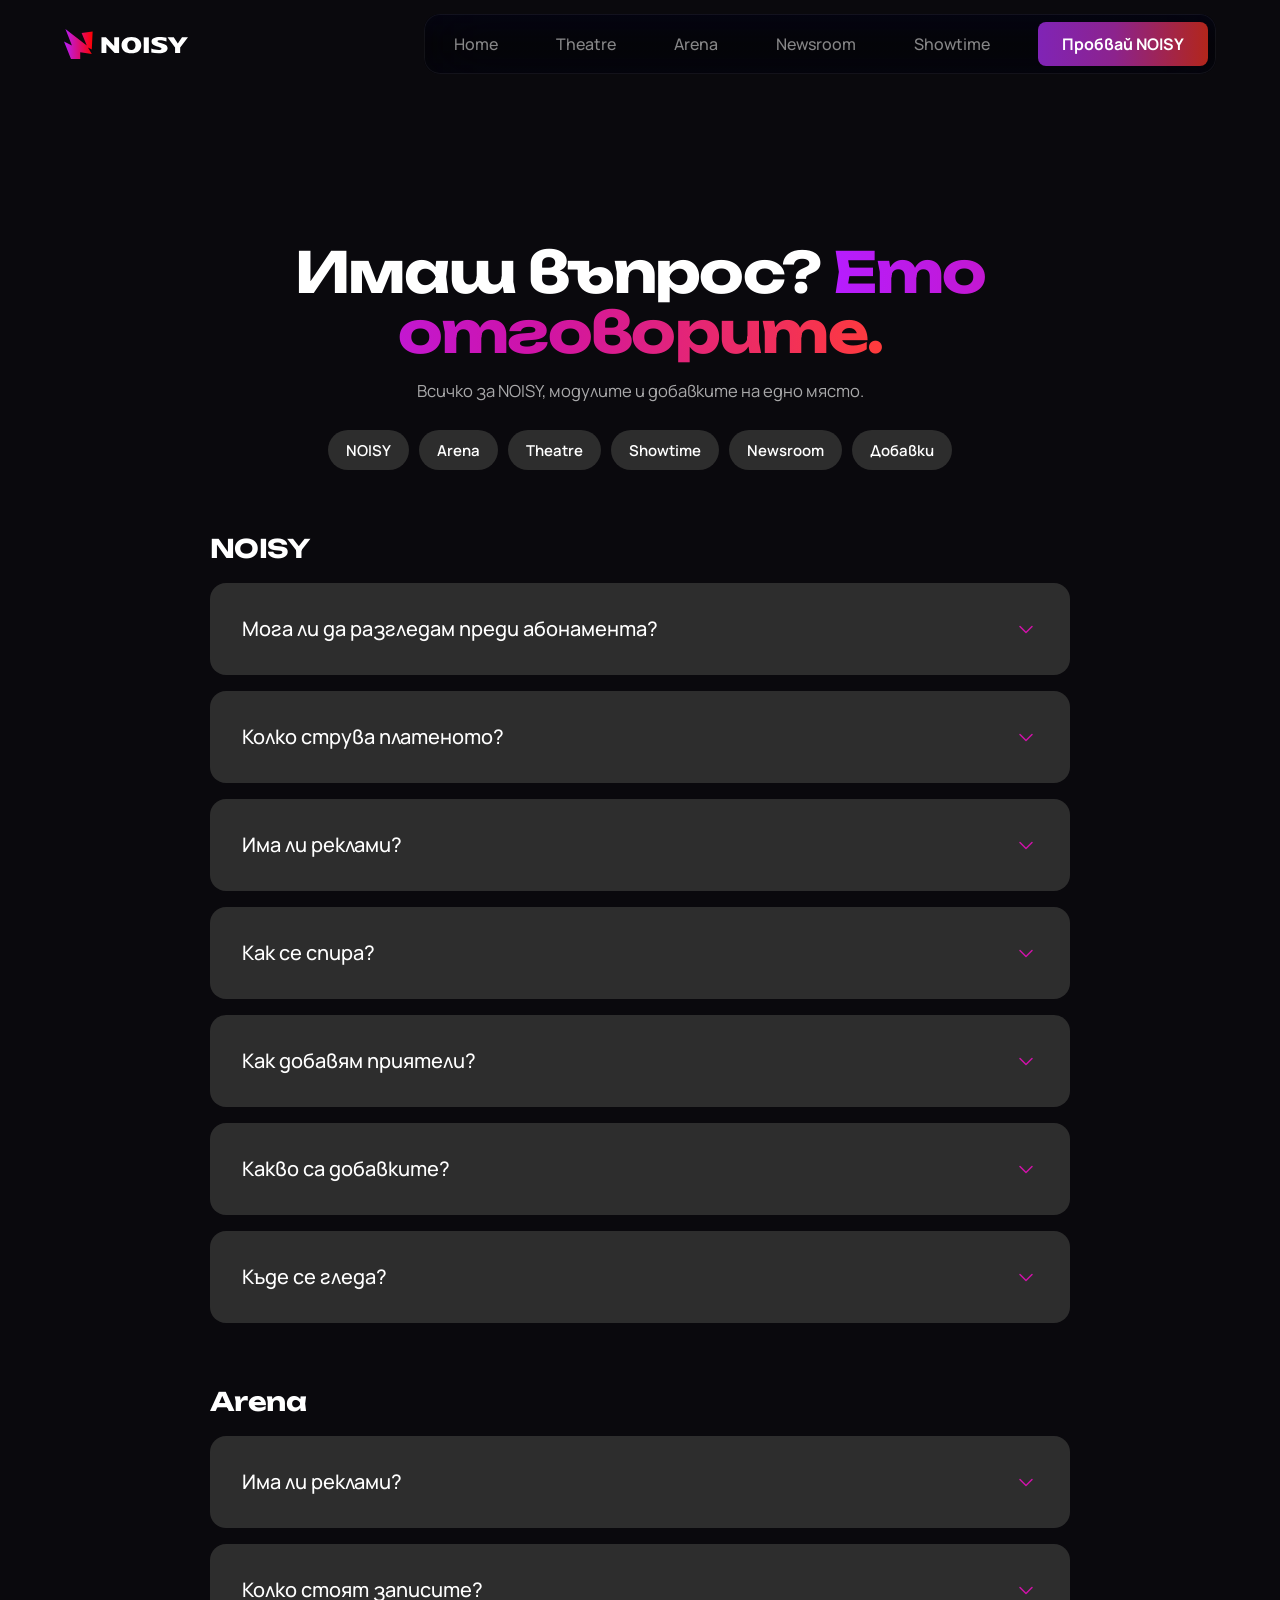
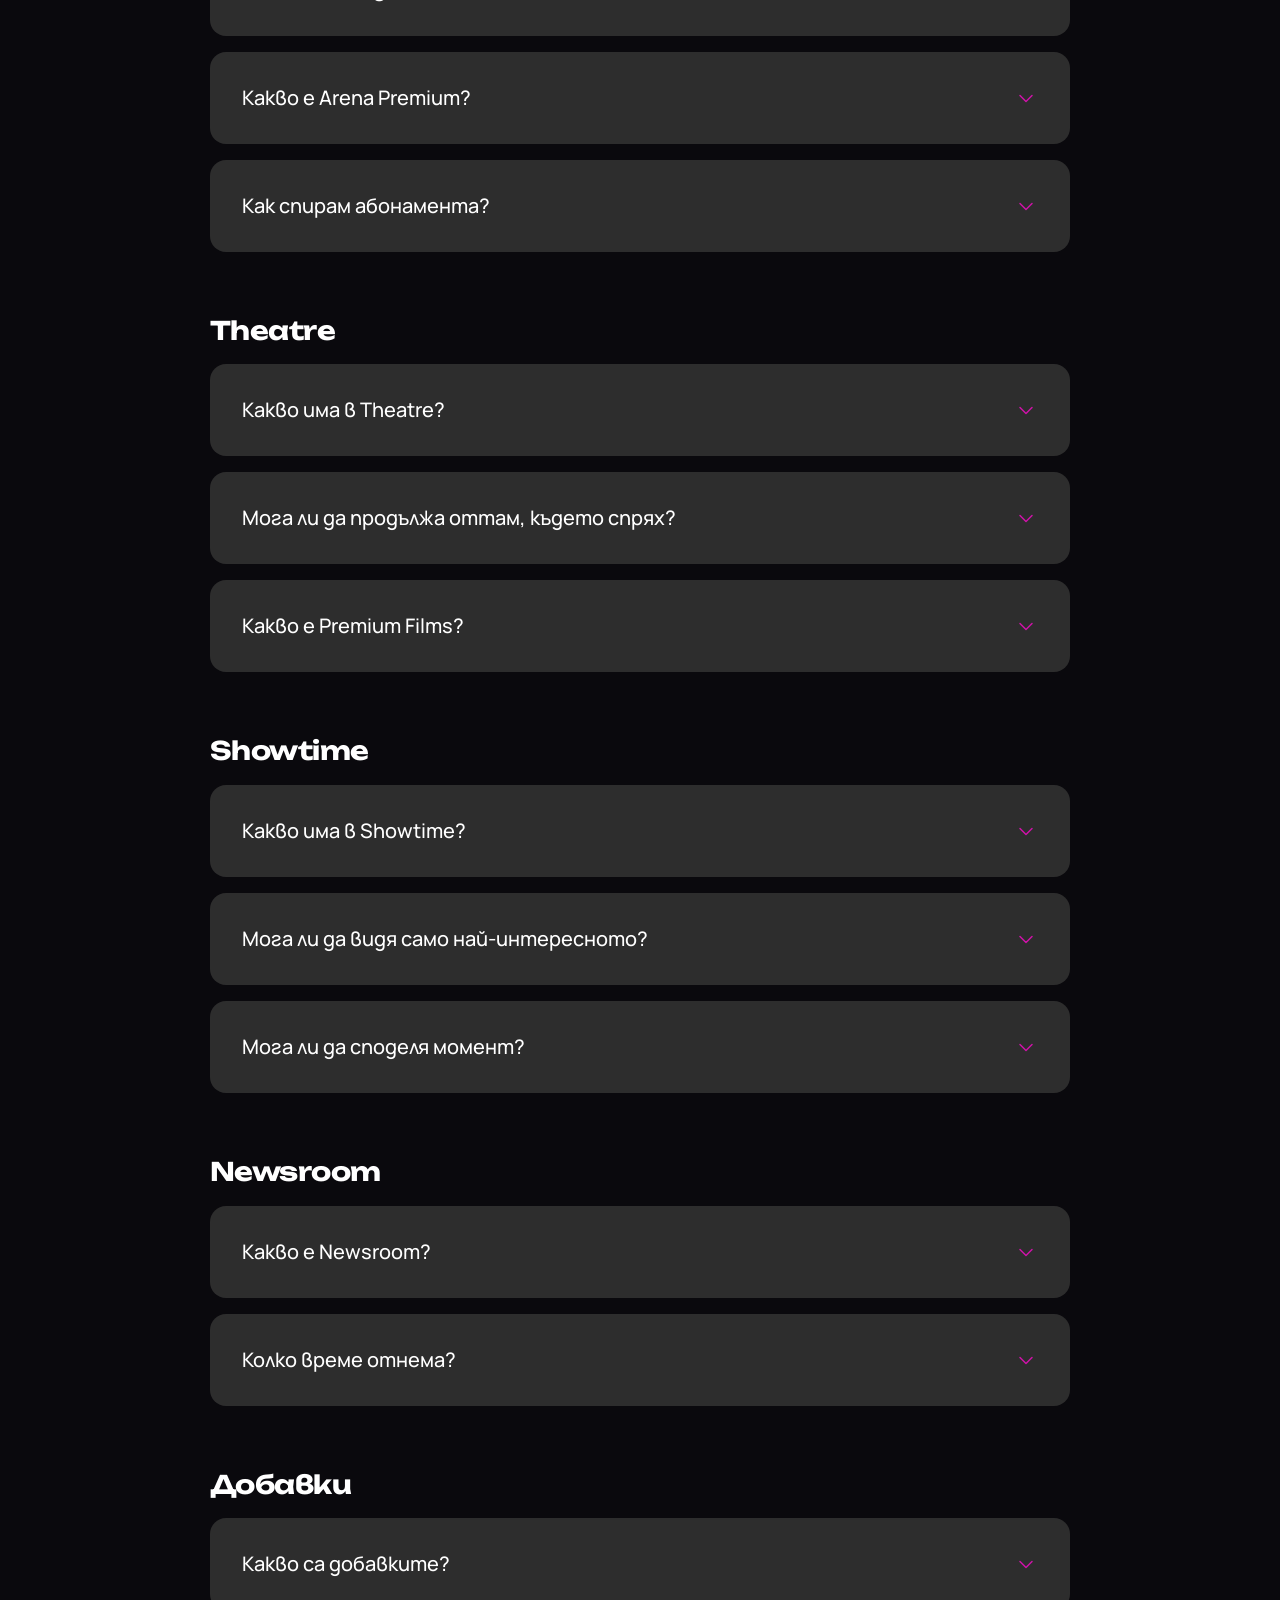
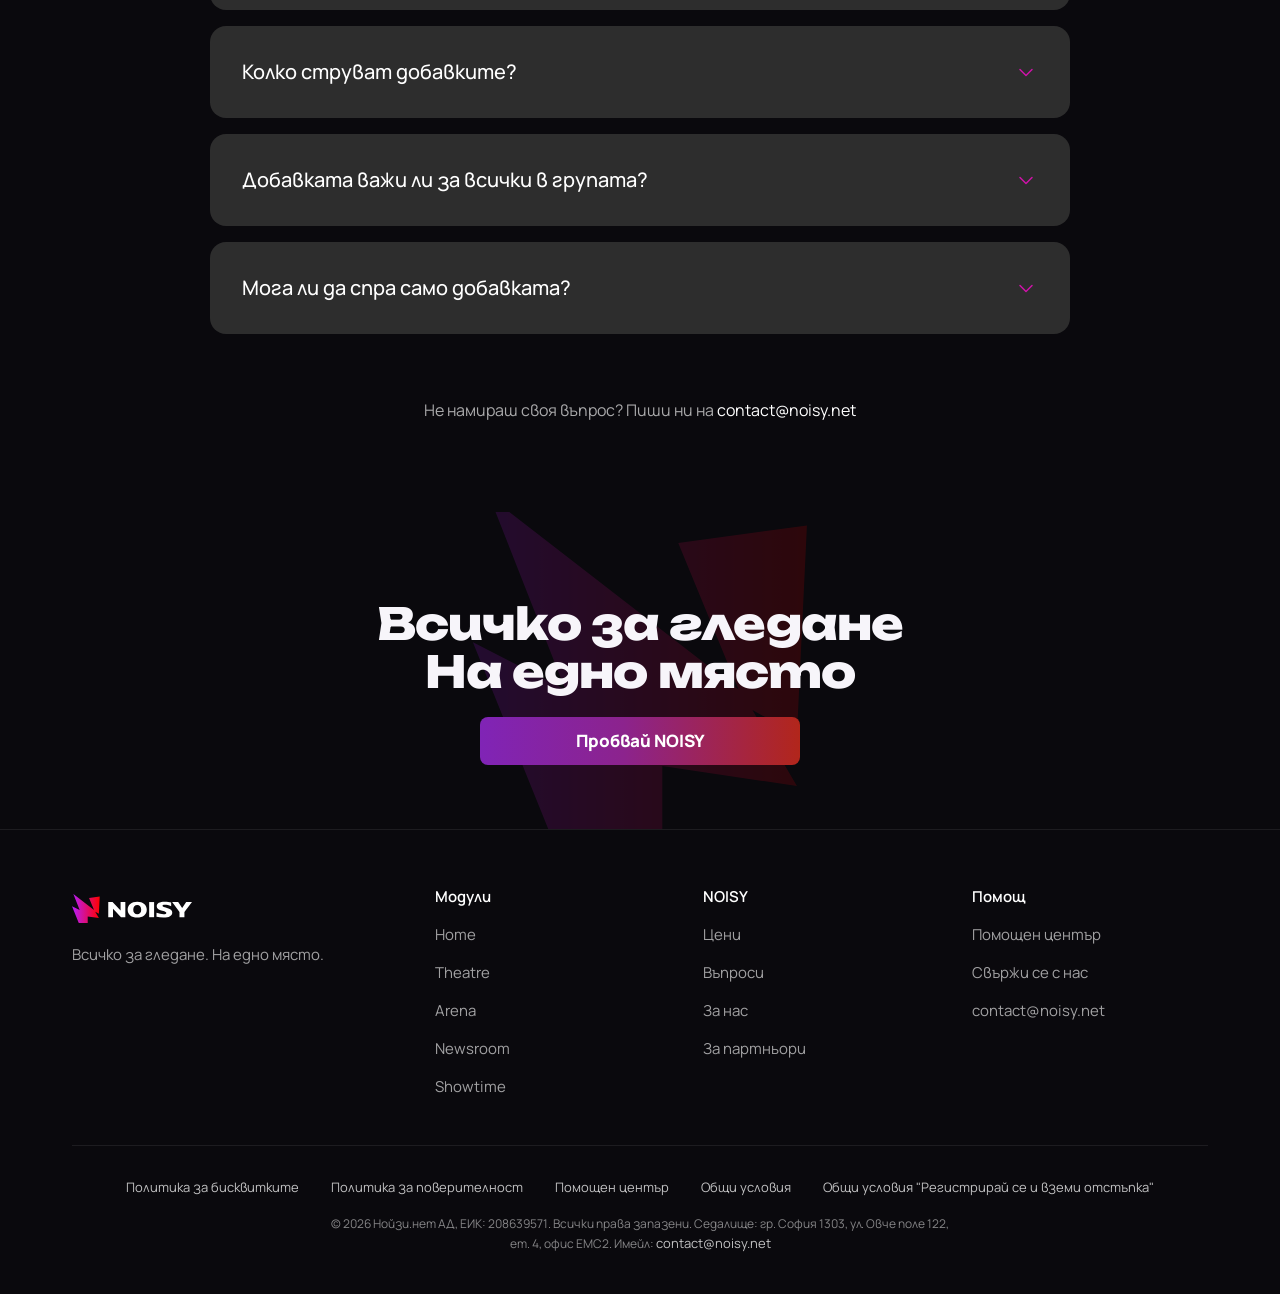
<file: faq.html>
<!doctype html>
<html lang="bg">
<head><script>/* ако браузърът не пуска H.264 (напр. Chromium), видеата се зареждат като WebM */(function(){var t=document.createElement('video');if(t.canPlayType('video/mp4; codecs="avc1.42E01E"'))return;var sw=function(u){return typeof u=='string'?u.replace(/\.mp4(\?|#|$)/,'.webm$1'):u};var P=HTMLMediaElement.prototype,d=Object.getOwnPropertyDescriptor(P,'src');Object.defineProperty(P,'src',{get:d.get,set:function(u){d.set.call(this,sw(u))},configurable:true});var sa=Element.prototype.setAttribute;P.setAttribute=function(n,v){return sa.call(this,n,n==='src'?sw(v):v)};function fix(){[].forEach.call(document.querySelectorAll('video[src],video source[src]'),function(x){var s=x.getAttribute('src');if(/\.mp4/.test(s)){sa.call(x,'src',sw(s));var v=x.closest?x.closest('video'):x;if(v){v.load();if(v.autoplay){var p=v.play();if(p&&p.catch)p.catch(function(){})}}}})}document.addEventListener('DOMContentLoaded',fix)})();</script>
<meta charset="utf-8">
<meta name="viewport" content="width=device-width, initial-scale=1, viewport-fit=cover">
<title>Въпроси · NOISY</title>
<meta name="description" content="Отговорите на най-честите въпроси за NOISY и Arena.">
<meta name="theme-color" content="#0A090D"><meta name="robots" content="noindex,nofollow">
<link rel="icon" type="image/svg+xml" href="assets/symbol.svg">
<link rel="preconnect" href="https://fonts.googleapis.com"><link rel="preconnect" href="https://fonts.gstatic.com" crossorigin>
<link href="https://fonts.googleapis.com/css2?family=Manrope:wght@400;500;600;700;800&family=Unbounded:wght@400;500;600;700;800&display=swap" rel="stylesheet">
<link rel="stylesheet" href="site23.css?v=1"><link rel="stylesheet" href="v12.css"><link rel="stylesheet" href="v13.css"><link rel="stylesheet" href="v14.css"><link rel="stylesheet" href="v15.css"><link rel="stylesheet" href="v19.css?v=15"><link rel="stylesheet" href="brand.css?v=20"><link rel="stylesheet" href="v21.css?v=7"><link rel="stylesheet" href="v22.css?v=11"><link rel="stylesheet" href="v23.css?v=24">
<link rel="stylesheet" href="faq.css?v=2">
<link rel="stylesheet" href="m28.css?v=4"></head>
<body class="clean fqp">
<script>document.documentElement.classList.add("nonotes")</script>
<div class="progress" id="prog"></div>
<header class="hdr" id="hdr"><div class="w"><a class="logo" href="index.html" aria-label="NOISY"><img src="assets/logo.svg" alt="NOISY" width="100" height="24"></a><nav class="pnav" aria-label="Модули"><a href="index.html">Home</a><a href="theatre.html">Theatre</a><a href="arena.html">Arena</a><a href="f/f-newsroom.html">Newsroom</a><a href="f/f-showtime.html">Showtime</a><a class="btn btn-p pcta" href="ceni.html" data-su="">Пробвай NOISY</a></nav><span class="sp"></span><a class="login" href="#">Вход</a><a class="btn btn-p cta" href="ceni.html" data-su="">Пробвай NOISY</a></div></header>
<main class="fq nfaq" id="abHero">
 <div class="fq-top"><h1>Имаш въпрос? <span>Ето отговорите.</span></h1><p>Всичко за NOISY, модулите и добавките на едно място.</p><nav class="fq-nav" aria-label="Теми"><a href="#obshto">NOISY</a><a href="#arena">Arena</a><a href="#theatre">Theatre</a><a href="#showtime">Showtime</a><a href="#newsroom">Newsroom</a><a href="#dobavki">Добавки</a></nav></div>
 <div class="fq-g" id="obshto"><h2 class="fq-gh">NOISY</h2><div class="nfaq-l"><div class="nq"><button type="button" class="nq-b" aria-expanded="false" aria-controls="fq1" id="fqb1"><span>Мога ли да разгледам преди абонамента?</span><svg viewBox="0 0 24 24" aria-hidden="true"><path d="M6 9.5l6 6 6-6"/></svg></button><div class="nq-a" id="fq1" role="region" aria-labelledby="fqb1"><div><p>Създай профил и разгледай NOISY. Абонаментът и премиум добавките се избират отделно.</p></div></div></div><div class="nq"><button type="button" class="nq-b" aria-expanded="false" aria-controls="fq2" id="fqb2"><span>Колко струва платеното?</span><svg viewBox="0 0 24 24" aria-hidden="true"><path d="M6 9.5l6 6 6-6"/></svg></button><div class="nq-a" id="fq2" role="region" aria-labelledby="fqb2"><div><p>Solo е 14,90 € на месец за един профил. Together е 24,90 € за до петима, тоест 4,98 € на човек. За 3 месеца плащаш с 10% по-малко, за 12 месеца с 15%. Premium Sport и Premium Films се добавят отделно.</p></div></div></div><div class="nq"><button type="button" class="nq-b" aria-expanded="false" aria-controls="fq3" id="fqb3"><span>Има ли реклами?</span><svg viewBox="0 0 24 24" aria-hidden="true"><path d="M6 9.5l6 6 6-6"/></svg></button><div class="nq-a" id="fq3" role="region" aria-labelledby="fqb3"><div><p>Не. Нито преди, нито по време на гледането.</p></div></div></div><div class="nq"><button type="button" class="nq-b" aria-expanded="false" aria-controls="fq4" id="fqb4"><span>Как се спира?</span><svg viewBox="0 0 24 24" aria-hidden="true"><path d="M6 9.5l6 6 6-6"/></svg></button><div class="nq-a" id="fq4" role="region" aria-labelledby="fqb4"><div><p>С един бутон в профила. Без обаждания и имейли.</p></div></div></div><div class="nq"><button type="button" class="nq-b" aria-expanded="false" aria-controls="fq5" id="fqb5"><span>Как добавям приятели?</span><svg viewBox="0 0 24 24" aria-hidden="true"><path d="M6 9.5l6 6 6-6"/></svg></button><div class="nq-a" id="fq5" role="region" aria-labelledby="fqb5"><div><p>Избираш Together и след плащането пращаш покани. Плаща един, а всеки има свой профил.</p></div></div></div><div class="nq"><button type="button" class="nq-b" aria-expanded="false" aria-controls="fq6" id="fqb6"><span>Какво са добавките?</span><svg viewBox="0 0 24 24" aria-hidden="true"><path d="M6 9.5l6 6 6-6"/></svg></button><div class="nq-a" id="fq6" role="region" aria-labelledby="fqb6"><div><p>Premium Sport в Arena и Premium Films в Theatre. Добавяш ги след плана, ако искаш, за цялата група.</p></div></div></div><div class="nq"><button type="button" class="nq-b" aria-expanded="false" aria-controls="fq7" id="fqb7"><span>Къде се гледа?</span><svg viewBox="0 0 24 24" aria-hidden="true"><path d="M6 9.5l6 6 6-6"/></svg></button><div class="nq-a" id="fq7" role="region" aria-labelledby="fqb7"><div><p>В браузъра. Приложенията за телефон и телевизор идват скоро.</p></div></div></div></div></div><div class="fq-g" id="arena"><h2 class="fq-gh">Arena</h2><div class="nfaq-l"><div class="nq"><button type="button" class="nq-b" aria-expanded="false" aria-controls="fq100" id="fqb100"><span>Има ли реклами?</span><svg viewBox="0 0 24 24" aria-hidden="true"><path d="M6 9.5l6 6 6-6"/></svg></button><div class="nq-a" id="fq100" role="region" aria-labelledby="fqb100"><div><p>Не. Нито преди, нито по време на мача.</p></div></div></div><div class="nq"><button type="button" class="nq-b" aria-expanded="false" aria-controls="fq101" id="fqb101"><span>Колко стоят записите?</span><svg viewBox="0 0 24 24" aria-hidden="true"><path d="M6 9.5l6 6 6-6"/></svg></button><div class="nq-a" id="fq101" role="region" aria-labelledby="fqb101"><div><p>Три дни след мача.</p></div></div></div><div class="nq"><button type="button" class="nq-b" aria-expanded="false" aria-controls="fq102" id="fqb102"><span>Какво е Arena Premium?</span><svg viewBox="0 0 24 24" aria-hidden="true"><path d="M6 9.5l6 6 6-6"/></svg></button><div class="nq-a" id="fq102" role="region" aria-labelledby="fqb102"><div><p>Добавка към плана за най-големите първенства. Мачовете с етикет Premium са в нея. Всичко останало в Arena е в плана.</p></div></div></div><div class="nq"><button type="button" class="nq-b" aria-expanded="false" aria-controls="fq103" id="fqb103"><span>Как спирам абонамента?</span><svg viewBox="0 0 24 24" aria-hidden="true"><path d="M6 9.5l6 6 6-6"/></svg></button><div class="nq-a" id="fq103" role="region" aria-labelledby="fqb103"><div><p>С един бутон, когато поискаш. Имаш и 14 дни гаранция.</p></div></div></div></div></div><div class="fq-g" id="theatre"><h2 class="fq-gh">Theatre</h2><div class="nfaq-l"><div class="nq"><button type="button" class="nq-b" aria-expanded="false" aria-controls="fq200" id="fqb200"><span>Какво има в Theatre?</span><svg viewBox="0 0 24 24" aria-hidden="true"><path d="M6 9.5l6 6 6-6"/></svg></button><div class="nq-a" id="fq200" role="region" aria-labelledby="fqb200"><div><p>Филми и сериали. Разглеждаш по Всичко, Филми, Сериали и Актьори и създатели, а във всяко заглавие виждаш жанра, рейтингите, актьорите и сезоните.</p></div></div></div><div class="nq"><button type="button" class="nq-b" aria-expanded="false" aria-controls="fq201" id="fqb201"><span>Мога ли да продължа оттам, където спрях?</span><svg viewBox="0 0 24 24" aria-hidden="true"><path d="M6 9.5l6 6 6-6"/></svg></button><div class="nq-a" id="fq201" role="region" aria-labelledby="fqb201"><div><p>Да. „Продължи гледането“ тръгва пет секунди преди мястото, където си спрял.</p></div></div></div><div class="nq"><button type="button" class="nq-b" aria-expanded="false" aria-controls="fq202" id="fqb202"><span>Какво е Premium Films?</span><svg viewBox="0 0 24 24" aria-hidden="true"><path d="M6 9.5l6 6 6-6"/></svg></button><div class="nq-a" id="fq202" role="region" aria-labelledby="fqb202"><div><p>Добавка към плана с хитовите филми и сериали на HBO, Warner Bros. и DC. Всичко останало в Theatre е в плана.</p></div></div></div></div></div><div class="fq-g" id="showtime"><h2 class="fq-gh">Showtime</h2><div class="nfaq-l"><div class="nq"><button type="button" class="nq-b" aria-expanded="false" aria-controls="fq300" id="fqb300"><span>Какво има в Showtime?</span><svg viewBox="0 0 24 24" aria-hidden="true"><path d="M6 9.5l6 6 6-6"/></svg></button><div class="nq-a" id="fq300" role="region" aria-labelledby="fqb300"><div><p>Реалитата, които всички гледат, като Ергенът, Фермата и Игри на волята.</p></div></div></div><div class="nq"><button type="button" class="nq-b" aria-expanded="false" aria-controls="fq301" id="fqb301"><span>Мога ли да видя само най-интересното?</span><svg viewBox="0 0 24 24" aria-hidden="true"><path d="M6 9.5l6 6 6-6"/></svg></button><div class="nq-a" id="fq301" role="region" aria-labelledby="fqb301"><div><p>Да. Всеки епизод е разделен на най-силните моменти, така че нищо не изпускаш.</p></div></div></div><div class="nq"><button type="button" class="nq-b" aria-expanded="false" aria-controls="fq302" id="fqb302"><span>Мога ли да споделя момент?</span><svg viewBox="0 0 24 24" aria-hidden="true"><path d="M6 9.5l6 6 6-6"/></svg></button><div class="nq-a" id="fq302" role="region" aria-labelledby="fqb302"><div><p>Да. Изрязваш момента и го пращаш в Instagram, Facebook или на приятелите си.</p></div></div></div></div></div><div class="fq-g" id="newsroom"><h2 class="fq-gh">Newsroom</h2><div class="nfaq-l"><div class="nq"><button type="button" class="nq-b" aria-expanded="false" aria-controls="fq400" id="fqb400"><span>Какво е Newsroom?</span><svg viewBox="0 0 24 24" aria-hidden="true"><path d="M6 9.5l6 6 6-6"/></svg></button><div class="nq-a" id="fq400" role="region" aria-labelledby="fqb400"><div><p>Новините на деня в кратки клипове, подредени по актуалните теми.</p></div></div></div><div class="nq"><button type="button" class="nq-b" aria-expanded="false" aria-controls="fq401" id="fqb401"><span>Колко време отнема?</span><svg viewBox="0 0 24 24" aria-hidden="true"><path d="M6 9.5l6 6 6-6"/></svg></button><div class="nq-a" id="fq401" role="region" aria-labelledby="fqb401"><div><p>Важното от деня се събира в около минута.</p></div></div></div></div></div><div class="fq-g" id="dobavki"><h2 class="fq-gh">Добавки</h2><div class="nfaq-l"><div class="nq"><button type="button" class="nq-b" aria-expanded="false" aria-controls="fq500" id="fqb500"><span>Какво са добавките?</span><svg viewBox="0 0 24 24" aria-hidden="true"><path d="M6 9.5l6 6 6-6"/></svg></button><div class="nq-a" id="fq500" role="region" aria-labelledby="fqb500"><div><p>Premium Sport в Arena и Premium Films в Theatre. Те са по желание и се добавят към плана, след като го избереш.</p></div></div></div><div class="nq"><button type="button" class="nq-b" aria-expanded="false" aria-controls="fq501" id="fqb501"><span>Колко струват добавките?</span><svg viewBox="0 0 24 24" aria-hidden="true"><path d="M6 9.5l6 6 6-6"/></svg></button><div class="nq-a" id="fq501" role="region" aria-labelledby="fqb501"><div><p>Premium Sport е 14,60 € на месец, а Premium Films е 7,60 € на месец. С плана Together са 24,60 € и 12,60 € за цялата група.</p></div></div></div><div class="nq"><button type="button" class="nq-b" aria-expanded="false" aria-controls="fq502" id="fqb502"><span>Добавката важи ли за всички в групата?</span><svg viewBox="0 0 24 24" aria-hidden="true"><path d="M6 9.5l6 6 6-6"/></svg></button><div class="nq-a" id="fq502" role="region" aria-labelledby="fqb502"><div><p>Да. С Together добавката се плаща веднъж и важи за всички в групата.</p></div></div></div><div class="nq"><button type="button" class="nq-b" aria-expanded="false" aria-controls="fq503" id="fqb503"><span>Мога ли да спра само добавката?</span><svg viewBox="0 0 24 24" aria-hidden="true"><path d="M6 9.5l6 6 6-6"/></svg></button><div class="nq-a" id="fq503" role="region" aria-labelledby="fqb503"><div><p>Да. Добавките се включват и спират отделно от плана.</p></div></div></div></div></div>
 <p class="fq-help">Не намираш своя въпрос? Пиши ни на <a href="mailto:contact@noisy.net">contact@noisy.net</a></p>
</main>
<section class="anchor"><div class="end ap za-end"><img class="sig" src="assets/symbol.svg" alt="" aria-hidden="true"><h2 class="h2">Всичко за гледане<br>На едно място</h2><a class="btn btn-p" href="#" data-su="">Пробвай NOISY</a></div></section>
<footer class="foot foot22"><div class="w">
 <div class="f-top">
  <div class="f-brand"><a class="f-logo" href="index.html" aria-label="NOISY"><img src="assets/logo.svg" alt="NOISY" width="120" height="29"></a><p>Всичко за гледане. На едно място.</p></div>
  <nav class="f-col" aria-label="Модули"><b>Модули</b><a href="index.html">Home</a><a href="theatre.html">Theatre</a><a href="arena.html">Arena</a><a href="f/f-newsroom.html">Newsroom</a><a href="f/f-showtime.html">Showtime</a></nav>
  <nav class="f-col" aria-label="NOISY"><b>NOISY</b><a href="ceni.html">Цени</a><a href="faq.html">Въпроси</a><a href="about.html" aria-current="page">За нас</a><a href="partnyori.html">За партньори</a></nav>
  <nav class="f-col" aria-label="Помощ"><b>Помощ</b><a href="https://noisy.net/faq" target="_blank" rel="noopener">Помощен център</a><a href="https://noisy.net/contact_us" target="_blank" rel="noopener">Свържи се с нас</a><a href="mailto:contact@noisy.net">contact@noisy.net</a></nav>
 </div>
 <div class="f-legal"><nav aria-label="Правна информация"><a href="https://noisy.net/cookie_policy" target="_blank" rel="noopener">Политика за бисквитките</a><a href="https://noisy.net/privacy_policy" target="_blank" rel="noopener">Политика за поверителност</a><a href="https://noisy.net/faq" target="_blank" rel="noopener">Помощен център</a><a href="https://noisy.net/terms" target="_blank" rel="noopener">Общи условия</a><a href="https://noisy.net/discount_policy" target="_blank" rel="noopener">Общи условия "Регистрирай се и вземи отстъпка"</a></nav>
 <p>© 2026 Нойзи.нет АД, ЕИК: 208639571. Всички права запазени. Седалище: гр. София 1303, ул. Овче поле 122, ет. 4, офис EMC2. Имейл: <a href="mailto:contact@noisy.net">contact@noisy.net</a></p></div>
</div></footer>
<svg width="0" height="0" style="position:absolute"><defs><linearGradient id="gsp" x1="0" x2="1"><stop offset="0" stop-color="#B61DFF"/><stop offset=".45" stop-color="#CE13A8"/><stop offset="1" stop-color="#FF0000"/></linearGradient></defs></svg>

<button class="fab" id="fab" type="button" aria-label="Питай NOISY"><svg viewBox="0 0 24 24"><path d="M12 2l2.2 6.3L20.5 10l-6.3 2.2L12 18.5l-2.2-6.3L3.5 10l6.3-1.7z"/><path d="M19 15l.9 2.1L22 18l-2.1.9L19 21l-.9-2.1L16 18l2.1-.9z"/></svg>Питай NOISY</button>
<div class="bot" id="bot" role="dialog" aria-label="Асистент на NOISY"><header><span class="av"><svg viewBox="0 0 24 24"><path d="M12 2l2.2 6.3L20.5 10l-6.3 2.2L12 18.5l-2.2-6.3L3.5 10l6.3-1.7z"/><path d="M19 15l.9 2.1L22 18l-2.1.9L19 21l-.9-2.1L16 18l2.1-.9z"/></svg></span><div><b>Асистентът на NOISY</b><small>● Отговаря веднага</small></div><button type="button" id="botx" aria-label="Затвори">×</button></header>
 <div class="log" id="blog"></div><div class="sug" id="bsug"></div><form id="bform"><input id="bin" placeholder="Питай каквото искаш" autocomplete="off" aria-label="Въпрос"><button type="submit" aria-label="Изпрати">↑</button></form><p class="note">Мокъп. На живо тук ще е Fin от Intercom.</p></div>
<div class="su" id="su" role="dialog" aria-modal="true" aria-labelledby="suh"><div class="scrim" data-x></div><div class="pn"><i class="grab"></i><button class="x" type="button" data-x aria-label="Затвори">×</button>
 <div class="st1"><h3 id="suh">Започни с NOISY</h3><p class="sp2">Създай профил и разгледай. Абонаментът избираш отделно.</p><p class="plan" id="suplan"></p>
  <button class="ob g" type="button" data-ok>G&nbsp; Продължи с Google</button><button class="ob a" type="button" data-ok> Продължи с Apple</button>
  <p class="or">или с имейл</p><form id="suf"><input type="email" placeholder="имейл" autocomplete="email" aria-label="Имейл" required><button type="submit">Напред</button></form>
  <div class="tr"><span>Без карта</span><span>Спираш с един бутон</span><span>Плащаш, само ако решиш</span></div></div>
 <div class="ok"><div style="font-size:44px">🎬</div><b>Следващата стъпка е приложението</b><p>Мокъп: тук човекът влиза в приложението.</p><a class="btn btn-p" href="#" data-x>Към NOISY</a></div></div></div>
<script>
/* ===== v10 · всеки „Пробвай безплатно“ / „Избери“ отваря листа; планът се помни ===== */
(function(){const su=document.getElementById('su'),pl=document.getElementById('suplan');let last=null;
 function open(plan,from){last=from;su.classList.remove('done');pl.classList.toggle('on',!!plan);pl.textContent=plan?'Избран план: '+plan+'. Плащаш едва след като пробваш.':'';su.classList.add('on');document.body.style.overflow='hidden';setTimeout(()=>su.querySelector('.ob.g').focus({preventScroll:true}),350)}
 function close(){su.classList.remove('on');document.body.style.overflow='';if(last)last.focus({preventScroll:true})}
 document.addEventListener('click',e=>{const a=e.target.closest('[data-su]');if(!a)return;e.preventDefault();open(a.dataset.su||'',a)});
 su.addEventListener('click',e=>{if(e.target.closest('[data-x]')){e.preventDefault();close()}if(e.target.closest('[data-ok]'))su.classList.add('done')});
 document.getElementById('suf').addEventListener('submit',e=>{e.preventDefault();su.classList.add('done')});
 addEventListener('keydown',e=>{if(e.key==='Escape'&&su.classList.contains('on'))close()});
 window.openSignup=open;})();
</script>
<script>document.querySelectorAll(".login").forEach(a=>a.addEventListener("click",e=>{e.preventDefault();window.openSignup("",a)}));document.querySelectorAll("[data-assistant]").forEach(a=>a.addEventListener("click",e=>{e.preventDefault();document.getElementById("fab").click()}));</script>
<script>/* ===== v9 · асистентът: бутонът излиза след хирото; отговорите са от проверените факти (ЧЗВ) ===== */
(function(){const fab=document.getElementById('fab'),bot=document.getElementById('bot'),log=document.getElementById('blog'),sug=document.getElementById('bsug'),form=document.getElementById('bform'),inp=document.getElementById('bin');
 new IntersectionObserver(es=>es.forEach(e=>fab.classList.toggle('on',!e.isIntersecting)),{threshold:0}).observe(document.getElementById('abHero'));
 const A=[
  [/довечера|какво да гледам|препоръч|гледам/i,'Ако искаш нещо за довечера:','showtime'],
  [/цен|струва|колко|евр|€|плащ/i,'Solo е 14,90 € на месец. Together е 24,90 € за до петима, тоест 4,98 € на човек. За 3 месеца е с 10% по-малко, за 12 месеца с 15%.'],
  [/приятел|семейств|петима|делим/i,'Избираш Together и каниш до четирима след плащането. Плаща един, всеки има свой профил и свой списък.'],
  [/телевиз|tv|лаптоп|телефон|устройств/i,'Web версията е достъпна в noisy.net. Приложенията за iPhone, Android и Smart TV са обозначени като „Очаквай скоро“.'],
  [/спр|откаж|абонамент|прекрат/i,'Спираш с един бутон в профила, без обаждания и имейли. За платените планове има 14 дни гаранция.'],
  [/реклам/i,'Няма реклами. Нито преди, нито по време на гледането.'],
  [/мач|спорт|левски|arena|футбол/i,'Спортът е в Arena: футбол, баскетбол, тенис, Формула 1 и още, на живо, със статистиката и ивентите до мача. Премиум спортът е добавка към плана.'],
  [/безплат|карта/i,'Регистрацията е отделна от абонамента. Разглеждаш преди да избереш план. Няма постоянен безплатен план.'],
  [/изреж|сподел|клип|момент|share/i,'Натискаш ивента от епизода, изрязваш откъс до 20 секунди, слагаш стикер и го пращаш в Instagram, WhatsApp или групата.']];
 const S=['Какво да гледам довечера?','Колко струва с приятели?','Къде мога да гледам?','Как да спра абонамента?','Има ли мачове на живо?'];
 function add(cls,html){const d=document.createElement('div');d.className=cls;d.innerHTML=html;log.appendChild(d);log.scrollTop=log.scrollHeight;return d}
 function answer(q){add('q',q.replace(/</g,'&lt;'));const dots=add('dots','<i></i><i></i><i></i>');
  const hit=A.find(a=>a[0].test(q));setTimeout(()=>{dots.remove();
   if(hit&&hit[2]==='showtime'){const a=add('a',hit[1]+'<div class="rec" data-go="showtime"><img src="vid/kap.jpg" alt=""><div><b>Игри на волята</b><small>Капитанската битка от снощи · 31:05</small></div></div><div class="rec" data-go="theatre"><img src="img/the-penguin-poster.jpg" alt=""><div><b>Пингвинът</b><small>HBO · Нов епизод</small></div></div>')}
   else add('a',hit?hit[1]:'Мога да помогна с цените, устройствата, съдържанието и споделянето. Пробвай някой от въпросите отдолу.')},900)}
 sug.innerHTML=S.map(x=>'<button type="button">'+x+'</button>').join('');
 sug.addEventListener('click',e=>{const b=e.target.closest('button');if(b)answer(b.textContent)});
 form.addEventListener('submit',e=>{e.preventDefault();const v=inp.value.trim();if(!v)return;inp.value='';answer(v)});
 log.addEventListener('click',e=>{const r=e.target.closest('[data-go]');if(!r)return;location.href={showtime:'f/f-showtime.html',theatre:'theatre.html'}[r.dataset.go]||'index.html'});
 let first=true;fab.addEventListener('click',()=>{bot.classList.toggle('on');if(first){first=false;add('a','Здрасти! Аз съм асистентът на NOISY. Питай ме за цени, какво да гледаш или как да пратиш момент на приятели.')}setTimeout(()=>inp.focus({preventScroll:true}),300)});
 document.getElementById('botx').addEventListener('click',()=>bot.classList.remove('on'));
 addEventListener('keydown',e=>{if(e.key==='Escape')bot.classList.remove('on')});})();

</script>
<script>(function(){var qs=[].slice.call(document.querySelectorAll('.nq'));qs.forEach(function(q){var b=q.querySelector('.nq-b');b.addEventListener('click',function(){var on=!q.classList.contains('open');qs.forEach(function(o){o.classList.remove('open');o.querySelector('.nq-b').setAttribute('aria-expanded','false')});if(on){q.classList.add('open');b.setAttribute('aria-expanded','true')}})})})();document.querySelectorAll('.ap').forEach(function(e){e.classList.add('in')});</script>
<script>(function(){var hd=document.querySelector('.hdr'),mn=false;addEventListener('scroll',function(){var m=scrollY>40;if(hd&&m!==mn){mn=m;hd.classList.toggle('mini',m)}},{passive:true})})();</script>
<nav class="mobile-worlds" aria-label="Световете на NOISY"><a href="theatre.html">Theatre</a><a href="f/f-showtime.html">Showtime</a><a href="arena.html">Arena</a><a href="f/f-newsroom.html">Newsroom</a></nav>
</body>
</html>
</file>
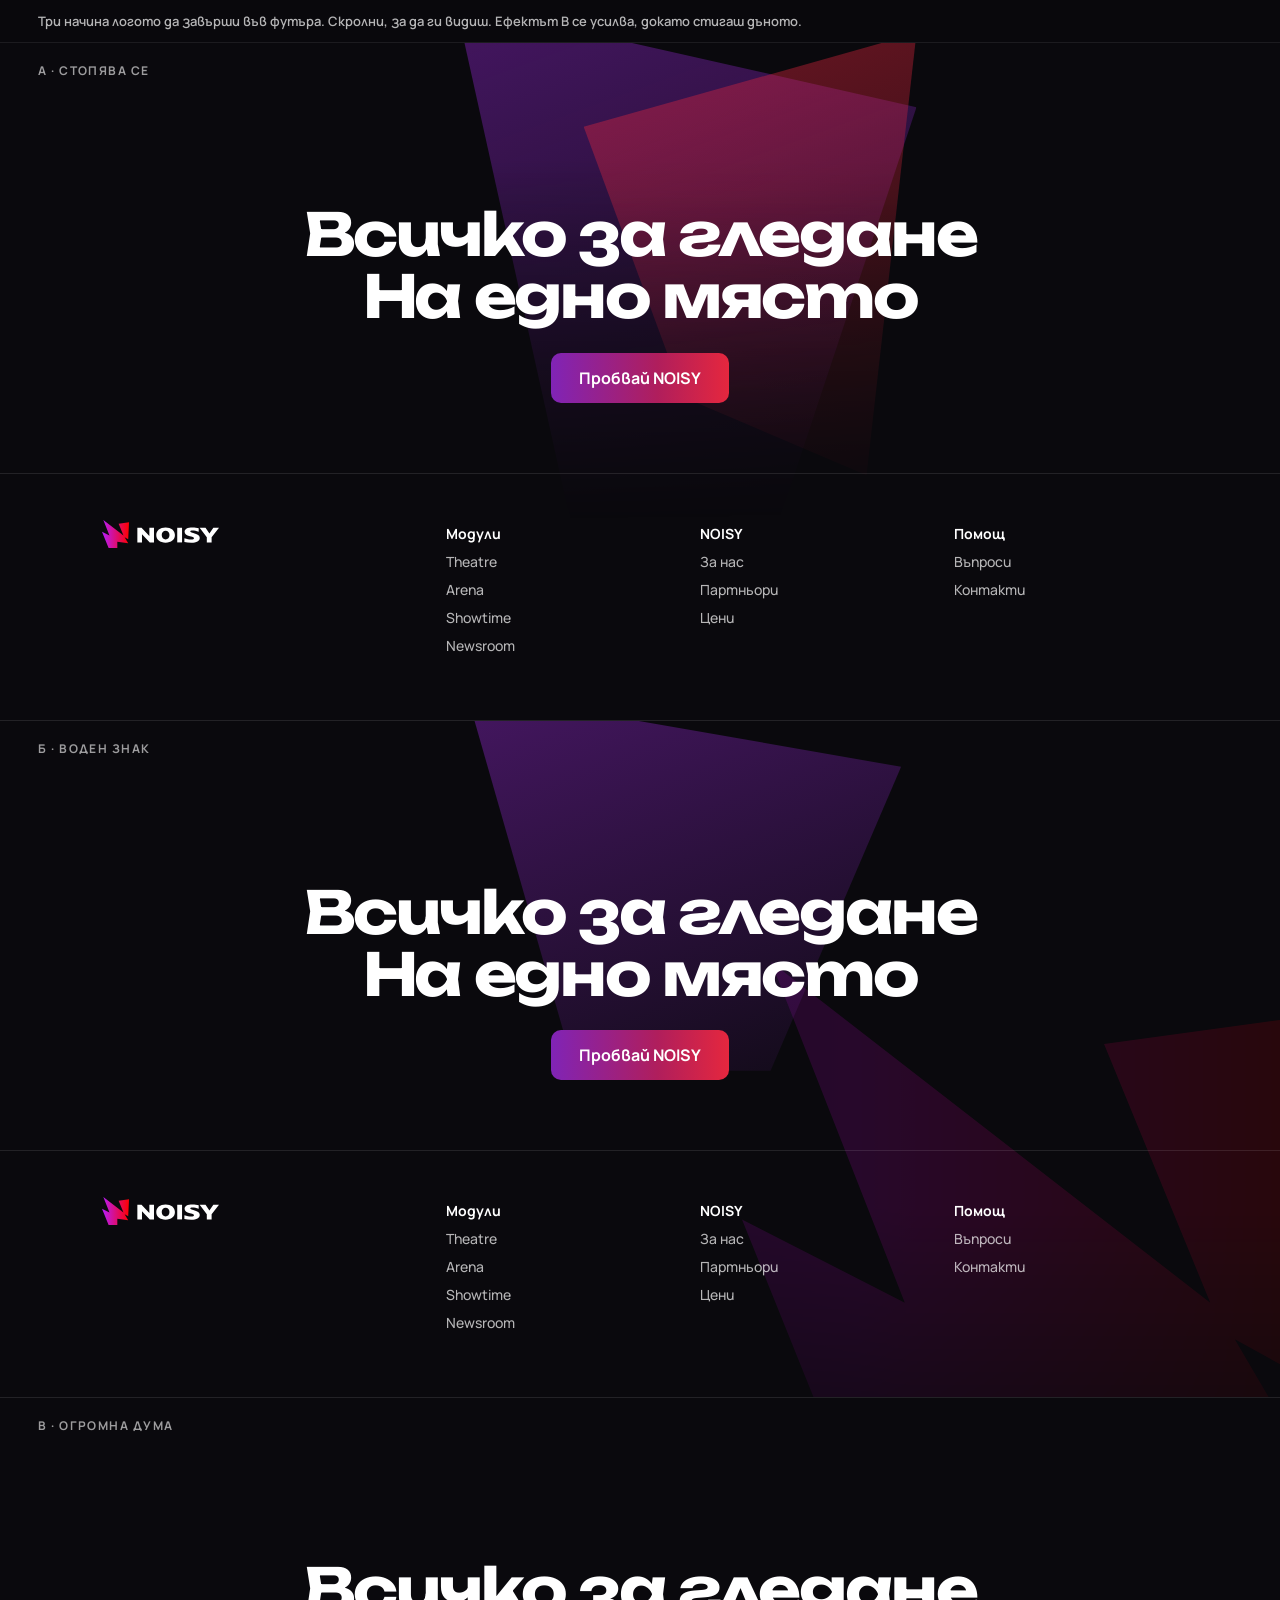
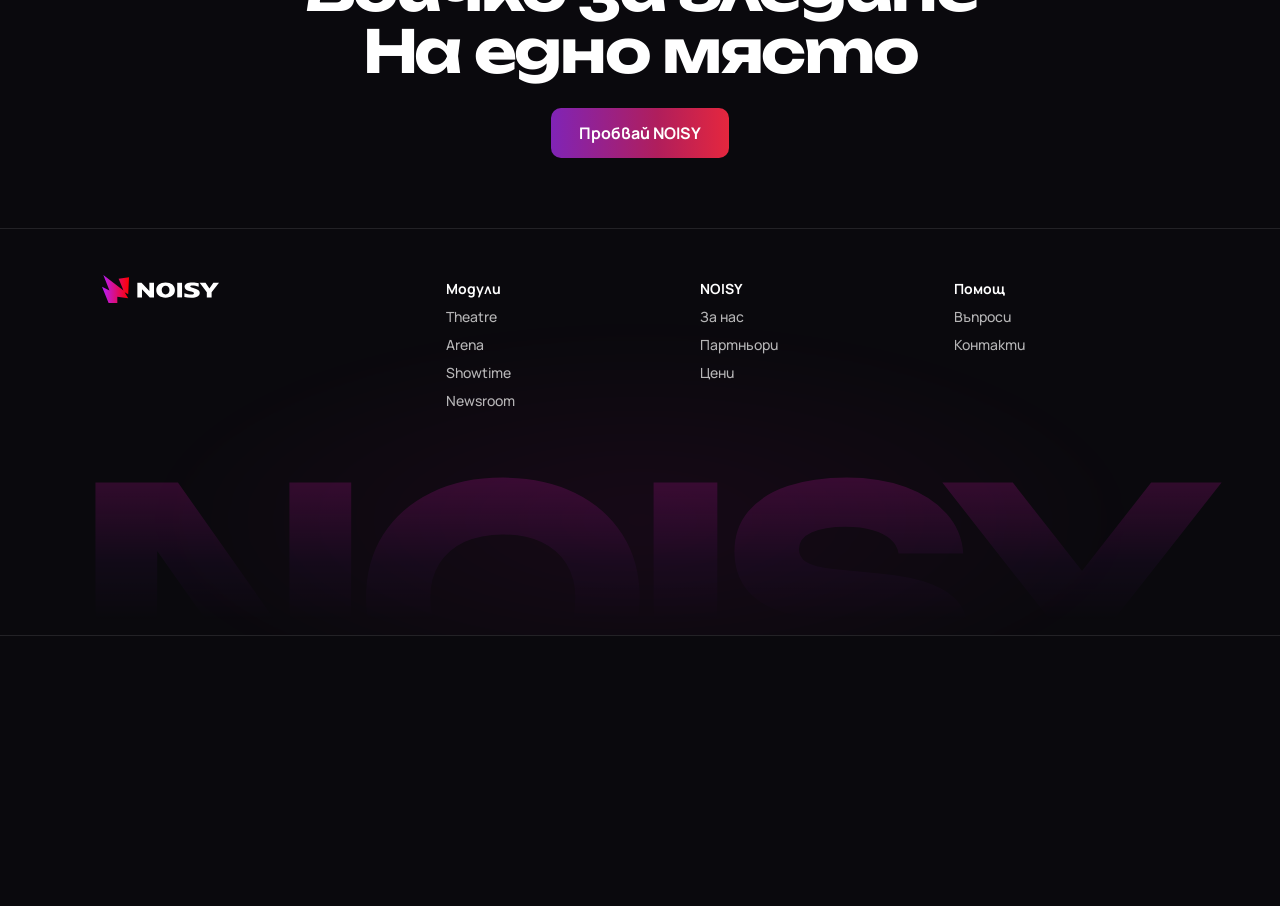
<file: footer-eksperimenti.html>
<!doctype html>
<html lang="bg"><head><meta charset="utf-8"><meta name="viewport" content="width=device-width,initial-scale=1">
<title>NOISY - експерименти с футъра</title><meta name="robots" content="noindex">
<link href="https://fonts.googleapis.com/css2?family=Manrope:wght@400;500;600;700&family=Unbounded:wght@600;700&display=swap" rel="stylesheet">
<style>
:root{--bg:#0A090D;--p1:#8024B6;--p2:#CE13A8;--p3:#E5273E}
*{box-sizing:border-box}body{margin:0;background:var(--bg);color:#fff;font-family:Manrope,system-ui,sans-serif}
.cap{position:sticky;top:0;z-index:9;padding:12px clamp(16px,3vw,40px);background:rgba(10,9,13,.85);-webkit-backdrop-filter:blur(10px);backdrop-filter:blur(10px);font:600 13px/1.4 Manrope;color:rgba(255,255,255,.7);border-bottom:1px solid rgba(255,255,255,.08)}
.blk{position:relative;overflow:hidden;border-bottom:1px solid rgba(255,255,255,.1);padding-top:70px}
.tag{position:absolute;left:clamp(16px,3vw,40px);top:22px;z-index:6;font:700 12px/1 Manrope;letter-spacing:.12em;text-transform:uppercase;color:rgba(255,255,255,.6)}
.cta{position:relative;z-index:3;text-align:center;padding:90px 20px 70px}
h2{margin:0;font:700 clamp(30px,4.6vw,66px)/1.05 Unbounded,Manrope,sans-serif;letter-spacing:-.04em}
.btn{display:inline-flex;margin-top:26px;min-height:50px;align-items:center;padding:0 28px;border-radius:10px;font:700 16px/1 Manrope;background:linear-gradient(90deg,var(--p1),#B01E5C 60%,var(--p3));color:#fff;text-decoration:none}
.shape{position:absolute;z-index:1;pointer-events:none;background:linear-gradient(160deg,rgba(128,36,182,.5),rgba(128,36,182,.05));clip-path:polygon(0 0,100% 20%,70% 100%,25% 100%)}
.s2{background:linear-gradient(160deg,rgba(229,39,62,.45),rgba(229,39,62,.05));clip-path:polygon(0 18%,100% 0,85% 85%,30% 70%)}
.ft{position:relative;z-index:3;display:grid;grid-template-columns:1.4fr 1fr 1fr 1fr;gap:30px;padding:46px clamp(16px,8vw,160px) 60px;border-top:1px solid rgba(255,255,255,.1);font:500 14px/2 Manrope;color:rgba(255,255,255,.7)}
.ft img{height:28px}.ft b{display:block;color:#fff;font-weight:700}
@media(max-width:700px){.ft{grid-template-columns:1fr 1fr}}
/* А: формите се стопяват в черното */
.a .shape{left:50%;top:-40px;width:36vw;height:520px;transform:translateX(-40%);-webkit-mask-image:linear-gradient(180deg,#000 30%,transparent 100%);mask-image:linear-gradient(180deg,#000 30%,transparent 100%)}
.a .s2{left:56%;width:26vw;top:-10px}
/* Б: символът N голям, отрязан от дъното на футъра, като воден знак */
.b .wm{position:absolute;z-index:2;right:-4vw;bottom:-14vw;width:46vw;max-width:720px;opacity:.12;pointer-events:none;filter:saturate(1.4)}
.b .wm{-webkit-mask-image:linear-gradient(180deg,#000 40%,transparent);mask-image:linear-gradient(180deg,#000 40%,transparent)}
/* В: огромна дума NOISY в дъното, светва при скрол */
.c .giant{position:relative;z-index:1;text-align:center;font:700 clamp(90px,24vw,400px)/.8 Unbounded,Manrope,sans-serif;letter-spacing:-.06em;margin:0;padding-bottom:0;height:.52em;overflow:hidden;background:linear-gradient(180deg,rgba(206,19,168,.85),rgba(128,36,182,.25) 55%,transparent 92%);-webkit-background-clip:text;background-clip:text;color:transparent;user-select:none;opacity:var(--o,.55);transition:opacity .2s}
.c .gl{position:absolute;left:50%;bottom:-6vw;width:80vw;height:30vw;translate:-50% 0;background:radial-gradient(closest-side,rgba(206,19,168,.28),transparent);filter:blur(30px);opacity:var(--o,.55)}
</style></head><body>
<div class="cap">Три начина логото да завърши във футъра. Скролни, за да ги видиш. Ефектът В се усилва, докато стигаш дъното.</div>

<section class="blk a"><span class="tag">А · Стопява се</span><i class="shape"></i><i class="shape s2"></i>
<div class="cta"><h2>Всичко за гледане<br>На едно място</h2><a class="btn" href="#">Пробвай NOISY</a></div>
<footer class="ft"><div><img src="assets/logo.svg" alt="NOISY"></div><div><b>Модули</b>Theatre<br>Arena<br>Showtime<br>Newsroom</div><div><b>NOISY</b>За нас<br>Партньори<br>Цени</div><div><b>Помощ</b>Въпроси<br>Контакти</div></footer></section>

<section class="blk b"><span class="tag">Б · Воден знак</span><i class="shape" style="left:50%;top:-30px;width:34vw;height:380px;transform:translateX(-40%)"></i>
<div class="cta"><h2>Всичко за гледане<br>На едно място</h2><a class="btn" href="#">Пробвай NOISY</a></div>
<img class="wm" src="assets/symbol.svg" alt="">
<footer class="ft"><div><img src="assets/logo.svg" alt="NOISY"></div><div><b>Модули</b>Theatre<br>Arena<br>Showtime<br>Newsroom</div><div><b>NOISY</b>За нас<br>Партньори<br>Цени</div><div><b>Помощ</b>Въпроси<br>Контакти</div></footer></section>

<section class="blk c" id="c"><span class="tag">В · Огромна дума</span>
<div class="cta"><h2>Всичко за гледане<br>На едно място</h2><a class="btn" href="#">Пробвай NOISY</a></div>
<footer class="ft"><div><img src="assets/logo.svg" alt="NOISY"></div><div><b>Модули</b>Theatre<br>Arena<br>Showtime<br>Newsroom</div><div><b>NOISY</b>За нас<br>Партньори<br>Цени</div><div><b>Помощ</b>Въпроси<br>Контакти</div></footer>
<div class="gl"></div><p class="giant">NOISY</p></section>
<div style="height:30vh"></div>
<script>
(function(){var c=document.getElementById('c');function u(){var r=c.getBoundingClientRect(),p=Math.min(1,Math.max(0,(innerHeight-r.top)/(r.height+innerHeight*.2)));c.style.setProperty('--o',(.25+.75*p).toFixed(2))}addEventListener('scroll',u,{passive:true});u()})();
</script></body></html>
</file>
<file: gallery.css>
/* Apple TV measured base sizes: S 278×494 / gap14; L 900×506 / gap20. */
.ag-root{--ag-w:278px;--ag-h:494px;--ag-gap:14px;--ag-radius:12px;--ag-tile-w:210px;--ag-tile-h:118px;--ag-tile-gap:14px;background:#000;position:relative;isolation:isolate;overflow:clip;padding:0 0 40px}
.ag-scene{height:calc(100svh + 420px);position:relative}
.ag-stick{position:sticky;top:0;height:100svh;min-height:494px;overflow:hidden}
.ag-root #frame{position:absolute;inset:0;width:100%;height:100%;margin:0}
.ag-slide{position:absolute;left:50%;top:50%;width:var(--ag-w);height:var(--ag-h);transform:translate(calc(-50% + var(--ag-x,0px)),-50%);opacity:var(--ag-opacity,1);will-change:transform;pointer-events:none}
.ag-slide.is-current{width:var(--ag-current-w,var(--ag-w));height:var(--ag-current-h,var(--ag-h));z-index:2;pointer-events:auto}
.ag-surface{width:100%;height:100%;overflow:hidden;border-radius:var(--ag-round,var(--ag-radius));position:relative;background:#16141b;isolation:isolate}
.ag-slide:not(.is-current) .ag-surface{border-radius:var(--ag-radius)}
.ag-art{width:100%;height:100%;object-fit:cover;position:absolute;inset:0;z-index:-2}
.ag-surface::after{content:"";position:absolute;inset:0;z-index:-1;background:linear-gradient(180deg,rgba(0,0,0,.2),transparent 35%,rgba(0,0,0,.05) 45%,rgba(0,0,0,.82) 100%)}
.ag-name{position:absolute;top:28px;left:20px;right:20px;text-align:center;font-family:Unbounded,Manrope,sans-serif;font-size:28px;font-weight:700;line-height:1.16;letter-spacing:-.03em;text-wrap:balance}
.ag-info{position:absolute;bottom:20px;left:18px;right:18px;display:flex;align-items:center;flex-direction:column;text-align:center;gap:8px;font-size:17px;line-height:1.4;opacity:var(--ag-info,1)}
.ag-info p{margin:0;max-width:34ch}
.ag-category{font-weight:700}
.ag-info .btn{min-height:48px;height:auto;padding:12px 20px;font-size:15px;background:#f5f5f7;color:#111;border-radius:980px;margin-top:8px}
.ag-slide:not(.is-current) .ag-info{opacity:.25;pointer-events:none}
.ag-preview-button{position:absolute;top:0;left:0;right:0;bottom:170px;width:100%;border:0;background:none;cursor:pointer;color:white}
.ag-preview-button span{display:flex;align-items:center;justify-content:center;position:absolute;left:50%;top:55%;transform:translate(-50%,-50%);width:48px;height:48px;border:1px solid rgba(255,255,255,.7);border-radius:50%;background:rgba(0,0,0,.35);opacity:0}
.ag-preview-button:hover span,.ag-preview-button:focus-visible span{opacity:1}
.ag-side{position:absolute;top:50%;transform:translateY(-50%);height:var(--ag-h);width:max(44px,calc((100% - var(--ag-w))/2 - 14px));border:0;background:transparent;color:#bbb;font-size:40px;z-index:3;cursor:pointer;opacity:var(--ag-controls,1);pointer-events:var(--ag-pointer,auto)}
.ag-side:hover{color:#fff}.ag-prev{left:0}.ag-next{right:0}
.ag-shelves{position:relative;margin-top:calc((var(--ag-h) - 100svh)/2 + var(--ag-gap));z-index:4;transition:transform .6s ease-out,opacity .6s;opacity:var(--ag-shelf-opacity,0);transform:translateY(var(--ag-shelf-y,50px))}
.ag-row{height:calc(var(--ag-tile-h) + var(--ag-tile-gap));overflow:hidden;position:relative}
.ag-flow{display:flex;width:max-content;will-change:transform;animation:ag-left var(--ag-marquee-ms,60000ms) linear infinite}
.ag-row:nth-child(2) .ag-flow{animation-name:ag-left;margin-left:calc(-1 * var(--ag-tile-w))}
.ag-strip{position:relative;height:var(--ag-tile-h);width:calc(var(--ag-count) * (var(--ag-tile-w) + var(--ag-tile-gap)));flex-shrink:0}
.ag-tile{position:absolute;top:0;left:0;margin-left:calc(var(--ag-tile-gap)/2);transform:translateX(calc(var(--ag-i) * (var(--ag-tile-w) + var(--ag-tile-gap))));width:var(--ag-tile-w);height:var(--ag-tile-h);border-radius:10px;overflow:hidden;background:#18171e}
.ag-tile img{display:block;width:100%;height:100%;object-fit:cover}
.ag-tile .ag-tile-label{position:absolute;bottom:0;left:0;right:0;padding:20px 12px 8px;font-size:15px;font-weight:700;line-height:1.2;background:linear-gradient(transparent,rgba(0,0,0,.7))}
.ag-footer{position:relative;z-index:5;display:flex;align-items:center;justify-content:space-between;padding:16px 20px 0;gap:16px}
.ag-footer .btn{height:auto;min-height:44px;max-width:calc(100% - 64px);padding:10px 20px;background:transparent;border:1px solid #fff;border-radius:980px;font-size:15px;text-wrap:balance}
.ag-pause{flex-shrink:0;height:44px;width:44px;border-radius:50%;border:1px solid #fff;color:#fff;background:transparent;font:inherit;cursor:pointer}
.ag-root.is-paused .ag-flow{animation-play-state:paused}
.ag-status{position:absolute;left:-10000px;width:1px;height:1px;overflow:hidden}
.ag-root:focus-visible{outline:2px solid #fff;outline-offset:-4px}
.ag-tile:focus-visible,.ag-root button:focus-visible,.ag-root a:focus-visible{outline:3px solid white;outline-offset:-4px}
@keyframes ag-left{to{transform:translateX(-50%)}}
@keyframes ag-right{from{transform:translateX(-50%)}to{transform:translateX(0)}}
@media(min-width:735px){.ag-root{--ag-w:552px;--ag-h:312px;--ag-gap:20px;--ag-radius:14px}.ag-stick{min-height:312px}.ag-name{text-align:left;left:40px;right:40px;top:40px;font-size:40px}.ag-info{align-items:flex-start;text-align:left;left:40px;right:40px;bottom:28px;flex-direction:row;flex-wrap:wrap;align-content:flex-end;gap:8px 16px}.ag-info p{max-width:40ch}.ag-info .btn{order:-1;margin:0}.ag-category{display:inline}.ag-description{flex-basis:100%}.ag-footer{padding-left:max(20px,calc((100vw - 980px)/2));padding-right:max(20px,calc((100vw - 980px)/2))}}
@media(min-width:1069px){.ag-root{--ag-w:900px;--ag-h:506px;--ag-radius:16px;--ag-tile-w:378px;--ag-tile-h:212px;--ag-tile-gap:20px}.ag-name{font-size:48px}.ag-info{bottom:40px}}
@media(prefers-reduced-motion:reduce){.ag-flow{animation:none!important}.ag-row:nth-child(2) .ag-flow{margin-left:0}.ag-slide{will-change:auto}.ag-scene{height:100svh}.ag-stick{position:relative}.ag-shelves{opacity:1;transform:none}.ag-side{opacity:1;pointer-events:auto}}
/* Keep the existing Noisy hero and a measured 20% view of the next scene. */
body .hero{height:calc(80svh - 72px);min-height:0;padding:16px 0 8px}
.heroB .hero .hin{transform:none;opacity:1}
.hero .sub{max-width:44ch}
.ag-preview{width:min(900px,calc(100% - 32px));max-height:92svh;padding:0;background:#0a090d;color:white;border:1px solid #343139;border-radius:16px;overflow:auto}
.ag-preview::backdrop{background:rgba(0,0,0,.82)}
.ag-preview-top{display:flex;justify-content:space-between;align-items:center;padding:16px 20px;gap:16px}
.ag-preview-top h3{font-size:20px;margin:0}.ag-preview-close{width:44px;height:44px;border:0;border-radius:50%;background:#232229;color:white;font-size:24px;cursor:pointer}
.ag-preview video{display:block;width:100%;max-height:55svh;object-fit:contain;background:#000}
.ag-preview-actions{padding:20px;display:flex;flex-wrap:wrap;align-items:center;gap:16px}
.ag-preview-actions p{margin:0;color:#b9b6c2;font-size:16px;flex-basis:100%}
.ag-preview .btn{min-height:48px;font-size:16px}
.ag-preview-actions a:not(.btn){display:flex;align-items:center;min-height:44px;font-size:16px}
.jm{width:44px!important;height:44px!important}.ppl button,.reels+button{min-width:44px;min-height:44px}
.hcard .cap{font-size:18px}.hcard .tag{font-size:15px}.atl span,.aml span{font-size:15px}
.hdr nav a{font-size:15px}.foot span,.foot a{font-size:15px;color:#b9b6c2}
</file>
<file: v12.css>
[hidden]{display:none!important}
.rv,.rvk>*{filter:none;transform:translate3d(0,20px,0);transition-duration:.6s}
.rv.in,.rvk.in>*{transform:none}
.platform-list{display:grid;grid-template-columns:repeat(2,1fr);gap:12px;margin-top:28px;max-width:760px;margin-inline:auto}
@media (min-width:768px){.platform-list{grid-template-columns:repeat(4,1fr)}}
.platform-list .pl{display:flex;flex-direction:column;align-items:center;justify-content:center;gap:10px;min-height:150px;padding:20px 12px;border-radius:20px;border:1px solid #343139;background:#121016;color:#fff;text-decoration:none}
.platform-list .pl b{font-size:22px}
.platform-list .pl em{white-space:nowrap;text-align:center;font-style:normal;font-size:13px;font-weight:700;padding:5px 12px;border-radius:980px;background:rgba(255,255,255,.08);color:#b9b6c2}
.platform-list .soon svg{opacity:.55}.platform-list .soon b{color:#cfccd6}
.platform-list .live{border-color:rgba(255,255,255,.45);background:#1a1720}
.platform-list .live em{background:#fff;color:#0A090D}
.mobile-worlds{position:fixed;bottom:0;left:0;right:0;display:flex;align-items:center;justify-content:center;gap:12px;padding:8px 12px max(8px,env(safe-area-inset-bottom));background:rgba(10,9,13,.97);border-top:1px solid #343139;z-index:52}
.mobile-worlds a{display:flex;align-items:center;justify-content:center;min-height:44px;min-width:44px;padding:8px 2px;font-size:15px;font-weight:700}
.mobile-worlds a:hover{color:#f58fdb}
.fab{bottom:76px!important;font-size:15px}.bot{bottom:136px!important}
.foot{padding-bottom:100px!important}
.crumbs a{min-height:44px;font-size:15px}
.k,.kick,.chip,.tags span,.addons,.trust span,.mp p,.ins small,.cap,.fine,.tag{font-size:15px!important}
.ppl button,.jm{min-width:44px!important;min-height:44px!important}
.jr{min-height:44px!important}.jhd span,.jtm,.jl .m,.jlb{font-size:15px!important}
.hldots button,.d{min-height:44px;min-width:44px}
.fine,.ins span,.add,.atag,.foot span,.foot a{font-size:15px!important}
.hdr nav a,.hdr .login{min-width:44px;min-height:44px}
.hcard .atv{display:block!important;width:100%;max-width:620px;margin-top:24px}
.hcard .atv .sc{aspect-ratio:16/9;background:#000}
.hcard .atv video{width:100%;height:100%;object-fit:contain}
.hcard .phone.arn{display:none!important}
.atl{gap:8px;flex-wrap:wrap;margin-top:20px}
.atl span{font-size:15px!important;line-height:1.2;padding:8px}
.su .pn .tr,.su .pn .or,.su .sp2,.mp,.note{font-size:15px}
.bot small,.bot .note,.bot .log .msg,.bot .sug button{font-size:15px!important}
.bot{transform:translateY(18px);visibility:hidden}.bot.on{transform:none;visibility:visible}
.bot .sug button{min-height:44px!important}
.bot header button,.bot form button,.su .x{min-width:44px!important;min-height:44px!important}
.tsbtn,.tlrow,.n60b,.timeline button{min-height:44px!important;font-size:15px!important}
.timeline span,.timeline small,.smallhint,.trl b,.tld small{font-size:15px!important}
.mp .add,.others small,.oth small,.tl span,.events span{font-size:15px!important}
.pt-k,.pt-sub,.pt-note,.pt-foot{font-size:15px!important}
.su .pn{opacity:0;visibility:hidden}.su.on .pn{opacity:1;visibility:visible;transition-delay:0s}
.su .pn .ok p{font-size:16px}
.ag-preview-top h3{line-height:1.25}
.ag-preview-actions a:focus-visible{outline:2px solid #fff;outline-offset:4px}
.plans .pl .t{font-size:18px}.plans .pl .d,.addons span{font-size:15px}
.ppl::before{content:"Ориентир за цена при брой хора:";display:block;width:100%;font-size:15px;color:#b9b6c2;margin-bottom:8px}
@media(min-width:1024px){.mobile-worlds{display:none}.fab{bottom:16px!important}.bot{bottom:82px!important}.foot{padding-bottom:32px!important}}
@media(max-width:1023px){body .hero{height:calc(80svh - 120px)}}
@media(prefers-reduced-motion:reduce){.rv,.rvk>*,.rv.in,.rvk.in>*{opacity:1!important;transform:none!important;transition:none!important}.ag-slide{transition:none!important}}

.mp .ad,.oth small,.tl .vbox span,.platforms small{font-size:15px!important}
/* v12: естествен преход хиро -> галерия (лилавото сияние се стича в сцената) и центрирани заглавия */
.ag-root{background:linear-gradient(180deg,var(--bg,#0A090D) 0,#000 520px)}
.ag-root::before{content:"";position:absolute;left:-20%;right:-20%;top:-60px;height:520px;z-index:0;pointer-events:none;background:radial-gradient(45% 55% at 30% 20%,rgba(206,19,168,.30),transparent 72%),radial-gradient(45% 55% at 72% 24%,rgba(160,10,50,.28),transparent 72%);filter:blur(60px)}
.ag-scene{position:relative;z-index:1}
@media(min-width:735px){.ag-root .ag-name{text-align:center}.ag-root .ag-info{align-items:center;justify-content:center;text-align:center}}
.ag-scene::before{content:"";position:absolute;left:0;right:0;top:0;height:200px;z-index:6;pointer-events:none;background:linear-gradient(180deg,var(--bg,#0A090D) 0,rgba(10,9,13,.6) 45%,transparent 100%)}
/* v12: „Повече от гледане“ - центриран заглавен блок, по-живи цветове в картите, телефонът избледнява вместо да се реже */
#hl>header,#hl .sec-h,#hl header>div{text-align:center;justify-content:center}
#hl header .kick,#hl header .h2{text-align:center;margin-inline:auto}
.hcard::before{filter:blur(34px) saturate(1.6) brightness(.62)}
.hcard:not(.full)::after{background:radial-gradient(120% 70% at 50% 0%,rgba(0,0,0,0) 0%,rgba(10,9,13,.4) 75%),linear-gradient(180deg,rgba(10,9,13,.05),rgba(10,9,13,.5))}
.hcard .phone,.hcard .atv{-webkit-mask-image:linear-gradient(180deg,#000 78%,transparent 100%);mask-image:linear-gradient(180deg,#000 78%,transparent 100%)}

/* платформи по Figma „Apps Module“: бутони за магазините с „Очаквай скоро“ + Web */
.platform-list .pl.store{align-items:flex-start;text-align:left;justify-content:center;gap:4px;min-height:92px;padding:16px 18px;border-radius:16px;background:#000;border:1px solid #5a5760}
.platform-list .pl.store small{font-size:12px;font-weight:700;color:#b9b6c2;letter-spacing:.02em}
.platform-list .pl.store b{font-size:22px;line-height:1.1}
.platform-list .pl.store span{font-size:13px;color:#9a97a3}
.platform-list .pl.store.live{background:#fff;border-color:#fff;color:#0A090D}
.platform-list .pl.store.live small,.platform-list .pl.store.live span{color:#4a4752}
.platform-list .pl.store.soon{opacity:.8}
/* v12: Showtime recap - екранът е по-голям и излиза от долния ръб на картата, като при футболния клип */
.hcard .rcard{width:min(292px,calc(100% - 4px));border-radius:26px 26px 0 0;margin-top:20px;box-shadow:0 -10px 50px rgba(0,0,0,.45)}
.hcard .rcard video{object-fit:cover!important;object-position:top}
@media (min-width:1024px){.hcard .rcard{width:380px}}
/* кадрите се центрират по героя, не по средата на 16:9 */
/* оригиналните промо материали вече носят логото/заглавието си: не го дублираме */
.ag-slide:nth-of-type(1) .ag-name,.ag-slide:nth-of-type(4) .ag-name{display:none}

/* Final v12 review: readable captions and uncropped landscape Arena. */
#hl .hcard .cap{font-size:18px!important;line-height:1.4;max-width:30ch}
#hl .hcard .cap span{font-weight:600}
#hl .hcard .atv{mask-image:none;-webkit-mask-image:none}
#hl .hcard .atv .sc{aspect-ratio:16/9}
#hl .hcard .atv video{transform:none!important;object-fit:contain}
#hl .hlrail:focus-visible{outline:2px solid #fff;outline-offset:-4px}
.pts .pt span,label{font-size:15px}
@media(min-width:1024px){#hl .hcard .cap{font-size:28px!important;line-height:1.3}}

/* Hidden assistant cannot obscure mobile links or retain focusable hit areas. */
.fab{visibility:hidden;pointer-events:none}
.fab.on{visibility:visible;pointer-events:auto}
.vslot .ctl{object-fit:contain}
</file>
<file: v13.css>
/* v13: структурата на Лили (хиро, видео, галерия, функции, светове, цени, устройства, ЧЗВ, финален CTA)
   Геометрия: остра, 2-6px. Подпис: контурният символ + Spectrum чертичка. Преходи: ъглово "сканиране", не Apple плъзгане. */
:root{--r:4px;--r-s:2px;--snap:cubic-bezier(.77,0,.18,1)}
/* ---------- геометрия ---------- */
.btn{border-radius:var(--r)!important}
.btn-p{clip-path:polygon(0 0,calc(100% - 12px) 0,100% 12px,100% 100%,12px 100%,0 calc(100% - 12px))}
.ag-root{--ag-radius:4px}
.ag-info .btn,.ag-footer .btn{border-radius:var(--r)!important}
.ag-tile{border-radius:var(--r-s)}
.ag-pause,.ag-preview-button span{border-radius:var(--r)!important}
.hcard{border-radius:6px}
.plans .pl,.platform-list .pl,.platform-list .pl.store,details,.addons,.ppl button,.chip,.tag{border-radius:var(--r)!important}
.platform-list .pl em{border-radius:var(--r-s)}
.trust span{border-radius:var(--r-s)!important}
:focus-visible{border-radius:var(--r-s)}
/* ---------- подпис: символът и чертичката ---------- */
.hero{position:relative;overflow:clip}
.sig{position:absolute;left:50%;top:50%;height:min(78%,440px);width:auto;transform:translate(-50%,-50%);opacity:.14;pointer-events:none;z-index:0}
.hero .hin{position:relative;z-index:1}
.kick{display:inline-flex;align-items:center;gap:8px}
.kick::before{content:"";width:12px;height:13px;flex:none;background:url(assets/symbol.svg) center/contain no-repeat}
.sec{position:relative}
.sec::before{content:"";position:absolute;left:var(--g);top:0;width:56px;height:3px;background:var(--spectrum)}
@media(min-width:1240px){.sec::before{left:calc((100vw - 1200px)/2 + var(--g))}}
.end{position:relative;overflow:clip}
.end .sig{height:min(100%,340px);opacity:.3;z-index:0}
.end>*:not(.sig){position:relative;z-index:1}
/* ---------- видео ---------- */
.vid13{padding:40px 0 8px}
.vf{position:relative;max-width:960px;margin:0 auto;aspect-ratio:16/9;background:#000;border:1px solid var(--line2);border-radius:6px;overflow:hidden}
.vf::before{content:"";position:absolute;left:0;top:0;width:56px;height:3px;background:var(--spectrum);z-index:2}
.vf video{width:100%;height:100%;object-fit:cover}
.vpp{position:absolute;right:12px;bottom:12px;width:44px;height:44px;border:1px solid rgba(255,255,255,.7);border-radius:var(--r);background:rgba(0,0,0,.5);color:#fff;cursor:pointer;font-size:15px}
/* ---------- светове ---------- */
.zg{display:grid;grid-template-columns:1fr;gap:12px;margin-top:28px}
@media(min-width:768px){.zg{grid-template-columns:repeat(4,1fr);gap:16px}}
.zc{position:relative;display:flex;flex-direction:column;justify-content:flex-end;gap:6px;min-height:150px;padding:18px;border-radius:6px;overflow:hidden;background:#111013;isolation:isolate;transition:transform .35s var(--snap)}
@media(min-width:768px){.zc{min-height:300px}}
.zc::before{content:"";position:absolute;inset:0;z-index:-2;background:var(--z) center/cover;transition:transform .6s var(--snap)}
.zc::after{content:"";position:absolute;inset:0;z-index:-1;background:linear-gradient(180deg,rgba(10,9,13,.1) 0,rgba(10,9,13,.88) 100%)}
.zc img{height:20px;width:auto;margin-bottom:8px;align-self:flex-start}
.zc b{font-family:Unbounded,Manrope,sans-serif;font-size:17px;line-height:1.25}
.zc span{font-size:15px;font-weight:700;color:var(--mute)}
.zc span::after{content:" →"}
.zc:hover{transform:translateY(-4px)}.zc:hover::before{transform:scale(1.06)}
.zc:hover span{color:#fff}

/* довършване */
.end .sig{opacity:.14!important}
.vf{max-width:840px}
.ppl::before{flex:0 0 100%}
.ppl{flex-wrap:wrap}
/* премиум добавки: две ясни карти вместо абзац */
.addx{margin-top:20px}
.addx-h{display:flex;flex-wrap:wrap;align-items:baseline;gap:4px 14px;margin:0 0 12px}
.addx-h b{font-family:Unbounded,Manrope,sans-serif;font-size:18px}
.addx-h span{font-size:15px;color:var(--mute)}
.addx-g{display:grid;grid-template-columns:1fr;gap:12px}
@media(min-width:768px){.addx-g{grid-template-columns:repeat(2,1fr);max-width:752px}}
.ax{position:relative;display:flex;flex-direction:column;gap:6px;padding:18px 20px;background:var(--card);border:1px solid var(--line);border-radius:var(--r)}
.ax::before{content:"";position:absolute;left:0;top:0;width:3px;height:100%;background:linear-gradient(180deg,#B61DFF,#CE13A8 50%,#FF0000)}
.ax img{height:18px;width:auto;align-self:flex-start;margin-bottom:4px}
.ax>b{font-size:17px}
.axp{display:flex;align-items:baseline;gap:8px}
.axp .num{font-size:28px}
.axp small{font-size:15px;color:var(--mute)}
.axf{font-size:15px;color:var(--mute);padding-top:8px;border-top:1px solid var(--line)}
.axf b{color:var(--ink)}
/* добавки: цената е по-тиха, ползата води */
.addx-h b{font-size:17px}
.axp .num{font-size:20px;font-weight:700}
.ax>b{font-size:18px}
.axf b{font-weight:700}
.addx-h span{flex-basis:100%}
.ax-tag{position:absolute;top:14px;right:14px;font-style:normal;font-size:13px;font-weight:800;letter-spacing:.02em;padding:4px 10px;border-radius:var(--r-s);background:var(--spectrum);color:#fff}
.addx-h b{font-size:18px}
.addx-g{position:relative}
.ax>b{padding-right:0}
/* ---------- платформи: лога в бранда на NOISY ---------- */
.platforms{padding-bottom:88px}
.plt{display:grid;grid-template-columns:repeat(2,1fr);gap:12px;margin-top:28px}
@media(min-width:900px){.plt{grid-template-columns:repeat(4,1fr);gap:16px}}
.pt{position:relative;display:flex;flex-direction:column;align-items:flex-start;gap:4px;padding:18px 16px 16px;min-height:200px;background:#101015;border:1px solid var(--line);border-radius:6px;overflow:hidden;isolation:isolate;transition:transform .35s var(--snap),border-color .3s}
.pt::before{content:"";position:absolute;left:0;top:0;width:44px;height:3px;background:var(--spectrum)}
.pt .pi{display:grid;place-items:center;width:56px;height:56px;margin-bottom:12px;border-radius:4px;background:#17161d;border:1px solid rgba(255,255,255,.16);color:#fff;clip-path:polygon(0 0,calc(100% - 10px) 0,100% 10px,100% 100%,0 100%)}
.pt .pi svg{width:28px;height:28px}
.pt .pn{font-family:Unbounded,Manrope,sans-serif;font-weight:700;font-size:19px;line-height:1.2}
.pt .pn i{font-style:normal;margin-left:4px}
.pt .ps{font-size:15px;color:var(--mute)}
.pt .pb{margin-top:auto;font-style:normal;font-size:13px;font-weight:800;letter-spacing:.02em;padding:5px 10px;border-radius:2px;border:1px solid rgba(255,255,255,.3);color:#d9d6e0}
.pt.soon .pi{opacity:.85}
.pt.soon .pn{color:#e7e4ee}
.pt.live{background:linear-gradient(160deg,rgba(182,29,255,.22),rgba(206,19,168,.14) 45%,rgba(255,0,0,.12));border-color:rgba(206,19,168,.7)}
.pt.live .pi{background:var(--spectrum);border-color:transparent}
.pt.live .pb{background:#fff;color:#0A090D;border-color:#fff}
.pt.live:hover{transform:translateY(-4px)}
/* временна бележка върху видеото (маха се, когато влезе финалното) */
.vnote{position:absolute;left:12px;bottom:12px;z-index:3;max-width:calc(100% - 84px);padding:8px 12px;border-radius:2px;background:rgba(10,9,13,.82);border:1px solid rgba(255,255,255,.25);font-size:14px;font-weight:700;line-height:1.35}
.vnote::before{content:"";display:inline-block;width:8px;height:8px;margin-right:8px;border-radius:50%;background:var(--spectrum);vertical-align:middle}
/* ---------- цени: избор на план, после добавки ---------- */
.pgrid{display:grid;gap:12px;grid-template-columns:minmax(0,1fr);margin-top:26px}
@media(min-width:768px){.pgrid{grid-template-columns:repeat(2,minmax(0,1fr));gap:16px}}
.pc3{position:relative;padding:20px 22px;background:var(--card);border:1px solid var(--line);border-radius:4px;display:flex;flex-direction:column;transition:border-color .25s}
.pc3.sel{border-color:#CE13A8;box-shadow:inset 0 0 0 1px #CE13A8}
.pc3 .t{color:#ff7ad9;font-weight:800;font-size:16px}
.pc3 .p{font-size:30px;margin:4px 0}.pc3 .p small{font:600 15px Manrope,sans-serif;color:var(--mute)}
.pc3 .d{font-size:15px;color:var(--mute)}
.lb2{margin-top:14px;font-weight:700;font-size:15px}
.ppl2{display:flex;gap:8px;margin-top:8px}
.ppl2 button{appearance:none;border:0;cursor:pointer;width:44px;height:44px;border-radius:3px;background:#fff;color:#0A090D;font:800 15px Manrope,sans-serif}
.ppl2 button.on{background:var(--spectrum);color:#fff}
.lb3{margin-top:10px;font-size:15px;background:#111016;border:1px dashed var(--line2);border-radius:3px;padding:9px 12px}
.inc{list-style:none;margin:14px 0 0;padding:0;display:grid;gap:5px}
.inc li{font-size:15px;color:var(--mute);padding-left:22px;position:relative}
.inc li::before{content:"✓";position:absolute;left:0;color:#ff7ad9;font-weight:800}
.go2{appearance:none;border:0;cursor:pointer;margin-top:auto;padding:0 12px;min-height:50px;width:100%;border-radius:4px;background:#2a2930;color:#fff;font:800 17px Manrope,sans-serif;transition:background .25s}
.pc3 .inc+.go2{margin-top:18px}
.go2.picked{background:var(--spectrum)}
.hint2{margin:16px 0 0;padding:12px 16px;border:1px dashed var(--line2);border-radius:4px;color:var(--mute);font-size:15px}
.adh{margin:34px 0 12px}.adh b{display:block;font-family:Unbounded,Manrope,sans-serif;font-size:19px}.adh span{color:var(--mute);font-size:15px}
.pz-hs{display:flex;gap:12px;overflow-x:auto;scroll-snap-type:x mandatory;margin:0 calc(var(--g) * -1);padding:0 var(--g);scrollbar-width:none}
.pz-hs::-webkit-scrollbar{display:none}
.pz-hs>*{flex:0 0 80%;scroll-snap-align:start}
@media(min-width:768px){.pz-hs{display:grid;grid-template-columns:repeat(2,1fr);gap:16px;overflow:visible;margin:0;padding:0}.pz-hs>*{flex:none}}
.pcard{position:relative;display:flex;flex-direction:column;justify-content:flex-end;gap:3px;min-height:230px;padding:18px 20px;border-radius:4px;overflow:hidden;isolation:isolate;border:1px solid transparent}
.pcard::before{content:"";position:absolute;inset:0;z-index:-2;background:var(--z) center/cover}
.pcard::after{content:"";position:absolute;inset:0;z-index:-1;background:linear-gradient(180deg,rgba(10,9,13,.2),rgba(10,9,13,.92))}
.pcard.is-on{border-color:#CE13A8;box-shadow:inset 0 0 0 1px #CE13A8}
.pcard img{height:18px;width:auto;align-self:flex-start;margin-bottom:6px}
.pcard b{font-family:Unbounded,Manrope,sans-serif;font-size:20px}
.pcard small{color:#d9d6e0;font-size:15px}
.pcard .tg{position:absolute;top:14px;right:14px;font-style:normal;font-size:13px;font-weight:800;padding:4px 10px;border-radius:2px;background:var(--spectrum)}
.pcard .bt{display:flex;flex-wrap:wrap;justify-content:space-between;align-items:center;gap:10px;margin-top:12px}
.pcard .pr{font-family:Unbounded,Manrope,sans-serif;font-weight:700;font-size:16px}
.pcard .pr small{font:600 14px Manrope,sans-serif;color:#d9d6e0}
.pcard .add{appearance:none;cursor:pointer;flex:none;white-space:nowrap;min-height:44px;padding:0 16px;border:1px solid #fff;border-radius:4px;background:rgba(0,0,0,.35);color:#fff;font:800 15px Manrope,sans-serif}
.pcard.is-on .add{background:var(--spectrum);border-color:transparent}
.sumb{display:flex;flex-wrap:wrap;align-items:center;justify-content:space-between;gap:12px 24px;margin-top:22px;padding:18px 22px;background:#14131a;border:1px solid var(--line);border-top:3px solid #CE13A8;border-radius:4px}
.sumb small{display:block;color:var(--mute);font-size:14px}.sumb .s1 b{font-size:17px}
.sumb .s2{text-align:right}.sumb .s2 b{display:block;font-size:28px}
.sumb .btn{min-width:180px}
@media(max-width:640px){.sumb .s2{text-align:left}.sumb .btn{width:100%}}
@media(prefers-reduced-motion:reduce){.pc3,.go2{transition:none}}
.trust{margin-top:22px;font-size:15px}
.sumb .s3{margin-top:4px;color:var(--ink)}.sumb .s3 strong{font-family:Unbounded,Manrope,sans-serif}
.jmp{display:block;margin-top:10px;text-align:center;font-weight:700;font-size:15px;color:#ff7ad9;min-height:44px;line-height:44px}
.adh{scroll-margin-top:90px}
/* добавките се появяват веднага под избрания план (без скрол) */
.pgrid>.pc3:nth-child(1){order:1}.pgrid>.pc3:nth-child(2){order:3}
.pzaddwrap{grid-column:1/-1;margin-top:8px}.pzaddwrap.after-fr{order:2}.pzaddwrap.after-ind{order:4}
.pzaddwrap .adh{margin-top:10px}
@media(min-width:768px){.pgrid>.pc3:nth-child(1){order:1}.pgrid>.pc3:nth-child(2){order:2}.pzaddwrap.after-fr,.pzaddwrap.after-ind{order:3}.pzaddwrap{margin-top:20px}}
.pzaddwrap{animation:pzin .45s var(--out,cubic-bezier(.2,.7,.2,1)) both}
@keyframes pzin{from{opacity:0;transform:translateY(-10px)}to{opacity:1;transform:none}}
.adnote{margin:6px 0 0;padding:12px 16px;border:1px dashed var(--line2);border-radius:4px;color:var(--mute);font-size:15px}
@media(prefers-reduced-motion:reduce){.pzaddwrap{animation:none}}
/* гаранции: малки чипове с икона */
.trust.tr8{display:flex;flex-wrap:wrap;gap:8px;margin-top:22px;padding:0}
.trust.tr8 span{display:inline-flex;align-items:center;gap:8px;min-height:38px;padding:0 14px 0 10px;border:1px solid var(--line);border-radius:4px;background:var(--card);font-size:14px;font-weight:700;color:var(--ink)}
.trust.tr8 span::before{content:none}
.trust.tr8 svg{width:17px;height:17px;flex:none}
/* поток хиро -> видео: символът се стопява, видеото излиза от сиянието */
.hero .sig{-webkit-mask-image:linear-gradient(180deg,#000 38%,transparent 92%);mask-image:linear-gradient(180deg,#000 38%,transparent 92%)}
.vid13{position:relative;margin-top:-84px;padding-top:0;z-index:1}
.vid13::before{content:"";position:absolute;left:50%;top:-40px;width:min(110%,1100px);height:70%;transform:translateX(-50%);background:radial-gradient(50% 55% at 50% 45%,rgba(206,19,168,.42),rgba(182,29,255,.18) 55%,transparent 75%);filter:blur(50px);pointer-events:none;z-index:-1}
.vf{box-shadow:0 40px 120px -40px rgba(206,19,168,.55),0 0 0 1px rgba(255,255,255,.06)}
@media(min-width:1024px){.vid13{margin-top:-110px}}
/* поток видео -> галерия: снимката излиза от тъмното, преливането изчезва при свиване */
.ag-slide.is-current .ag-surface{-webkit-mask-image:linear-gradient(180deg,transparent 0,#000 var(--ag-top,0px));mask-image:linear-gradient(180deg,transparent 0,#000 var(--ag-top,0px))}
.vid13{padding-bottom:20px}
.ag-root{padding-top:0}
.trust.tr8{justify-content:center;margin-top:28px}
/* сумата и „Продължи“ са най-долу, под двата плана */
.pzsum{grid-column:1/-1;order:5;margin-top:6px}
@media(min-width:768px){.pzsum{order:4}}
.pzaddwrap{margin-top:4px}
/* гаранции на телефон: три равни плочки по цялата ширина */
@media(max-width:640px){.trust.tr8{display:grid;grid-template-columns:repeat(3,minmax(0,1fr));gap:8px;margin-top:24px}
.trust.tr8 span{flex-direction:column;justify-content:center;gap:8px;min-height:88px;padding:12px 6px;text-align:center;font-size:13px;line-height:1.25}
.trust.tr8 svg{width:22px;height:22px}}
.pzgo{display:flex;justify-content:center}.pzgo .btn{width:100%;max-width:520px;min-height:54px}
.pzgo{flex-direction:column;align-items:center;gap:8px}.pzgo small{color:var(--mute);font-size:14px}
/* добавките и „Продължи“ са най-отдолу, след двата плана */
.pgrid>.pc3:nth-child(1){order:1}.pgrid>.pc3:nth-child(2){order:2}
.pzaddwrap.after-fr,.pzaddwrap.after-ind{order:4}
.pzsum{order:5}
@media(min-width:768px){.pzaddwrap.after-fr,.pzaddwrap.after-ind{order:3}.pzsum{order:4}}
/* сума: плавно разгъване, без скокове; анимация само при първо появяване */
.pzaddwrap{animation:none}.pzaddwrap.fresh,.pzsum.fresh{animation:pzin .45s cubic-bezier(.2,.7,.2,1) both}
.pzsum{grid-column:1/-1;display:flex;flex-direction:column;align-items:center;gap:8px;margin-top:6px}
.pzsum .sdet{width:100%;display:grid;grid-template-rows:0fr;transition:grid-template-rows .4s cubic-bezier(.2,.7,.2,1)}
.pzsum .sdet.open{grid-template-rows:1fr}.pzsum .sdet>div{overflow:hidden;min-height:0}
.pzsum .sbox{margin:0 0 4px;padding:16px 20px;background:#14131a;border:1px solid var(--line);border-top:3px solid #CE13A8;border-radius:4px;text-align:center}
.pzsum .sbox .s2{text-align:center}.pzsum .sbox .s2 b{display:block;font-size:30px}.pzsum .sbox small{display:block;color:var(--mute);font-size:14px}.pzsum .sbox .s3{margin-top:4px;color:var(--ink)}
.pzsum .selabel{color:var(--mute);font-size:14px;text-align:center}
.pzsum .btn{width:100%;max-width:520px;min-height:54px}
@media(prefers-reduced-motion:reduce){.pzsum .sdet{transition:none}.pzaddwrap.fresh,.pzsum.fresh{animation:none}}
/* лентата следва реалния напредък (--p), без CSS анимация с таймер */
.hlctl .d.on i{background:rgba(255,255,255,.28)}
.hlctl .d.on i::after{animation:none!important;transform:scaleX(var(--p,0));transform-origin:left}
</file>
<file: v14.css>
/* ===== NOISY v14: „Channelling the Noise" =====
   Идея: страницата започва в шум и се изчиства. Всеки елемент пристига като кратък сигнал
   (разцепване в цветовете на марката) и щраква на място. Бързо и сухо, не плаващо като Apple. */
:root{--v:#B61DFF;--m:#CE13A8;--r:#FF0000;--snap:cubic-bezier(.77,0,.18,1)}

/* ---------- 1. влизане при скрол: сигнал, който се изчиства ---------- */
.rv,.rvk>*{opacity:0;transform:none;filter:none;transition:none;-webkit-mask-image:none;mask-image:none;clip-path:none}
.rv.in,.rvk.in>*{opacity:1;transform:none;filter:none;animation:var(--nfx,nfxResolve) .62s steps(1,end) backwards;animation-delay:calc(var(--d,0) * 1ms)}
html{--nfx:nfxResolve}
html[data-nfx=resolve]{--nfx:nfxResolve}
html[data-nfx=static]{--nfx:nfxStatic}
html[data-nfx=slice]{--nfx:nfxSlice}
@keyframes nfxResolve{
 0%{opacity:0;transform:translateX(-10px);filter:drop-shadow(5px 0 0 var(--v)) drop-shadow(-5px 0 0 var(--r))}
 14%{opacity:1;transform:translateX(8px);filter:drop-shadow(4px 0 0 var(--v)) drop-shadow(-4px 0 0 var(--r))}
 28%{transform:translateX(-5px);filter:drop-shadow(-3px 0 0 var(--v)) drop-shadow(3px 0 0 var(--r))}
 44%{transform:translateX(3px);filter:drop-shadow(2px 0 0 var(--v)) drop-shadow(-2px 0 0 var(--r))}
 62%{transform:translateX(-1px);filter:drop-shadow(1px 0 0 var(--m))}
 100%{transform:none;filter:none}}
@keyframes nfxStatic{0%{opacity:0}10%{opacity:.7;filter:contrast(2) brightness(1.6)}22%{opacity:.1}34%{opacity:.9;filter:contrast(1.6)}48%{opacity:.35}62%{opacity:1;filter:brightness(1.25)}100%{opacity:1;filter:none}}
@keyframes nfxSlice{0%{clip-path:inset(0 0 88% 0);transform:translateX(-14px)}18%{clip-path:inset(46% 0 38% 0);transform:translateX(12px)}36%{clip-path:inset(0 0 40% 0);transform:translateX(-8px)}58%{clip-path:inset(22% 0 0 0);transform:translateX(5px)}80%{clip-path:inset(6% 0 0 0);transform:translateX(-2px)}100%{clip-path:inset(0);transform:none}}
html[data-nfx=soft] .rv,html[data-nfx=soft] .rvk>*{opacity:0!important;transform:translate3d(0,36px,0) scale(.985)!important;filter:blur(6px)!important;transition:opacity 1.1s cubic-bezier(.16,1,.3,1),transform 1.2s cubic-bezier(.16,1,.3,1),filter 1.1s cubic-bezier(.16,1,.3,1)!important;transition-delay:calc(var(--d,0) * 1ms)!important}
html[data-nfx=soft] .rv.in,html[data-nfx=soft] .rvk.in>*{opacity:1!important;transform:none!important;filter:none!important;animation:none}
@media(prefers-reduced-motion:reduce){.rv,.rvk>*{opacity:1!important;animation:none!important}}

/* ---------- 2. хиро: шумът се изчиства ---------- */
.hero{--grain:url("data:image/svg+xml;utf8,<svg xmlns='http://www.w3.org/2000/svg' width='220' height='220'><filter id='n'><feTurbulence type='fractalNoise' baseFrequency='.9' numOctaves='2' stitchTiles='stitch'/><feColorMatrix values='0 0 0 0 1  0 0 0 0 1  0 0 0 0 1  0 0 0 .55 0'/></filter><rect width='100%' height='100%' filter='url(%23n)'/></svg>")}
.hero::after{content:"";position:absolute;inset:0;z-index:2;pointer-events:none;background:var(--grain);opacity:0;mix-blend-mode:screen}
body.hero-on .hero::after{animation:grainOut 1.6s steps(8,end) both}
@keyframes grainOut{0%{opacity:.55;background-position:0 0}20%{background-position:-60px 40px}40%{opacity:.4;background-position:50px -30px}60%{background-position:-20px -60px}80%{opacity:.14;background-position:30px 20px}100%{opacity:0}}
body.hero-on .hero h1{animation:nfxResolve .8s steps(1,end) .1s both}
body.hero-on .hero .sub{animation:nfxResolve .7s steps(1,end) .35s both}
body.hero-on .hero .ctas{animation:nfxResolve .7s steps(1,end) .55s both}
body:not(.hero-on) .hero h1,body:not(.hero-on) .hero .sub,body:not(.hero-on) .hero .ctas{opacity:0}
.hero h1{background:linear-gradient(180deg,#fff 55%,#e9d9f5);-webkit-background-clip:text;background-clip:text}
.hero .sig{opacity:.16;animation:sigPulse 7s ease-in-out infinite}
@keyframes sigPulse{0%,100%{opacity:.12;transform:translate(-50%,-50%) scale(1)}50%{opacity:.2;transform:translate(-50%,-50%) scale(1.03)}}
@media(prefers-reduced-motion:reduce){.hero::after,.hero .sig{animation:none!important}}

/* ---------- 3. подпис: сигнална линия над секциите ---------- */
.sec::before{width:92px;height:10px;background:
 linear-gradient(90deg,var(--v),var(--m) 40%,var(--r));-webkit-mask:linear-gradient(#000,#000) 0 4px/58px 3px no-repeat,linear-gradient(135deg,transparent 0 3px,#000 3px 100%) 58px 0/34px 10px no-repeat;mask:linear-gradient(#000,#000) 0 4px/58px 3px no-repeat,linear-gradient(135deg,transparent 0 3px,#000 3px 100%) 58px 0/34px 10px no-repeat;
 clip-path:polygon(0 40%,62% 40%,70% 0,78% 100%,86% 40%,100% 40%,100% 70%,86% 70%,78% 100%,70% 30%,62% 70%,0 70%)}
.kick{letter-spacing:.02em}
.h2{letter-spacing:-.02em}

/* ---------- 4. видео: по-живо, бележката е малък етикет ---------- */
.vnote{left:0;top:0;bottom:auto;max-width:none;padding:6px 12px;font-size:12px;font-weight:800;letter-spacing:.04em;text-transform:uppercase;border:0;border-radius:0 0 4px 0;background:rgba(10,9,13,.85)}
.vnote{content:none}
.vf{max-width:900px}
.vf video{filter:saturate(1.08) contrast(1.04)}

/* ---------- 5. цени на телефон: по-кратко ---------- */
}

/* ---------- 6. платформи: голяма Web + три малки ---------- */
.pl3{display:grid;gap:12px;grid-template-columns:1fr;margin-top:28px}
@media(min-width:900px){.pl3{grid-template-columns:1.3fr 1fr;gap:16px}}
.pi{display:inline-grid;place-items:center;flex:none;width:52px;height:52px;border:1px solid rgba(255,255,255,.16);border-radius:4px;background:#17161d;color:#fff;clip-path:polygon(0 0,calc(100% - 10px) 0,100% 10px,100% 100%,0 100%)}.pi svg{width:26px;height:26px}.pi.big{width:72px;height:72px}.pi.big svg{width:36px;height:36px}
.webbig{position:relative;display:flex;gap:18px;align-items:flex-start;padding:24px;background:linear-gradient(160deg,rgba(182,29,255,.25),rgba(206,19,168,.14) 50%,rgba(255,0,0,.12));border:1px solid rgba(206,19,168,.7);border-radius:6px;overflow:hidden;transition:transform .3s var(--snap)}
.webbig::before{content:"";position:absolute;left:0;top:0;width:56px;height:3px;background:var(--spectrum)}
.webbig:hover{transform:translateY(-3px)}
.webbig .pi{background:var(--spectrum);border-color:transparent}
.webbig b{display:block;font-family:Unbounded,Manrope,sans-serif;font-size:21px;margin-top:6px}.webbig p{color:var(--mute);margin:6px 0 16px}
.webbig .pb{font-style:normal;font-size:13px;font-weight:800;padding:4px 10px;border-radius:2px;background:#fff;color:#0A090D;display:inline-block}
.btn3b{display:inline-block;padding:13px 22px;background:#fff;color:#0A090D;font-weight:800;border-radius:4px}
.soons{display:grid;gap:10px;align-content:start}
.soons>div{display:flex;gap:12px;align-items:center;padding:12px 14px;background:var(--card);border:1px solid var(--line);border-radius:4px;min-height:72px}
.soons .tx{flex:1}.soons b{display:block;font-size:16px}.soons small{color:var(--mute);font-size:14px}
.soons em{font-style:normal;font-size:13px;font-weight:800;padding:4px 10px;border:1px solid rgba(255,255,255,.3);border-radius:2px;color:#d9d6e0}
.soons .pi{opacity:.85}
@media(max-width:640px){.webbig{flex-direction:column;padding:18px}.webbig .pi.big{width:56px;height:56px}.webbig b{font-size:19px}}

/* ---------- 7. ЧЗВ ---------- */
details{position:relative;transition:background .25s}
details[open]{background:#2f2e36}
details[open]::before{content:"";position:absolute;left:0;top:0;bottom:0;width:3px;background:linear-gradient(180deg,var(--v),var(--m),var(--r))}

/* ---------- 8. финален призив ---------- */
.end .sig{opacity:.18;height:min(110%,420px)}

/* ---------- 9. лаборатория за ефекта (?lab=1) ---------- */
.nlab[hidden]{display:none}.nlab b{width:100%;font-size:12px;color:var(--mute)}
.nlab button{appearance:none;min-height:36px;padding:0 12px;border:1px solid var(--line2);background:#1c1b22;color:#fff;font:700 13px Manrope,sans-serif;border-radius:3px;cursor:pointer}
.nlab button[aria-pressed=true]{background:var(--spectrum);border-color:transparent}
.hero{-webkit-mask-image:linear-gradient(180deg,#000 78%,transparent 100%);mask-image:linear-gradient(180deg,#000 78%,transparent 100%);padding-bottom:70px}
.vid13{margin-top:-96px}

/* ---- панел „Пробвай сам" ---- */
.nlab{position:fixed;left:12px;bottom:12px;z-index:55;width:min(340px,calc(100vw - 24px));background:rgba(14,13,18,.96);border:1px solid rgba(206,19,168,.7);border-radius:6px;box-shadow:0 20px 60px rgba(0,0,0,.6);display:block;padding:0;font-size:14px}
.nlab[hidden]{display:none}
.nlt{appearance:none;display:flex;justify-content:space-between;align-items:center;width:100%;min-height:48px;padding:0 14px;border:0;background:var(--spectrum);color:#fff;font:800 14px Manrope,sans-serif;border-radius:5px 5px 0 0;cursor:pointer;text-align:left}
.nlt i{font-style:normal;font-size:20px}.nlab:has(#nlb[hidden]) .nlt{border-radius:5px}
.nlb{padding:12px 14px 14px}.nlb[hidden]{display:none}
.nlb>b{display:block;font-size:12px;color:var(--mute);letter-spacing:.04em;text-transform:uppercase;margin:6px 0}
.nrow{display:flex;flex-wrap:wrap;gap:6px}
.nlab button:not(.nlt){appearance:none;min-height:40px;padding:0 12px;border:1px solid var(--line2);background:#1c1b22;color:#fff;font:700 14px Manrope,sans-serif;border-radius:3px;cursor:pointer}
.nlab button[aria-pressed=true]{background:var(--spectrum);border-color:transparent}
.nlab.noamp [data-amp]{opacity:.35;pointer-events:none}
#ndesc{margin:12px 0 0;padding:10px 12px;background:#111016;border:1px dashed var(--line2);border-radius:3px;color:#e7e4ee;font-size:14px;line-height:1.4}
.nlx{margin:10px 0 0;color:var(--mute);font-size:13px;line-height:1.4}
.nre{margin-top:12px;width:100%}

/* обхват на ефекта: каквото е извън избраното, влиза спокойно */
@keyframes plainIn{from{opacity:0}to{opacity:1}}
html[data-scope=head] [data-sg=v].in,html[data-scope=head] [data-sg=o].in,html[data-scope=headvid] [data-sg=o].in{animation:plainIn .5s ease-out backwards;animation-delay:calc(var(--d,0) * 1ms)}
html[data-scope=head] .rvk.in>[data-sg=o],html[data-scope=head] .rvk.in>[data-sg=v],html[data-scope=headvid] .rvk.in>[data-sg=o]{animation:plainIn .5s ease-out backwards;animation-delay:calc(var(--d,0) * 1ms)}
html[data-scope=head] body.hero-on .hero .sub,html[data-scope=head] body.hero-on .hero .ctas,html[data-scope=headvid] body.hero-on .hero .sub,html[data-scope=headvid] body.hero-on .hero .ctas{animation:plainIn .6s ease-out .4s backwards}
html[data-scope=head] body.hero-on .hero::after,html[data-scope=head] .ngrain{opacity:0;animation:none}

/* панелът е вдясно, за да не закрива заглавието; на телефон е над долната лента */
.nlab{left:auto;right:12px;bottom:12px}
@media(max-width:760px){.nlab{left:12px;right:12px;width:auto;bottom:72px}}

.pc3 .inc{display:grid!important;gap:5px}.pc3 .inc li{display:block;white-space:normal}
</file>
<file: v15.css>
/* ===== N = екранът ===== */
.nh{position:relative;height:260vh}
.nh .pin{position:sticky;top:0;height:100svh;overflow:hidden;background:#07060a}
.nh .stage{position:absolute;inset:0;display:grid;place-items:center}
.nwin{position:absolute;left:50%;top:50%;width:min(78vw,560px);aspect-ratio:99.63/104;transform:translate(-50%,-52%) scale(var(--s,1));transform-origin:50% 50%;clip-path:url(#nclip);will-change:transform;background:#000}
.nwin video{width:100%;height:100%;object-fit:cover;filter:saturate(1.15) contrast(1.05)}
.nwin::after{content:"";position:absolute;inset:0;background:linear-gradient(135deg,rgba(182,29,255,.35),rgba(255,0,0,.18));mix-blend-mode:color;opacity:calc(1 - var(--p,0)*1.6)}
.nfull{position:absolute;inset:0;opacity:var(--f,0)}.nfull video{width:100%;height:100%;object-fit:cover}
.ngrain{position:absolute;inset:0;pointer-events:none;background:var(--grain);mix-blend-mode:screen;opacity:calc(.5*(1 - var(--p,0)*1.4));animation:grainMove .9s steps(6,end) infinite}
@keyframes grainMove{0%{background-position:0 0}20%{background-position:-60px 40px}40%{background-position:50px -30px}60%{background-position:-20px -60px}80%{background-position:30px 20px}100%{background-position:0 0}}
.nglow{position:absolute;inset:-20% -10%;background:radial-gradient(40% 40% at 50% 50%,rgba(206,19,168,.45),transparent 70%);filter:blur(60px);opacity:calc(1 - var(--p,0))}
.ntext{position:absolute;left:0;right:0;bottom:7svh;text-align:center;padding:0 var(--g);z-index:3;opacity:calc(1 - var(--p,0)*2.2);transform:translateY(calc(var(--p,0)*-30px))}
.ntext h1{font-size:clamp(34px,7.2vw,92px);line-height:1.04;letter-spacing:-.03em;margin:0;text-shadow:0 8px 40px rgba(0,0,0,.7)}
.ntext .sub{color:rgba(247,245,250,.82);margin:12px auto 0;max-width:40ch;font-size:18px}
.ntext .ctas{margin-top:22px}
.nhint{position:absolute;left:50%;bottom:2.2svh;transform:translateX(-50%);z-index:3;font-size:13px;color:var(--mute);letter-spacing:.08em;text-transform:uppercase;opacity:calc(1 - var(--p,0)*6)}
.nhint::after{content:"";display:block;width:2px;height:18px;margin:6px auto 0;background:var(--spectrum);animation:hint 1.4s ease-in-out infinite}
@keyframes hint{0%,100%{transform:scaleY(.3);transform-origin:top}50%{transform:scaleY(1)}}
.nhead{position:absolute;left:0;right:0;top:0;z-index:5}
.ncap{position:absolute;left:0;top:70px;z-index:4;padding:6px 12px;font-size:12px;font-weight:800;letter-spacing:.04em;text-transform:uppercase;background:rgba(10,9,13,.85);border-radius:0 4px 4px 0}
.nlab{max-width:min(520px,calc(100vw - 24px))}
@media(prefers-reduced-motion:reduce){.ngrain{animation:none}}


/* ===== v15: детайли ===== */
html{scroll-padding-top:72px}
:focus-visible{outline:2px solid #fff;outline-offset:3px;box-shadow:0 0 0 5px rgba(206,19,168,.55)}
.skip{position:absolute;left:12px;top:-60px;z-index:100;padding:12px 16px;background:#fff;color:#0A090D;font-weight:800;border-radius:4px;transition:top .2s}.skip:focus{top:12px}
.nh{height:200vh}
@media(max-width:760px){.nh{height:175vh}.nwin{width:min(88vw,440px)}.ntext{bottom:5svh}.ntext .sub{font-size:16px}}
.ntext h1{background:linear-gradient(180deg,#fff 55%,#eadcf6);-webkit-background-clip:text;background-clip:text;color:transparent;text-shadow:none;filter:drop-shadow(0 8px 30px rgba(0,0,0,.65))}
.ncap{top:76px;left:0;font-size:11px}
.foot .w{flex-wrap:wrap;gap:8px 18px}
.foot .tagline{width:100%;margin:0 0 6px;color:var(--mute);font-size:14px}
.foot .tagline b{color:#fff}
@media(prefers-reduced-motion:reduce){.nh{height:auto}.nh .pin{position:relative;height:auto;min-height:100svh}.nwin{transform:translate(-50%,-52%) scale(1)}.nfull,.ngrain,.nhint{display:none}.ntext{opacity:1;position:relative;transform:none;margin-top:62vh}}

/* N се отваря в целия екран, без разтегнат кадър */
.nwin{opacity:calc(1 - var(--f,0))}
.nh .pin::before{content:"";position:absolute;left:0;right:0;bottom:0;height:55%;z-index:2;pointer-events:none;background:linear-gradient(180deg,transparent,rgba(7,6,10,.88));opacity:calc(1 - var(--f,0))}
.nh .pin::after{content:"";position:absolute;left:0;right:0;bottom:0;height:34%;z-index:2;pointer-events:none;background:linear-gradient(180deg,transparent,#0A090D 96%);opacity:var(--f,0)}
.nfull{z-index:0}.nfull video{filter:saturate(1.1) contrast(1.04) brightness(.92)}
@media(max-width:760px){.ntext{bottom:calc(76px + 2svh)}.nwin{top:44%}.nhint{display:none}.ntext h1{font-size:clamp(30px,8.4vw,40px)}}
/* хедърът остава върху героя, затова героят започва от самия връх на екрана */
.nh{margin-top:-60px}@media(min-width:1024px){.nh{margin-top:-72px}}
.nh .pin{top:0}
@media(min-width:761px){.ntext{bottom:10svh}}

/* ===== N -> цял екран -> картата на галерията: един непрекъснат скрол ===== */
.nh .pin::after{display:none}
.nh{height:210vh}
@media(max-width:760px){.nh{height:185vh}}
.ag-scene{height:calc(100svh + 760px)}
.ag-scene::before,.ag-root::before{display:none}
.ag-root{background:#000;padding-top:0}
.ag-vid{position:absolute;inset:0;width:100%;height:100%;object-fit:cover;z-index:-1;opacity:calc(1 - var(--ag-p,1)*1.25);pointer-events:none}
.ag-slide.is-current .ag-surface::after{opacity:var(--ag-p,1)}
.ag-slide.is-current .ag-art{opacity:calc(var(--ag-p,1)*1.25 - .25)}
.ag-slide.is-current .ag-surface{-webkit-mask-image:none;mask-image:none}
.ag-slide:nth-of-type(1) .ag-name{display:block}
.ag-slide.is-current .ag-name{opacity:clamp(0,calc(var(--ag-p,1)*2 - .6),1)}
/* ===== героят се побира във всяка височина: N се смалява, текстът никога не се реже ===== */
.nwin{width:min(78vw,560px,calc((100svh - 500px) * .958));min-width:240px;top:calc((100svh - 330px) / 2 + 24px);transform:translate(-50%,-50%) scale(var(--s,1))}
.ntext{bottom:max(4svh,24px)}
.ntext h1{font-size:clamp(30px,min(7vw,9.5svh),88px)}
.ntext .sub{font-size:clamp(15px,2.2svh,19px)}
@media(max-width:760px){
 .nwin{width:min(88vw,440px,calc((100svh - 410px) * .958));min-width:200px;top:calc((100svh - 360px) / 2 + 30px)}
 .ntext{bottom:calc(60px + max(1.5svh,10px))}
 .ntext h1{font-size:clamp(28px,8vw,40px)}
}
@media(max-height:620px){.ntext .sub{display:none}}

/* ===== v15 финал: един кадър, една структура ===== */
.ag-root.nstart{margin-top:-60px}@media(min-width:1024px){.ag-root.nstart{margin-top:-72px}}
.ag-scene{height:calc(100svh + var(--ag-nlen,900px) + 760px)}
.ag-stick{background:#07060a}
.nhero{position:absolute;inset:0;z-index:7;pointer-events:none}
.nhero .nglow{position:absolute;inset:-20% -10%;background:radial-gradient(40% 40% at 50% 46%,rgba(206,19,168,.42),transparent 70%);filter:blur(60px);opacity:calc(1 - var(--np,0)*1.5);z-index:-1}
.nhero .ngrain{position:absolute;inset:0;background:var(--grain);mix-blend-mode:screen;opacity:calc(.5*(1 - var(--np,0)*2));animation:grainMove .9s steps(6,end) infinite}
.nhero .ntext{position:absolute;left:0;right:0;bottom:max(4svh,24px);text-align:center;padding:0 var(--g);opacity:calc(1 - var(--np,0)*2.4);transform:translateY(calc(var(--np,0)*-26px));pointer-events:auto}
.nhero .nhint{position:absolute;left:50%;bottom:2.2svh;transform:translateX(-50%);opacity:calc(1 - var(--np,0)*8)}
.nhero .ntext h1{font-size:clamp(30px,min(7vw,9.5svh),88px)}
.nhero .ntext .sub{font-size:clamp(15px,2.2svh,19px)}
@media(max-width:760px){.nhero .ntext{bottom:calc(60px + max(1.5svh,10px))}.nhero .ntext h1{font-size:clamp(28px,8vw,40px)}.nhero .nhint{display:none}}
@media(max-height:620px){.nhero .ntext .sub{display:none}}
/* N-маска върху същото видео */
.ag-root:not(.nfree) .ag-vid{-webkit-mask-image:url(assets/symbol.svg);mask-image:url(assets/symbol.svg);-webkit-mask-repeat:no-repeat;mask-repeat:no-repeat;-webkit-mask-size:var(--nms,500px) auto;mask-size:var(--nms,500px) auto;-webkit-mask-position:var(--nml,0) var(--nmt,0);mask-position:var(--nml,0) var(--nmt,0)}
.ag-root:not(.nfree) .ag-slide.is-current .ag-surface{background:transparent}
.ag-root:not(.nfree) .ag-slide.is-current .ag-surface::after{opacity:0}
.ag-root .ag-vid{opacity:calc(1 - var(--ag-p,1)*1.25)}
.ag-root:not(.nfree) .ag-shelves,.ag-root:not(.nfree) .ag-side,.ag-root:not(.nfree) .ag-footer{visibility:hidden}
@media(prefers-reduced-motion:reduce){.nhero{display:none}}
.nhero .nhint{display:none}.ag-root:not(.nfree) .ag-vid{filter:saturate(1.2) contrast(1.08)}

.ag-root .ag-vid{opacity:clamp(0,calc(1 - (var(--ag-p,1) - .6)*6.5),1)}
.ag-slide.is-current .ag-art{opacity:clamp(0,calc((var(--ag-p,1) - .6)*6.5),1)}
.ag-slide.is-current .ag-surface::after{opacity:clamp(0,calc((var(--ag-p,1) - .5)*3),1)}

/* ===== „Повече от гледане“ на компютър: една карта на екран, наляво, 10-20% от следващата се подава и е затъмнена ===== */
@media(min-width:1024px){
 .hlrail{grid-auto-columns:calc(100vw - 90px - 17vw);gap:18px;padding:0 90px;scroll-padding:0 90px}
 .hl header{padding:0 90px;text-align:left}
 #hl header,#hl .sec-h,#hl header>div{text-align:left;justify-content:flex-start}
 #hl header .kick,#hl header .h2{text-align:left;margin-inline:0}
 .hcard{height:620px;padding:0 56px;display:grid;grid-template-columns:minmax(0,.9fr) minmax(0,1.1fr);grid-template-rows:1fr auto auto 1fr;column-gap:40px;align-items:center;justify-items:start;text-align:left;transition:filter .5s,opacity .5s,transform .5s}
 .hcard:not(.vis){filter:brightness(.38) saturate(.7)}
 .hcard .tag{grid-column:1;grid-row:2;margin:0 0 18px}
 .hcard .cap{grid-column:1;grid-row:3;text-align:left;font-size:clamp(26px,2.5vw,40px);line-height:1.12;max-width:16ch}
 .hcard .cap span{display:block;margin-top:14px;font-size:clamp(16px,1.3vw,19px);line-height:1.45;font-weight:500;max-width:34ch}
 .hcard>:not(.tag):not(.cap):not(video):not(.mask){grid-column:2;grid-row:1/-1;justify-self:center;align-self:end;margin-top:0}
 .hcard .phone,.hcard .rcard{width:min(300px,100%)}
 .hcard .atv{max-width:none;width:100%;align-self:center;margin:0}
 .hcard .shc{align-self:end}
 .hcard.full{display:flex;flex-direction:column;justify-content:flex-end;align-items:flex-start;padding:0 56px 56px}
 .hcard.full .tag,.hcard.full .cap{grid-column:auto;grid-row:auto}
 .hlctl{padding-left:90px;justify-content:flex-start}
}

/* заглавието не реже дългите букви (д, у, р): място под реда + разстояние между бутона и текста */
.nhero .ntext h1,.h16t h1{line-height:1.1;padding-bottom:.16em;margin-bottom:-.04em}
.nhero .ntext .ctas{display:flex;flex-wrap:wrap;align-items:center;justify-content:center;gap:12px 22px;margin-top:22px}
.nhero .ntext .ctas .fine{margin:0}
@media(max-width:760px){.nhero .ntext .ctas{flex-direction:column;gap:12px}.nhero .ntext .ctas .btn{width:100%;max-width:320px}}

/* „Повече от гледане“: съдържанието е центрирано горе-долу, телефонът не се реже */
@media(min-width:1024px){
 .hcard>:not(.tag):not(.cap):not(video):not(.mask){align-self:center!important}
 .hcard .phone,.hcard .rcard{width:min(232px,100%);-webkit-mask-image:none!important;mask-image:none!important}
 .hcard .phone.jp,.hcard .phone{border-radius:30px}
 .hcard .rcard{border-radius:26px}
 .hcard .atv{width:100%}
 .hcard{padding:0 56px}
 .hlrail{scroll-snap-type:x mandatory;overscroll-behavior-x:contain}
}

/* докато видеото е в героя и се свива, нищо в галерията не се натиска */
.ag-root.is-shrinking .ag-slide,.ag-root.is-shrinking .ag-preview-button,.ag-root.is-shrinking .ag-surface{pointer-events:none!important}

/* „Повече от гледане“: равни подавания отляво и отдясно */
@media(min-width:1024px){
 .hlrail{grid-auto-columns:calc(100vw - 24vw);padding:0 12vw;scroll-padding:0 12vw;gap:18px;scroll-snap-type:x mandatory}
 .hl header{padding:0 12vw}
 .hlctl{padding-left:12vw}
}

/* контролите под „Повече от гледане“ са по средата, със стрелки */
@media(min-width:1024px){.hlctl{padding-left:0!important;justify-content:center!important;gap:10px}}
.hlarr{appearance:none;flex:none;width:56px;height:56px;border:0;border-radius:980px;background:rgba(42,41,48,.8);backdrop-filter:blur(10px);color:#fff;font-size:22px;cursor:pointer;display:none;align-items:center;justify-content:center;transition:background .2s}
.hlarr:hover{background:rgba(70,68,78,.9)}.hlarr:disabled{opacity:.35;cursor:default}
@media(min-width:1024px){.hlarr{display:inline-flex}}

/* ===== Въпроси: заглавие вляво, подредени отговори вдясно, филтър по теми ===== */
#platforms .h2{margin-bottom:30px}
.faq2{padding-top:80px}
.faqw{display:grid;grid-template-columns:1fr;gap:30px}
@media(min-width:960px){.faqw{grid-template-columns:.8fr 1.2fr;gap:64px;align-items:start}.faql{position:sticky;top:110px}}
.faq2 .h2{margin:0;max-width:12ch}
.faqlead{color:var(--mute);margin:16px 0 0;max-width:34ch}
.faqask{margin-top:22px}
.faqf{display:flex;flex-wrap:wrap;gap:8px;margin-bottom:18px}
.faqf button{appearance:none;min-height:44px;padding:0 16px;border:1px solid var(--line2);background:#17161d;color:#fff;font:700 15px Manrope,sans-serif;border-radius:3px;cursor:pointer;transition:background .2s}
.faqf button:hover{background:#22212a}.faqf button[aria-selected=true]{background:var(--spectrum);border-color:transparent}
.faqs{counter-reset:q;display:grid;gap:0;border-top:1px solid var(--line2)}
.faq2 details{counter-increment:q;position:relative;background:transparent;border:0;border-bottom:1px solid var(--line2);border-radius:0!important;transition:background .3s}
.faq2 details[hidden]{display:none}
.faq2 summary{display:grid;grid-template-columns:42px 1fr 36px;align-items:center;gap:6px;min-height:76px;padding:12px 6px;cursor:pointer;list-style:none;font-size:clamp(17px,1.5vw,21px);font-weight:700}
.faq2 summary::-webkit-details-marker{display:none}
.faq2 summary::before{content:counter(q,decimal-leading-zero);font-family:Unbounded,Manrope,sans-serif;font-size:14px;color:var(--mute);transition:color .25s}
.faq2 summary i{position:relative;width:28px;height:28px;border:1px solid var(--line2);border-radius:3px;transition:background .25s,transform .35s cubic-bezier(.77,0,.18,1)}
.faq2 summary i::before,.faq2 summary i::after{content:"";position:absolute;left:50%;top:50%;width:12px;height:2px;background:#fff;transform:translate(-50%,-50%);transition:transform .35s cubic-bezier(.77,0,.18,1)}
.faq2 summary i::after{transform:translate(-50%,-50%) rotate(90deg)}
.faq2 details[open]{background:linear-gradient(90deg,rgba(206,19,168,.14),transparent 70%)}
.faq2 details[open]::before{content:"";position:absolute;left:0;top:0;bottom:0;width:3px;background:linear-gradient(180deg,#B61DFF,#CE13A8,#FF0000)}
.faq2 details[open] summary::before{color:#ff7ad9}
.faq2 details[open] summary i{background:var(--spectrum);border-color:transparent}.faq2 details[open] summary i::after{transform:translate(-50%,-50%) rotate(0)}
.faq2 details p{margin:0;padding:0 48px 22px 48px;color:rgba(247,245,250,.78);font-size:17px;max-width:56ch;animation:faqin .35s ease-out}
@keyframes faqin{from{opacity:0;transform:translateY(-6px)}}
.faq2 summary:hover .q{color:#fff}
@media(max-width:640px){.faq2 summary{grid-template-columns:32px 1fr 32px}.faq2 details p{padding:0 8px 20px 38px}}
@media(prefers-reduced-motion:reduce){.faq2 details p{animation:none}}
.faq2 summary::after,.faq2 details[open] summary::after{content:none!important;display:none!important}.faq2 summary{background:transparent!important}
</file>
<file: cursor.css>
/* ===== NOISY курсор и детайли за компютър ===== */
@media (hover:hover) and (pointer:fine){
 html.nc,html.nc *{cursor:none!important}
 .nc-dot,.nc-ring{position:fixed;left:0;top:0;z-index:2000;pointer-events:none;will-change:transform;opacity:0;transition:opacity .25s}
 html.nc-on .nc-dot,html.nc-on .nc-ring{opacity:1}
 .nc-dot{width:8px;height:8px;margin:-4px 0 0 -4px;border-radius:50%;background:var(--spectrum)}
 .nc-ring{width:38px;height:38px;margin:-19px 0 0 -19px;border:1.5px solid rgba(255,255,255,.7);border-radius:50%;display:grid;place-items:center;transition:width .25s,height .25s,margin .25s,border-color .25s,background .25s,opacity .25s,border-radius .25s;mix-blend-mode:difference}
 .nc-ring span{font:800 11px Manrope,sans-serif;letter-spacing:.06em;text-transform:uppercase;color:#fff;opacity:0;transition:opacity .2s;white-space:nowrap}
 html.nc-link .nc-ring{width:58px;height:58px;margin:-29px 0 0 -29px;background:rgba(255,255,255,.12)}
 html.nc-label .nc-ring{width:84px;height:84px;margin:-42px 0 0 -42px;background:rgba(10,9,13,.55);mix-blend-mode:normal;border-color:rgba(206,19,168,.9)}
 html.nc-label .nc-ring span{opacity:1}
 html.nc-down .nc-ring{width:28px;height:28px;margin:-14px 0 0 -14px}
 html.nc-text .nc-ring{width:4px;height:30px;margin:-15px 0 0 -2px;border-radius:2px;background:#fff;border-color:#fff}
 html.nc-text .nc-dot{opacity:0}
}
@media (hover:none),(pointer:coarse){.nc-dot,.nc-ring{display:none}}
/* лого: разтърсване при посочване (същият сигнал като в ефектите) */
.hdr .logo img,.foot .logo img{transition:filter .2s}
.hdr .logo:hover img,.hdr .logo:focus-visible img{animation:logoShake .55s steps(1,end) both}
@keyframes logoShake{
 0%{transform:translate(-3px,1px) skewX(-6deg);filter:drop-shadow(3px 0 0 #B61DFF) drop-shadow(-3px 0 0 #FF0000)}
 14%{transform:translate(3px,-1px) skewX(5deg);filter:drop-shadow(-3px 0 0 #B61DFF) drop-shadow(3px 0 0 #FF0000)}
 28%{transform:translate(-2px,0) skewX(-3deg);filter:drop-shadow(2px 0 0 #B61DFF) drop-shadow(-2px 0 0 #FF0000)}
 42%{transform:translate(2px,1px) skewX(2deg);filter:drop-shadow(-2px 0 0 #CE13A8)}
 58%{transform:translate(-1px,0);filter:drop-shadow(1px 0 0 #CE13A8)}
 100%{transform:none;filter:none}}
/* навигация: линия, която се чертае */
.hdr nav a{position:relative}.hdr nav a::after{content:"";position:absolute;left:8px;right:8px;bottom:8px;height:2px;background:var(--spectrum);transform:scaleX(0);transform-origin:left;transition:transform .3s cubic-bezier(.77,0,.18,1)}.hdr nav a:hover::after{transform:scaleX(1)}
/* магнитни бутони */
.btn-p{transition:transform .25s cubic-bezier(.2,.7,.2,1),box-shadow .3s}
/* галерия: без бутон за пауза */
.ag-pause{display:none!important}.ag-footer{justify-content:center}
@media(prefers-reduced-motion:reduce){.hdr .logo:hover img{animation:none}.nc-ring{transition:none}}

html.nc,html.nc *{cursor:auto!important}.nc-dot,.nc-ring{display:none!important}
.ag-preview-button span{display:none!important}
</file>
<file: v19.css>
/* ===== v19 (12.10.2026): без ефекти при скрол, горе са малки карти на модулите, редовете под тях показват съдържанието на избрания модул ===== */

/* 1. Без ефекти: всичко е на мястото си веднага (без Сигнал, Статика, Резен и плавно издигане) */
.rv,.rvk>*,.rv.in,.rvk.in>*{opacity:1!important;transform:none!important;filter:none!important;animation:none!important;transition:none!important;clip-path:none!important;-webkit-mask-image:none!important;mask-image:none!important}
body.hero-on .hero h1,body.hero-on .hero .sub,body.hero-on .hero .ctas{animation:none!important}

/* 2. Размери: картата на модула е малко по-голяма от плочките под нея */
.ag-root{--ag-w:280px;--ag-h:158px;--ag-gap:12px;--ag-radius:6px;--ag-tile-w:196px;--ag-tile-h:110px;--ag-tile-gap:12px;--ag-pick-h:88px;
 --ag-lift:calc((var(--ag-gap) + var(--ag-pick-h) + 2 * (var(--ag-tile-h) + var(--ag-tile-gap))) / 2)}
@media(min-width:735px){.ag-root{--ag-w:360px;--ag-h:203px;--ag-gap:16px;--ag-tile-w:240px;--ag-tile-h:135px;--ag-tile-gap:16px;--ag-pick-h:92px}}
@media(min-width:1069px){.ag-root{--ag-w:400px;--ag-h:225px;--ag-gap:20px;--ag-radius:6px;--ag-tile-w:300px;--ag-tile-h:169px;--ag-tile-gap:18px;--ag-pick-h:96px}}
@media(min-width:1069px) and (max-height:820px){.ag-root{--ag-w:360px;--ag-h:203px;--ag-gap:18px;--ag-tile-w:210px;--ag-tile-h:118px;--ag-tile-gap:14px;--ag-pick-h:84px}}

/* картата и редовете са една група, центрирана във височината на екрана */
.ag-slide{top:calc(50% - var(--ag-lift) * var(--ag-p,1))}
.ag-shelves{margin-top:calc((var(--ag-h) - 100svh) / 2 + var(--ag-gap) - var(--ag-lift))}
.ag-footer{display:none!important}

/* 3. Картата на модула: лого, статус и един ред текст */
.ag-surface::after{background:linear-gradient(180deg,rgba(0,0,0,.6),rgba(0,0,0,0) 40%,rgba(0,0,0,0) 52%,rgba(0,0,0,.82))!important}
.ag-mod{position:absolute;left:14px;right:14px;top:12px;display:flex;align-items:center;justify-content:space-between;gap:8px}
.ag-logo{height:18px;width:auto;max-width:60%;filter:drop-shadow(0 2px 8px rgba(0,0,0,.6))}
.ag-slide[data-w=noisy] .ag-logo{height:20px}
.ag-st{display:inline-flex;align-items:center;gap:6px;height:24px;padding:0 9px;border-radius:var(--r,4px);background:rgba(10,9,13,.72);font-size:11px;font-weight:800;white-space:nowrap;-webkit-backdrop-filter:blur(8px);backdrop-filter:blur(8px)}
.ag-st::before{content:"";width:6px;height:6px;border-radius:50%;background:#9a96a6}
.ag-st.ok::before{background:#3ddc84}.ag-st.soon::before{background:#ffb020}.ag-st.prep::before{background:#b61dff}
.ag-line{position:absolute;left:14px;right:14px;bottom:11px;margin:0;font-size:15px;line-height:1.25;font-weight:800;text-shadow:0 2px 12px rgba(0,0,0,.6)}
.ag-slide.is-current .ag-mod,.ag-slide.is-current .ag-line{opacity:clamp(0,calc((var(--ag-p,1) - .75) * 4),1)}
@media(min-width:1069px){.ag-mod{left:18px;right:18px;top:16px}.ag-logo{height:22px}.ag-slide[data-w=noisy] .ag-logo{height:24px}.ag-line{left:18px;right:18px;bottom:15px;font-size:18px}.ag-st{height:26px;font-size:12px}}

/* избраната карта е светла и с рамка, съседните са затъмнени и се натискат */
.ag-slide .ag-surface{transition:filter .35s,box-shadow .35s}
.ag-slide:not(.is-current) .ag-surface{filter:brightness(.42) saturate(.75)}
.ag-root:not(.is-shrinking) .ag-slide{pointer-events:auto;cursor:pointer}
.ag-root:not(.is-shrinking) .ag-slide.is-current{cursor:default}
.ag-root:not(.is-shrinking) .ag-slide.is-current .ag-surface{box-shadow:0 0 0 2px #fff,0 18px 50px rgba(0,0,0,.55)}
.ag-root:not(.is-shrinking) .ag-slide:not(.is-current):hover .ag-surface{filter:brightness(.62) saturate(.9)}

/* стрелките са малки кръгчета до картата (на телефон се плъзга) */
.ag-side{top:calc(50% - var(--ag-lift) * var(--ag-p,1));width:44px;height:44px;border-radius:50%;background:rgba(10,9,13,.78);border:1px solid rgba(255,255,255,.28);color:#fff;font-size:24px;line-height:1;display:grid;place-items:center;transform:translate(-50%,-50%)}
.ag-prev{left:calc(50% - var(--ag-w) / 2)}.ag-next{right:auto;left:calc(50% + var(--ag-w) / 2)}
.ag-side:hover{background:#fff;color:#0A090D}
@media(max-width:734px){.ag-side{display:none}}

/* 4. Под картата: точки, какво гледаш в момента и връзка към модула */
.ag-pick{height:28px;display:flex;align-items:center;justify-content:center;gap:14px}
.agdots{display:flex;gap:2px}
.agd{width:22px;height:28px;padding:0;border:0;background:none;cursor:pointer;display:grid;place-items:center}
.agd::before{content:"";width:7px;height:7px;border-radius:4px;background:rgba(255,255,255,.35);transition:width .3s,background .3s}
.agd.on::before{width:22px;background:var(--spectrum)}
.ag-hint{font-size:12px;color:var(--mute);font-weight:600}
.ag-root.used .ag-hint{opacity:0;transition:opacity .4s}
.ag-now{height:calc(var(--ag-pick-h) - 28px);display:flex;align-items:center;justify-content:space-between;gap:12px;padding:0 16px}
.ag-now-t{display:flex;flex-direction:column;min-width:0}
.ag-now-t b{font-size:20px;line-height:1.15;font-weight:800;letter-spacing:-.01em}
.ag-now-t small{font-size:13px;color:var(--mute);font-weight:600}
.ag-more{flex-shrink:0;display:inline-flex;align-items:center;gap:6px;min-height:40px;padding:0 14px;border-radius:var(--r,4px);box-shadow:inset 0 0 0 1px rgba(255,255,255,.35);font-size:14px;font-weight:800;white-space:nowrap}
.ag-more:hover{background:#fff;color:#0A090D}
@media(min-width:735px){.ag-now{padding:0 max(20px,calc((100vw - 1200px) / 2))}.ag-now-t b{font-size:24px}.ag-hint{font-size:13px}}

/* смяната на модула се вижда ясно: редовете и заглавието излизат наново */
.ag-rows,.ag-now-t{transition:opacity .2s ease,transform .2s ease}
.ag-root.swap .ag-rows,.ag-root.swap .ag-now-t{opacity:0;transform:translateY(8px)}
.ag-tile .ag-tile-label{font-size:13px;padding:18px 10px 7px}
@media(min-width:1069px){.ag-tile .ag-tile-label{font-size:15px;padding:22px 12px 9px}}
.ag-tile img{transition:transform .4s}
.ag-tile:hover img{transform:scale(1.04)}

/* името на модула: символът и думата, четимо на всяка ширина */
.ag-nm{display:inline-flex;align-items:center;gap:7px;font-size:17px;font-weight:800;letter-spacing:-.01em;text-shadow:0 2px 10px rgba(0,0,0,.6)}
.ag-nm img{width:auto;height:18px}
@media(min-width:1069px){.ag-nm{font-size:19px}.ag-nm img{height:20px}}

/* ===== картите горе: само логото от Figma, отзад размазани кадри от предаванията (без заглавие и без статус) ===== */
.ag-slide:not([data-w=noisy]) .ag-art{display:none}
.ag-bg{position:absolute;inset:-10%;z-index:-2;display:grid;grid-template-columns:1.2fr 1fr 1fr;filter:blur(8px) saturate(1.2) brightness(.62)}
.ag-bg img{width:100%;height:100%;object-fit:cover;display:block}
.ag-slide[data-w=noisy] .ag-art{filter:blur(7px) saturate(1.15) brightness(.62);transform:scale(1.08)}
.ag-surface::after{background:radial-gradient(70% 70% at 50% 50%,rgba(10,9,13,0),rgba(10,9,13,.5))!important}
.ag-mod{inset:0!important;display:grid!important;place-items:center;justify-content:center!important}
.ag-logo{height:32px!important;width:auto;max-width:72%;filter:drop-shadow(0 4px 18px rgba(0,0,0,.55))}
.ag-slide[data-w=noisy] .ag-logo{height:30px!important}
@media(min-width:1069px){.ag-logo{height:44px!important}.ag-slide[data-w=noisy] .ag-logo{height:40px!important}}
.ag-st,.ag-line,.ag-nm{display:none!important}

/* ===== преглед при натискане на заглавие (като във v10): кадърът излита, тече няколко секунди, после „Хареса ти?“ ===== */
.pvw{position:fixed;inset:0;z-index:90;display:grid;place-items:center;padding:16px;background:rgba(5,4,7,.82);-webkit-backdrop-filter:blur(10px);backdrop-filter:blur(10px);opacity:0;pointer-events:none;transition:opacity .35s ease}
.pvw.on{opacity:1;pointer-events:auto}
.pvbox{position:relative;width:min(980px,100%);aspect-ratio:16/9;border-radius:6px;overflow:hidden;background:#000;box-shadow:0 40px 120px rgba(0,0,0,.7)}
.pvbox video,.pvbox .kbi{position:absolute;inset:0;width:100%;height:100%;object-fit:cover}
.pvbox .kbi.go{animation:kb 9s linear forwards}
@keyframes kb{from{transform:scale(1)}to{transform:scale(1.14)}}
.pvbox::after{content:"";position:absolute;inset:0;background:linear-gradient(180deg,rgba(0,0,0,.5),transparent 22%,transparent 68%,rgba(0,0,0,.85));pointer-events:none;z-index:1}
.pvbox .flash{position:absolute;inset:0;z-index:3;background:#fff;opacity:0;pointer-events:none}
.pvw.on .flash{animation:pvflash .5s ease}
@keyframes pvflash{0%{opacity:.35}100%{opacity:0}}
.ptopbar{position:absolute;left:20px;right:20px;top:16px;display:flex;justify-content:space-between;align-items:center;z-index:2}
.pmeta{height:30px}
.px{appearance:none;border:0;width:44px;height:44px;border-radius:50%;background:rgba(0,0,0,.55);color:#fff;font-size:24px;cursor:pointer;z-index:6;position:relative}
.px:hover{background:#fff;color:#0A090D}
.pfoot{position:absolute;left:24px;right:24px;bottom:20px;z-index:2}
.ptitle{font-size:28px;font-weight:800;margin-bottom:12px;text-shadow:0 2px 14px rgba(0,0,0,.6)}
.pbar{height:5px;border-radius:980px;background:rgba(255,255,255,.25);overflow:hidden}
.pbar i{display:block;height:100%;width:0;background:var(--spectrum)}
.ptimes{display:flex;justify-content:space-between;font-size:12px;color:var(--mute);margin-top:8px}
.tgate{position:absolute;inset:0;z-index:5;display:grid;place-items:center;background:rgba(6,5,8,.5);-webkit-backdrop-filter:blur(4px);backdrop-filter:blur(4px);opacity:0;pointer-events:none;transition:opacity .5s ease}
.tgate.on{opacity:1;pointer-events:auto}
.gbox{text-align:center;padding:0 16px;transform:translateY(16px) scale(.97);transition:transform .6s cubic-bezier(.2,.7,.2,1)}
.tgate.on .gbox{transform:none}
.gk{font-size:17px;color:var(--mute);margin:0}
.gbox h3{font-size:48px;line-height:1.05;margin:6px 0 10px;letter-spacing:-.02em}
.gs{font-size:17px;color:rgba(247,245,250,.85);margin:0 0 24px}
.gbtns{display:flex;gap:10px;justify-content:center;flex-wrap:wrap}
.gf{font-size:13px;color:var(--mute);margin:14px 0 0}
.pflip{position:fixed;z-index:95;background:center/cover no-repeat;border-radius:6px;pointer-events:none;box-shadow:0 30px 90px rgba(0,0,0,.6)}
.ag-root.pv-open .ag-flow{animation-play-state:paused}
.ag-tile{cursor:pointer}
.ag-tile::after{content:"▶";position:absolute;right:10px;top:10px;width:30px;height:30px;border-radius:50%;display:grid;place-items:center;font-size:11px;background:rgba(10,9,13,.7);opacity:0;transition:opacity .25s}
.ag-tile:hover::after,.ag-tile:focus-visible::after{opacity:1}
@media(max-width:734px){.pvw{padding:12px}.ptitle{font-size:17px;margin-bottom:8px}.pfoot{left:14px;right:14px;bottom:12px}.ptopbar{left:12px;right:12px;top:10px}.gbox h3{font-size:24px;margin:4px 0 6px}.gk{font-size:14px}.gs{font-size:14px;margin-bottom:14px}.gbtns .btn{min-height:40px;padding:0 16px;font-size:14px}.gf{display:none}}

/* без цветната чертичка над секциите (Коста, 13.10) */
.sec::before,.vf::before,.webbig::before,.pt::before{content:none!important;display:none!important}
.ptm{font-variant-numeric:tabular-nums}
.tgate.on~.pfoot,.pvbox:has(.tgate.on) .pfoot{opacity:0;transition:opacity .3s}
.ag-logo{height:40px!important}.ag-slide[data-w=noisy] .ag-logo{height:34px!important}
@media(min-width:1069px){.ag-logo{height:58px!important}.ag-slide[data-w=noisy] .ag-logo{height:46px!important}}
.pvbox .kbi{background:center/cover no-repeat}

/* видео вместо статични снимки: фонът на картите и плочките */
.ag-bgv{position:absolute;inset:-6%;width:112%;height:112%;object-fit:cover;z-index:-2;filter:blur(3px) saturate(1.2) brightness(.62)}
.ag-tile video{position:absolute;inset:0;width:100%;height:100%;object-fit:cover;opacity:0;transition:opacity .5s;padding:0!important;margin:0!important;border:0!important;background:none!important}
.ag-tile video.pl{opacity:1}
.ag-tile .ag-tile-label{z-index:2}

/* ===== бележките на Лили (13.10) ===== */
/* редовете са в закрепената сцена; след като картите се наместят, има спокойна зона (40% от екрана), в която нищо не се връща към N */
.ag-root{--ag-pick-h:30px}
.ag-scene{height:calc(100svh + var(--ag-nlen,900px) + 760px + 40svh)!important}
.ag-stick .ag-shelves{position:absolute;left:0;right:0;top:calc(50% - var(--ag-lift) + var(--ag-h) / 2 + var(--ag-gap));margin-top:0!important;z-index:4}
.ag-pick{height:30px}
/* подзаглавието на героя на един ред на компютър */
@media(min-width:761px){.nhero .ntext .sub{max-width:62ch}}

/* „Повече от гледане“ се събира и на 13" лаптоп; стрелки отстрани (Коста, 13.10) */
.hlside{display:none}
@media(min-width:1024px){
 #hl{position:relative}
 #hl .hcard{height:var(--hlh,620px)!important;min-height:0!important}
 #hl header{margin-bottom:22px}
 .hlside{display:grid;place-items:center;position:absolute;top:calc(var(--railtop,0px) + var(--hlh,620px) / 2);transform:translateY(-50%);width:52px;height:52px;border-radius:50%;border:1px solid rgba(255,255,255,.25);background:rgba(10,9,13,.72);-webkit-backdrop-filter:blur(8px);backdrop-filter:blur(8px);color:#fff;font-size:28px;line-height:1;cursor:pointer;z-index:6;transition:background .2s,color .2s,opacity .2s}
 .hlside.l{left:calc(12vw - 26px)}.hlside.r{right:calc(12vw - 26px)}
 .hlside:hover{background:#fff;color:#0A090D}
 .hlside:disabled{opacity:.25;cursor:default}
 .hlctl{margin-top:18px!important}
}
/* 13.10 голям монитор: картите „Повече от гледане“ до 1320px, центрирани; фонът на галерията = фона на страницата */
@media(min-width:1024px){
 #hl{--hlpad:max(12vw,calc((100vw - 1320px) / 2))}
 #hl .hlrail{grid-auto-columns:calc(100vw - 2 * var(--hlpad))!important;padding:0 var(--hlpad)!important;scroll-padding:0 var(--hlpad)!important}
 #hl header{padding:0 var(--hlpad)!important}
 #hl .hlside.l{left:calc(var(--hlpad) - 26px)}#hl .hlside.r{right:calc(var(--hlpad) - 26px)}
}
.ag-root,.ag-stick{background:var(--bg,#0A090D)!important}
/* 13.10: „Повече от гледане“ подравнено по контейнера на останалите секции (1136px) */
@media(min-width:1024px){
 #hl .hlrail{grid-auto-columns:100%!important;padding:0 max(var(--g,32px),calc((100% - 1136px) / 2))!important;scroll-padding:0 max(var(--g,32px),calc((100% - 1136px) / 2))!important}
 #hl header{padding:0 max(var(--g,32px),calc((100% - 1136px) / 2))!important}
 #hl .hlside.l{left:calc(max(var(--g,32px),calc((100% - 1136px) / 2)) - 26px)}#hl .hlside.r{right:calc(max(var(--g,32px),calc((100% - 1136px) / 2)) - 26px)}
}
/* 13.10: плочките - картинката и видеото се увеличават заедно, плавно */
.ag-tile img,.ag-tile video{transition:transform .5s cubic-bezier(.2,.7,.2,1),opacity .45s ease!important;transform-origin:center}
.ag-tile:hover img,.ag-tile:hover video{transform:scale(1.04)}
#hl{z-index:2}
/* 14.10 проверка: по-голяма зона за пръст на телефон, видът не се мени */
@media(max-width:1023px){.agdots{gap:0}.agd{width:34px;height:40px}.hdr .logo{padding:10px 0;box-sizing:content-box}}
/* 14.10 проверка (Lighthouse CLS 0,35): преди gallery.js текущата карта е на цял екран, както е при отваряне най-горе */
.ag-slide.is-current{width:var(--ag-current-w,100vw);height:var(--ag-current-h,max(100svh,494px))}
#mods{--ag-p:0}
</file>
<file: brand.css>
/* ===== Бранд: шрифтове и бутони на едно място =====
   13.10.2026: по Noisy Design System от Лили (Button/Web: Default, Primary, Branded) и шрифтовете Unbounded (заглавия) + Manrope (всичко останало).
   Когато Лили даде финалните шрифтове и бутони, се сменят само стойностите тук.
   Сега стойностите са същите като досега, затова страницата не се променя. */
:root{
  --font-body:Manrope,system-ui,-apple-system,sans-serif;
  --font-head:Unbounded,Manrope,system-ui,sans-serif;
  --font-num:Unbounded,Manrope,sans-serif;

  --btn-h:48px;
  --btn-pad:0 24px;
  --btn-weight:800;
  --btn-size:17px;
  --btn-radius:8px;
  --btn-cut:0px;                  /* бутоните на Лили са заоблени, без скос */
  --btn-p-bg:linear-gradient(90deg,#8024B6 0%,#8C238D 45%,#B2261B 100%);   /* Branded */
  --btn-p-fg:#fff;
  --btn-s-bg:#323232;               /* Default */
  --btn-s-fg:#fff;
  --btn-s-line:rgba(255,255,255,.12);
  --btn-w-bg:#FBFBFB;               /* Primary */
  --btn-w-fg:#0E0E0E;
}
body{font-family:var(--font-body)}
h1,h2,h3,.h2{font-family:var(--font-head)}
.num{font-family:var(--font-num)}
.btn{min-height:var(--btn-h);padding:var(--btn-pad);font-weight:var(--btn-weight);border-radius:var(--btn-radius)!important}
.btn-p{background:var(--btn-p-bg);color:var(--btn-p-fg);clip-path:polygon(0 0,calc(100% - var(--btn-cut)) 0,100% var(--btn-cut),100% 100%,var(--btn-cut) 100%,0 calc(100% - var(--btn-cut)))}
.btn-s{background:var(--btn-s-bg);color:var(--btn-s-fg);box-shadow:inset 0 0 0 1px var(--btn-s-line)}

.btn-w{background:var(--btn-w-bg);color:var(--btn-w-fg)}
.btn-p:hover{box-shadow:0 10px 30px rgba(140,35,141,.45)}
.btn-s:hover{background:#3d3d3d}
/* Unbounded е по-широк: заглавията са с малко по-малък размер и по-плътен ред */
h1,h2,.h2{letter-spacing:-.02em}
.nhero .ntext h1{font-size:clamp(28px,min(5.6vw,8svh),74px)!important;line-height:1.12}
@media(max-width:760px){.nhero .ntext h1{font-size:clamp(24px,6.6vw,34px)!important}}
.h2{font-size:28px}@media(min-width:1024px){.h2{font-size:44px}}
/* бележки на Лили: по-леко заглавие на въпросите; „Избери“ в цените като бутоните Default/Branded */
.faq2 .h2{font-size:30px;max-width:14ch;line-height:1.12}
@media(min-width:1024px){.faq2 .h2{font-size:40px}}
.go2{border-radius:14px!important;background:#323232!important;box-shadow:inset 0 0 0 1px rgba(255,255,255,.12)!important;color:#fff!important}
.go2.picked{background:linear-gradient(90deg,#8024B6 0%,#8C238D 45%,#B2261B 100%)!important;box-shadow:none!important}

/* бележки на Лили (13.10, 15:33): всички бутони с еднакво заобляне 8px; без малките надписи над заглавията */
.btn,.btn-p,.btn-s,.btn-w,.go2,.go2.picked,.fab,.ag-more,.hdr .cta,.hdr .btn,.ppl2 button,.faqf button,.plans .pl,.bot form button{border-radius:8px!important}
.kick{display:none!important}
/* „Повече от гледане“: заглавието започва точно от левия край на картите */
@media(min-width:1024px){#hl header{max-width:none!important;margin-left:0!important;margin-right:0!important}}

/* ===== Менюто за компютър по Figma на Лили (mPage Noisy, node 10480:46782) ===== */
.pnav{display:none}
@media(min-width:1024px){
 .hdr .w{max-width:none!important;padding:0 5vw!important;height:88px!important;gap:24px}
 .hdr .logo img{height:30px!important;width:auto}
 .hdr nav:not(.pnav),.hdr .login,.hdr .cta,.hdr .sp{display:none!important}
 .pnav{display:flex!important;align-items:center;gap:4px;margin-left:auto;padding:8px 8px 8px 12px;border-radius:16px;
  background:linear-gradient(180deg,rgba(0,2,112,.10),rgba(0,2,112,.02) 50%,rgba(0,2,112,.06)),rgba(0,0,0,.5);
  -webkit-backdrop-filter:blur(32px);backdrop-filter:blur(32px);box-shadow:inset 0 0 0 1px rgba(255,255,255,.06)}
 .pnav a:not(.btn){display:inline-flex;align-items:center;min-height:44px;padding:0 18px;font-size:16px;font-weight:500;color:#868688;box-shadow:none!important;transition:color .2s}
 .pnav a:not(.btn):hover,.pnav a.on{color:#fff}
 .pnav a:not(.btn)::after{display:none!important}
 .pnav .pcta{display:inline-flex!important;min-height:44px!important;height:44px;padding:0 24px!important;margin-left:8px;font-size:16px!important;font-weight:700!important;border-radius:8px!important;opacity:1!important;visibility:visible!important;max-width:none!important;transform:none!important;pointer-events:auto!important}
}
/* по-високото меню: героят и картите се изместват с толкова */
@media(min-width:1024px){
 html{scroll-padding-top:96px}
 .ag-root.nstart{margin-top:-88px!important}
 .nh{margin-top:-88px!important}
 .ag-slide{top:calc(50% - var(--ag-lift) * var(--ag-p,1) + 10px * var(--ag-p,1))}
 .ag-side{top:calc(50% - var(--ag-lift) * var(--ag-p,1) + 10px * var(--ag-p,1))}
 .ag-stick .ag-shelves{top:calc(50% - var(--ag-lift) + var(--ag-h) / 2 + var(--ag-gap) + 10px)}
}
@media(min-width:1024px){.hdr .pnav{gap:22px!important}}

/* Лили (13.10, 16:16): без фон под менюто; остават само логото и капсулата */
@media(min-width:1024px){.hdr,.hdr.solid{background:transparent!important;box-shadow:none!important;-webkit-backdrop-filter:none!important;backdrop-filter:none!important;border-bottom:0!important}}
/* Лили 13.10: без подчертаване при hover в менюто и без „нойз“ ефект върху логото */
.hdr nav a::after,.pnav a::after{content:none!important;display:none!important}
.hdr .logo img,.hdr .logo:hover img,.hdr .logo:focus-visible img,.foot .logo img{animation:none!important;filter:none!important}
/* 13.10 (Лили): на телефон и таблет при скрол логото се свива плавно само до символа N */
@media(max-width:1023px){.hdr .logo{display:block;overflow:hidden;width:99.5px;flex:none;transition:width .4s cubic-bezier(.4,0,.2,1)}.hdr .logo img{max-width:none!important;width:99.5px!important;height:24px!important}.hdr.mini .logo{width:23px}}
@media(max-width:1023px) and (prefers-reduced-motion:reduce){.hdr .logo{transition:none}}
/* 15.10 (Коста): и на компютър при скрол надписът изчезва и остава само символът N */
@media(min-width:1024px){.hdr .logo{display:block;overflow:hidden;width:124.4px;flex:none;transition:width .4s cubic-bezier(.4,0,.2,1)}.hdr .logo img{max-width:none!important;width:124.4px!important;height:30px!important}.hdr.mini .logo{width:28.8px}}
@media(min-width:1024px) and (prefers-reduced-motion:reduce){.hdr .logo{transition:none}}
/* 16.10 (Коста): иконата „мишка/скролни“ се маха отвсякъде */
.nhint,.a7-scr,.sc-scr,.ar-scroll,.z6-scr,.sc-ov .sc-scr{display:none!important}
</file>
<file: v21.css>
/* NOISY v21 (Коста, 14.10): ефекти около N, редовете на стъпки, „Всеки ден ново съдържание“, въпросите като на noisy.net.
   Вариантите се сменят с ?fx=A..F (около N) и ?rows=A..F (редовете); 0 = както във v20. */

/* ===== около N: на всички екрани (Коста, 14.10: „и на телефон, за да го покажа“); размерът на N на телефон е без промяна ===== */
.hfx{position:absolute;inset:0;z-index:0;pointer-events:none;overflow:hidden;opacity:var(--fxo,1)}
@media (prefers-reduced-motion:reduce){.hfx{display:none!important}}
.hfx>*{position:absolute}

/* A · Слоеве на N */
.fxl{left:0;top:0;will-change:transform,filter}
.fxl img{display:block;width:100%;height:auto}
/* F · Частици */
.fxp{left:0;top:0}

/* B · Светлина от видеото (ambilight) */
.fxamb{inset:-12%;width:124%;height:124%;filter:blur(70px) saturate(1.6) brightness(.7);opacity:.42;will-change:transform}
.hfx-B::after{content:"";position:absolute;inset:0;background:radial-gradient(60% 55% at 50% 42%,rgba(7,6,10,.15) 20%,rgba(7,6,10,.75) 100%)}

/* C · Движещи се градиенти (като старата noisy.net) */
.fxg{width:var(--s);height:var(--s);left:var(--x);top:var(--y);margin:calc(var(--s)/-2) 0 0 calc(var(--s)/-2);will-change:transform}
.fxg i{position:absolute;inset:0;border-radius:50%;background:radial-gradient(closest-side,var(--c),transparent 72%);filter:blur(40px);opacity:.55;animation:fxorb var(--t) linear infinite,fxhue calc(var(--t)*.7) ease-in-out infinite alternate;transform-origin:var(--o)}
@keyframes fxorb{to{transform:rotate(360deg)}}
@keyframes fxhue{from{filter:blur(40px) hue-rotate(0deg)}to{filter:blur(40px) hue-rotate(-38deg)}}

/* D · Ехо на N */
.fxe2{left:0;top:0;width:var(--w);will-change:transform;-webkit-mask-image:linear-gradient(180deg,transparent 4%,#000 30%,#000 70%,transparent 96%);mask-image:linear-gradient(180deg,transparent 4%,#000 30%,#000 70%,transparent 96%)}
.fxe2 img{display:block;width:100%;height:auto;animation:fxbr 6s ease-in-out infinite alternate;animation-delay:var(--fd,0s)}
@keyframes fxbr{from{transform:scale(.985)}to{transform:scale(1.025)}}

/* E · Светлинни лъчи под ъгъла на N */
.fxb{left:var(--x);top:var(--y);width:var(--w);height:150%;margin-left:calc(var(--w)/-2);will-change:transform}
.fxb i{position:absolute;inset:0;background:linear-gradient(180deg,transparent,var(--c) 45%,transparent 90%);filter:blur(28px);opacity:.38;transform:rotate(-34deg);animation:fxbeam var(--t) ease-in-out infinite alternate;animation-delay:var(--fd)}
@keyframes fxbeam{from{transform:rotate(-34deg) translateY(-14%);opacity:.18}to{transform:rotate(-30deg) translateY(10%);opacity:.5}}

/* ===== редовете: „Всеки ден ново съдържание.“ под тях, като пояснение ===== */
.agdaily{margin:28px 0 0;padding:0 20px;text-align:center;font:600 clamp(19px,2.1vw,30px)/1.2 Unbounded,Manrope,system-ui,sans-serif;letter-spacing:-.02em;color:#fff;text-wrap:balance}
.agdaily span{background:linear-gradient(90deg,#B61DFF,#CE13A8 45%,#FF3B3B);-webkit-background-clip:text;background-clip:text;color:transparent}
/* стъпките: движението е в JS, CSS лентата спира */
html[data-rows]:not([data-rows="0"]):not([data-rows="F"]) .ag-flow{animation:none!important}
html[data-rows="F"] .ag-row:nth-child(2) .ag-flow{animation-name:ag-right}
.ag-flow.stp{transition:transform var(--sd,900ms) var(--se,cubic-bezier(.22,1,.36,1))}
html[data-rows="C"] .ag-row.mv .ag-tile{transform:translateX(calc(var(--ag-i) * (var(--ag-tile-w) + var(--ag-tile-gap)))) skewX(var(--sk,0deg));transition:transform .45s cubic-bezier(.3,1.4,.5,1)}
html[data-rows="D"] .ag-tile{transition:transform .5s cubic-bezier(.2,.8,.2,1),box-shadow .5s,filter .5s}
html[data-rows="D"] .ag-rows.fz .ag-tile:not(.fo){filter:brightness(.62)}
html[data-rows="D"] .ag-tile.fo{z-index:2;box-shadow:0 0 0 2px #CE13A8,0 14px 40px rgba(206,19,168,.35)}
html[data-rows="D"] .ag-tile.fo video{opacity:1!important}
html[data-rows="D"] .ag-row{overflow:visible;overflow-x:clip}
html[data-rows="E"] .ag-rows{transform:perspective(1400px) rotateX(12deg) rotateZ(-2.5deg) scale(1.05);transform-origin:50% 30%}
html[data-rows="E"] .agdaily{margin-top:44px}
html[data-rows="E"] .ag-shelves{overflow:visible}

/* ===== въпросите: като на noisy.net (карти #2D2D2D, радиус 16, отстъп 32, розова стрелка) ===== */
.nfaq{padding:64px 0 96px}
.nfaq-h{margin:0 0 32px;font:500 24px/32px Manrope,system-ui,sans-serif!important;letter-spacing:0!important;color:#fff;text-transform:none}
.nfaq-l{display:flex;flex-direction:column;gap:16px}
.nq{border-radius:16px;background:#2D2D2D;transition:background-color .15s}
.nq:hover{background:#3A3A3A}
.nq-b{appearance:none;display:flex;align-items:center;gap:16px;width:100%;margin:0;padding:32px;border:0;border-radius:16px;background:none;color:#fff;font:500 16px/24px Manrope,system-ui,sans-serif;text-align:left;cursor:pointer;transition:padding .3s ease-in-out}
.nq-b span{flex:1}
.nq-b svg{flex:none;width:24px;height:24px;fill:none;stroke:#CE13A8;stroke-width:1.5;stroke-linecap:round;stroke-linejoin:round;transition:transform .2s}
.nq.open .nq-b{padding-bottom:16px}
.nq.open .nq-b svg{transform:rotate(180deg)}
.nq-b:focus-visible{outline:2px solid #fff;outline-offset:-2px}
.nq-a{display:grid;grid-template-rows:0fr;opacity:0;transition:grid-template-rows .3s ease-in-out,opacity .3s ease-in-out}
.nq-a>div{min-height:0;overflow:hidden}
.nq.open .nq-a{grid-template-rows:1fr;opacity:1}
.nq-a p{margin:0;padding:0 32px 32px;font:400 14px/20px Manrope,system-ui,sans-serif;color:rgba(255,255,255,.6);max-width:none}
.nfaq-all{display:inline-flex;align-items:center;gap:8px;min-height:44px;margin-top:24px;color:#fff;font:600 16px Manrope,system-ui,sans-serif;text-decoration:none;opacity:.85}
.nfaq-all:hover{opacity:1;text-decoration:underline;text-underline-offset:4px}
@media (min-width:768px){.nfaq-h{font-size:36px!important;line-height:40px!important}.nq-b{font-size:20px;line-height:28px}.nq-a p{font-size:16px;line-height:24px}}
@media (prefers-reduced-motion:reduce){.nq-a,.nq-b,.nq-b svg{transition:none}}

/* ===== гаранциите под цените: три малки карти с ясен текст (Коста, 14.10) ===== */
.trust21{display:grid;grid-template-columns:1fr;gap:12px;margin:40px auto 0;max-width:864px}
.t21{display:flex;flex-direction:column;align-items:center;justify-content:center;text-align:center;gap:10px;padding:20px 18px;border-radius:12px;background:#141319;border:1px solid rgba(255,255,255,.08)}
.t21 i{flex:none;display:grid;place-items:center;width:44px;height:44px;border-radius:12px;background:linear-gradient(135deg,rgba(128,36,182,.35),rgba(206,19,168,.25) 55%,rgba(178,38,27,.3));box-shadow:inset 0 0 0 1px rgba(255,255,255,.12);color:#fff}
.t21 svg{width:22px;height:22px}
.t21 b{display:block;font:600 16px/1.3 Manrope,system-ui,sans-serif;color:#fff}
.t21 span{display:block;margin-top:2px;font:400 14px/1.4 Manrope,system-ui,sans-serif;color:rgba(255,255,255,.62)}
@media (min-width:768px){.trust21{grid-template-columns:repeat(3,1fr);gap:16px}.t21{gap:12px;padding:24px 20px}}

/* ===== v22: вариантите 1-8 около N (страницата за избор), върху слоевете ===== */
.fxh,.fxau,.fxct,.fxsh,.fxsd,.fxbk,.fxbig,.fxrf{left:0;top:0;will-change:transform}
.fxh{border-radius:50%;background:radial-gradient(closest-side,rgba(206,19,168,.55),rgba(128,36,182,.25) 55%,transparent 75%);filter:blur(40px);animation:fxbreathe 9s ease-in-out infinite alternate}
@keyframes fxbreathe{from{opacity:.55}to{opacity:.95}}
.fxau{border-radius:50%;background:conic-gradient(from 0deg,#8024B6,#CE13A8,#B2261B,#5B1BA0,#8024B6);filter:blur(64px);opacity:.55;animation:fxspin 28s linear infinite}
.fxct img{display:block;width:100%;height:auto;opacity:.6}
.fxct .sw{position:absolute;inset:0;-webkit-mask:linear-gradient(115deg,transparent 42%,#000 50%,transparent 58%) 0 0/300% 100% no-repeat;mask:linear-gradient(115deg,transparent 42%,#000 50%,transparent 58%) 0 0/300% 100% no-repeat;animation:fxsweep 7s ease-in-out infinite}
.fxct .sw img{opacity:1;filter:brightness(1.8) drop-shadow(0 0 6px #CE13A8)}
@keyframes fxsweep{0%,45%{-webkit-mask-position:100% 0;mask-position:100% 0}90%,100%{-webkit-mask-position:0 0;mask-position:0 0}}
.fxsh,.fxsd,.fxbig{-webkit-mask:url(assets/symbol.svg) center/100% 100% no-repeat;mask:url(assets/symbol.svg) center/100% 100% no-repeat;background:linear-gradient(135deg,#8024B6,#CE13A8 55%,#B2261B)}
.fxsh{filter:blur(18px);opacity:.6}
.fxsd{opacity:.5}
.fxbig{opacity:.09;filter:blur(2px)}
.fxbk i{position:absolute;inset:0;border-radius:50%;background:radial-gradient(closest-side,var(--c),transparent);filter:blur(6px);opacity:.45;animation:fxdrift var(--t) ease-in-out infinite alternate}
@keyframes fxdrift{to{transform:translate(var(--dx),var(--dy))}}
.fxrf{overflow:hidden;opacity:.55;-webkit-mask-image:linear-gradient(#000 10%,transparent 95%);mask-image:linear-gradient(#000 10%,transparent 95%)}
.fxrf canvas{display:block;-webkit-mask-size:100% 100%;mask-size:100% 100%;-webkit-mask-repeat:no-repeat;mask-repeat:no-repeat}
@keyframes fxspin{to{transform:rotate(360deg)}}
</file>
<file: v22.css>
/* NOISY v22: 3D въртележка за картите с модулите (само когато картата вече е малка) */
.ag-root:not(.is-shrinking) .ag-stick #frame{perspective:1500px}
.ag-root:not(.is-shrinking) .ag-slide:not(.is-current){
 transform:translate(calc(-50% + var(--ag-x,0px) * .6),-50%) translateZ(calc(var(--ag-a,1) * -170px)) rotateY(calc(var(--ag-s,0) * -32deg));
 opacity:calc(var(--ag-opacity,1) * (1.25 - var(--ag-a,1) * .35))}
.ag-root:not(.is-shrinking) .ag-slide{transition:transform .63s cubic-bezier(.3,1,.4,1),opacity .5s!important}
.ag-root:not(.is-shrinking) .ag-slide:not(.is-current) .ag-surface{filter:brightness(.5) saturate(.85)}

/* ===== 15.10 · фийдбек от Лиляна и групата ===== */
/* каруселът: без точките отдолу */
.ag-pick{display:none!important}

/* появяване на секциите при скрол, меко, като apple.com/iphone (един път) */
.ap{opacity:0;transform:translateY(48px);transition:opacity 1s cubic-bezier(.25,.1,.25,1),transform 1.1s cubic-bezier(.25,.1,.25,1)}
.ap.in{opacity:1;transform:none}
@media (prefers-reduced-motion:reduce){.ap{opacity:1;transform:none;transition:none}}

/* устройствата: просто, като снимката на Лили */
.platforms{padding-top:56px;padding-bottom:56px}
.wa{position:relative;overflow:hidden;display:flex;align-items:center;justify-content:space-between;gap:24px 48px;flex-wrap:wrap;padding:40px 48px;border-radius:16px;background:radial-gradient(60% 140% at 0% 50%,rgba(140,24,190,.32),transparent 70%),#0B0A0F;border:1px solid rgba(255,255,255,.06)}
.wa-h{margin:0;font:600 clamp(28px,3vw,40px)/1.15 Manrope,system-ui,sans-serif!important;letter-spacing:-.01em!important;color:#fff}
.wa-t p{margin:12px 0 0;max-width:42ch;font:400 16px/1.5 Manrope,system-ui,sans-serif;color:rgba(255,255,255,.75)}
.wa-t a{color:#7AA7FF;text-decoration:underline;text-underline-offset:3px}
.wa-b{display:flex;gap:16px;flex-wrap:wrap}
.badge{display:inline-flex;align-items:center;gap:10px;height:52px;padding:0 18px 0 14px;border-radius:10px;background:#000;border:1px solid rgba(255,255,255,.55);color:#fff;text-decoration:none;transition:border-color .2s,background .2s}
.badge:hover{border-color:#fff;background:#111}
.badge svg{width:26px;height:26px;flex:none}
.badge span{display:flex;flex-direction:column;line-height:1.05}
.badge small{font:500 10px Manrope,system-ui,sans-serif;letter-spacing:.02em}
.badge b{font:600 19px Manrope,system-ui,sans-serif;letter-spacing:-.01em}
@media (max-width:760px){.wa{padding:28px 20px;flex-direction:column;align-items:flex-start}.wa-b{width:100%}.badge{flex:1;min-width:150px;justify-content:center}}

/* въпросите: заглавие и подзаглавие с текстова връзка; картите като на noisy.net */
.nfaq .w{display:grid;grid-template-columns:1fr;gap:32px}
.nfaq-h{margin:0!important;font:700 clamp(30px,3.6vw,44px)/1.12 Unbounded,Manrope,sans-serif!important;letter-spacing:-.02em!important}
.nfaq-s{margin:16px 0 0;max-width:34ch;font:400 16px/1.6 Manrope,system-ui,sans-serif;color:rgba(255,255,255,.62)}
.tl{display:inline-flex;align-items:center;gap:4px;color:#fff;font-weight:600;text-decoration:none;background:linear-gradient(90deg,#B61DFF,#CE13A8,#FF3B3B) 0 100%/100% 2px no-repeat;padding-bottom:2px;white-space:nowrap}
.tl svg{width:14px;height:14px;fill:none;stroke:currentColor;stroke-width:2;stroke-linecap:round;stroke-linejoin:round;transition:transform .2s}
.tl:hover svg{transform:translateX(3px)}
@media (min-width:1024px){.nfaq .w{grid-template-columns:minmax(0,5fr) minmax(0,7fr);gap:64px;align-items:start}.nfaq-top{position:sticky;top:120px}}

/* футър */
.foot22{padding:56px 0 40px!important;border-top:1px solid rgba(255,255,255,.08);font-size:15px;color:rgba(255,255,255,.62)}
.foot22 .w{display:block!important}
.f-top{display:grid;grid-template-columns:1.4fr 1fr 1fr 1fr;gap:32px}
.f-brand p{margin:14px 0 18px;color:rgba(255,255,255,.62)}
.f-logo{display:inline-flex}
.f-col{display:flex;flex-direction:column;gap:2px}
.f-col b{margin-bottom:8px;color:#fff;font:600 15px Manrope,system-ui,sans-serif}
.foot22 .f-col a{min-height:36px;color:rgba(255,255,255,.62);text-decoration:none}
.foot22 .f-col a:hover,.foot22 .f-legal a:hover{color:#fff}
.f-soc{display:flex;gap:10px}
.soc{display:grid!important;place-items:center;width:44px;height:44px;min-height:0!important;border-radius:50%;background:rgba(255,255,255,.06);border:1px solid rgba(255,255,255,.12);color:#fff;transition:background .2s}
.soc:hover{background:rgba(206,19,168,.35)}
.soc svg{width:20px;height:20px}
.f-legal{margin-top:40px;padding-top:24px;border-top:1px solid rgba(255,255,255,.08);text-align:center}
.f-legal nav{display:flex;flex-wrap:wrap;justify-content:center;gap:4px 32px}
.foot22 .f-legal a{min-height:36px;color:rgba(255,255,255,.75);text-decoration:none;font-size:13px!important}
.f-legal p{margin:8px auto 0;max-width:90ch;font-size:12px;line-height:1.6;color:rgba(255,255,255,.5)}
.f-legal p a{min-height:0!important;font-size:12px!important;display:inline!important}
@media (max-width:900px){.f-top{grid-template-columns:1fr 1fr}.f-brand{grid-column:1/-1}}
@media (max-width:520px){.f-legal nav{flex-direction:column;gap:0}}
.end-soc{display:flex;flex-direction:column;align-items:center;gap:12px;margin-top:32px;color:rgba(255,255,255,.62);font-size:14px}
.badge small,.badge b{white-space:nowrap}
@media (max-width:760px){.wa-b{flex-direction:column;gap:12px}.badge{width:100%;max-width:280px;justify-content:flex-start;padding-left:18px}
 .foot22{padding-bottom:120px!important}.f-legal nav{align-items:center}}

/* ===== лентата „Гледай навсякъде“ по Фигма на Лили (Frame 7, 17:2529): икона 160, заглавие Unbounded, значки ~68px ===== */
.wa{flex-wrap:nowrap;justify-content:flex-start;gap:56px;padding:48px 56px;border:0;background:radial-gradient(38% 120% at 8% 40%,rgba(206,19,168,.30),transparent 70%),linear-gradient(180deg,#050407,#0B0710);border-radius:20px}
.wa-ic{flex:none;display:grid;place-items:center;width:160px;height:160px;border-radius:28px;background:linear-gradient(160deg,#2A2A2E,#151517);box-shadow:0 0 0 1px rgba(255,255,255,.06),0 0 70px rgba(206,19,168,.55),0 0 140px rgba(140,24,190,.35)}
.wa-ic img{width:58%;height:auto}
.wa-t{flex:1;min-width:0}
.wa-h{font:700 clamp(28px,2.9vw,52px)/1.15 Unbounded,Manrope,sans-serif!important;letter-spacing:-.02em!important}
.wa-t p{font-size:clamp(16px,1.15vw,20px);max-width:32ch}
.wa-t a{color:#4F8BFF}
.wa-b{flex:none;gap:24px}
.badge{height:64px;padding:0 22px 0 16px;border-radius:12px;border-color:rgba(255,255,255,.6)}
.badge svg{width:30px;height:30px}
.badge small{font-size:11px}
.badge b{font-size:23px}
@media (max-width:1180px){.wa{flex-wrap:wrap;gap:28px 40px}.wa-b{width:100%}}
@media (max-width:760px){.wa{flex-direction:column;align-items:flex-start;padding:32px 22px;gap:22px}.wa-ic{width:96px;height:96px;border-radius:20px}.badge{height:58px}.badge b{font-size:20px}}

/* ===== каруселите: картите влизат меко една след друга при първото показване (Лиляна: „като apple.com/iphone“) ===== */
.kpre .ag-tile,.kpre .agdaily{opacity:0;translate:0 36px}
.kpre .ag-slide:not(.is-current) .ag-surface{opacity:0}
.kin .ag-tile,.kin .agdaily{opacity:1;translate:0 0;transition:opacity .7s ease var(--kd,0ms),translate 1s cubic-bezier(.2,.8,.2,1) var(--kd,0ms)}
.kin .ag-slide:not(.is-current) .ag-surface{opacity:1;transition:opacity .9s ease var(--kd,0ms),filter .35s}
@media (prefers-reduced-motion:reduce){.kpre .ag-tile,.kpre .agdaily,.kpre .ag-slide .ag-surface{opacity:1!important;translate:none!important}}
@media (min-width:1181px){.platforms .w{max-width:1320px}.wa{gap:40px}.wa-h{font-size:clamp(32px,2.7vw,48px)!important;white-space:nowrap}.wa-b{gap:16px}}
@media (min-width:1181px){.wa-h{font-size:clamp(30px,2.4vw,40px)!important}.wa-t{flex:0 1 auto}.wa-b{margin-left:auto}}
</file>
<file: v23.css>
/* NOISY v23: сцена с лек стоп за „Повече от гледане“, айфон мокъпи, рийлове по дизайна на Лили */

/* ===== 1 · сцена: заглавието се закача, после каруселът излиза ===== */
.hlscene{position:relative;height:var(--scn-h,auto)}
.hlscene #hl{position:sticky;top:var(--scn-top,64px)}
.hlscene.on #hl header{opacity:0;transform:translateY(48px);transition:opacity 1s cubic-bezier(.25,.1,.25,1),transform 1.1s cubic-bezier(.25,.1,.25,1)}
.hlscene.on.h-in #hl header{opacity:1;transform:none}
.hlscene.on #hlrail{transform-origin:50% 0;opacity:0;transform:perspective(1500px) translateY(120px) rotateX(14deg) scale(.9);transition:opacity 1.1s cubic-bezier(.2,.8,.2,1),transform 1.3s cubic-bezier(.2,.8,.2,1)}
.hlscene.on .hlctl{opacity:0;transform:translateY(30px);transition:opacity 1s ease .25s,transform 1.1s cubic-bezier(.2,.8,.2,1) .25s}
.hlscene.on.c-in #hlrail{opacity:1;transform:none}
.hlscene.on.c-in .hlctl{opacity:1;transform:none}
@media (prefers-reduced-motion:reduce){.hlscene{height:auto}.hlscene #hl{position:static}.hlscene.on #hlrail,.hlscene.on .hlctl{transform:none;opacity:1}.hlscene.on .hcard{translate:none}}

/* ===== 2 · айфон мокъпи (devices.css, MIT) вместо нарисуваните телефони ===== */
.hcard .phone.dvc{width:var(--pw,280px)!important;height:calc(var(--pw,280px) * 882 / 433);aspect-ratio:auto!important;padding:0!important;border-radius:0!important;background:none!important;box-shadow:none!important;filter:drop-shadow(0 34px 50px rgba(0,0,0,.6)) drop-shadow(0 8px 14px rgba(0,0,0,.35))}
.phone.dvc .device{position:absolute;left:0;top:0;transform-origin:0 0;transform:scale(var(--ds,.6))}
.phone.dvc .device-screen{overflow:hidden;position:relative;background:#0E0E10}
.phone.dvc .scr{position:absolute;left:0;top:0;transform-origin:0 0;border-radius:0!important;width:var(--iw,264px)!important;height:calc(var(--iw,264px) * 852 / 393)!important;transform:scale(var(--is,1.49))}
.phone.dvc .island{display:none}

/* ===== 3 · рийлове по дизайна на Лили („Clip it. Share it.“) ===== */
.rlx{padding:96px 0 72px;overflow:hidden}
.rlx-h{text-align:center;max-width:760px;margin:0 auto}
.rlx-k{margin:0 0 10px;font:600 15px Manrope,sans-serif;letter-spacing:.04em;text-transform:uppercase;background:linear-gradient(90deg,#B61DFF,#CE13A8,#FF3B3B);-webkit-background-clip:text;background-clip:text;color:transparent}
.rlx-t{margin:0;font:700 clamp(32px,4.6vw,64px)/1.08 Unbounded,Manrope,sans-serif!important;letter-spacing:-.03em!important}
.rlx-s{margin:18px auto 0;max-width:46ch;font:400 clamp(15px,1.3vw,18px)/1.55 Manrope,sans-serif;color:rgba(255,255,255,.6)}
.rlx-st{position:relative;display:flex;justify-content:center;align-items:center;gap:clamp(8px,1.4vw,22px);margin:64px auto 56px;perspective:1600px}
.rlc{position:relative;flex:none;overflow:hidden;width:clamp(150px,19vw,290px);aspect-ratio:9/16;border-radius:28px;background:#14121a;box-shadow:0 36px 70px rgba(0,0,0,.6),0 0 0 1px rgba(255,255,255,.07);transition:transform .8s cubic-bezier(.2,.8,.2,1)}
.rlc video{position:absolute;inset:0;width:100%;height:100%;object-fit:cover}
.rlc::after{content:"";position:absolute;inset:0;background:linear-gradient(180deg,rgba(0,0,0,.25),transparent 30%,transparent 55%,rgba(0,0,0,.78))}
.rlc.c0{width:clamp(170px,22vw,336px);z-index:3;box-shadow:0 44px 90px rgba(0,0,0,.65),0 0 60px rgba(140,24,190,.25),0 0 0 1px rgba(255,255,255,.12)}
.rlc.l2{transform:rotate(-4deg) translateY(26px)}.rlc.l1{transform:rotate(-2deg) translateY(10px)}.rlc.r1{transform:rotate(2.5deg) translateY(10px)}
.rlc.l1,.rlc.r1,.rlc.l2{filter:brightness(.7)}
.rlx-st:hover .rlc.l1,.rlx-st:hover .rlc.r1,.rlx-st:hover .rlc.l2{filter:brightness(.9)}
.rlc .bd{position:absolute;left:14px;top:14px;z-index:2;display:inline-flex;align-items:center;gap:6px;height:28px;padding:0 12px;border-radius:999px;font:600 12px Manrope,sans-serif;color:#fff}
.rlc .bd i{width:8px;height:8px;border-radius:2px;background:#fff}
.rlc .bd.yt{background:#C41414}.rlc .bd.tt{background:rgba(0,0,0,.65);box-shadow:inset 0 0 0 1px rgba(255,255,255,.16)}.rlc .bd.rl{background:#A3205C}
.rlc .sh{position:absolute;right:14px;top:14px;z-index:2;display:inline-flex;align-items:center;gap:6px;height:30px;padding:0 12px;border-radius:999px;background:rgba(255,255,255,.14);backdrop-filter:blur(8px);-webkit-backdrop-filter:blur(8px);box-shadow:inset 0 0 0 1px rgba(255,255,255,.18);font:600 12px Manrope,sans-serif;color:#fff}
.rlc .sh svg{width:14px;height:14px;fill:none;stroke:#fff;stroke-width:1.5;stroke-linecap:round;stroke-linejoin:round}
.rlc .cp{position:absolute;left:16px;right:16px;bottom:18px;z-index:2}
.rlc .cp b{display:block;font:600 15px Manrope,sans-serif;color:#fff}.rlc .cp small{display:block;margin-top:2px;font:400 12px Manrope,sans-serif;color:rgba(255,255,255,.65)}
.rlx-b{text-align:center}
@media (max-width:760px){.rlx{padding:64px 0 48px}.rlx-st{margin:40px auto 36px}.rlc{width:30vw;border-radius:18px}.rlc.c0{width:38vw}.rlc.l2{display:none}.rlc .sh{display:none}.rlc .bd{left:8px;top:8px;height:22px;padding:0 8px;font-size:10px}.rlc .cp{left:9px;right:9px;bottom:10px}.rlc .cp b{font-size:11px}.rlc .cp small{font-size:9px}}

/* ===== v23: хирото е с рийловете на Лили (Фигма 17:2529); N е само преход ===== */
.nhero .hfan{position:absolute;left:0;right:0;top:calc(var(--hdr-h,96px) + 8px);bottom:calc(var(--ntext-h,300px) + 18px);margin:0;display:flex;justify-content:center;align-items:flex-start;perspective:1600px;z-index:1;pointer-events:none;opacity:calc(1 - var(--np,0) * 3.4);transform:translateY(calc(var(--np,0) * -70px)) scale(calc(1 + var(--np,0) * .15))}
.nhero .hfan .rlc{--rh:calc(100% - 0px);height:100%;width:auto;aspect-ratio:9/16;max-height:calc(100svh - var(--hdr-h,96px) - var(--ntext-h,300px) - 26px)}
.nhero .hfan .rlc.c0{height:104%;margin-top:-1%}
.nhero .hfan .rlc.l2{margin-right:-2%}
.nhero .ntext{z-index:3}
.nhero .nglow{opacity:calc(.9 - var(--np,0)*1.2)}
/* N се появява чак при скрол: от хирото идва рийлът, който става картата */
.ag-root:not(.nfree) .ag-vid{opacity:clamp(0,calc(var(--np,0) * 6 - .1),1)!important}
@media (max-width:760px){.nhero .hfan .rlc.l2{display:none}.nhero .hfan .rlc{max-height:none}}

/* ===== айпад за „Какво стана снощи“ (devices.css iPad Pro, space gray) ===== */
#rcard{display:none!important}
.ipd{color:#fff;padding:26px 22px 0;background:#141318;text-align:left}
.ipd .ihd{display:flex;align-items:center;gap:10px;margin-bottom:18px}
.ipd .ihd img{height:18px;width:auto}.ipd .ihd span{font-size:15px;font-weight:700;color:#C9C7D0}
.ipd .days{display:grid;grid-template-columns:repeat(7,1fr);gap:7px}
.ipd .days span{display:grid;place-items:center;padding:8px 0;border-radius:10px;background:#24232A;font-size:12px;color:#A7A5AE;font-weight:600;line-height:1.25}
.ipd .days b{font-size:17px;color:#fff}
.ipd .days span.on{background:#CE13A8;color:#fff}
.ipd h4{margin:20px 0 12px;font-size:21px;font-weight:800}
.ipd .rw{display:grid;gap:10px}
.ipd .rm{position:relative;height:150px;border-radius:12px;overflow:hidden;box-shadow:0 0 0 0 transparent;transition:box-shadow .35s}
.ipd .rm.on{box-shadow:0 0 0 3px #CE13A8,0 0 22px rgba(206,19,168,.45)}
.ipd .rm video{position:absolute;inset:0;width:100%;height:100%;object-fit:cover}
.ipd .rm::after{content:"";position:absolute;inset:0;background:linear-gradient(180deg,transparent 45%,rgba(0,0,0,.75))}
.ipd .rm .go{position:absolute;right:10px;top:10px;z-index:2;padding:5px 9px;border-radius:6px;background:#fff;color:#0E0E10;font-size:12px;font-weight:800}
.ipd .rm b{position:absolute;left:14px;bottom:12px;z-index:2;font-size:17px;font-weight:800}
.ipd .rm em{position:absolute;right:14px;bottom:13px;z-index:2;font-style:normal;font-size:13px;color:#F28BD9;font-weight:700}
.ipd .ft{margin:14px 0 0;font-size:13.5px;line-height:1.45;color:#C9C7D0}
.ipadw{position:relative;flex:none;width:var(--iw2,560px);height:calc(var(--iw2,560px) * 778 / 560);margin-top:22px;filter:drop-shadow(0 34px 50px rgba(0,0,0,.6)) drop-shadow(0 8px 14px rgba(0,0,0,.35))}
.ipadw .device{position:absolute;left:0;top:0;transform-origin:0 0;transform:scale(var(--ids,.6))}
.ipadw .device-screen{overflow:hidden;position:relative;background:#0E0E10}
.hcard>.ipadw{align-self:center!important}
@media (max-width:1023px){.hcard>.ipadw{margin-top:18px}}

/* ===== v23: хиро с плаващи кадри (идеята на Лили/Ралева: снимки около заглавието, паралакс) ===== */
.hfl{position:absolute;inset:0;z-index:1;pointer-events:none;overflow:hidden;opacity:calc(1 - var(--np,0) * 3.4);transform:translateY(calc(var(--np,0) * -90px)) scale(calc(1 + var(--np,0) * .2))}
.hfi{position:absolute;left:var(--x);top:var(--y);width:var(--w);aspect-ratio:var(--ar,16/10);margin:0;will-change:transform;opacity:0;animation:flin 1.2s cubic-bezier(.2,.8,.2,1) forwards;animation-delay:var(--dl,0s)}
.hfi>i{display:block;width:100%;height:100%;border-radius:calc(var(--w) * .05 + 3px);overflow:hidden;background:#16141b;box-shadow:0 18px 40px rgba(0,0,0,.55),0 0 0 1px rgba(255,255,255,.07);animation:flbob var(--t,9s) ease-in-out infinite alternate;animation-delay:var(--db,0s);transform:rotate(var(--r,0deg));filter:blur(var(--b,0px)) brightness(var(--br,1))}
.hfi img{display:block;width:100%;height:100%;object-fit:cover}
@keyframes flin{from{opacity:0;margin-top:34px}to{opacity:var(--o,1);margin-top:0}}
@keyframes flbob{from{translate:0 -8px}to{translate:0 8px}}
.hkick{display:flex;align-items:center;justify-content:center;gap:10px;margin:0 0 14px;font:600 12px Manrope,sans-serif;letter-spacing:.14em;text-transform:uppercase;color:rgba(255,255,255,.62)}
.hkick i{width:5px;height:5px;border-radius:50%;background:#CE13A8}
.hkick i:first-child{display:none}
html:not(.hero-fan) .nhero .hfan{display:none}
html.hero-fan .hfl{display:none}
@media (prefers-reduced-motion:reduce){.hfi{animation:none;opacity:var(--o,1)}.hfi>i{animation:none}}

/* хирото на v23: без слоевете на N от v21 */
.hfx{display:none!important}

/* ===== хиро: текстът е по средата; фонът е разцепено N със сияние (Фигма „hero image“ 135:3033) ===== */
.nhero .ntext{bottom:auto!important;top:50%;transform:translateY(calc(-50% + var(--np,0) * -26px))!important}
.hbg{position:absolute;inset:0;z-index:0;pointer-events:none;overflow:hidden;opacity:calc(1 - var(--np,0) * 3)}
.hbg .g{position:absolute;inset:0;background:radial-gradient(52% 60% at 50% 50%,rgba(224,36,80,.62),rgba(150,22,110,.42) 42%,rgba(60,10,70,.18) 68%,transparent 82%),radial-gradient(40% 50% at 22% 28%,rgba(128,36,182,.28),transparent 70%),radial-gradient(40% 50% at 80% 70%,rgba(178,38,27,.28),transparent 70%)}
.hbg .n{position:absolute;left:50%;top:50%;width:min(150vh,128vw);aspect-ratio:99.63/104;-webkit-mask:url(assets/symbol.svg) center/100% 100% no-repeat;mask:url(assets/symbol.svg) center/100% 100% no-repeat;background:linear-gradient(135deg,#7A1FA8,#CE13A8 48%,#E5233B);opacity:.5;will-change:transform}
.hbg .n.a{clip-path:polygon(0 0,58% 0,44% 100%,0 100%);transform:translate(calc(-50% - 2.2vw),-50%) rotate(-1.5deg)}
.hbg .n.b{clip-path:polygon(58% 0,100% 0,100% 100%,44% 100%);transform:translate(calc(-50% + 2.2vw),-47%) rotate(1.5deg);opacity:.42}
.hbg::after{content:"";position:absolute;inset:0;background:linear-gradient(180deg,rgba(9,7,12,.55),transparent 22%,transparent 70%,rgba(9,7,12,.75))}

/* ===== фонът е картинката от Фигма (разцепено N), по-тъмна по краищата, за да се слива със страницата ===== */
.hbg{background:#09070c url(img/hero-bg.jpg) 50% 45%/cover no-repeat}
html.bg2 .hbg{background-image:url(img/hero-bg2.jpg)}
.hbg .n{display:none}
.hbg .g{background:radial-gradient(70% 70% at 50% 50%,transparent 45%,rgba(9,7,12,.55) 100%);mix-blend-mode:normal}
.hbg::after{background:linear-gradient(180deg,rgba(9,7,12,.7),transparent 20%,transparent 62%,#0A090D 98%)}
@media (max-width:760px){.hbg{background-position:46% 40%;background-size:auto 100%}}
/* когато каруселът е оформен, хирото не пречи на кликовете */
.ag-root.nfree .nhero,.ag-root.nfree .nhero *{visibility:hidden!important;pointer-events:none!important}
.nhero .ntext{pointer-events:auto}

/* ===== шест дизайна на хирото (?h=1..6) ===== */
/* 1 Фигма: разцепено N (по подразбиране) */
/* 2 Фигма: втората картинка, по-светла */
.hv2 .hbg{background-image:url(img/hero-bg2.jpg);filter:saturate(1.15) brightness(1.12)}
.hv2 .hbg .g{display:none}
.hv2 .hbg::after{background:linear-gradient(180deg,rgba(9,7,12,.3),transparent 25%,transparent 78%,#0A090D)}
/* 3 Кино: Фигма фон, силно затъмнен, кадрите изпъкват */
.hv3 .hbg{background-blend-mode:multiply;background-color:#2a0d1c}
.hv3 .hbg .g{background:radial-gradient(60% 65% at 50% 50%,rgba(9,7,12,.35),rgba(9,7,12,.8) 100%)}
.hv3 .hfi>i{box-shadow:0 22px 60px rgba(0,0,0,.7),0 0 0 1px rgba(255,255,255,.12)}
/* 4 Тъмно: без картинка, само розово сияние (предишният вариант) */
.hv4 .hbg{background:#09070c}
.hv4 .hbg .g{background:radial-gradient(50% 60% at 50% 50%,rgba(206,19,168,.38),rgba(128,36,182,.18) 50%,transparent 75%)}
.hv4 .hbg::after{background:none}
/* 5 Стъкло: текстът е в матова карта върху Фигма фон */
.hv5 .nhero .ntext{width:min(900px,calc(100% - 32px));left:50%;right:auto;margin-left:calc(min(900px,100% - 32px) / -2);padding:34px 28px 30px!important;border-radius:28px;background:rgba(14,8,18,.42);backdrop-filter:blur(22px) saturate(1.3);-webkit-backdrop-filter:blur(22px) saturate(1.3);box-shadow:inset 0 0 0 1px rgba(255,255,255,.14),0 30px 80px rgba(0,0,0,.35)}
/* 6 Чисто: само големите кадри, повече въздух */
.hv6 .hfi:not(.big){display:none}
.hv6 .hbg{background-image:url(img/hero-bg2.jpg)}
.hv6 .hbg .g{background:radial-gradient(70% 70% at 50% 50%,transparent 35%,rgba(9,7,12,.65) 100%)}

/* екранът вътре в айфона е с фиксиран дизайн-размер (264 px), мащабиран до 393 px */
.phone.dvc{--iw:264px;--is:1.4886}

/* ===== фон от Фигма (тъмночервени отломки, готова виньетка) - по подразбиране ===== */
.hbg{background:#0c070b url(img/hero-bg3.jpg) 50% 45%/cover no-repeat}
.hbg .g{display:none}
.hbg::after{background:linear-gradient(180deg,rgba(9,7,12,.25),transparent 18%,transparent 70%,#0A090D 99%)}
.hv1 .hbg{background-image:url(img/hero-bg3.jpg)}
/* devices.css слага display:block на всичко в рамката; връщаме разположението на екрана „Моментите“ */
.phone.dvc .jhd{display:flex}
.phone.dvc .jl{display:flex}
.phone.dvc .jr{display:flex}
.phone.dvc .jr .e,.phone.dvc .jr .n,.phone.dvc .jr .m{display:block}
.phone.dvc .jv{display:block}
.phone.dvc .jsb{display:block}
.phone.dvc .jm{display:flex;align-items:center;justify-content:center}

/* ===== хайдинг: съдържанието на неактивните карти е скрито и излиза, когато станат активни ===== */
.hlscene .hcard .tag,.hlscene .hcard .cap,.hlscene .hcard>:not(.tag):not(.cap):not(video):not(.mask){transition:opacity .7s cubic-bezier(.25,.1,.25,1),translate .9s cubic-bezier(.2,.8,.2,1),filter .7s ease,transform 1s var(--out,ease)}
.hlscene .hcard.vis .tag{transition-delay:.1s}
.hlscene .hcard.vis .cap{transition-delay:.22s}
.hlscene .hcard.vis>:not(.tag):not(.cap):not(video):not(.mask){transition-delay:.4s}
.hlscene .hcard:not(.vis) .tag,.hlscene .hcard:not(.vis) .cap,.hlscene .hcard:not(.vis)>:not(.tag):not(.cap):not(video):not(.mask){opacity:0!important;translate:0 40px;filter:blur(8px)}
@media (prefers-reduced-motion:reduce){.hlscene .hcard:not(.vis) .tag,.hlscene .hcard:not(.vis) .cap,.hlscene .hcard:not(.vis)>:not(.tag):not(.cap):not(video):not(.mask){opacity:1!important;translate:none;filter:none}}

/* „Питай NOISY“ на компютър: не е залепен в ъгъла */
@media (min-width:1024px){html body .fab{right:40px!important;bottom:40px!important;top:auto!important}html body .bot{right:40px!important;bottom:112px!important}}

/* сцената покрива всичко над себе си и не оставя да се подава „Ново съдържание всеки ден“ */
.hlscene{background:#0A090D;z-index:6;padding-top:96px}
.hlscene #hl{background:#0A090D}
/* редът „Ново съдържание всеки ден“ е под долния ръб на закачената сцена и се отрязваше наполовина */
.ag-root.nfree .ag-stick{overflow:visible}
.ag-root.nfree .agdaily{padding-bottom:6px}

/* по-малко размазване: фонът на картите е по-ясен, съседните карти не са толкова тъмни */
.hlscene .hcard::before{filter:blur(16px) saturate(1.2) brightness(.55);inset:-30px;transform:scale(1.06)}
.hlscene .hcard:not(.vis){filter:brightness(.62) saturate(.85)!important}
.hlscene .hcard:not(.full)::after{background:radial-gradient(120% 70% at 50% 0%,rgba(0,0,0,0) 0%,rgba(10,9,13,.35) 75%),linear-gradient(180deg,rgba(10,9,13,.08),rgba(10,9,13,.5))}
/* твърдо отстояние над сцената (надделява над изчисленото от v19.js), без покриване на реда „Ново съдържание всеки ден“ */
.hlscene{background:none!important;z-index:auto!important;padding-top:0!important;margin-top:40px!important}
.hlscene #hl{background:none!important}
</file>
<file: v25.css>
/* v25 · гаранциите под цените: редове с розови тикчета по Figma на Лили, вместо трите карти */
.ticks25{margin:32px auto 0;max-width:880px;display:flex;flex-direction:column;align-items:center;gap:14px}
.ticks25 .tk-r{display:flex;flex-wrap:wrap;justify-content:center;gap:12px 28px}
.ticks25 [role=listitem]{display:flex;align-items:center;gap:10px;font:400 16px/1.4 Manrope,system-ui,sans-serif;color:rgba(255,255,255,.9)}
.ticks25 svg{flex:none;width:16px;height:16px;fill:none;stroke:#CE13A8;stroke-width:2;stroke-linecap:round;stroke-linejoin:round}
@media (max-width:767px){
  .ticks25{align-items:stretch;width:fit-content;max-width:100%;gap:12px;margin-top:28px}
  .ticks25 .tk-r{flex-direction:column;align-items:flex-start;gap:12px}
  .ticks25 [role=listitem]{font-size:15px;align-items:flex-start}
  .ticks25 svg{margin-top:3px}
}
/* 16.10 Лили: повече въздух между лентите, 64 -> 80 */
#platforms.platforms{padding-top:80px}
.nfaq{padding-top:80px}
</file>
<file: kar20.css>
/* 16.10 (Коста): секцията с карусела и редовете като във v20 (плоски карти, без 3D), без точки; последните картки в редовете са замъглени */
.k20:not(.is-shrinking) .ag-stick #frame{perspective:none}
.k20:not(.is-shrinking) .ag-slide:not(.is-current){transform:translate(calc(-50% + var(--ag-x,0px)),-50%);opacity:var(--ag-opacity,1)}
.k20:not(.is-shrinking) .ag-slide{transition:opacity .5s!important}
.k20:not(.is-shrinking) .ag-slide:not(.is-current) .ag-surface{filter:brightness(.8) saturate(.92)}
.k20 .ag-pick{display:none!important}
.k20 .ag-rows{position:relative}
/* блърът е за горните картички: най-външните са замъглени и преливат в черното */
/* 20.10 (Коста, [35]): без тъмния страничен ръб около видеото на хирото; страничната маска е махната */
.k20 #frame{-webkit-mask-image:none;mask-image:none}
/* 20.10 (Коста): страничните карти не са затъмнени и размазани в черно */
.k20:not(.is-shrinking) .ag-slide:not(.is-current) .ag-surface{filter:brightness(.8) saturate(.92)}
/* банерът с приложенията: лилавото преливане стига до края на екрана и изчезва */
.wa{overflow:visible!important;isolation:isolate;background:none!important;border:0!important;border-radius:0!important}
.wa::before{content:"";position:absolute;z-index:-1;pointer-events:none;top:-70px;bottom:-70px;left:calc(50% - 50vw);right:calc(50% - 50vw);background:radial-gradient(48% 60% at 22% 50%,rgba(206,19,168,.30),rgba(140,24,190,.12) 50%,transparent 80%);-webkit-mask-image:linear-gradient(180deg,transparent 0,#000 35%,#000 65%,transparent 100%);mask-image:linear-gradient(180deg,transparent 0,#000 35%,#000 65%,transparent 100%)}

/* 20.10 (Коста, пак): страничните карти не са затъмнени в черно във всяко състояние на карусела (v19.css ги затъмняваше и когато е .is-shrinking) */
.k20 .ag-slide:not(.is-current) .ag-surface{filter:brightness(.8) saturate(.92)!important}
</file>
<file: k26.css>
/* ===== v26 · Arena и Theatre: каруселът с табове, снимки на важни мачове/филми, Livescore и банерът за плана ===== */
/* 1) табове над картите (като noisy.net, без „Coming soon“) */
.k26 .k26-tabs{position:absolute;left:0;right:0;z-index:6;display:flex;justify-content:center;gap:6px;top:calc(50% - var(--ag-lift) * var(--ag-p,1) - var(--ag-h) / 2 - 56px);opacity:clamp(0,calc((var(--ag-p,1) - .75) * 4),1);pointer-events:none}
.k26.is-shrinking .k26-tabs{visibility:hidden}
.k26 .k26-tabs button{pointer-events:auto;appearance:none;border:0;background:none;cursor:pointer;position:relative;padding:12px 18px;font:600 15px/1 Manrope,system-ui,sans-serif;color:rgba(255,255,255,.55);transition:color .25s}
.k26 .k26-tabs button::after{content:"";position:absolute;left:18px;right:18px;bottom:4px;height:2px;border-radius:2px;background:linear-gradient(90deg,#8024B6,#CE13A8);transform:scaleX(0);transition:transform .35s cubic-bezier(.2,.8,.2,1)}
.k26 .k26-tabs button:hover{color:#fff}
.k26 .k26-tabs button.on{color:#fff;font-weight:700}
.k26 .k26-tabs button.on::after{transform:scaleX(1)}
@media(max-width:734px){.k26 .k26-tabs{gap:0;top:calc(50% - var(--ag-lift) * var(--ag-p,1) - var(--ag-h) / 2 - 50px)}.k26 .k26-tabs button{padding:10px 9px;font-size:13px}.k26 .k26-tabs button::after{left:9px;right:9px}}
.k26{--ag-lift:calc((var(--ag-gap) + var(--ag-pick-h) + 2 * (var(--ag-tile-h) + var(--ag-tile-gap))) / 2 - 26px)}
/* 2) големите карти са снимки (важен мач / филм), не размазано видео */
.k26 .ag-slide:not([data-w=noisy]) .ag-art{display:block!important;position:absolute;inset:0;width:100%;height:100%;object-fit:cover;filter:none;transform:none}
.k26 .ag-slide:not([data-w=noisy]) .ag-bgv{display:none!important}
.k26 .ag-slide[data-w=noisy] .ag-art{filter:none;transform:none}
.k26 .ag-slide .ag-surface::before{content:"";position:absolute;inset:0;z-index:1;pointer-events:none;background:linear-gradient(180deg,rgba(10,9,13,.0) 45%,rgba(10,9,13,.72))}
.k26 .ag-slide .ag-mod{z-index:2;top:auto;bottom:14px}
/* 3) Livescore: същият като във Figma, но подреден в дизайна на сайта */
.k26-ls .ar-lsh{padding:0 0 28px;background:none}
.k26-ls .ar-lsh h2{font:700 clamp(32px,3.6vw,52px)/1.1 Manrope,sans-serif}
.k26-ls .ar-lsh p{font:600 clamp(18px,1.8vw,26px)/1.3 Manrope,sans-serif}
.k26-ls .ar-datebar{margin:0;padding:0;background:none}
.k26-ls .ar-days{display:flex;width:max-content;max-width:100%;margin:0 auto;gap:4px;padding:5px;min-height:0;border-radius:999px;background:rgba(255,255,255,.07)}
.k26-ls .ar-days button{appearance:none;border:0;background:none;cursor:pointer;padding:11px 20px;border-radius:999px;font:600 14px/1 Manrope,sans-serif;color:rgba(255,255,255,.55)}
.k26-ls .ar-days button.on{background:#fff;color:#0A090D}
.k26-ls .l-wrap{max-width:1180px;margin:32px auto 0;display:grid;gap:16px}
.k26-ls .l-lg{margin:0;border-radius:18px;overflow:hidden;background:#111016;box-shadow:inset 0 0 0 1px rgba(255,255,255,.07)}
.k26-ls .l-lh{height:auto;display:flex;align-items:center;justify-content:center;gap:12px;padding:16px 18px;background:radial-gradient(60% 140% at 50% 0%,rgba(128,36,182,.2),transparent);border-bottom:1px solid rgba(255,255,255,.08)}
.k26-ls .l-lh img{width:30px;height:40px;object-fit:contain;flex:none}
.k26-ls .l-lh img[src*="lg-"]{width:34px;height:34px;border-radius:50%;object-fit:cover;background:#fff}
.k26-ls .l-lh b{font:700 18px/1.2 Manrope,sans-serif;color:#fff}
.k26-ls .l-pr{display:inline-flex;align-items:center;height:24px;padding:0 10px;border-radius:999px;background:linear-gradient(90deg,#8024B6,#CE13A8);font:700 11px/1 Manrope,sans-serif;letter-spacing:.06em;color:#fff}
.k26-ls .l-m{position:relative;appearance:none;width:100%;border:0;border-top:1px solid rgba(255,255,255,.06);border-radius:0;margin:0;min-height:62px;padding:10px 18px;background:none;font:500 clamp(15px,1.5vw,20px)/1.2 Manrope,sans-serif;color:#fff;cursor:pointer;gap:18px;text-align:inherit;transition:background .2s}
.k26-ls .l-lh+.l-m{border-top:0}
.k26-ls .l-m:hover,.k26-ls .l-m:focus-visible{background:rgba(255,255,255,.05)}
.k26-ls .l-m .a,.k26-ls .l-m .b{display:flex;align-items:center;gap:12px;min-width:0}
.k26-ls .l-m .a{justify-content:flex-end;text-align:right}.k26-ls .l-m .b{justify-content:flex-start}
.k26-ls .l-m img{width:30px;height:20px;object-fit:cover;border-radius:2px;flex:none}
.k26-ls .l-m em{flex:none;width:30px;height:30px;border-radius:50%;display:grid;place-items:center;font:700 9px/1 Manrope,sans-serif;font-style:normal;color:#fff}
.k26-ls .l-m .ar-sc2{min-width:70px;display:grid;justify-items:center;gap:3px}
.k26-ls .l-m .ar-sc2 b{font:700 clamp(18px,1.8vw,24px)/1 Manrope,sans-serif;letter-spacing:.02em}
.k26-ls .l-m .ar-sc2 small{font:600 11px/1 Manrope,sans-serif;color:rgba(255,255,255,.5)}
.k26-ls .l-m .ar-sc2 small.on{color:#4BD863}
.k26-ls .l-go{position:absolute;right:16px;top:50%;translate:0 -50%;display:inline-flex;align-items:center;height:30px;padding:0 14px;border-radius:999px;background:rgba(255,255,255,.1);font:700 12px/1 Manrope,sans-serif;color:#fff;opacity:0;transition:opacity .2s,background .2s}
.k26-ls .l-m:hover .l-go,.k26-ls .l-m:focus-visible .l-go{opacity:1;background:linear-gradient(90deg,#8024B6,#CE13A8)}
@media(hover:none){.k26-ls .l-go{opacity:1}}
@media(max-width:700px){.k26-ls .l-m{padding:10px 10px;gap:8px;font-size:13px}.k26-ls .l-go{display:none}.k26-ls .l-m img{width:24px;height:16px}.k26-ls .l-m em{width:24px;height:24px}.k26-ls .l-m .ar-sc2{min-width:52px}}
.k26-ls .ar-note{margin:18px auto 0;text-align:center;font-size:13px}
/* плеър за мач */
.lsw{position:fixed;inset:0;z-index:300;display:none;place-items:center;padding:20px;background:rgba(5,4,8,.82);-webkit-backdrop-filter:blur(10px);backdrop-filter:blur(10px)}
.lsw.on{display:grid}
.lsw .b{position:relative;width:min(960px,100%);aspect-ratio:16/9;border-radius:18px;overflow:hidden;background:#000;box-shadow:0 30px 90px rgba(0,0,0,.6)}
.lsw video{position:absolute;inset:0;width:100%;height:100%;object-fit:cover}
.lsw .top{position:absolute;left:0;right:0;top:0;display:flex;align-items:center;gap:10px;padding:14px 16px;background:linear-gradient(rgba(0,0,0,.65),transparent);z-index:2}
.lsw .top b{font:700 15px/1.2 Manrope,sans-serif;color:#fff}
.lsw .top .c{display:inline-flex;align-items:center;height:24px;padding:0 10px;border-radius:999px;background:rgba(255,255,255,.14);font:700 11px/1 Manrope,sans-serif;color:#fff}
.lsw .top .c.p{background:linear-gradient(90deg,#8024B6,#CE13A8)}
.lsw .x{margin-left:auto;appearance:none;border:0;cursor:pointer;width:38px;height:38px;border-radius:50%;background:rgba(10,9,13,.7);color:#fff;font-size:22px;line-height:1}
.lsw .bar{position:absolute;left:16px;right:16px;bottom:14px;height:3px;border-radius:3px;background:rgba(255,255,255,.2);z-index:2}
.lsw .bar i{display:block;height:100%;width:0;border-radius:3px;background:#fff}
.lsw .gate{position:absolute;inset:0;z-index:3;display:grid;place-items:center;text-align:center;padding:24px;background:rgba(10,9,13,.78);-webkit-backdrop-filter:blur(14px);backdrop-filter:blur(14px);opacity:0;pointer-events:none;transition:opacity .5s}
.lsw .gate.on{opacity:1;pointer-events:auto}
.lsw .gate p{margin:0}
.lsw .gate .gk{font:600 12px/1 Manrope,sans-serif;letter-spacing:.14em;text-transform:uppercase;color:rgba(255,255,255,.6)}
.lsw .gate h3{margin:12px 0 8px;font:700 clamp(24px,3vw,36px)/1.15 Unbounded,Manrope,sans-serif;letter-spacing:-.03em;color:#fff}
.lsw .gate .gs{font:400 16px/1.5 Manrope,sans-serif;color:rgba(255,255,255,.7)}
.lsw .gate .gb{display:flex;gap:10px;justify-content:center;margin-top:22px;flex-wrap:wrap}
.lsw .gate .gf{margin-top:12px;font:400 13px/1 Manrope,sans-serif;color:rgba(255,255,255,.5)}
/* 4) банерът за плана */
.k26-pr .w{max-width:1360px;margin:0 auto;padding:0 clamp(16px,2.4vw,40px)}
.p26{border-radius:28px;background:#0F0E13;box-shadow:inset 0 0 0 1px rgba(255,255,255,.07);padding:clamp(24px,3.4vw,52px)}
.p26-k{margin:0 0 14px;font:600 12px/1 Manrope,sans-serif;letter-spacing:.14em;text-transform:uppercase;color:rgba(255,255,255,.5)}
.p26 h2{margin:0;max-width:none;font:700 clamp(24px,3vw,44px)/1.1 Unbounded,Manrope,sans-serif;letter-spacing:-.035em;color:#fff}
.p26 h2 span{display:block;background:linear-gradient(90deg,#8024B6,#CE13A8 60%,#E5273E);-webkit-background-clip:text;background-clip:text;color:transparent}
.p26-g{display:grid;grid-template-columns:repeat(4,minmax(0,1fr));gap:14px;margin-top:clamp(24px,3vw,40px)}
@media(max-width:900px){.p26-g{grid-template-columns:repeat(2,minmax(0,1fr));gap:10px}}
.p26-c{position:relative;display:block;aspect-ratio:4/5;border-radius:18px;overflow:hidden;background:#000;color:#fff;text-decoration:none;box-shadow:inset 0 0 0 1px rgba(255,255,255,.08)}
.p26-c img.ph{position:absolute;inset:0;width:100%;height:100%;object-fit:cover;transition:transform .6s cubic-bezier(.2,.7,.2,1)}
.p26-c:hover img.ph{transform:scale(1.05)}
.p26-c::after{content:"";position:absolute;inset:0;background:linear-gradient(180deg,rgba(10,9,13,.1) 30%,rgba(10,9,13,.88))}
.p26-c.on{box-shadow:inset 0 0 0 2px #CE13A8}
.p26-c .in{position:absolute;left:16px;right:16px;bottom:16px;z-index:2}
.p26-c .lgo{height:28px;width:auto;display:block;margin-bottom:10px}
.p26-c .ds{font:500 15px/1.3 Manrope,sans-serif;color:rgba(255,255,255,.88)}
.p26-c .st{position:absolute;left:14px;top:14px;z-index:2;display:inline-flex;align-items:center;gap:6px;height:26px;padding:0 11px;border-radius:999px;background:rgba(10,9,13,.7);-webkit-backdrop-filter:blur(8px);backdrop-filter:blur(8px);font:600 12px/1 Manrope,sans-serif;white-space:nowrap}
.p26-c .st svg{width:13px;height:13px;flex:none;fill:none;stroke:currentColor;stroke-width:2.6;stroke-linecap:round;stroke-linejoin:round}
.p26-c.on .st{background:linear-gradient(90deg,#8024B6,#CE13A8)}
.p26-f{display:flex;flex-wrap:wrap;align-items:center;justify-content:space-between;gap:20px 40px;margin-top:clamp(24px,3vw,36px);padding-top:clamp(20px,2.4vw,28px);border-top:1px solid rgba(255,255,255,.08)}
.p26-p{display:flex;align-items:baseline;gap:10px;flex-wrap:wrap}
.p26-p small{font:500 14px/1 Manrope,sans-serif;color:rgba(255,255,255,.6)}
.p26-p b{font:700 clamp(32px,3.4vw,48px)/1 Unbounded,Manrope,sans-serif;letter-spacing:-.04em;color:#fff}
.p26-t{display:flex;flex-wrap:wrap;gap:8px 22px;margin:0;padding:0;list-style:none;font:500 14px/1.3 Manrope,sans-serif;color:rgba(255,255,255,.72)}
.p26-t li{display:flex;align-items:center;gap:7px}
.p26-t svg{width:15px;height:15px;fill:none;stroke:#CE13A8;stroke-width:2.4;stroke-linecap:round;stroke-linejoin:round}
.p26-a{display:flex;gap:10px;flex-wrap:wrap}
.ar-ls.k26-ls{background:transparent;padding:0 clamp(16px,2.4vw,40px);margin-top:clamp(56px,6vw,110px)}
/* 5) Без лентата с малки карти: големи снимки (важен мач / филм) под табовете, както в Image #5 */
.ag-root.k26{--ag-lift:calc((var(--ag-gap) + var(--ag-tile-h) + var(--ag-tile-gap)) / 2 - 4px)}
.k26 .ag-row:nth-child(n+2){position:absolute;left:0;right:0;height:0;overflow:hidden;visibility:hidden;pointer-events:none}
.k26.nfree:not(.is-shrinking) .ag-slide{opacity:0!important;visibility:hidden;pointer-events:none}
.k26 .ag-side{display:none!important}
.k26 .k26-big{position:absolute;left:0;right:0;z-index:5;top:calc(50% - var(--ag-lift) * var(--ag-p,1) - var(--ag-h) / 2 - 6px);height:calc(var(--ag-h) + 12px);overflow:hidden;opacity:0;visibility:hidden;}
.k26.nfree:not(.is-shrinking) .k26-big{opacity:1;visibility:visible;transition:opacity .35s}
.k26-tr{display:flex;gap:16px;padding:6px 0;transform:translateX(calc(50vw - var(--ag-w) / 2 - var(--i,0) * (var(--ag-w) + 16px) + var(--dx,0px)));transition:transform .7s cubic-bezier(.22,1,.36,1)}
.k26-cd{position:relative;flex:none;width:var(--ag-w);height:var(--ag-h);border-radius:6px;overflow:hidden;background:#111;cursor:pointer;filter:brightness(.42) saturate(.8);transition:filter .4s,box-shadow .4s}
.k26-cd.on{filter:none;box-shadow:0 18px 50px rgba(0,0,0,.5);cursor:default}
.k26-cd img{width:100%;height:100%;object-fit:cover;display:block}
.k26-cd::after{content:"";position:absolute;inset:0;background:linear-gradient(180deg,transparent 50%,rgba(10,9,13,.82))}
.k26-cd span{position:absolute;left:14px;right:14px;bottom:12px;z-index:2;font:700 clamp(14px,1.3vw,18px)/1.2 Manrope,sans-serif;color:#fff}
.k26-cd em{position:absolute;right:12px;top:12px;z-index:2;display:inline-flex;align-items:center;height:22px;padding:0 9px;border-radius:999px;background:linear-gradient(90deg,#8024B6,#CE13A8);font:700 10px/1 Manrope,sans-serif;font-style:normal;letter-spacing:.06em;color:#fff}
.k26-ar{position:absolute;z-index:6;top:50%;translate:0 -50%;width:44px;height:44px;border-radius:50%;background:rgba(10,9,13,.78);border:1px solid rgba(255,255,255,.28);color:#fff;font-size:24px;line-height:1;display:grid;place-items:center;cursor:pointer;transition:background .2s,color .2s}
.k26-ar:hover{background:#fff;color:#0A090D}
.k26-ar.l{left:calc(50% - var(--ag-w) / 2 - 22px)}.k26-ar.r{left:calc(50% + var(--ag-w) / 2 - 22px)}
@media(max-width:734px){.k26-ar{display:none}}
/* 6) легенда: в плана / Premium */
#mods .k26-leg-w{margin:26px auto 0;padding:0 16px;text-align:center}
.k26-leg{display:inline-grid;grid-template-columns:1fr auto 1fr;align-items:center;gap:22px;max-width:100%;padding:14px 26px;border-radius:18px;background:rgba(255,255,255,.04);box-shadow:inset 0 0 0 1px rgba(255,255,255,.09);text-align:left}
.k26-leg .li{display:flex;align-items:center;gap:12px}
.k26-leg .li b{display:block;font:700 15px/1.2 Manrope,sans-serif;color:#fff}
.k26-leg .li b.sc-g{background:linear-gradient(90deg,#B25CF0,#CE13A8 60%,#E5273E);-webkit-background-clip:text;background-clip:text;color:transparent}
.k26-leg .li span:not(.ic):not(.pm){display:block;margin-top:3px;font:500 13px/1.3 Manrope,sans-serif;color:rgba(255,255,255,.6)}
.k26-leg .ic{flex:none;width:30px;height:30px;border-radius:50%;display:grid;place-items:center;background:rgba(75,216,99,.14)}
.k26-leg .ic svg{width:16px;height:16px;fill:none;stroke:#4BD863;stroke-width:2.6;stroke-linecap:round;stroke-linejoin:round}
.k26-leg .pm{flex:none;display:inline-flex;align-items:center;height:26px;padding:0 12px;border-radius:999px;background:linear-gradient(90deg,#8024B6,#CE13A8);font:700 11px/1 Manrope,sans-serif;letter-spacing:.07em;color:#fff}
.k26-leg .dv{width:1px;height:34px;background:rgba(255,255,255,.12)}
.k26-fn{margin:10px 0 0;font:400 12px/1.4 Manrope,sans-serif;color:rgba(255,255,255,.4)}
@media(max-width:700px){.k26-leg{grid-template-columns:1fr;gap:12px;padding:14px 16px}.k26-leg .dv{width:100%;height:1px}}
.k26-leg-w{margin:30px auto 0;padding:0 16px;text-align:center}
@media(max-width:734px){.ag-root.k26{--ag-lift:calc((var(--ag-gap) + var(--ag-tile-h) + var(--ag-tile-gap)) / 2 + 86px)}}
/* бележката под логата: старият ред, с по-голям шрифт */
#mods .sc-lgin .ar-note,.sc-pmn .ar-note{max-width:none;white-space:normal;margin:26px auto 0;padding:0 16px;font:500 clamp(16px,1.45vw,21px)/1.5 Manrope,system-ui,sans-serif;color:rgba(255,255,255,.72);text-align:center}
#mods .sc-lgin .ar-note .ar-pm,.sc-pmn .ar-note .ar-pm{font-size:.62em;height:1.9em;padding:0 .9em;vertical-align:.12em}
@media(max-width:734px){#mods .sc-lgin .ar-note,.sc-pmn .ar-note{font-size:15px}}
/* влизането във първата карта: без лого/етикет върху кадъра */
.k26 .ag-slide[data-w=noisy] .ag-mod{display:none!important}
/* само избраната карта е с видео, останалите са снимки */
.k26-cd video{position:absolute;inset:0;width:100%;height:100%;object-fit:cover;opacity:0;transition:opacity .5s;z-index:1}
.k26-cd video.pl{opacity:1}
.k26-cd::after,.k26-cd span,.k26-cd em{z-index:2}
.k26-cd::after{z-index:2}
.k26-cd video{padding:0!important;margin:0!important;border:0!important;border-radius:0!important;background:none!important;box-shadow:none!important;box-sizing:border-box;object-fit:cover;pointer-events:none}

/* Другите модули: 1:1 като във v20 */
.k26-om{padding:clamp(88px,9vw,128px) clamp(16px,2.4vw,40px) 0}
.k26-om .w{max-width:1280px;margin:0 auto;padding:0}
.k26-om .om-h{margin:0;font:800 clamp(28px,3.6vw,52px)/1.08 Unbounded,Manrope,sans-serif;letter-spacing:-.02em;color:#fff}
.k26-om .om{display:grid;grid-template-columns:repeat(3,1fr);gap:16px;margin-top:28px}
@media(max-width:734px){.k26-om .om{grid-template-columns:1fr;gap:12px}}
.k26-om .omc{position:relative;display:grid;place-items:center;aspect-ratio:16/9;border-radius:6px;overflow:hidden;isolation:isolate;text-decoration:none;color:#fff;background:#111}
.k26-om .omc .omv{position:absolute;inset:-6%;width:112%;height:112%;object-fit:cover;z-index:-1;filter:blur(4px) saturate(1.2) brightness(.55);opacity:1;transition:filter .4s;padding:0!important;margin:0!important;border:0!important;background:none!important}
.k26-om .omc:hover .omv{filter:blur(2px) saturate(1.2) brightness(.7)}
.k26-om .omc .bd{height:38px;width:auto;max-width:80%}
.k26-om .omc small{position:absolute;bottom:12px;left:0;right:0;text-align:center;font:700 13px/1.2 Manrope,sans-serif;color:rgba(247,245,250,.68)}
/* СТА банерът (като на Home) с цена вместо магазините */
.k26-cta .wa-b{align-items:center}
.k26-cta .wa-b .btn{min-height:52px;padding:0 26px;white-space:nowrap}
@media(max-width:900px){.k26-cta .wa-b .btn{flex:1 1 auto}}
.k26-cta .wa-t{flex:1 1 0;min-width:0}
.k26-cta .wa-h{white-space:normal;font-size:clamp(24px,2.4vw,42px)!important}
.k26-cta .wa-t p{max-width:34ch}
/* без бялата рамка около избраната карта и без стрелки */
.k26-cd.on{box-shadow:none!important}
.k26-ar{display:none!important}

/* СТА банерът от Figma 1:1 (banner join, 1824 x 308; всички мерки в cqw = px / 1824 * 100) */
.k26-fg{padding:clamp(48px,5vw,80px) 2.5vw 0}
.k26-fg .fg-wrap{max-width:1824px;margin:0 auto;container-type:inline-size}
.k26-fg .fg{position:relative;overflow:hidden;isolation:isolate;aspect-ratio:1824/308;border-radius:.877cqw;background-image:linear-gradient(90deg,rgba(182,29,255,.1) 0%,rgba(206,19,168,.1) 33%,rgba(255,0,0,.1) 100%),linear-gradient(167.1528deg,rgb(45,45,45) 7.0573%,rgb(8,8,8) 82.272%)}
.k26-fg .mg{position:absolute;top:-3.25%;right:-7.13%;bottom:-43.18%;left:58.83%}
.k26-fg .mg img{position:absolute;inset:0;width:100%;height:100%;max-width:none;display:block}
.k26-fg .vc{position:absolute;left:-12.774cqw;top:-8.004cqw;width:27.686cqw;height:28.783cqw}
.k26-fg .vc img{position:absolute;inset:0;width:100%;height:100%;max-width:none;display:block}
.k26-fg .row{position:absolute;inset:0;display:flex;align-items:center;justify-content:center;gap:3.509cqw;padding:0 5.044cqw}
.k26-fg .tx{display:flex;flex-direction:column;justify-content:center;gap:.877cqw;padding:0 .877cqw;white-space:nowrap}
.k26-fg h2{margin:0;font:400 2.632cqw/normal Unbounded,Manrope,sans-serif!important;letter-spacing:0!important;color:#fff}
.k26-fg p{margin:0;font:400 1.316cqw/normal Manrope,system-ui,sans-serif;color:#999;text-align:center}
.k26-fg .bt{display:flex;align-items:flex-start;gap:1.754cqw;padding:.439cqw}
.k26-fg .bt a{display:flex;align-items:center;justify-content:center;width:13.158cqw;height:3.235cqw;border-radius:.439cqw;font:700 1.096cqw/normal Manrope,system-ui,sans-serif;color:#fff;text-decoration:none;white-space:nowrap}
.k26-fg .b1{background-image:linear-gradient(90deg,#8c18be 0%,#a01076 33%,#c20406 100%)}
.k26-fg .b2{background:#323232}
.k26-fg .bt a:hover{filter:brightness(1.12)}
@media(max-width:734px){
 .k26-fg .fg{aspect-ratio:auto;border-radius:12px}
 .k26-fg .row{position:relative;inset:auto;flex-direction:column;align-items:flex-start;justify-content:flex-start;gap:20px;padding:32px 22px}
 .k26-fg .tx{padding:0;gap:10px;white-space:normal}
 .k26-fg h2{font-size:24px!important}
 .k26-fg p{font-size:14px;text-align:left}
 .k26-fg .bt{width:100%;padding:0;gap:12px}
 .k26-fg .bt a{flex:1 1 0;width:auto;height:48px;border-radius:8px;font-size:16px}
 .k26-fg .vc{left:-60px;top:-30px;width:150px;height:156px}
}

/* при влизането (свиването на видеото) старите карти на съседите не се виждат - само видеото се свива в новите карти */
.k26 .ag-slide:not([data-w=noisy]){opacity:0!important;visibility:hidden!important;pointer-events:none!important}
.k26-fg .tx{align-items:flex-start}
.k26-fg .fg{background-image:linear-gradient(90deg,rgba(182,29,255,.06) 0%,rgba(206,19,168,.06) 33%,rgba(255,0,0,.06) 100%),linear-gradient(167.1528deg,rgb(26,18,26) 7.0573%,rgb(0,0,0) 82.272%)}
/* вход в страницата (от v20) */
.k26o{position:fixed;inset:0;z-index:95;background:#07060a;display:grid;place-items:center;transition:opacity .75s ease}
.k26o.out{opacity:0;pointer-events:none}
.k26o .op{position:absolute;left:50%;top:50%;width:100%;height:100%;transform:translate(-50%,-50%);overflow:hidden;animation:k26open 1.6s cubic-bezier(.45,0,.15,1) .3s both}
.k26o .op::after{content:"";position:absolute;inset:0;background:radial-gradient(70% 60% at 50% 50%,rgba(10,9,13,.25),rgba(10,9,13,.72)),linear-gradient(180deg,transparent 60%,#0A090D);animation:k26dark 1.6s .3s both}
.k26o video{animation:k26vin .9s ease-out both;width:100%;height:100%;object-fit:cover;display:block;padding:0!important;margin:0!important;border:0!important;background:none!important}
.k26o .bd{position:relative;z-index:2;height:56px;width:auto;animation:k26bd .6s 1.15s both}
@media(min-width:1024px){.k26o .bd{height:72px}}
@keyframes k26open{from{width:min(400px,72vw);height:min(225px,40.5vw);border-radius:6px}to{width:100%;height:100%;border-radius:0}}
@keyframes k26dark{from{background:rgba(10,9,13,.45)}}
@keyframes k26vin{from{opacity:0}to{opacity:1}}
@keyframes k26bd{to{opacity:0;visibility:hidden}}
.k26-intro .sc-ov{animation:k26in .9s 1.6s both}
@keyframes k26in{from{opacity:0;transform:translateY(16px)}}
.k26-ph{position:absolute;inset:0;z-index:3;pointer-events:none;opacity:clamp(0,calc((var(--ag-p,1) - .75) * 4),1)}
.k26-ph em{position:absolute;right:12px;top:12px;display:inline-flex;align-items:center;height:22px;padding:0 9px;border-radius:999px;background:linear-gradient(90deg,#8024B6,#CE13A8);font:700 10px/1 Manrope,sans-serif;font-style:normal;letter-spacing:.06em;color:#fff}
.k26-ph span{position:absolute;left:14px;right:14px;bottom:12px;font:700 clamp(14px,1.3vw,18px)/1.2 Manrope,sans-serif;color:#fff;text-shadow:0 2px 12px rgba(0,0,0,.6)}
.k26-ph-i{opacity:1;animation:k26phout .4s .55s both}
@keyframes k26phout{to{opacity:0}}
.k26o .op img{width:100%;height:100%;object-fit:cover;display:block}
.k26-ph::before{content:"";position:absolute;inset:0;background:linear-gradient(180deg,transparent 50%,rgba(10,9,13,.82))}
.k26.nfree:not(.is-shrinking) .k26-ph{display:none}
.k26o .k26-ph-i{animation:none;opacity:1}
/* „Повече от …“: плавно влизане дума по дума */
h2.k26w.ap{opacity:1!important;transform:none!important;transition:none!important}
h2.k26w .w{display:inline-block;opacity:0;transform:translateY(.45em);filter:blur(10px);transition:opacity 1.1s cubic-bezier(.22,1,.36,1),transform 1.3s cubic-bezier(.22,1,.36,1),filter 1.1s cubic-bezier(.22,1,.36,1);transition-delay:calc(var(--i) * 140ms)}
h2.k26w.go .w{opacity:1;transform:none;filter:blur(0)}
@media(prefers-reduced-motion:reduce){h2.k26w .w{opacity:1;transform:none;filter:none;transition:none}}
h2.k26w .w{margin-right:.26em}
h2.k26w .w:last-child{margin-right:0}
h2.k26w{display:block!important;gap:0!important;word-spacing:0!important}
h2.k26w .w{margin-right:.3em}
h2.k26w .w{padding:0!important}
/* CTA Стартирай Premium (19.10.2026) */
.k27{padding:clamp(48px,5vw,80px) 2.5vw 0}
.k27-wrap{max-width:1280px;margin:0 auto;container-type:inline-size}
.k27-card{position:relative;overflow:hidden;isolation:isolate;display:grid;grid-template-columns:minmax(0,1.1fr) minmax(0,.9fr);align-items:center;min-height:clamp(250px,21.5cqw,280px);border-radius:28px;border:1px solid rgba(255,255,255,.09);background:#0e0d13;box-shadow:0 40px 90px -40px rgba(182,29,255,.14)}
.k27-bg{position:absolute;inset:0;z-index:-1;background:
 radial-gradient(55% 130% at 0% 105%,rgba(182,29,255,.20),transparent 62%),
 radial-gradient(45% 110% at 100% -10%,rgba(255,0,0,.14),transparent 60%),
 radial-gradient(40% 90% at 72% 110%,rgba(206,19,168,.16),transparent 65%),
 linear-gradient(180deg,#14121b,#0b0a0f)}
.k27-bg::after{content:"";position:absolute;inset:0;background-image:linear-gradient(rgba(255,255,255,.02) 1px,transparent 1px),linear-gradient(90deg,rgba(255,255,255,.02) 1px,transparent 1px);background-size:56px 56px;-webkit-mask-image:radial-gradient(70% 90% at 30% 40%,#000,transparent 80%);mask-image:radial-gradient(70% 90% at 30% 40%,#000,transparent 80%)}
.k27-n{position:absolute;right:-6%;top:50%;width:min(46%,640px);transform:translateY(-50%) rotate(-6deg);opacity:.09;filter:blur(1px)}
.k27-tx{position:relative;display:flex;flex-direction:column;align-items:flex-start;gap:clamp(12px,1.2cqw,16px);padding:clamp(28px,3cqw,40px) clamp(28px,4.5cqw,60px)}
.k27-ey{display:inline-flex;align-items:center;gap:10px;height:34px;padding:0 14px 0 10px;border-radius:99px;border:1px solid rgba(255,255,255,.14);background:rgba(255,255,255,.05);font:700 13px/1 Manrope,system-ui,sans-serif;letter-spacing:.08em;text-transform:uppercase;color:#fff;backdrop-filter:blur(8px)}
.k27-ey img{width:18px;height:auto}
.k27 h2{margin:0;font:500 clamp(28px,2.9cqw,38px)/1.04 Unbounded,Manrope,sans-serif!important;letter-spacing:-.01em!important;color:#fff}
.k27 h2 em{font-style:normal;background:linear-gradient(90deg,#b61dff 0%,#ce13a8 45%,#ff2a2a 100%);-webkit-background-clip:text;background-clip:text;color:transparent;-webkit-text-fill-color:transparent}
.k27-pr{margin:0;display:flex;align-items:baseline;gap:.5em;font:500 clamp(14px,1.1cqw,16px)/1 Manrope,system-ui,sans-serif;color:#b9b6c2}
.k27-pr b{font:600 clamp(32px,3.4cqw,44px)/1 Unbounded,Manrope,sans-serif;letter-spacing:-.02em;color:#fff;margin-inline:.05em}
.k27-ck{list-style:none;margin:0;padding:0;display:flex;flex-wrap:wrap;gap:10px 26px;font:500 clamp(13px,1vw,15px)/1.3 Manrope,system-ui,sans-serif;color:#c9c6d2}
.k27-ck li{display:flex;align-items:center;gap:10px}
.k27-ck li::before{content:"";flex:none;width:20px;height:20px;border-radius:50%;background:rgba(182,29,255,.22) url("data:image/svg+xml,%3Csvg xmlns='http://www.w3.org/2000/svg' viewBox='0 0 20 20'%3E%3Cpath d='M5.5 10.3 8.6 13.4 14.5 7' fill='none' stroke='%23fff' stroke-width='1.8' stroke-linecap='round' stroke-linejoin='round'/%3E%3C/svg%3E") center/20px no-repeat}
.k27-bt{display:flex;flex-wrap:wrap;gap:12px;margin-top:2px}
.k27-bt a{display:inline-flex;align-items:center;justify-content:center;gap:10px;min-width:150px;height:48px;padding:0 24px;border-radius:10px;font:700 15px/1 Manrope,system-ui,sans-serif;color:#fff;text-decoration:none;white-space:nowrap;transition:transform .25s cubic-bezier(.2,.7,.2,1),box-shadow .25s,background .25s,border-color .25s}
.k27-bt svg{width:16px;height:16px;fill:none;stroke:currentColor;stroke-width:1.8;stroke-linecap:round;stroke-linejoin:round;transition:transform .25s cubic-bezier(.2,.7,.2,1)}
.k27-bt .b1{background:linear-gradient(90deg,#8024B6 0%,#8C238D 45%,#B2261B 100%);box-shadow:none}
.k27-bt .b1:hover{transform:translateY(-2px);box-shadow:0 10px 30px rgba(140,35,141,.45)}
.k27-bt .b1:hover svg{transform:translateX(3px)}
.k27-bt .b2{background:rgba(255,255,255,.06);border:1px solid rgba(255,255,255,.2)}
.k27-bt .b2:hover{background:rgba(255,255,255,.12);border-color:rgba(255,255,255,.4)}
.k27-bt a:focus-visible{outline:2px solid #fff;outline-offset:3px}
.k27-ps{position:relative;align-self:stretch;min-height:0}
.k27-ps figure{position:absolute;margin:0;width:clamp(88px,8.4cqw,108px);aspect-ratio:2/3;border-radius:10px;overflow:hidden;border:1px solid rgba(255,255,255,.10);box-shadow:0 30px 60px -18px rgba(0,0,0,.85),0 0 0 1px rgba(0,0,0,.4);transition:transform .5s cubic-bezier(.2,.7,.2,1)}
.k27-ps img{width:100%;height:100%;object-fit:cover;display:block}
.k27-ps b{position:absolute;left:7px;top:7px;height:18px;padding:0 7px;display:flex;align-items:center;border-radius:6px;font:700 9px/1 Manrope,system-ui,sans-serif;letter-spacing:.05em;text-transform:uppercase;color:#fff;background:linear-gradient(90deg,#9a1fd6,#d40a0a)}
.k27-ps .p1{left:50%;top:50%;transform:translate(-148%,-46%) rotate(-9deg);z-index:1}
.k27-ps .p3{left:50%;top:50%;transform:translate(48%,-54%) rotate(9deg);z-index:1}
.k27-ps .p2{left:50%;top:50%;width:clamp(104px,10cqw,128px);transform:translate(-50%,-50%);z-index:2}
.k27-card:hover .p1{transform:translate(-160%,-48%) rotate(-12deg)}
.k27-card:hover .p3{transform:translate(60%,-56%) rotate(12deg)}
.k27-card:hover .p2{transform:translate(-50%,-52%)}
@media (max-width:900px){
 .k27{padding:48px 16px 0}
 .k27-card{grid-template-columns:1fr;border-radius:20px}
 .k27-tx{padding:26px 20px 4px}
 .k27 h2{font-size:clamp(26px,7.4vw,32px)!important}
 .k27-pr b{font-size:clamp(34px,9.5vw,40px)}
 .k27-bt{width:100%}
 .k27-bt a{flex:1 1 0;min-width:0;padding:0 12px;height:48px}
 .k27-ps{min-height:190px}
 .k27-ps figure{width:84px}
 .k27-ps .p2{width:100px;top:54%}
 .k27-ps .p1{top:58%}
 .k27-ps .p3{top:58%}
 .k27-n{width:70%;right:-20%;top:78%}
}
@media (prefers-reduced-motion:reduce){.k27-ps figure,.k27-bt a,.k27-bt svg{transition:none}.k27-card:hover .p1{transform:translate(-148%,-46%) rotate(-9deg)}.k27-card:hover .p3{transform:translate(48%,-54%) rotate(9deg)}.k27-card:hover .p2{transform:translate(-50%,-50%)}}

/* Arena вариант на CTA: хоризонтални карти на събития вместо постери */
.k27--ar .k27-ps figure{width:clamp(130px,12.6cqw,164px);aspect-ratio:16/11}
.k27--ar .k27-ps figure::after{content:"";position:absolute;inset:0;background:linear-gradient(180deg,rgba(0,0,0,0) 45%,rgba(0,0,0,.82));pointer-events:none}
.k27--ar .k27-ps figcaption{position:absolute;left:9px;right:9px;bottom:8px;z-index:1;font:700 11px/1.2 Manrope,system-ui,sans-serif;color:#fff;text-shadow:0 1px 6px rgba(0,0,0,.6);white-space:nowrap;overflow:hidden;text-overflow:ellipsis}
.k27--ar .k27-ps b{z-index:1}
.k27--ar .k27-ps .p1{transform:translate(-134%,-92%) rotate(-5deg)}
.k27--ar .k27-ps .p3{transform:translate(22%,-6%) rotate(5deg)}
.k27--ar .k27-ps .p3 figcaption{text-align:right}
.k27--ar .k27-ps .p3 b{left:auto;right:7px}
.k27--ar .k27-ps .p2{width:clamp(152px,15cqw,192px);transform:translate(-50%,-52%) rotate(0deg)}
.k27--ar .k27-card:hover .p1{transform:translate(-140%,-96%) rotate(-7deg)}
.k27--ar .k27-card:hover .p3{transform:translate(28%,-2%) rotate(7deg)}
.k27--ar .k27-card:hover .p2{transform:translate(-50%,-54%)}
@media (max-width:900px){
 .k27--ar .k27-ps{min-height:200px}
 .k27--ar .k27-ps figure{width:116px}
 .k27--ar .k27-ps .p2{width:132px;top:52%}
 .k27--ar .k27-ps .p1{top:46%;transform:translate(-112%,-90%) rotate(-5deg)}
 .k27--ar .k27-ps .p3{top:60%;transform:translate(12%,-2%) rotate(5deg)}
 .k27--ar .k27-ps figcaption{font-size:10px;left:7px;bottom:6px}
}
@media (prefers-reduced-motion:reduce){.k27--ar .k27-card:hover .p1{transform:translate(-134%,-92%) rotate(-5deg)}.k27--ar .k27-card:hover .p3{transform:translate(22%,-6%) rotate(5deg)}.k27--ar .k27-card:hover .p2{transform:translate(-50%,-52%)}}

/* Premium банер: списъкът е на 3 реда - по един ред на точка */
.k27-ck{flex-direction:column;gap:8px}

/* заглавието в хирото на модулите е малко по-малко (5.4vw → 4.7vw) */
.sc-ov h1{font-size:clamp(30px,4.7vw,68px)!important}
/* Theatre: между бележката за Premium и „Повече от гледането“ е с 10% по-малко (128 → 92 px) */
#kak.ar-sec{padding-top:92px}

/* 20.10 (Коста): страничните карти в карусела на Theatre/Arena не са затъмнени в черно */
.k26-cd:not(.on){filter:brightness(.85) saturate(.95)}

/* v28: влачене на картите */
.k26-big{cursor:grab;user-select:none;-webkit-user-select:none}.k26-big:active{cursor:grabbing}.k26-cd img{-webkit-user-drag:none;pointer-events:none}
/* 20.10 (Коста, [38]): бележката под логата се изрязваше от долния ръб на сцената (до -30px на 1536x864); блокът е сгъстен */
@media(min-width:735px){.ag-stick:has(.k26-big) .ar-lgw{margin-top:22px}
.ag-stick:has(.k26-big) .ar-note{margin-top:14px!important}
.ag-stick:has(.k26-big) .ag-shelves{translate:0 -24px}}
</file>
<file: a-hero.css>
/* A: хирото от v20 (N с видео, текст най-долу) върху останалата v26 */
.ag-root:not(.nfree) .ag-vid{opacity:clamp(0,calc(1 - (var(--ag-p,1) - .6)*6.5),1)!important}
.nhero .ntext{bottom:max(4svh,24px)!important;top:auto!important;transform:translateY(calc(var(--np,0)*-26px))!important}
@media(max-width:760px){.nhero .ntext{bottom:calc(60px + max(1.5svh,10px))!important}}
/* v27: странични градиенти - основата е фината версия (по краищата, не под символа);
   анимацията е по Figma „Glow Green“ (mPage, node 10571:46814): мек розов център, лилавото и червеното си разменят местата,
   Smart animate, linear, 2500 ms във всяка посока (1 → 2 → 3 → обратно), безкраен цикъл */
@property --gt{syntax:"<number>";inherits:false;initial-value:0}
.nhero .nglow{opacity:calc(.55 - var(--np,0)*1.5)!important}
.nhero::before,.nhero::after{content:"";position:absolute;top:0;bottom:0;width:30%;pointer-events:none;z-index:0;opacity:calc(1 - var(--np,0)*1.6);animation:ghSwap 2.5s linear infinite alternate}
.nhero::before{left:0;background:
 radial-gradient(80% 55% at calc(6% + 30%*var(--gt)) 70%,rgba(112,30,160,.34),rgba(80,20,120,.12) 55%,transparent 84%),
 radial-gradient(60% 46% at calc(40% - 28%*var(--gt)) 80%,rgba(160,20,130,.20),transparent 80%),
 radial-gradient(50% 36% at 12% 30%,rgba(90,24,140,.14),transparent 78%)}
.nhero::after{right:0;background:
 radial-gradient(80% 55% at calc(94% - 30%*var(--gt)) 24%,rgba(120,34,170,.32),rgba(84,22,128,.12) 55%,transparent 84%),
 radial-gradient(60% 46% at calc(60% + 28%*var(--gt)) 18%,rgba(170,24,140,.18),transparent 80%),
 radial-gradient(40% 30% at 88% 78%,rgba(120,26,60,.10),transparent 78%)}
@keyframes ghSwap{from{--gt:0}to{--gt:1}}
@media(max-width:760px){
 .nhero::before,.nhero::after{width:36%;opacity:calc(.55 - var(--np,0)*1.2);animation-duration:3.6s}
 .nhero::before{background:radial-gradient(90% 40% at calc(0% + 22%*var(--gt)) 68%,rgba(112,30,160,.28),transparent 82%),radial-gradient(70% 34% at calc(34% - 22%*var(--gt)) 78%,rgba(160,20,130,.16),transparent 82%)}
 .nhero::after{background:radial-gradient(90% 40% at calc(100% - 22%*var(--gt)) 26%,rgba(120,34,170,.26),transparent 82%),radial-gradient(70% 34% at calc(66% + 22%*var(--gt)) 20%,rgba(170,24,140,.15),transparent 82%)}
 .nhero .nglow{opacity:calc(.3 - var(--np,0)*1.2)!important}
}
@media(prefers-reduced-motion:reduce){.nhero::before,.nhero::after{animation:none}}
</file>
<file: gaps.css>
/* 19.10 (Коста): списъкът с гаранции е със 7 px между редовете вместо 14 px */
.ticks25{gap:7px}
.ticks25 .tk-r{gap:6px 28px}
@media(max-width:767px){.ticks25{gap:6px}.ticks25 .tk-r{gap:6px}}
/* 19.10 (Коста): гаранциите са вдигнати нагоре към бутона (32 px вместо ~120 px) */
.ticks25{margin-top:28px}
/* 19.10 (Коста): между „Ново съдържание всеки ден“ и „Повече от гледане“ е с 20% по-малко (~77 px) */
.hlscene{margin-top:-41px!important}

/* v27: „Повече от гледане“ е секцията от Lili с градиентни фонове (lili/home.html); старата сцена е скрита */
#hlscene{display:none!important}
.lili-host{background:#0A090D;margin-top:-110px}
/* 20.10 (Коста): на телефон заглавието е на ~96px от върха на секцията, затова застъпването е по-малко, за да не го отрязва предишната секция */
@media(max-width:734px){.lili-host{margin-top:-40px}}
/* 20.10 (Коста, пак): секцията е изтеглена още нагоре, защото на по-висок екран „Ново съдържание всеки ден“ стои закачено и между двата текста оставаха ~380-440px */
/* 20.10 (Коста): разстоянието „Ново съдържание всеки ден“ -> „Повече от гледане“ е 20% по-малко от v26 (279px -> ~223px, измерено до горния ръб на текста) */
/* 20.10 (Коста): на телефон между края на карусела и „Избери как гледаш“ беше ~170px (+ реда с Пауза, сега махнат); сега ~105px */
@media(max-width:734px){.lili-host ~ #ceni{margin-top:-64px}}



/* 20.10 (Коста): ~15% по-малко разстояние „Ново съдържание всеки ден“ -> „Повече от гледане“: редовете и надписът слизат 32px надолу в сцената (без застъпване) */
.k20 .ag-stick .ag-shelves{translate:0 32px}
@media(max-width:734px){.k20 .ag-stick .ag-shelves{translate:0 22px}}
/* 20.10 (Коста, [39]): двойно повече отстояние „Ново съдържание всеки ден“ -> „Повече от гледане.“ на десктоп (86px -> ~172px) */
@media(min-width:735px){.lili-host{margin-top:-24px}}
/* 21.10 (Коста, [7] на телефон): „Ново съдържание всеки ден“ -> „Повече от гледане.“ беше 247px; намалено до ~130px */
@media(max-width:734px){.lili-host{margin-top:-157px;position:relative;z-index:3}.lili-host ~ #ceni{margin-top:0!important}}
</file>
<file: hero28.css>
/* v28 хиро (артборд „Видео в символа v3 (цветове NOISY)“, KatGVwX6…#artboard-1c04ec9b4db5):
   видеото е на цял екран, тъмният фон с градиентите в ъглите е изрязан във формата на символа N, така че видеото се вижда през N;
   при скрол N се разтваря от мястото, където стои, докато видеото изпълни екрана, после продължава към модулите. */
.nhero{display:none!important}
.ag-root.nstart{margin-top:0!important}
.h28{position:relative;height:230vh;background:#0E0A12}
.h28-st{position:sticky;top:0;height:100vh;min-height:640px;overflow:hidden;isolation:isolate;background:#0E0A12}
.h28-st video{position:absolute;inset:0;width:100%;height:100%;object-fit:cover;z-index:0}
.h28-base{position:absolute;inset:0;z-index:1;opacity:.95;pointer-events:none;
 background:radial-gradient(24% 32% at 10% 70%,rgba(182,29,255,.48) 0%,rgba(182,29,255,0) 100%),radial-gradient(22% 32% at 92% 24%,rgba(206,19,168,.46) 0%,rgba(206,19,168,0) 100%),radial-gradient(30% 34% at 50% 44%,rgba(206,19,168,.22) 0%,rgba(206,19,168,0) 100%),radial-gradient(22% 26% at 96% 90%,rgba(255,0,0,.36) 0%,rgba(255,0,0,0) 100%),#0E0A12;
 -webkit-mask-image:url(assets/n-mask.svg),linear-gradient(#000,#000);mask-image:url(assets/n-mask.svg),linear-gradient(#000,#000);
 -webkit-mask-repeat:no-repeat;mask-repeat:no-repeat;
 -webkit-mask-size:var(--sw) auto,100% 100%;mask-size:var(--sw) auto,100% 100%;
 -webkit-mask-position:var(--sx) var(--sy),0 0;mask-position:var(--sx) var(--sy),0 0;
 -webkit-mask-composite:xor;mask-composite:exclude}
.h28-in{position:absolute;inset:0;z-index:2;pointer-events:none;background:linear-gradient(150deg,rgba(182,29,255,.16) 0%,rgba(206,19,168,.09) 45%,rgba(255,0,0,.14) 100%);
 -webkit-mask-image:url(assets/n-mask.svg);mask-image:url(assets/n-mask.svg);-webkit-mask-repeat:no-repeat;mask-repeat:no-repeat;
 -webkit-mask-size:var(--sw) auto;mask-size:var(--sw) auto;-webkit-mask-position:var(--sx) var(--sy);mask-position:var(--sx) var(--sy);opacity:calc(1 - var(--p,0)*1.4)}
.h28-shade{position:absolute;inset:0;z-index:3;pointer-events:none;background:linear-gradient(180deg,rgba(14,10,18,.55) 0%,rgba(14,10,18,0) 18%,rgba(14,10,18,0) 52%,rgba(14,10,18,.82) 100%);opacity:calc(1 - var(--p,0)*1.2)}
.h28-copy{position:absolute;left:0;right:0;bottom:clamp(28px,3.4vw,64px);z-index:20;display:flex;flex-direction:column;align-items:center;text-align:center;padding:0 20px;opacity:calc(1 - var(--p,0)*3);transform:translateY(calc(var(--p,0)*-40px))}
.h28-copy h1{margin:0;font-family:var(--font-head,'Unbounded'),sans-serif;font-weight:900;font-size:clamp(32px,4.2vw,80px);line-height:1.08;letter-spacing:-.02em;color:#fff;filter:drop-shadow(0 4px 16px rgba(0,0,0,.55)) drop-shadow(0 1px 3px rgba(0,0,0,.35));animation:h28up 1.1s .3s cubic-bezier(.16,1,.3,1) both}
.h28-copy h1 span{display:block}
.h28-copy h1 .g{background:linear-gradient(90deg,#fff 0%,#E9C9FF 100%);-webkit-background-clip:text;background-clip:text;color:transparent}
.h28-copy .sub{margin:18px 0 0;font-size:clamp(16px,1.05vw,19px);color:rgba(255,255,255,.85);text-shadow:0 2px 12px rgba(0,0,0,.6),0 1px 2px rgba(0,0,0,.4);animation:h28up 1s .5s cubic-bezier(.16,1,.3,1) both}
.h28-copy .ctas{display:flex;align-items:center;justify-content:center;flex-wrap:wrap;gap:26px;margin-top:26px;animation:h28up 1s .65s cubic-bezier(.16,1,.3,1) both}
.h28-copy .fine{font-size:16px;color:rgba(255,255,255,.85);margin:0}
@keyframes h28up{from{opacity:0;transform:translateY(24px)}to{opacity:1;transform:none}}
@media(max-width:760px){.h28{height:200vh}.h28-copy .ctas{flex-direction:column;gap:12px}.h28-copy .ctas .btn{width:100%;max-width:320px}}
@media(prefers-reduced-motion:reduce){.h28{height:auto}.h28-st{position:relative}.h28-copy h1,.h28-copy .sub,.h28-copy .ctas{animation:none}}

/* преливане към модулите: в края на скрола долната тъмна сянка изчезва, видеото остава на цял екран и плавно минава в първата карта */
.h28-shade{opacity:calc(1 - var(--p,0)*1.6)}
.h28-st::after{content:"";position:absolute;inset:0;z-index:4;pointer-events:none;background:#0E0A12;opacity:0}
/* 20.10 (Коста: „ефектът не прелива“): хирото се застъпва с първия екран на модулите (същото видео на цял екран отдолу, синхронизирано по кадър)
   и в края на скрола плавно избледнява, така че няма шев между двете секции */
.h28{z-index:6;margin-bottom:-100vh}
.h28-st{opacity:var(--o,1)}
.h28.gone{pointer-events:none}
@media(prefers-reduced-motion:reduce){.h28{margin-bottom:0}}
.h28{background:transparent}
/* 21.10 (Лили, [40]): на нисък лаптоп екран бутонът се режеше, защото хирото започва под хедъра (88px), а е високо цял екран.
   Лаптоп: хирото остава както е било, само текстът с бутона е вдигнат с височината на хедъра. */
@media(min-width:761px){.h28-copy{bottom:calc(clamp(28px,3.4vw,64px) + var(--hh,88px))}}
/* Телефон: хирото минава под хедъра и е точно колкото екрана */
@media(max-width:760px){.h28{margin-top:calc(var(--hh,60px) * -1)}
.h28-st{min-height:0;height:100vh;height:100svh}
.h28-copy h1{font-size:clamp(28px,min(4.2vw,8.4vh),80px)}
.h28-copy .sub{margin-top:clamp(10px,2vh,18px)}
.h28-copy .ctas{margin-top:clamp(14px,2.8vh,26px)}}
</file>
<file: m28.css>
/* 21.10 (Коста: „на телефон отстоянията са прекалено големи, виж какъв е стандартът“).
   Стандарт: измерената библиотека (.design-library, apple.com) - на телефон стъпките между блоковете са 41-47px,
   на компютър 80-156px. Тук: между секциите ~72px (32 отдолу + 40 отгоре), вътре в секцията ~40-48px.
   Само за телефон (до 734px), зарежда се последен. */
@media(max-width:734px){
 main>section.sec,main>section.nfaq,main>section.k26-om,main>section.ar-sec{padding-top:40px!important;padding-bottom:32px!important}
 footer.foot{padding-top:40px!important}
 .platforms .wa{padding-top:0!important;padding-bottom:0!important}
 main>section#livescore{margin-top:0!important}
 /* Theatre: бележката под логата -> „Повече от гледането.“ беше 110px (Arena 50px) */
 .th-page main>section#kak{margin-top:-130px!important}
 /* За нас */
 main>section.za-sec,main>section.za-creator{padding-top:40px!important}
 .a7-tk,.a7-lic,.a7-questions{padding-top:40px!important;padding-bottom:32px!important}
 .a7-questions>.w{padding-top:0!important}
 .za-creator{padding-bottom:32px!important}
 .za-end{padding-top:48px!important;margin-top:32px!important}
}
</file>
<file: site23.css>
/* Общите стилове на главната v23 (копие на вградения <style> от index.html) за подстраниците. Генерира се от _tools/build-about.py. */

/* NOISY v8 · по целия разговор от 05.10 + бележките на Коста от вечерта. Мобилно първо.
   Горе е съдържанието: интро → хиро (Apple галерията се подава отдолу) → телевизорът → плаващите клипове (като Netflix Ads)
   → функциите (Apple „Get the highlights“ с видео и истинските екрани от Figma) → споделяне → Showtime → рийлове скоро
   → цени → устройства → ЧЗВ → футър. Кадрите са за вътрешен мокъп (img/SOURCES.md, vid/SOURCES.md). */
:root{
  --bg:#0A090D;--bg2:#101016;--card:#18171E;--card2:#232229;
  --ink:#F7F5FA;--mute:rgba(247,245,250,.68);--dim:rgba(247,245,250,.46);--line:rgba(255,255,255,.1);--line2:rgba(255,255,255,.2);
  --magenta:#CE13A8;--red:#FF0000;
  --spectrum:linear-gradient(90deg,#B61DFF 0%,#CE13A8 33%,#FF0000 100%);
  --ease:cubic-bezier(.4,0,.6,1);--out:cubic-bezier(.2,.7,.2,1);
  --g:16px;
  color-scheme:dark;
}
@media (min-width:768px){:root{--g:32px}}
*{box-sizing:border-box}
html{-webkit-text-size-adjust:100%;scroll-behavior:smooth;overflow-x:clip}
body{margin:0;background:var(--bg);color:var(--ink);font-family:Manrope,system-ui,-apple-system,sans-serif;font-size:17px;line-height:1.5;overflow-x:clip;-webkit-font-smoothing:antialiased}
a{color:inherit;text-decoration:none}
button{font:inherit;color:inherit}
img,video{display:block;max-width:100%}
.num{font-family:Unbounded,Manrope,sans-serif;font-weight:700;font-variant-numeric:tabular-nums}
.w{max-width:1200px;margin:0 auto;padding:0 var(--g)}
:focus-visible{outline:2px solid #fff;outline-offset:3px;border-radius:8px}
.btn{display:inline-flex;align-items:center;justify-content:center;gap:8px;min-height:48px;padding:0 24px;border-radius:980px;border:0;cursor:pointer;font-weight:800;font-size:17px;white-space:nowrap;transition:transform .3s var(--ease),box-shadow .3s var(--ease),background .3s var(--ease)}
.btn-p{background:var(--spectrum);color:#fff}
.btn-p:hover{transform:translateY(-1px);box-shadow:0 12px 36px rgba(206,19,168,.4)}
.btn-s{background:rgba(255,255,255,.08);box-shadow:inset 0 0 0 1px var(--line2)}
.btn-s:hover{background:rgba(255,255,255,.14)}
.chip{display:inline-flex;align-items:center;gap:6px;height:28px;padding:0 11px;border-radius:980px;background:rgba(10,9,13,.62);font-size:12px;font-weight:700;white-space:nowrap;backdrop-filter:blur(12px);-webkit-backdrop-filter:blur(12px);box-shadow:inset 0 0 0 1px rgba(255,255,255,.14)}
.chip.live{background:var(--red);box-shadow:none}
.chip.free{background:#1F7A4D;box-shadow:none}
.chip.live::before{content:"";width:6px;height:6px;border-radius:50%;background:#fff;animation:pulse 1.6s var(--ease) infinite}
@keyframes pulse{50%{opacity:.3}}
.anchor{position:relative}
.sec{padding:88px 0 0}
@media (min-width:1024px){.sec{padding:128px 0 0}}
.kick{font-size:14px;font-weight:700;color:var(--mute);margin:0 0 10px}
.h2{font-size:32px;line-height:1.08;letter-spacing:-.02em;font-weight:800;margin:0}
.lead{font-size:17px;color:var(--mute);margin:12px 0 0;max-width:46ch}
@media (min-width:1024px){.h2{font-size:53px}.lead{font-size:19px}}
/* появяване при скрол (Лили: scroll-triggered reveals) */
/* появяване при скрол (Лили: scroll-triggered reveals). Мазно като Apple: дълга крива, малко движение, леко размазване, елементите влизат един след друг */
:root{--rev:cubic-bezier(.16,1,.3,1)}
.rv,.rvk > *{opacity:0;transform:translate3d(0,36px,0) scale(.985);filter:blur(6px);transition:opacity 1.1s var(--rev),transform 1.2s var(--rev),filter 1.1s var(--rev);transition-delay:calc(var(--d,0) * 1ms);will-change:opacity,transform}
.rv.in,.rvk.in > *{opacity:1;transform:none;filter:none}
.rv.d1{--d:90}.rv.d2{--d:180}.rv.d3{--d:270}
.rvk.in > :nth-child(2){--d:80}.rvk.in > :nth-child(3){--d:160}.rvk.in > :nth-child(4){--d:240}.rvk.in > :nth-child(5){--d:320}.rvk.in > :nth-child(6){--d:400}.rvk.in > :nth-child(7){--d:480}
/* телевизорът и каруселът се „отварят“ при влизане */
.grow{transform:scale(.92);opacity:.4;border-radius:28px;transition:transform 1.3s var(--rev),opacity 1s var(--rev)}
.grow.in{transform:none;opacity:1}
/* хирото леко се отдалечава, докато скролваш (само transform, без да тежи) */
.hin{transform:translate3d(0,calc(var(--hp,0) * -60px),0);opacity:calc(1 - var(--hp,0) * 1.2)}

/* ===== v9 · съобщения от групата, които изскачат отдясно (идеята от v5), по едно при влизане в секция ===== */
.toast{position:fixed;right:12px;bottom:92px;z-index:55;width:min(270px,calc(100vw - 96px));display:flex;gap:10px;align-items:flex-start;padding:10px 12px;border-radius:18px;background:rgba(20,20,24,.94);backdrop-filter:blur(14px);-webkit-backdrop-filter:blur(14px);box-shadow:0 14px 40px rgba(0,0,0,.55),inset 0 0 0 1px rgba(255,255,255,.1);transform:translateX(120%);opacity:0;transition:transform .6s cubic-bezier(.16,1,.3,1),opacity .4s;cursor:pointer}
.toast.on{transform:none;opacity:1}
.toast i{flex:none;width:34px;height:34px;border-radius:50%;display:grid;place-items:center;font-style:normal;font-size:16px;background:linear-gradient(135deg,#F58529,#DD2A7B,#8134AF)}
.toast b{display:block;font-size:12px;color:var(--mute)}
.toast span{display:block;font-size:14px;line-height:1.35}
.toast small{display:block;margin-top:2px;font-size:10px;color:var(--dim)}
@media (min-width:1024px){.toast{right:24px;bottom:110px;width:300px}}
/* ===== v9 · асистентът (мокъп на Fin от Intercom, отговорите са от ЧЗВ) ===== */
.fab{position:fixed;right:12px;bottom:16px;z-index:56;display:flex;align-items:center;gap:8px;height:52px;padding:0 18px 0 14px;border:0;border-radius:980px;background:#fff;color:#0A090D;font:inherit;font-size:14px;font-weight:800;box-shadow:0 12px 30px rgba(0,0,0,.45);cursor:pointer;transform:translateY(140%);transition:transform .5s cubic-bezier(.16,1,.3,1)}
.fab.on{transform:none}
.fab svg{width:22px;height:22px;fill:url(#gsp)}
.bot{position:fixed;right:12px;bottom:80px;z-index:57;width:min(380px,calc(100vw - 24px));height:min(560px,calc(100svh - 120px));display:flex;flex-direction:column;border-radius:22px;background:#15141A;box-shadow:0 30px 80px rgba(0,0,0,.6),inset 0 0 0 1px rgba(255,255,255,.1);overflow:hidden;transform:translateY(20px) scale(.96);transform-origin:100% 100%;opacity:0;pointer-events:none;transition:transform .45s cubic-bezier(.16,1,.3,1),opacity .3s}
.bot.on{transform:none;opacity:1;pointer-events:auto}
.bot header{display:flex;align-items:center;gap:10px;padding:14px 14px 12px;border-bottom:1px solid var(--line)}
.bot header .av{width:36px;height:36px;border-radius:50%;display:grid;place-items:center;background:var(--spectrum)}
.bot header .av svg{width:20px;height:20px;fill:#fff}
.bot header b{display:block;font-size:15px}.bot header small{font-size:12px;color:#7CFF9B}
.bot header button{margin-left:auto;appearance:none;border:0;width:44px;height:44px;border-radius:50%;background:rgba(255,255,255,.08);color:#fff;font-size:20px;cursor:pointer}
.bot .log{flex:1;overflow-y:auto;padding:14px;display:flex;flex-direction:column;gap:10px;overscroll-behavior:contain}
.bot .q,.bot .a{max-width:86%;padding:10px 14px;border-radius:18px;font-size:14px;line-height:1.45;animation:inUp .35s var(--out) both}
.bot .a{align-self:flex-start;background:#24232B}
.bot .q{align-self:flex-end;background:#3797F0}
.bot .a .rec{display:flex;gap:10px;align-items:center;margin-top:8px;padding:8px;border-radius:12px;background:#15141A;cursor:pointer}
.bot .a .rec img{width:56px;height:78px;border-radius:8px;object-fit:cover}
.bot .a .rec b{display:block;font-size:14px}.bot .a .rec small{font-size:12px;color:var(--mute)}
.bot .dots{align-self:flex-start;display:flex;gap:4px;padding:14px;border-radius:18px;background:#24232B}
.bot .dots i{width:7px;height:7px;border-radius:50%;background:rgba(255,255,255,.6);animation:dot 1s infinite}
.bot .dots i:nth-child(2){animation-delay:.15s}.bot .dots i:nth-child(3){animation-delay:.3s}
@keyframes dot{50%{transform:translateY(-4px);opacity:.4}}
.bot .sug{display:flex;gap:6px;overflow-x:auto;scrollbar-width:none;padding:0 14px 10px}
.bot .sug::-webkit-scrollbar{display:none}
.bot .sug button{flex:none;appearance:none;border:0;font:inherit;font-size:13px;font-weight:700;min-height:40px;padding:0 14px;border-radius:980px;background:rgba(255,255,255,.08);color:#fff;cursor:pointer;white-space:nowrap}
.bot form{display:flex;gap:8px;padding:10px 14px 14px;border-top:1px solid var(--line)}
.bot input{flex:1;min-width:0;height:44px;padding:0 14px;border-radius:980px;border:1px solid var(--line2);background:#0F0E13;color:#fff;font:inherit;font-size:16px}
.bot form button{appearance:none;border:0;width:44px;height:44px;border-radius:50%;background:var(--spectrum);color:#fff;font-size:18px;cursor:pointer}
.bot .note{padding:0 14px 8px;font-size:10px;color:var(--dim)}
/* ===== прогрес бар (Боби) ===== */
.progress{position:fixed;left:0;top:0;height:3px;width:100%;z-index:70;transform-origin:0 50%;transform:scaleX(0);background:var(--spectrum);opacity:0;transition:opacity .4s var(--ease)}
.progress.on{opacity:1}

/* ===== хедър: бутонът се качва тук при скрол ===== */
.hdr{position:sticky;top:0;z-index:50;transition:background .35s var(--ease),box-shadow .35s var(--ease)}
.hdr.solid{background:rgba(10,9,13,.86);backdrop-filter:blur(16px);-webkit-backdrop-filter:blur(16px);box-shadow:0 1px 0 var(--line)}
.hdr .w{display:flex;align-items:center;gap:20px;height:60px}
.hdr .logo img{height:24px;width:auto}
.hdr nav{display:none;gap:22px;font-size:14px;color:var(--mute)}
.hdr nav a{display:inline-flex;align-items:center;min-height:44px}
.hdr nav a:hover{color:var(--ink)}
.hdr .sp{flex:1}
.hdr .login{font-size:14px;font-weight:700;color:var(--mute);display:inline-flex;align-items:center;min-height:44px;padding:0 6px}
.hdr .cta{min-height:44px;height:44px;padding:0;max-width:0;overflow:hidden;font-size:14px;opacity:0;visibility:hidden;border:0;transform:translateY(-6px);pointer-events:none;transition:opacity .35s var(--ease),transform .35s var(--ease),max-width .45s var(--ease),padding .45s var(--ease),visibility 0s .45s}
.hdr.cta-on .cta{opacity:1;visibility:visible;transform:none;pointer-events:auto;max-width:220px;padding:0 16px;transition-delay:0s}
@media (min-width:1024px){.hdr nav{display:flex}.hdr .w{height:72px}}


/* ===== прогрес бар (Боби) ===== */
.progress{position:fixed;left:0;top:0;height:3px;width:100%;z-index:70;transform-origin:0 50%;transform:scaleX(0);background:var(--spectrum);opacity:0;transition:opacity .4s var(--ease)}
.progress.on{opacity:1}
/* ===== хедър: бутонът се качва тук при скрол ===== */
.hdr{position:sticky;top:0;z-index:50;transition:background .35s var(--ease),box-shadow .35s var(--ease)}
.hdr.solid{background:rgba(10,9,13,.86);backdrop-filter:blur(16px);-webkit-backdrop-filter:blur(16px);box-shadow:0 1px 0 var(--line)}
.hdr .w{display:flex;align-items:center;gap:20px;height:60px}
.hdr .logo img{height:24px;width:auto}
.hdr nav{display:none;gap:22px;font-size:14px;color:var(--mute)}
.hdr nav a{display:inline-flex;align-items:center;min-height:44px}
.hdr nav a:hover{color:var(--ink)}
.hdr .sp{flex:1}
.hdr .login{font-size:14px;font-weight:700;color:var(--mute);display:inline-flex;align-items:center;min-height:44px;padding:0 6px}
.hdr .cta{min-height:44px;height:44px;padding:0 16px;font-size:14px;opacity:0;transform:translateY(-6px);pointer-events:none;transition:opacity .35s var(--ease),transform .35s var(--ease)}
.hdr.cta-on .cta{opacity:1;transform:none;pointer-events:auto}
@media (min-width:1024px){.hdr nav{display:flex}.hdr .w{height:72px}}

/* ===== 1 · ХИРО: без лого, без видео. Отдолу се подава телевизорът (~20% от екрана на телефона) ===== */
.hero{position:relative;text-align:center;padding:16px 0 8px;isolation:isolate;min-height:calc(80svh - 96px);display:flex;flex-direction:column;justify-content:center;overflow:hidden}
.hero .glow{position:absolute;inset:-10% -20% auto;height:640px;z-index:-1;filter:blur(80px);opacity:.7;background:radial-gradient(40% 50% at 30% 40%,rgba(206,19,168,.55),transparent 70%),radial-gradient(40% 50% at 70% 45%,rgba(160,10,50,.55),transparent 70%)}
.hero .adtag{display:none;margin:0 auto 16px}
.hero[data-from] .adtag{display:inline-flex}
.hero h1{font-size:38px;line-height:1.08;letter-spacing:-.025em;font-weight:800;margin:0 auto;max-width:none;text-wrap:balance}
.hero .sub{font-size:17px;color:rgba(247,245,250,.8);margin:16px auto 0;max-width:33ch}
.hero .ctas{display:flex;flex-direction:column;align-items:center;gap:10px;margin-top:28px}
.hero .ctas .btn{width:100%;max-width:320px}
.hero .fine{font-size:14px;color:var(--mute)}
@media (min-width:1024px){.hero{min-height:calc(74svh - 72px);padding-top:40px}.hero h1{font-size:80px;max-width:13ch}.hero .sub{font-size:21px;max-width:44ch}.hero .ctas{flex-direction:row;justify-content:center}.hero .ctas .btn{width:auto}}

/* ===== 2 · ТЕЛЕВИЗОРЪТ (от v5): табовете с розовите точки, всяка плочка се пуска ===== */
.mods{padding-top:8px}
.mods #frame{margin-top:12px!important}
/* ===== v5 · интерактивният телевизор: истински екрани, преглед 12 сек, после „Продължи да гледаш“ ===== */
#frame{position:relative}
#frame .tv{aspect-ratio:16/9;border:6px solid #26252B;border-radius:18px;transform:none!important;transition:none}
.tvui{position:absolute;inset:0;display:flex;flex-direction:column;background:#0B0A0F;text-align:left}
.tbar{display:flex;align-items:center;gap:22px;height:64px;padding:0 26px;flex:none}
.tbar img{height:22px;width:auto}
.tbar nav{display:flex;gap:6px}
.tbar nav button{appearance:none;border:0;background:none;color:var(--mute);font-size:17px;font-weight:600;padding:9px 16px;border-radius:980px;cursor:pointer;position:relative;transition:background .3s var(--ease),color .3s var(--ease)}
.tbar nav button:hover{color:#fff;background:rgba(255,255,255,.08)}
.tbar nav button.on{color:#fff;background:rgba(255,255,255,.16)}
.tbar nav button i{position:absolute;right:6px;top:6px;width:7px;height:7px;border-radius:50%;background:var(--magenta);box-shadow:0 0 0 0 rgba(206,19,168,.7);animation:ping 1.8s infinite}
.tbar nav button.on i{display:none}
@keyframes ping{0%{box-shadow:0 0 0 0 rgba(206,19,168,.7)}70%{box-shadow:0 0 0 10px rgba(206,19,168,0)}100%{box-shadow:0 0 0 0 rgba(206,19,168,0)}}
.tsp{flex:1}.ttime{font-weight:700;font-size:17px}
.tscreens{position:relative;flex:1;overflow:hidden}
.tscr{position:absolute;inset:0;padding:0 20px 18px;display:flex;flex-direction:column;gap:14px;opacity:0;transform:translateX(24px);transition:opacity .45s var(--ease),transform .55s var(--out);pointer-events:none;overflow:hidden}
.tscr.on{opacity:1;transform:none;pointer-events:auto}
.tban{position:relative;flex:0 0 52%;border-radius:14px;overflow:hidden;isolation:isolate;cursor:pointer}
.tban video,.tban img{position:absolute;inset:0;width:100%;height:100%;object-fit:cover;z-index:-2}
.tban video{transform:scale(1.14);transform-origin:20% 80%}
.tban::after{content:"";position:absolute;inset:0;z-index:-1;background:linear-gradient(90deg,rgba(11,10,15,.92) 0%,rgba(11,10,15,.45) 42%,transparent 70%)}
.tbc{position:absolute;left:28px;bottom:26px}
.tbc .chip{height:26px;font-size:12px}
.tbc h3{font-size:40px;line-height:1.05;margin:12px 0 4px;letter-spacing:-.02em}
.tbc p{font-size:14px;color:var(--mute);margin:0}
.tbb{display:flex;gap:8px;margin-top:16px}
.tbb span{font-size:14px;font-weight:800;padding:10px 18px;border-radius:980px}
.tbb .b1{background:#fff;color:#0A090D;position:relative}
.tbb .b2{background:rgba(255,255,255,.16)}
.pulse{animation:glow 1.6s var(--ease) infinite}
@keyframes glow{0%,100%{box-shadow:0 0 0 0 rgba(255,255,255,.6)}50%{box-shadow:0 0 0 10px rgba(255,255,255,0)}}
.trow small{display:block;font-size:14px;font-weight:700;color:var(--mute);margin:0 0 8px}
.tcards{display:grid;grid-template-columns:repeat(5,minmax(0,1fr));gap:10px}
.tcards.p8{grid-template-columns:repeat(8,minmax(0,1fr))}
.tcards.v6{grid-template-columns:repeat(6,minmax(0,1fr))}
.tc{position:relative;aspect-ratio:16/9;border-radius:9px;overflow:hidden;cursor:pointer;background:#1a1920 center/cover no-repeat;transition:transform .3s var(--out),box-shadow .3s var(--ease)}
.tc:hover{transform:scale(1.05);box-shadow:0 0 0 2px #fff,0 12px 30px rgba(0,0,0,.5);z-index:2}
.tc.p{aspect-ratio:2/3}.tc.v{aspect-ratio:9/14}
.tc b{position:absolute;left:0;bottom:0;height:4px;background:var(--magenta)}
.tc em{position:absolute;right:6px;bottom:6px;font-style:normal;font-size:12px;font-weight:800;background:rgba(0,0,0,.65);padding:3px 7px;border-radius:6px}
.tc span{position:absolute;left:8px;bottom:8px;right:8px;font-size:12px;font-weight:700;text-shadow:0 2px 8px rgba(0,0,0,.9)}
.tc.v::after,.tc.p::after{content:"";position:absolute;inset:0;background:linear-gradient(transparent 55%,rgba(0,0,0,.75))}
.tc.v span,.tc.p span{z-index:1}
.tc.hot{box-shadow:0 0 0 3px var(--magenta);animation:hot 1.5s var(--ease) infinite}
@keyframes hot{50%{box-shadow:0 0 0 3px var(--magenta),0 0 26px 6px rgba(206,19,168,.55)}}
/* Arena */
.tarena{flex:1;display:grid;grid-template-columns:minmax(0,1fr) 300px;gap:14px;min-height:0}
.tarena .tban{flex:none;height:100%}
.tside{border-radius:14px;background:#15141B;padding:18px;display:flex;flex-direction:column;gap:12px;font-size:12px}
.tside .sc{display:flex;justify-content:space-between;align-items:center;font-weight:700;font-size:14px}
.tside .num{font-size:40px}
.tside .stat{font-size:12px}
.tside .ev{font-size:12px}
.tside .next{margin-top:auto;display:grid;grid-template-columns:1fr 1fr;gap:8px}
/* Newsroom */
.tnews{flex:1;display:grid;grid-template-columns:1.25fr 1fr;gap:14px;min-height:0}
.tnews .tban{flex:none;height:100%}
.tlist{display:flex;flex-direction:column;gap:8px}
.tli{display:flex;gap:12px;align-items:center;padding:12px;border-radius:12px;background:#15141B;cursor:pointer;transition:background .3s}
.tli:hover{background:#201F27}
.tli svg{width:40px;height:40px;flex:none}
.tli b{display:block;font-size:14px}.tli small{font-size:12px;color:var(--mute)}
/* плейърът */
.tplayer{position:absolute;inset:0;z-index:10;background:#000;opacity:0;pointer-events:none;transition:opacity .45s var(--ease)}
.tplayer.on{opacity:1;pointer-events:auto}
.tplayer video,.tplayer img{position:absolute;inset:0;width:100%;height:100%;object-fit:cover}
.tplayer img.kb{animation:kb 12s linear forwards}
@keyframes kb{from{transform:scale(1)}to{transform:scale(1.14)}}
.tplayer::after{content:"";position:absolute;inset:0;background:linear-gradient(180deg,rgba(0,0,0,.5),transparent 20%,transparent 70%,rgba(0,0,0,.85));pointer-events:none}
.ptopbar{position:absolute;left:22px;right:22px;top:20px;display:flex;justify-content:space-between;align-items:center;z-index:2}
.px{appearance:none;border:0;width:44px;height:44px;border-radius:50%;background:rgba(0,0,0,.55);font-size:24px;cursor:pointer}
.pfoot{position:absolute;left:28px;right:28px;bottom:24px;z-index:2}
.ptitle{font-size:28px;font-weight:800;margin-bottom:12px}
.pbar{height:5px;border-radius:980px;background:rgba(255,255,255,.25);overflow:hidden}
.pbar i{display:block;height:100%;width:0;background:var(--spectrum)}
.ptimes{display:flex;justify-content:space-between;font-size:12px;color:var(--mute);margin-top:8px}
.tgate{position:absolute;inset:0;z-index:5;display:grid;place-items:center;background:rgba(6,5,8,.72);backdrop-filter:blur(14px);-webkit-backdrop-filter:blur(14px);opacity:0;pointer-events:none;transition:opacity .5s var(--ease)}
.tgate.on{opacity:1;pointer-events:auto}
.gbox{text-align:center;transform:translateY(16px) scale(.97);transition:transform .6s var(--out)}
.tgate.on .gbox{transform:none}
.gk{font-size:17px;color:var(--mute);margin:0}
.gbox h3{font-size:48px;line-height:1.05;margin:6px 0 10px;letter-spacing:-.02em}
.gs{font-size:17px;color:rgba(247,245,250,.82);margin:0 0 24px}
.gbtns{display:flex;gap:10px;justify-content:center;flex-wrap:wrap}
.gf{font-size:12px;color:var(--dim);margin:16px 0 0}
/* подсказката */
.hint{position:absolute;left:50%;top:-24px;transform:translate(-50%,-100%);display:inline-flex;align-items:center;gap:10px;padding:10px 18px;border-radius:980px;background:rgba(206,19,168,.16);box-shadow:inset 0 0 0 1px rgba(206,19,168,.6);font-size:14px;font-weight:700;white-space:nowrap;transition:opacity .4s var(--ease);animation:bob 2.2s ease-in-out infinite}
.hint .dot{width:9px;height:9px;border-radius:50%;background:var(--magenta);animation:ping 1.8s infinite}
.hint.gone{opacity:0;pointer-events:none}
@keyframes bob{50%{transform:translate(-50%,calc(-100% - 6px))}}
.tvcap{font-size:14px;color:var(--mute);margin:18px 0 0}
@media (max-width:900px){
  #frame .tv{aspect-ratio:3/4}
  .tbar{height:58px;gap:10px;padding:0 8px}.tbar img{display:none}.tbar nav{gap:2px}.tbar nav button{font-size:12px;padding:0 8px;min-height:44px}.ttime{display:none}
  .tscr{padding:0 10px 10px;gap:10px;overflow-y:auto}
  .tban{flex:0 0 44%}.tbc{left:16px;bottom:16px}.tbc h3{font-size:24px}.tbb span{font-size:12px;padding:8px 12px}
  .tcards,.tcards.p8,.tcards.v6{grid-template-columns:repeat(3,minmax(0,1fr))}
  .tcards > :nth-child(n+7){display:none}
  .tarena,.tnews{grid-template-columns:minmax(0,1fr);overflow-y:auto}.tarena .tban,.tnews .tban{height:220px}
  .gbox h3{font-size:28px}.gs{font-size:14px;padding:0 16px}.ptitle{font-size:17px}
  .hint{font-size:12px;top:-16px}
}

#frame{margin:56px auto 0;width:min(1180px,calc(100% - 2*var(--g)))}
.nudge{display:flex;align-items:center;justify-content:space-between;gap:14px;flex-wrap:wrap;margin:16px auto 0;width:min(1180px,calc(100% - 2*var(--g)));padding:14px 18px;border-radius:18px;background:rgba(206,19,168,.12);box-shadow:inset 0 0 0 1px rgba(206,19,168,.45);opacity:0;transform:translateY(10px);pointer-events:none;transition:opacity .5s var(--ease),transform .5s var(--out)}
.nudge.on{opacity:1;transform:none;pointer-events:auto}
.nudge p{margin:0;font-weight:700}
.tbar nav button.next{color:#fff;box-shadow:0 0 0 2px var(--magenta);animation:nextp 1.4s var(--ease) infinite}
@keyframes nextp{50%{box-shadow:0 0 0 2px var(--magenta),0 0 18px 4px rgba(206,19,168,.55)}}
@media (max-width:900px){#frame .tv{aspect-ratio:9/14}.tban{flex:0 0 40%}}


/* v8 · телефон: без вътрешен вертикален скрол (не спира страницата), редовете са хоризонтални ленти с по-големи карти */
@media (max-width:900px){
 #frame .tv{aspect-ratio:auto;height:600px}
 .tscr{overflow:hidden;padding:0 0 12px;gap:12px}
 .tscr > .tban,.tarena .tban,.tnews .tban{flex:none;height:220px;margin:0 10px}
 .trow small{padding:0 10px}
 .tcards,.tcards.p8,.tcards.v6{display:grid;grid-auto-flow:column;grid-template-columns:none;grid-auto-columns:44%;gap:8px;overflow-x:auto;overscroll-behavior-x:contain;scroll-snap-type:x mandatory;scrollbar-width:none;padding:0 10px;scroll-padding:0 10px;touch-action:pan-x pan-y}
 .tcards::-webkit-scrollbar{display:none}
 .tcards > *{scroll-snap-align:start}
 .tcards > :nth-child(n+7){display:block}
 .tcards{grid-auto-columns:min(46%,180px)}
 .tcards.p8{grid-auto-columns:38%}
 .tcards.v6{grid-auto-columns:38%}
 .tc span{font-size:12px}
 .tc em{font-size:12px;right:6px;bottom:6px}
 .tarena,.tnews{display:flex;flex-direction:column;gap:10px;overflow:hidden}
 .tside{margin:0 10px;padding:12px 14px;gap:6px}
 .tside .num{font-size:28px}
 .tside .next{grid-template-columns:1fr 1fr;gap:8px;margin-top:4px}
 .tside .next .tc{aspect-ratio:16/9}
 .tlist{padding:0 10px;gap:6px}
 .tli{padding:10px}
}
/* Showtime в телевизора: Reality Pulse (какво стана снощи, по ивенти) */
.rp{display:flex;flex-direction:column;gap:10px;height:100%;min-height:0}
.rpc{display:flex;gap:6px;overflow-x:auto;scrollbar-width:none;flex:none}
.rpc::-webkit-scrollbar{display:none}
.rpc button{appearance:none;border:0;font:inherit;font-size:14px;font-weight:700;white-space:nowrap;min-height:40px;padding:0 14px;border-radius:980px;background:rgba(255,255,255,.08);color:var(--mute);cursor:pointer}
.rpc button.on{background:#fff;color:#0A090D}
.rph{display:flex;align-items:baseline;gap:8px;flex:none;flex-wrap:wrap}
.rph small{font-size:14px;font-weight:800;color:var(--mute)}
.rph b{font-size:32px;line-height:1}
.rph span{font-size:17px;font-weight:800}
.rph em{font-style:normal;font-size:12px;color:var(--mute);margin-left:auto}
.rpl{display:grid;gap:8px;flex:1;min-height:0;grid-template-rows:repeat(3,minmax(0,1fr))}
.rpe{position:relative;border-radius:12px;overflow:hidden;background:#15141B center/cover;cursor:pointer;transition:box-shadow .4s var(--ease),transform .4s var(--out)}
.rpe::after{content:"";position:absolute;inset:0;background:linear-gradient(90deg,rgba(0,0,0,.75),rgba(0,0,0,.1) 70%)}
.rpe.live{box-shadow:0 0 0 2px var(--magenta),0 0 22px rgba(206,19,168,.45)}
.rpe .rl{position:absolute;left:10px;bottom:10px;z-index:1;display:flex;align-items:center;gap:8px;font-size:14px;font-weight:700}
.rpe .rl svg{width:30px;height:30px;padding:6px;border-radius:8px;background:rgba(0,0,0,.55);stroke:#fff;stroke-width:1.8;fill:none;stroke-linecap:round;stroke-linejoin:round}
.rpe em{position:absolute;right:10px;bottom:12px;z-index:1;font-style:normal;font-size:12px;font-weight:800;color:#FF5FC4}
.rpe .w{position:absolute;right:10px;top:10px;z-index:1;font-size:10px;font-weight:800;letter-spacing:.04em;padding:4px 8px;border-radius:6px;background:#fff;color:#0A090D}
.rpe .pi{position:absolute;left:50%;top:50%;width:30px;height:30px;margin:-15px 0 0 -15px;border-radius:50%;background:rgba(10,9,13,.55);box-shadow:inset 0 0 0 1.5px rgba(255,255,255,.85);z-index:2;pointer-events:none;animation:piP 2s var(--ease) infinite}
.rpe .pi::before{content:"";position:absolute;left:12px;top:9px;border-style:solid;border-width:6px 0 6px 9px;border-color:transparent transparent transparent #fff}
.rpe.tour{transform:scale(1.02)}
.tscr.on.enter[data-s="showtime"] .rpe{animation:inRise .6s cubic-bezier(.3,1.5,.5,1) both;animation-delay:calc(var(--i,0)*90ms + .1s)}
.tscr.on.enter[data-s="showtime"] .rph{animation:inUp .5s var(--out) both}
@media (max-width:900px){.rp{padding:0 10px}}
@media (min-width:901px){.rpl{grid-template-rows:none;grid-template-columns:repeat(3,minmax(0,1fr));flex:none;aspect-ratio:3.4/1}.rph b{font-size:48px}.rpe .rl{font-size:17px}}
/* Theatre в телевизора: по Figma (Theater Home, sm-393): банер с „Гледай“, отметка и споделяне, редът с постерите с оценки, Theatre Premium */
.th{display:flex;flex-direction:column;gap:10px;height:100%;min-height:0}
.thero{position:relative;flex:none;height:176px;border-radius:12px;overflow:hidden;cursor:pointer;isolation:isolate}
.thero video{position:absolute;inset:0;width:100%;height:100%;object-fit:cover;z-index:-2}
.thero::after{content:"";position:absolute;inset:0;z-index:-1;background:linear-gradient(0deg,rgba(11,10,15,.95),rgba(11,10,15,.2) 60%,transparent),linear-gradient(90deg,rgba(11,10,15,.6),transparent 60%)}
.thc{position:absolute;left:14px;right:14px;bottom:22px}
.tlogo{margin:0;font-size:28px;line-height:1;font-weight:800;letter-spacing:-.02em;text-transform:uppercase;text-shadow:0 4px 18px rgba(0,0,0,.7)}
.thc p{margin:4px 0 10px;font-size:12px;color:var(--mute)}
.tha{display:flex;align-items:center;gap:16px}
.wn{display:inline-flex;align-items:center;justify-content:center;height:40px;padding:0 28px;border-radius:8px;background:#F2F2F2;color:#141414;font-size:14px;font-weight:600}
.tha svg{width:22px;height:22px;stroke:#fff;fill:none;stroke-width:1.6;stroke-linejoin:round;stroke-linecap:round}
.dash{position:absolute;left:0;right:0;bottom:8px;display:flex;justify-content:center;gap:5px}
.dash i{width:16px;height:3px;border-radius:3px;background:rgba(255,255,255,.3)}.dash i.on{background:#fff}
.tht{margin:2px 0 0;font-size:17px;font-weight:600;flex:none}
.tpr{display:grid;grid-auto-flow:column;grid-auto-columns:36%;gap:10px;overflow-x:auto;scrollbar-width:none;scroll-snap-type:x mandatory;overscroll-behavior-x:contain}
.tpr::-webkit-scrollbar{display:none}
.tp{scroll-snap-align:start;cursor:pointer;min-width:0}
.tpr .tp:first-child{grid-column:span 1}.tpr{grid-template-columns:min(38%,140px)}
.tp:first-child .po{box-shadow:0 0 0 2px #fff}
@media (min-width:901px){.tpr{grid-template-columns:calc((100% - 60px)/7 * 1.3)}}
.tp .po{position:relative;aspect-ratio:2/3;border-radius:8px;background:#15141B center/cover;transition:transform .3s var(--out),box-shadow .3s var(--ease)}
.tp.tour .po,.tp:hover .po{transform:translateY(-3px);box-shadow:0 0 0 2px #fff,0 12px 28px rgba(0,0,0,.5)}
.tp .bm{position:absolute;right:6px;top:6px;width:18px;height:18px;stroke:#fff;fill:rgba(0,0,0,.25);stroke-width:1.6;stroke-linejoin:round}
.tp .aw{position:absolute;left:6px;top:6px;font-size:10px;font-weight:700;padding:3px 7px;border-radius:6px;background:rgba(0,0,0,.65);white-space:nowrap}
.tp .ne{position:absolute;left:6px;top:6px;font-size:10px;font-weight:800;padding:3px 7px;border-radius:6px;background:var(--magenta)}
.tp .pi{position:absolute;left:50%;top:50%;width:30px;height:30px;margin:-15px 0 0 -15px;border-radius:50%;background:rgba(10,9,13,.55);box-shadow:inset 0 0 0 1.5px rgba(255,255,255,.85);pointer-events:none;animation:piP 2s var(--ease) infinite}
.tp .pi::before{content:"";position:absolute;left:12px;top:9px;border-style:solid;border-width:6px 0 6px 9px;border-color:transparent transparent transparent #fff}
.tp .sc{display:flex;align-items:center;gap:5px;margin-top:6px;font-size:12px;font-weight:600;white-space:nowrap}
.tp .rt{display:inline-grid;place-items:center;width:15px;height:15px;border-radius:50%;background:#FA320A;font-size:6px;font-weight:900;letter-spacing:-.02em}
.tp small{display:block;margin-top:1px;font-size:12px;color:var(--mute);white-space:nowrap;overflow:hidden;text-overflow:ellipsis}
.tprem{scroll-snap-align:start;align-self:start;aspect-ratio:2/3;border-radius:8px;padding:12px;display:flex;flex-direction:column;justify-content:flex-end;gap:4px;background:linear-gradient(165deg,#4A1450,#22091E 55%,#5A0D1F);box-shadow:inset 0 0 0 1px rgba(255,255,255,.12)}
.tprem svg{width:22px;height:22px;stroke:#fff;fill:none;stroke-width:1.5;stroke-linejoin:round;margin-bottom:auto}
.tprem b{font-size:14px;line-height:1.15}
.tprem span{font-size:12px;line-height:1.3;color:var(--mute)}
.tprem em{font-style:normal;margin-top:6px;align-self:flex-start;font-size:12px;font-weight:800;padding:6px 10px;border-radius:980px;background:var(--spectrum)}
.tscr.on.enter[data-s="theatre"] .thero{animation:inCurtain .8s var(--out) both}
.tscr.on.enter[data-s="theatre"] .tp,.tscr.on.enter[data-s="theatre"] .tprem{animation:inDeal .7s var(--out) both;animation-delay:calc(var(--i,0)*55ms + .15s)}
@media (max-width:900px){.th{padding:0 10px}.tpr{margin:0 -10px;padding:0 10px;scroll-padding:0 10px;grid-auto-columns:min(36%,136px)}}
@media (min-width:901px){.thero{height:56%}.tlogo{font-size:48px}.tpr{grid-auto-columns:calc((100% - 60px)/7)}}
/* Arena в телевизора: по Figma (Arena TV Player, екранът на мача): флагове, VS, часът, бутонът, редът „На живо“ */
.ar{display:flex;flex-direction:column;gap:10px;height:100%;min-height:0}
.ahero{position:relative;flex:none;height:262px;border-radius:12px;overflow:hidden;cursor:pointer;isolation:isolate;text-align:center;padding:20px 16px 0;background:radial-gradient(120% 80% at 50% 0%,rgba(150,20,90,.45),transparent 60%),#121016}
.ahero::before{content:"";position:absolute;inset:0;z-index:-1;background:url(img/cl-2.jpg) center/cover;filter:grayscale(.6) brightness(.28) blur(1px)}
.ahero .vs{display:flex;align-items:center;justify-content:center;gap:16px}
.ahero .tm{display:flex;flex-direction:column;align-items:center;gap:6px;font-size:14px;font-weight:600}
.fl{display:block;width:76px;height:46px;border-radius:3px;box-shadow:0 4px 14px rgba(0,0,0,.5)}
.fl.es{background:linear-gradient(#AA151B 25%,#F1BF00 25% 75%,#AA151B 75%)}
.fl.fr{background:linear-gradient(90deg,#0055A4 33.3%,#fff 33.3% 66.6%,#EF4135 66.6%)}
.vsx{font-size:24px;font-weight:800;font-style:italic;color:rgba(255,255,255,.75);transform:skewX(-8deg)}
.at{margin-top:14px;font-size:44px;line-height:1;letter-spacing:.02em}
.ahero p{margin:4px 0 12px;font-size:14px;color:var(--mute)}
.ab{display:flex;align-items:center;justify-content:center;height:40px;border-radius:10px;background:linear-gradient(90deg,#9B1FC2,#C80A2E);font-size:14px;font-weight:700}
.ahero .dash{bottom:8px}
.alr{display:grid;grid-auto-flow:column;grid-auto-columns:78%;gap:10px;overflow-x:auto;scrollbar-width:none;scroll-snap-type:x mandatory;overscroll-behavior-x:contain}
.alr::-webkit-scrollbar{display:none}
.alc{position:relative;scroll-snap-align:start;display:flex;align-items:center;justify-content:space-between;gap:8px;padding:14px 12px;border-radius:14px;cursor:pointer;background:linear-gradient(120deg,rgba(150,20,40,.45),rgba(30,20,30,.9) 60%),#1A1418;box-shadow:inset 0 0 0 1px rgba(255,255,255,.08);transition:box-shadow .3s var(--ease),transform .3s var(--out)}
.alc.tour,.alc:hover{box-shadow:0 0 0 2px #fff;transform:translateY(-2px)}
.alc .tm{display:flex;flex-direction:column;align-items:center;gap:6px;width:36%;font-size:12px;color:var(--mute);text-align:center}
.cb{display:grid;place-items:center;width:48px;height:48px;border-radius:50%;background:var(--c);color:var(--t);font-style:normal;font-size:12px;font-weight:900;box-shadow:inset 0 0 0 3px rgba(255,255,255,.85)}
.alc .res{text-align:center}.alc .res b{display:block;font-size:24px;font-weight:800}.alc .res small{font-size:12px;font-weight:700;color:#7CFF9B}
.alc .pi{position:absolute;right:8px;top:8px;left:auto;margin:0;width:24px;height:24px;border-radius:50%;background:rgba(10,9,13,.55);box-shadow:inset 0 0 0 1.5px rgba(255,255,255,.85);animation:piP 2s var(--ease) infinite}
.alc .pi::before{content:"";position:absolute;left:9px;top:7px;border-style:solid;border-width:5px 0 5px 7px;border-color:transparent transparent transparent #fff}
.tscr.on.enter[data-s="arena"] .ahero{animation:inLeft .7s var(--out) both}
.tscr.on.enter[data-s="arena"] .alc{animation:inRight .55s var(--out) both;animation-delay:calc(var(--i,0)*90ms + .25s)}
@media (max-width:900px){.ar{padding:0 10px}.alr{grid-auto-columns:min(78%,300px);margin:0 -10px;padding:0 10px;scroll-padding:0 10px}}
@media (min-width:901px){.ahero{height:60%;padding-top:5%}.fl{width:120px;height:72px}.at{font-size:64px}.ab{width:320px;margin:0 auto}.alr{grid-auto-columns:calc((100% - 20px)/3)}}
.tcwr{display:grid;grid-auto-flow:column;grid-auto-columns:min(46%,180px);gap:8px;overflow-x:auto;scrollbar-width:none;overscroll-behavior-x:contain;flex:none}
.tcwr::-webkit-scrollbar{display:none}
.tcw{position:relative;aspect-ratio:16/9;border-radius:8px;background:#15141B center/cover;cursor:pointer;overflow:hidden}
.tcw::after{content:"";position:absolute;inset:0;background:linear-gradient(transparent 50%,rgba(0,0,0,.6))}
.tcw .ne{position:absolute;left:6px;top:6px;z-index:1;font-size:10px;font-weight:800;padding:3px 7px;border-radius:6px;background:var(--magenta)}
.tcw .ep{position:absolute;right:28px;top:6px;z-index:1;font-size:10px;font-weight:800;padding:3px 6px;border-radius:6px;background:rgba(0,0,0,.65)}
.tcw .bm{position:absolute;right:6px;top:6px;z-index:1;width:16px;height:16px;stroke:#fff;fill:rgba(0,0,0,.25);stroke-width:1.6}
.tcw b{position:absolute;left:0;bottom:0;height:3px;background:#fff;z-index:1}
.tcw .pi{position:absolute;left:50%;top:50%;width:26px;height:26px;margin:-13px 0 0 -13px;border-radius:50%;background:rgba(10,9,13,.55);box-shadow:inset 0 0 0 1.5px rgba(255,255,255,.85);z-index:2;animation:piP 2s var(--ease) infinite}
.tcw .pi::before{content:"";position:absolute;left:10px;top:7px;border-style:solid;border-width:6px 0 6px 8px;border-color:transparent transparent transparent #fff}
.tscr.on.enter[data-s="theatre"] .tcw{animation:inRight .55s var(--out) both;animation-delay:calc(var(--i,0)*60ms + .15s)}
@media (max-width:900px){.tcwr{margin:0 -10px;padding:0 10px;scroll-padding:0 10px;grid-auto-columns:min(44%,164px)}.thero{height:136px}.tpr{grid-auto-columns:min(28%,100px)!important}.tp small{display:none}.tp .sc{font-size:11px}}
@media (min-width:901px){.tcwr{grid-auto-columns:calc((100% - 24px)/4)}}
/* Arena: Livescore по Figma (дата, лига, мачове) */
.als{flex:none;border-radius:12px;background:#17151B;padding:10px 12px;display:grid;gap:6px}
.als .d{display:flex;justify-content:space-between;align-items:center;font-size:12px;color:var(--mute)}.als .d b{color:#fff;font-size:14px}
.als .lg{text-align:center;font-size:12px;font-weight:800;letter-spacing:.06em;color:var(--mute)}
.als .m{display:grid;grid-template-columns:1fr auto 1fr;align-items:center;gap:8px;font-size:14px;padding:6px 0;border-top:1px solid var(--line)}
.als .m span:last-child{text-align:right}.als .m b{font-size:17px}.als .m small{display:block;text-align:center;font-size:10px;color:#7CFF9B}
@media (min-width:901px){.als{display:none}}
/* Showtime v2: корици на предаванията, лента на епизода с ивентите (като сегментите в YouTube), активният ивент се разпъва и тече */
.rpc button{display:inline-flex;align-items:center;gap:6px;padding:0 12px 0 4px;min-height:42px;font-size:13px!important;flex:none;transition:background .35s var(--ease),color .35s var(--ease),box-shadow .35s var(--ease)}
.rpc button img{width:30px;height:30px;border-radius:50%;object-fit:cover;box-shadow:0 0 0 2px rgba(255,255,255,.15)}
.rpc button.on{background:rgba(255,255,255,.14);color:#fff;box-shadow:inset 0 0 0 1.5px rgba(255,255,255,.35)}
.rpc button.on img{box-shadow:0 0 0 2px #0B0A0F,0 0 0 4px var(--magenta)}
.rpt{position:relative;flex:none;height:40px;margin:0 6px}
.rpt::before{content:"";position:absolute;left:0;right:0;top:9px;height:4px;border-radius:4px;background:rgba(255,255,255,.14)}
.rpt .fill{position:absolute;left:0;top:9px;height:4px;border-radius:4px;background:var(--spectrum);transition:width .8s cubic-bezier(.16,1,.3,1)}
.rpt .mk{appearance:none;border:0;padding:0;position:absolute;top:0;width:44px;height:40px;margin-left:-22px;background:none;cursor:pointer}
.rpt .mk::before{content:"";position:absolute;left:50%;top:5px;width:12px;height:12px;margin-left:-6px;border-radius:50%;background:#0B0A0F;box-shadow:inset 0 0 0 2px rgba(255,255,255,.6);transition:transform .3s var(--out),background .3s}
.rpt .mk.on::before{background:#fff;box-shadow:0 0 0 4px rgba(206,19,168,.45);transform:scale(1.25)}
.rpt .mk span{position:absolute;left:50%;top:18px;transform:translateX(-50%);font-size:10px;font-weight:800;color:var(--mute)}
.rpt .mk.on span{color:#FF5FC4}
.rpl{display:flex!important;flex-direction:column;gap:8px}
.rpe{flex:0 0 58px;min-height:0;transition:flex .7s cubic-bezier(.16,1,.3,1),box-shadow .4s var(--ease)}
.rpe.live{flex:1 1 0}
.rpe video{position:absolute;inset:0;width:100%;height:100%;object-fit:cover;opacity:0;transition:opacity .5s}
.rpe.live video{opacity:1}
.rpe:not(.live) .w,.rpe:not(.live) .pi{opacity:0}
.rpe .w,.rpe .pi{transition:opacity .3s}
.rpe .rl span{display:flex;flex-direction:column;line-height:1.2}.rpe .rl small{font-size:12px;font-weight:800;color:#FF5FC4}
.rpe em{display:none}
.rpe::after{background:linear-gradient(90deg,rgba(0,0,0,.8),rgba(0,0,0,.15) 75%)}
[data-s="showtime"].swap .rpl,[data-s="showtime"].swap .rph,[data-s="showtime"].swap .rpt{opacity:0;transform:translateX(-24px);transition:opacity .18s,transform .18s}
@media (max-width:420px){.rph em{display:none}}
@media (min-width:901px){.rpl{flex:1}.rpe{flex-basis:70px}.rpt .mk span{font-size:12px}}
/* Arena v2: видео зад мача, обратно броене, живи резултати (минутите текат, голове), лигите се сменят */
.ahero{height:224px!important;padding-top:16px!important}
.ahero::before{display:none}
.ahero .bg{position:absolute;inset:0;width:100%;height:100%;object-fit:cover;z-index:-2;filter:saturate(1.1) brightness(.42)}
.ahero::after{content:"";position:absolute;inset:0;z-index:-1;background:radial-gradient(90% 70% at 50% 40%,rgba(150,20,90,.35),transparent 70%),linear-gradient(transparent 50%,rgba(11,10,15,.85))}
.fl{width:64px!important;height:40px!important}
.cdl{margin:10px 0 0!important;font-size:12px!important;color:var(--mute);letter-spacing:.06em;text-transform:uppercase}
.at{margin-top:2px!important;font-size:40px!important}
.ahero .ab{margin-top:10px}
.tht .lvd{display:inline-block;width:8px;height:8px;margin-left:6px;border-radius:50%;background:#FF2D2D;box-shadow:0 0 0 0 rgba(255,45,45,.6);animation:ping 1.6s infinite;vertical-align:middle}
.alr{grid-auto-columns:min(70%,260px)!important}
.alc{padding:12px 10px 10px!important;overflow:hidden}
.alc .cb{width:40px;height:40px;font-size:11px}
.alc .res b{font-size:22px}
.alc .lvb{position:absolute;left:10px;top:7px;font-size:10px;font-weight:800;color:#FF5F5F;letter-spacing:.04em}
.alc .pi{display:none}
.alc .gl{position:absolute;inset:0;display:grid;place-items:center;font-style:normal;font-size:30px;font-weight:900;letter-spacing:.04em;background:linear-gradient(90deg,rgba(182,29,255,.85),rgba(206,19,168,.85),rgba(255,0,0,.85));opacity:0;transform:scale(1.2);pointer-events:none;transition:opacity .25s,transform .4s var(--out)}
.alc.goal .gl,.als .m.goal{opacity:1}
.alc.goal .gl{transform:none}
.alc .ga,.alc .gb,.als .ga,.als .gb{display:inline-block;transition:transform .4s var(--out),color .4s}
.bump{transform:scale(1.5);color:#7CFF9B}
.als{flex:1;min-height:0;overflow:hidden;align-content:start}
.als .lgt{display:flex;gap:6px;overflow-x:auto;scrollbar-width:none}
.als .lgt::-webkit-scrollbar{display:none}
.als .lgt button{appearance:none;border:0;font:inherit;font-size:12px;font-weight:700;white-space:nowrap;min-height:36px;padding:0 12px;border-radius:980px;background:rgba(255,255,255,.07);color:var(--mute);cursor:pointer}
.als .lgt button.on{background:#fff;color:#0A090D}
.als .lgl{display:none}.als .lgl.on{display:block;animation:inRight .4s var(--out)}
.als .m.goal{background:rgba(124,255,155,.1);border-radius:8px}
.als .lg,.als .d{display:none}
/* v8: всеки свят влиза със свой ефект */
.tscr.on.enter[data-s="home"] > *{animation:inUp .6s var(--out) both}
.tscr.on.enter[data-s="home"] > :nth-child(2){animation-delay:.08s}.tscr.on.enter[data-s="home"] > :nth-child(3){animation-delay:.16s}
.tscr.on.enter[data-s="theatre"] .tban{animation:inCurtain .8s var(--out) both}
.tscr.on.enter[data-s="theatre"] .tc{animation:inDeal .7s var(--out) both;animation-delay:calc(var(--i,0)*55ms + .15s)}
.tscr.on.enter[data-s="showtime"] .tban{animation:inZoom .7s var(--out) both}
.tscr.on.enter[data-s="showtime"] .tc{animation:inRise .6s cubic-bezier(.3,1.5,.5,1) both;animation-delay:calc(var(--i,0)*70ms + .2s)}
.tscr.on.enter[data-s="showtime"] .tc em{animation:inPop .4s cubic-bezier(.3,1.6,.5,1) both;animation-delay:calc(var(--i,0)*70ms + .55s)}
.tscr.on.enter[data-s="arena"] .tban{animation:inLeft .7s var(--out) both}
.tscr.on.enter[data-s="arena"] .tside{animation:inRight .7s var(--out) both .1s}
.tscr.on.enter[data-s="arena"] .tside .ev{animation:inRight .45s var(--out) both;animation-delay:calc(var(--i,0)*160ms + .5s)}
.tscr.on.enter[data-s="newsroom"] .tban{animation:inWipe .7s var(--out) both}
.tscr.on.enter[data-s="newsroom"] .tli{animation:inRight .5s var(--out) both;animation-delay:calc(var(--i,0)*90ms + .2s)}
.tscr.on.enter[data-s="newsroom"] .tli circle+circle{animation:ring 1.2s var(--out) both;animation-delay:calc(var(--i,0)*90ms + .4s)}
@keyframes inUp{from{opacity:0;transform:translateY(18px)}}
@keyframes inCurtain{from{opacity:0;clip-path:inset(0 50% 0 50% round 14px)}to{opacity:1;clip-path:inset(0 0 0 0 round 14px)}}
@keyframes inDeal{from{opacity:0;transform:perspective(600px) rotateY(-50deg) translateX(30px)}}
@keyframes inZoom{from{opacity:0;transform:scale(1.08);filter:brightness(1.6)}}
@keyframes inRise{from{opacity:0;transform:translateY(40px) scale(.9)}}
@keyframes inPop{from{opacity:0;transform:scale(.4)}}
@keyframes inLeft{from{opacity:0;transform:translateX(-40px)}}
@keyframes inRight{from{opacity:0;transform:translateX(40px)}}
@keyframes inWipe{from{clip-path:inset(0 100% 0 0 round 14px)}to{clip-path:inset(0 0 0 0 round 14px)}}
@keyframes ring{from{stroke-dasharray:0 100}}
/* v8: при натискане филмът „излита“ от плочката към целия екран, после тече на луп, на 4,5 сек излиза бутонът */
.flip{position:absolute;z-index:12;border-radius:9px;background:#000 center/cover no-repeat;pointer-events:none;overflow:hidden}
.flip::after{content:"";position:absolute;inset:-20%;background:linear-gradient(105deg,transparent 35%,rgba(255,255,255,.55) 50%,transparent 65%);transform:translateX(-100%);animation:sweep .7s var(--ease) .15s forwards}
@keyframes sweep{to{transform:translateX(100%)}}
.tplayer .flash{position:absolute;inset:0;z-index:3;background:#fff;opacity:0;pointer-events:none}
.tplayer.on .flash{animation:flash .5s var(--ease)}
@keyframes flash{0%{opacity:.35}100%{opacity:0}}
.tgate{background:rgba(6,5,8,.42)!important;backdrop-filter:blur(2px)!important;-webkit-backdrop-filter:blur(2px)!important}
.tc video,.tban video.lp{pointer-events:none}
.tvcap{text-align:center}
/* v8: сигнали, че се натиска (до първото докосване) */
.tc .pi,.tban .pi{position:absolute;left:50%;top:50%;width:30px;height:30px;margin:-15px 0 0 -15px;border-radius:50%;background:rgba(10,9,13,.55);box-shadow:inset 0 0 0 1.5px rgba(255,255,255,.85);z-index:2;pointer-events:none;transition:transform .3s var(--out),opacity .3s}
.tc .pi::before,.tban .pi::before{content:"";position:absolute;left:12px;top:9px;border-style:solid;border-width:6px 0 6px 9px;border-color:transparent transparent transparent #fff}
.tban .pi{display:none}
@media (max-width:900px){.tc .pi{width:24px;height:24px;margin:-12px 0 0 -12px}.tc .pi::before{left:9px;top:7px;border-width:5px 0 5px 7px}}
.tc:hover .pi{transform:scale(1.15)}
#screens .tc .pi{animation:piP 2s var(--ease) infinite}
@keyframes piP{50%{transform:scale(1.18);box-shadow:inset 0 0 0 1.5px #fff,0 0 0 6px rgba(255,255,255,.12)}}
.tc.tour{transform:translateY(-4px) scale(1.04);box-shadow:0 0 0 2px #fff,0 14px 34px rgba(0,0,0,.55);z-index:3}
.tbb .b2.pulse2{animation:glow 1.6s var(--ease) infinite .8s}
#tabs button.tease{color:#fff;background:rgba(206,19,168,.28);box-shadow:0 0 0 1px rgba(206,19,168,.7)}

.tc.top{box-shadow:0 0 0 2px #fff}.tc.top em{left:6px;right:auto;top:6px;bottom:auto;background:var(--spectrum)}
.tcards.p8{grid-template-columns:1.3fr repeat(7,minmax(0,1fr))}@media (max-width:900px){.tcards.p8{grid-template-columns:repeat(3,minmax(0,1fr))}}
.mods #frame{margin-top:20px}

/* ===== 3 · ПЛАВАЩИТЕ КЛИПОВЕ (клонинг на advertising.netflix.com: плочките се плъзгат, натиснеш една и тя тръгва, другите спират) ===== */
.nfx{position:absolute;inset:0;overflow:hidden;z-index:0}
.nfx-track{position:absolute;inset:0;width:400vw;display:flex;animation:nfxLoop 46s linear infinite}
.nfx.hold .nfx-track{animation-play-state:paused}
@keyframes nfxLoop{to{transform:translateX(-50%)}}
.nfx-set{position:relative;flex:none;width:200vw;height:100%}
.nt{position:absolute;width:164px;aspect-ratio:16/9;border-radius:12px;overflow:hidden;cursor:pointer;transition:width .5s var(--out),filter .4s var(--ease),opacity .4s var(--ease);filter:brightness(.8);z-index:1;background:#15141B center/cover}
.nt video{width:100%;height:100%;object-fit:cover;display:block}
.nt span{position:absolute;right:8px;top:6px;font-size:10px;font-weight:800;letter-spacing:.06em;text-transform:uppercase;color:rgba(255,255,255,.75);text-shadow:0 1px 6px #000}
.nt .lbl{position:absolute;left:0;right:0;bottom:0;padding:22px 10px 8px;background:linear-gradient(transparent,rgba(0,0,0,.8));opacity:0;transition:opacity .3s;display:flex;align-items:center;gap:6px;font-size:12px;font-weight:800}
.nt .lbl .chip{height:22px;font-size:10px;padding:0 8px}
.nt.mid:not(.sel){filter:brightness(.38)}
.nt.sel{width:224px;filter:none;z-index:6;box-shadow:0 20px 60px rgba(0,0,0,.7),0 0 0 2px rgba(255,255,255,.9)}
.nt.sel .lbl{opacity:1}
.nfx.hold .nt:not(.sel){filter:brightness(.42)}
.nfx::after{content:"";position:absolute;left:50%;top:50%;width:min(1100px,150vw);height:78%;transform:translate(-50%,-50%);z-index:3;pointer-events:none;background:radial-gradient(closest-side,rgba(10,9,13,.9),rgba(10,9,13,.55) 60%,rgba(10,9,13,0))}
@media (min-width:1024px){.nfx-track{width:400vw;animation-duration:70s}.nfx-set{width:200vw}.nt{width:332px;border-radius:14px}.nt.sel{width:450px}.nt span{font-size:12px}}

/* ===== хиро план Б (като v5, по-чисто): без плаващите клипове, без лого, малко текст, сияние отдолу ===== */
.heroB .hero .nfx{display:none}
.heroB .hero .glow{inset:auto -30% -10%;height:120%;opacity:.95;filter:blur(70px);background:radial-gradient(48% 36% at 50% 64%,rgba(206,19,168,.62),transparent 72%),radial-gradient(40% 30% at 20% 74%,rgba(160,10,50,.58),transparent 70%),radial-gradient(40% 30% at 82% 70%,rgba(182,29,255,.34),transparent 70%)}
.heroB .hero .sub .more{display:none}
.heroB .hero .fine .more{display:none}
.heroB .hero h1{font-size:38px;max-width:none}
.heroB .hero::after{content:"";position:absolute;left:0;right:0;bottom:0;height:20%;z-index:0;pointer-events:none;background:linear-gradient(transparent,var(--bg))}
@media (min-width:1024px){.heroB .hero h1{font-size:80px}}
.heroA .hero .sub .short{display:none}
/* хирото върху плаващите клипове */
.hin{position:relative;z-index:5;pointer-events:none;padding:0 var(--g)}
.hin .ctas,.hin .ctas *{pointer-events:auto}
.hero .hin h1{text-shadow:0 6px 40px rgba(0,0,0,.65)}
.hero .hin .sub,.hero .hin .fine{text-shadow:0 2px 12px rgba(0,0,0,.9)}

/* ===== 3 · СВЕТОВЕТЕ (клонинг на секцията от noisy.net: табове, ред карти, ред клипове, точки) ===== */
.ws{overflow:hidden}
.wtabs{display:flex;justify-content:center;gap:4px;margin:0 auto 24px;padding:0 var(--g)}
.wtabs button{appearance:none;border:0;background:none;color:rgba(247,245,250,.5);font:inherit;font-size:14px;font-weight:600;min-height:44px;padding:0 12px;cursor:pointer;position:relative;transition:color .3s var(--ease)}
.wtabs button::after{content:"";position:absolute;left:12px;right:12px;bottom:4px;height:2px;border-radius:2px;background:var(--magenta);transform:scaleX(0);transition:transform .4s var(--out)}
.wtabs button.on{color:#fff}.wtabs button.on::after{transform:none}
/* табовете на световете: личи си, че се натискат (точка на неотворените + светлина поред, до първия клик) */
.wtabs{gap:6px}
.wtabs button{border-radius:980px;background:rgba(255,255,255,.06);color:rgba(247,245,250,.72);transition:color .3s var(--ease),background .3s var(--ease),box-shadow .3s var(--ease)}
.wtabs button:hover{background:rgba(255,255,255,.12);color:#fff}
.wtabs button.on{background:rgba(255,255,255,.16)}
.wtabs button::after{bottom:6px}
.wtabs button:not(.on)::before{content:"";position:absolute;right:6px;top:7px;width:7px;height:7px;border-radius:50%;background:var(--magenta);animation:ping 1.8s infinite}
.wtabs button.tease{color:#fff;background:rgba(206,19,168,.28);box-shadow:0 0 0 1px rgba(206,19,168,.7)}
@media (max-width:380px){.wtabs{gap:4px;padding:0 8px}.wtabs button{padding:0 10px}}
.wrow{position:relative;overflow:hidden}
.wtrack{display:flex;gap:8px;width:max-content;will-change:transform}
.r1 .wtrack{transition:transform .8s var(--out)}
.r2{margin-top:8px}
.r2 .wtrack{animation:wdrift 38s linear infinite}
.r2.hold .wtrack{animation-play-state:paused}
@keyframes wdrift{to{transform:translateX(-50%)}}
.wc{position:relative;flex:none;width:290px;aspect-ratio:309/174;border-radius:12px;overflow:hidden;background:#15141B center/cover;transition:width .8s var(--out),filter .5s var(--ease),opacity .5s var(--ease);filter:brightness(.62)}
.wc.cur{filter:none;width:312px}
.wc::after,.wv::after{content:"";position:absolute;inset:0;background:linear-gradient(transparent 55%,rgba(0,0,0,.75));pointer-events:none}
.wc b,.wv b{position:absolute;left:12px;bottom:10px;right:12px;z-index:1;font-size:14px;font-weight:400;text-shadow:0 1px 8px rgba(0,0,0,.8)}
.wv{position:relative;flex:none;width:155px;aspect-ratio:16/9;border-radius:12px;overflow:hidden;background:#15141B center/cover;cursor:pointer;transition:width .5s var(--out),filter .4s var(--ease)}
.wv video{width:100%;height:100%;object-fit:cover;display:block}
.wv b{font-size:12px;left:8px;bottom:6px}
.wv.wide{width:206px}
.wv.sel{width:232px;box-shadow:0 0 0 2px #fff}
.r2.hold .wv:not(.sel){filter:brightness(.45)}
.wv .chip{position:absolute;right:6px;top:6px;z-index:1;height:20px;font-size:10px;padding:0 7px}
.ws.swap .wtrack > *{animation:wIn .6s var(--out) both;animation-delay:calc(var(--i,0)*45ms)}
@keyframes wIn{from{opacity:0;transform:translateX(40px)}}
.wdots{display:flex;justify-content:center;gap:6px;margin-top:18px}
.wdots button{appearance:none;border:0;padding:0;width:24px;height:44px;display:grid;place-items:center;background:none;cursor:pointer}
.wdots i{display:block;width:6px;height:6px;border-radius:980px;background:rgba(255,255,255,.35);transition:width .4s var(--ease),background .4s}
.wdots button.on i{width:24px;background:#fff}
@media (min-width:1024px){.wtabs button{font-size:20px;padding:0 18px}.wtabs button::after{left:18px;right:18px}.wtrack{gap:16px}.r2{margin-top:16px}.wc{width:640px}.wc.cur{width:700px}.wv{width:396px}.wv.wide{width:520px}.wv.sel{width:560px}.wc b{font-size:20px;left:20px;bottom:18px}.wv b{font-size:16px;left:14px;bottom:10px}}

/* ===== 4 · ФУНКЦИИТЕ · Apple „Get the highlights“: заглавие вляво, карти с надпис горе, във всяка тече видео ===== */
.hl header{display:flex;justify-content:space-between;align-items:flex-end;gap:16px;padding:0 var(--g);max-width:1260px;margin:0 auto 28px}
.hl header a{font-size:17px;color:#4AA3FF;display:inline-flex;align-items:center;gap:6px;min-height:44px;white-space:nowrap}
.hlrail{display:grid;grid-auto-flow:column;grid-auto-columns:calc(100% - 2*var(--g));gap:12px;overflow-x:auto;scroll-snap-type:x mandatory;scrollbar-width:none;padding:0 var(--g);scroll-padding:0 var(--g)}
.hlrail::-webkit-scrollbar{display:none}
.hcard{position:relative;scroll-snap-align:start;scroll-snap-stop:always;border-radius:28px;overflow:hidden;height:540px;background:#111013;isolation:isolate;display:flex;flex-direction:column;align-items:center;padding:34px 22px 0}
.hcard::before{content:"";position:absolute;inset:-60px;z-index:-1;background:var(--bgi) center/cover no-repeat;filter:blur(38px) saturate(1.25) brightness(.42);transform:scale(1.1)}
.hcard:not(.full)::after{content:"";position:absolute;inset:0;z-index:-1;background:radial-gradient(120% 70% at 50% 0%,rgba(0,0,0,0) 0%,rgba(10,9,13,.55) 70%),linear-gradient(180deg,rgba(10,9,13,.15),rgba(10,9,13,.7))}
.hcard .cap{text-align:center;font-size:17px;line-height:1.3;font-weight:700;max-width:30ch;margin:0;z-index:2}
.hcard .cap span{color:var(--mute)}
.hcard .tag{margin-bottom:12px;z-index:2}
.hcard .tag img{height:26px;width:auto}
.hcard.full{padding-top:34px}
.hcard.full > video{position:absolute;inset:0;width:100%;height:100%;object-fit:cover;z-index:-1}
.hcard.full::after{content:"";position:absolute;inset:0;z-index:-1;background:linear-gradient(180deg,rgba(8,10,20,.85),rgba(8,10,20,.2) 45%,rgba(8,10,20,.1))}
.phone{position:relative;margin-top:22px;width:228px;aspect-ratio:393/852;border-radius:44px;padding:8px;background:linear-gradient(145deg,#2E2E2E,#121212);box-shadow:0 30px 70px rgba(0,0,0,.55),inset 0 0 0 1.5px rgba(255,255,255,.12);flex:none;transform:translateY(40px);opacity:.6;transition:transform 1s var(--out),opacity 1s var(--out)}
.hcard.vis .phone,.hcard.vis .rcard{transform:none;opacity:1}
.phone .scr{position:relative;width:100%;height:100%;border-radius:36px;overflow:hidden;background:#1A1A1A}
.phone .scr > img.ui,.phone .scr > video.full{position:absolute;inset:0;width:100%;height:100%;object-fit:cover;object-position:top}
.phone .island{position:absolute;left:50%;top:12px;transform:translateX(-50%);width:30%;height:20px;border-radius:980px;background:#000;z-index:5}
/* прозорчето на плейъра от Figma: 393×852, видеото е на 53 px от горе, 220 px високо */
.vslot{position:absolute;left:0;right:0;top:6.22%;height:25.82%;overflow:hidden;background:#000;z-index:2}
.vslot video{width:100%;height:100%;object-fit:cover}
.vslot::before{content:"";position:absolute;inset:0;background:rgba(0,0,0,.28);z-index:1}
.vslot .ctl{position:absolute;inset:0;width:100%;height:100%;z-index:3}
.vslot i{position:absolute;z-index:2;border-radius:50%;background:rgba(40,40,40,.55);transform:translate(-50%,-50%);aspect-ratio:1}
.vslot i.rw{left:28.75%;top:46.4%;width:10.2%}.vslot i.pa{left:50%;top:46.4%;width:15.8%}.vslot i.fw{left:71.25%;top:46.4%;width:10.2%}.vslot i.fs{left:93.6%;top:81.8%;width:8.1%}
.vslot b{position:absolute;z-index:2;left:3.2%;right:2.8%;top:95%;height:1.2%;min-height:2px;border-radius:9px;background:rgba(255,255,255,.25)}
.vslot b::after{content:"";position:absolute;left:0;top:0;bottom:0;width:var(--p,0%);background:#fff;border-radius:9px}
.rcard{position:relative;margin-top:22px;width:220px;aspect-ratio:1104/1857;border-radius:24px;overflow:hidden;box-shadow:0 30px 70px rgba(0,0,0,.55);transform:translateY(40px);opacity:.6;transition:transform 1s var(--out),opacity 1s var(--out)}
.rcard > img{width:100%;height:100%;display:block}
.rstrip{position:absolute;left:5.2%;width:89.4%;height:11.2%;border-radius:8px 8px 0 0;overflow:hidden;opacity:0;transition:opacity .5s var(--ease);-webkit-mask-image:linear-gradient(180deg,#000 70%,transparent);mask-image:linear-gradient(180deg,#000 70%,transparent)}
.rstrip video{width:100%;height:100%;object-fit:cover}
.rstrip.on{opacity:1}
.rring{position:absolute;left:4.4%;width:91%;height:18%;border-radius:12px;box-shadow:0 0 0 2px var(--magenta),0 0 24px rgba(206,19,168,.55);transition:top .5s var(--out);pointer-events:none}
/* Arena: истинският запис от Figma (Arena на телевизора: Livescore → мачът → статистиката → гол) в рамка на телевизор */
.atv{width:calc(100% + 28px);max-width:880px;margin:auto -14px;padding:0}@media (min-width:1024px){.atv{width:100%;margin:auto 0}}
.atv .sc{aspect-ratio:16/9;border:6px solid #1c1c1c;border-radius:12px;overflow:hidden;background:#000;box-shadow:0 30px 70px rgba(0,0,0,.6)}
.atv video{width:100%;height:100%;object-fit:cover;display:block}
@media (max-width:1023px){.atv .sc{aspect-ratio:16/11}.atl{margin-top:16px}.atv video{transition:transform .9s cubic-bezier(.4,0,.2,1),transform-origin .9s cubic-bezier(.4,0,.2,1)}}
/* Arena на телефон: истинският мобилен плейър от Figma, табовете се сменят сами (записът от телевизора е само за десктоп) */
.aph{display:none;flex-direction:column;align-items:center;width:100%;margin-top:16px}
.aph .atl{margin:0 0 14px;gap:4px}.aph .atl span{font-size:11px;padding:8px 2px}
.aph .phone{transform:none;opacity:1;margin:0}
@media (max-width:1023px){.atv.dsk{display:none}.aph{display:flex}}
.atl{display:grid;grid-template-columns:repeat(4,minmax(0,1fr));gap:6px;margin-top:22px;width:100%}
.atl span{text-align:center;white-space:nowrap;font-size:12px;font-weight:700;padding:9px 4px;border-radius:980px;background:rgba(255,255,255,.07);color:var(--mute);transition:background .35s var(--ease),color .35s var(--ease)}
.atl span.on{background:#fff;color:#0A090D}
.atv .stand{display:block;width:28%;height:12px;margin:0 auto;background:linear-gradient(#2b2b2b,#141414);border-radius:0 0 8px 8px}
/* Share в карусела: бърз монтаж (ивент → отрязък → стикер), накрая откъсът пристига в групата */
.shc{position:relative;display:flex;justify-content:center;width:100%}
.shc .dm{position:absolute;right:0;top:70px;bottom:auto;width:178px;z-index:6}
@media (min-width:1024px){.shc .dm{right:18%;width:230px}}
/* Прескочи до момента: маркерите по лентата на плейъра (емоджи) и списъкът с моментите; подсказката е като „Time hints“ от Figma */
.jp .scr{background:#141317;display:flex;flex-direction:column}
.jv{position:relative;margin-top:12%;aspect-ratio:16/9;background:#000;flex:none}
.jv video{width:100%;height:100%;object-fit:cover;display:block}
.jsb{position:absolute;left:6%;right:6%;bottom:12px;height:4px;border-radius:4px;background:rgba(255,255,255,.3)}
.jfill{position:absolute;left:0;top:0;bottom:0;width:0;border-radius:4px;background:#fff}
.jm{appearance:none;border:0;position:absolute;top:50%;width:36px;height:36px;margin:-18px 0 0 -18px;line-height:36px!important;padding:0;border-radius:50%;background:rgba(10,9,13,.75);box-shadow:inset 0 0 0 1.5px rgba(255,255,255,.5);font-size:14px;line-height:30px;cursor:pointer;transition:transform .3s var(--out),box-shadow .3s}
.jm.on{transform:scale(1.25);box-shadow:inset 0 0 0 2px #fff,0 0 0 4px rgba(206,19,168,.5)}
.jtm{position:absolute;bottom:22px;transform:translateX(-50%);padding:4px 8px;border-radius:7px;background:#fff;color:#111;font-size:11px;font-weight:700;white-space:nowrap;transition:left .5s cubic-bezier(.16,1,.3,1)}
.jtm::after{content:"";position:absolute;left:50%;top:100%;width:1px;height:8px;background:#fff}
.jhd{display:flex;align-items:center;justify-content:center;gap:12px;padding:8px 10px 0;font-size:13px}
.jhd .num{font-size:22px}
.jhd b{font-size:17px}.jhd span{color:var(--mute);font-size:13px}
.jlb{margin:8px 12px 6px;font-size:11px;font-weight:800;letter-spacing:.06em;text-transform:uppercase;color:var(--dim)}
.jl{display:flex;flex-direction:column;gap:4px;padding:0 8px}
.jr{appearance:none;border:0;display:flex;align-items:center;gap:10px;min-height:38px;padding:0 10px;border-radius:10px;background:rgba(255,255,255,.04);color:#fff;font:inherit;font-size:13px;text-align:left;cursor:pointer;transition:background .3s}
.jr .e{font-size:16px}.jr .n{flex:1}.jr .m{font-weight:800;color:var(--mute)}
.jr.on{background:rgba(206,19,168,.2);box-shadow:inset 0 0 0 1px rgba(206,19,168,.6)}.jr.on .m{color:#FF5FC4}
.hlctl{display:flex;justify-content:center;align-items:center;gap:12px;margin-top:22px}
.hlctl .pill{display:flex;align-items:center;gap:2px;height:56px;padding:0 14px;border-radius:980px;background:rgba(42,41,48,.8);backdrop-filter:blur(10px)}
.hlctl .d{appearance:none;border:0;padding:0;width:32px;height:44px;display:grid;place-items:center;background:none;cursor:pointer}
.hlctl .d i{display:block;width:8px;height:8px;border-radius:980px;background:rgba(255,255,255,.4);transition:width .4s var(--ease);overflow:hidden;position:relative}
.hlctl .d.on{width:56px}.hlctl .d.on i{width:44px;background:rgba(255,255,255,.3)}
.hlctl .d.on i::after{content:"";position:absolute;inset:0;background:#fff;transform-origin:left;animation:fillbar var(--hl,6s) linear forwards}
.hlrail.paused ~ .hlctl .d.on i::after{animation-play-state:paused}
@keyframes fillbar{from{transform:scaleX(0)}to{transform:scaleX(1)}}
.hlctl .pp{appearance:none;border:0;width:56px;height:56px;border-radius:980px;background:rgba(42,41,48,.8);cursor:pointer;font-size:14px;color:#fff}
@media (min-width:1024px){.hlrail{grid-auto-columns:min(1180px,calc(100vw - 180px));padding:0 90px;scroll-padding:0 90px;gap:20px}.hl header{padding:0 90px}.hcard{height:680px;padding-top:44px}.hcard .cap{font-size:28px;line-height:32px}.phone,.rcard{width:280px}}

/* ===== 5 · СПОДЕЛЯНЕТО: телефонът с видеото на стъпката + списък стъпки (телефон: стъпките са хапчета под телефона) ===== */
.shr-head .h2 span{background:var(--spectrum);-webkit-background-clip:text;background-clip:text;color:transparent}
.shr-grid{display:grid;gap:24px;margin-top:28px;align-items:center}
.shr-stage{position:relative;display:flex;justify-content:center}
.shr .phone{transform:none;opacity:1;width:250px;margin:0}
.shr .scr video.st{position:absolute;inset:0;width:100%;height:100%;object-fit:cover;object-position:top;opacity:0;transition:opacity .45s var(--ease)}
.shr .scr video.st.on{opacity:1}
/* контурът върху бутона, за който говори активната стъпка (синхронизиран с клипа) */
.shr .scr .hot{position:absolute;z-index:4;border-radius:12px;box-shadow:0 0 0 2px var(--magenta),0 0 0 6px rgba(206,19,168,.25),0 0 22px rgba(206,19,168,.55);pointer-events:none;opacity:0;transition:left .45s var(--out),top .45s var(--out),width .45s var(--out),height .45s var(--out),opacity .3s var(--ease);animation:hotP 1.4s var(--ease) infinite}
.shr .scr .hot.on{opacity:1}
@keyframes hotP{50%{box-shadow:0 0 0 2px var(--magenta),0 0 0 10px rgba(206,19,168,.12),0 0 30px rgba(206,19,168,.7)}}

.dm{position:absolute;right:-4px;bottom:-8px;width:168px;border-radius:20px;background:rgba(0,0,0,.92);padding:12px;box-shadow:inset 0 0 0 1px var(--line2),0 20px 50px rgba(0,0,0,.6);display:flex;flex-direction:column;gap:6px;font-size:12px;opacity:0;transform:translateY(16px);transition:opacity .5s var(--out),transform .5s var(--out);pointer-events:none}
.dm.show{opacity:1;transform:none}
.dm .who{display:flex;align-items:center;gap:8px;font-size:12px;font-weight:800;margin-bottom:2px}
.dm .who i{width:22px;height:22px;border-radius:50%;background:linear-gradient(135deg,#F58529,#DD2A7B,#8134AF);display:grid;place-items:center;font-style:normal;font-size:12px}
.dm .b{align-self:flex-start;max-width:88%;padding:6px 10px;border-radius:16px;background:#262626;opacity:0;transform:translateY(6px);transition:opacity .35s var(--out),transform .35s var(--out)}
.dm .b.me{align-self:flex-end;background:#3797F0}
.dm .b small{display:block;font-size:10px;font-weight:700;color:rgba(255,255,255,.55)}
.dm .clip{align-self:flex-end;width:58%;aspect-ratio:9/14;border-radius:12px;overflow:hidden;position:relative;opacity:0;transform:translateY(6px);transition:opacity .35s var(--out),transform .35s var(--out)}
.dm .clip video{width:100%;height:100%;object-fit:cover}
.dm .clip span{position:absolute;left:6px;bottom:6px;font-size:10px;font-weight:800;background:rgba(0,0,0,.6);padding:2px 6px;border-radius:6px}
.dm.show > *{opacity:1;transform:none}
.dm.show > :nth-child(3){transition-delay:.5s}.dm.show > :nth-child(4){transition-delay:1.1s}.dm.show > :nth-child(5){transition-delay:1.7s}
.shr-steps{list-style:none;margin:0;padding:0;display:flex;gap:8px;overflow-x:auto;scrollbar-width:none;scroll-snap-type:x mandatory;margin:0 calc(-1*var(--g));padding:0 var(--g);scroll-padding:0 var(--g)}
.shr-steps::-webkit-scrollbar{display:none}
.shr-steps li{flex:none;scroll-snap-align:start}
.shr-steps button{appearance:none;border:0;cursor:pointer;font:inherit;color:var(--mute);text-align:left;position:relative;overflow:hidden;display:flex;align-items:center;min-height:44px;padding:0 16px;border-radius:980px;background:rgba(255,255,255,.07);transition:background .3s var(--ease),color .3s var(--ease)}
.shr-steps b{font-size:14px;font-weight:700;white-space:nowrap}
.shr-steps span{display:none}
.shr-steps i{position:absolute;left:0;bottom:0;height:2px;width:100%;background:#fff;transform-origin:left;transform:scaleX(0)}
.shr-steps li.on button{background:#fff;color:#0A090D}
.shr-steps li.on i{background:var(--magenta);animation:shfill var(--sd,6s) linear forwards}
.shr-steps.paused li.on i{animation-play-state:paused}
@keyframes shfill{to{transform:scaleX(1)}}
.shr-now{min-height:44px;margin:12px 0 0;font-size:17px;color:var(--mute);text-align:center}
@media (min-width:1024px){
 .shr-grid{grid-template-columns:minmax(0,1fr) minmax(0,1fr);gap:56px}
 .shr .phone{width:300px}.dm{right:6%;width:230px;font-size:14px}
 .shr-steps{flex-direction:column;overflow:visible;margin:0;padding:0;gap:4px}
 .shr-steps button{display:block;width:100%;border-radius:18px;padding:16px 20px;background:none}
 .shr-steps b{font-size:21px;color:var(--mute)}
 .shr-steps span{display:block;max-height:0;opacity:0;overflow:hidden;font-size:17px;line-height:1.4;transition:max-height .5s var(--out),opacity .4s var(--ease),margin .4s}
 .shr-steps li.on button{background:rgba(255,255,255,.06);color:var(--ink)}
 .shr-steps li.on b{color:#fff}
 .shr-steps li.on span{max-height:80px;opacity:1;margin-top:6px;color:var(--mute)}
 .shr-steps i{left:20px;right:20px;width:auto;bottom:8px;border-radius:2px}
 .shr-now{display:none}}

/* ===== 6 · SHOWTIME: едно банерче (компонентът на Лили за „Игри на волята“) ===== */
.stb{position:relative;border-radius:28px;overflow:hidden;isolation:isolate;display:grid;gap:24px;padding:28px 22px;align-items:center;background:#0E0B12}
.stb > video{position:absolute;inset:0;width:100%;height:100%;object-fit:cover;z-index:-2;filter:saturate(1.1)}
.stb::before{content:"";position:absolute;inset:0;z-index:-1;background:linear-gradient(180deg,rgba(14,11,18,.55),rgba(14,11,18,.92) 60%)}
.stb .tag img{height:22px;width:auto}
.stb h2{margin:12px 0 0}
.stb .btn{margin-top:20px}
.stb figure{margin:0;justify-self:center;width:min(300px,100%);border-radius:22px;overflow:hidden;box-shadow:0 30px 70px rgba(0,0,0,.6)}
.stb figure img{width:100%;display:block}
@media (min-width:1024px){.stb{grid-template-columns:1fr 360px;padding:56px}.stb::before{background:linear-gradient(90deg,rgba(14,11,18,.92) 30%,rgba(14,11,18,.4))}.stb figure{width:360px}}

/* ===== 7 · РИЙЛОВЕ: СКОРО. Еднакви 9:16 карти, тече една наведнъж с лента отгоре (като Stories) ===== */
.chip.soon{background:var(--spectrum);box-shadow:none;color:#fff}
.reels{display:grid;grid-auto-flow:column;grid-auto-columns:44%;gap:12px;margin:28px calc(-1*var(--g)) 0;padding:6px var(--g) 10px;scroll-padding:0 var(--g);overflow-x:auto;scroll-snap-type:x mandatory;scrollbar-width:none;align-items:start}
.reels::-webkit-scrollbar{display:none}
.reel{position:relative;scroll-snap-align:start;aspect-ratio:9/16;border-radius:18px;overflow:hidden;background:#15141B;cursor:pointer;transform:scale(.96);filter:brightness(.6);transition:transform .5s var(--out),filter .5s var(--ease),box-shadow .5s var(--ease)}
.reel video{position:absolute;inset:0;width:100%;height:100%;object-fit:cover}
.reel::after{content:"";position:absolute;inset:0;background:linear-gradient(180deg,rgba(0,0,0,.35),transparent 22%,transparent 55%,rgba(0,0,0,.85));pointer-events:none}
.reel.on{transform:none;filter:none;box-shadow:0 0 0 2px #fff,0 18px 44px rgba(0,0,0,.55)}
.reel .bar{position:absolute;left:10px;right:10px;top:10px;height:3px;border-radius:3px;background:rgba(255,255,255,.3);z-index:2;overflow:hidden}
.reel .bar b{display:block;height:100%;width:100%;background:#fff;transform-origin:left;transform:scaleX(0)}
.reel.on .bar b{animation:fillbar var(--rd,4s) linear forwards}
.reels.paused .reel.on .bar b{animation-play-state:paused}
.reel .meta{position:absolute;left:12px;right:12px;bottom:12px;z-index:2;display:grid;gap:2px}
.reel .meta em{font-style:normal;font-size:10px;font-weight:800;letter-spacing:.08em;color:#FF5FC4}
.reel .meta strong{font-size:14px;line-height:1.25;font-weight:800}
.reel .meta small{font-size:12px;color:var(--mute)}
@media (hover:hover){.reel:not(.on):hover{filter:brightness(.85)}}
@media (min-width:1024px){.reels{grid-auto-flow:row;grid-template-columns:repeat(5,minmax(0,1fr));gap:16px;margin:28px 0 0;padding:6px 0 10px;overflow:visible}.reel .meta strong{font-size:17px}}

/* ===== 8 · ЦЕНИТЕ (около половин секция). Телефон: трите плана един под друг, текстът вляво, бутонът вдясно. Скала: 8/12/16/20/24 ===== */
.plans{display:grid;gap:12px;margin-top:24px;grid-template-columns:minmax(0,1fr)}
.pl{display:grid;grid-template-columns:minmax(0,1fr) auto;align-items:center;gap:8px 16px;padding:20px;border-radius:18px;background:var(--card);box-shadow:inset 0 0 0 1px var(--line)}
.pl.free{background:linear-gradient(var(--card),var(--card)) padding-box,var(--spectrum) border-box;border:1.5px solid transparent;box-shadow:none;padding:18.5px}
.pl .t{display:block;font-size:12px;font-weight:800;letter-spacing:.02em;color:#FF5FC4;margin-bottom:4px}
.pl .p{font-size:24px;line-height:1.1;letter-spacing:-.02em;white-space:nowrap}
.pl .p small{font-family:Manrope,sans-serif;font-size:14px;font-weight:600;color:var(--mute);letter-spacing:0}
.pl .d{font-size:14px;line-height:1.4;color:var(--mute);margin-top:4px}
.pl .btn{min-height:44px;padding:0 20px;font-size:14px;align-self:center}
.pl.free{grid-template-columns:minmax(0,1fr)}.pl.free .btn{justify-self:stretch;margin-top:8px}
.pl .ppl{grid-column:1/-1;display:flex;align-items:center;gap:8px;margin:0}
.ppl button{appearance:none;border:0;cursor:pointer;width:44px;height:44px;border-radius:50%;font-weight:800;font-size:14px;background:rgba(255,255,255,.1);color:var(--dim);transition:background .3s var(--ease),color .3s var(--ease)}
.ppl button.on{background:#fff;color:#0A090D}
.ppl button:first-child{background:var(--spectrum);color:#fff;cursor:default}
.ppl .lbl{font-size:12px;color:var(--mute);margin-left:4px}
.addons{display:flex;align-items:center;gap:12px;margin:16px 0 0;padding:0 4px;font-size:14px;line-height:1.4;color:var(--mute)}
.addons i{flex:none;width:24px;height:24px;border-radius:50%;display:grid;place-items:center;font-style:normal;font-size:14px;font-weight:800;color:#fff;box-shadow:inset 0 0 0 1px var(--line2)}
.addons b{color:var(--ink)}
.trust{display:flex;flex-wrap:wrap;gap:8px 20px;margin:12px 0 0;padding:0 4px;font-size:12px;color:var(--mute)}
.trust span::before{content:"✓ ";color:#fff}
@media (min-width:1024px){.plans{grid-template-columns:repeat(3,minmax(0,1fr));gap:16px}.pl{grid-template-columns:minmax(0,1fr);align-content:start;gap:8px;padding:24px}.pl.free{padding:22.5px}.pl .p{font-size:32px}.pl .btn{justify-self:stretch;margin-top:8px}.addons,.trust{padding:0}}

/* ===== 9 · УСТРОЙСТВАТА (икони) ===== */
.devs{display:flex;justify-content:center;gap:28px;flex-wrap:wrap;margin-top:20px}
.devs div{display:flex;flex-direction:column;align-items:center;gap:8px;font-size:14px;font-weight:700;min-width:84px}
.devs svg{width:34px;height:34px;stroke:#fff;fill:none;stroke-width:1.4}

/* ===== 10 · ЧЗВ (Netflix) ===== */
.faq details{background:#2D2D33;margin-bottom:8px;border-radius:4px;transition:background .3s}
.faq details:hover{background:#3A3A41}
.faq summary{list-style:none;cursor:pointer;display:flex;justify-content:space-between;align-items:center;gap:16px;min-height:64px;padding:0 18px;font-size:17px;font-weight:600}
.faq summary::-webkit-details-marker{display:none}
.faq summary::after{content:"";width:20px;height:20px;flex:none;background:linear-gradient(#fff,#fff) center/20px 2px no-repeat,linear-gradient(#fff,#fff) center/2px 20px no-repeat;transition:transform .3s var(--ease)}
.faq details[open] summary::after{transform:rotate(45deg)}
.faq details p{margin:0;padding:16px 18px 20px;border-top:1px solid var(--bg);font-size:17px;color:var(--ink)}
@media (min-width:1024px){.faq summary{font-size:21px;min-height:80px;padding:0 24px}.faq details p{font-size:19px;padding:22px 24px}}
.end{text-align:center;padding:88px var(--g) 64px}
.end .btn{width:100%;max-width:320px;margin-top:22px}
.crt{display:flex;flex-wrap:wrap;align-items:center;justify-content:space-between;gap:14px;margin:0 0 56px;padding:18px 20px;border-radius:20px;background:rgba(255,255,255,.04);box-shadow:inset 0 0 0 1px var(--line);font-size:17px;color:var(--mute)}
.crt b{color:var(--ink)}
.crt .btn{min-height:44px;font-size:14px}
.foot{border-top:1px solid var(--line);padding:24px 0 96px;font-size:12px;color:var(--dim)}
.foot .w{display:flex;flex-wrap:wrap;gap:4px 18px;align-items:center}
.foot a{display:inline-flex;align-items:center;min-height:44px}


.end{text-align:center;padding:88px var(--g) 64px}
.end .btn{width:100%;max-width:320px;margin-top:22px}
.foot{border-top:1px solid var(--line);padding:24px 0 96px;font-size:12px;color:var(--dim)}
.foot .w{display:flex;flex-wrap:wrap;gap:4px 18px;align-items:center}
.foot a{display:inline-flex;align-items:center;min-height:44px}

/* ===== слой „Защо така?“ (само за преглед) ===== */
.why{position:absolute;right:12px;top:8px;z-index:30;display:inline-flex;align-items:center;gap:6px;height:36px;min-height:44px;padding:0 12px;border-radius:980px;border:1px dashed rgba(126,160,255,.8);background:rgba(16,20,40,.9);color:#C7D5FF;font-size:12px;font-weight:800;cursor:pointer}
.why i{font-style:normal;min-width:20px;height:20px;padding:0 5px;border-radius:980px;background:#7EA0FF;color:#0A090D;display:grid;place-items:center;font-size:12px}
body.clean .why,body.clean 
body.clean .why{display:none}
.nonotes .lg{display:none!important}
.only-tv #ws,.only-tabs #mods{display:none}
.lg{position:fixed;left:8px;bottom:8px;opacity:.8;z-index:60;display:flex;gap:6px;align-items:center;background:rgba(16,20,40,.95);border:1px solid rgba(126,160,255,.45);border-radius:980px;padding:5px;flex-wrap:wrap;max-width:calc(100vw - 24px)}
.lg button,.lg select{appearance:none;border:0;border-radius:980px;height:44px;padding:0 14px;background:rgba(126,160,255,.18);color:#DCE5FF;font-weight:800;font-size:12px;cursor:pointer}
.lg select{font-size:17px}
.lg .pri{background:#7EA0FF;color:#0A090D}
.lg .lgt{display:block;width:44px;padding:0}
.lg > :not(.lgt){display:none}.lg.open > :not(.lgt){display:block}
@media (min-width:1024px){.lg .lgt{display:none}.lg > :not(.lgt){display:block}}
.drawer{position:fixed;inset:0;z-index:80;pointer-events:none}
.drawer .scrim{position:absolute;inset:0;background:rgba(0,0,0,.55);opacity:0;transition:opacity .3s}
.drawer .panel{position:absolute;left:0;right:0;bottom:0;height:86vh;background:#10121B;border-top:1px solid rgba(126,160,255,.25);border-radius:20px 20px 0 0;transform:translateY(100%);transition:transform .6s var(--out);overflow:auto;padding:26px 20px 40px}
.drawer:not(.open) .panel{visibility:hidden;transition:transform .6s var(--out),visibility 0s linear .6s}
.drawer.open{pointer-events:auto}.drawer.open .scrim{opacity:1}.drawer.open .panel{transform:none}
@media (min-width:1024px){.drawer .panel{left:auto;top:0;height:auto;width:540px;border-radius:0;border-top:0;border-left:1px solid rgba(126,160,255,.25);transform:translateX(100%);padding:34px}}
.drawer .x{position:absolute;right:16px;top:16px;width:44px;height:44px;border-radius:50%;border:0;box-shadow:inset 0 0 0 1px var(--line2);background:transparent;cursor:pointer;font-size:19px}
.drawer .k{font-size:12px;font-weight:800;letter-spacing:.12em;text-transform:uppercase;color:#7EA0FF}
.drawer h3{font-size:24px;line-height:1.15;margin:8px 52px 16px 0}
.drawer dl{margin:0;display:grid;gap:16px}
.drawer dt{font-size:12px;font-weight:800;letter-spacing:.1em;text-transform:uppercase;color:var(--dim);margin-bottom:4px}
.drawer dd{margin:0;font-size:14px;line-height:1.55}
.drawer figure{margin:6px 0 0;border-radius:12px;overflow:hidden;box-shadow:inset 0 0 0 1px var(--line2)}
.drawer figcaption{font-size:12px;color:var(--mute);padding:8px 10px;background:#0B0C12}
.drawer .map{list-style:none;padding:0;margin:0;display:grid;gap:8px}
.drawer .map li{display:flex;gap:12px;padding:12px;border-radius:14px;background:rgba(255,255,255,.04);box-shadow:inset 0 0 0 1px var(--line)}
.drawer .map b{font-family:Unbounded,sans-serif;color:#7EA0FF;min-width:20px}
.drawer .map span{display:block;font-size:14px;color:var(--mute)}

/* ===== v4 · трейлърът (клонинг на интрото на Google TV: сцени по ~1,3 с, плочки, които влитат, лента с прогрес) ===== */
#intro{position:fixed;inset:0;z-index:60;background:#050407;overflow:hidden;transition:opacity .7s var(--ease),visibility 0s linear .7s}
#intro.done{opacity:0;visibility:hidden;pointer-events:none}
#intro .ilogo{position:absolute;left:50%;top:50%;transform:translate(-50%,-50%);opacity:0;animation:logoIn 1s var(--out) forwards}
#intro .ilogo img{width:210px;height:auto}
#intro.scenes .ilogo{animation:logoOut .4s var(--ease) forwards}
@keyframes logoIn{0%{opacity:0;transform:translate(-50%,-50%) scale(.92)}100%{opacity:1;transform:translate(-50%,-50%) scale(1)}}
@keyframes logoOut{to{opacity:0;transform:translate(-50%,-62%) scale(.9)}}
.scene{position:absolute;inset:0;opacity:0;pointer-events:none}
.scene.on{opacity:1}
.scene h2{position:absolute;left:50%;top:50%;transform:translate(-50%,-50%);margin:0;width:min(1000px,90vw);text-align:center;font-size:80px;line-height:1.02;font-weight:800;letter-spacing:-.03em;z-index:3;text-shadow:0 10px 60px rgba(0,0,0,.8)}
.scene.on h2{animation:titleIn var(--step) var(--out) both}
.scene h2 span{background:var(--spectrum);-webkit-background-clip:text;background-clip:text;color:transparent}
@keyframes titleIn{0%{opacity:0;transform:translate(-50%,-44%)}18%{opacity:1;transform:translate(-50%,-50%)}82%{opacity:1;transform:translate(-50%,-50%)}100%{opacity:0;transform:translate(-50%,-54%)}}
.itile{position:absolute;border-radius:14px;background-size:cover;background-position:center;box-shadow:0 24px 60px rgba(0,0,0,.6);opacity:0;z-index:1}
.itile.p{border-radius:12px}
.scene.on .itile{animation:tileIn var(--step) var(--out) both}
@keyframes tileIn{0%{opacity:0;transform:translateY(60px) scale(.82) rotate(var(--r,0deg))}20%{opacity:.92;transform:translateY(0) scale(1) rotate(var(--r,0deg))}80%{opacity:.92;transform:translateY(-14px) scale(1.03) rotate(var(--r,0deg))}100%{opacity:0;transform:translateY(-40px) scale(1.06) rotate(var(--r,0deg))}}
.scene::after{content:"";position:absolute;inset:0;z-index:2;background:radial-gradient(46% 40% at 50% 50%,rgba(5,4,7,.78),rgba(5,4,7,0) 100%)}
#intro .ctrls{position:absolute;right:28px;bottom:28px;display:flex;gap:8px;z-index:5}
#intro .ctrls button{appearance:none;border:0;height:44px;padding:0 18px;border-radius:980px;background:rgba(255,255,255,.12);color:#fff;font-weight:700;font-size:14px;cursor:pointer;backdrop-filter:blur(10px)}
#intro .ctrls button:hover{background:rgba(255,255,255,.2)}
#intro .prog{position:absolute;left:0;right:0;bottom:0;height:4px;background:rgba(255,255,255,.08);z-index:5}
#intro .prog i{display:block;height:100%;width:0;background:var(--spectrum)}


@media (max-width:760px){.scene h2{font-size:40px}}

@media (max-width:760px){.scene h2{font-size:40px}}
@media (prefers-reduced-motion:reduce){*,*::before,*::after{transition:none!important;animation:none!important}.rv,.rvk > *,.grow,.dm > *{opacity:1;transform:none;filter:none}}


/* ===== v10 · листът „Пробвай безплатно“: една крайна точка за всеки бутон ===== */
.su{position:fixed;inset:0;z-index:90;display:flex;align-items:flex-end;justify-content:center;pointer-events:none}
.su .scrim{position:absolute;inset:0;background:rgba(0,0,0,.6);opacity:0;transition:opacity .35s}
.su .pn{position:relative;width:min(480px,100%);max-height:92svh;overflow:auto;border-radius:26px 26px 0 0;background:#141319;box-shadow:0 -20px 60px rgba(0,0,0,.6);padding:12px 22px 28px;transform:translateY(105%);opacity:0;visibility:hidden;transition:transform .55s cubic-bezier(.16,1,.3,1),opacity .3s,visibility 0s linear .55s}
.su.on{pointer-events:auto}.su.on .scrim{opacity:1}.su.on .pn{transform:none;opacity:1;visibility:visible;transition-delay:0s}
.su .grab{display:block;width:44px;height:5px;border-radius:5px;background:rgba(255,255,255,.25);margin:0 auto 18px}
.su .x{position:absolute;right:12px;top:10px;appearance:none;border:0;width:44px;height:44px;border-radius:50%;background:rgba(255,255,255,.08);color:#fff;font-size:20px;cursor:pointer}
.su h3{margin:0;font-size:28px;line-height:1.1;letter-spacing:-.02em}
.su .sp2{margin:8px 0 0;color:var(--mute);font-size:15px}
.su .plan{display:none;margin-top:14px;padding:10px 14px;border-radius:12px;background:rgba(206,19,168,.12);box-shadow:inset 0 0 0 1px rgba(206,19,168,.45);font-size:14px;font-weight:700}
.su .plan.on{display:block}
.su .ob{display:flex;align-items:center;justify-content:center;gap:10px;width:100%;min-height:52px;margin-top:10px;border:0;border-radius:14px;font:inherit;font-size:16px;font-weight:700;cursor:pointer}
.su .ob.g{background:#fff;color:#111;margin-top:22px}.su .ob.a{background:#000;color:#fff;box-shadow:inset 0 0 0 1px rgba(255,255,255,.25)}
.su .or{display:flex;align-items:center;gap:10px;margin:18px 0 0;font-size:12px;color:var(--dim)}.su .or::before,.su .or::after{content:"";flex:1;height:1px;background:var(--line)}
.su form{display:flex;gap:8px;margin-top:12px}
.su input{flex:1;min-width:0;height:52px;padding:0 16px;border-radius:14px;border:1px solid var(--line2);background:#0F0E13;color:#fff;font:inherit;font-size:16px}
.su form button{min-width:110px;height:52px;border:0;border-radius:14px;background:var(--spectrum);color:#fff;font:inherit;font-weight:800;cursor:pointer}
.su .tr{display:flex;flex-wrap:wrap;gap:6px 14px;margin-top:16px;font-size:12px;color:var(--mute)}.su .tr span::before{content:"✓ ";color:#fff}
.su .ok{display:none;text-align:center;padding:20px 0 8px}.su .ok b{display:block;font-size:24px;margin-top:10px}.su .ok p{color:var(--mute);margin:8px 0 18px}
.su.done .st1{display:none}.su.done .ok{display:block}
@media (min-width:700px){.su{align-items:center}.su .pn{border-radius:26px}}


#ceni .trust{margin-top:40px}@media (max-width:1023px){html.pz-in .fab{opacity:0!important;pointer-events:none!important;transition:opacity .3s}}
</file>
<file: za7.css>
/* „За нас“ v7 по Figma на Лили (16.10.2026). Генерира се с _tools/build-about7.py */
.a7{background:#232323}
.a7-w{max-width:1656px;margin:0 auto;padding:0 clamp(20px,6.9vw,132px)}
.a7 h1,.a7 h2{text-wrap:balance}
/* 1 · хиро */
.a7-hero{position:relative;margin-top:-60px;padding-top:clamp(60px,6vw,96px);height:clamp(520px,37.5vw,720px);background:#000;overflow:hidden;display:flex;flex-direction:column;align-items:center;justify-content:flex-end}
@media (min-width:1024px){.a7-hero{margin-top:-88px}}
.a7-hero-bg{position:absolute;inset:0 0 auto 0;height:70%}
.a7-hero-bg img{width:100%;height:100%;object-fit:cover;object-position:50% 30%}
.a7-hero-bg::after{content:"";position:absolute;inset:0;background:linear-gradient(180deg,rgba(0,0,0,0) 55%,#000 100%)}
.a7-hero h1{position:relative;margin:0 0 clamp(70px,7vw,120px);text-align:center;font:700 clamp(34px,3.6vw,70px)/1.12 Unbounded,Manrope,sans-serif;letter-spacing:-.02em;color:#fff}
/* 2 · какво е NOISY */
.a7-intro{padding:clamp(56px,6.6vw,124px) 0 clamp(56px,6vw,110px);text-align:center}
.a7-intro h2{max-width:1250px;margin:0 auto 26px;font:700 clamp(24px,2vw,38px)/1.3 Unbounded,Manrope,sans-serif;letter-spacing:-.01em;color:#fff}
.a7-lead{max-width:1250px;margin:0 auto;font:400 clamp(16px,1.15vw,22px)/1.55 Manrope,system-ui,sans-serif;color:rgba(255,255,255,.62)}
.a7-mods{display:grid;grid-template-columns:repeat(4,minmax(0,1fr));gap:clamp(12px,1.7vw,32px);margin-top:clamp(70px,8vw,150px)}
.a7-mod{position:relative;display:flex;flex-direction:column;align-items:center;padding:0 22px 30px;border-radius:24px;background:linear-gradient(180deg,#2b2b2b 0%,#1a1a1a 100%);color:#fff;text-decoration:none;transition:transform .5s cubic-bezier(.2,.7,.2,1),background .4s}
.a7-ico{width:clamp(110px,9.4vw,180px);height:auto;margin-top:calc(clamp(110px,9.4vw,180px) * -.32);filter:drop-shadow(0 20px 30px rgba(0,0,0,.45));transition:transform .6s cubic-bezier(.2,.7,.2,1)}
.a7-mod:hover{transform:translateY(-6px)}
.a7-mod:hover .a7-ico{transform:translateY(-10px) rotate(-6deg) scale(1.06)}
.a7-chip{display:inline-flex;align-items:center;height:clamp(40px,3vw,58px);margin:18px 0 22px;padding:0 clamp(20px,2vw,40px);background:#2f2f2f;clip-path:polygon(0 10%,100% 0,100% 90%,0 100%);font:500 clamp(15px,1.25vw,24px)/1 Unbounded,Manrope,sans-serif;letter-spacing:.06em}
.a7-mod p{margin:0;max-width:22ch;font:400 clamp(14px,1.05vw,20px)/1.45 Manrope,system-ui,sans-serif;color:rgba(255,255,255,.88)}
.a7-mood{margin:clamp(56px,6vw,110px) 0 0;font:700 clamp(22px,1.9vw,36px)/1.2 Unbounded,Manrope,sans-serif;color:#fff}
.a7-mood span{background:linear-gradient(90deg,#B61DFF,#CE13A8 45%,#FF3B3B);-webkit-background-clip:text;background-clip:text;color:transparent}
@media (max-width:900px){.a7-mods{grid-template-columns:repeat(2,minmax(0,1fr));row-gap:64px}}
/* 3 · технологично развитие */
.a7-tech{padding:clamp(56px,6.6vw,124px) 0;background:#1b1b1b}
.a7-tech h2,.a7-newsw h2,.a7-lic h2,.a7-tk h2{margin:0;font:700 clamp(24px,2.1vw,40px)/1.2 Unbounded,Manrope,sans-serif;letter-spacing:-.01em;color:#fff}
.a7-tabs{display:flex;gap:clamp(18px,2.5vw,40px);margin:clamp(28px,3vw,56px) 0 clamp(28px,3vw,56px)}
.a7-tab{appearance:none;border:0;background:none;padding:6px clamp(10px,1.2vw,22px) 12px;font:400 clamp(15px,1.05vw,20px)/1 Manrope,system-ui,sans-serif;color:rgba(255,255,255,.55);cursor:pointer;border-bottom:2px solid transparent}
.a7-tab.on{color:#fff;border-bottom-color:#CE13A8}
.a7-card{position:relative;display:grid;grid-template-columns:minmax(0,1fr) minmax(0,1.15fr);align-items:end;min-height:clamp(380px,39vw,760px);padding:clamp(28px,5vw,96px) 0 0 clamp(28px,5vw,96px);border-radius:24px;overflow:hidden;background:radial-gradient(60% 70% at 100% 0%,rgba(206,19,168,.35),rgba(206,19,168,0) 70%),linear-gradient(160deg,#2c2c2c,#1d1d1d)}
.a7-panes{align-self:start}
.a7-pane{display:none;flex-direction:column;align-items:flex-start;gap:clamp(14px,1.6vw,30px)}
.a7-pane.on{display:flex;animation:a7in .5s ease}
@keyframes a7in{from{opacity:0;transform:translateY(10px)}to{opacity:1;transform:none}}
.a7-box{max-width:400px;padding:clamp(18px,1.7vw,32px);border-radius:24px;background:#353535}
.a7-box b{display:block;margin-bottom:12px;font:600 clamp(15px,1.05vw,20px)/1.3 Manrope,system-ui,sans-serif;color:rgba(255,255,255,.85)}
.a7-box p{margin:0;font:400 clamp(14px,1vw,19px)/1.45 Manrope,system-ui,sans-serif;color:rgba(255,255,255,.6)}
.a7-pill{display:inline-flex;align-items:center;gap:10px;height:clamp(40px,3vw,58px);padding:0 clamp(18px,1.6vw,30px);border-radius:999px;background:#353535;font:600 clamp(14px,1vw,19px)/1 Manrope,system-ui,sans-serif;color:rgba(255,255,255,.85);text-decoration:none}
.a7-pill::before{content:"";width:16px;height:16px;border-radius:50%;box-shadow:inset 0 0 0 2px #CE13A8}
.a7-phones{display:block;width:100%;height:auto;align-self:end}
@media (max-width:900px){.a7-card{grid-template-columns:1fr;padding:28px 20px 0}.a7-phones{margin-top:28px}}
/* 4 · новини */
.a7-newsw{padding:clamp(56px,6.6vw,124px) 0 clamp(40px,4vw,80px);text-align:center}
.a7-newsg{display:grid;grid-template-columns:repeat(3,minmax(0,1fr));gap:clamp(14px,1.7vw,32px);margin-top:clamp(28px,3.5vw,64px);text-align:left}
.a7-news img{display:block;width:100%;height:auto;border-radius:16px}
.a7-news p{margin:14px 0 0;font:500 clamp(15px,1.1vw,21px)/1.4 Manrope,system-ui,sans-serif;color:#fff}
@media (max-width:900px){.a7-newsg{grid-template-columns:1fr}}
/* 5 · лицензирано съдържание */
.a7-lic{padding:clamp(40px,5vw,96px) 0 clamp(56px,6.6vw,124px)}
.a7-licg{display:grid;grid-template-columns:minmax(0,1fr) minmax(0,1fr);align-items:center;gap:40px;max-width:1300px}
.a7-lic p{margin:22px 0 26px;max-width:36ch;font:400 clamp(15px,1.15vw,22px)/1.5 Manrope,system-ui,sans-serif;color:rgba(255,255,255,.62)}
.a7-lic img{width:100%;max-width:620px;height:auto;justify-self:end}
.a7-more{display:inline-flex;align-items:center;gap:6px;font:700 clamp(15px,1.1vw,21px)/1 Manrope,system-ui,sans-serif;color:#fff;text-decoration:none}
.a7-more svg{width:18px;height:18px;fill:none;stroke:currentColor;stroke-width:2.4;stroke-linecap:round;stroke-linejoin:round;transition:transform .3s}
.a7-more:hover svg{transform:translateX(3px)}
@media (max-width:900px){.a7-licg{grid-template-columns:1fr}.a7-lic img{justify-self:start}}
/* 6 · създатели */
.a7-cr-in{position:relative;display:flex;align-items:center;min-height:clamp(280px,31vw,600px);overflow:hidden;background:linear-gradient(90deg,#7A1FB0 0%,#A5138A 30%,#C1123F 60%,#8E1730 100%)}
.a7-cr-img{position:absolute;right:0;top:0;height:100%;width:60%;object-fit:cover;-webkit-mask-image:linear-gradient(90deg,transparent 0,#000 40%);mask-image:linear-gradient(90deg,transparent 0,#000 40%);opacity:.9}
.a7-cr-t{position:relative;z-index:1;padding:0 clamp(20px,6.9vw,132px)}
.a7-cr h2{margin:0 0 20px;font:700 clamp(26px,2.4vw,46px)/1.15 Unbounded,Manrope,sans-serif;color:#fff}
.a7-cr p{margin:0 0 24px;font:400 clamp(16px,1.2vw,23px)/1.4 Manrope,system-ui,sans-serif;color:rgba(255,255,255,.9)}
/* 7 · технологиите */
.a7-tk{padding:clamp(70px,8vw,150px) 0;background:#181818;text-align:center}
.a7-tk img{display:block;width:min(960px,100%);height:auto;margin:clamp(30px,4vw,70px) auto 0}
/* поправки 16.10: еднаква височина на иконите, телефоните без кутия, хирото по-високо */
.a7-ico{height:clamp(110px,9.4vw,180px);width:clamp(110px,9.4vw,180px);object-fit:contain;object-position:50% 100%}
.a7-phones{width:88%;justify-self:center;-webkit-mask-image:radial-gradient(75% 85% at 50% 60%,#000 62%,transparent 100%);mask-image:radial-gradient(75% 85% at 50% 60%,#000 62%,transparent 100%)}
.a7-hero{height:clamp(560px,41vw,800px)}
.a7-hero-bg{height:66%}
@media (max-width:734px){.a7-hero{height:auto;padding-top:96px}.a7-hero-bg{position:relative;inset:auto;height:auto;width:100%;margin-bottom:-30px}.a7-hero-bg img{height:auto;aspect-ratio:1920/500;object-fit:cover;width:220%;max-width:none;margin-left:-60%}.a7-hero h1{margin-bottom:56px}}
@media (max-width:734px){.a7-intro h2{font-size:21px}.a7-hero-bg{margin-bottom:-12px}}

/* ===== 16.10 (Коста): ново хиро с видео, картите на модулите с новия бранд и изскачащ герой ===== */
.a7-hero{height:100svh;min-height:600px;padding:0;justify-content:flex-end;align-items:stretch;background:#000}
.a7-hero-bg{display:none}
.a7-hv{position:absolute;inset:0;width:100%;height:100%;object-fit:cover;filter:saturate(1.1)}
.a7-hs{position:absolute;inset:0;background:linear-gradient(180deg,rgba(10,9,13,.55) 0,rgba(10,9,13,0) 25%,rgba(10,9,13,.2) 50%,rgba(10,9,13,.88) 82%,#232323 100%)}
.a7-hc{position:relative;z-index:1;display:flex;flex-direction:column;align-items:center;text-align:center;padding:0 20px clamp(80px,12vh,140px)}
.a7-eb{margin:0 0 16px;font:600 13px/1 Manrope,system-ui,sans-serif;letter-spacing:.16em;text-transform:uppercase;color:rgba(255,255,255,.75)}
.a7-hero h1{margin:0;font:700 clamp(40px,6.4vw,104px)/1.02 Unbounded,Manrope,sans-serif;letter-spacing:-.035em}
.a7-hero h1 span,.a7-intro h2 span{background:linear-gradient(90deg,#B61DFF,#CE13A8 45%,#FF3B3B);-webkit-background-clip:text;background-clip:text;color:transparent}
.a7-hsub{margin:20px 0 28px;max-width:52ch;font:400 clamp(16px,1.3vw,20px)/1.5 Manrope,system-ui,sans-serif;color:rgba(255,255,255,.85)}
.a7-cta{min-height:52px;padding:0 30px}
.a7-scr{position:absolute;left:50%;bottom:28px;z-index:1;width:22px;height:34px;margin-left:-11px;border:2px solid rgba(255,255,255,.5);border-radius:12px}
.a7-scr::after{content:"";position:absolute;left:50%;top:6px;width:4px;height:7px;margin-left:-2px;border-radius:2px;background:#fff;animation:a7s 1.6s ease-in-out infinite}
@keyframes a7s{0%{transform:translateY(0);opacity:1}70%{transform:translateY(9px);opacity:0}100%{opacity:0}}
@media (max-width:734px){.a7-hero{margin-top:-60px}.a7-hero h1{font-size:40px}}
.a7-intro h2{font-size:clamp(28px,3vw,56px)}
/* карти */
.a7-mods{perspective:1300px;margin-top:clamp(110px,11vw,190px);gap:clamp(12px,1.4vw,24px)}
.a7-mod{display:block;aspect-ratio:4/5;padding:0;border-radius:24px;background:none;transform-style:preserve-3d;transition:transform .6s cubic-bezier(.2,.7,.2,1);text-align:left}
.a7-mbg{position:absolute;inset:0;overflow:hidden;border-radius:inherit;background:#0d0c11;box-shadow:inset 0 0 0 1px rgba(255,255,255,.08)}
.a7-mbg img{width:100%;height:100%;object-fit:cover;filter:brightness(.55) saturate(1.1);transform:scale(1.08);transition:transform .8s cubic-bezier(.2,.7,.2,1)}
.a7-mbg::after{content:"";position:absolute;inset:0;background:linear-gradient(180deg,rgba(10,9,13,0) 40%,rgba(10,9,13,.85) 75%,rgba(10,9,13,.97) 100%)}
.a7-hero-c{position:absolute;z-index:1;left:50%;bottom:24%;height:108%;width:auto;max-width:116%;object-fit:contain;object-position:50% 100%;pointer-events:none;
  -webkit-mask-image:linear-gradient(180deg,#000 80%,transparent 100%);mask-image:linear-gradient(180deg,#000 80%,transparent 100%);filter:drop-shadow(0 20px 32px rgba(0,0,0,.55));
  transform:translateX(-50%) translateY(26%) scale(.82);opacity:0;transform-origin:50% 100%;transition:transform 1.1s cubic-bezier(.34,1.45,.5,1) var(--d,0s),opacity .6s ease var(--d,0s)}
.a7-mod[data-w=showtime] .a7-hero-c{height:84%;max-width:132%}
.a7-mod[data-w=newsroom] .a7-hero-c{height:90%;max-width:96%}
.a7-mods.in .a7-hero-c{transform:translateX(-50%) translateZ(40px);opacity:1}
.a7-mt{position:absolute;z-index:2;left:0;right:0;bottom:0;display:flex;flex-direction:column;align-items:flex-start;gap:10px;padding:clamp(18px,1.6vw,28px)}
.a7-ml{display:block;height:clamp(26px,2vw,34px);width:auto}
.a7-mt p{margin:0;max-width:none;font:500 clamp(14px,1.05vw,18px)/1.4 Manrope,system-ui,sans-serif;color:rgba(255,255,255,.9)}
.a7-go{display:inline-flex;align-items:center;gap:6px;font:700 14px/1 Manrope,system-ui,sans-serif;color:#fff;opacity:.0;transform:translateY(6px);transition:opacity .35s,transform .35s}
.a7-go svg{width:16px;height:16px;fill:none;stroke:currentColor;stroke-width:2.4;stroke-linecap:round;stroke-linejoin:round}
.a7-mod:hover{transform:rotateX(4deg) rotateY(-5deg) translateY(-6px)}
.a7-mod:hover .a7-mbg img{transform:scale(1.14)}
.a7-mods.in .a7-mod:hover .a7-hero-c{transform:translateX(-50%) translateY(-7%) translateZ(70px) scale(1.06);transition-delay:0s}
.a7-mod:hover .a7-go{opacity:1;transform:none}
@media (hover:none){.a7-go{opacity:.85;transform:none}}
@media (max-width:900px){.a7-mods{row-gap:90px;margin-top:90px}.a7-mod{aspect-ratio:3/4}}
@media (prefers-reduced-motion:reduce){.a7-hero-c{transition:none;opacity:1;transform:translateX(-50%)}}
/* „Гледай навсякъде“ от главната */
.a7 #platforms{padding:clamp(40px,5vw,96px) 0}
@media (max-width:600px){.a7-mods{grid-template-columns:1fr;row-gap:96px;margin-top:110px}.a7-mod{aspect-ratio:5/4}.a7-hero-c{height:112%}.a7-hero h1{line-height:1.12}.a7-ml{height:28px}.a7-mt p{font-size:15px}}
@media (max-width:600px){.a7-mods{margin-top:150px;row-gap:120px}}
/* 16.10 вечер (Коста): картите в „За нас“ без изскачащи герои и без 3D - като банера в Arena (размазан кадър, лого, текст) */
.a7-hero-c{display:none!important}
.a7-mods{margin-top:clamp(40px,4vw,64px);perspective:none}
.a7-mod,.a7-mod:hover{transform:none!important}
.a7-mod{aspect-ratio:4/3}
.a7-mbg img{filter:blur(6px) brightness(.6) saturate(1.1);transform:scale(1.12)}
.a7-mod:hover .a7-mbg img{transform:scale(1.16)}
@media (max-width:900px){.a7-mods{row-gap:12px;margin-top:32px}}
@media (max-width:600px){.a7-mods{row-gap:12px;margin-top:32px}.a7-mod{aspect-ratio:16/9}}
.a7 #vuprosi{padding:clamp(56px,6vw,110px) 0}
</file>
<file: about-kosta.css>
/* Review variant: retain the original NOISY art direction and component assets. */
.about-kosta{--about-muted:#bdbdbd;--about-rule:rgba(255,255,255,.12)}
.about-kosta .a7-w{max-width:1376px;padding-inline:48px}
.about-kosta .a7-hero{height:90svh;min-height:640px;max-height:960px}
.about-kosta .a7-hc{padding-bottom:88px}
.about-kosta .a7-hero h1{font-size:clamp(40px,6.4vw,96px)}
.about-kosta .a7-hsub{max-width:54ch}
.about-kosta .a7-intro{padding-block:80px}
.about-kosta .a7-intro h2{font-size:clamp(28px,3vw,44px);line-height:1.25;margin-bottom:24px}
.about-kosta .a7-lead{max-width:760px;font-size:18px;line-height:1.65;color:var(--about-muted)}
.about-kosta .a7-lead-secondary{margin-top:8px}
/* Wide, quiet brand banners give the logos and descriptions room to breathe. */
.about-kosta .a7-mods{grid-template-columns:repeat(2,minmax(0,1fr));gap:16px;margin-top:40px}
.about-kosta .a7-mod{aspect-ratio:auto;min-height:200px;border-radius:24px;overflow:hidden}
.about-kosta .a7-mt{padding:28px;gap:12px;bottom:auto;top:0;height:100%;justify-content:center}
.about-kosta .a7-ml{height:34px;max-width:100%;object-fit:contain;object-position:left}
.about-kosta .a7-mt p{max-width:35ch;font-size:17px;line-height:1.5}
.about-kosta .a7-mbg::after{background:linear-gradient(90deg,rgba(7,7,10,.75),rgba(7,7,10,.25))}
.about-kosta .a7-mbg img{filter:blur(6px) brightness(.55) saturate(1.1)}
.about-kosta .a7-go{opacity:.85;transform:none;font-size:15px;min-height:24px}
.about-kosta .a7-mod:hover .a7-go{opacity:1}
.about-kosta .a7-lic{padding-block:16px 48px}
.about-kosta .a7-licg{max-width:1376px;gap:80px;grid-template-columns:1fr 1fr}
.about-kosta .a7-lic h2,.about-kosta .a7-newsw h2{font-size:clamp(28px,2.5vw,36px);line-height:1.25}
.about-kosta .a7-lic p{font-size:18px;line-height:1.6;color:var(--about-muted);margin-block:20px 16px}
.about-kosta .a7-lic img{width:100%;max-width:480px}
.about-kosta .a7-more{min-height:44px;font-size:16px;gap:12px}
.about-kosta .a7-more:hover{text-decoration:underline;text-underline-offset:5px}
.about-kosta .a7-more:focus-visible,.about-kosta .a7-mod:focus-visible{outline:2px solid #fff;outline-offset:6px}
.about-kosta .a7-tk{background:none;text-align:left;padding-block:0 80px}
.about-kosta .a7-tk .a7-w{display:grid;grid-template-columns:1fr 1fr;align-items:center;gap:80px;position:relative;padding-top:32px}
.about-kosta .a7-tk .a7-w::before{content:'';position:absolute;top:0;left:48px;right:48px;border-top:1px solid var(--about-rule)}
.about-kosta .a7-tk h2{font-size:24px;line-height:1.4;max-width:18ch}
.about-kosta .a7-tk img{width:100%;height:auto;margin:0;max-width:520px;justify-self:end;mix-blend-mode:lighten}
.about-kosta .a7-cr{padding-inline:48px;max-width:1376px;margin:auto}
.about-kosta .a7-cr-in{min-height:340px;border-radius:24px}
.about-kosta .a7-cr-t{padding:40px;max-width:600px}
.about-kosta .a7-cr h2{font-size:clamp(28px,2.6vw,40px);line-height:1.25;max-width:14ch}
.about-kosta .a7-cr p{font-size:18px;line-height:1.6;max-width:30ch;margin-bottom:16px}
.about-kosta .a7-cr-img{width:58%;object-position:65% center}
.about-kosta .a7-newsw{padding-block:80px;text-align:left}
.about-kosta .a7-newsg{grid-template-columns:1fr;gap:0;margin-top:32px}
.about-kosta .a7-news{display:grid;grid-template-columns:240px minmax(0,1fr);gap:32px;align-items:center;padding-block:24px;border-bottom:1px solid var(--about-rule)}
.about-kosta .a7-news:first-child{padding-top:0}
.about-kosta .a7-news:last-child{padding-bottom:0;border:0}
.about-kosta .a7-news img{aspect-ratio:16/9;object-fit:cover;border-radius:16px}
.about-kosta .a7-news p{font-size:21px;line-height:1.5;max-width:48ch;margin:0}
.about-kosta .a7-questions .a7-w{position:relative;padding-block:32px;display:flex;justify-content:space-between;align-items:center;gap:32px}
.about-kosta .a7-questions .a7-w::before{content:'';position:absolute;top:0;left:48px;right:48px;border-top:1px solid var(--about-rule)}
.about-kosta .a7-questions h2{font:700 24px/1.35 Unbounded,Manrope,sans-serif;margin:0 0 12px}
.about-kosta .a7-questions p{font-size:17px;line-height:1.6;color:var(--about-muted);margin:0}
.about-kosta .a7-questions .a7-more{flex-shrink:0}
.about-kosta .za-end{margin-top:32px;padding-block:64px 80px}
/* Shared shell accessibility adjustments, scoped to this review page. */
.about-kosta .foot.foot22 a,.about-kosta .foot.foot22 p,.about-kosta .foot.foot22 span,.about-kosta .foot.foot22 div{font-size:15px!important}
.about-kosta .foot.foot22 p a[href^="mailto:"]{display:inline-flex!important;align-items:center;min-height:44px!important}
.about-kosta .sug{display:grid;grid-template-columns:1fr 1fr;gap:12px}
.about-kosta .sug>*{width:auto;min-width:0}
@media(max-width:734px){
 .about-kosta .a7-w{padding-inline:20px}
 .about-kosta .a7-hero{height:90svh;min-height:620px}
 .about-kosta .a7-hc{padding:0 20px 80px}
 .about-kosta .a7-hero h1{font-size:40px;line-height:1.12}
 .about-kosta .a7-hsub{font-size:16px;line-height:1.6;margin-top:20px}
 .about-kosta .a7-intro{padding-block:48px}
 .about-kosta .a7-intro h2{font-size:28px;line-height:1.3;margin-bottom:20px}
 .about-kosta .a7-lead{font-size:17px;line-height:1.6}
 .about-kosta .a7-mods{grid-template-columns:1fr;gap:12px;margin-top:32px}
 .about-kosta .a7-mod{min-height:180px;border-radius:20px}
 .about-kosta .a7-mt{padding:24px;gap:10px}
 .about-kosta .a7-ml{height:30px}
 .about-kosta .a7-mt p{font-size:16px;max-width:30ch}
 .about-kosta .a7-lic{padding-block:8px 32px}
 .about-kosta .a7-licg{grid-template-columns:1fr;gap:24px}
 .about-kosta .a7-lic h2,.about-kosta .a7-newsw h2{font-size:28px;line-height:1.3}
 .about-kosta .a7-lic p{font-size:17px;margin-top:16px}
 .about-kosta .a7-lic img{max-width:400px;justify-self:start}
 .about-kosta .a7-tk{padding-bottom:48px}
 .about-kosta .a7-tk .a7-w{grid-template-columns:1fr;gap:24px;padding-top:32px}
 .about-kosta .a7-tk .a7-w::before,.about-kosta .a7-questions .a7-w::before{left:20px;right:20px}
 .about-kosta .a7-tk h2{font-size:22px;max-width:none}
 .about-kosta .a7-tk img{justify-self:start}
 .about-kosta .a7-cr{padding-inline:20px}
 .about-kosta .a7-cr-in{display:flex;flex-direction:column;align-items:stretch;border-radius:20px;min-height:0;background:linear-gradient(120deg,#7A1FB0,#C1123F)}
 .about-kosta .a7-cr-t{padding:28px 24px 0}
 .about-kosta .a7-cr h2{font-size:28px;max-width:none;margin-bottom:16px}
 .about-kosta .a7-cr p{font-size:17px;line-height:1.6}
 .about-kosta .a7-cr-img{position:relative;width:100%;height:180px;object-position:70% center;mask-image:linear-gradient(180deg,transparent,#000 30%);-webkit-mask-image:linear-gradient(180deg,transparent,#000 30%);margin-top:-8px}
 .about-kosta .a7-newsw{padding-block:48px}
 .about-kosta .a7-newsg{margin-top:28px}
 .about-kosta .a7-news{grid-template-columns:1fr;gap:16px;padding-block:24px}
 .about-kosta .a7-news p{font-size:18px;line-height:1.5}
 .about-kosta .a7-questions .a7-w{display:block;padding-block:28px}
 .about-kosta .a7-questions h2{font-size:24px}
 .about-kosta .a7-questions p{font-size:16px}
 .about-kosta .a7-questions .a7-more{margin-top:12px}
 .about-kosta .za-end{margin-top:0;padding-block:48px 64px}
 .about-kosta .foot.foot22 a{min-height:44px!important}
 .about-kosta .foot.foot22 nav a{display:flex;align-items:center}
}
@media(prefers-reduced-motion:reduce){.about-kosta *, .about-kosta *::before,.about-kosta *::after{animation:none!important;transition:none!important;scroll-behavior:auto!important}}
</file>
<file: about23.css>
/* NOISY v23 · „За нас“. Общите стилове са от главната (site23.css + v12..v23); тук е само това, което е на тази страница. */
.za main{display:block}
.za-sec{padding:128px 0 0}
@media (max-width:767px){.za-sec{padding-top:88px}}

/* ---------- хиро: фонът на главната, текстът по средата ---------- */
.za-hero{position:relative;isolation:isolate;overflow:hidden;display:grid;place-items:center;min-height:min(88svh,860px);padding:120px 0 72px;text-align:center}
.za-hero .za-bg{position:absolute;inset:-8% 0 -8%;z-index:-2;background:url(img/hero-bg.jpg) center/cover no-repeat;will-change:transform}
.za-hero::before{content:"";position:absolute;inset:0;z-index:-1;background:radial-gradient(70% 60% at 50% 55%,rgba(10,9,13,.35),rgba(10,9,13,.82) 72%),linear-gradient(180deg,rgba(10,9,13,.55) 0%,rgba(10,9,13,0) 30%,rgba(10,9,13,0) 62%,#0A090D 100%)}
.za-hero h1{margin:0 auto;max-width:20ch;font:700 clamp(36px,5vw,72px)/1.12 Unbounded,Manrope,sans-serif;letter-spacing:-.03em;color:transparent;background:linear-gradient(180deg,#fff 55%,#EADCF6);-webkit-background-clip:text;background-clip:text;padding-bottom:.16em;text-wrap:balance}
.za-hero p{margin:12px auto 0;max-width:40ch;font:400 19px/1.5 Manrope,system-ui,sans-serif;color:rgba(247,245,250,.82);text-wrap:balance}
.za-hero .za-in{opacity:0;transform:translateY(24px);animation:abIn 1.1s cubic-bezier(.25,.1,.25,1) forwards}
.za-hero p.za-in{animation-delay:.18s}
@keyframes abIn{to{opacity:1;transform:none}}
@media (max-width:767px){.za-hero{min-height:auto;padding:128px 0 56px}.za-hero p{font-size:17px}}

.za-hero .za-kick{margin:0 0 18px;font:700 13px/1 Manrope,system-ui,sans-serif;letter-spacing:.18em;text-transform:uppercase;color:rgba(255,255,255,.7);max-width:none}
.za-hero .za-kick.za-in{animation-delay:0s}.za-hero h1.za-in{animation-delay:.1s}.za-hero p.za-in:last-child{animation-delay:.24s}

/* ---------- числата ---------- */
.za-st{padding-top:8px}
.za-stats{list-style:none;margin:0;padding:0;display:grid;grid-template-columns:repeat(4,1fr);border-radius:20px;background:rgba(255,255,255,.04);box-shadow:inset 0 0 0 1px rgba(255,255,255,.08)}
.za-stats li{padding:32px 28px;display:flex;flex-direction:column;gap:6px;min-width:0}
.za-stats li+li{box-shadow:inset 1px 0 0 rgba(255,255,255,.08)}
.za-stats b{font:800 clamp(40px,5vw,64px)/1 Unbounded,Manrope,sans-serif;letter-spacing:-.03em;color:transparent;background:linear-gradient(90deg,#B61DFF,#CE13A8 55%,#FF3B1F);-webkit-background-clip:text;background-clip:text;padding-bottom:.06em;font-variant-numeric:tabular-nums}
.za-stats strong{font:700 18px/1.2 Manrope,system-ui,sans-serif;color:#fff}
.za-stats span{font:400 14px/1.45 Manrope,system-ui,sans-serif;color:rgba(255,255,255,.62)}
@media (max-width:899px){.za-stats{grid-template-columns:1fr 1fr}.za-stats li{padding:24px 20px}.za-stats li:nth-child(3){box-shadow:none}.za-stats li:nth-child(n+3){box-shadow:inset 0 1px 0 rgba(255,255,255,.08)}.za-stats li:nth-child(4){box-shadow:inset 1px 1px 0 rgba(255,255,255,.08)}}

/* ---------- обяснението: думите светват при скрол ---------- */
.za-top{display:flex;flex-wrap:wrap;align-items:flex-end;justify-content:space-between;gap:16px 48px;margin-bottom:40px}
.za-top .h2{margin:0}
.za-top p{margin:0;max-width:34ch;font:400 16px/1.6 Manrope,system-ui,sans-serif;color:rgba(255,255,255,.62)}
.za-ex .za-top{margin-bottom:32px}
.za-mis-p{margin:0;max-width:30ch;font:600 clamp(26px,3.2vw,44px)/1.28 Manrope,system-ui,sans-serif;letter-spacing:-.015em;color:#fff}
.za-mis-p .za-wd{color:rgba(255,255,255,var(--o,.2));transition:color .25s linear}
@media (prefers-reduced-motion:reduce){.za-mis-p .za-wd{--o:1!important}}

/* ---------- лентата със съдържание ---------- */
.za-lib .za-top{margin-bottom:32px}
.za-mq{display:grid;gap:14px;overflow:hidden;-webkit-mask-image:linear-gradient(90deg,transparent,#000 9%,#000 91%,transparent);mask-image:linear-gradient(90deg,transparent,#000 9%,#000 91%,transparent)}
.za-row{display:flex;gap:14px;width:max-content;animation:zaM 70s linear infinite}
.za-row.r{animation-direction:reverse;animation-duration:84s}
.za-row .za-dup{display:contents}
.za-row img{flex:none;width:300px;height:170px;object-fit:cover;border-radius:14px;background:#141319;box-shadow:inset 0 0 0 1px rgba(255,255,255,.06)}
.za-mq:hover .za-row{animation-play-state:paused}
@keyframes zaM{to{transform:translateX(calc(-50% - 7px))}}
@media (max-width:767px){.za-row img{width:210px;height:120px;border-radius:12px}.za-mq{gap:10px}.za-row{gap:10px}}
@media (prefers-reduced-motion:reduce){.za-row{animation:none}.za-mq{overflow-x:auto;-webkit-mask-image:none;mask-image:none}}

/* ---------- четирите свята: разгръщащи се панели ---------- */
.za-wp{display:flex;gap:12px;height:580px}
.za-p{position:relative;isolation:isolate;flex:1 1 0;min-width:0;overflow:hidden;border-radius:20px;background:#141319;color:#fff;cursor:pointer;box-shadow:inset 0 0 0 1px rgba(255,255,255,.06);transition:flex-grow .8s cubic-bezier(.2,.7,.2,1)}
.za-p.on{flex-grow:3.6}
.za-p img.za-ph{position:absolute;inset:0;z-index:-2;width:100%;height:100%;object-fit:cover;transform:scale(1.06);transition:transform 1.2s cubic-bezier(.2,.7,.2,1),filter .6s}
.za-p.on img.za-ph{transform:scale(1)}
.za-p:not(.on) img.za-ph{filter:brightness(.62) saturate(.85)}
.za-p::after{content:"";position:absolute;inset:0;z-index:-1;background:linear-gradient(180deg,rgba(10,9,13,.6) 0%,rgba(10,9,13,0) 32%,rgba(10,9,13,.25) 52%,rgba(10,9,13,.94) 100%)}
.za-p .za-lg{position:absolute;left:24px;top:24px;display:block;width:auto;height:34px;max-width:calc(100% - 48px)}
.za-pc{position:absolute;left:24px;bottom:24px;width:min(440px,calc(100% - 48px));opacity:0;transform:translateY(16px);pointer-events:none;transition:opacity .35s,transform .5s cubic-bezier(.2,.7,.2,1)}
.za-p.on .za-pc{opacity:1;transform:none;pointer-events:auto;transition-delay:.25s}
.za-pc p{margin:0;font:600 22px/1.3 Manrope,system-ui,sans-serif;color:#fff;text-wrap:balance}
.za-ch{display:flex;flex-wrap:wrap;gap:8px;list-style:none;margin:16px 0 0;padding:0}
.za-ch li{padding:7px 14px;border-radius:999px;background:rgba(255,255,255,.12);-webkit-backdrop-filter:blur(12px);backdrop-filter:blur(12px);box-shadow:inset 0 0 0 1px rgba(255,255,255,.16);font:600 13px/1.2 Manrope,system-ui,sans-serif;color:#fff}
.za-more{display:inline-flex;align-items:center;gap:12px;margin-top:20px;font:700 15px/1 Manrope,system-ui,sans-serif;color:#fff;text-decoration:none}
.za-go{flex:none;display:grid;place-items:center;width:44px;height:44px;border-radius:50%;background:rgba(255,255,255,.14);box-shadow:inset 0 0 0 1px rgba(255,255,255,.18);transition:background .3s,transform .3s}
.za-go svg{width:18px;height:18px;fill:none;stroke:#fff;stroke-width:2;stroke-linecap:round;stroke-linejoin:round}
.za-more:hover .za-go,.za-more:focus-visible .za-go{background:linear-gradient(90deg,#8024B6,#8C238D 50%,#B2261B);transform:translateX(3px)}
.za-more:focus-visible{outline:2px solid #fff;outline-offset:4px;border-radius:999px}
@media (max-width:1023px){
 .za-wp{flex-direction:column;height:auto;gap:12px}
 .za-p,.za-p.on{flex:none;min-height:360px;cursor:default}
 .za-p:not(.on) img.za-ph{filter:none}.za-p img.za-ph,.za-p.on img.za-ph{transform:none}
 .za-pc,.za-p.on .za-pc{opacity:1;transform:none;pointer-events:auto;left:20px;bottom:20px;width:calc(100% - 40px)}
 .za-p .za-lg{left:20px;top:20px;height:32px}
 .za-pc p{font-size:19px}
}

/* ---------- три стъпки ---------- */
.za-steps{list-style:none;margin:0;padding:0;display:grid;grid-template-columns:repeat(3,1fr);gap:16px}
.za-step{margin:0;padding:32px 28px 36px;border-radius:16px;background:#2D2D2D;display:flex;flex-direction:column;gap:12px}
.za-step i{font:800 clamp(40px,4.4vw,56px)/1 Unbounded,Manrope,sans-serif;font-style:normal;letter-spacing:-.03em;color:transparent;background:linear-gradient(90deg,#B61DFF,#CE13A8 55%,#FF3B1F);-webkit-background-clip:text;background-clip:text;padding-bottom:.06em;width:max-content}
.za-step h3{margin:8px 0 0;font:700 22px/1.25 Manrope,system-ui,sans-serif;color:#fff}
.za-step p{margin:0;font:400 16px/1.55 Manrope,system-ui,sans-serif;color:rgba(255,255,255,.7)}
.za-steps .ap:nth-child(2){transition-delay:.08s}.za-steps .ap:nth-child(3){transition-delay:.16s}
@media (max-width:899px){.za-steps{grid-template-columns:1fr;gap:12px}.za-step{padding:24px 22px 28px;flex-direction:column}}
@media (max-width:767px){.za-top{margin-bottom:28px}}

/* ---------- мотото ---------- */
.za-mo{position:relative;isolation:isolate;text-align:center;padding-bottom:16px}
.za-mo::before{content:"";position:absolute;left:50%;top:58%;z-index:-1;width:min(900px,120vw);height:420px;transform:translate(-50%,-50%);background:radial-gradient(50% 50% at 50% 50%,rgba(182,29,255,.18),rgba(206,19,168,.08) 45%,transparent 72%);filter:blur(20px);pointer-events:none}
.za-mo h2{margin:0;font:800 clamp(32px,5.6vw,80px)/1.08 Unbounded,Manrope,sans-serif;letter-spacing:-.03em;color:#fff}
.za-mo h2 span{display:block}
.za-mo h2 .za-gr{color:transparent;background:linear-gradient(90deg,#B61DFF 0%,#CE13A8 33%,#FF0000 100%);-webkit-background-clip:text;background-clip:text;padding-bottom:.08em}

/* ---------- за създатели (картата е като „Гледай навсякъде“) ---------- */
.za-cr .wa{background:radial-gradient(60% 140% at 100% 50%,rgba(178,38,27,.22),transparent 70%),radial-gradient(60% 140% at 0% 50%,rgba(140,24,190,.32),transparent 70%),#0B0A0F}
.za-cr .wa-t p a{color:#fff}
.za-cr .za-acts{display:flex;flex-wrap:wrap;align-items:center;gap:16px 24px}
.za-cr .btn-s{display:inline-flex;align-items:center;justify-content:center;min-height:48px;padding:0 28px;font:700 16px Manrope,system-ui,sans-serif;text-decoration:none}
@media (max-width:767px){.za-cr .wa{padding:28px 20px}.za-cr .za-acts{width:100%}.za-cr .btn-s{flex:1}}

/* финалният призив стои малко по-далеч от картата */
.za .za-end{margin-top:72px}

/* хирото минава под прозрачния хедър (88px на компютър, 60px на телефон) */
.za-hero{margin-top:-60px}
@media (min-width:1024px){.za-hero{margin-top:-88px}}
@media (max-width:767px){.za-br{display:none}}
.za-mo .za-nw{display:inline-block;white-space:nowrap}
.za-cr .wa-t p a.tl{color:#fff;text-decoration:none}
@media (min-width:768px){.za-cr .za-acts{margin-left:auto}}

/* обяснението: заглавието вляво, думите светват вдясно */
@media (min-width:1024px){
 .za-ex .w{display:grid;grid-template-columns:5fr 7fr;gap:64px;align-items:start}
 .za-ex .za-top{flex-direction:column;align-items:flex-start;gap:16px;margin:0;position:sticky;top:128px}
 .za-ex .za-top p{max-width:26ch}
}

/* 16.10: лицензи вместо статистиките; създатели и технологии преди кратката FAQ препратка. */
/* Licensed content: original layout, page colors and tighter spacing. */
.za .a7-lic{isolation:isolate;background:#0A090D;padding:24px 0 32px}
.za .a7-licg{display:grid;grid-template-columns:1fr 1fr;align-items:center;gap:48px;max-width:1200px;margin:0 auto;padding:0 var(--g)}
.za .a7-lic h2{margin:0;font:700 clamp(28px,2.5vw,36px)/1.25 Unbounded,Manrope,sans-serif;letter-spacing:-.01em;color:#fff;text-wrap:balance}
.za .a7-lic p{margin:16px 0 8px;max-width:36ch;font:400 18px/1.6 Manrope,system-ui,sans-serif;color:rgba(255,255,255,.7)}
.za .a7-lic img{width:100%;max-width:480px;height:auto;justify-self:end;margin-right:-16px}
.za .a7-lic .a7-more{display:inline-flex;align-items:center;min-height:44px;gap:12px;font:700 16px/1 Manrope,system-ui,sans-serif;color:#fff;text-decoration:none}
.za .a7-lic .a7-more svg{width:18px;height:18px;fill:none;stroke:currentColor;stroke-width:2.4;stroke-linecap:round;stroke-linejoin:round;transition:transform .3s}
.za .a7-lic .a7-more:hover{text-decoration:underline;text-underline-offset:5px}
.za .a7-lic .a7-more:hover svg{transform:translateX(3px)}
.za .a7-lic .a7-more:focus-visible{outline:2px solid #fff;outline-offset:6px}
@media(max-width:734px){.za .a7-lic{padding:24px 0}.za .a7-licg{grid-template-columns:1fr;gap:24px}.za .a7-lic h2{font-size:28px;line-height:1.3}.za .a7-lic p{font-size:17px;margin-top:16px}.za .a7-lic img{max-width:400px;justify-self:start;margin:0 0 0 -9px}}
.za-creator{margin-top:128px;background:#000}
.za-creator-in{display:grid;grid-template-columns:1fr 1fr;gap:48px;align-items:center;padding-top:32px;padding-bottom:32px}
.za-creator-copy{padding:32px 0}
.za-creator h2.h2{margin:0 0 28px;max-width:23ch;color:#fff}
.za-creator p{margin:0 0 20px;font:400 16px/1.6 Manrope,system-ui,sans-serif;color:rgba(255,255,255,.8)}
.za-creator-cta{display:inline-flex;align-items:center;justify-content:center;min-height:48px;padding:0 28px;border-radius:6px;background:linear-gradient(90deg,#B61DFF,#CE13A8 55%,#FF0000);font:700 15px/1.3 Manrope,system-ui,sans-serif;color:#fff;text-decoration:none}
.za-creator-cta:hover{filter:brightness(1.15)}
.za-creator-art{position:relative;overflow:hidden;aspect-ratio:960/380}
.za-creator-art img{display:block;width:100%;height:100%;object-fit:contain}
.a7-more{display:inline-flex;align-items:center;gap:6px;min-height:44px;font:700 clamp(15px,1.1vw,21px)/1 Manrope,system-ui,sans-serif;color:#fff;text-decoration:none}
.a7-more svg{width:18px;height:18px;fill:none;stroke:currentColor;stroke-width:2.4;stroke-linecap:round;stroke-linejoin:round}
.a7-tk{isolation:isolate;padding:48px 0 24px;background:#0A090D}
.a7-tk h2{margin:0;font:700 clamp(24px,2.1vw,40px)/1.2 Unbounded,Manrope,sans-serif;letter-spacing:-.01em;color:#fff}
.a7-tk img{display:block;width:min(960px,100%);height:auto;margin:24px 0 0 calc(min(960px,100%)*-.01875)}
.a7-questions{padding:64px 0}
.a7-questions .w{display:flex;justify-content:space-between;align-items:center;gap:32px}
.a7-questions h2{margin:0;font:700 clamp(24px,2.1vw,40px)/1.2 Unbounded,Manrope,sans-serif;color:#fff}
.a7-questions p{margin:12px 0 0;font:400 16px/1.6 Manrope,system-ui,sans-serif;color:rgba(255,255,255,.7)}
.za .f-legal p a[href^="mailto:"]{display:inline-flex!important;align-items:center;vertical-align:middle;min-height:44px!important}
@media(max-width:767px){.za-creator{margin-top:88px}.za-creator-in{grid-template-columns:1fr;gap:0;padding-top:12px;padding-bottom:12px}.za-creator-copy{padding:28px 0 0}.za-creator h2.h2{margin-bottom:24px}.za-creator-art{width:100%;max-width:440px;justify-self:center}.a7-questions .w{flex-direction:column;align-items:flex-start;gap:16px}}

/* Keep the existing explicit break: two lines on tablet and desktop. */
@media(min-width:768px){.za-hero h1{max-width:none}}
@media(prefers-reduced-motion:reduce){.za-hero .za-in{animation:none;opacity:1;transform:none}}

@media(max-width:767px){.a7-tk{padding:32px 0 16px}}

.za .a7-lic img,.a7-tk img{filter:contrast(1.4);mix-blend-mode:screen}

.a7-tk .w{mix-blend-mode:screen}
</file>
<file: about-flow.css>
/* „За нас“, долна част: без твърди ленти, цветът преминава от секция в секция; един ритъм и един акцент (19.10.2026) */
.za{--fl:clamp(72px,8vw,112px)}
.za .za-creator,.za .a7-tk,.za .a7-lic,.za .a7-questions{position:relative;isolation:auto;background:none;margin:0;padding:calc(var(--fl)/2) 0}
.za .za-creator{padding-top:var(--fl)}
/* едно общо непрекъснато сияние за целия блок (без шевове между секциите) */
.za .za-flow{background:
 radial-gradient(560px 460px at 90% 24%,rgba(182,29,255,.26),transparent 72%),
 radial-gradient(420px 380px at 4% 16%,rgba(255,0,0,.10),transparent 72%),
 radial-gradient(760px 420px at 50% 44%,rgba(206,19,168,.18),transparent 72%),
 radial-gradient(420px 340px at 4% 66%,rgba(255,0,0,.07),transparent 70%),
 radial-gradient(440px 340px at 94% 76%,rgba(182,29,255,.09),transparent 70%),
 radial-gradient(640px 240px at 50% calc(100% - 230px),rgba(182,29,255,.05),transparent 70%)}
/* един акцент пред всяко заглавие + еднаква големина */
.za .za-creator h2.h2,.za .a7-tk h2,.za .a7-lic h2,.za .a7-questions h2{font:700 clamp(26px,2.6vw,40px)/1.2 Unbounded,Manrope,sans-serif;letter-spacing:-.01em;color:#fff;margin:0 0 20px;max-width:20ch;text-wrap:balance}
.za .a7-tk h2{max-width:none}
/* твоето съдържание: водещо изречение, после по-тихо */
.za .za-creator-copy p{margin:0 0 14px;font-size:16px;line-height:1.65;color:rgba(255,255,255,.66)}
.za .za-creator-copy p:nth-of-type(1){font-size:clamp(18px,1.5vw,21px);line-height:1.5;color:#fff}
.za .za-creator-copy p:nth-of-type(3){margin:22px 0 14px;color:#fff;font-weight:600}
.za .za-creator-art{border-radius:18px;overflow:hidden;box-shadow:0 30px 80px -24px rgba(182,29,255,.55),0 10px 30px rgba(0,0,0,.45)}
.za .za-creator-art img{transform:scale(1.1)}
/* технологии и лицензирано: повече въздух около логата */
.za .a7-tk img{margin-top:clamp(12px,2vw,28px)}
.za .a7-lic p{color:rgba(255,255,255,.7)}
/* въпроси: тънка линия, бутон като таблетка */
.za .a7-questions{padding-top:calc(var(--fl)/2)}
.za .a7-questions .w{position:relative;padding-top:calc(var(--fl)/2)}
.za .anchor{margin-top:calc(var(--fl)/2);background:transparent}
@media(prefers-reduced-motion:reduce){.za .a7-questions .a7-more{transition:none}}

/* Бутони: същият като „Пробвай NOISY“ в менюто (брандовият градиент, радиус 8, височина 44) */
.za .za-creator-cta,.za .za-more,.za .a7-lic .a7-more,.za .a7-questions .a7-more{display:inline-flex;align-items:center;justify-content:center;gap:10px;min-height:44px;height:44px;padding:0 24px;border:0;border-radius:8px;background:var(--btn-p-bg,linear-gradient(90deg,#8024B6 0%,#8C238D 45%,#B2261B 100%));color:#fff;font:700 16px/24px Manrope,system-ui,-apple-system,sans-serif;text-decoration:none;box-shadow:none;transition:box-shadow .2s}
.za .za-creator-cta:hover,.za .za-more:hover,.za .a7-lic .a7-more:hover,.za .a7-questions .a7-more:hover{box-shadow:0 10px 30px rgba(140,35,141,.45);text-decoration:none;filter:none}
.za .za-more{margin-top:20px}
.za .za-more .za-go{width:auto;height:auto;border-radius:0;background:none!important;box-shadow:none!important;transform:none!important}
.za .za-more .za-go svg{width:18px;height:18px;stroke:#fff}
.za .a7-lic .a7-more svg,.za .a7-questions .a7-more svg{width:18px;height:18px}
.za .za-more:focus-visible,.za .za-creator-cta:focus-visible,.za .a7-more:focus-visible{outline:2px solid #fff;outline-offset:3px;border-radius:8px}
.za .a7-lic .a7-more{margin-top:20px}
/* снимка на създателя: портрет (19.10.2026) */
.za .za-creator-art{aspect-ratio:1044/1263;width:min(100%,420px);justify-self:end;border-radius:20px}
.za .za-creator-art img{transform:none;object-fit:cover}
@media(max-width:767px){.za .za-creator-art{justify-self:start;width:min(100%,340px)}}
/* изрязана фигура (прозрачен фон): без рамка, без правоъгълна сянка, леко изнесена към ръба (19.10.2026) */
.za .za-creator-art{aspect-ratio:860/1260;width:min(100%,400px);border-radius:0;overflow:visible;box-shadow:none;align-self:end}
.za .za-creator-art img{object-fit:contain;filter:drop-shadow(0 24px 50px rgba(182,29,255,.35))}
@media(max-width:767px){.za .za-creator-art{width:min(100%,300px)}}
/* лога на технологиите: малко по-малки и центрирани; „Всички партньори“ е махнат */
.za .a7-tk img{width:min(760px,100%);margin-left:auto;margin-right:auto}
.za .a7-lic p{margin-bottom:0}
.za .za-creator-art img{-webkit-mask-image:linear-gradient(#000 82%,transparent);mask-image:linear-gradient(#000 82%,transparent)}
/* без фон зад жената: само фигурата, без сянка-ореол */
.za .za-creator-art img{filter:none}
/* технологии: и заглавието е по средата, като логата */
.za .a7-tk{text-align:center}
.za .a7-tk h2{margin-left:auto;margin-right:auto}
/* хиро: същото N като на фона на финалния призив (assets/symbol.svg в собствените му цветове) върху тъмна основа (19.10.2026) */
.za-hero .za-bg{background:
 radial-gradient(50% 50% at 12% 10%,rgba(182,29,255,.16),transparent 70%),
 radial-gradient(46% 46% at 90% 90%,rgba(255,26,60,.12),transparent 70%),
 #0A090D;filter:none}
.za-hero .za-bg::before,.za-hero .za-bg::after{content:"";position:absolute;left:50%;top:50%;width:min(700px,78vw);aspect-ratio:99.63/104;transform:translate(-50%,-50%);background:url(assets/symbol.svg) center/contain no-repeat;pointer-events:none}
.za-hero .za-bg::before{opacity:.6}
.za-hero .za-bg::after{width:min(820px,90vw);filter:blur(46px);opacity:.4;z-index:-1}
@media(max-width:767px){.za-hero .za-bg::before{opacity:.5}}
/* изображението вече има собствено избледняване на пуловера: без допълнителна маска */
.za .za-creator-art img{-webkit-mask-image:none;mask-image:none}
/* пуловерът се топи в цветовете на страницата: допълнителна мека маска по страните и надолу */
/* телефон: жената е най-отгоре, по средата, по-голяма и без празното избледняло място; текстът започва върху края ѝ */
@media(max-width:767px){
 .za .za-creator-in{gap:0}
 .za .za-creator-art{order:-1;justify-self:center;align-self:auto;width:min(100%,380px);aspect-ratio:860/960;margin:0 auto -44px}
 .za .za-creator-art img{height:100%;object-fit:cover;object-position:50% 81%;-webkit-mask-image:none;mask-image:none}
 .za .za-creator-copy{position:relative;z-index:1}
}
/* бутоните в картите на световете („Разгледай …“) са бели */
.za .za-more{background:#FBFBFB;color:#1E1E1E}
.za .za-more .za-go svg{stroke:#1E1E1E}
.za .za-more:hover{box-shadow:0 10px 30px rgba(255,255,255,.18)}
</file>
<file: ak.css>
/* NOISY · Apple „Get the highlights“ карусел, 1:1 геометрия.
   Измерено на apple.com/iphone-18-pro (секция .section-highlights):
   desktop  >=1069: карта min(1260, 100vw-160) x 612, радиус 28, разстояние 20, заглавие 48/52 600, отгоре 144, отдолу 224
   tablet   735-1068: карта 100vw-112 x 576, заглавие 40, отгоре 120
   mobile   <=734: карта 100vw-69 x 480, ляв отстъп 24, заглавие 32, отгоре 112
   Текстът е в центъра-ляво (отстъп 210, ширина 400, 28/32 600); при tablet/mobile е отгоре в центъра.
   Телефонът е центриран на 50% + 197px и е отрязан от долния ръб на картата. */

.akpage{background:#222222}
.akback{position:fixed;left:16px;top:12px;z-index:20;padding:8px 14px;min-height:44px;display:inline-flex;align-items:center;border-radius:980px;background:rgba(0,0,0,.45);backdrop-filter:blur(10px);-webkit-backdrop-filter:blur(10px);font-size:14px;font-weight:600;color:#f5f5f7}

.ak{--akW:min(1260px,calc(100vw - 160px));--akH:612px;--akM:calc((100vw - var(--akW)) / 2);--akGap:20px;--akpw:420px;--akds:.97;--akids:.75;--akpt:62px;
  background:#222222;color:#f5f5f7;position:relative;overflow:clip;padding:144px 0 120px;min-height:100vh}
.ak *{box-sizing:border-box}

.akh{margin:0 0 48px;padding:0 var(--akM);font:600 48px/52px Manrope,system-ui,sans-serif;letter-spacing:-.144px;color:#f5f5f7;
  opacity:0;transform:translateY(30px);transition:opacity 1s cubic-bezier(.28,.11,.32,1),transform 1s cubic-bezier(.28,.11,.32,1)}
.ak.in .akh{opacity:1;transform:none}

/* ===== релсата ===== */
.akg{display:flex;gap:var(--akGap);overflow-x:auto;overflow-y:hidden;padding:0 var(--akM);scroll-padding:0 var(--akM);scroll-snap-type:x mandatory;scrollbar-width:none;-webkit-overflow-scrolling:touch;overscroll-behavior-x:contain;outline:none}
.akg::-webkit-scrollbar{display:none}
.akg.anim{scroll-snap-type:none}
.akg:focus-visible{outline:2px solid #fff;outline-offset:-4px;border-radius:28px}

/* ===== картата ===== */
.ak .hcard{position:relative;flex:none;display:block;width:var(--akW);height:var(--akH);padding:0;margin:0;border-radius:28px;overflow:hidden;isolation:isolate;
  scroll-snap-align:start;scroll-snap-stop:always;
  background:linear-gradient(180deg,#2D2D2D 1%,#131313 68%,#131313 100%);
  opacity:0;transform:translateY(30px);transition:opacity 1s cubic-bezier(.28,.11,.32,1) calc(.3s + var(--i,0) * .15s),transform 1s cubic-bezier(.28,.11,.32,1) calc(.3s + var(--i,0) * .15s)}
.ak.in .hcard{opacity:1;transform:none}
.ak .hcard::before{display:none!important}
.ak .hcard:not(.full)::after{display:none!important}
.ak .hcard.full::after{content:"";position:absolute;inset:0;z-index:-1;background:linear-gradient(90deg,rgba(0,0,0,.72) 0%,rgba(0,0,0,.35) 45%,rgba(0,0,0,0) 75%)}
.ak .hcard.full>video{position:absolute;inset:0;width:100%;height:100%;object-fit:cover;z-index:-2}

/* ===== текстът ===== */
.akcap{position:absolute;left:210px;top:50%;width:400px;z-index:3;transform:translate3d(var(--cx,0px),-50%,0);will-change:transform}
.ak .hcard .tag{display:block;margin:0 0 16px}
.ak .hcard .tag img{height:22px;width:auto}
.ak .hcard .cap{position:static!important;margin:0!important;max-width:none!important;width:auto!important;padding:0;text-align:left;font:600 28px/32px Manrope,system-ui,sans-serif!important;letter-spacing:.196px;color:#f5f5f7}
.ak .hcard .cap span{display:inline!important;color:#f5f5f7!important;font:inherit!important;letter-spacing:inherit!important}

/* ===== устройствата ===== */
.ak .hcard .shc{position:static;display:contents}
.ak .hcard .phone,.ak .hcard .atv{-webkit-mask-image:none;mask-image:none}

.ak .hcard .phone.dvc{--pw:var(--akpw)!important;--ds:var(--akds)!important;position:absolute;left:calc(50% + 197px - var(--akpw) / 2);top:var(--akpt);margin:0;width:var(--akpw)!important;height:calc(var(--akpw) * 882 / 433)!important}
.ak .hcard .ipadw{--iw2:var(--akpw)!important;--ids:var(--akids)!important;position:absolute;left:calc(50% + 197px - var(--akpw) / 2);top:var(--akpt);margin:0!important;width:var(--akpw)!important;height:calc(var(--akpw) * 778 / 560)!important;align-self:auto!important}
.ak .hcard .atv{position:absolute;left:calc(50% + 260px);top:50%;transform:translate(-50%,-50%);width:560px!important;max-width:none!important;margin:0!important;display:block!important}
/* ===== хореографии по карти (измерени във видеата на Apple; пускат се от ak.js през WAAPI) =====
   battery : телефонът започва ~1,6x, задържа ~0,5 s, отдалечава се към 1,085x до 1,1 s, после уталожва до 1x (5 s)
   chip    : мъгла 0,9-2,4 s (пик 1,4 s), призрачно устройство 1,28x -> 1x между 1,2 и 2,4 s
   colors  : 1,11x -> 1x около долния ръб + светлина .3 -> 1 за ~1 s (общо 2 s)
   camera  : бавно отдалечаване 1,28x -> 1x за 2,5 s със светлина .5 -> 1
   siri    : статично ветрило от три телефона (без движение) */
.ak .hcard .phone,.ak .hcard .phone.dvc{transform:none!important;transition:none!important;opacity:1;transform-origin:50% 45%}
.ak .hcard .phone.dvc{--zs:1;scale:var(--zs)}
.ak .hcard .ipadw{scale:var(--zs,1);transform-origin:50% 45%}
.ak .hcard .atv{scale:var(--zs,1);transform-origin:50% 50%}
.ak .hcard[data-fx="battery"] .phone.dvc{--zs:1.61}
.ak .hcard[data-fx="chip"] .atv{--zs:1.28;opacity:0}
.ak .hcard[data-fx="colors"] .phone.dvc{--zs:1.11;opacity:.3;transform-origin:50% 48%}
.ak .hcard[data-fx="camera"] .ipadw{--zs:1.28;opacity:.5;transform-origin:32% 38%}
.ak .hcard[data-fx="news"]>video{scale:1.1;opacity:.4;transform-origin:42% 45%}

/* разположение: само при „battery“ текстът е в центъра-ляво, при всички останали е горе в центъра (както при Apple) */
.ak .hcard:not([data-fx="battery"]) .akcap{left:50%;top:48px;width:min(584px,calc(100% - 80px));margin-left:calc(min(584px,calc(100% - 80px)) / -2);transform:translate3d(var(--cx,0px),0,0);text-align:center}
.ak .hcard:not([data-fx="battery"]) .cap{text-align:center}
.ak .hcard:not([data-fx="battery"]) .tag{display:flex;justify-content:center}
.ak .hcard:not([data-fx="battery"]) .phone.dvc,.ak .hcard:not([data-fx="battery"]) .ipadw{left:calc(50% - var(--akpw) / 2);top:214px}
.ak .hcard[data-fx="chip"] .atv{left:50%;top:206px;transform:translateX(-50%);width:min(660px,56%)!important}
.ak .hcard[data-fx="camera"] .ipadw{--akpw:440px;--akids:.7857}

/* мъглата и отблясъкът при „chip“ */
.akfog,.akgleam{position:absolute;left:0;top:0;width:100%;height:100%;pointer-events:none;opacity:0;z-index:1}
.akfog{background:radial-gradient(52% 46% at 28% 58%,rgba(205,218,240,.62),transparent 70%),radial-gradient(48% 50% at 72% 46%,rgba(190,206,232,.55),transparent 70%),radial-gradient(80% 62% at 50% 64%,rgba(150,166,198,.5),transparent 76%);filter:blur(26px);mix-blend-mode:screen}
.akgleam{background:linear-gradient(100deg,transparent 32%,rgba(255,255,255,.1) 50%,transparent 68%);top:46%;height:54%}

/* ветрилото от три телефона при „siri“ */
.akfan{position:absolute;left:0;top:0;width:100%;height:100%;pointer-events:none}
.akfan .fp{--fpw:330px;position:absolute;top:262px;width:var(--fpw);aspect-ratio:393/852;border-radius:calc(var(--fpw) * .12);background:#0e0e10;border:calc(var(--fpw) * .024) solid #2a2a2f;box-shadow:inset 0 0 0 1px #46464d,0 34px 60px rgba(0,0,0,.55);overflow:hidden;filter:brightness(.82)}
.akfan .fp img{width:100%;height:100%;object-fit:cover;object-position:top}
.akfan .fp.l{left:calc(50% - 330px - var(--fpw) / 2);transform:perspective(1500px) rotateY(24deg) rotateZ(-5deg);transform-origin:70% 60%}
.akfan .fp.r{left:calc(50% + 330px - var(--fpw) / 2);transform:perspective(1500px) rotateY(-24deg) rotateZ(5deg);transform-origin:30% 60%}
.ak .hcard[data-fx="siri"] .phone.dvc{--akpw:380px;--akds:.8776;top:196px;z-index:2}
@media (prefers-reduced-motion:reduce){.ak .hcard .phone.dvc,.ak .hcard .ipadw,.ak .hcard .atv,.ak .hcard>video{scale:1!important;opacity:1!important}}

/* ===== контролите ===== */
.akctl{display:flex;justify-content:center;align-items:center;gap:16px;margin-top:48px;opacity:0;transition:opacity .15s 1s}
.ak.in .akctl{opacity:1}
.akpill,.akpp{background:rgba(66,66,69,.72);backdrop-filter:blur(20px);-webkit-backdrop-filter:blur(20px)}
.akpill{display:flex;align-items:center;gap:0;height:56px;padding:0 18px;border-radius:980px}
.akd{appearance:none;border:0;background:none;padding:0;height:56px;width:24px;display:grid;place-items:center;cursor:pointer;transition:width .4s cubic-bezier(.4,0,.2,1)}
.akd i{display:block;width:8px;height:8px;border-radius:980px;background:rgba(245,245,247,.55);position:relative;overflow:hidden;transition:width .4s cubic-bezier(.4,0,.2,1),background .3s}
.akd:hover i{background:#f5f5f7}
.akd.on{width:56px}
.akd.on i{width:48px;background:rgba(245,245,247,.35)}
.akd.on i::after{content:"";position:absolute;inset:0;background:#f5f5f7;transform-origin:left;transform:scaleX(0);animation:akfill var(--ms,7000ms) linear forwards}
.akctl.paused .akd.on i::after,.akctl.off .akd.on i::after{animation-play-state:paused}
.akctl.done .akd.on i::after{animation:none;transform:scaleX(1)}
@keyframes akfill{to{transform:scaleX(1)}}
.akpp{appearance:none;border:0;width:56px;height:56px;border-radius:50%;cursor:pointer;position:relative;color:#f5f5f7}
.akpp::before{content:"";position:absolute;left:50%;top:50%;width:14px;height:16px;transform:translate(-40%,-50%);background:currentColor;clip-path:polygon(0 0,100% 50%,0 100%)}
.akpp[aria-pressed="false"]::before{clip-path:polygon(0 0,32% 0,32% 100%,0 100%,0 0,68% 0,100% 0,100% 100%,68% 100%,68% 0);width:14px;transform:translate(-50%,-50%)}
.akpp:hover{background:rgba(90,90,94,.85)}
.akpp:focus-visible,.akd:focus-visible{outline:2px solid #fff;outline-offset:2px}

@media (max-width:1068px){
  .ak{--akW:calc(100vw - 112px);--akH:576px;--akpw:360px;--akds:.8314;--akids:.6429;--akpt:230px;padding:120px 0 100px}
  .akh{font-size:40px;line-height:44px;margin-bottom:40px}
  .akcap{left:116px;right:116px;top:44px;width:auto;transform:translate3d(var(--cx,0px),0,0);text-align:center}
  .ak .hcard .tag{display:flex;justify-content:center}
  .ak .hcard .cap{font-size:24px!important;line-height:28px!important;text-align:center}
  .ak .hcard .phone.dvc,.ak .hcard .ipadw{left:calc(50% - var(--akpw) / 2)}
  .ak .hcard .atv{left:50%;top:auto;bottom:40px;transform:translateX(-50%);width:min(620px,80%)!important}
}
@media (max-width:734px){
  .ak{--akW:calc(100vw - 69px);--akH:480px;--akM:24px;--akpw:250px;--akds:.5774;--akids:.4464;--akpt:200px;padding:112px 0 80px}
  .akh{font-size:32px;line-height:36px;margin-bottom:66px}
  .akcap{left:32px;right:32px;top:32px}
  .ak .hcard .cap{font-size:17px!important;line-height:21px!important}
  .ak .hcard .tag img{height:18px}
  .ak .hcard .atv{bottom:28px;width:calc(100% - 40px)!important}
}
@media (max-width:1068px){.akfan .fp{--fpw:230px;top:300px}.akfan .fp.l{left:calc(50% - 235px - var(--fpw) / 2)}.akfan .fp.r{left:calc(50% + 235px - var(--fpw) / 2)}.ak .hcard[data-fx="siri"] .phone.dvc{--akpw:300px;--akds:.6928;top:250px}.ak .hcard:not([data-fx="battery"]) .phone.dvc,.ak .hcard:not([data-fx="battery"]) .ipadw{top:230px}.ak .hcard[data-fx="chip"] .atv{top:auto;bottom:40px}}
@media (max-width:734px){.akfan{display:none}.ak .hcard[data-fx="siri"] .phone.dvc{--akpw:250px;--akds:.5774;top:200px}.ak .hcard:not([data-fx="battery"]) .akcap{width:auto;left:32px;right:32px;margin-left:0}}
@media (prefers-reduced-motion:reduce){
  .akh,.ak .hcard,.akctl{opacity:1;transform:none;transition:none}
  .akcap{transform:translate3d(0,-50%,0)}
}

/* ===== клиповете: начален кадър -> видео -> краен кадър (като при Apple) ===== */
.akm{position:absolute;left:50%;top:0;height:100%;transform:translateX(-50%);z-index:0;pointer-events:none}
.akm img.st{position:relative;display:block;height:100%;width:auto;max-width:none}
.akm video,.akm img.en{position:absolute;left:0;top:0;height:100%;width:auto;max-width:none;display:block}
.akm video{opacity:0}
.hcard.clip-on .akm video{opacity:1}
.hcard.clip-on .akm img.st{visibility:hidden}
.akm img.en{opacity:0;transition:opacity .2s ease-out}
.hcard.clip-end .akm img.en{opacity:1}
.hcard.hasclip .akcap{z-index:3}

/* The clip itself owns device motion; the rail only moves the captions. */
.akg{cursor:grab;touch-action:pan-x pan-y}
.akg.drag{cursor:grabbing;scroll-snap-type:none;user-select:none}
.ak .hcard[data-fx="news"]>video{scale:1;opacity:1}
.akm img.st,.akm img.en{user-select:none;-webkit-user-drag:none}
@media(prefers-reduced-motion:reduce){
 .akcap{transform:translate3d(0,-50%,0)}
 .ak .hcard:not([data-fx="battery"]) .akcap{transform:none}
 .akd.on i::after{animation:none;transform:scaleX(1)}
}
@media(prefers-reduced-motion:reduce) and (max-width:1068px){.akcap{transform:none}}

/* 16.10 (Коста): картата „Какво се случи?“ е мокъпът на Лили от Figma (седмицата на „Игри на волята“); текстът е отдолу */
.hcard[data-fx=week]{background:linear-gradient(180deg,#2b2b2b,#1e1e1e)}
.hcard[data-fx=week] .lw{position:absolute;left:0;top:0;width:100%;height:auto;z-index:1;pointer-events:none}
.hcard[data-fx=week] .akcap{top:auto!important;bottom:7%;left:14%;right:8%;width:auto;margin-left:0;transform:translate3d(var(--cx,0px),0,0);display:flex;align-items:center;gap:28px;text-align:left}
.hcard[data-fx=week] .akcap .tag{margin:0;flex:none}
.hcard[data-fx=week] .akcap .cap{text-align:left}
@media (max-width:734px){.hcard[data-fx=week] .akcap{flex-direction:column;align-items:flex-start;gap:10px;left:24px;right:24px;bottom:28px}}
.hcard[data-fx=week] .akcap .cap{max-width:none;flex:1}
@media (min-width:735px){.hcard[data-fx=week] .akcap{left:20%;right:10%;bottom:6%}}
@media (max-width:734px){.hcard[data-fx=week] .lw{width:auto;height:64%;max-width:none;left:0;top:0}}
.hcard[data-fx=week] .akcap .cap{max-width:none!important;width:auto!important}
.hcard[data-fx=week] .akcap{width:auto!important;margin-left:0!important;left:18%!important;right:8%!important}@media (max-width:734px){.hcard[data-fx=week] .akcap{left:24px!important;right:24px!important}}
</file>
<file: faq.css>
/* faq.html (16.10.2026) */
.fq{padding:clamp(120px,12vw,180px) 0 clamp(60px,7vw,120px)}
.fq-top{max-width:900px;margin:0 auto clamp(40px,5vw,72px);padding:0 20px;text-align:center}
.fq-top h1{margin:0 0 16px;font:700 clamp(34px,4.4vw,64px)/1.08 Unbounded,Manrope,sans-serif;letter-spacing:-.03em;color:#fff}
.fq-top h1 span{background:linear-gradient(90deg,#B61DFF,#CE13A8 45%,#FF3B3B);-webkit-background-clip:text;background-clip:text;color:transparent}
.fq-top p{margin:0;font:400 clamp(16px,1.3vw,20px)/1.5 Manrope,system-ui,sans-serif;color:rgba(255,255,255,.65)}
.fq-nav{display:flex;justify-content:center;gap:10px;margin-top:26px}
.fq-nav a{display:inline-flex;align-items:center;height:40px;padding:0 18px;border-radius:999px;background:#2D2D2D;color:#fff;font:600 15px/1 Manrope,system-ui,sans-serif;text-decoration:none}
.fq-g{max-width:900px;margin:0 auto clamp(40px,5vw,64px);padding:0 20px;scroll-margin-top:100px}
.fq-gh{margin:0 0 18px;font:700 clamp(22px,2vw,30px)/1.2 Unbounded,Manrope,sans-serif;color:#fff}
.fq-help{max-width:900px;margin:0 auto;padding:0 20px;text-align:center;font:400 16px/1.5 Manrope,system-ui,sans-serif;color:rgba(255,255,255,.65)}
.fq-help a{color:#fff}

.fq-nav{flex-wrap:wrap}
</file>
<file: pz-review.css>
.cnp #ceni{padding-top:48px}
.pricing-review{max-width:864px;margin:24px auto 0;padding:0 16px}
.pricing-review-controls{display:flex;align-items:stretch;border-bottom:1px solid rgba(255,255,255,.16);gap:24px;flex-wrap:wrap}
.pricing-review button{font:500 14px/1.4 Manrope,sans-serif;min-height:48px;border:0;border-bottom:2px solid transparent;border-radius:0;background:transparent;color:#aaa;padding:8px 0 12px;cursor:pointer;display:flex;align-items:center;gap:8px;text-align:left}
.pricing-review button b{font-size:12px;font-weight:700;color:#aaa}
.pricing-review button[aria-pressed=true]{border-color:#CE13A8;color:#fff}
.pricing-review button[aria-pressed=true] b{color:#DF34BD}
.pricing-review button:hover{color:#fff}
.pricing-review button:focus-visible{outline:2px solid #DF34BD;outline-offset:3px}
.pricing-review .review-all{margin-left:auto;font-size:13px;color:#ccc}
.pzv[hidden]{display:none!important}
.cnp .pzv{scroll-margin-top:104px;margin-top:24px}
.cnp .pzv-tag{max-width:864px;margin:0 auto 16px;padding:0 16px;font-size:15px;line-height:1.5}
.cnp .pzv:not(.is-comparison) .pzv-tag{display:none}
.cnp .pzv-tag b{width:auto;height:auto;background:none;color:#DF34BD;font-size:13px}
.cnp .pzv-tag span{display:none}
.cnp .nfaq-s .tl,.cnp a[href^="mailto:"]{display:inline-flex;align-items:center;min-height:44px}
.cnp a[href^="mailto:"]{display:inline-flex!important;min-height:44px!important}
@media(max-width:639px){.pricing-review-controls{gap:12px;display:grid;grid-template-columns:repeat(3,minmax(0,1fr))}.pricing-review button{min-height:64px;padding:8px 0;font-size:13px;align-items:flex-start}.pricing-review button b{padding-top:2px}.pricing-review .review-all{margin:0;justify-content:center;grid-column:1/-1;min-height:44px}.cnp #ceni{padding-top:48px}}

.review-previous{margin-top:8px}.review-previous summary{font:400 13px/1.5 Manrope,sans-serif;color:#aaa;cursor:pointer;min-height:44px;display:flex;align-items:center}.review-previous summary::after{content:" +";margin-left:8px}.review-previous[open] summary::after{content:" −"}.review-previous .pricing-review-controls{margin-bottom:8px}.pricing-review>.review-all{margin-left:0;min-height:44px}.pricing-review>.pricing-review-controls{justify-content:flex-start}.pricing-review>.pricing-review-controls button{font-size:15px}.review-previous summary:focus-visible{outline:2px solid #DF34BD;outline-offset:3px}
/* Keep the comparison page on the same black base through the FAQ. */
.cnp .nq{background:transparent;border:1px solid rgba(255,255,255,.16)}

/* Keep the review utilities together beneath the three version tabs. */
.pricing-review{display:grid;grid-template-columns:minmax(0,1fr) auto;column-gap:24px;row-gap:4px}
.pricing-review>.pricing-review-controls{grid-column:1/-1}
.review-previous{margin-top:0;min-width:0}
.pricing-review>.review-all{align-self:start;justify-self:end;font-size:13px}
@media(max-width:639px){.pricing-review{column-gap:12px}.pricing-review>.review-all{grid-column:auto;font-size:12px}.review-previous summary{font-size:12px}.pricing-review>.pricing-review-controls button{font-size:13px}}
/* The review shell follows the same open content grid as the pricing. */
.cnp #ceni>.w{max-width:992px;padding-left:16px;padding-right:16px}
.pricing-review{max-width:992px;margin-top:32px;margin-bottom:32px}
.pricing-review button[aria-pressed=true]{border-image:linear-gradient(90deg,#B61DFF,#CE13A8 33%,#FF0000) 1}
@media(max-width:639px){.cnp #ceni{padding-top:24px}.pricing-review{margin-top:24px;margin-bottom:24px}.cnp .pzv{margin-top:0}.cnp #ceni>.w .h2{font-size:28px}}
</file>
